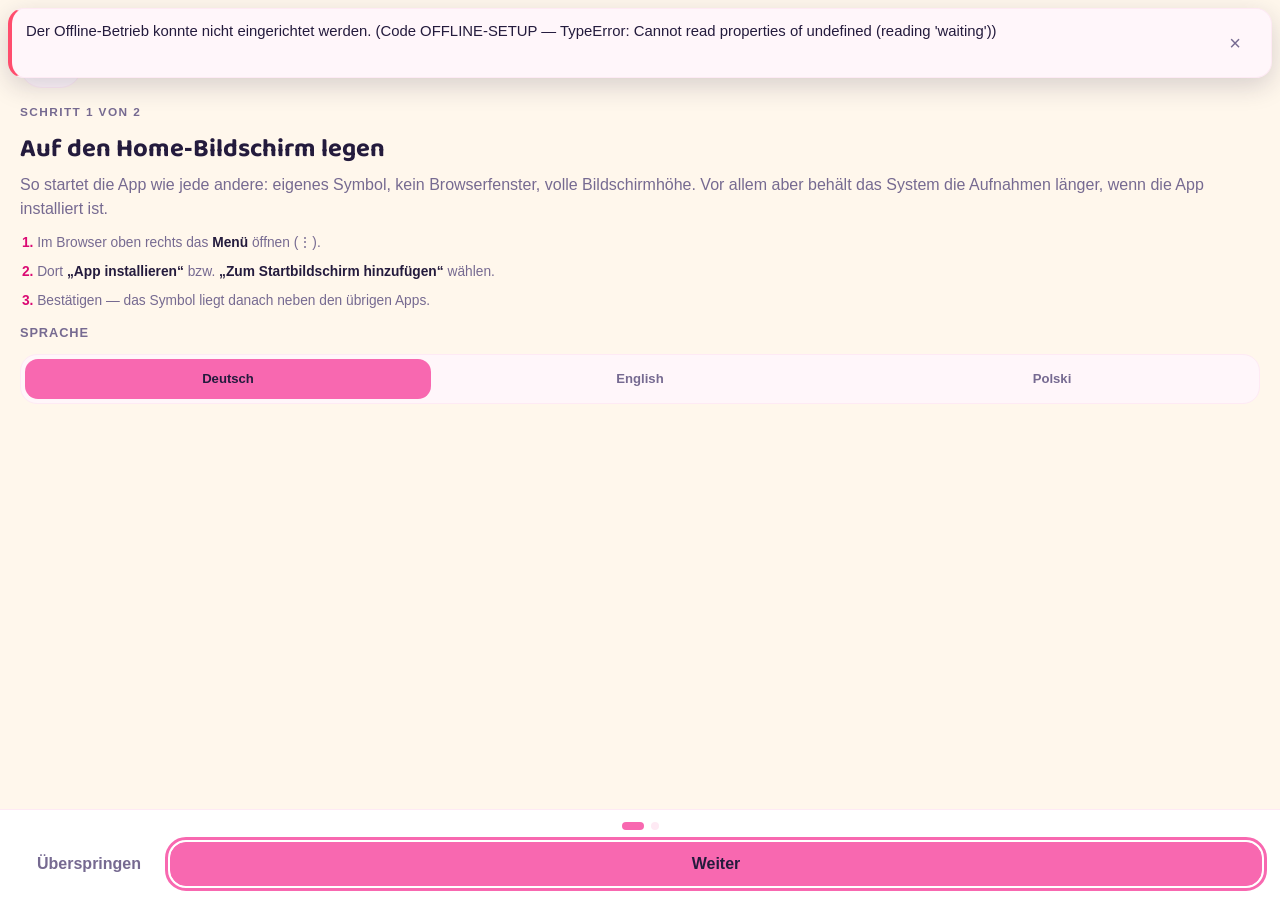
<file: index.html>
<!doctype html>
<html lang="de">
<head>
<meta charset="utf-8">
<!-- AP-C (ARCHITEKTUR-PLAN.md): muss vor allem stehen, was sie regeln soll —
     GitHub Pages kann keine Header setzen, frame-ancestors ist über ein
     Meta-Tag ohnehin nicht durchsetzbar und deshalb bewusst nicht Teil davon.
     default-src 'none' als Grundhärtung, alles andere explizit erlaubt:
     blob: in script-src/worker-src wegen des AudioWorklet-Moduls
     (signalsmith-stretch.js erzeugt eine Blob-URL für
     audioWorklet.addModule()), 'wasm-unsafe-eval' wegen der
     WASM-Instanziierung darin, media-src blob: für <audio> mit Blob-URLs,
     frame-src blob: für die PDF-Vorschau im iframe ('self' für den
     Ausbildung uebe-lab.html, Einsingen einsingen.html im Tools-Reiter), font-src data: für die
     eingebettete woff2-Schrift weiter unten, img-src data: blob: für Icons
     und (Vorsichtshalber) Blob-Vorschauen. -->
<meta http-equiv="Content-Security-Policy" content="default-src 'none'; script-src 'self' blob: 'wasm-unsafe-eval'; worker-src 'self'; style-src 'self' 'unsafe-inline'; img-src 'self' data: blob:; font-src 'self' data:; media-src 'self' blob:; frame-src 'self' blob:; connect-src 'self' wss://uhr.ptb.de https://lrclib.net https://*.workers.dev; manifest-src 'self'; object-src 'none'; base-uri 'none'; form-action 'none';">
<meta name="viewport" content="width=device-width, initial-scale=1, viewport-fit=cover">
<title>BVG</title>

<!-- Alle Pfade relativ: die App liegt unter einem Unterpfad (…github.io/<repo>/). -->
<link rel="manifest" href="./manifest.json">
<link rel="icon" href="./icon-192.png" type="image/png">
<link rel="apple-touch-icon" href="./icon-192.png">
<meta name="theme-color" content="#fff7ec">
<meta name="apple-mobile-web-app-capable" content="yes">
<meta name="apple-mobile-web-app-status-bar-style" content="black-translucent">
<meta name="apple-mobile-web-app-title" content="BVG">
<meta name="color-scheme" content="light">
<meta name="description" content="Übe-Aufnahmen des Chores BVG offline auf dem Handy.">

<style>
/* ==========================================================================
   CSS — Design-Grundlagen „Konfetti"
   Helles, fröhliches Design mit kräftigen Farbtupfern und stark abgerundeten
   Formen. System-Schriften, keine externen Ressourcen.
   ========================================================================== */

:root {
  --bg:         #fff7ec;
  --surface:    #ffffff;
  --surface-2:  color-mix(in srgb, var(--accent) 6%, white);   /* zarte Tönung, folgt der Akzentfarbe */
  --line:       color-mix(in srgb, var(--accent) 14%, white);  /* etwas kräftiger als --surface-2, für Ränder */
  --text:       #241b3d;
  /* Kontrastgrenze (WCAG AA, 4,5:1): 4,66:1 auf --bg, 4,95:1 auf --surface,
     4,95:1 für Weiß auf --muted (Badge, siehe unten) — bitte nicht wieder
     aufhellen, ohne neu nachzurechnen. */
  --muted:      #766a91;
  --accent:     #F868B0;
  --accent-rgb: 248,104,176;             /* dieselbe Farbe wie --accent, als "r,g,b" für rgba() unten —
                                            wird zusammen mit --accent umgeschaltet (siehe applyAccentColor) */
  /* Abgedunkelte Variante von --accent für Text/Icons auf hellem Grund
     (≥4,5:1 auf --bg/--surface/--surface-2, siehe deriveAccentForeground) —
     dieser Wert ist nur der statische Startzustand für Pink, bis
     applyAccentColor() beim Laden der Einstellungen den echten, zur
     jeweiligen Akzentfarbe passenden Wert setzt. --accent selbst bleibt für
     Füllungen, große Flächen und Fokusringe im Einsatz. */
  --accent-foreground: #db0a73;
  --accent-ink: #241b3d;
  --accent-2:   #33c9dc;
  --accent-3:   #ffd23f;
  --danger:     #ff4d6d;
  --ok:         #21b17f;
  --warn:       #ffb100;
  /* Dieselben Farben als TEXT sind auf dem hellen Grund zu blass (Warn 1,8:1,
     Danger 3,2:1, OK 2,7:1 — nötig 4,5:1, WCAG 1.4.3). Für Schrift deshalb
     diese dunkleren Töne; die hellen bleiben für Flächen, Ränder, Icons. */
  --warn-fg:    #8a5a00;   /* 5,9:1 auf Weiß */
  --danger-fg:  #c8102e;   /* 5,9:1 auf Weiß */
  --ok-fg:      #157a55;   /* 5,3:1 auf Weiß */
  --pill-line:  rgba(var(--accent-rgb),.32);   /* zarter Rosa-Rand für Pillenknöpfe */

  --radius:     20px;
  --tap:        44px;          /* Mindestgröße für Touch-Ziele */
  --pad:        16px;
  --nav-h:      62px;
  /* Höhe der Lyrics-Werkzeugleiste samt Abstand darunter. Bestimmt die Leiste
     selbst (min-height) und den Ausgleich im Notizen-Reiter, damit die
     +-Knöpfe der beiden leeren Reiter auf gleicher Höhe liegen. */
  --lyrics-toolbar-h: 60px;
  /* Fläche, in deren Mitte der +-Knopf eines leeren Reiters sitzt. */
  --empty-add-h: 44vh;

  --safe-top:    env(safe-area-inset-top, 0px);
  --safe-bottom: env(safe-area-inset-bottom, 0px);
  --safe-left:   env(safe-area-inset-left, 0px);
  --safe-right:  env(safe-area-inset-right, 0px);

  --font: -apple-system, BlinkMacSystemFont, "Segoe UI", Roboto, sans-serif;
  --font-display: 'Baloo 2', var(--font);
}

/* Baloo 2 (Fett) eingebettet statt per Google-Fonts-Link geladen — die App
   macht bewusst keine Netzwerkanfragen und muss offline funktionieren.
   Nur der lateinische Zeichensatz (reicht inkl. ä/ö/ü/ß). */
@font-face {
  font-family: 'Baloo 2';
  font-style: normal;
  font-weight: 700;
  font-display: swap;
  src: url([data-uri]) format('woff2');
  unicode-range: U+0000-00FF, U+0131, U+0152-0153, U+02BB-02BC, U+02C6, U+02DA, U+02DC, U+0304, U+0308, U+0329, U+2000-206F, U+20AC, U+2122, U+2191, U+2193, U+2212, U+2215, U+FEFF, U+FFFD;
}

* { box-sizing: border-box; }

html, body {
  margin: 0;
  padding: 0;
  height: 100%;
  overscroll-behavior-y: none;
}

body {
  background: var(--bg);
  color: var(--text);
  font-family: var(--font);
  /* 100 % statt fester 16px: so wirkt die im Browser eingestellte
     Schriftgröße. min-width ist weg — bei 200 % Zoom rutschte die Seite
     sonst seitlich aus dem Bild (U12). */
  font-size: 100%;
  line-height: 1.45;
  -webkit-font-smoothing: antialiased;
  -webkit-text-size-adjust: 100%;
  overflow-x: hidden;
  display: flex;
  flex-direction: column;
}

/* `hidden` muss stärker sein als jede display-Regel weiter unten. Ohne das
   bleiben ausgeblendete Elemente sichtbar, sobald ihre Klasse ein eigenes
   display setzt (.btn ist inline-flex, .filterbar ist flex). */
[hidden] { display: none !important; }

/* Konfetti-Kreise: feste, scharfe Kreisflächen statt verschwommener Farbflecken —
   dieselben zwei Kreise hinter der App wie hinter dem Player/der Playlist. */
body::before, body::after,
.player::before, .player::after {
  content: '';
  position: fixed;
  border-radius: 50%;
  mix-blend-mode: multiply;
  opacity: .4;
  pointer-events: none;
  z-index: -1;
}

/* #player ist (anders als Setlisten-Detail/Import) kein fixiertes, eigene
   Stapelkontext bildendes Vollbild-Overlay mehr, sondern ein normales
   Layout-Element (position:static). Ohne eigenen Stapelkontext landen seine
   negativ gestapelten ::before/::after (z-index:-1) im Stapelkontext von
   body — und werden dort VOR #player's eigenem (undurchsichtigem)
   Hintergrund gemalt, also dahinter versteckt: sichtbar blieb nur ein
   schmaler Streifen unterhalb von #player, über der Navigationsleiste.
   `isolation: isolate` gibt #player einen eigenen Stapelkontext zurück,
   ohne Position/Layout zu ändern — darin malen die eigenen Kreise wieder
   über den eigenen Hintergrund, wie bei den echten Vollbild-Overlays. */
#player { isolation: isolate; }

/* Wenn ein .player sichtbar ist, blendet diese Regel body's eigene Kreise
   aus: sonst lägen sie im schmalen Streifen exakt auf denen des .player und
   wirkten dort durch mix-blend-mode:multiply doppelt so satt. */
body:has(.player:not([hidden]))::before,
body:has(.player:not([hidden]))::after {
  content: none;
}
body::before, .player::before { top: -70px; right: -60px; width: 220px; height: 220px; background: #33c9dc; }
body::after, .player::after { bottom: 40px; left: -130px; width: 380px; height: 380px; background: #ffd23f; }

/* dvh berücksichtigt die ein- und ausfahrende Browserleiste auf dem Handy. */
@supports (height: 100dvh) {
  html, body { height: 100dvh; }
}

/* Installierte iOS/iPadOS-Web-Apps melden für `dvh` teils nur die frühere
   Safari-Inhaltsfläche. `vh` entspricht im Standalone-Modus dagegen der
   vollständigen App-Fläche. Eng auf WebKit-PWAs begrenzen, damit Browser-Tabs
   (mit ein-/ausfahrender Werkzeugleiste) und andere Plattformen `dvh` behalten. */
@media (display-mode: standalone) {
  @supports (-webkit-touch-callout: none) {
    html, body { height: 100vh; }
  }
}

button, input, select, textarea {
  font-family: inherit;
  font-size: 16px;  /* verhindert das automatische Zoomen auf iOS */
  color: inherit;
}

button { cursor: pointer; -webkit-tap-highlight-color: transparent; }

:focus-visible {
  outline: 3px solid var(--accent);
  outline-offset: 2px;
}

h1, h2, h3 { margin: 0; font-weight: 650; line-height: 1.25; font-family: var(--font-display); }

/* ---------- Inhaltsbereich ---------------------------------------------- */
/* Die frühere Kopfzeile mit allgemeiner Überschrift ist entfallen — mehr
   Platz für Inhalte. Der obere Sicherheitsabstand (Notch/Kamera) wandert
   deshalb hierher, statt wie zuvor von der Kopfzeile übernommen zu werden. */

.app-main {
  flex: 1 1 auto;
  overflow-y: auto;
  -webkit-overflow-scrolling: touch;
  padding: calc(var(--pad) + var(--safe-top)) calc(var(--pad) + var(--safe-right))
           calc(var(--pad) + 24px) calc(var(--pad) + var(--safe-left));
}

.view { display: none; }
.view.is-active { display: block; animation: fade .18s ease-out; }

/* Bibliothek und Setlisten haben einen schwebenden +-Knopf (siehe .fab-add)
   und brauchen unten Luft: sonst liegt der letzte Listeneintrag am Ende der
   Liste dauerhaft darunter und lässt sich nicht mehr antippen. */
#view-songs, #view-playlists { padding-bottom: 52px; }

@keyframes fade { from { opacity: 0; } to { opacity: 1; } }

@media (prefers-reduced-motion: reduce) {
  .view.is-active { animation: none; }
}

/* ---------- Navigationsleiste unten ------------------------------------- */

.app-nav {
  flex: 0 0 auto;
  display: grid;
  grid-template-columns: repeat(4, minmax(0, 1fr));
  background: transparent;
  border-top: 1px solid var(--line);
  padding-bottom: var(--safe-bottom);
  padding-left: var(--safe-left);
  padding-right: var(--safe-right);
}

.nav-btn {
  min-height: var(--nav-h);
  border: 0;
  background: transparent;
  color: var(--muted);
  display: flex;
  flex-direction: column;
  align-items: center;
  justify-content: center;
  gap: 3px;
  padding: 8px 2px;
  font-size: 0.72rem;
  font-weight: 600;
  letter-spacing: 0.01em;
  /* Bei großer Schrift umbrechen statt die Seite waagrecht zu sprengen. */
  min-width: 0;
  text-align: center;
  line-height: 1.15;
  overflow-wrap: anywhere;
  hyphens: auto;
}

.nav-btn svg { width: 24px; height: 24px; display: block; }

/* Auf sehr schmalen Geräten (320 px) muss „Einstellungen" noch in die Spalte passen. */
@media (max-width: 359px) {
  .nav-btn { font-size: 0.66rem; }
}

.nav-btn[aria-current="page"] { color: var(--accent-foreground); font-weight: 800; }
.nav-btn:active { background: var(--surface-2); }

/* ---------- Tools-Reiter ------------------------------------------------- */
/* Vier Blöcke ohne sichtbare Überschriften (die Überschriften bleiben als
   .visually-hidden im DOM): Einsingen (getönte Karte), Üben (drei Ringe),
   Licks & Grooves (Name + Fortschrittsbalken), Werkzeuge (2×2). Die
   Einstellungen sitzen als .tools-dock am unteren Rand, direkt über der
   Navigation, und bleiben immer sichtbar (position: sticky im Scrollbereich
   .app-main). Ist der Inhalt zu lang, scrollt er unter der Leiste weg. Die
   Einstellungen öffnen als Unterseite (Zurück über #settings-back); showTab()
   markiert dort weiterhin „Tools". Farben folgen der Akzentfarbe. */
#view-tools {
  --tint: color-mix(in srgb, var(--accent) 16%, white);
  --tint-line: color-mix(in srgb, var(--accent) 28%, white);
}
/* Nur solange der Tools-Reiter aktiv ist: der Scrollbereich füllt die Höhe,
   damit das Dock auch bei kurzem Inhalt unten klebt. Das untere Polster
   (sonst 40px) übernimmt das Dock selbst. */
.app-main:has(#view-tools.is-active) { display: flex; flex-direction: column; padding-bottom: 0; }
#view-tools.is-active { flex: 1 0 auto; display: flex; flex-direction: column; }
.tools-blocks { display: flex; flex-direction: column; gap: 24px; padding-bottom: 12px; }

/* Einsingen */
.warmup-card { background: var(--tint); border: 1px solid var(--tint-line); border-radius: 22px; padding: 12px; }
.warmup-head { display: flex; align-items: center; gap: 10px; }
.warmup-head .tool-tile-icon { width: 36px; height: 36px; background: var(--surface); }
.warmup-head .tool-tile-icon svg { width: 22px; height: 22px; }
.warmup-title { flex: 1 1 auto; min-width: 0; font-size: 1.25rem; font-weight: 700; line-height: 1.2; overflow-wrap: anywhere; hyphens: auto; }
/* Stimme als Pille (aus dem Stimmprofil). Ein Tipp öffnet das Popup
   „Einstellungen fürs Üben“ (openToolPrefs in app.js); ::before vergrößert die
   Trefferfläche über die sichtbare Pille hinaus, ohne sie aufzublähen. */
.voice-pill { position: relative; flex: 0 0 auto; display: inline-flex; align-items: center; gap: 6px; padding: 3px 10px 3px 12px; border: 0; border-radius: 999px; background: var(--surface); color: var(--text); font: inherit; font-size: .85rem; font-weight: 700; }
.voice-pill::before { content: ''; position: absolute; inset: -8px -4px; }
.voice-pill::after { content: ''; width: 6px; height: 6px; margin-top: -3px; border: solid currentColor; border-width: 0 2px 2px 0; transform: rotate(45deg); opacity: .6; }
.voice-pill:active { background: var(--surface-2); }
/* Popup „Einstellungen fürs Üben“ */
.prefs-group { margin-bottom: 16px; }
.dialog .prefs-title { margin: 0 0 6px; font-size: .95rem; text-transform: none; letter-spacing: 0; color: var(--text); }
.prefs-group .chip-grid { grid-template-columns: repeat(auto-fit, minmax(64px, 1fr)); }
.prefs-group .chip { padding-inline: 4px; }
.dialog .prefs-hint { margin: 6px 0 0; }
.warmup-actions { display: grid; grid-template-columns: minmax(0, 1fr) minmax(0, 1fr) auto; gap: 8px; margin-top: 10px; }
.warmup-btn { min-height: 44px; padding: 6px 8px; border-radius: 999px; border: 1px solid var(--tint-line); background: var(--surface); color: var(--text); font-weight: 700; font-size: .9rem; line-height: 1.2; text-align: center; overflow-wrap: anywhere; }
.warmup-btn:active { background: var(--surface-2); }
/* „Mehr“: nur Text, damit Kurz/Lang klar im Vordergrund stehen. Etwas
   dunkler als --muted, weil der Grund hier getönt ist (Kontrast ≥ 4,5:1). */
.warmup-btn--more { padding: 6px 16px; border-color: transparent; background: transparent; color: color-mix(in srgb, var(--muted) 75%, var(--text)); }
.warmup-btn--more:active { background: transparent; opacity: .7; }

/* Üben: drei Ringe (Füllung = Stufe/6, gesetzt von renderPracticeTiles) */
.practice-card { background: var(--surface); border: 1px solid var(--line); border-radius: 20px; padding: 8px 12px; }
.practice-grid { display: grid; grid-template-columns: repeat(3, minmax(0, 1fr)); gap: 6px; }
.practice-tile { min-width: 0; padding: 4px 0; border: 0; border-radius: 14px; background: transparent; color: var(--text); display: flex; flex-direction: column; align-items: center; gap: 4px; text-align: center; }
.practice-tile:active { background: var(--surface-2); }
.practice-ring { position: relative; width: 56px; height: 56px; display: block; }
.practice-ring .ring { position: absolute; inset: 0; width: 56px; height: 56px; transform: rotate(-90deg); }
.practice-ring circle { fill: none; stroke-width: 5; }
.practice-ring .ring-bg { stroke: var(--line); }
.practice-ring .ring-fg { stroke: var(--accent-foreground); stroke-linecap: round; stroke-dasharray: calc(var(--level, 0) * 150.8px) 150.8px; }
/* Stufe 0: kein Bogen (ein Null-Strich mit runder Kappe würde als Punkt erscheinen). */
.practice-tile[data-level="0"] .ring-fg { stroke-opacity: 0; }
.ring-icon { position: absolute; inset: 0; display: flex; align-items: center; justify-content: center; color: var(--accent-foreground); }
.ring-icon svg { width: 22px; height: 22px; display: block; }
.practice-name { font-family: var(--font-display); font-weight: 700; font-size: .94rem; line-height: 1.1; overflow-wrap: anywhere; }
.practice-level { font-size: .72rem; font-weight: 600; line-height: 1.1; color: var(--muted); font-variant-numeric: tabular-nums; }

/* Weiße Kacheln: Licks & Grooves (Name + Balken) und Werkzeuge (Name):
   Metronom, Tuner, Piano, Lichtshow (2×2), darunter Groove Lab über die volle Breite. */
.licks-grid, .tools-grid { display: grid; grid-template-columns: repeat(2, minmax(0, 1fr)); gap: 10px; }
.tool-tile { min-width: 0; min-height: 76px; padding: 12px 14px; border: 1px solid var(--line); border-radius: 18px; background: var(--surface); color: var(--text); display: flex; align-items: center; gap: 12px; text-align: left; }
.tool-tile--wide { grid-column: 1 / -1; }
.tool-tile:active { background: var(--surface-2); }
.tool-tile:disabled { opacity: .55; }
.tool-tile-icon { width: 44px; height: 44px; flex: 0 0 auto; border-radius: 50%; background: rgba(var(--accent-rgb), .14); color: var(--accent-foreground); display: flex; align-items: center; justify-content: center; }
.tool-tile-icon svg { width: 24px; height: 24px; display: block; }
.tool-tile-label { font-family: var(--font-display); font-weight: 700; font-size: 1.05rem; line-height: 1.2; max-width: 100%; overflow-wrap: anywhere; hyphens: auto; }
.tool-tile-text { flex: 1 1 auto; min-width: 0; display: flex; flex-direction: column; gap: 6px; }
/* Fortschrittsbalken: Anteil „sitzender“ Bausteine, --pct setzt renderLicksCard. */
.tool-tile-progress { display: block; height: 6px; border-radius: 3px; background: var(--line); overflow: hidden; }
.tool-tile-progress > i { display: block; height: 100%; width: var(--pct, 0%); border-radius: 3px; background: var(--accent-foreground); }
.tool-tile-arrow { flex: 0 0 auto; color: var(--muted); display: flex; }
.tool-tile-arrow svg { width: 18px; height: 18px; }
@media (max-width: 359px) {
  .tool-tile { padding: 10px; gap: 8px; }
  .tool-tile-icon { width: 38px; height: 38px; }
  .tool-tile-label { font-size: .95rem; }
}

/* Einstellungen: unten angedockt. Der Rahmen lässt Tipps durch, nur die
   Leiste selbst reagiert — daneben bleiben die Kacheln darunter bedienbar.
   Bewusst ohne eigenen Hintergrund (sonst würden die Konfetti-Kreise
   abgeschnitten); die Leiste ist deckend, Inhalt verschwindet dahinter. */
.tools-dock { position: sticky; bottom: 0; z-index: 2; margin-top: auto; padding: 8px 0; pointer-events: none; }
.tools-settings { pointer-events: auto; width: 100%; min-height: 48px; padding: 0 14px; border: 1px solid var(--tint-line); border-radius: 16px; background: var(--tint); color: var(--text); display: flex; align-items: center; gap: 10px; text-align: left; }
.tools-settings:active { filter: brightness(.97); }
.tools-settings .tool-tile-icon { width: 32px; height: 32px; background: var(--surface); }
.tools-settings .tool-tile-icon svg { width: 18px; height: 18px; }
.tools-settings .tool-tile-label { flex: 1 1 auto; font-size: 1rem; }

.subpage-back {
  min-height: var(--tap);
  display: inline-flex;
  align-items: center;
  gap: 2px;
  border: 0;
  background: transparent;
  color: var(--accent-foreground);
  font-weight: 700;
  font-size: 0.95rem;
  padding: 0 10px 0 0;
  margin: -8px 0 8px;
}
.subpage-back svg { width: 22px; height: 22px; }

/* ---------- Bausteine ---------------------------------------------------- */

.card {
  background: var(--surface);
  border: 1px solid var(--line);
  border-radius: var(--radius);
  padding: var(--pad);
  margin-bottom: 14px;
}

.card h2 {
  font-family: var(--font);
  font-size: 0.8rem;
  text-transform: uppercase;
  letter-spacing: 0.07em;
  color: var(--muted);
  margin-bottom: 12px;
}

/* Einstellungsseite: jede Karte startet eingeklappt, siehe
   initSettingsAccordion() — nur die Überschrift plus Pfeil ist sichtbar,
   bis man antippt. Der <button> steckt IM <h2> (nicht der h2 selbst als
   role=button), damit Screenreader-Überschriftennavigation die Karten der
   Einstellungsseite weiterhin findet (Befund F-14 im Audit vom 9. September
   2026). */
#view-settings .card h2 { margin-bottom: 0; }
#view-settings .card h2.card-toggle--expanded { margin-bottom: 12px; }
.card-toggle {
  display: flex;
  align-items: center;
  gap: 10px;
  width: 100%;
  cursor: pointer;
  user-select: none;
  background: none;
  border: none;
  padding: 0;
  margin: 0;
  font: inherit;
  color: inherit;
  text-transform: inherit;
  letter-spacing: inherit;
  text-align: left;
}
.card-toggle:focus-visible {
  outline: 2px solid var(--accent);
  outline-offset: 3px;
  border-radius: 6px;
}
/* Dasselbe Linien-Icon wie in der unteren Navigation — nur kleiner und in
   der gedeckten Überschriftenfarbe statt der Akzentfarbe. */
.card-icon { flex: 0 0 auto; width: 19px; height: 19px; }
.card-chevron { flex: 0 0 auto; margin-left: auto; display: flex; transition: transform .15s ease; }
.card-chevron svg { width: 16px; height: 16px; }
.card-toggle[aria-expanded="true"] .card-chevron { transform: rotate(180deg); }

/* Gruppierte oberste Ebene der Einstellungen: mehrere Karten teilen sich eine
   Fläche mit Trennlinien statt je einer eigenen Box, darüber ein schmales
   Gruppen-Label. Das Auf-/Zuklappen je Karte (initSettingsAccordion) bleibt
   unverändert — hier ändert sich nur die geschlossene Optik.

   Wichtig: Die gemeinsame Fläche ist .settings-group-box, nicht
   .settings-group. Das Label steht als Geschwister DAVOR und bleibt damit
   außerhalb der Box — lag es (wie zuvor) mit in der Fläche, schnitt deren
   abgerundete Oberkante die Versalien oben an und das Label klebte ohne
   Innenabstand an der Rahmenlinie. */
.settings-group { margin-bottom: 20px; }
.settings-group-label {
  font-size: 0.78rem;
  text-transform: uppercase;
  letter-spacing: 0.04em;
  font-weight: 500;
  color: var(--accent-foreground);
  margin: 0 6px 8px;
}
#view-settings .settings-group-box {
  background: var(--surface);
  border: 1px solid var(--line);
  border-radius: var(--radius);
  overflow: hidden;
}
#view-settings .settings-group .card {
  background: none;
  border: 0;
  border-bottom: 1px solid var(--line);
  border-radius: 0;
  margin-bottom: 0;
}
#view-settings .settings-group .card:last-child { border-bottom: 0; }
#view-settings .settings-group .card h2 {
  text-transform: none;
  letter-spacing: normal;
  font-size: 0.98rem;
  font-weight: 400;
  color: var(--text);
}
/* Icon in farbigem Badge statt freistehend — nur im Umschalter der
   Einstellungs-Zeile, nicht bei den (viel kleineren) Icons in Buttons
   innerhalb einer aufgeklappten Karte, die dieselbe Klasse teilen.
   Einheitlich in der Akzentfarbe, wie der Rest der App — bewusst kein
   Farbcode je Karte. .card-row > .card-icon deckt die Karten ohne
   Klapplogik ab (Lichtshow, Bildschirm & Hintergrund; siehe
   initSettingsAccordion() / data-no-accordion), deren Icon nicht in
   einem JS-erzeugten .card-toggle-Knopf steckt, sondern in der von Hand
   geschriebenen .card-row. */
#view-settings .settings-group .card-toggle > .card-icon,
#view-settings .settings-group .card-row > .card-icon {
  width: 34px;
  height: 34px;
  padding: 8px;
  box-sizing: border-box;
  background: rgba(var(--accent-rgb), .14);
  color: var(--accent-foreground);
  border-radius: 11px;
}
/* Die Kopfzeile jeder Karte/Zeile auf oberster Ebene ist durchgehend in der
   Akzentfarbe hinterlegt — nicht nur beim Aufklappen, damit die ganze
   Titelliste einheitlich farbig wirkt. Bis an den Kartenrand, die Rundung
   übernimmt die äußere .settings-group-box (overflow:hidden). */
#view-settings .settings-group .card > h2 {
  background: rgba(var(--accent-rgb), .07);
  margin: calc(-1 * var(--pad));
  padding: var(--pad);
}
/* Eingeklappt bleibt sonst das Karten-Padding unter der Kopfzeile als
   ungefärbte Lücke stehen (die Karte selbst polstert ja weiterhin nach
   allen Seiten) — die untere Randlinie zieht also näher heran. Nur beim
   Aufklappen kommt der kleine Abstand vor dem Karteninhalt zurück; höhere
   Spezifität als die allgemeine Regel weiter oben gewinnt zuverlässig. */
#view-settings .settings-group .card > h2.card-toggle--expanded {
  margin-bottom: 12px;
}
/* Karten ohne Klapplogik (Lichtshow, Bildschirm & Hintergrund): deren h2
   bekommt nie die .card-toggle--expanded-Klasse oben, bleibt also immer
   randständig eingezogen. Ein direkt folgender .setting-detail (siehe
   Bildschirm & Hintergrund) braucht dafür seinen eigenen Abstand zur
   Kopfzeile zurück, statt darunter/-über zu rutschen. */
#view-settings .settings-group .card[data-no-accordion] > .setting-detail {
  margin-top: calc(var(--pad) + 8px);
}

/* Karten ohne Klapplogik (Lichtshow, Bildschirm & Hintergrund): Icon,
   Beschriftung und Bedienelement in einer Zeile auf derselben Fluchtlinie
   wie die aufklappbaren Karten, nur ohne Pfeil-nach-unten/Körper. */
#view-settings .settings-group .card-row {
  display: flex;
  align-items: center;
  gap: 10px;
}
button.card-row {
  width: 100%;
  background: none;
  border: 0;
  padding: 0;
  margin: 0;
  font: inherit;
  color: inherit;
  text-align: left;
  cursor: pointer;
}
button.card-row:focus-visible {
  outline: 2px solid var(--accent);
  outline-offset: 3px;
  border-radius: 6px;
}
#view-settings .settings-group .card-row-label { flex: 1 1 auto; min-width: 0; }
#view-settings .settings-group .card-row > .setting-label-line { flex: 1 1 auto; min-width: 0; }
#view-settings .settings-group .card-arrow { flex: 0 0 auto; margin-left: auto; color: var(--muted); display: flex; }
#view-settings .settings-group .card-arrow svg { width: 16px; height: 16px; }

.muted { color: var(--muted); }
.small { font-size: 0.86rem; }
.stack > * + * { margin-top: 10px; }

/* „Nächster Gig"-Liste (renderCurrentSetlist): einzeilige Songtitel, keine
   eigenständigen Zeilen wie im .stack — 10px Zeilenabstand wirkte hier viel
   zu luftig, deshalb eine engere eigene Regel statt eines Inline-Styles. */
/* „Nächster Gig“ (Entwurf A „Bühne“): Karte in der Akzentfarbe, knapp oben,
   alle Titel auf einer weißen Liste mit den Stimmen als Farbpunkten. */
.gig-hero {
  background: var(--accent); color: var(--accent-ink); border-radius: 28px;
  padding: 12px 14px 14px 18px; margin-bottom: 18px;
  display: flex; flex-direction: column; gap: 8px;
  box-shadow: 0 10px 28px -14px rgba(var(--accent-rgb), .9);
}
.gig-head { display: flex; align-items: center; gap: 2px; margin-bottom: -8px; }
.gig-label { flex: 1; font-size: 12px; font-weight: 800; letter-spacing: .08em; text-transform: uppercase; }
.gig-icon {
  width: 40px; height: 40px; border: 0; border-radius: 50%; background: transparent; color: inherit;
  display: grid; place-items: center; padding: 0;
}
.gig-icon svg { width: 22px; height: 22px; }
.gig-icon:active { background: rgba(255,255,255,.35); }
.gig-name { margin: 0; font-family: var(--font-display); font-weight: 800; font-size: 28px; line-height: 1.05; overflow-wrap: anywhere; }
.gig-actions { display: flex; gap: 10px; }
.gig-btn {
  flex: 1; min-height: 46px; border: 0; border-radius: 999px; background: #fff; color: #241b3d;
  font: inherit; font-weight: 750; font-size: 15px; display: flex; align-items: center; justify-content: center; gap: 8px;
}
.gig-btn svg { width: 18px; height: 18px; flex: 0 0 auto; }
.gig-btn--play { background: #241b3d; color: #fff; }
.gig-list { margin: 2px 0 0; padding: 2px 0; list-style: none; background: var(--surface); border-radius: 18px; color: var(--text); }
.gig-list > li + li { border-top: 1px solid var(--line); }
.gig-row {
  width: 100%; min-height: 32px; display: flex; align-items: center; gap: 10px; padding: 3px 14px;
  border: 0; background: transparent; color: inherit; font: inherit; text-align: left;
}
.gig-row:disabled { cursor: default; }
.gig-row.is-missing .gig-title { color: var(--muted); }
.gig-num { width: 20px; flex: 0 0 auto; text-align: right; font-weight: 800; font-size: 12px; color: var(--accent-foreground); font-variant-numeric: tabular-nums; }
.gig-title { flex: 1; min-width: 0; font-weight: 600; font-size: 14px; line-height: 1.25; overflow-wrap: anywhere; }
.gig-voices { display: flex; gap: 3px; flex: 0 0 auto; }
.gig-voices i { width: 7px; height: 7px; border-radius: 50%; }
.gig-row .placeholder-badge svg { width: 15px; height: 15px; }
.pl-section-title { margin: 0 0 8px 4px; font-family: var(--font); font-size: 12px; font-weight: 800; letter-spacing: .08em; text-transform: uppercase; color: var(--muted); }

.btn {
  min-height: var(--tap);
  padding: 11px 18px;
  border-radius: 16px;
  border: 1px solid var(--line);
  background: var(--surface-2);
  color: var(--text);
  font-weight: 600;
  display: inline-flex;
  align-items: center;
  justify-content: center;
  gap: 8px;
}

.btn:active { transform: scale(0.985); }
.btn--primary { background: var(--accent); color: var(--accent-ink); border-color: var(--accent); }
.btn--danger  { background: transparent; color: var(--danger-fg); border-color: var(--danger); }
.btn--block   { display: flex; width: 100%; }
.btn[disabled] { opacity: 0.5; pointer-events: none; }

/* Knopf, der wie ein Textlink aussieht — für kleine Aktionen mitten in einer
   Zeile (z.B. "Version … prüfen"), wo ein voller .btn zu schwer wäre. */
.link-btn {
  min-height: 0; padding: 2px 0; border: 0; background: transparent;
  color: var(--accent-foreground); font-weight: 650; text-decoration: underline;
  text-underline-offset: 2px;
}
.link-btn[disabled] { opacity: 0.5; pointer-events: none; }

/* Auswahl der eigenen Stimme: Raster aus großen, gut treffbaren Knöpfen. */
.chip-grid {
  display: grid;
  grid-template-columns: repeat(auto-fill, minmax(96px, 1fr));
  gap: 8px;
}

.chip {
  min-height: var(--tap);
  border-radius: 16px;
  border: 1px solid var(--line);
  background: var(--surface-2);
  color: var(--text);
  font-weight: 600;
  padding: 10px 6px;
}

/* Größer als der Standard-.chip-grid: überall dort, wo eine Stimme aktiv
   ausgewählt wird (REC bearbeiten, „Meine Stimmen" in den Einstellungen,
   Lichtshow) statt nur nebenbei angezeigt — mehr Fläche pro Pille trifft
   sich leichter. */
.chip-grid--lg { grid-template-columns: repeat(auto-fill, minmax(104px, 1fr)); }
.chip-grid--lg .chip { min-height: 56px; font-size: 1rem; }

/* Stimmwahlen greifen die kleinen, farbigen Ellipsen aus der Songliste auf.
   Die Pille selbst bleibt dabei mindestens 44 px hoch und damit ein bequemes
   Touch-Ziel; anders als das alte Raster wird sie nicht zur Kachel gestreckt. */
.voice-pill-picker {
  display: flex;
  flex-wrap: wrap;
  align-items: center;
  justify-content: center;
  gap: 10px;
}
.chip-grid--lg .chip--voice {
  flex: 0 0 auto;
  min-height: var(--tap);
  padding: 9px 18px;
  border-radius: 999px;
  font-size: .88rem;
}

.chip[aria-pressed="true"] {
  background: var(--accent);
  color: var(--accent-ink);
  border-color: var(--accent);
}

/* Die Farbe kommt als CSS-Variable von außen (siehe renderVoicePicker),
   damit jede Stimme ihre eigene Farbe aus VOICE_COLOR trägt. Nicht gewählte
   Stimmen erscheinen bewusst als helle Pastelltöne; die volltonige Füllung
   und der zusätzliche Ring machen die aktive Auswahl auf einen Blick klar. */
.chip--voice {
  background: color-mix(in srgb, var(--voice-c) 24%, white);
  border-color: color-mix(in srgb, var(--voice-c) 48%, white);
  color: color-mix(in srgb, var(--voice-c) 48%, var(--text));
}
.chip--voice[aria-pressed="true"] {
  background: var(--voice-c);
  border-color: var(--voice-c);
  color: #fff;
  box-shadow: 0 0 0 3px var(--surface), 0 0 0 5px var(--text);
}

/* Lichtshow — Ansicht unter Einstellungen → Lichtshow. --lightshow-voice-c
   kommt von außen (siehe renderLightshowVoiceLine/renderLightshowList). */
.lightshow-voice-dot {
  display: inline-block;
  width: 14px;
  height: 14px;
  border-radius: 50%;
  background: var(--lightshow-voice-c, var(--accent));
  flex: 0 0 auto;
}
.lightshow-tile {
  display: flex;
  flex-direction: column;
  gap: 4px;
  padding: 12px 14px;
  border: 1px solid var(--line);
  border-radius: var(--radius);
  background: var(--surface);
}
.lightshow-tile-preview {
  display: block;
  width: 100%;
  height: 92px;
  border-radius: 8px;
  background: #000;
}
.lightshow-preview-wrap { position: relative; }
.lightshow-preview-play {
  position: absolute;
  inset: 50% auto auto 50%;
  transform: translate(-50%, -50%);
  width: 42px;
  height: 42px;
  border: 1px solid rgba(255,255,255,.7);
  border-radius: 50%;
  background: rgba(0,0,0,.72);
  color: #fff;
  font-size: 17px;
  padding-left: 4px;
  cursor: pointer;
}
.lightshow-preview-play[hidden] { display: none; }
.lightshow-tile.is-recommended { border-color: var(--accent); }
.lightshow-tile-badge {
  font-size: 11px;
  font-weight: 600;
  padding: 2px 8px;
  border-radius: 999px;
  background: var(--accent);
  color: var(--accent-ink);
}

.row {
  display: flex;
  align-items: center;
  justify-content: space-between;
  gap: 12px;
}

/* Leerer Zustand (noch keine Songs / Playlisten) */
.empty {
  text-align: center;
  padding: 44px 18px;
  color: var(--muted);
}

.empty svg { width: 56px; height: 56px; opacity: .55; margin-bottom: 14px; }
.empty h2 { color: var(--text); font-size: 1.1rem; margin-bottom: 8px; text-transform: none; letter-spacing: 0; }

/* Songliste (ab M1 gefüllt) */
.list { list-style: none; margin: 0; padding: 0; }

/* Songliste nach Anfangsbuchstaben (siehe renderSongs): der Buchstabe klebt
   beim Scrollen oben, die Songs einer Gruppe teilen sich eine Karte. Der
   Buchstabe sitzt auf einer milchigen Pille statt einem deckenden Streifen,
   damit die Deko-Kreise im Hintergrund nicht hart abgeschnitten werden. */
.song-az-group { margin-bottom: 14px; }
.song-az-head {
  position: sticky;
  top: 0;
  z-index: 3;
  padding: 8px 0 6px;
  font-size: 1.35rem;
  font-weight: 800;
  line-height: 1;
  color: var(--accent);
}
.song-az-head span {
  display: inline-block;
  min-width: 1.6em;
  padding: 4px 12px;
  border-radius: 999px;
  background: color-mix(in srgb, var(--bg) 72%, transparent);
  -webkit-backdrop-filter: blur(10px);
  backdrop-filter: blur(10px);
}
.song-az-group .list {
  border: 1px solid var(--pill-line);
  border-radius: var(--radius);
  overflow: hidden;
  background: rgba(var(--accent-rgb),.045);
}
.song-az-group .list-item { border: 0; border-radius: 0; margin: 0; background: transparent; }
.song-az-group .list > li + li .list-item { border-top: 1px solid var(--pill-line); }
/* Die Karte schneidet mit overflow:hidden ab — den Fokusrahmen nach innen legen. */
.song-az-group .list-item:focus-visible { outline-offset: -3px; }

/* Zeilen außerhalb des Bildschirms überspringt der Browser beim Berechnen und
   Zeichnen. Bei einer großen Bibliothek ist das der Unterschied zwischen einem
   spürbaren Hänger und einem sofortigen Reiterwechsel — sichtbar ändert sich
   nichts. Browser ohne Unterstützung (ältere Safari-Versionen) ignorieren die
   Angabe einfach.
   `auto` merkt sich die zuletzt gemessene Höhe, damit die Bildlaufleiste beim
   Scrollen nicht springt; 66px ist die Höhe einer einzeiligen Zeile.
   Betrifft die Songliste, die Titelauswahl beim Bearbeiten einer Playlist und
   die Auswahlmaske vor dem Import — die drei Listen, die lang werden. */
.list > li,
#pl-candidates > .list-item,
.pick-song {
  content-visibility: auto;
  contain-intrinsic-size: auto 66px;
}

.list-item {
  display: flex;
  align-items: center;
  gap: 12px;
  width: 100%;
  min-height: 50px;
  padding: 9px var(--pad);
  background: rgba(var(--accent-rgb),.045);
  border: 1px solid var(--pill-line);
  border-radius: var(--radius);
  margin-bottom: 7px;
  text-align: left;
}

/* Songwahl im allgemeinen Recorder (siehe renderRecSongPicker) — ist ein
   Song gewählt, steht nur noch er da (Akzentrand), mit X zum Herausnehmen. */
.song-pick-list .list-item.is-picked { border-color: var(--accent); background: rgba(var(--accent-rgb),.09); padding-right: 4px; }
.song-pick-list .pick-clear { flex: 0 0 auto; color: var(--accent-foreground); }

/* Titel und Stimm-Kürzel laufen als ein Textfluss: die Badges hängen sich
   direkt an den Titel und brechen nur um, wenn die Zeile voll ist. */
/* Titel und Stimm-Pillen als ein Block: die Pillen hängen sich direkt an
   den Titel statt an den rechten Rand der Zeile — nur bei sehr langen
   Titeln bricht der Block auf eine zweite Zeile um. */
.song-line {
  display: flex;
  align-items: center;
  flex-wrap: wrap;
  gap: 2px 0;
  line-height: 2;
}
.song-line strong { font-family: var(--font-display); font-weight: 700; font-size: 1rem; margin-right: 8px; }

.voice-chip {
  display: inline-flex;
  align-items: center;
  justify-content: center;
  height: 19px;
  font-size: 0.6rem;
  font-weight: 700;
  letter-spacing: .02em;
  padding: 0 7px;
  margin: 0 3px 3px 0;
  border-radius: 999px;
  background: var(--muted);
  color: #fff;
  vertical-align: middle;
}

/* Stimm-Pills als Stapel: jede weitere Pille schiebt sich unter die vorige,
   sichtbar bleibt ein farbiger Streifen. Praktisch bei vielen geladenen
   Stimmen — Titel und Kopfzeile bleiben kompakt, statt in die Breite oder
   auf mehrere Zeilen zu gehen. Der helle Rand trennt die Farben optisch,
   auch wenn sie sich stark überlappen. */
.voice-pills {
  display: flex;
  align-items: center;
}
.voice-pills .voice-chip {
  margin: 0;
  box-shadow: 0 0 0 2px var(--bg);
}
.voice-pills .voice-chip:not(:first-child) { margin-left: -15px; }

/* Anleitungs-Schritte im Import-Bereich */
.steps { margin: 0; padding-left: 1.25em; }
.steps li { margin-bottom: 9px; }
.steps li::marker { color: var(--accent-foreground); font-weight: 700; }

/* ---------- Suche und Sammelordner-Filter (Bibliothek) ------------------ */

.searchbar { display: flex; align-items: center; gap: 8px; margin-bottom: 12px; }
.searchbar .search-input { flex: 1; min-width: 0; }

.search-input {
  width: 100%;
  min-height: var(--tap);
  padding: 11px 16px;
  border-radius: 999px;
  border: 1px solid rgba(var(--accent-rgb),.3);
  background: rgba(var(--accent-rgb),.07);
  color: var(--text);
}

.search-input::placeholder { color: var(--muted); }

.filterbar {
  display: flex;
  gap: 8px;
  overflow-x: auto;
  scrollbar-width: none;
  padding-bottom: 10px;
  margin-bottom: 4px;
  /* seitliches Wischen in der Filterleiste, ohne die Seite mitzuziehen */
  touch-action: pan-x;
}

.filterbar::-webkit-scrollbar { display: none; }

.filter-chip {
  flex: 0 0 auto;
  min-height: 38px;
  padding: 8px 14px;
  border-radius: 999px;
  border: 1px solid var(--pill-line);
  background: var(--surface);
  color: var(--muted);
  font-size: 0.88rem;
  font-weight: 600;
  white-space: nowrap;
}

.filter-chip[aria-pressed="true"] {
  background: var(--accent);
  color: var(--accent-ink);
  border-color: var(--accent);
}

.placeholder-badge { display: block; flex: 0 0 auto; color: var(--muted); }
.placeholder-badge svg { width: 20px; height: 20px; display: block; }

/* Schwebender +-Knopf, der ein Menü öffnet — in der Bibliothek
   (btn-songs-import-fab) und bei den Setlisten (btn-playlist-add-fab).
   position:fixed statt absolute, weil die Ansichten innerhalb von .app-main
   scrollen — der Knopf soll dabei stehen bleiben. bottom rechnet die Höhe
   der Navigationsleiste mit ein, sonst läge er dahinter. Die Fläche ist mit
   Weiß gemischt: heller und blasser als die volle Akzentfarbe, aber nicht
   dunkler — präsent, ohne zu grell zu sein, und --accent-ink bleibt darauf
   gut lesbar, weil hellere Flächen den Kontrast zur dunklen Tinte nur
   vergrößern (die einfache background-Zeile davor ist der Fallback für
   Browser ohne color-mix()). z-index über dem Menü-Hintergrund (siehe
   .fab-menu-backdrop): bei offenem Menü macht openModal() #main (und damit
   auch diesen Knopf) inert — ein Tipp auf die sichtbare Kreisfläche trifft
   dadurch gar nicht mehr den Knopf, sondern fällt zum darunterliegenden,
   nicht inerten Backdrop durch und schließt so das Menü genauso wie ein
   Tipp daneben. */
.fab-add {
  position: fixed;
  right: calc(16px + var(--safe-right));
  bottom: calc(var(--nav-h) + var(--safe-bottom) + 16px);
  z-index: 7;
  width: 56px;
  height: 56px;
  min-width: 56px;
  min-height: 56px;
  border-radius: 50%;
  border: 0;
  background: var(--accent);
  color: var(--accent-foreground, #fff);
  display: flex;
  align-items: center;
  justify-content: center;
  box-shadow: 0 3px 10px rgba(0,0,0,.2);
}
.fab-add:active { transform: scale(.94); }
.fab-add svg {
  width: 26px;
  height: 26px;
  transition: transform .18s ease;
}
/* + dreht sich zu × — ersetzt den früheren „Abbrechen"-Eintrag im Menü:
   der offensichtliche Weg, es wieder zu schließen, ist derselbe Knopf. */
.fab-add[aria-expanded="true"] svg { transform: rotate(45deg); }

/* Menü, das aus dem +-Knopf herauswächst (siehe .fab-menu-backdrop weiter
   unten): eigener, unsichtbarer Vollbild-Layer nur zum Einfangen von Klicks
   außerhalb, darin das eigentliche Menü rechtsbündig über dem Knopf verankert
   und mit transform-origin unten rechts skaliert — wirkt dadurch wie eine
   Erweiterung des Knopfs, nicht wie ein eigenständiger Dialog. */
.fab-menu-backdrop {
  position: fixed;
  inset: 0;
  z-index: 6;
  background: transparent;
}
/* left/bottom/transform-origin setzt showFabMenu() beim Öffnen aus der Lage
   des auslösenden Knopfs — der sitzt mal unten rechts (Bibliothek), mal
   mittig im Text (Setlisten). Die Werte hier sind nur der Startwert, falls
   das Menü einmal ohne Messung auftaucht. */
.fab-menu {
  position: absolute;
  left: 50%;
  bottom: 50%;
  display: flex;
  flex-direction: column;
  width: min(240px, calc(100vw - 32px));
  transform-origin: bottom center;
  animation: fab-menu-in .16s ease-out;
  /* Ein Kasten mit Trennlinien statt einzelner Pills — klar vom Hintergrund
     abgesetzt. */
  background: var(--surface);
  border: 1px solid rgba(var(--accent-rgb), .35);
  border-radius: 16px;
  box-shadow: 0 10px 28px rgba(0,0,0,.22), 0 2px 6px rgba(0,0,0,.12);
  overflow: hidden;
}
/* Klappt das Menü nach unten auf (siehe placeFabMenu), steht der wichtigste
   Eintrag wieder direkt am Knopf — also am oberen Rand statt am unteren. */
.fab-menu--below { flex-direction: column-reverse; }
@keyframes fab-menu-in {
  from { opacity: 0; transform: scale(.4); }
  to   { opacity: 1; transform: scale(1); }
}
@media (prefers-reduced-motion: reduce) {
  .fab-menu { animation: none; }
}
.fab-menu-item {
  display: flex;
  align-items: center;
  gap: 12px;
  min-height: 48px;
  padding: 12px 16px;
  border: 0;
  border-radius: 0;
  background: transparent;
  color: var(--text);
  font-weight: 650;
  font-size: 0.92rem;
  text-align: left;
}
/* Trennlinien zwischen den Einträgen; nach unten aufgeklappt steht die
   Reihenfolge umgekehrt (column-reverse), dann liegt die Linie anders. */
.fab-menu-item:not(:last-child) { border-bottom: 1px solid var(--line); }
.fab-menu--below .fab-menu-item { border-bottom: 0; }
.fab-menu--below .fab-menu-item:not(:first-child) { border-bottom: 1px solid var(--line); }
.fab-menu-item:active, .fab-menu-item:focus-visible { background: color-mix(in srgb, var(--accent) 14%, var(--surface) 86%); }
.fab-menu-item svg { width: 20px; height: 20px; flex: 0 0 auto; color: var(--accent-foreground); }
/* Löschen-Einträge (Loops/RECs): dieselbe rote Warnfarbe wie die übrigen
   Löschen-Knöpfe im Bestand, statt der neutralen Akzentfarbe. */
.fab-menu-item--danger { color: var(--danger-fg); }
.fab-menu-item--danger svg { color: var(--danger); }

/* Leere Reiter im Player (eigener Liedtext, Notiz): derselbe +-Gedanke wie
   die schwebenden Knöpfe, aber bewusst zurückhaltend — gestrichelter Umriss
   statt gefüllter Fläche. min-height rückt ihn in die Mitte der freien
   Fläche, statt ihn oben an den Rand zu drücken.

   Beide Reiter beginnen an derselben Stelle; nur im Lyrics-Reiter steht
   davor noch die Werkzeugleiste. Damit die beiden Knöpfe beim Reiterwechsel
   nicht springen, hält der Notizen-Reiter denselben Abstand frei. */
/* Nicht vertikal mittig: `min-height` rechnet mit `vh`, und iOS Safari legt
   `vh` gegen die größtmögliche (Adressleiste eingeklappte) Ansicht aus — auf
   kurzen Geräten (iPhone SE) lag der Knopf dadurch unterhalb des tatsächlich
   sichtbaren Bereichs und war ohne Scrollen nicht zu sehen. Oben mit etwas
   Abstand ist unabhängig von der tatsächlichen Höhe immer sofort sichtbar. */
.empty-add {
  display: flex;
  flex-direction: column;
  align-items: center;
  justify-content: flex-start;
  padding-top: 32px;
  gap: 10px;
  min-height: var(--empty-add-h);
  text-align: center;
}
/* Polsterung statt Rand: ein margin würde durch den Reiter hindurch
   kollabieren und die ganze Ansicht verschieben. Die min-height rechnet die
   Polsterung wieder heraus (border-box), damit zum Zentrieren dieselbe
   Inhaltshöhe bleibt wie im Lyrics-Reiter unter der Werkzeugleiste. */
#note-empty {
  padding-top: var(--lyrics-toolbar-h);
  min-height: calc(var(--empty-add-h) + var(--lyrics-toolbar-h));
}

.empty-add-btn {
  width: 56px;
  height: 56px;
  min-width: 56px;
  min-height: 56px;
  border-radius: 50%;
  border: 1.5px dashed rgba(var(--accent-rgb), .5);
  background: rgba(var(--accent-rgb), .06);
  color: var(--accent-foreground);
  display: flex;
  align-items: center;
  justify-content: center;
}
.empty-add-btn:active { background: rgba(var(--accent-rgb), .16); }
.empty-add-btn svg { width: 26px; height: 26px; transition: transform .18s ease; }
/* Öffnet der Knopf ein Menü, wird das + wie beim schwebenden Knopf zum × */
.empty-add-btn[aria-expanded="true"] svg { transform: rotate(45deg); }
.empty-add-label { color: var(--muted); font-size: 0.85rem; font-weight: 600; }

/* Hinweispfeil auf den +-Knopf bei leerer Bibliothek (siehe
   songs-import-hint): eigenständig fixiert statt Kind des +-Knopfs, damit
   Pfeilspitze und Knopf unabhängig voneinander positioniert werden können.
   Rein dekorativ (aria-hidden, pointer-events:none) — der +-Knopf selbst
   trägt schon ein aria-label. Das sanfte Auf-und-Ab (siehe Keyframes unten)
   holt den Blick dorthin, ohne auf Dauer zu nerven — deshalb behutsam und
   respektiert prefers-reduced-motion. */
.import-fab-hint {
  position: fixed;
  right: calc(16px + var(--safe-right));
  bottom: calc(var(--nav-h) + var(--safe-bottom) + 70px);
  z-index: 4;
  width: 150px;
  text-align: center;
  pointer-events: none;
  animation: import-fab-hint-bob 2.4s ease-in-out infinite;
}
@keyframes import-fab-hint-bob {
  0%, 100% { transform: translateY(0); }
  50%      { transform: translateY(5px); }
}
@media (prefers-reduced-motion: reduce) {
  .import-fab-hint { animation: none; }
}
.import-fab-hint-label {
  display: inline-block;
  background: var(--surface);
  border: 1px solid var(--pill-line);
  border-radius: 999px;
  padding: 6px 14px;
  margin-bottom: 4px;
  color: var(--accent-foreground);
  font-style: italic;
  font-weight: 700;
  font-size: 0.8rem;
  letter-spacing: .01em;
  box-shadow: 0 3px 10px rgba(0,0,0,.14);
}
/* Rechtsbündig statt zentriert: die Pfeilspitze sitzt am rechten Rand der
   Zeichenfläche und zeigt damit genau auf den Knopf darunter, während der
   Anfang mittig unter dem Schildchen bleibt. */
.import-fab-hint-arrow { display: block; width: 100px; height: 120px; margin-left: auto; color: var(--accent-foreground); }

/* ---------- Auswahlmaske vor dem Import --------------------------------- */

.sheet {
  position: fixed;
  inset: 0;
  z-index: 70;
  background: var(--bg);
  display: flex;
  flex-direction: column;
}

.sheet-head {
  flex: 0 0 auto;
  padding: calc(var(--safe-top) + 12px) calc(var(--pad) + var(--safe-right))
           12px calc(var(--pad) + var(--safe-left));
  border-bottom: 1px solid var(--line);
  background: var(--surface);
}

.sheet-body {
  flex: 1 1 auto;
  overflow-y: auto;
  -webkit-overflow-scrolling: touch;
  padding: 12px calc(var(--pad) + var(--safe-right)) 12px calc(var(--pad) + var(--safe-left));
}

.sheet-foot {
  flex: 0 0 auto;
  padding: 12px calc(var(--pad) + var(--safe-right))
           calc(12px + var(--safe-bottom)) calc(var(--pad) + var(--safe-left));
  border-top: 1px solid var(--line);
  background: var(--surface);
}

.sheet-title { font-size: 1.05rem; margin-bottom: 3px; }

/* Voreinstellungen „Meine Stimmen", „Full", „Alle Stimmen" */
.preset-row {
  display: grid;
  grid-template-columns: repeat(3, 1fr);
  gap: 6px;
  margin-top: 12px;
  background: var(--surface-2);
  border: 1px solid var(--line);
  border-radius: 17px;
  padding: 4px;
}

.preset {
  min-height: 40px;
  border: 0;
  border-radius: 13px;
  background: transparent;
  color: var(--muted);
  font-size: 0.82rem;
  font-weight: 650;
  padding: 6px 4px;
  line-height: 1.2;
}

/* Die Verlangsamung hat zwei Modi, .preset-row ist aber fest auf 3 Spalten
   verdrahtet und wird mit den Fahrradfahren-Presets geteilt — deshalb eine
   eigene Regel statt die gemeinsame Klasse zu ändern. */
#slow-mode {
  grid-template-columns: repeat(2, 1fr);
}

/* Erweiterte Regler des Zeitdehners (Modus HD). Bewusst schlicht: das ist
   eine Werkbank zum Ausprobieren, keine Alltagsansicht. */
#hd-advanced .hd-field {
  display: flex;
  flex-direction: column;
  gap: 4px;
  margin-top: 14px;
}
#hd-advanced .hd-field > span {
  display: flex;
  justify-content: space-between;
  gap: 10px;
  align-items: baseline;
}
#hd-advanced .hd-field output {
  font-variant-numeric: tabular-nums;
  color: var(--muted);
  white-space: nowrap;
}
#hd-advanced input[type="range"] { width: 100%; accent-color: var(--accent); }
#hd-advanced .hd-group {
  margin-top: 18px;
  padding-top: 14px;
  border-top: 1px solid var(--line, rgba(127,127,127,.25));
  font-weight: 650;
}
#hd-advanced .hd-group:first-child { margin-top: 0; padding-top: 0; border-top: 0; }

.preset[aria-pressed="true"] { background: var(--accent); color: var(--accent-ink); }
.preset:disabled { opacity: .4; }

/* Liedtext-Quelle (Cloud/Lokal): dezenter als die übrigen
   Voreinstellungs-Schalter — die volle Akzentfüllung wirkte hier zu laut
   für eine reine Ansichtsauswahl ohne inhaltliche Tragweite. */
#lyrics-source-switch .preset[aria-pressed="true"] {
  background: rgba(var(--accent-rgb), .16);
  color: var(--accent-foreground);
}

/* Experiment: in der erweiterten Lyrics-Leiste (siehe .lyrics-toolbar-extended)
   bewusst zurück auf die volle Akzentfüllung — soll wie eine Fortsetzung der
   Reiter-Hervorhebung darüber wirken, nicht wie eine eigene, dezentere Auswahl. */
#lyrics-source-switch.lyrics-source-switch--extended .preset[aria-pressed="true"] {
  background: var(--accent);
  color: var(--accent-ink);
}

/* Song- und Spurzeilen mit Häkchen */
.pick-song {
  border: 1px solid var(--line);
  border-radius: var(--radius);
  background: var(--surface);
  margin-bottom: 8px;
  overflow: hidden;
}

.pick-head {
  display: flex;
  align-items: center;
  gap: 10px;
  padding: 10px 12px;
  min-height: 56px;
}

.pick-head .grow { flex: 1; min-width: 0; }
.pick-head strong { display: block; overflow-wrap: anywhere; }

/* Speicherverwaltung: vier Aktionen je Song — auf schmalen Schirmen rutschen
   sie unter den Titel, statt ihn auf ein Zeichen Breite zu quetschen. */
.pick-head--manage { flex-wrap: wrap; }
.pick-head--manage .grow { flex: 1 1 150px; }
.pick-actions { display: flex; align-items: center; gap: 10px; margin-left: auto; }

.disclose {
  min-width: var(--tap);
  min-height: var(--tap);
  border: 0;
  background: transparent;
  color: var(--muted);
  display: flex;
  align-items: center;
  justify-content: center;
  padding: 0;
}

.disclose svg { width: 20px; height: 20px; transition: transform .18s ease; }
.disclose[aria-expanded="true"] svg { transform: rotate(90deg); }

.pick-tracks {
  border-top: 1px solid var(--line);
  background: var(--bg);
  padding: 4px 12px 8px;
}

.pick-track {
  display: flex;
  align-items: center;
  gap: 10px;
  min-height: var(--tap);
  padding: 6px 0;
}

.pick-track .grow { flex: 1; min-width: 0; }
.pick-track .size { color: var(--muted); font-size: 0.83rem; flex: 0 0 auto; }

input[type="checkbox"] {
  width: 22px;
  height: 22px;
  flex: 0 0 auto;
  accent-color: var(--accent);
  margin: 0;
}

/* Statuskennzeichen: bereits vorhanden / geändert / neue Stimme */
.badge {
  display: inline-block;
  font-size: 0.72rem;
  font-weight: 700;
  letter-spacing: .02em;
  padding: 2px 7px;
  border-radius: 6px;
  border: 1px solid var(--line);
  color: var(--muted);
  background: var(--surface-2);
  margin-top: 4px;
}

.badge--changed { color: #a06600; border-color: #ffe6a3; background: #fff8e6; }
.badge--new     { color: var(--ok-fg);   border-color: #b6ecd9; background: #e3f9f0; }

/* Gruppe mehrerer Fassungen desselben Liedes */
.version-group {
  border: 1px solid #ffe6a3;
  background: #fff8e6;
  border-radius: var(--radius);
  padding: 12px;
  margin-bottom: 8px;
}

.version-row {
  display: grid;
  grid-template-columns: repeat(auto-fit, minmax(130px, 1fr));
  gap: 6px;
}

.version-row .chip { padding: 8px 8px; line-height: 1.25; }

.hint-box {
  border: 1px solid #ffe6a3;
  background: #fff8e6;
  color: #a06600;
  border-radius: 14px;
  padding: 11px 13px;
  font-size: 0.88rem;
  margin-bottom: 12px;
}

.progress {
  height: 10px;
  border-radius: 999px;
  background: var(--surface-2);
  overflow: hidden;
  border: 1px solid var(--line);
  margin-bottom: 10px;
}

.progress > i {
  display: block;
  height: 100%;
  width: 0;
  background: var(--accent);
  transition: width .15s linear;
}

/* Datei-Eingaben werden nie direkt gezeigt — Bedienung läuft über Buttons. */
.visually-hidden {
  position: absolute;
  width: 1px; height: 1px;
  margin: -1px; padding: 0;
  overflow: hidden;
  clip: rect(0 0 0 0);
  white-space: nowrap;
  border: 0;
}

/* ---------- Player ------------------------------------------------------ */

.player {
  position: fixed;
  inset: 0;
  z-index: 65;
  background: var(--bg);
  display: flex;
  flex-direction: column;
}

.player[hidden] { display: none; }

/* Der Übe-Player ist kein Vollbild-Overlay mehr, sondern ein gleichberechtigter
   Hauptreiter (siehe showTab()): er liegt im normalen Layoutfluss zwischen
   Inhalt und Navigation, statt alles einschließlich der Reiterleiste zu
   verdecken. Setlisten-Detail und Import bleiben echte Vollbild-Overlays mit
   Zurück-Pfeil und erben weiterhin die Fixierung von .player. */
#player {
  position: static;
  inset: auto;
  z-index: auto;
  flex: 1 1 auto;
  min-height: 0; /* selber Flex-Grund wie bei .player-body — siehe dort */
}

.player-head {
  flex: 0 0 auto;
  display: grid;
  grid-template-columns: 44px 1fr 44px;
  align-items: center;
  gap: 6px;
  padding: calc(var(--safe-top) + 10px) calc(12px + var(--safe-right))
           6px calc(6px + var(--safe-left));
  border-bottom: 1px solid var(--line);
}

/* Die Import-Ansicht hat nur einen Zurück-Pfeil, keinen zweiten Knopf. */
#import-view > .player-head, #recorder-view > .player-head { grid-template-columns: 44px 1fr; }

/* Kein Zurück-Pfeil und kein zweiter Kopf-Knopf mehr — der Player ist ein
   Hauptreiter. Drei gleich breite Spalten (leerer Platzhalter / Titel /
   Stimm-Pills) halten den Titel exakt mittig, unabhängig davon, wie breit
   der Pillenstapel gerade ist. */
#player > .player-head {
  grid-template-columns: 1fr minmax(0, auto) 1fr;
  padding-left: calc(var(--pad) + var(--safe-left));
  padding-right: calc(var(--pad) + var(--safe-right));
}
#player > .player-head #btn-song-search { justify-self: end; }

/* Titel und Marken (Liedtext/Notiz/Noten) als ein Block, wie in der
   Songliste — die Symbole hängen sich an den Titel statt an den rechten
   Rand, damit sie dieselben wiedererkennbaren Zeichen bleiben. */
.player-head-title {
  display: flex;
  align-items: center;
  justify-content: center;
  flex-wrap: wrap;
  gap: 2px 8px;
  min-width: 0;
}
.player-head-title strong { flex: 0 1 auto; min-width: 0; text-align: left; }

/* Der Titel bleibt über der ganzen Breite mittig, egal ob rechts ein
   Umbenennen-Knopf, ein Ladeindikator oder gar nichts steht. */
.player-head .grow { min-width: 0; text-align: center; }
.player-head strong { display: block; font-family: var(--font-display); font-weight: 700; font-size: 1.1rem; overflow-wrap: anywhere; }
.player-head .spinner { width: 16px; height: 16px; border-width: 2px; flex: 0 0 auto; }
.player-head .spinner[hidden] { display: none; }

.icon-btn {
  min-width: var(--tap);
  min-height: var(--tap);
  border: 0;
  background: transparent;
  color: var(--text);
  display: flex;
  align-items: center;
  justify-content: center;
  padding: 0;
  border-radius: 16px;
}

.icon-btn svg { width: 24px; height: 24px; }
.icon-btn:active { background: var(--surface-2); }

/* Kreis-Variante: Rand ringsum, für Knöpfe, die als eigenständige runde
   Buttons statt als schmucklose Icons wirken sollen (z.B. „Nächster Gig"). */
.icon-btn--ring {
  border: 1px solid var(--pill-line);
  border-radius: 999px;
}

/* appearance:none, weil ohne das auf manchen iOS-Versionen die native
   Button-Chrome durchscheint statt der eigenen Farben — auf einem iPhone SE
   blieb sonst nur der rote Rand sichtbar, ohne den gefüllten Punkt darin. */
.rec-global-btn {
  width: 28px; height: 28px; aspect-ratio: 1 / 1; min-width: 0; min-height: 0; border-radius: 50%; flex: 0 0 auto;
  border: 1.5px solid var(--danger); background: var(--surface);
  appearance: none; -webkit-appearance: none;
  display: flex; align-items: center; justify-content: center;
  position: relative;
}
/* Trefferfläche 44×44 px bei gleich kleinem Symbol (U15). */
.rec-global-btn::before { content: ''; position: absolute; inset: -8px; }
.rec-global-dot { width: 10px; height: 10px; flex: 0 0 auto; fill: var(--danger); }

/* Langes Halten löst hier die einmalige Dienstauswahl aus (siehe
   Pointer-Handler bei btn-song-search) — ohne manipulation würde ein
   Doppel-Tipp auf Touch-Geräten stattdessen zoomen. */
#btn-song-search { touch-action: manipulation; }

/* Für Leisten-Knöpfe, die nicht immer gelten (z.B. Liedtext-Bearbeiten nur
   beim eigenen Text): unsichtbar statt weg, damit ihr Platz reserviert bleibt
   und die übrigen Knöpfe beim Umschalten nicht springen. */
.slot-hidden { visibility: hidden; pointer-events: none; }

.player-body {
  flex: 1 1 auto;
  /* Ohne min-height:0 verweigert sich ein Flex-Kind mit overflow:auto dem
     Schrumpfen unter seine Inhaltshöhe — bei einer offenen Setliste (Queue)
     plus großer Noten-Vorschau wuchs .player-body dadurch über den
     verfügbaren Platz hinaus und schob die Transportleiste aus dem
     sichtbaren Bereich. */
  min-height: 0;
  overflow-y: auto;
  -webkit-overflow-scrolling: touch;
  padding: 14px calc(var(--pad) + var(--safe-right)) 14px calc(var(--pad) + var(--safe-left));
}

/* Nur im Übe-Player: eigener innerer Scroll-Container (.player-body-scroll),
   damit der schwebende Vollbild-Knopf (#btn-lyrics-present) außerhalb des
   Scrollbereichs sitzen und so wirklich fix unten rechts bleiben kann,
   statt mit dem Liedtext mitzuscrollen. #player-body selbst scrollt dafür
   nicht mehr direkt (überschreibt die .player-body-Regel oben). */
#player-body {
  position: relative;
  overflow: visible;
  padding: 0;
}
#player-body > .player-body-scroll {
  height: 100%;
  overflow-y: auto;
  -webkit-overflow-scrolling: touch;
  padding: 14px calc(var(--pad) + var(--safe-right)) 14px calc(var(--pad) + var(--safe-left));
}

.player-foot {
  flex: 0 0 auto;
  padding: 10px calc(var(--pad) + var(--safe-right))
           calc(10px + var(--safe-bottom)) calc(var(--pad) + var(--safe-left));
  background: transparent;
}

/* Stimme + Geschwindigkeit: unter der Transportleiste, damit die Wiedergabe
   selbst oben im Fokus bleibt. */
.player-select-row {
  display: grid;
  grid-template-columns: 1fr 1fr auto;
  align-items: center;
  gap: 8px;
  margin-top: 12px;
}

/* Shuffle-Knopf hinter der Geschwindigkeit — rund wie die Transport-Knöpfe,
   aber in der gedeckten Farbe der Auswahlfelder daneben, damit er zur Zeile
   passt statt wie ein weiterer Transport-Knopf herauszustechen. */
.shuffle-btn {
  width: var(--tap);
  height: var(--tap);
  flex: 0 0 auto;
  border-radius: 999px;
  border: 1px solid var(--pill-line);
  background: var(--surface);
  color: var(--muted);
  display: flex;
  align-items: center;
  justify-content: center;
}
.shuffle-btn svg { width: 20px; height: 20px; }
.shuffle-btn[aria-pressed="true"] {
  background: var(--accent);
  color: var(--accent-ink);
  border-color: var(--accent);
}

.select-field {
  position: relative;
  display: flex;
  align-items: center;
  gap: 8px;
  min-width: 0;
  min-height: var(--tap);
  border: 1px solid var(--pill-line);
  background: var(--surface);
  border-radius: 999px;
  padding: 0 22px 0 14px;
}

/* Zeigt, dass sich hier etwas aufklappen lässt — appearance:none nimmt dem
   <select> sonst jeden sichtbaren Hinweis darauf. */
.select-field::after {
  content: '';
  position: absolute;
  right: 10px;
  top: 50%;
  width: 7px;
  height: 7px;
  margin-top: -5px;
  border-right: 2px solid var(--muted);
  border-bottom: 2px solid var(--muted);
  transform: rotate(45deg);
  pointer-events: none;
}

.select-field svg { width: 20px; height: 20px; color: var(--muted); flex: 0 0 auto; }

.select-field select {
  flex: 1;
  min-width: 0;
  border: 0;
  background: transparent;
  color: var(--text);
  font: inherit;
  font-weight: 650;
  font-size: 0.95rem;
  padding: 10px 0;
  appearance: none;
  -webkit-appearance: none;
}

.select-field select:focus { outline: none; }
.select-field select:disabled { color: var(--muted); }
.select-field option:disabled { color: var(--muted); }

/* Fortschrittsbalken — touch-action: none, damit beim Ziehen nicht gescrollt wird. */
.seek {
  position: relative;
  height: 34px;
  display: flex;
  align-items: center;
  touch-action: none;
  cursor: pointer;
  margin-bottom: 2px;
}

.seek-track {
  position: relative;
  height: 8px;
  width: 100%;
  border-radius: 999px;
  background: var(--surface-2);
  border: 1px solid var(--line);
  overflow: visible;
}

.seek-fill {
  position: absolute;
  left: 0; top: 0; bottom: 0;
  border-radius: 999px;
  background: var(--accent);
  width: 0;
}

.seek-knob {
  position: absolute;
  top: 50%;
  width: 20px;
  height: 20px;
  margin: -10px 0 0 -10px;
  border-radius: 50%;
  background: var(--accent);
  border: 2px solid var(--bg);
  left: 0;
}

/* Loop-Markierungen im Balken (A/B) — inklusive Ziehgriff-Hitfläche, siehe
   .seek-mark::before (per Ziehen direkt im Fortschrittsbalken verschiebbar). */
.seek-mark {
  position: absolute;
  top: -4px;
  bottom: -4px;
  width: 3px;
  margin-left: -1px;
  background: var(--accent-ink);
  border-radius: 2px;
  box-shadow: 0 0 0 1px rgba(255,255,255,.6);
  pointer-events: auto;
  touch-action: none;
  cursor: ew-resize;
}
.seek-mark::before {
  content: '';
  position: absolute;
  left: -16px; right: -16px; top: -10px; bottom: -10px;
}

.seek-range {
  position: absolute;
  top: 0; bottom: 0;
  background: rgba(var(--accent-rgb),.22);
}

.times {
  display: flex;
  justify-content: space-between;
  font-variant-numeric: tabular-nums;
  font-size: 0.85rem;
  color: var(--muted);
  margin-bottom: 10px;
}

.transport {
  display: flex;
  align-items: center;
  justify-content: center;
  gap: 7px;
  margin-bottom: 10px;
}

.tbtn {
  width: 52px;
  height: 52px;
  flex: 0 0 auto;
  padding: 0;
  border-radius: 999px;
  border: 1px solid var(--pill-line);
  background: var(--surface-2);
  color: var(--text);
  font-weight: 650;
  font-size: 0.72rem;
  white-space: nowrap;
  display: flex;
  align-items: center;
  justify-content: center;
}

.tbtn svg { width: 22px; height: 22px; }

.tbtn--play {
  width: 64px;
  height: 64px;
  background: var(--accent);
  color: var(--accent-ink);
  border-color: var(--accent);
}

.tbtn--play svg { width: 28px; height: 28px; }
.tbtn[aria-pressed="true"] { background: var(--accent); color: var(--accent-ink); border-color: var(--accent); }
.tbtn[disabled], .shuffle-btn[disabled] { opacity: .4; pointer-events: none; }

/* Querformat am Handy (U8): Transport, Auswahlfelder und Navigation fraßen
   ~330 von 390 px — für Notizen, Loops und Liedtext blieb eine Zeile. Jetzt:
   Suchleiste oben, darunter Transport und Stimme/Tempo nebeneinander in
   einer Zeile, kleinere Knöpfe, Navigation nur mit Symbolen. */
@media (orientation: landscape) and (max-height: 500px) {
  :root { --nav-h: 44px; }
  .nav-btn { padding: 4px 2px; }
  .nav-btn span { position: absolute; width: 1px; height: 1px; overflow: hidden; clip: rect(0 0 0 0); white-space: nowrap; }
  .player-head { padding-top: calc(var(--safe-top) + 4px); padding-bottom: 2px; }
  .player-foot {
    display: grid;
    grid-template-columns: auto minmax(0, 1fr);
    column-gap: 12px;
    align-items: center;
    padding-top: 4px;
    padding-bottom: calc(4px + var(--safe-bottom));
  }
  .player-foot > .seek, .player-foot > .times { grid-column: 1 / -1; }
  .player-foot > .transport { margin: 0; gap: 5px; }
  .player-foot > .player-select-row { margin: 0; }
  .tbtn { width: 44px; height: 44px; }
  .tbtn--play { width: 48px; height: 48px; }
  .times { margin-top: -4px; }
}

/* Platzhalter-Song ohne Aufnahme: Transportleiste bleibt sichtbar (statt
   ganz zu verschwinden), aber ausgegraut — siehe setPlayerFootUnavailable(). */
.player-foot--unavailable .tbtn--play { background: var(--surface-2); color: var(--muted); border-color: var(--pill-line); }
.player-foot--unavailable #seek { opacity: .4; pointer-events: none; }


.section-title {
  font-size: 0.8rem;
  text-transform: uppercase;
  letter-spacing: 0.07em;
  color: var(--muted);
  margin: 18px 0 10px;
  font-weight: 650;
}

/* ---------- Einstellungszeile (Zeilenmuster) ---------------------------
   Ersatz für „Versalüberschrift + Erklärabsatz + Bedienelement" innerhalb
   der aufgeklappten Einstellungskarten: eine Zeile pro Einstellung, Name
   links, Zustand rechts. Der bisherige Erklärtext bleibt erhalten, steht
   aber hinter einem „?"-Knopf statt permanent im Weg (siehe
   wireSettingInfoButtons() in app.js). */
#view-settings .setting-list { margin-top: 2px; }
#view-settings .setting-list:first-child { margin-top: 0; }
#view-settings .setting-item {
  display: flex;
  align-items: center;
  gap: 10px;
  min-height: var(--tap);
  padding-block: 9px;
  border-top: 1px solid var(--line);
}
#view-settings .setting-list > .setting-item:first-child { border-top: 0; }
#view-settings .setting-main { flex: 1 1 auto; min-width: 0; }
#view-settings .setting-label { display: block; font-weight: 600; font-size: 0.92rem; }
#view-settings .setting-label--danger { color: var(--danger-fg); }
#view-settings .setting-sub { display: block; margin-top: 1px; font-size: 0.8rem; color: var(--muted); line-height: 1.35; }
#view-settings .setting-value { flex: 0 0 auto; font-size: 0.88rem; font-weight: 650; color: var(--accent-foreground); white-space: nowrap; }

/* Name und „?"-Knopf in einer Zeile — der Knopf hängt direkt am Text, nicht
   rechtsbündig am Zeilenende (dort stehen Zustand/Wert/Pfeil). */
#view-settings .setting-label-line { display: flex; align-items: center; gap: 6px; }
#view-settings .setting-label-count { color: var(--muted); font-size: 0.86rem; font-variant-numeric: tabular-nums; }
#view-settings .setting-label-count:empty { display: none; }

/* „?"-Knopf: klappt die frühere Dauertext-Erklärung direkt unter der Zeile
   auf, statt sie permanent stehen zu lassen. */
#view-settings .setting-info {
  flex: 0 0 auto; width: 19px; height: 19px; border-radius: 50%;
  border: 1px solid var(--line); background: transparent; color: var(--muted);
  font-size: 0.64rem; font-weight: 700; padding: 0;
  display: flex; align-items: center; justify-content: center;
  position: relative;
}
/* Sichtbar klein, aber mit 44×44 px Trefferfläche (WCAG 2.5.8, U15). */
#view-settings .setting-info::before {
  content: ''; position: absolute; inset: -13px;
}
#view-settings .setting-info[aria-expanded="true"] { color: var(--accent-foreground); border-color: var(--accent-foreground); }
#view-settings .setting-detail { margin: 0 0 10px; font-size: 0.86rem; color: var(--muted); line-height: 1.4; }
#view-settings .setting-detail[hidden] { display: none; }
#view-settings .setting-detail > p { margin: 0 0 6px; }
#view-settings .setting-detail > p:last-child { margin-bottom: 0; }

/* Zeile, die selbst der Umschalter ist (Pfeil statt Wert) — klappt Inhalt
   direkt darunter auf, ohne die Seite zu verlassen (z.B. Zeitdehner-
   Werkbank, Speicher/Songs verwalten, Löschen). Dieselbe Klasse dient auch
   reinen Aktionszeilen (z.B. „Tonausgabe neu aufbauen") als Knopf-Reset,
   dort einfach ohne aria-expanded/Pfeil. */
#view-settings .setting-item--toggle {
  width: 100%; padding: 9px 0; text-align: left; font: inherit; color: inherit;
  background: none; border: 0; border-top: 1px solid var(--line); cursor: pointer;
}
#view-settings .setting-chevron { flex: 0 0 auto; color: var(--muted); display: flex; transition: transform .15s ease; }
#view-settings .setting-item .spinner { width: 18px; height: 18px; border-width: 2px; }
#view-settings .setting-item--toggle[disabled] { opacity: .5; pointer-events: none; }
#view-settings .setting-chevron svg { width: 16px; height: 16px; }
#view-settings .setting-item--toggle[aria-expanded="true"] .setting-chevron { transform: rotate(90deg); }
#view-settings .setting-panel { padding: 2px 0 14px; }
#view-settings .setting-panel[hidden] { display: none; }

/* Kompakter Wert-Select: dieselbe native Auswahl wie .select-field, aber
   als rechtsbündiger Zeilenwert statt eigener Pille über volle Breite. */
#view-settings .setting-value-select { position: relative; flex: 0 0 auto; display: flex; align-items: center; }
#view-settings .setting-value-select select {
  appearance: none; -webkit-appearance: none; border: 0; background: transparent;
  font: inherit; font-weight: 650; font-size: 0.88rem; color: var(--accent-foreground);
  padding: 8px 16px 8px 2px; text-align: right;
}
#view-settings .setting-value-select select:focus { outline: none; }
#view-settings .setting-value-select::after {
  content: ''; position: absolute; right: 2px; top: 50%; width: 6px; height: 6px;
  margin-top: -5px; border-right: 2px solid var(--accent-foreground);
  border-bottom: 2px solid var(--accent-foreground); transform: rotate(45deg); pointer-events: none;
}

/* Kompakte 2er-Auswahl (Standard/HD) als Zeilenwert statt voller Breite. */
#view-settings .setting-item #slow-mode {
  margin-top: 0; width: auto; flex: 0 0 auto; grid-template-columns: repeat(2, auto); gap: 3px; padding: 3px;
}
#view-settings .setting-item #slow-mode .preset { min-height: 32px; padding: 4px 12px; font-size: 0.78rem; }

/* Akzentfarbe als Zeilenwert: dieselben Punkte, nur kleiner und rechtsbündig
   statt zentriert über volle Breite. */
#view-settings .setting-item .accent-picker { margin-top: 0; flex: 0 0 auto; gap: 6px; }
#view-settings .setting-item .accent-picker .accent-swatch { width: 22px; height: 22px; }

/* Hauptabschnitte innerhalb „Make it yours" sind bewusst deutlicher als
   die einzelnen Feldüberschriften: Text zwischen zwei durchgezogenen Linien. */
.section-divider {
  display: flex;
  align-items: center;
  gap: 10px;
  margin: 22px 0 14px;
  white-space: nowrap;
}
.section-divider::before,
.section-divider::after {
  content: '';
  height: 1px;
  background: var(--line);
  flex: 1 1 auto;
}
.section-divider:first-of-type { margin-top: 0; }
.section-divider--spacious { margin-top: 42px; }

/* Inhalte stehen eingerückt unter ihrer jeweiligen Überschrift. Die
   Abschnittsüberschriften selbst bleiben an der bisherigen Fluchtlinie. */
#view-settings .card-body { padding-inline: 10px; }
#view-settings .card-body > .section-title { margin-inline: -10px; }

/* In aufgeklappten Einstellungskarten beginnt jede weitere Unterüberschrift
   nach einer echten Leerzeile. So kleben etwa Exportieren, Songs verwalten,
   Löschen und Speicher optisch nicht mehr am vorherigen Bedienblock. */
#view-settings .card-body > * + .section-title:not(.section-divider) {
  margin-top: 34px;
}

#btn-song-search:disabled { opacity: .4; pointer-events: none; }

.spinner {
  width: 22px;
  height: 22px;
  border-radius: 50%;
  border: 3px solid var(--surface-2);
  border-top-color: var(--accent);
  animation: spin 0.8s linear infinite;
  flex: 0 0 auto;
}

@keyframes spin { to { transform: rotate(360deg); } }

@media (prefers-reduced-motion: reduce) {
  .spinner { animation-duration: 2s; }
}

/* Player-Reiter: Loops/Lyrics/Notes/Sheets als Segmented Control, wie schon
   die Fahrradfahren-Presets (.preset-row) — der aktive Reiter bekommt die
   Akzentfarbe, die anderen bleiben schlicht. Der Punkt zeigt schon vor dem
   Antippen, ob in einem Reiter überhaupt etwas hinterlegt ist. */
.player-tabs {
  display: grid;
  grid-template-columns: repeat(4, 1fr);
  gap: 4px;
  background: var(--surface-2);
  border: 1px solid var(--line);
  border-radius: 17px;
  padding: 4px;
  margin: 2px 0 8px;
}

.player-tab {
  position: relative;
  display: flex;
  flex-direction: column;
  align-items: center;
  justify-content: center;
  gap: 2px;
  min-height: 52px;
  border: 0;
  border-radius: 13px;
  background: transparent;
  color: var(--muted);
  font-size: 0.72rem;
  font-weight: 650;
  padding: 6px 2px;
}

.player-tab svg { width: 18px; height: 18px; }

/* Ist in einem Reiter etwas hinterlegt (Loop, Text, Notiz, Noten), färben
   sich Icon und Beschriftung rosa statt grau — schon vor dem Antippen zu
   erkennen. Der aktive Reiter (Akzent-Fläche) gewinnt immer, unabhängig
   vom Inhalt. */
.player-tab.has-content { color: var(--accent-foreground); font-weight: 800; }

.player-tab[aria-selected="true"], .player-tab[aria-pressed="true"] {
  background: var(--accent);
  color: var(--accent-ink);
}

/* Kleinere Zweitausgabe derselben Leiste — Auswahl des Standard-Reiters in
   den Einstellungen ("Persönliches"), ohne Inhalts-Färbung (dort geht es
   nicht um Inhalt, sondern um eine reine Vorliebe). */
.player-tabs--mini { margin: 8px 0 0; }
.player-tabs--mini .player-tab { min-height: 44px; font-size: 0.68rem; gap: 1px; }
.player-tabs--mini .player-tab svg { width: 16px; height: 16px; }

/* Lyrics-Leiste unter den Reitern: Cloud/Lokal links am Rand, Schriftgröße
   (A−/A+) direkt dahinter, Bearbeiten ganz rechts — dicht unter den
   Reitern, damit Cloud/Lokal wie eine Fortsetzung der aktiven
   Lyrics-Hervorhebung wirkt. Der Vollbild-Knopf steht nicht mehr hier,
   sondern schwebt über dem Text selbst (siehe .lyrics-present-fab). */
.lyrics-toolbar-extended {
  display: flex;
  align-items: center;
  gap: 8px;
  /* Höhe und Abstand zusammen ergeben --lyrics-toolbar-h — der Notizen-Reiter
     hält denselben Betrag frei, damit beide Leerzustände gleich hoch sitzen
     (siehe .empty-add). */
  min-height: calc(var(--lyrics-toolbar-h) - 10px);
  margin: 0 0 10px;
}
.lyrics-toolbar-extended { flex-wrap: wrap; gap: 6px; }
.lyrics-toolbar-spacer { flex: 1 1 0; min-width: 0; margin: 0 -6px; }
/* Alle drei Gruppen der Leiste (Quelle, Schriftgröße, Bearbeiten) 36 px hoch,
   im Stil von .preset-row. */
.lyrics-toolbar-extended .preset-row,
.lyrics-size-seg {
  box-sizing: border-box;
  height: 36px;
  margin-top: 0;
  padding: 3px;
  gap: 2px;
  border-radius: 14px;
}
.lyrics-toolbar-extended .preset { min-height: 28px; padding: 2px 10px; border-radius: 11px; }
.lyrics-size-seg {
  display: inline-flex;
  flex: 0 0 auto;
  background: var(--surface-2);
  border: 1px solid var(--line);
}
.lyrics-size-seg .preset { padding: 2px 11px; font-weight: 700; line-height: 1; }
.lyrics-size-seg .lyrics-size-small { font-size: 0.78rem; }
.lyrics-size-seg .lyrics-size-big { font-size: 1.15rem; }
.lyrics-toolbar-extended > .lyrics-edit-pill { flex: 0 0 auto; margin-left: auto; }
/* Suche nach dem Liedtext (öffnet Google mit „… lyrics“) — gleiche Höhe wie die
   übrigen Gruppen der Leiste. */
.lyrics-search-btn {
  box-sizing: border-box;
  flex: 0 0 auto;
  width: 36px; height: 36px;
  display: inline-flex; align-items: center; justify-content: center;
  padding: 0;
  border-radius: 14px;
  border: 1px solid var(--line);
  background: var(--surface-2);
  color: var(--text);
  touch-action: manipulation;
}
.lyrics-search-btn svg { width: 18px; height: 18px; }
.lyrics-search-btn:active { background: var(--surface); }
.lyrics-edit-pill {
  display: inline-flex;
  align-items: center;
  gap: 6px;
  min-height: 36px;
  padding: 4px 12px;
  border-radius: 999px;
  border-color: var(--pill-line);
  font-size: 0.82rem;
  font-weight: 650;
}
.lyrics-edit-pill svg { width: 18px; height: 18px; flex: 0 0 auto; }

.lyrics-source-switch--extended {
  flex: 0 0 auto;
  margin-top: 0;
}

/* Akzentfarbe wählen ("Persönliches") — runde Farbproben, die aktuell
   gewählte bekommt einen Doppelring statt einem Häkchen, damit die Farbe
   selbst gut zu sehen bleibt. */
.accent-picker {
  display: flex;
  flex-wrap: wrap;
  justify-content: center;
  gap: 12px;
  margin-top: 10px;
}
.accent-swatch {
  width: 38px;
  height: 38px;
  border-radius: 50%;
  border: 0;
  padding: 0;
  box-shadow: inset 0 0 0 1px rgba(0,0,0,.08);
}
.accent-swatch[aria-pressed="true"] {
  box-shadow: 0 0 0 3px var(--surface), 0 0 0 5px var(--text);
}

/* Farbe der Vollbild-Textanzeige ("Persönliches") — zwei Karten mit echtem
   Beispielausschnitt statt bloß einem Farbpunkt, damit sofort klar ist, wie
   die Anzeige später wirkt. */
.present-theme-picker {
  display: flex;
  gap: 10px;
  margin-top: 10px;
}
.present-theme-swatch {
  flex: 1 1 0;
  display: flex;
  flex-direction: column;
  align-items: center;
  gap: 6px;
  border: 2px solid transparent;
  border-radius: 17px;
  background: var(--surface-2);
  padding: 6px;
}
.present-theme-swatch[aria-pressed="true"] { border-color: var(--accent); }
.present-theme-preview {
  display: flex;
  align-items: center;
  justify-content: center;
  width: 100%;
  height: 44px;
  border-radius: 11px;
  font-family: var(--font-display, inherit);
  font-weight: 700;
  font-size: 1.1rem;
}
.present-theme-label { font-size: 0.78rem; font-weight: 650; color: var(--text); }

/* Vollbild-Knopf (Vorlesemodus, siehe btn-lyrics-present): schwebt rechts
   unten über dem Liedtext statt in der Werkzeugleiste zu stehen. Ist ein
   direktes Kind von #player-body, außerhalb von .player-body-scroll (siehe
   dort) — bleibt dadurch wirklich fix unten rechts stehen, egal wie lang
   der Liedtext ist oder wie weit darin gescrollt wurde, statt mitzuscrollen.
   Bewusst zurückhaltend gehalten (klein, leicht durchscheinend, dezente
   Randfarbe, kein Akzent-Vollton) — soll sich unterordnen, nicht hervorstechen. */
.lyrics-present-fab {
  position: absolute;
  right: calc(12px + var(--safe-right));
  bottom: 12px;
  z-index: 2;
  width: 38px;
  height: 38px;
  min-width: 38px;
  min-height: 38px;
  border-radius: 50%;
  border: 1px solid var(--pill-line);
  background: rgba(var(--accent-rgb), .06);
  color: var(--muted);
  box-shadow: 0 1px 4px rgba(0,0,0,.1);
}
.lyrics-present-fab:active { background: rgba(var(--accent-rgb), .14); }
.lyrics-present-fab svg { width: 18px; height: 18px; }

.tab-panel[hidden] { display: none; }

/* Loops */
.loop-controls {
  display: grid;
  grid-template-columns: 1fr 1fr auto auto auto;
  align-items: center;
  gap: 6px;
}

.loop-controls .btn { padding: 10px 4px; font-size: 0.85rem; border-radius: 999px; border-color: var(--pill-line); }

#btn-loop-a[aria-pressed="true"], #btn-loop-b[aria-pressed="true"] {
  background: var(--accent); color: var(--accent-ink); border-color: var(--accent);
}

.loop-controls .icon-only { padding: 10px; border-radius: 999px; border-color: var(--pill-line); }
.loop-controls .icon-only svg { width: 20px; height: 20px; }

/* „Üben" (Choirgym) in der Loop-Leiste: beschrifteter Knopf, Akzentfarbe als Umriss */
.loop-controls .routine-pill {
  display: inline-flex;
  align-items: center;
  gap: 5px;
  padding: 10px 12px;
  border-color: var(--accent);
  color: var(--accent-foreground);
  font-weight: 650;
  white-space: nowrap;
}
.routine-pill svg { width: 18px; height: 18px; flex: 0 0 auto; }

/* Schalter — echte Wippe mit Knopf, damit der Zustand auf den ersten Blick
   klar ist (nicht nur eine Farbänderung). Für Loop an/aus und für einzelne
   Ja/Nein-Einstellungen wie „Bildschirm anlassen". */
.loop-switch, .switch {
  width: 52px;
  height: 32px;
  flex: 0 0 auto;
  border-radius: 999px;
  /* --muted statt des zarten --pill-line: im Aus-Zustand muss der Schalter
     selbst mit 3:1 erkennbar sein (vorher 1,4:1, WCAG 1.4.11). */
  border: 1.5px solid var(--muted);
  background: var(--surface-2);
  display: flex;
  align-items: center;
  padding: 3px;
  justify-content: flex-start;
}

.loop-switch-knob, .switch-knob {
  width: 24px;
  height: 24px;
  border-radius: 50%;
  background: #fff;
  box-shadow: 0 1px 3px rgba(36,27,61,.3);
  transition: transform .18s ease;
}

.loop-switch[disabled], .switch[disabled] { opacity: 0.5; pointer-events: none; }

.loop-switch[aria-checked="true"], .switch[aria-checked="true"] {
  background: var(--accent);
  border-color: var(--accent);
}
.loop-switch[aria-checked="true"] .loop-switch-knob,
.switch[aria-checked="true"] .switch-knob { transform: translateX(20px); }

.loop-item {
  display: flex;
  align-items: center;
  gap: 8px;
  margin-top: 8px;
}

.loop-item .go {
  flex: 1;
  min-height: var(--tap);
  text-align: left;
  padding: 10px 12px;
  border-radius: 16px;
  border: 1px solid var(--line);
  background: var(--surface);
  color: var(--text);
}

.loop-item .go strong { display: block; font-weight: 620; }
.loop-item .go span { color: var(--muted); font-size: 0.82rem; font-variant-numeric: tabular-nums; }
.loop-item[data-active="true"] .go { border-color: var(--accent); }
/* Läuft ein gespeicherter Loop, ist er in der Liste farbig hervorgehoben —
   die Start/Ende-Leiste oben bleibt dann dem spontanen Loop vorbehalten. */
.loop-item[data-active="true"] .go {
  background: rgba(var(--accent-rgb), .16);
  border-width: 2px;
  padding: 9px 11px;
}
.loop-item[data-active="true"] .go strong { color: var(--accent-foreground); }
.loop-item .loop-stop {
  background: var(--accent);
  color: var(--accent-ink);
  border-color: var(--accent);
}

/* Choirgym-Dialog (früher „Übe-Programm") */

/* Auf breiten Screens (Tablet/Desktop) darf der Dialog etwas mehr Platz für
   die Schritt-Zeilen bekommen, statt an der telefon-typischen 420px-Grenze
   von .dialog zu kleben — die Spaltenbreiten unten reagieren auf denselben
   Breakpoint (Kopfzeilen-Wortlabel erscheint erst hier). */
/* Zwei Klassen (.dialog.routine-dialog) statt nur .routine-dialog, damit
   die Regel unabhängig von der Reihenfolge im Stylesheet die allgemeine
   .dialog-Regel (max-width:420px) an gleicher Spezifität schlägt. */
.dialog.routine-dialog { max-width: 420px; }
@media (min-width: 640px) { .dialog.routine-dialog { max-width: 520px; } }

.routine-head { display: flex; align-items: center; justify-content: space-between; gap: 10px; margin-bottom: 4px; }
.routine-head h2 { margin: 0; }
.routine-head-sub { display: block; margin-top: 1px; }

/* Vorlagen-Chips im Üben-Dialog */
.routine-templates { display: flex; flex-wrap: wrap; gap: 6px; margin: 8px 0 10px; }
.routine-chip {
  min-height: 34px;
  padding: 4px 12px;
  border: 1px solid var(--pill-line);
  border-radius: 999px;
  background: var(--surface);
  color: var(--text);
  font-size: 0.82rem;
  font-weight: 650;
}
.routine-chip:active { background: rgba(var(--accent-rgb), .14); }
/* Ghost-Reset: bleibt unsichtbar, solange der Entwurf noch den
   Vorgabewerten entspricht — taucht erst auf, wenn es tatsächlich etwas
   zurückzusetzen gibt (siehe updateResetVisibility() in app.js). */
.routine-reset { min-width: 34px; min-height: 34px; border: 0; background: transparent; color: var(--muted); border-radius: 999px; display: inline-flex; align-items: center; justify-content: center; flex: 0 0 auto; }
.routine-reset svg { width: 18px; height: 18px; }
.routine-reset[hidden] { display: none; }

/* Schritt-Zeilen als gemeinsame Tabellen-Karte statt einzelner Pillen pro
   Feld — Icons wandern in die Kopfzeile. `data-cols` steuert die Anzahl der
   Werte-Spalten (4 mit Stimme, 3 ohne, siehe REC-Programme ohne Stimmwahl). */
.routine-table { border-radius: 16px; background: var(--surface-2); border: 1px solid var(--pill-line); overflow: hidden; }
.routine-thead {
  display: grid; gap: 6px; padding: 8px 10px; align-items: center;
  font-size: 0.68rem; font-weight: 750; text-transform: uppercase; letter-spacing: .04em;
  color: var(--muted); border-bottom: 1px solid var(--line);
}
.routine-thead > span { display: flex; align-items: center; justify-content: center; gap: 4px; }
.routine-thead svg { width: 13px; height: 13px; flex: 0 0 auto; }
/* Wortlabel neben dem Icon erst ab der breiten Ansicht — schmal reichen die
   Icons allein (siehe .routine-dialog-Breakpoint oben). */
.routine-thead .lbl { display: none; }
@media (min-width: 640px) { .routine-thead .lbl { display: inline; } }

.routine-row { display: grid; gap: 6px; align-items: center; padding: 8px 10px; }
.routine-row + .routine-row { border-top: 1px solid var(--line); }
.routine-table[data-cols="4"] .routine-thead, .routine-table[data-cols="4"] .routine-row { grid-template-columns: 40px 1fr 1fr 32px; }
.routine-table[data-cols="3"] .routine-thead, .routine-table[data-cols="3"] .routine-row { grid-template-columns: 40px 1fr 32px; }

/* Die <select>-Werte selbst wirken jetzt wie reine Werte-Pillen statt wie
   klassische Dropdowns: kein Pfeil-Chevron mehr (appearance:none ohne
   Ersatz-Icon), Text zentriert. Bleibt aber ein echtes <select> — Tippen
   öffnet weiterhin die native Auswahl. */
.routine-value {
  display: inline-flex; align-items: center; justify-content: center;
  min-height: 32px; width: 100%; box-sizing: border-box;
  border-radius: 10px; background: var(--surface); border: 1px solid var(--pill-line);
  font: inherit; font-weight: 700; font-size: 0.84rem; color: var(--text);
  padding: 0 6px; text-align: center; text-align-last: center;
  appearance: none; -webkit-appearance: none;
}
.routine-value:focus { outline: 2px solid var(--accent); outline-offset: 1px; }

.routine-trash { min-width: 28px; min-height: 28px; border-radius: 999px; border: 0; background: transparent; color: var(--muted); display: inline-flex; align-items: center; justify-content: center; margin: 0 auto; }
.routine-trash svg { width: 15px; height: 15px; }

.routine-add { display: flex; justify-content: center; margin: 10px 0 18px; }
.routine-addbtn { min-width: 40px; min-height: 40px; border-radius: 999px; border: 1.5px dashed var(--pill-line); background: var(--surface-2); font-size: 1.1rem; font-weight: 700; color: var(--accent-foreground); }

/* „Danach": eingelassener Segment-Track statt Chip-Duo — sieht bewusst
   anders aus als die Bestätigungs-Knöpfe unten (dritte Formsprache). */
.routine-after { display: flex; align-items: center; margin-bottom: 16px; }
.routine-toggle { flex: 1; display: flex; gap: 3px; padding: 3px; border-radius: 12px; background: var(--surface-2); box-shadow: inset 0 1px 2px rgba(var(--accent-rgb),.10); }
.routine-seg { flex: 1; min-height: 38px; border: 0; border-radius: 9px; background: transparent; color: var(--muted); font-weight: 650; font-size: 0.82rem; display: flex; align-items: center; justify-content: center; gap: 5px; }
.routine-seg svg { width: 14px; height: 14px; }
.routine-seg[aria-pressed="true"] { background: var(--surface); color: var(--accent-foreground); box-shadow: 0 2px 6px rgba(var(--accent-rgb),.16); }
/* Design-Umschalter in den Einstellungen (Konfetti | Serious Cartoonist). */
.design-picker { flex: none; margin: 0 0 10px; }

/* Fußleiste als eigene, helle Akzent-Kapsel — setzt „Abbrechen"/„Üben"
   sichtbar vom weißen Panel ab; beide Knöpfe darin voll durchgerundet. */
.routine-actionbar {
  margin: 14px -20px calc(-20px - var(--safe-bottom));
  padding: 16px 20px calc(20px + var(--safe-bottom));
  background: linear-gradient(180deg, rgba(var(--accent-rgb),.10), rgba(var(--accent-rgb),.16));
  border-radius: 0 0 18px 18px;
}
.routine-actionbar .dialog-actions .btn { border-radius: 999px; }

/* Playliste/Auswahl-Liste (erscheint bei aktivem „Auswahl"-Segment):
   Häkchen-Kreis + Ziehpunkt statt Checkbox + Auf/Ab-Knöpfen — Reihenfolge
   per Ziehen am Handle (Pointer Events, siehe routineOrderList()). */
.routine-order-list { margin: 4px 0 16px; display: flex; flex-direction: column; gap: 6px; }
.routine-order-row { display: flex; align-items: center; gap: 10px; padding: 8px 10px; border-radius: 12px; background: var(--surface-2); }
.routine-order-row.is-off { opacity: .5; }
.routine-order-row.is-dragging { opacity: .6; }
.routine-order-check {
  width: 20px; height: 20px; border-radius: 999px; border: 1.5px solid var(--pill-line);
  display: flex; align-items: center; justify-content: center; color: var(--accent-ink);
  flex: 0 0 auto; background: transparent; padding: 0;
}
.routine-order-check svg { width: 12px; height: 12px; }
.routine-order-row.is-on .routine-order-check { background: var(--accent); border-color: var(--accent); }
.routine-order-label { flex: 1; font-weight: 650; font-size: 0.86rem; min-width: 0; overflow: hidden; text-overflow: ellipsis; white-space: nowrap; }
.routine-order-handle { min-width: 28px; min-height: 28px; border: 0; background: transparent; color: var(--muted); flex: 0 0 auto; touch-action: none; display: inline-flex; align-items: center; justify-content: center; }
.routine-order-handle svg { width: 16px; height: 16px; display: block; }

/* Statuszeile eines laufenden Übe-Programms (5.5) */
.routine-status {
  display: flex;
  align-items: center;
  gap: 10px;
  margin: 6px 0 12px;
  padding: 8px 12px;
  border-radius: 12px;
  background: var(--surface-2);
  border: 1px solid var(--line);
}
.routine-status span:first-child { flex: 1; min-width: 0; }

.rec-btn {
  width: 56px;
  height: 56px;
  min-width: 56px;
  min-height: 56px;
  max-width: 56px;
  max-height: 56px;
  aspect-ratio: 1 / 1;
  flex: 0 0 auto;
  border-radius: 50%;
  border: 3px solid var(--danger);
  background: var(--surface);
  appearance: none;
  -webkit-appearance: none;
  display: flex;
  align-items: center;
  justify-content: center;
}

.rec-btn-dot {
  width: 22px;
  height: 22px;
  border-radius: 50%;
  background: var(--danger);
  transition: border-radius .18s ease, width .18s ease, height .18s ease;
}

.rec-btn[aria-pressed="true"] {
  background: var(--danger);
}

/* Aktiv = Pause-Symbol statt Punkt: zwei Balken per Flexbox, kein eigenes
   Icon/Markup nötig — derselbe leere <span class="rec-btn-dot"> reicht. */
.rec-btn[aria-pressed="true"] .rec-btn-dot {
  width: 18px;
  height: 18px;
  border-radius: 0;
  background: transparent;
  display: flex;
  align-items: center;
  justify-content: center;
  gap: 4px;
  animation: rec-pulse 1.4s ease-in-out infinite;
}
.rec-btn[aria-pressed="true"] .rec-btn-dot::before,
.rec-btn[aria-pressed="true"] .rec-btn-dot::after {
  content: '';
  width: 5px;
  height: 100%;
  background: #fff;
  border-radius: 1.5px;
}

/* Großer REC-Knopf im allgemeinen Recorder (siehe #recorder-view) — gleiche
 * Bausteine wie im Player, nur größer, weil er dort die einzige Bedienung ist. */
.rec-btn--lg {
  width: 84px; height: 84px;
  min-width: 84px; min-height: 84px;
  max-width: 84px; max-height: 84px;
  margin: 0 auto;
}
.rec-btn--lg .rec-btn-dot { width: 33px; height: 33px; }
.rec-btn--lg[aria-pressed="true"] .rec-btn-dot { width: 26px; height: 26px; gap: 6px; }
.rec-btn--lg[aria-pressed="true"] .rec-btn-dot::before,
.rec-btn--lg[aria-pressed="true"] .rec-btn-dot::after { width: 7px; }

@keyframes rec-pulse {
  0%, 100% { opacity: 1; }
  50% { opacity: .45; }
}


/* Hinweis auf ein Telefonqualitäts-Mikrofon (Bluetooth-Freisprechprofil) —
   kein Fehler, aber der Grund für eine dumpfe Aufnahme; darum warnfarben,
   aber ohne die volle Wucht der Übersteuerungswarnung. */
.rec-input-warning {
  margin: 0;
  text-align: center;
  color: var(--danger-fg);
  line-height: 1.35;
}


/* Der grüne Zwilling des REC-Knopfs — gleiche Größe, gleiche Position.
   aspect-ratio schützt gegen ein WebKit-Rendering, bei dem die native
   Button-Chrome Breite/Höhe unterschiedlich beeinflusst (dieselbe Ursache
   wie bei .rec-btn/.rec-global-btn) — ohne die feste Form wirkte das
   Dreieck darin winzig und schief. */
.rec-play {
  width: 68px; height: 68px; min-width: 68px; min-height: 68px;
  max-width: 68px; max-height: 68px; aspect-ratio: 1 / 1; flex: 0 0 auto; border-radius: 50%;
  border: 3px solid var(--ok); background: var(--surface);
  appearance: none; -webkit-appearance: none;
  display: flex; align-items: center; justify-content: center;
  transition: background .12s ease, border-color .12s ease;
}
/* display:none/.rec-icon-visible statt nur der hidden-Eigenschaft: auf einem
   iPhone SE blieb bei einer laufenden Vorschau zwar die Knopf-Füllung grün
   (.is-playing, siehe unten), aber das Dreieck-Icon selbst wich nicht dem
   Pause-Symbol — dieselben zwei verschachtelten <svg> mit dem Sichtbarkeits-
   Umschalter über eine eigene Klasse statt über die hidden-Eigenschaft
   umgangen, das lässt keinen Interpretationsspielraum für die Darstellung. */
.rec-play svg { width: 32px; height: 32px; color: var(--ok); display: none; }
.rec-play svg.rec-icon-visible { display: block; }
.rec-play svg#icon-rec-play, .rec-play svg#icon-recorder-play { margin-left: 3px; }  /* Dreieck optisch mitten */
/* Gefüllt statt nur das Symbol zu tauschen — der Pause-Zustand soll auch auf
   den ersten Blick eindeutig sein, nicht erst über die Dreieck-/Balken-Form. */
.rec-play.is-playing { background: var(--ok); border-color: var(--ok); }
.rec-play.is-playing svg { color: var(--surface); }


.take-wave {
  display: block; width: 100%; height: 56px; border-radius: 12px; margin-top: 10px;
  background: var(--surface-2); border: 1px solid var(--pill-line);
}

/* Schere rechts von der Vorschauwelle — Take-Karte (frischer Take) wie
   REC-bearbeiten-Dialog (schon gespeicherter REC) teilen sich dasselbe
   Layout, siehe onTakeTrimClick() / editRecordingDialog(). */
.take-wave-row { display: flex; align-items: center; gap: 8px; }
.wave-shade-wrap { position: relative; flex: 1; min-width: 0; }
/* Abdunklung außerhalb der Auswahl, dieselbe Optik wie im Zuschneide-Dialog
   (siehe .trim-shade weiter unten) — hier ohne eigenes Zutun, solange kein
   Zuschnitt gesetzt ist bleiben beide Ränder bei width:0 unsichtbar. */
.wave-shade-wrap .trim-shade { border-radius: 12px; }
.take-trim-btn {
  width: 40px; height: 40px; min-width: 40px; min-height: 40px;
  margin-top: 10px; border-radius: 50%; flex: 0 0 auto;
  border: 1px solid var(--line); background: var(--surface); color: var(--text);
  appearance: none; -webkit-appearance: none;
  display: flex; align-items: center; justify-content: center;
}
.take-trim-btn:active { background: var(--surface-2); }
.take-trim-btn svg { width: 19px; height: 19px; }

/* Zuschneide-Dialog (trimSelectDialog): dieselbe Wellenform-Optik wie
   .take-wave, darüber zwei ziehbare Griffe und eine Abdunklung für den
   verworfenen Rand links/rechts der Auswahl. */
.trim-wave-wrap { position: relative; margin-top: 10px; touch-action: none; }
.trim-wave-wrap .take-wave { margin-top: 0; }
.trim-shade {
  position: absolute; top: 0; bottom: 0; border-radius: 12px;
  background: rgba(0,0,0,.45); pointer-events: none;
}
.trim-shade--left { left: 0; }
.trim-shade--right { right: 0; }
.trim-handle {
  position: absolute; top: -6px; bottom: -6px; width: 18px; margin-left: -9px;
  border: 0; border-radius: 6px; background: var(--accent); cursor: ew-resize;
  touch-action: none; padding: 0;
}
.trim-handle:focus-visible { outline: 2px solid var(--accent); outline-offset: 2px; }
.trim-handle--start { left: 0%; }
.trim-handle--end { left: 100%; }

/* Playerhead während der Vorschau (siehe runPreview() in trimSelectDialog) —
   wandert über die Wellenform, solange Play oder Ende abspielt. */
.trim-playhead {
  position: absolute; top: -4px; bottom: -4px; width: 2px; margin-left: -1px;
  background: var(--accent); border-radius: 1px; pointer-events: none;
}

/* Vorschau-Zeile im Zuschneide-Dialog: kleinerer Zwilling von .rec-play
   (dieselbe grüne Füllung im .is-playing-Zustand, siehe dort) links vom
   Zeit-Label, der „Ende"-Knopf rechts am Dialog — bewusst anders gestaltet
   (Pille statt Kreis) als optischer Hinweis, dass er nur die letzten paar
   Sekunden vor dem Ende anspielt, nicht die ganze Auswahl. */
.trim-preview-row { display: flex; align-items: center; gap: 12px; margin-top: 12px; }
.trim-play {
  width: 44px; height: 44px; min-width: 44px; min-height: 44px; max-width: 44px; max-height: 44px;
}
.trim-play svg { width: 20px; height: 20px; margin-left: 2px; }
.trim-end-btn {
  display: flex; align-items: center; gap: 6px; margin-left: auto;
  padding: 8px 14px; min-height: 40px; border-radius: 999px; flex: 0 0 auto;
  border: 1px solid rgba(var(--accent-rgb), .32); background: color-mix(in srgb, var(--accent) 12%, var(--surface) 88%);
  color: var(--text); font-weight: 650; font-size: .86rem;
  appearance: none; -webkit-appearance: none;
}
.trim-end-btn:active { background: color-mix(in srgb, var(--accent) 22%, var(--surface) 78%); }
.trim-end-btn svg { width: 18px; height: 18px; color: var(--accent-foreground); flex: 0 0 auto; }
.trim-end-btn.is-playing { background: var(--ok); border-color: var(--ok); color: var(--surface); }
.trim-end-btn.is-playing svg { color: var(--surface); }

/* ===== Allgemeiner Recorder, Variante A „Daumenzone" ======================
   Oben nur Anzeige (Status-Pille, große Zeit, Pegel), unten im Dock die
   Bedienung. Welche Dock-Knöpfe sichtbar sind, entscheidet data-state am
   #recorder-view: idle | countin | recording | paused (setRecorderState()).
   Nach dem Stopp: Wellenform mit Griffen direkt zum Zuschneiden und darunter
   ein Blatt „Speichern unter". */
.rc-live, .rc-take { flex: 1 1 auto; min-height: 0; display: flex; flex-direction: column; }
.rc-live[hidden], .rc-take[hidden] { display: none; }
.rc-stage {
  flex: 1 1 auto; min-height: 0; overflow-y: auto;
  display: flex; flex-direction: column; align-items: center; justify-content: center; gap: 18px;
  padding: 18px calc(24px + var(--safe-right)) 18px calc(24px + var(--safe-left));
}
.rc-pill {
  display: inline-flex; align-items: center; gap: 8px; padding: 7px 14px; border-radius: 999px;
  background: rgba(255,77,109,.12); color: var(--danger-fg);
  font-size: 13px; font-weight: 800; letter-spacing: .06em; text-transform: uppercase;
}
.rc-pill-dot { width: 9px; height: 9px; border-radius: 50%; background: var(--danger); }
.rc-host[data-state="idle"] .rc-pill { visibility: hidden; }
.rc-host[data-state="recording"] .rc-pill-dot { animation: rec-pulse 1.4s ease-in-out infinite; }
.rc-host[data-state="paused"] .rc-pill,
.rc-host[data-state="countin"] .rc-pill { background: var(--surface-2); color: var(--muted); }
.rc-host[data-state="paused"] .rc-pill-dot,
.rc-host[data-state="countin"] .rc-pill-dot { background: var(--muted); }
.rc-timer {
  margin: 0; font-family: var(--font-display); font-weight: 700; font-size: clamp(60px, 22vw, 84px);
  line-height: 1; letter-spacing: -1px; font-variant-numeric: tabular-nums; color: var(--text);
}
.rc-host[data-state="idle"] .rc-timer,
.rc-host[data-state="paused"] .rc-timer { color: var(--muted); }
.rc-host[data-state="countin"] .rc-timer { color: var(--accent-foreground); }
.rc-host:not([data-state="idle"]) .rc-status { display: none; }
.rc-status { margin: 0; max-width: 30ch; text-align: center; color: var(--muted); font-size: 14px; line-height: 1.4; }
.rc-meter { width: 100%; }
.rc-meter-canvas {
  display: block; width: 100%; height: 150px; border-radius: 20px;
  background: var(--surface); border: 1px solid var(--pill-line);
}
.rc-warning {
  display: flex; align-items: center; gap: 10px; margin: 0; padding: 10px 14px; border-radius: 14px;
  background: color-mix(in srgb, var(--warn) 18%, var(--surface) 82%); color: var(--warn-fg);
  font-size: 14px; font-weight: 650; line-height: 1.35;
}
.rc-warning[hidden] { display: none; }
.rc-warning svg { width: 20px; height: 20px; flex: 0 0 auto; }

.rc-dock {
  flex: 0 0 auto; display: grid; grid-template-columns: 1fr auto 1fr; align-items: start; gap: 12px;
  padding: 22px calc(20px + var(--safe-right)) calc(26px + var(--safe-bottom)) calc(20px + var(--safe-left));
  background: var(--surface); border-radius: 28px 28px 0 0; box-shadow: 0 -8px 30px rgba(36,27,61,.08);
}
.rc-dock-side { display: flex; min-width: 0; }
.rc-dock-side--start { justify-content: flex-start; }
.rc-dock-side--end { justify-content: flex-end; }
.rc-dock-main { display: flex; flex-direction: column; align-items: center; gap: 6px; }
.rc-side-btn {
  display: flex; flex-direction: column; align-items: center; gap: 6px; min-width: 76px; padding: 0;
  border: 0; background: transparent; color: var(--text); appearance: none; -webkit-appearance: none;
}
.rc-side-icon {
  width: 52px; height: 52px; border-radius: 50%; display: flex; align-items: center; justify-content: center;
  background: var(--bg); border: 1px solid var(--pill-line); color: var(--text);
}
.rc-side-icon svg { width: 24px; height: 24px; }
.rc-side-label { font-size: 12px; font-weight: 650; text-align: center; line-height: 1.25; }
.rc-main-label { font-weight: 700; }
.rc-side-btn[aria-pressed="true"] .rc-side-icon {
  background: rgba(var(--accent-rgb), .16); border-color: rgba(var(--accent-rgb), .45); color: var(--accent-foreground);
}
.rc-side-btn--danger .rc-side-icon { color: var(--danger-fg); }
.rc-icon-resume { display: none; }
.rc-side-btn[aria-pressed="true"] .rc-icon-pause { display: none; }
.rc-side-btn[aria-pressed="true"] .rc-icon-resume { display: block; color: var(--danger); }
/* Je Zustand nur die passenden Seitenknöpfe — die Mitte (REC/Stopp) bleibt. */
.rc-host:not([data-state="idle"]) .rc-only-idle,
.rc-host[data-state="idle"] .rc-only-busy,
.rc-host:not([data-state="recording"]):not([data-state="paused"]) .rc-only-running { display: none; }
/* Im Vorlauf bricht der Mittelknopf ab — kein zweites „Abbrechen" links. */
.rc-host[data-state="countin"] .rc-side-btn--danger { display: none; }
.rc-rec-btn { margin: 0; }
.rc-host[data-state="recording"] .rc-rec-btn,
.rc-host[data-state="paused"] .rc-rec-btn { box-shadow: 0 0 0 8px rgba(255,77,109,.16); }
/* Im Recorder heißt der laufende Knopf „Stopp" — weißes Quadrat statt der
   Pausenbalken des Player-REC-Knopfs, Pause hat hier einen eigenen Knopf. */
.rc-host .rec-btn--lg[aria-pressed="true"] .rec-btn-dot {
  width: 30px; height: 30px; border-radius: 7px; background: #fff; animation: none;
}
.rc-host .rec-btn--lg[aria-pressed="true"] .rec-btn-dot::before,
.rc-host .rec-btn--lg[aria-pressed="true"] .rec-btn-dot::after { content: none; }
.rc-host[data-state="countin"] .rc-rec-btn .rec-btn-dot { width: 26px; height: 26px; border-radius: 6px; }

.rc-take { overflow-y: auto; -webkit-overflow-scrolling: touch; }
.rc-review {
  flex: 0 0 auto; display: flex; flex-direction: column; gap: 12px;
  padding: 16px calc(24px + var(--safe-right)) 18px calc(24px + var(--safe-left));
}
/* Die Griffe sitzen an den Rändern der Wellenform — mit Abstand zum
   Bildschirmrand, damit Ziehen am Anfang nicht die Zurück-Wischgeste des
   Systems auslöst (Android/iOS werten etwa die äußeren 20–30 px dafür aus). */
.rc-trim { margin: 0 20px; }
.rc-trim { position: relative; touch-action: none; }
.rc-take-wave {
  display: block; width: 100%; height: 112px; border-radius: 18px;
  background: var(--surface); border: 1px solid var(--pill-line);
}
.rc-trim .trim-shade { border-radius: 18px; }
.rc-trim .trim-shade--left { border-top-right-radius: 0; border-bottom-right-radius: 0; }
.rc-trim .trim-shade--right { border-top-left-radius: 0; border-bottom-left-radius: 0; }
.rc-handle {
  position: absolute; top: -4px; bottom: -4px; width: 28px; margin-left: -14px; padding: 0;
  border: 0; background: transparent; cursor: ew-resize; touch-action: none;
  appearance: none; -webkit-appearance: none;
}
.rc-handle::before {
  content: ''; position: absolute; top: 0; bottom: 0; left: 10px; width: 8px; border-radius: 4px;
  background: var(--accent); box-shadow: 0 1px 4px rgba(36,27,61,.25);
}
.rc-handle:focus-visible { outline: 2px solid var(--accent-foreground); outline-offset: 1px; border-radius: 6px; }
.rc-review-row { display: flex; align-items: center; gap: 14px; }
.rc-play {
  width: 56px; height: 56px; min-width: 56px; min-height: 56px; max-width: 56px; max-height: 56px;
}
.rc-play svg { width: 26px; height: 26px; }
.rc-review-text { flex: 1; min-width: 0; display: flex; flex-direction: column; gap: 2px; }
.rc-review-time { font-weight: 750; font-size: 16px; font-variant-numeric: tabular-nums; }
.rc-review-sub { font-size: 13px; color: var(--muted); font-variant-numeric: tabular-nums; }
.rc-tail-btn { margin-left: 0; white-space: nowrap; }

.rc-sheet {
  flex: 1 0 auto; display: flex; flex-direction: column; gap: 16px;
  padding: 10px calc(20px + var(--safe-right)) calc(26px + var(--safe-bottom)) calc(20px + var(--safe-left));
  background: var(--surface); border-radius: 28px 28px 0 0; box-shadow: 0 -8px 30px rgba(36,27,61,.10);
}

/* Dieselben Bausteine im REC-Reiter des Players (#rec-host): kein eigener
   Vollbild-Bereich, deshalb als Karten im Fluss der Seite. In Ruhe schlicht
   wie früher: REC-Knopf mittig, rechts Üben (nicht hinterlegt — gehört nicht
   zum Recorder), darunter der Hinweis, solange es noch keine RECs gibt; Pille,
   große Zeit und Dock-Karte erst während der Aufnahme. */
.rc-host--player .rc-live, .rc-host--player .rc-take { flex: 0 0 auto; }
.rc-host--player .rc-take { overflow: visible; gap: 12px; margin: 6px 0 10px; }
.rc-host--player .rc-stage { flex: 0 0 auto; overflow: visible; gap: 12px; padding: 4px 0 12px; }
.rc-host--player[data-state="idle"] .rc-pill,
.rc-host--player[data-state="idle"] .rc-timer { display: none; }
.rc-host--player[data-state="idle"] .rc-stage { padding: 0 0 4px; }
.rc-host--player[data-state="idle"] .rc-live { flex-direction: column-reverse; }
.rc-host--player[data-state="idle"] .rc-dock { background: none; border: 0; box-shadow: none; padding: 6px 0; align-items: center; }
.rc-host--player[data-state="idle"] .rc-main-label { display: none; }
.rc-host--player[data-state="idle"] .rc-rec-btn { width: 56px; height: 56px; min-width: 56px; min-height: 56px; max-width: 56px; max-height: 56px; }
.rc-host--player[data-state="idle"] .rc-rec-btn .rec-btn-dot { width: 22px; height: 22px; }
.rec-routine-btn { padding: 10px; border-radius: 999px; border-color: var(--pill-line); }
.rec-routine-btn svg { width: 20px; height: 20px; }
.rc-host--player .rc-timer { font-size: clamp(48px, 16vw, 64px); }
.rc-host--player .rc-meter-canvas { height: 110px; }
.rc-host--player .rc-dock {
  padding: 16px 14px; border-radius: 24px; border: 1px solid var(--pill-line);
  box-shadow: 0 6px 20px rgba(36,27,61,.07);
}
.rc-host--player .rc-review {
  padding: 14px; border-radius: 24px; background: var(--surface); border: 1px solid var(--pill-line);
}
.rc-host--player .rc-trim { margin: 0 14px; }
.rc-host--player .rc-sheet {
  flex: 0 0 auto; padding: 18px 16px; border-radius: 24px; border: 1px solid var(--pill-line);
  box-shadow: 0 6px 20px rgba(36,27,61,.07);
}
/* Ab dem Start der Aufnahme (und bis der Take gespeichert oder verworfen
   ist) überlagert der Player-Recorder den Bildschirm von unten — wie der
   allgemeine Recorder: oben der Song, Mitte große Zeit und Pegel, unten das
   Dock bzw. Wellenform und Blatt „Speichern unter“. */
.rc-full-head { display: none; }
.rc-host--player.rc-host--full {
  position: fixed; inset: 0; z-index: 65; background: var(--bg);
  display: flex; flex-direction: column; overflow: hidden;
  padding-top: var(--safe-top);
  animation: rc-full-in .26s cubic-bezier(.2, .8, .2, 1);
}
@keyframes rc-full-in { from { transform: translateY(100%); } to { transform: none; } }
@media (prefers-reduced-motion: reduce) { .rc-host--player.rc-host--full { animation: none; } }
.rc-host--full .rc-full-head {
  flex: 0 0 auto; display: flex; align-items: center; justify-content: center; gap: 8px;
  padding: 14px calc(20px + var(--safe-right)) 6px calc(20px + var(--safe-left));
  font-family: var(--font-display); font-weight: 700; font-size: 18px; line-height: 1.2; text-align: center;
}
.rc-full-song { min-width: 0; overflow: hidden; text-overflow: ellipsis; white-space: nowrap; }
.rc-host--full .rc-live, .rc-host--full .rc-take { flex: 1 1 auto; min-height: 0; margin: 0; }
.rc-host--full .rc-live { flex-direction: column; }
.rc-host--full .rc-stage { flex: 1 1 auto; overflow-y: auto; gap: 18px; padding: 18px calc(24px + var(--safe-right)) 18px calc(24px + var(--safe-left)); }
.rc-host--full .rc-timer { font-size: clamp(60px, 22vw, 84px); }
.rc-host--full .rc-meter-canvas { height: 150px; }
.rc-host--full .rc-dock {
  border: 0; border-radius: 28px 28px 0 0; box-shadow: 0 -8px 30px rgba(36,27,61,.08);
  padding: 22px calc(20px + var(--safe-right)) calc(26px + var(--safe-bottom)) calc(20px + var(--safe-left));
}
.rc-host--full .rc-take { overflow-y: auto; -webkit-overflow-scrolling: touch; gap: 0; }
.rc-host--full .rc-review { border: 0; border-radius: 0; background: none; padding: 16px calc(24px + var(--safe-right)) 18px calc(24px + var(--safe-left)); }
.rc-host--full .rc-trim { margin: 0 20px; }
.rc-host--full .rc-sheet {
  flex: 1 0 auto; border: 0; border-radius: 28px 28px 0 0; box-shadow: 0 -8px 30px rgba(36,27,61,.10);
  padding: 18px calc(20px + var(--safe-right)) calc(26px + var(--safe-bottom)) calc(20px + var(--safe-left));
}
.rc-sheet-grip { align-self: center; width: 40px; height: 5px; border-radius: 3px; background: var(--line); }
.rc-sheet-title { margin: 0; font-family: var(--font-display); font-weight: 800; font-size: 22px; line-height: 1.1; }
.rc-field { display: flex; flex-direction: column; gap: 8px; }
.rc-field-label { font-size: 12px; font-weight: 750; letter-spacing: .06em; text-transform: uppercase; color: var(--muted); }
.rc-field-optional { text-transform: none; letter-spacing: 0; font-weight: 500; }
.rc-search {
  display: flex; align-items: center; gap: 8px; min-height: var(--tap); padding: 0 14px; border-radius: 14px;
  background: rgba(var(--accent-rgb), .07); border: 1px solid rgba(var(--accent-rgb), .32); color: var(--muted);
}
.rc-search[hidden] { display: none; }
.rc-search svg { width: 18px; height: 18px; flex: 0 0 auto; }
.rc-search input {
  flex: 1; min-width: 0; border: 0; background: transparent; outline: none; padding: 10px 0;
  font: inherit; font-size: 16px; color: var(--text);
}
.rc-song-list { display: flex; flex-direction: column; gap: 8px; }
.rc-song-list:empty { display: none; }
.rc-search-row { display: flex; align-items: center; gap: 8px; }
.rc-search-row[hidden] { display: none; }
.rc-search-row .rc-search { flex: 1 1 auto; min-width: 0; }
.rc-all-btn {
  flex: 0 0 auto; width: var(--tap); height: var(--tap); border-radius: 14px; display: grid; place-items: center;
  border: 1px solid rgba(var(--accent-rgb), .32); background: var(--surface); color: var(--text);
}
.rc-all-btn svg { width: 20px; height: 20px; }
.rc-all-btn[aria-expanded="true"] { background: var(--accent); border-color: var(--accent); color: var(--accent-ink); }
/* Vorschläge bleiben einzeilig: lieber hart am Rand abgeschnitten als umbrochen. */
.rc-chips { display: flex; flex-wrap: nowrap; gap: 8px; overflow: hidden; }
.rc-chip {
  flex: 0 0 auto;
  min-height: 40px; padding: 0 14px; border-radius: 999px; max-width: 80%;
  border: 1.5px solid rgba(var(--accent-rgb), .32); background: var(--surface); color: var(--text);
  font-weight: 650; font-size: 14px; overflow: hidden; text-overflow: ellipsis; white-space: nowrap;
  appearance: none; -webkit-appearance: none;
}
.rc-chip:active { background: rgba(var(--accent-rgb), .12); }
.rc-list-note { margin: 0; font-size: 12px; color: var(--muted); }
.rc-song-list .list-item { margin: 0; min-height: var(--tap); }
.rc-create small { display: block; }
.rc-voices.voice-pill-picker { justify-content: center; gap: 8px; }
.rc-input {
  width: 100%; min-height: var(--tap); padding: 0 14px; border-radius: 14px;
  border: 1px solid rgba(var(--accent-rgb), .32); background: var(--surface); color: var(--text);
  font: inherit; font-size: 16px; font-weight: 650;
}
.rc-sheet-actions { margin-top: auto; display: grid; grid-template-columns: 1fr 2fr; gap: 10px; padding-top: 4px; }
.rc-action {
  min-height: 52px; border-radius: 999px; display: flex; align-items: center; justify-content: center; gap: 8px;
  font-weight: 750; font-size: 15px; appearance: none; -webkit-appearance: none; padding: 0 12px;
}
.rc-action svg { width: 18px; height: 18px; flex: 0 0 auto; }
.rc-action--discard { border: 1.5px solid rgba(200,16,46,.35); background: var(--surface); color: var(--danger-fg); }
.rc-action--save {
  border: 0; background: var(--accent); color: var(--accent-ink); font-weight: 800; font-size: 16px;
  box-shadow: 0 6px 16px rgba(var(--accent-rgb), .35);
}
/* Gesperrt, aber antippbar: der Tipp erklärt, was noch fehlt (Song wählen). */
.rc-action--save[aria-disabled="true"] { background: var(--surface-2); color: var(--muted); box-shadow: none; border: 1px solid var(--line); }

.recording-item .go { display: flex; align-items: center; gap: 10px; }
.recording-item .go svg { width: 20px; height: 20px; flex: 0 0 auto; }
.recording-item .go span.rec-meta { color: var(--muted); font-size: 0.82rem; font-variant-numeric: tabular-nums; }

/* Nur sichtbar, solange eine REC-Vorschau mit auflösbarem Anker läuft
   (siehe updateBackingUI) — für alte RECs ohne Anker taucht nichts auf. */
.rec-backing {
  display: flex;
  flex-direction: column;
  gap: 8px;
  margin-top: 10px;
}
.rec-backing-row {
  display: flex;
  align-items: center;
  gap: 10px;
}
.rec-backing span { font-size: 0.88rem; white-space: nowrap; }
.rec-backing input[type="range"] {
  flex: 1;
  min-width: 0;
  accent-color: var(--accent);
}
/* Feste Breite, damit der Regler beim Ziehen nicht mit jeder Stelle springt. */
.rec-backing-offset-value {
  color: var(--muted);
  font-variant-numeric: tabular-nums;
  min-width: 6ch;
  text-align: right;
}
.recording-item[data-active="true"] .go { border-color: var(--accent); }

/* REC-Pakete: verknüpfte RECs als eingerückte Gruppe unter einer Kopfzeile;
   langes Drücken startet den Auswahlmodus, darum keine Textmarkierung und kein
   System-Kontextmenü auf den Zeilen. */
.recording-item .go { -webkit-touch-callout: none; -webkit-user-select: none; user-select: none; }
.rec-chain { margin-top: 8px; padding-left: 8px; border-left: 3px solid var(--accent); }
.rec-chain > .loop-item:first-child { margin-top: 0; }
.rec-chain-head .go strong { overflow: hidden; text-overflow: ellipsis; white-space: nowrap; max-width: 100%; }
.rec-chain-head .go:disabled { opacity: .6; }
.rec-select-mark {
  width: 22px; height: 22px; flex: 0 0 auto; border-radius: 50%;
  border: 2px solid var(--muted); display: inline-flex; align-items: center; justify-content: center;
}
.rec-select-mark.is-on { background: var(--accent); border-color: var(--accent); color: var(--accent-ink); }
.rec-select-mark svg { width: 12px !important; height: 12px !important; }
.rec-select-bar {
  position: sticky; top: 8px; z-index: 5;
  display: flex; align-items: center; gap: 8px; margin: 8px 0;
  padding: 8px 10px; border-radius: 16px;
  background: var(--surface); border: 1px solid var(--accent);
}
.rec-select-bar[hidden] { display: none; }
.rec-select-bar > span { flex: 1; font-weight: 650; font-size: 0.9rem; }

/* Laufende Playlist im Player */
.queue-item {
  display: flex;
  align-items: center;
  gap: 10px;
  width: 100%;
  min-height: var(--tap);
  padding: 10px 12px;
  border: 1px solid var(--line);
  border-radius: 16px;
  background: var(--surface);
  color: var(--text);
  margin-bottom: 6px;
  text-align: left;
}

.queue-item .grow { flex: 1; min-width: 0; overflow-wrap: anywhere; }
.queue-item[data-current="true"] { border-color: var(--accent); }
.queue-item[data-current="true"] .grow { font-weight: 650; }
.queue-item[data-missing="true"] { opacity: .6; }
.queue-item[data-missing="true"] .grow { color: var(--muted); }
.queue-item[data-unplayable="true"] { opacity: .6; }
.queue-item[data-unplayable="true"] .grow { color: var(--muted); }

/* Eingeklappte Setlisten-Zeile (ca. 44 px) in Kartenoptik der Listeneinträge */
#queue-block { margin: 14px 0 6px; }
.queue-head {
  display: flex;
  align-items: center;
  gap: 8px;
  width: 100%;
  min-height: 44px;
  padding: 6px 12px;
  border: 1px solid var(--line);
  border-radius: 16px;
  background: var(--surface);
  color: var(--text);
  font: inherit;
  text-align: left;
}
.queue-head svg { width: 20px; height: 20px; flex: 0 0 auto; }
.queue-head-icon { color: var(--muted); }
.queue-head-name { font-weight: 650; font-size: 0.88rem; white-space: nowrap; flex: 0 1 auto; min-width: 0; overflow: hidden; text-overflow: ellipsis; }
.queue-head-next { flex: 1 1 0; min-width: 0; margin-left: auto; text-align: right; color: var(--muted); font-size: 0.8rem; white-space: nowrap; overflow: hidden; text-overflow: ellipsis; }
.queue-head-chevron { color: var(--muted); transition: transform .2s ease; }
.queue-head[aria-expanded="true"] .queue-head-chevron { transform: rotate(180deg); }
/* Höhenanimation über grid-template-rows; zugeklappt zusätzlich visibility:hidden,
   damit ×-Knöpfe und Stift nicht per Tab erreichbar sind. */
.queue-body {
  display: grid;
  grid-template-rows: 0fr;
  visibility: hidden;
  transition: grid-template-rows .2s ease, visibility 0s .2s;
}
.queue-body[data-open="true"] {
  grid-template-rows: 1fr;
  visibility: visible;
  transition: grid-template-rows .2s ease, visibility 0s 0s;
}
.queue-body-inner { min-height: 0; overflow: hidden; }
@media (prefers-reduced-motion: reduce) {
  .queue-body, .queue-body[data-open="true"], .queue-head-chevron { transition: none; }
}

.queue-more {
  display: block;
  width: 100%;
  border: 0;
  background: transparent;
  color: var(--muted);
  font-size: 0.8rem;
  font-weight: 600;
  text-align: center;
  padding: 4px 0;
  margin-bottom: 4px;
}

.queue-remove {
  flex: 0 0 auto;
  width: 28px;
  height: 28px;
  min-height: 0;
  border-radius: 999px;
  border: 1px solid var(--line);
  background: var(--surface-2);
  color: var(--muted);
  font-size: 1rem;
  line-height: 1;
  display: flex;
  align-items: center;
  justify-content: center;
  padding: 0;
}

/* Playlist-Einträge mit Ziehgriff */
.pl-entry {
  display: flex;
  align-items: center;
  gap: 8px;
  min-height: 58px;
  padding: 8px 10px 8px 2px;
  border: 1px solid var(--line);
  border-radius: var(--radius);
  background: var(--surface);
  margin-bottom: 8px;
  touch-action: pan-y;
}

.pl-entry .grow { flex: 1; min-width: 0; overflow-wrap: anywhere; }
.pl-entry[data-missing="true"] strong { color: var(--muted); }
.pl-entry.is-dragging { opacity: .7; border-color: var(--accent); }
.pl-grip { color: var(--muted); cursor: grab; touch-action: none; }

/* Bewusst ohne Kasten (Hintergrund/Rahmen) — der Text steht direkt auf dem
   Seitenhintergrund, wie im Lesemodus gewünscht. Nur die Bearbeitungsbox
   (.note-box) bekommt noch einen eigenen Kasten. */
.lyrics {
  white-space: pre-wrap;
  overflow-wrap: anywhere;
  padding: 4px 6px 14px;
  line-height: 1.55;
  text-align: center;
}

/* Vorlesemodus (siehe btn-lyrics-present): großer, heller Text auf
   Schwarz, damit Leute neben dem Gerät mitlesen können. Auf Handys steht
   das Display meist hochkant, ohne dass eine Bildschirmdrehung erzwungen
   werden kann (iOS Safari unterstützt das nicht zuverlässig) — deshalb
   wird der Innenbereich per CSS gedreht statt auf die Orientation API zu
   vertrauen; requestFullscreen()/orientation.lock() laufen zusätzlich, wo
   verfügbar, sind aber nicht Voraussetzung. */
.lyrics-present {
  position: fixed;
  inset: 0;
  z-index: 2147483000;
  background: #000;
  overflow: hidden;
}
.lyrics-present[hidden] { display: none; }

/* Alternative Farbgebung — wählbar unter Einstellungen → Make it yours!
   (siehe settings.presentTheme/renderPresentThemePicker). */
.lyrics-present[data-theme="light"] { background: #fff; }

.lyrics-present-inner {
  position: absolute;
  top: 50%;
  left: 50%;
  width: 100vw;
  height: 100vh;
  transform: translate(-50%, -50%);
  display: flex;
  align-items: center;
  justify-content: center;
  overflow: auto;
}

@media (orientation: portrait) {
  .lyrics-present-inner {
    width: 100vh;
    height: 100vw;
    transform: translate(-50%, -50%) rotate(90deg);
  }
}

.lyrics-present-text {
  margin: 0;
  padding: 4vh 6vw;
  max-width: 100%;
  max-height: 100%;
  overflow: auto;
  white-space: pre-wrap;
  overflow-wrap: anywhere;
  text-align: center;
  color: #fff;
  font-family: var(--font-display, inherit);
  font-weight: 700;
  font-size: clamp(28px, 7vmin, 76px);
  line-height: 1.4;
}
.lyrics-present[data-theme="light"] .lyrics-present-text { color: #000; }

.lyrics-present-close {
  position: absolute;
  top: max(14px, env(safe-area-inset-top));
  right: max(14px, env(safe-area-inset-right));
  width: 48px;
  height: 48px;
  display: flex;
  align-items: center;
  justify-content: center;
  border: 1px solid rgba(255,255,255,.3);
  border-radius: 50%;
  background: rgba(255,255,255,.08);
  color: #fff;
  z-index: 1;
}
.lyrics-present-close svg { width: 22px; height: 22px; }
.lyrics-present[data-theme="light"] .lyrics-present-close {
  border-color: rgba(0,0,0,.2);
  background: rgba(0,0,0,.06);
  color: #000;
}

/* Tool-Ebene (siehe openToolFrame): Vollbild wie das Groove Lab,
   Schließen-Knopf oben rechts über dem Kopf der eingebetteten Seite. */
.tool-frame { position: fixed; inset: 0; z-index: 2147483000; background: #fff7ec; }
.tool-frame[hidden] { display: none; }
.tool-frame iframe { width: 100%; height: 100%; border: 0; display: block; }
.tool-frame iframe[hidden] { display: none; } /* Metronom im Hintergrund, siehe openToolFrame */
.tool-frame-close {
  position: absolute; z-index: 1;
  top: max(12px, env(safe-area-inset-top)); right: max(16px, env(safe-area-inset-right));
  width: 40px; height: 40px; display: grid; place-items: center;
  border: 1px solid #f1ddd0; border-radius: 13px; background: #fff1e2; color: #8c81a6;
}
.tool-frame-close svg { width: 20px; height: 20px; }
/* Seite mit eigenem Zurück-Knopf (data-own-back, siehe syncToolFrameBack). */
.tool-frame.has-own-back .tool-frame-close { display: none; }

/* Schnellzugriff aufs Metronom, solange es im Hintergrund läuft (siehe
   updateMetronomeFab). Oben links auf Höhe der Kopfzeile: im Player sitzt
   er in deren leerer linker Spalte. Damit er sonst nichts verdeckt, macht
   body.has-metronome-fab Platz — die Reiter (.view) rücken oben um seine
   Höhe nach unten, und in den Vollbild-Ansichten mit Zurück-Pfeil
   (Setlisten-Detail, Import, Aufnahme) rückt die Kopfzeile nach rechts.
   z-index 66: über den Vollbild-Ansichten (.player, 65), unter den
   Dialog-Ebenen (.sheet 70, Ersteinrichtung 75, Meldungen 90, .overlay,
   Tool-/Lichtshow-Ebene). Stopp als eigener, sichtbarer Knopf (Plakette
   oben rechts) statt langem Druck — auffindbar, und für Screenreader und
   Tastatur ein ganz normaler Knopf. */
.metronome-fab {
  position: fixed;
  z-index: 66;
  left: calc(10px + var(--safe-left));
  top: calc(var(--safe-top) + 8px);
  width: 44px; height: 44px;
}
.has-metronome-fab .view.is-active { padding-top: 44px; }
.has-metronome-fab .player:not(#player) > .player-head { padding-left: calc(62px + var(--safe-left)); }
.metronome-fab[hidden] { display: none; }
.metronome-fab-open {
  position: relative;
  width: 44px; height: 44px; padding: 0;
  border: 0; border-radius: 50%;
  background: var(--accent);
  color: var(--accent-foreground, #fff);
  display: flex; flex-direction: column; align-items: center; justify-content: center; gap: 1px;
  box-shadow: 0 3px 10px rgba(0,0,0,.2);
  -webkit-tap-highlight-color: transparent;
}
.metronome-fab-open:active { transform: scale(.94); }
.metronome-fab-open svg { width: 18px; height: 18px; }
.metronome-fab-bpm { font-size: .66rem; font-weight: 800; line-height: 1; font-variant-numeric: tabular-nums; }
/* Schlag-Puls: ein Ring, der vom Knopf wegläuft (Hauptschlag kräftiger). */
.metronome-fab-open::after {
  content: ""; position: absolute; inset: 0; border-radius: 50%;
  pointer-events: none; opacity: 0;
  box-shadow: 0 0 0 0 rgba(var(--accent-rgb), .55);
}
.metronome-fab-open.is-beat::after { animation: metronome-fab-pulse .32s ease-out; }
.metronome-fab-open.is-accent::after { animation: metronome-fab-pulse-strong .4s ease-out; }
@keyframes metronome-fab-pulse {
  from { opacity: 1; box-shadow: 0 0 0 0 rgba(var(--accent-rgb), .45); }
  to { opacity: 0; box-shadow: 0 0 0 7px rgba(var(--accent-rgb), 0); }
}
@keyframes metronome-fab-pulse-strong {
  from { opacity: 1; box-shadow: 0 0 0 0 rgba(var(--accent-rgb), .7); }
  to { opacity: 0; box-shadow: 0 0 0 11px rgba(var(--accent-rgb), 0); }
}
.metronome-fab-stop {
  position: absolute; top: -7px; right: -9px;
  width: 24px; height: 24px; padding: 0;
  border: 1px solid var(--line); border-radius: 50%;
  background: var(--surface); color: var(--text);
  display: grid; place-items: center;
  box-shadow: 0 1px 4px rgba(0,0,0,.2);
  -webkit-tap-highlight-color: transparent;
}
/* Größere Trefferfläche als die sichtbare Plakette (32px). */
.metronome-fab-stop::before { content: ""; position: absolute; inset: -4px; border-radius: 50%; }
.metronome-fab-stop svg { width: 10px; height: 10px; }
@media (prefers-reduced-motion: reduce) {
  .metronome-fab-open.is-beat::after, .metronome-fab-open.is-accent::after { animation: none; }
}

/* Lichtshow-Bühne (siehe openLightshowStage/closeLightshowStage). Keine
   Übergänge — die Blenden rechnet lightshowFrame() selbst, eine
   CSS-Transition würde dagegenarbeiten. */
.lightshow-stage {
  position: fixed;
  inset: 0;
  z-index: 2147483000;
  background: #000;
  touch-action: none;
  user-select: none;
  transition: none;
}
.lightshow-stage[hidden] { display: none; }

/* Stark gedimmt, damit der Knopf auf der hellen Bühnenfläche nicht als
   heller Fleck auffällt — aber immer an derselben Stelle und mit
   mindestens 44×44 px Trefferfläche, damit er auch im Dunkeln zu finden ist. */
/* mix-blend-mode: difference invertiert gegen den jeweiligen Bühnenhintergrund
   — auf Schwarz bleibt der Knopf hell, auf Weiß (Finale-Höhepunkt) wird er
   von selbst dunkel. Ohne den Trick würde ein rein weißer Rand auf der
   weißen Bühnenfläche komplett verschwinden. */
.lightshow-close {
  position: absolute;
  top: max(14px, env(safe-area-inset-top));
  left: max(14px, env(safe-area-inset-left));
  width: 44px;
  height: 44px;
  display: flex;
  align-items: center;
  justify-content: center;
  border: 1px solid rgba(255,255,255,.4);
  border-radius: 50%;
  background: rgba(255,255,255,.15);
  color: #fff;
  mix-blend-mode: difference;
  opacity: .55;
  z-index: 1;
}
.lightshow-close svg { width: 20px; height: 20px; }

.score-item {
  display: flex;
  flex-direction: column;
  gap: 8px;
  padding: 10px 12px;
  border: 1px solid var(--line);
  border-radius: var(--radius);
  background: var(--surface);
  margin-bottom: 8px;
}

.score-item-head {
  display: flex;
  align-items: center;
  gap: 10px;
  min-height: var(--tap);
  color: inherit;
  text-decoration: none;
  cursor: pointer;
}
.score-item svg { width: 20px; height: 20px; flex: 0 0 auto; color: var(--muted); }
.score-item .grow { flex: 1; min-width: 0; overflow-wrap: anywhere; }

/* Eingebettete PDF-Vorschau — natives iframe, kein eigener Renderer. Lädt
   erst, wenn der Sheets-Reiter geöffnet wird (siehe loadScorePreviews). */
.score-preview {
  width: 100%;
  height: 360px;
  border: 1px solid var(--line);
  border-radius: calc(var(--radius) - 4px);
  background: #fff;
}

/* Notizen — schlichtes Textfeld ohne Formatierung. Bewusst dieselbe Anmutung
   wie der Liedtext daneben, nur eben beschreibbar. */
.note-box {
  display: block;
  width: 100%;
  min-height: 320px;
  padding: 14px;
  border: 1px solid var(--line);
  border-radius: var(--radius);
  background: var(--surface);
  color: var(--text);
  font-family: inherit;
  line-height: 1.55;
  resize: vertical;
  overflow-wrap: anywhere;
}

/* ---------- Meldungsbanner (ersetzt alert()) ---------------------------- */

.banners {
  position: fixed;
  left: calc(8px + var(--safe-left));
  right: calc(8px + var(--safe-right));
  top: calc(8px + var(--safe-top));
  /* Über allem: eine Meldung, die hinter der Ersteinrichtung oder einem
     Dialog verschwindet, ist keine Meldung. */
  z-index: 90;
  display: flex;
  flex-direction: column;
  gap: 8px;
  pointer-events: none;
}

.banner {
  /* Der Meldungstext selbst fängt keine Tipps ab — sonst wäre der Knopf
     darunter (z.B. „Zurück" im Player) unerreichbar, solange die Meldung
     steht. Bedienbar sind nur die Knöpfe der Meldung. */
  pointer-events: none;
  background: var(--surface-2);
  border: 1px solid var(--line);
  border-left: 4px solid var(--accent);
  border-radius: 16px;
  padding: 12px 14px;
  box-shadow: 0 8px 26px rgba(36,27,61,.18);
  display: flex;
  align-items: flex-start;
  gap: 12px;
  font-size: 0.93rem;
}

.banner--error { border-left-color: var(--danger); }
.banner--ok    { border-left-color: var(--ok); }
.banner p { margin: 0; flex: 1; }

.banner .banner-action,
.banner .banner-close {
  pointer-events: auto;
}

.banner .banner-action {
  min-height: 36px;
  padding: 7px 12px;
  border-radius: 13px;
  border: 1px solid var(--line);
  background: var(--surface);
  font-weight: 600;
  white-space: nowrap;
}

.banner .banner-close {
  min-width: 44px;
  min-height: 44px;
  border: 0;
  background: transparent;
  color: var(--muted);
  font-size: 20px;
  line-height: 1;
  padding: 0;
}

/* ---------- Ersteinrichtung (Slides beim ersten Start) ------------------ */

.onboarding {
  position: fixed;
  inset: 0;
  z-index: 75;
  background: var(--bg);
  display: flex;
  flex-direction: column;
}

/* Waagerechter Streifen mit Einrastpunkten: wischen fühlt sich nativ an und
   kostet kein Skript. Die Knöpfe unten scrollen denselben Streifen. */
.onb-track {
  flex: 1;
  display: flex;
  overflow-x: auto;
  overflow-y: hidden;
  scroll-snap-type: x mandatory;
  -webkit-overflow-scrolling: touch;
  scrollbar-width: none;
}

.onb-track::-webkit-scrollbar { display: none; }

.onb-slide {
  flex: 0 0 100%;
  width: 100%;
  scroll-snap-align: start;
  scroll-snap-stop: always;
  overflow-y: auto;
  -webkit-overflow-scrolling: touch;
  padding: calc(26px + var(--safe-top)) calc(20px + var(--safe-right))
           20px calc(20px + var(--safe-left));
}

.onb-step {
  font-size: 0.74rem;
  font-weight: 700;
  letter-spacing: 0.12em;
  text-transform: uppercase;
  color: var(--accent-foreground);
  margin: 0 0 6px;
}

.onb-slide h2 {
  font-family: var(--font-display);
  font-size: 1.6rem;
  line-height: 1.15;
  margin: 0 0 10px;
  color: var(--text);
}

.onb-slide p { margin: 0 0 12px; color: var(--muted); line-height: 1.5; }
.onb-slide p strong { color: var(--text); }
.onb-slide .steps { margin-bottom: 12px; color: var(--muted); }
.onb-slide .steps strong { color: var(--text); }

/* Farbtupfer über der Überschrift — greift die Konfetti-Idee auf, ohne
   eigene Bilddateien. */
.onb-badge {
  width: 62px;
  height: 62px;
  border-radius: 22px;
  display: flex;
  align-items: center;
  justify-content: center;
  margin-bottom: 16px;
  background: var(--surface-2);
  border: 1px solid var(--line);
  color: var(--accent-foreground);
}

.onb-badge svg { width: 30px; height: 30px; }

.onb-note {
  border-radius: 16px;
  padding: 12px 14px;
  font-size: 0.86rem;
  line-height: 1.45;
  border: 1px solid var(--line);
  background: var(--surface);
}

.onb-note--ok { border-color: var(--ok); color: var(--ok-fg); }
.onb-note--warn { border-color: var(--warn); color: var(--text); }

.onb-foot {
  padding: 12px calc(18px + var(--safe-right))
           calc(14px + var(--safe-bottom)) calc(18px + var(--safe-left));
  border-top: 1px solid var(--line);
  background: var(--surface);
}

.onb-dots {
  display: flex;
  justify-content: center;
  gap: 7px;
  margin-bottom: 12px;
}

.onb-dot {
  width: 8px;
  height: 8px;
  border-radius: 999px;
  background: var(--line);
  border: 0;
  padding: 0;
  transition: width .2s ease, background .2s ease;
}

.onb-dot[aria-current="true"] { width: 22px; background: var(--accent); }

.onb-actions { display: flex; gap: 10px; }
.onb-actions .btn { flex: 1; }
.onb-actions .btn--ghost { flex: 0 0 auto; border-color: transparent; background: transparent; color: var(--muted); }
.onb-actions .btn[hidden] { display: none; }

@media (prefers-reduced-motion: reduce) {
  .onb-dot { transition: none; }
}

/* ---------- Dialog (Sicherheitsabfragen, ersetzt confirm()) ------------- */

.overlay {
  position: fixed;
  inset: 0;
  /* Über den Vollbild-Ebenen mit z-index:2147483000 (Lichtshow-Bühne und
     Liedtext-Präsentation) — eine Sicherheitsabfrage (z.B. beim Zeitabgleich)
     muss auch DARIN noch sichtbar aufpoppen
     können, nicht dahinter verschwinden. */
  z-index: 2147483001;
  background: rgba(0,0,0,.66);
  display: flex;
  align-items: center;
  justify-content: center;
  padding: calc(20px + var(--safe-top)) 18px calc(20px + var(--safe-bottom));
  overflow-y: auto;
}

.dialog {
  background: var(--surface);
  border: 1px solid var(--line);
  border-radius: 18px;
  padding: 20px;
  width: 100%;
  max-width: 420px;
  max-height: 100%;
  overflow-y: auto;
  margin: auto;
}

/* Am oberen Rand statt mittig: für Dialoge mit Texteingabe, die sonst von
   der aufklappenden Bildschirmtastatur verdeckt würden (z.B. REC bearbeiten). */
.overlay--top { align-items: flex-start; }
.overlay--top .dialog { margin: 0 auto; }

.dialog h2 { font-size: 1.1rem; margin-bottom: 8px; text-transform: none; letter-spacing: 0; color: var(--text); }
.dialog p { margin: 0 0 18px; color: var(--muted); }
.dialog-actions { display: flex; gap: 10px; }
.dialog-actions .btn { flex: 1; }

/* Texteingabe innerhalb eines Dialogs (promptDialog: Loop-/Playlist-Namen,
   mehrzeilig eingefügte Programme). */
.dialog textarea {
  width: 100%;
  min-height: 160px;
  padding: 11px 14px;
  border-radius: 16px;
  border: 1px solid var(--line);
  background: var(--surface-2);
  color: var(--text);
  margin-bottom: 16px;
  resize: vertical;
  line-height: 1.5;
  font-family: inherit;
}

.dialog input[type="text"] {
  width: 100%;
  min-height: var(--tap);
  padding: 11px 14px;
  border-radius: 16px;
  border: 1px solid var(--line);
  background: var(--surface-2);
  color: var(--text);
  margin-bottom: 16px;
}

/* Checkbox-Listen in Dialogen (Backup-Auswahl, Notizen/Liedtexte-Auswahl):
   ohne flex:1 blieb der Titel zwischen Checkbox und (oft leerem) Größen-Feld
   „schweben" statt linksbündig direkt neben der Checkbox zu sitzen. */
.dialog label.row .grow { flex: 1; min-width: 0; text-align: left; overflow-wrap: anywhere; }

/* Drucken — statt eines Dateiformats (RTF öffnet nicht überall zuverlässig)
   der native Druckdialog des Browsers: der lässt auf jedem Gerät gleich
   entweder direkt drucken oder als PDF sichern, ganz ohne Format-Frage. */
#print-sheet { display: none; }

@media print {
  body > *:not(#print-sheet) { display: none !important; }
  #print-sheet { display: block !important; color: #000; background: #fff; }
  #print-sheet h1 { font-size: 18pt; margin: 0 0 16pt; }
  #print-sheet .print-entry { page-break-after: always; }
  #print-sheet .print-entry:last-child { page-break-after: auto; }
  #print-sheet .print-entry h2 { font-size: 14pt; margin: 0 0 10pt; }
  #print-sheet .print-text { font-size: 11pt; line-height: 1.5; white-space: pre-wrap; }
}

/* AP-C: Rückfall, falls app.js nicht lädt — von boot-guard.js eingeblendet
   (entfernt das hidden-Attribut), läuft komplett ohne app.js. Eigene Regel
   statt uns auf die UA-Regel für [hidden] zu verlassen: eine ID-Regel mit
   display würde die sonst unabhängig vom hidden-Attribut überschreiben. */
#boot-error { display: none; }
#boot-error:not([hidden]) {
  display: flex; position: fixed; inset: 0; z-index: 9999;
  align-items: center; justify-content: center; padding: 24px;
  background: var(--bg); color: var(--text); font-family: system-ui, sans-serif;
  text-align: center;
}

/* ==SERIOUS-START== */
/* ==========================================================================
   DESIGN „Serious Cartoonist“ — zweites, in den Einstellungen wählbares
   Design (siehe applyDesign()/SERIOUS_ACCENTS in app.js). Jede Regel in
   diesem Block hängt an `:root[data-design="serious"]`; Konfetti bleibt
   dadurch unverändert. Neues Markup, das nur Serious braucht (Mini-Player,
   Titel über der Suche, Beschriftung am Import-Knopf, Chevron im
   Lyrics-Fuß), ist in Konfetti ausgeblendet (Abschnitt „Nur Serious“).

   Die Schrift „Bricolage Grotesque“ (OFL 1.1, THIRD-PARTY.md) liegt als
   eigene Datei bei und steht NUR in Serious-Regeln: Konfetti lädt sie nie.
   ========================================================================== */
@font-face {
  font-family: 'Bricolage Grotesque';
  font-style: normal;
  font-weight: 400 800;
  font-display: swap;
  src: url('./fonts/bricolage-grotesque-latin.woff2') format('woff2');
  unicode-range: U+0000-00FF, U+0100-017F, U+0131, U+0152-0153, U+02BB-02BC, U+02C6, U+02DA, U+02DC, U+0304, U+0308, U+0329, U+2000-206F, U+20AC, U+2122, U+2191, U+2193, U+2212, U+2215, U+FEFF, U+FFFD;
}

/* ---------- Grundwerte (Tokens) ----------------------------------------- */
:root[data-design="serious"] {
  --bg:         #F6F4FB;
  --surface:    #FFFFFF;
  --surface-2:  #F6F4FB;           /* fest statt color-mix(--accent): sonst färbt der Akzent alle Flächen ein */
  --line:       #EEEBF5;
  --pill-line:  #D8D4E6;           /* Rand neutral */
  --text:       #17151F;
  --muted:      #4A4656;           /* 8,3 : 1 auf #F6F4FB */
  --danger-fg:  #C8102E;
  --radius:     22px;
  --nav-h:      76px;
  --font:         "Bricolage Grotesque", -apple-system, BlinkMacSystemFont, "Segoe UI", Roboto, sans-serif;
  --font-display: var(--font);
  --sc-faint:   #6A6676;           /* Platzhalter / Symbol leise */
  --sc-ink:     #17151F;
  --sc-rec:     #E5484D;
  --sc-rec-halo: #FFE3E4;
  --sc-shadow-card: 0 1px 0 rgba(23,21,31,0.05);
  --sc-shadow-float: 0 10px 24px rgba(23,21,31,0.22);
  --sc-shadow-menu: 0 12px 32px rgba(23,21,31,0.18), 0 0 0 1px rgba(23,21,31,0.06);
  --sc-voice:   #EEEBF5;           /* Farbe der gewählten Stimme (setzt app.js am Player); ohne Song: neutral */
}

/* Konfetti-Kreise gibt es hier nicht. */
:root[data-design="serious"] body::before,
:root[data-design="serious"] body::after,
:root[data-design="serious"] .player::before,
:root[data-design="serious"] .player::after { display: none; }

:root[data-design="serious"] body { letter-spacing: 0; }
:root[data-design="serious"] :focus-visible { outline-color: var(--accent-foreground); }
:root[data-design="serious"] h1,
:root[data-design="serious"] h2,
:root[data-design="serious"] h3 { font-weight: 800; }

/* ---------- Nur Serious: Elemente, die in Konfetti nichts verloren haben - */
:root:not([data-design="serious"]) .fab-add-label,
:root:not([data-design="serious"]) .mini-player,
:root:not([data-design="serious"]) .player-foot-expand,
:root:not([data-design="serious"]) .sc-only { display: none !important; }

/* ---------- Nur Konfetti: Songs-Seite ------------------------------------
   Überschrift über der Suche; Suche, Würfel, Aufnehmen und die Songliste als
   deckendere weiße „Blasen" (die bunten Kreise dahinter scheinen nur noch
   leicht durch); Titel einzeilig mit „…" statt Umbruch, Stimmen-Pillen
   rechtsbündig. Alles unter :root:not(serious), damit die #-Selektoren hier
   die Regeln von Serious (weiter unten, eigene Optik) nicht überstimmen. */
:root:not([data-design="serious"]) {
  --bubble-bg:     rgba(255,255,255,.88);
  --bubble-shadow: 0 6px 18px -12px rgba(36,27,61,.35);
}
:root:not([data-design="serious"]) .searchbar { flex-wrap: wrap; row-gap: 14px; }
:root:not([data-design="serious"]) .sc-title {
  flex: 0 0 100%;
  margin: 0;
  font-family: var(--font-display);
  font-size: 1.75rem;
  font-weight: 800;
  line-height: 1.1;
}
:root:not([data-design="serious"]) .searchbar .search-input,
:root:not([data-design="serious"]) #btn-feeling-lucky,
:root:not([data-design="serious"]) #btn-rec-global {
  border: 1px solid var(--pill-line);
  background: var(--bubble-bg);
  box-shadow: var(--bubble-shadow);
}
:root:not([data-design="serious"]) #btn-feeling-lucky {
  flex: 0 0 auto;
  width: var(--tap);
  height: var(--tap);
  border-radius: 50%;
}
/* Aufnehmen: gleich große Blase wie der Würfel, der rote Ring (28 px) sitzt
   als ::after darin; die Trefferfläche ist jetzt der ganze Knopf. */
:root:not([data-design="serious"]) #btn-rec-global { width: var(--tap); height: var(--tap); }
:root:not([data-design="serious"]) #btn-rec-global::before { inset: 0; }
:root:not([data-design="serious"]) #btn-rec-global::after {
  content: '';
  position: absolute;
  inset: 7px;
  border-radius: 50%;
  border: 1.5px solid var(--danger);
  background: var(--surface);
}
:root:not([data-design="serious"]) #btn-rec-global .rec-global-dot { position: relative; z-index: 1; }

:root:not([data-design="serious"]) .song-az-head span { background: color-mix(in srgb, var(--bg) 85%, transparent); }
:root:not([data-design="serious"]) .song-az-group .list {
  background: var(--bubble-bg);
  box-shadow: var(--bubble-shadow);
}
/* Unter SONG_AZ_MIN Songs: keine Gruppen, jede Zeile ist eine eigene Blase. */
:root:not([data-design="serious"]) #song-list-host > .list .list-item,
:root:not([data-design="serious"]) #song-list-host > .list-item {
  background: var(--bubble-bg);
  box-shadow: var(--bubble-shadow);
}
:root:not([data-design="serious"]) #view-songs .song-line {
  flex: 1 1 auto;
  flex-wrap: nowrap;
  gap: 12px;
  line-height: 1.3;
}
:root:not([data-design="serious"]) #view-songs .song-line strong {
  flex: 1 1 0;
  min-width: 0;
  margin: 0;
  white-space: nowrap;
  overflow: hidden;
  text-overflow: ellipsis;
}
:root:not([data-design="serious"]) #view-songs .voice-pills,
:root:not([data-design="serious"]) #view-songs .placeholder-badge { flex: 0 0 auto; margin-left: auto; }
:root:not([data-design="serious"]) #view-songs .voice-pills { justify-content: flex-end; }
/* Dunkle Schrift: Weiß auf dem Gelb von Tenor war kaum lesbar. */
:root:not([data-design="serious"]) #view-songs .voice-chip {
  height: 22px;
  padding: 0 8px;
  font-size: 11px;
  font-weight: 800;
  color: var(--accent-ink);
}
:root:not([data-design="serious"]) #view-songs .voice-pills .voice-chip { box-shadow: 0 0 0 2px #fff; }
:root:not([data-design="serious"]) #view-songs .voice-pills .voice-chip:not(:first-child) { margin-left: -14px; }

/* ---------- 6.1 Navigation unten ---------------------------------------- */
:root[data-design="serious"] .app-nav {
  background: #FFFFFF;
  border-top: 0;
  border-radius: 26px 26px 0 0;
}
:root[data-design="serious"] .nav-btn {
  color: #4A4656;
  font-size: 12px;
  font-weight: 600;
  letter-spacing: 0;
  gap: 4px;
}
:root[data-design="serious"] .nav-btn:active { background: transparent; }
:root[data-design="serious"] .nav-btn svg {
  width: 56px; height: 30px;
  padding: 5px 18px;
  border-radius: 15px;
  box-sizing: border-box;
}
:root[data-design="serious"] .nav-btn[aria-current="page"] {
  color: var(--accent-foreground);
  font-weight: 800;
}
:root[data-design="serious"] .nav-btn[aria-current="page"] svg { background: var(--sc-accent-tint); }

/* ---------- 6.2 Songs-Reiter -------------------------------------------- */
:root[data-design="serious"] #view-songs { padding: 0 4px 150px; }
:root[data-design="serious"] body.sc-mini-visible .app-main { padding-bottom: calc(var(--pad) + 24px + 74px); }
:root[data-design="serious"] .searchbar {
  display: grid;
  grid-template-columns: minmax(0, 1fr) auto auto;
  grid-template-areas: "title lucky rec" "search search search";
  column-gap: 8px;
  row-gap: 14px;
  align-items: center;
  margin: 2px 0 18px;
}
:root[data-design="serious"] .sc-title {
  grid-area: title;
  margin: 0;
  font-size: 40px;
  font-weight: 800;
  letter-spacing: -0.03em;
  line-height: 1;
}
:root[data-design="serious"] #btn-feeling-lucky,
:root[data-design="serious"] #btn-rec-global {
  width: 48px; height: 48px; min-width: 48px; min-height: 48px;
  border-radius: 50%;
  border: 0;
  padding: 0;
}
:root[data-design="serious"] #btn-feeling-lucky { grid-area: lucky; background: #FFD93D; color: #17151F; }
:root[data-design="serious"] #btn-feeling-lucky:active { background: #F2CB28; }
:root[data-design="serious"] #btn-feeling-lucky svg { width: 24px; height: 24px; }
:root[data-design="serious"] #btn-rec-global { grid-area: rec; background: #17151F; }
:root[data-design="serious"] #btn-rec-global::before { inset: 0; }
:root[data-design="serious"] #btn-rec-global .rec-global-dot { width: 16px; height: 16px; fill: #FF5A5F; }
:root[data-design="serious"] .searchbar .search-input {
  grid-area: search;
  height: 52px;
  min-height: 52px;
  border: 0;
  border-radius: 26px;
  background-color: #FFFFFF;
  box-shadow: 0 1px 0 rgba(23,21,31,0.06), 0 6px 20px rgba(23,21,31,0.06);
  padding: 0 18px 0 48px;
  font-size: 17px;
  color: #17151F;
  background-repeat: no-repeat;
  background-position: 18px 50%;
  background-size: 20px 20px;
  background-image: url("data:image/svg+xml,%3Csvg xmlns='http://www.w3.org/2000/svg' width='20' height='20' viewBox='0 0 24 24' fill='none' stroke='%234A4656' stroke-width='2' stroke-linecap='round'%3E%3Ccircle cx='11' cy='11' r='7'/%3E%3Cpath d='M21 21l-4.35-4.35'/%3E%3C/svg%3E");
}
:root[data-design="serious"] .search-input::placeholder { color: #6A6676; }

/* Sammelordner-Filter gibt es in Serious nicht (songFilter bleibt dann null). */
:root[data-design="serious"] #filterbar { display: none !important; }

/* Liste: Buchstaben-Gruppe = eine weiße Karte */
:root[data-design="serious"] .song-az-group { margin-bottom: 14px; }
:root[data-design="serious"] .song-az-head {
  padding: 0 0 6px 8px;
  font-size: 15px;
  font-weight: 800;
  line-height: 1.2;
  color: #4A4656;
}
:root[data-design="serious"] .song-az-head span {
  display: inline;
  min-width: 0;
  padding: 0;
  border-radius: 0;
  background: none;
  -webkit-backdrop-filter: none;
  backdrop-filter: none;
}
:root[data-design="serious"] #view-songs .list {
  border: 0;
  border-radius: 22px;
  overflow: hidden;
  background: #FFFFFF;
  box-shadow: var(--sc-shadow-card);
}
:root[data-design="serious"] #view-songs .list-item {
  min-height: 58px;
  padding: 8px 14px 8px 18px;
  gap: 12px;
  border: 0;
  border-radius: 0;
  margin: 0;
  background: transparent;
}
:root[data-design="serious"] #view-songs .list > li + li .list-item { border-top: 1px solid #EEEBF5; }
:root[data-design="serious"] #view-songs .list-item:active { background: #F6F4FB; }
:root[data-design="serious"] #view-songs .song-line {
  flex: 1 1 auto;
  flex-wrap: nowrap;
  gap: 12px;
  line-height: 1.3;
}
:root[data-design="serious"] #view-songs .song-line strong {
  flex: 1 1 0;
  min-width: 0;
  margin: 0;
  font-size: 18px;
  font-weight: 700;
  letter-spacing: -0.01em;
  white-space: nowrap;
  overflow: hidden;
  text-overflow: ellipsis;
}
:root[data-design="serious"] #view-songs .voice-pills { flex: 0 0 auto; margin-left: auto; justify-content: flex-end; }
:root[data-design="serious"] .voice-chip {
  height: 22px;
  padding: 0 8px;
  font-size: 11px;
  font-weight: 800;
  letter-spacing: 0.02em;
  color: #17151F;
}
:root[data-design="serious"] #view-songs .voice-pills .voice-chip { box-shadow: 0 0 0 2px #FFFFFF; }
:root[data-design="serious"] #view-songs .placeholder-badge {
  width: 30px; height: 22px;
  display: flex; align-items: center; justify-content: center;
  border: 1.5px dashed #8A8696;
  border-radius: 11px;
  color: var(--sc-faint);
}
:root[data-design="serious"] #view-songs .placeholder-badge svg { width: 14px; height: 14px; }

/* Leerer Player: dieselbe Songliste wie in der Bibliothek */
:root[data-design="serious"] #player-empty-list {
  border: 0;
  border-radius: 22px;
  overflow: hidden;
  background: #FFFFFF;
  box-shadow: var(--sc-shadow-card);
}
:root[data-design="serious"] #player-empty-list .list-item {
  min-height: 58px;
  padding: 8px 14px 8px 18px;
  gap: 12px;
  border: 0;
  border-radius: 0;
  margin: 0;
  background: transparent;
}
:root[data-design="serious"] #player-empty-list > li + li .list-item { border-top: 1px solid #EEEBF5; }
:root[data-design="serious"] #player-empty-list .list-item:active { background: #F6F4FB; }
:root[data-design="serious"] #player-empty-list .song-line {
  flex: 1 1 auto;
  flex-wrap: nowrap;
  gap: 12px;
  line-height: 1.3;
}
:root[data-design="serious"] #player-empty-list .song-line strong {
  flex: 1 1 0;
  min-width: 0;
  margin: 0;
  font-size: 18px;
  font-weight: 700;
  letter-spacing: -0.01em;
  white-space: nowrap;
  overflow: hidden;
  text-overflow: ellipsis;
}
:root[data-design="serious"] #player-empty-list .voice-pills { flex: 0 0 auto; margin-left: auto; justify-content: flex-end; }
:root[data-design="serious"] #player-empty-list .voice-pills .voice-chip { box-shadow: 0 0 0 2px #FFFFFF; }
:root[data-design="serious"] #player-empty-list .placeholder-badge {
  width: 30px; height: 22px;
  display: flex; align-items: center; justify-content: center;
  border: 1.5px dashed #8A8696;
  border-radius: 11px;
  color: var(--sc-faint);
}
:root[data-design="serious"] #player-empty-list .placeholder-badge svg { width: 14px; height: 14px; }

/* Import-Knopf: Kapsel mit Beschriftung, über dem Mini-Player */
:root[data-design="serious"] .fab-add {
  width: auto; min-width: 0;
  height: 56px; min-height: 56px;
  padding: 0 22px 0 18px;
  border-radius: 28px;
  gap: 8px;
  background: var(--accent);
  color: var(--accent-ink);
  box-shadow: var(--sc-shadow-float);
  font-weight: 700;
  font-size: 16px;
  bottom: calc(var(--nav-h) + var(--safe-bottom) + 16px);
}
:root[data-design="serious"] body.sc-mini-visible .fab-add {
  bottom: calc(var(--nav-h) + var(--safe-bottom) + 16px + 74px);
}
:root[data-design="serious"] .fab-add svg { width: 22px; height: 22px; stroke-width: 2.4; }
:root[data-design="serious"] .fab-add-label { display: inline; }

/* ---------- Schwebende Menüs (floatingMenu, Import-Menü) ---------------- */
:root[data-design="serious"] .fab-menu {
  width: max-content;
  min-width: 180px;
  max-width: calc(100vw - 32px);
  padding: 6px;
  background: #FFFFFF;
  border: 0;
  border-radius: 18px;
  box-shadow: var(--sc-shadow-menu);
  overflow: visible;
}
:root[data-design="serious"] .fab-menu-item {
  min-height: 44px;
  padding: 0 12px;
  gap: 10px;
  border-radius: 12px;
  font-size: 15px;
  font-weight: 600;
}
:root[data-design="serious"] .fab-menu-item:not(:last-child),
:root[data-design="serious"] .fab-menu--below .fab-menu-item:not(:first-child) { border-bottom: 0; }
:root[data-design="serious"] .fab-menu-item:active,
:root[data-design="serious"] .fab-menu-item:focus-visible { background: #F6F4FB; }
:root[data-design="serious"] .fab-menu-item svg { width: 18px; height: 18px; color: currentColor; }
:root[data-design="serious"] .fab-menu-item--danger,
:root[data-design="serious"] .fab-menu-item--danger svg { color: #C8102E; }

/* ---------- 6.3 Player-Kopf --------------------------------------------- */
:root[data-design="serious"] #player > .player-head {
  display: grid;
  grid-template-columns: minmax(0, 1fr) auto;
  grid-template-areas: "queue search" "qbody qbody" "title title";
  column-gap: 8px;
  row-gap: 0;
  align-items: center;
  background: var(--sc-voice);
  border-bottom: 0;
  border-radius: 0 0 32px 32px;
  padding: calc(var(--safe-top) + 16px) calc(20px + var(--safe-right)) 20px calc(20px + var(--safe-left));
}
:root[data-design="serious"] #player > .player-head > span[aria-hidden] { display: none; }
:root[data-design="serious"] #player > .player-head #btn-song-search {
  grid-area: search;
  position: relative;
  justify-self: end;
  width: 40px; height: 40px; min-width: 40px; min-height: 40px;
  border-radius: 50%;
  background: rgba(255,255,255,0.55);
  color: #17151F;
}
:root[data-design="serious"] #player > .player-head #btn-song-search svg { width: 18px; height: 18px; stroke-width: 2; }
:root[data-design="serious"] #player > .player-head #btn-song-search::before { content: ''; position: absolute; inset: -2px; }
:root[data-design="serious"] #player > .player-head .player-head-title {
  grid-area: title;
  justify-content: flex-start;
  margin-top: 14px;
}
:root[data-design="serious"] #player > .player-head .player-head-title strong {
  font-size: 40px;
  font-weight: 800;
  letter-spacing: -0.035em;
  line-height: 0.98;
  text-align: left;
}
/* Setlisten-Block im Kopf: Zeile als Chip, aufgeklappt die weiße Liste darunter */
:root[data-design="serious"] #queue-block { display: contents; }
:root[data-design="serious"] #queue-block[hidden] { display: none; }
:root[data-design="serious"] .queue-head {
  grid-area: queue;
  position: relative;
  height: 36px; min-height: 36px;
  padding: 0 12px;
  gap: 8px;
  border: 0;
  border-radius: 18px;
  background: rgba(255,255,255,0.55);
  color: #17151F;
  font-size: 13px;
  font-weight: 600;
}
:root[data-design="serious"] .queue-head::before { content: ''; position: absolute; inset: -4px 0; }
:root[data-design="serious"] .queue-head svg { width: 16px; height: 16px; }
:root[data-design="serious"] .queue-head-icon,
:root[data-design="serious"] .queue-head-chevron { color: #17151F; }
:root[data-design="serious"] .queue-head-chevron { width: 14px; height: 14px; }
:root[data-design="serious"] .queue-head-name { font-size: 13px; font-weight: 600; }
:root[data-design="serious"] .queue-head-next { margin-left: 0; text-align: left; color: #17151F; font-size: 13px; font-weight: 600; }
:root[data-design="serious"] .queue-body { grid-area: qbody; }
:root[data-design="serious"] .queue-body[data-open="true"] { margin-top: 10px; }
:root[data-design="serious"] .queue-body-inner {
  background: #FFFFFF;
  border-radius: 22px;
  padding-inline: 14px;
}
:root[data-design="serious"] .queue-body[data-open="true"] .queue-body-inner { max-height: 45vh; overflow-y: auto; }
:root[data-design="serious"] .queue-item { border-color: #EEEBF5; border-radius: 14px; }
:root[data-design="serious"] .queue-item[data-current="true"] { border-color: var(--accent); background: var(--sc-accent-tint-2); }
:root[data-design="serious"] .queue-remove { background: #F6F4FB; border: 0; }
:root[data-design="serious"] .routine-status { border: 0; border-radius: 18px; background: var(--sc-accent-tint); color: var(--sc-accent-dark); }
:root[data-design="serious"] .hint-box { border-radius: 22px; }

/* Inhaltsbereich des Players */
:root[data-design="serious"] #player-body > .player-body-scroll {
  padding: 14px calc(20px + var(--safe-right)) 14px calc(20px + var(--safe-left));
}
/* ---------- 6.4 Player-Reiter ------------------------------------------- */
:root[data-design="serious"] #player-tabs {
  gap: 2px;
  padding: 4px;
  margin: 0 0 12px;
  border: 0;
  border-radius: 22px;
  background: #FFFFFF;
}
:root[data-design="serious"] #player-tabs .player-tab {
  min-height: 40px;
  padding: 0 2px;
  border-radius: 18px;
  background: transparent;
  color: #17151F;
  font-size: 14px;
  font-weight: 600;
}
:root[data-design="serious"] #player-tabs .player-tab svg { display: none; }
:root[data-design="serious"] #player-tabs .player-tab.has-content { color: #17151F; font-weight: 600; }
:root[data-design="serious"] #player-tabs .player-tab[aria-selected="true"] {
  background: #17151F;
  color: #FFFFFF;
  font-weight: 700;
}

/* ---------- 6.5 Player-Fuß ---------------------------------------------- */
:root[data-design="serious"] #player-foot {
  position: relative;
  display: flex;
  flex-direction: column;
  margin: 10px 12px;
  padding: 14px 16px 12px;
  background: #FFFFFF;
  border-radius: 28px;
}
:root[data-design="serious"] #player-foot .player-select-row { order: 1; display: flex; gap: 8px; margin: 0 0 8px; }
:root[data-design="serious"] #player-foot .seek { order: 2; }
:root[data-design="serious"] #player-foot .times { order: 3; }
:root[data-design="serious"] #player-foot .transport { order: 4; }
:root[data-design="serious"] #player-foot .player-foot-expand { order: 5; }

:root[data-design="serious"] .select-field {
  position: relative;
  flex: 1 1 0;
  height: 44px; min-height: 44px;
  padding: 0 28px 0 12px;
  gap: 6px;
  border: 0;
  border-radius: 22px;
  background: #F6F4FB;
}
:root[data-design="serious"] .select-field:first-child { flex: 1.25 1 0; padding-left: 36px; }
:root[data-design="serious"] .select-field:first-child > svg { display: none; }
:root[data-design="serious"] .select-field:first-child::before {
  content: '';
  position: absolute; left: 14px; top: 50%;
  width: 14px; height: 14px; margin-top: -7px;
  border-radius: 50%;
  background: var(--sc-voice);
  box-shadow: 0 0 0 2px #17151F;
}
:root[data-design="serious"] .select-field > svg { width: 18px; height: 18px; color: #17151F; }
:root[data-design="serious"] .select-field select { font-size: 15px; font-weight: 700; padding: 0; text-overflow: ellipsis; }
:root[data-design="serious"] .select-field::after { right: 13px; border-color: #17151F; }
:root[data-design="serious"] .shuffle-btn {
  width: 44px; height: 44px;
  border: 0;
  background: #F6F4FB;
  color: #17151F;
}
:root[data-design="serious"] .shuffle-btn[aria-pressed="true"] { background: var(--accent); color: var(--accent-ink); }

:root[data-design="serious"] .seek { height: 24px; margin: 0 0 2px; }
:root[data-design="serious"] .seek-track { height: 6px; border: 0; background: #EEEBF5; }
:root[data-design="serious"] .seek-fill { background: #17151F; }
:root[data-design="serious"] .seek-range {
  top: -4px; bottom: -4px;
  border-radius: 7px;
  background: var(--sc-accent-tint);
  box-shadow: inset 0 0 0 2px var(--accent);
}
:root[data-design="serious"] .seek-mark { top: -6px; bottom: -6px; background: var(--accent); box-shadow: 0 0 0 1px #FFFFFF; }
:root[data-design="serious"] .seek-knob {
  width: 22px; height: 22px; margin: -11px 0 0 -11px;
  background: var(--sc-voice);
  border: 0;
  box-shadow: 0 0 0 3px #17151F;
}
:root[data-design="serious"] .times { margin-bottom: 8px; font-size: 13px; font-weight: 600; color: #4A4656; }

:root[data-design="serious"] .transport { justify-content: space-between; gap: 0; margin: 0; }
:root[data-design="serious"] .tbtn {
  width: 46px; height: 46px;
  border: 0;
  background: transparent;
  color: #17151F;
}
:root[data-design="serious"] .tbtn svg { width: 22px; height: 22px; stroke-width: 2; }
:root[data-design="serious"] #btn-back10 {
  width: 54px; height: 44px;
  border-radius: 22px;
  background: #F6F4FB;
  font-size: 14px;
  font-weight: 700;
}
:root[data-design="serious"] .tbtn--play { width: 72px; height: 72px; background: #17151F; color: #FFFFFF; }
:root[data-design="serious"] .tbtn--play svg { width: 28px; height: 28px; }
:root[data-design="serious"] .tbtn[aria-pressed="true"] { background: var(--sc-accent-tint); color: var(--sc-accent-dark); }
:root[data-design="serious"] .player-foot--unavailable .tbtn--play { background: #EEEBF5; color: var(--sc-faint); }

/* ---------- 7.2 Fuß im Lyrics-Reiter eingeklappt ------------------------ */
:root[data-design="serious"] .player-foot-expand {
  position: absolute;
  top: -13px; left: 50%;
  width: 56px; height: 26px;
  transform: translateX(-50%);
  display: flex; align-items: center; justify-content: center;
  padding: 0;
  border: 0;
  border-radius: 13px;
  background: #FFFFFF;
  color: #17151F;
  box-shadow: 0 2px 8px rgba(23,21,31,0.14);
}
:root[data-design="serious"] .player-foot-expand::before { content: ''; position: absolute; inset: -9px -4px; }
:root[data-design="serious"] .player-foot-expand svg { width: 18px; height: 18px; transform: rotate(180deg); }
:root[data-design="serious"] .player-foot-expand[aria-expanded="false"] svg { transform: none; }
:root[data-design="serious"] #player-foot.player-foot--compact {
  display: grid;
  grid-template-columns: 54px minmax(0, 1fr) 40px;
  grid-template-areas: "play seek expand" "play times expand";
  column-gap: 12px;
  row-gap: 2px;
  align-items: center;
  padding: 10px 14px 10px 10px;
}
:root[data-design="serious"] #player-foot.player-foot--compact .player-select-row,
:root[data-design="serious"] .player-foot--compact .transport > .tbtn:not(.tbtn--play) { display: none; }
:root[data-design="serious"] .player-foot--compact .transport { display: contents; }
:root[data-design="serious"] .player-foot--compact .tbtn--play { grid-area: play; width: 54px; height: 54px; }
:root[data-design="serious"] .player-foot--compact .tbtn--play svg { width: 22px; height: 22px; }
:root[data-design="serious"] .player-foot--compact .seek { grid-area: seek; height: 20px; margin: 0; }
:root[data-design="serious"] .player-foot--compact .seek-knob { width: 18px; height: 18px; margin: -9px 0 0 -9px; box-shadow: 0 0 0 3px #17151F; }
:root[data-design="serious"] .player-foot--compact .times { grid-area: times; margin: 0; font-size: 12px; }
:root[data-design="serious"] .player-foot--compact .player-foot-expand {
  grid-area: expand;
  position: static;
  transform: none;
  width: 40px; height: 40px;
  border-radius: 50%;
  background: #F6F4FB;
  box-shadow: none;
}
:root[data-design="serious"] .player-foot--compact .player-foot-expand::before { inset: 0; }

/* ---------- 6.6 Reiter Loops -------------------------------------------- */
:root[data-design="serious"] #tab-panel-loops .loop-controls {
  display: flex;
  align-items: center;
  gap: 6px;
  padding: 12px;
  border-radius: 24px;
  background: #FFFFFF;
}
:root[data-design="serious"] #btn-loop-a,
:root[data-design="serious"] #btn-loop-b {
  flex: 1 1 0;
  min-width: 0;
  height: 46px; min-height: 46px;
  padding: 0 4px;
  gap: 0;
  flex-direction: column;
  border: 0;
  border-radius: 23px;
  background: #F6F4FB;
  color: #17151F;
  font-size: 14px;
  font-weight: 700;
  line-height: 1.1;
}
:root[data-design="serious"] #btn-loop-a[aria-pressed="true"],
:root[data-design="serious"] #btn-loop-b[aria-pressed="true"] { background: var(--sc-accent-tint); color: #17151F; }
:root[data-design="serious"] #btn-loop-a > span:first-child,
:root[data-design="serious"] #btn-loop-b > span:first-child { font-size: 11px; font-weight: 600; color: #4A4656; }
:root[data-design="serious"] .loop-time { display: block; font-variant-numeric: tabular-nums; }
:root[data-design="serious"] .loop-controls .loop-switch {
  width: 56px; height: 34px;
  padding: 3px;
  border: 1.5px solid #8A8696;
  background: #F6F4FB;
}
:root[data-design="serious"] .loop-controls .loop-switch-knob { width: 26px; height: 26px; box-shadow: 0 1px 3px rgba(23,21,31,0.3); }
:root[data-design="serious"] .loop-switch[aria-checked="true"],
:root[data-design="serious"] .switch[aria-checked="true"] { background: var(--accent); border-color: var(--accent); }
:root[data-design="serious"] .loop-controls .loop-switch[aria-checked="true"] .loop-switch-knob { transform: translateX(22px); }
:root[data-design="serious"] .loop-controls .icon-only,
:root[data-design="serious"] .loop-controls .routine-pill {
  flex: none;
  width: 46px; height: 46px; min-height: 46px;
  padding: 0;
  gap: 0;
  border: 0;
  border-radius: 50%;
  background: #F6F4FB;
  color: #17151F;
}
:root[data-design="serious"] .loop-controls .routine-pill { background: var(--sc-accent-tint); color: var(--sc-accent-dark); }
:root[data-design="serious"] .loop-controls .routine-pill > span {
  position: absolute; width: 1px; height: 1px; overflow: hidden; clip: rect(0 0 0 0); white-space: nowrap;
}
:root[data-design="serious"] .loop-controls .routine-pill svg { width: 20px; height: 20px; }
:root[data-design="serious"] #loop-info {
  position: absolute; width: 1px; height: 1px; margin: -1px; overflow: hidden; clip: rect(0 0 0 0); white-space: nowrap;
}
:root[data-design="serious"] .sc-section-title {
  margin: 14px 0 6px 8px;
  font-size: 14px;
  font-weight: 800;
  color: #4A4656;
}
:root[data-design="serious"] #loop-list,
:root[data-design="serious"] #recording-list {
  background: #FFFFFF;
  border-radius: 22px;
  overflow: hidden;
}
:root[data-design="serious"] #loop-list:empty,
:root[data-design="serious"] #recording-list:empty { display: none; }
:root[data-design="serious"] #loop-list .loop-item {
  margin: 0;
  gap: 0;
  min-height: 54px;
  padding-right: 6px;
}
:root[data-design="serious"] #loop-list .loop-item + .loop-item { border-top: 1px solid #EEEBF5; }
:root[data-design="serious"] #loop-list .loop-item[data-active="true"] { background: var(--sc-accent-tint-2); }
:root[data-design="serious"] #loop-list .loop-item .go {
  display: flex;
  align-items: center;
  gap: 12px;
  min-height: 54px;
  padding: 0 4px 0 16px;
  border: 0;
  border-radius: 0;
  background: transparent;
  cursor: pointer;
}
:root[data-design="serious"] #loop-list .loop-item .go::before {
  content: '';
  flex: none;
  width: 10px; height: 10px;
  box-sizing: border-box;
  border: 2px solid #8A8696;
  border-radius: 50%;
}
:root[data-design="serious"] #loop-list .loop-item[data-active="true"] .go::before { background: var(--accent); border-color: var(--accent); }
:root[data-design="serious"] #loop-list .loop-item .go strong {
  flex: 1 1 0; min-width: 0; display: block;
  font-size: 16px; font-weight: 600; color: var(--text);
  overflow: hidden; text-overflow: ellipsis; white-space: nowrap;
}
:root[data-design="serious"] #loop-list .loop-item[data-active="true"] .go strong { font-weight: 700; color: var(--text); }
:root[data-design="serious"] #loop-list .loop-item .go span {
  flex: none; font-size: 13px; font-weight: 600; color: #4A4656; font-variant-numeric: tabular-nums;
}
:root[data-design="serious"] .loop-item .icon-btn {
  width: 44px; height: 44px;
  border-radius: 50%;
}
:root[data-design="serious"] #loop-list .loop-item[data-active="true"] .icon-btn:not(.loop-stop) { background: #FFFFFF; }
:root[data-design="serious"] .loop-item .icon-btn svg { width: 18px; height: 18px; stroke-width: 2.2; }
:root[data-design="serious"] .loop-item .loop-stop { background: var(--accent); color: var(--accent-ink); margin: 0 4px 0 8px; }

/* ---------- 6.7 Reiter REC ---------------------------------------------- */
:root[data-design="serious"] .rc-host--player .rc-dock,
:root[data-design="serious"] .rc-host--player[data-state="idle"] .rc-dock {
  padding: 14px 16px;
  border: 0;
  border-radius: 24px;
  background: #FFFFFF;
  box-shadow: none;
  align-items: center;
}
:root[data-design="serious"] .rc-host--player[data-state="idle"] .rc-rec-btn {
  width: 76px; height: 76px; min-width: 76px; min-height: 76px; max-width: 76px; max-height: 76px;
  border: 0;
  background: var(--sc-rec-halo);
}
:root[data-design="serious"] .rc-host--player[data-state="idle"] .rc-rec-btn .rec-btn-dot { width: 46px; height: 46px; background: var(--sc-rec); }
:root[data-design="serious"] .rec-routine-btn {
  width: 46px; height: 46px; min-height: 46px;
  padding: 0;
  border: 0;
  border-radius: 50%;
  background: var(--sc-accent-tint);
  color: var(--sc-accent-dark);
}
:root[data-design="serious"] .rc-host--player[data-state="idle"] .rc-status { position: absolute; width: 1px; height: 1px; margin: -1px; overflow: hidden; clip: rect(0 0 0 0); white-space: nowrap; }
:root[data-design="serious"] .rc-host--player[data-state="idle"] .rc-stage { padding: 0; gap: 0; }
:root[data-design="serious"] .rc-host--player[data-state="idle"] #rec-toggle-label,
:root[data-design="serious"] .rc-host--player[data-state="idle"] .rc-main-label {
  position: absolute; width: 1px; height: 1px; margin: -1px; overflow: hidden; clip: rect(0 0 0 0); white-space: nowrap; display: block;
}
:root[data-design="serious"] .rc-host--player .rc-pill { background: var(--sc-rec-halo); color: #C8102E; }

:root[data-design="serious"] #recording-list .loop-item { margin: 0; min-height: 52px; gap: 0; padding: 0 6px 0 12px; }
:root[data-design="serious"] #recording-list .loop-item + .loop-item { border-top: 1px solid #EEEBF5; }
:root[data-design="serious"] #recording-list .loop-item .go {
  flex: 1 1 0; min-width: 0;
  min-height: 52px;
  padding: 0;
  gap: 12px;
  border: 0;
  border-radius: 0;
  background: transparent;
  text-align: left;
}
:root[data-design="serious"] #recording-list .loop-item .go > span[aria-hidden] {
  flex: none;
  width: 36px; height: 36px;
  display: flex; align-items: center; justify-content: center;
  border-radius: 50%;
  background: var(--sc-rec-voice, var(--sc-accent-tint));
  color: #17151F;
}
:root[data-design="serious"] #recording-list .loop-item .go svg { width: 16px; height: 16px; }
:root[data-design="serious"] #recording-list .loop-item .go strong { font-size: 15px; font-weight: 700; }
:root[data-design="serious"] #recording-list .loop-item .go span.rec-meta { font-size: 12px; font-weight: 600; color: #4A4656; }
:root[data-design="serious"] #recording-list .loop-item .icon-btn { width: 40px; height: 40px; }
:root[data-design="serious"] .recording-item[data-active="true"] .go { border-color: transparent; }
:root[data-design="serious"] #recording-list .rec-chain { margin: 0; padding-left: 0; border-left: 4px solid var(--accent); }
:root[data-design="serious"] #recording-list > .rec-chain + .rec-chain,
:root[data-design="serious"] #recording-list > .rec-chain + .loop-item { border-top: 1px solid #EEEBF5; }
:root[data-design="serious"] #recording-list .rec-chain-head { background: var(--sc-accent-tint-2); }
:root[data-design="serious"] #recording-list .loop-item .go > span.rec-select-mark {
  width: 24px; height: 24px; margin: 6px; background: transparent; border: 2px solid #8A8498;
}
:root[data-design="serious"] #recording-list .loop-item .go > span.rec-select-mark.is-on {
  background: var(--accent); border-color: var(--accent); color: var(--accent-ink);
}
:root[data-design="serious"] .rec-select-bar { border-radius: 22px; }

:root[data-design="serious"] .rec-backing {
  margin-top: 12px;
  padding: 12px 16px;
  border-radius: 22px;
  background: #FFFFFF;
}
:root[data-design="serious"] #btn-rec-backing { width: 46px; height: 28px; padding: 3px; border: 1.5px solid #8A8696; background: #F6F4FB; }
:root[data-design="serious"] #btn-rec-backing .loop-switch-knob { width: 20px; height: 20px; }
:root[data-design="serious"] #btn-rec-backing[aria-checked="true"] { border-color: var(--accent); }
:root[data-design="serious"] #btn-rec-backing[aria-checked="true"] .loop-switch-knob { transform: translateX(18px); }
:root[data-design="serious"] .rec-backing input[type="range"] { accent-color: var(--accent); }
:root[data-design="serious"] .rec-backing-offset-value { font-weight: 700; color: #17151F; }
:root[data-design="serious"] .rec-backing .small,
:root[data-design="serious"] .rec-backing .muted { font-size: 13px; color: #4A4656; }

/* ---------- 6.8 Reiter Lyrics und Notiz --------------------------------- */
:root[data-design="serious"] .lyrics-toolbar-extended {
  flex-wrap: nowrap;
  gap: 8px;
  min-height: 40px;
  margin: 0 0 14px;
}
:root[data-design="serious"] .lyrics-toolbar-extended .preset-row,
:root[data-design="serious"] .lyrics-size-seg {
  display: flex;
  height: 40px;
  padding: 3px;
  gap: 0;
  border: 0;
  border-radius: 20px;
  background: #FFFFFF;
}
:root[data-design="serious"] .lyrics-toolbar-extended .preset {
  height: 34px; min-height: 34px;
  padding: 0 12px;
  border: 0;
  border-radius: 17px;
  background: transparent;
  color: #17151F;
  font-size: 14px;
  font-weight: 600;
}
:root[data-design="serious"] .lyrics-toolbar-extended .preset[aria-pressed="true"] {
  background: var(--sc-accent-tint);
  color: var(--sc-accent-dark);
  font-weight: 700;
}
:root[data-design="serious"] #lyrics-source-switch.lyrics-source-switch--extended .preset[aria-pressed="true"] {
  background: var(--sc-accent-tint);
  color: var(--sc-accent-dark);
}
:root[data-design="serious"] .lyrics-size-seg .preset { width: 34px; padding: 0; }
:root[data-design="serious"] .lyrics-size-seg .lyrics-size-small { font-size: 13px; font-weight: 700; }
:root[data-design="serious"] .lyrics-size-seg .lyrics-size-big { font-size: 19px; font-weight: 800; }
:root[data-design="serious"] .lyrics-toolbar-extended > .lyrics-edit-pill {
  position: relative;
  width: 40px; height: 40px; min-height: 40px;
  padding: 0;
  border: 0;
  border-radius: 50%;
  background: #FFFFFF;
  color: var(--accent-foreground);
  justify-content: center;
}
:root[data-design="serious"] .lyrics-edit-pill > span:not([aria-hidden]) {
  position: absolute; width: 1px; height: 1px; overflow: hidden; clip: rect(0 0 0 0); white-space: nowrap;
}
:root[data-design="serious"] .lyrics { font-size: 17px; line-height: 1.5; color: #17151F; text-align: left; padding: 4px 4px 70px; }
:root[data-design="serious"] .lyrics-present-fab {
  right: calc(16px + var(--safe-right));
  bottom: 6px;
  width: 54px; height: 54px; min-width: 54px; min-height: 54px;
  border: 0;
  background: #17151F;
  color: #FFFFFF;
  box-shadow: var(--sc-shadow-float);
}
:root[data-design="serious"] .lyrics-present-fab:active { background: #000; }
:root[data-design="serious"] .lyrics-present-fab svg { width: 22px; height: 22px; }

:root[data-design="serious"] #btn-scores-hint {
  display: grid;
  grid-template-columns: 40px minmax(0, 1fr) auto;
  grid-template-areas: "icon title chev" "icon count chev";
  column-gap: 12px;
  row-gap: 0;
  align-items: center;
  min-height: 60px;
  padding: 0 12px 0 10px;
  border: 0;
  border-radius: 22px;
  background: #FFFFFF;
  text-align: left;
  font-weight: 700;
}
:root[data-design="serious"] #btn-scores-hint .card-icon {
  grid-area: icon;
  width: 40px; height: 40px;
  padding: 10px;
  box-sizing: border-box;
  border-radius: 14px;
  background: var(--sc-accent-tint);
  color: var(--accent-foreground);
}
:root[data-design="serious"] #scores-hint-label { grid-area: title; font-size: 16px; font-weight: 700; }
:root[data-design="serious"] .scores-hint-count { grid-area: count; display: block; font-size: 13px; font-weight: 400; color: #4A4656; }
:root[data-design="serious"] .scores-hint-chevron { grid-area: chev; display: block; width: 18px; height: 18px; }
:root[data-design="serious"] .note-box {
  border: 0;
  border-radius: 22px;
  background: #FFFFFF;
  padding: 16px 18px;
  font-size: 16px;
  line-height: 1.5;
  min-height: 220px;
  resize: none;
  box-shadow: inset 0 0 0 2px var(--sc-accent-tint);
}
:root[data-design="serious"] .note-box:focus { outline: none; box-shadow: inset 0 0 0 2px var(--accent); }
:root[data-design="serious"] .sc-hint { margin: 6px 0 0 8px; font-size: 12px; color: #4A4656; }

/* ---------- 7.1 Mini-Player --------------------------------------------- */
:root[data-design="serious"] .mini-player {
  flex: 0 0 auto;
  display: flex;
  align-items: center;
  gap: 12px;
  height: 64px;
  margin: 0 12px 10px;
  padding: 0 8px 0 18px;
  border-radius: 22px;
  background: var(--sc-voice);
  color: #17151F;
}
:root[data-design="serious"] .mini-player-open {
  flex: 1 1 0;
  min-width: 0;
  height: 100%;
  padding: 0;
  border: 0;
  background: transparent;
  color: inherit;
  text-align: left;
  font: inherit;
}
:root[data-design="serious"] .mini-player-title {
  display: block;
  font-size: 18px;
  font-weight: 800;
  overflow: hidden; text-overflow: ellipsis; white-space: nowrap;
}
:root[data-design="serious"] .mini-player-play {
  flex: none;
  display: flex; align-items: center; justify-content: center;
  width: 48px; height: 48px;
  padding: 0;
  border: 0;
  border-radius: 50%;
  background: #17151F;
  color: #FFFFFF;
}
:root[data-design="serious"] .mini-player-play svg { width: 18px; height: 18px; }
/* ==SERIOUS-END== */
</style>
</head>

<body>

<!-- AP-C: von boot-guard.js eingeblendet, wenn app.js nicht lädt — sonst
     bliebe nur die leere, aber vollständige Oberfläche stehen. Fest auf
     Deutsch: STRINGS/data-i18n stecken in app.js, das hier gerade fehlt. -->
<div id="boot-error" hidden>
  <div>
    <h1>Die App konnte nicht geladen werden</h1>
    <p>Bitte die Seite neu laden. Hilft das nicht, die App einmal mit
       bestehender Internetverbindung neu öffnen.</p>
    <p>Bleibt es dabei: <button type="button" class="btn btn--primary" id="boot-error-reset">Offline-Kopie neu laden</button><br>
       Deine Songs, Aufnahmen und Einstellungen bleiben dabei erhalten.</p>
  </div>
</div>

<!-- Meldungen und Sicherheitsabfragen -->
<div class="banners" id="banners" role="status" aria-live="polite"></div>

<div class="overlay" id="overlay" hidden role="dialog" aria-modal="true" aria-labelledby="dlg-title">
  <div class="dialog">
    <h2 id="dlg-title"></h2>
    <p id="dlg-text"></p>
    <label class="select-field" id="dlg-select-field" hidden style="margin-bottom:14px">
      <svg viewBox="0 0 24 24" fill="none" stroke="currentColor" stroke-width="1.8" stroke-linecap="round" stroke-linejoin="round" aria-hidden="true"><circle cx="11" cy="11" r="7"/><path d="M21 21l-4.35-4.35"/></svg>
      <select id="dlg-select"></select>
    </label>
    <div class="dialog-actions">
      <button class="btn" id="dlg-cancel" type="button" data-i18n="common.cancel">Abbrechen</button>
      <button class="btn btn--primary" id="dlg-ok" type="button" data-i18n="common.ok">OK</button>
    </div>
  </div>
</div>

<!-- Ersteinrichtung: läuft beim allerersten Start einmal durch und ist
     danach über die Einstellungen wieder erreichbar. Bewusst ohne
     Zwangsabfolge — jeder Schritt lässt sich überspringen. -->
<section class="onboarding" id="onboarding" hidden role="dialog" aria-modal="true" aria-labelledby="onb-title-1">
  <div class="onb-track" id="onb-track">

    <!-- 1 — Auf den Home-Bildschirm ------------------------------------- -->
    <article class="onb-slide" id="onb-slide-1" aria-label="Schritt 1 von 2">
      <div class="onb-badge" aria-hidden="true">
        <svg viewBox="0 0 24 24" fill="none" stroke="currentColor" stroke-width="1.8" stroke-linecap="round" stroke-linejoin="round">
          <rect x="6" y="2" width="12" height="20" rx="3"/><path d="M12 6v7"/><path d="M9 9l3-3 3 3"/>
        </svg>
      </div>
      <p class="onb-step" data-i18n="onb.step1of2">Schritt 1 von 2</p>
      <h2 id="onb-title-1" tabindex="-1" data-i18n-html="onb.slide1.title">Auf den Home&#8209;Bildschirm legen</h2>
      <p data-i18n="onb.slide1.text">
        So startet die App wie jede andere: eigenes Symbol, kein Browserfenster,
        volle Bildschirmhöhe. Vor allem aber behält das System die Aufnahmen
        länger, wenn die App installiert ist.
      </p>
      <div id="onb-install"></div>

      <p class="section-title" data-i18n="settings.personal.language">Sprache</p>
      <div class="preset-row" id="onb-language-picker"></div>
    </article>

    <!-- 3 — Dauerhafte Speicherung --------------------------------------- -->
    <article class="onb-slide" id="onb-slide-3" aria-label="Schritt 2 von 2">
      <div class="onb-badge" aria-hidden="true">
        <svg viewBox="0 0 24 24" fill="none" stroke="currentColor" stroke-width="1.8" stroke-linecap="round" stroke-linejoin="round">
          <path d="M12 3l8 3.5V12c0 5-3.4 8-8 9-4.6-1-8-4-8-9V6.5z"/><path d="M9 12l2 2 4-4"/>
        </svg>
      </div>
      <p class="onb-step" data-i18n="onb.step2of2">Schritt 2 von 2</p>
      <h2 id="onb-title-3" tabindex="-1" data-i18n="onb.slide3.title">Aufnahmen dauerhaft behalten</h2>
      <p data-i18n="onb.slide3.text1">
        Bei knappem Speicher darf das System die Daten einer Web-App löschen.
      </p>
      <p data-i18n-html="onb.slide3.text2">
        Mit einem Klick bitten wir darum, die Aufnahmen <strong>dauerhaft</strong> zu behalten.
      </p>
      <div class="stack">
        <button class="btn btn--primary btn--block" id="onb-persist" type="button" data-i18n="settings.storage.persistBtn">
          Dauerhafte Speicherung anfordern
        </button>
        <div class="onb-note" id="onb-persist-note" hidden></div>
      </div>
    </article>

  </div>

  <div class="onb-foot">
    <div class="onb-dots" id="onb-dots" role="group" aria-label="Schritte" data-i18n-aria="onb.dotsAria"></div>
    <div class="onb-actions">
      <button class="btn btn--ghost" id="onb-skip" type="button" data-i18n="onb.skip">Überspringen</button>
      <button class="btn" id="onb-prev" type="button" hidden data-i18n="onb.back">Zurück</button>
      <button class="btn btn--primary" id="onb-next" type="button" data-i18n="onb.next">Weiter</button>
    </div>
  </div>
</section>

<!-- Vorlesemodus für Lyrics: Vollbild, quer, groß, weiß auf schwarz — zum
     Hinlegen für Leute daneben, die mitlesen wollen (siehe btn-lyrics-present). -->
<div class="lyrics-present" id="lyrics-present" hidden role="dialog" aria-modal="true" aria-label="Textanzeige für andere" data-i18n-aria="player.presentAria">
  <div class="lyrics-present-inner">
    <p class="lyrics-present-text" id="lyrics-present-text"></p>
  </div>
  <button class="lyrics-present-close" id="lyrics-present-close" type="button" aria-label="Schließen" data-i18n-aria="player.presentCloseAria">
    <svg viewBox="0 0 24 24" fill="none" stroke="currentColor" stroke-width="2" stroke-linecap="round" stroke-linejoin="round" aria-hidden="true"><path d="M6 6l12 12M18 6 6 18"/></svg>
  </button>
</div>

<!-- Schnellzugriff aufs Metronom, solange es im Hintergrund weiterläuft
     (siehe updateMetronomeFab/openToolFrame). aria-labels setzt app.js
     (mit aktuellem Tempo). -->
<div class="metronome-fab" id="metronome-fab" hidden>
  <button class="metronome-fab-open" id="metronome-fab-open" type="button" aria-label="Metronom öffnen">
    <svg viewBox="0 0 24 24" fill="none" stroke="currentColor" stroke-width="2" stroke-linecap="round" stroke-linejoin="round" aria-hidden="true"><path d="M9 3h6l4 18H5Z"/><path d="M12 17 16 6"/><path d="M7.5 14h9"/></svg>
    <span class="metronome-fab-bpm" id="metronome-fab-bpm" aria-hidden="true"></span>
  </button>
  <button class="metronome-fab-stop" id="metronome-fab-stop" type="button" aria-label="Metronom stoppen">
    <svg viewBox="0 0 10 10" aria-hidden="true"><rect x="1" y="1" width="8" height="8" rx="1.5" fill="currentColor"/></svg>
  </button>
</div>

<!-- Tool-Seiten (Ausbildung, Einsingen, Metronom) als Vollbild-Ebene. Das iframe wird
     erst beim Öffnen gesetzt und beim Schließen entfernt — damit enden auch
     Ton, Mikrofon und Bildschirm-Sperre zuverlässig (siehe openToolFrame). -->
<div class="tool-frame" id="tool-frame" hidden role="dialog" aria-modal="true" aria-label="Ausbildung" data-i18n-aria="settings.tools.playground">
  <button class="tool-frame-close" id="tool-frame-close" type="button" aria-label="Schließen" data-i18n-aria="common.close">
    <svg viewBox="0 0 24 24" fill="none" stroke="currentColor" stroke-width="2" stroke-linecap="round" aria-hidden="true"><path d="M6 6l12 12M18 6 6 18"/></svg>
  </button>
</div>

<!-- Lichtshow-Bühne: Vollbild-Overlay, das nur seine Hintergrundfarbe zeigt
     (siehe openLightshowStage). Kein Schließen durch Tippen auf die Fläche —
     versehentliches Beenden mitten in der Einlage wäre der schlimmste Fehler
     dieser Funktion. Derselbe Stapelplatz wie #lyrics-present, dieselbe Regel:
     eine reine Vollflächen-Ebene ohne Innencontainer, der die Farbe überdeckt. -->
<div class="lightshow-stage" id="lightshow-stage" hidden role="dialog" aria-modal="true" aria-label="Lichtshow" data-i18n-aria="player.stageAria">
  <button class="lightshow-close" id="lightshow-close" type="button" aria-label="Schließen" data-i18n-aria="player.stageCloseAria">
    <svg viewBox="0 0 24 24" fill="none" stroke="currentColor" stroke-width="2" stroke-linecap="round" stroke-linejoin="round" aria-hidden="true"><path d="M6 6l12 12M18 6 6 18"/></svg>
  </button>
</div>

<!-- Playlist-Detail: eigene Vollbild-Ansicht. -->
<section class="player" id="playlist-view" hidden aria-labelledby="pl-title">
  <div class="player-head">
    <button class="icon-btn" id="pl-back" type="button" aria-label="Zurück zu den Setlisten" data-i18n-aria="playlists.backAria">
      <svg viewBox="0 0 24 24" fill="none" stroke="currentColor" stroke-width="2" stroke-linecap="round" stroke-linejoin="round" aria-hidden="true">
        <path d="M15 5l-7 7 7 7"/>
      </svg>
    </button>
    <div class="grow">
      <strong id="pl-title"></strong>
      <span class="small muted" id="pl-sub"></span>
    </div>
    <button class="icon-btn" id="pl-rename" type="button" aria-label="Setliste umbenennen" data-i18n-aria="playlists.renameAria">
      <svg viewBox="0 0 24 24" fill="none" stroke="currentColor" stroke-width="1.8" stroke-linecap="round" stroke-linejoin="round" aria-hidden="true">
        <path d="M4 20h4l10-10-4-4L4 16z"/><path d="M14 6l4 4"/>
      </svg>
    </button>
  </div>

  <div class="player-body">
    <div id="pl-missing" class="hint-box" hidden></div>
    <div id="pl-entries"></div>

    <p class="section-title" data-i18n="playlists.addTitle">Titel hinzufügen</p>
    <input class="search-input" id="pl-search" type="search" autocomplete="off"
           placeholder="Song suchen oder Platzhalter hinzufügen …" aria-label="Song für die Setliste suchen"
           data-i18n-placeholder="playlists.searchPlaceholder" data-i18n-aria="playlists.searchAria">
    <div id="pl-candidates" style="margin-top:10px"></div>
  </div>

  <div class="player-foot">
    <p class="small" id="pl-dirty" style="margin:0 0 8px; color: var(--warn-fg)" hidden data-i18n="playlists.dirty">
      Nicht gespeicherte Änderungen.
    </p>
    <div style="display:flex; gap:8px">
      <button class="btn btn--danger" id="btn-pl-delete" type="button" style="flex:1" data-i18n="playlists.deleteBtn">Löschen</button>
      <button class="btn btn--primary" id="btn-pl-save" type="button" style="flex:1" disabled data-i18n="playlists.saveBtn">Speichern</button>
    </div>
  </div>
</section>

<!-- Player: eigene Vollbild-Ansicht über der Bibliothek. -->
<section class="player" id="player" hidden aria-labelledby="player-title">
  <div class="player-head">
    <span aria-hidden="true"></span>
    <div class="player-head-title">
      <strong id="player-title" tabindex="-1">Kein Song ausgewählt</strong>
      <div class="spinner" id="player-loading" hidden role="status" aria-label="Stimmen werden geladen" data-i18n-aria="player.loadingVoicesAria"></div>
    </div>
    <!-- Song online suchen (siehe openSongSearch): kurzer Tipp nutzt den
         Standarddienst aus den Einstellungen, langes Halten fragt einmalig
         nach einem anderen Dienst (siehe Pointer-Handler weiter unten). -->
    <button class="icon-btn" id="btn-song-search" type="button" aria-label="Song online suchen" data-i18n-aria="player.songSearchAria" hidden>
      <svg viewBox="0 0 24 24" fill="none" stroke="currentColor" stroke-width="1.8" stroke-linecap="round" stroke-linejoin="round" aria-hidden="true">
        <circle cx="11" cy="11" r="7"/>
        <path d="M21 21l-4.35-4.35"/>
      </svg>
    </button>
  </div>

  <div class="player-body" id="player-body">
  <div class="player-body-scroll">
    <!-- Leerzustand: sichtbar, solange kein Song geladen ist — der Player
         ist jetzt ein dauerhafter Reiter und muss auch ohne Auswahl etwas
         Sinnvolles zeigen (siehe openPlayer()/closePlayer()). -->
    <div id="player-empty">
      <!-- Ohne Song zeigt der Player-Reiter die Songliste zum Antippen
           (renderPlayerEmpty); nur ohne gespeicherte Songs bleibt der Hinweis. -->
      <ul class="list" id="player-empty-list" hidden></ul>
      <div class="empty" id="player-empty-msg">
        <svg viewBox="0 0 24 24" fill="none" stroke="currentColor" stroke-width="1.5" stroke-linecap="round" stroke-linejoin="round" aria-hidden="true">
          <path d="M9 18V5l10-2v13"/><circle cx="6" cy="18" r="3"/><circle cx="16" cy="16" r="3"/>
        </svg>
        <h2 data-i18n="player.emptyTitle">Kein Song ausgewählt</h2>
        <p class="small" data-i18n="player.emptyText">Wähle einen Song aus der Liste, um ihn hier abzuspielen.</p>
      </div>
    </div>

    <div id="player-loaded" hidden>
    <div class="hint-box" id="player-hint" hidden></div>

    <div id="queue-block" hidden>
      <!-- Eingeklappt nur eine Zeile (Setlisten-Name, Position, nächster Titel);
           die Liste mit ×-Knöpfen und Stift steckt im aufklappbaren Körper.
           Jeder neue Song beginnt eingeklappt (siehe renderQueue). -->
      <button class="queue-head" id="queue-toggle" type="button" aria-expanded="false" aria-controls="queue-body">
        <svg class="queue-head-icon" viewBox="0 0 24 24" fill="none" stroke="currentColor" stroke-width="1.8" stroke-linecap="round" stroke-linejoin="round" aria-hidden="true"><path d="M4 6h11M4 12h11M4 18h7"/><path d="M19 16V8l3 1.5"/><circle cx="17" cy="17" r="2"/></svg>
        <span class="queue-head-name" id="queue-head-name"></span>
        <span class="queue-head-next" id="queue-head-next"></span>
        <svg class="queue-head-chevron" viewBox="0 0 24 24" fill="none" stroke="currentColor" stroke-width="2" stroke-linecap="round" stroke-linejoin="round" aria-hidden="true"><path d="M6 9l6 6 6-6"/></svg>
      </button>
      <div class="queue-body" id="queue-body" data-open="false">
        <div class="queue-body-inner">
          <div class="row" style="margin:12px 0 10px">
            <p class="section-title" id="queue-title-text" style="margin:0">Setliste</p>
            <button class="icon-btn" id="btn-queue-edit" type="button" aria-label="Setliste bearbeiten" data-i18n-aria="player.queueEditAria" style="min-width:36px; min-height:36px">
              <svg viewBox="0 0 24 24" fill="none" stroke="currentColor" stroke-width="1.8" stroke-linecap="round" stroke-linejoin="round" aria-hidden="true"><path d="M4 20h4l10-10-4-4L4 16z"/><path d="M14 6l4 4"/></svg>
            </button>
          </div>
          <div id="queue-list"></div>
        </div>
      </div>
    </div>

    <div class="routine-status" id="routine-status" hidden aria-live="polite">
      <span id="routine-status-text"></span>
      <button class="btn btn--ghost" id="btn-routine-stop" type="button" data-i18n="routine.stop">Beenden</button>
    </div>

    <div class="player-tabs" id="player-tabs" role="tablist" aria-label="Lied-Bereiche" data-i18n-aria="player.tabsAria">
      <button class="player-tab" type="button" role="tab" id="tab-btn-loops"
              data-tab="loops" aria-selected="true" aria-controls="tab-panel-loops" tabindex="0">
        <svg viewBox="0 0 24 24" fill="none" stroke="currentColor" stroke-width="1.8" stroke-linecap="round" stroke-linejoin="round" aria-hidden="true"><polyline points="17 1 21 5 17 9"/><path d="M3 11V9a4 4 0 0 1 4-4h14"/><polyline points="7 23 3 19 7 15"/><path d="M21 13v2a4 4 0 0 1-4 4H3"/></svg>
        <span data-i18n="tabs.loops">Loops</span>
      </button>
      <button class="player-tab" type="button" role="tab" id="tab-btn-rec"
              data-tab="rec" aria-selected="false" aria-controls="tab-panel-rec" tabindex="-1">
        <svg viewBox="0 0 24 24" fill="none" stroke="currentColor" stroke-width="1.8" stroke-linecap="round" stroke-linejoin="round" aria-hidden="true"><rect x="9" y="2" width="6" height="12" rx="3"/><path d="M5 11a7 7 0 0 0 14 0"/><path d="M12 18v4"/><path d="M9 22h6"/></svg>
        <span data-i18n="tabs.rec">REC</span>
      </button>
      <button class="player-tab" type="button" role="tab" id="tab-btn-lyrics"
              data-tab="lyrics" aria-selected="false" aria-controls="tab-panel-lyrics" tabindex="-1">
        <svg viewBox="0 0 24 24" fill="none" stroke="currentColor" stroke-width="1.8" stroke-linecap="round" stroke-linejoin="round" aria-hidden="true"><path d="M5 5h14M5 10h14M5 15h9"/></svg>
        <span data-i18n="tabs.lyrics">Lyrics</span>
      </button>
      <button class="player-tab" type="button" role="tab" id="tab-btn-notes"
              data-tab="notes" aria-selected="false" aria-controls="tab-panel-notes" tabindex="-1">
        <svg viewBox="0 0 24 24" fill="none" stroke="currentColor" stroke-width="1.8" stroke-linecap="round" stroke-linejoin="round" aria-hidden="true"><path d="M12 20h9"/><path d="M16.5 3.5a2.121 2.121 0 0 1 3 3L7 19l-4 1 1-4Z"/></svg>
        <span data-i18n="tabs.notes">Notes</span>
      </button>
    </div>

    <div id="tab-panel-loops" class="tab-panel" role="tabpanel" aria-labelledby="tab-btn-loops" tabindex="0">
      <div class="loop-controls">
        <button class="btn" id="btn-loop-a" type="button" aria-pressed="false"><span data-i18n="player.loopStart">Start</span><span class="loop-time sc-only" id="loop-time-a"></span></button>
        <button class="btn" id="btn-loop-b" type="button" aria-pressed="false"><span data-i18n="player.loopEnd">Ende</span><span class="loop-time sc-only" id="loop-time-b"></span></button>
        <button class="loop-switch" id="btn-loop-toggle" type="button" role="switch" aria-checked="false" aria-pressed="false" aria-label="Loop" data-i18n-aria="player.loopAria" disabled>
          <span class="loop-switch-knob"></span>
        </button>
        <button class="btn icon-only" id="btn-loop-save" type="button" disabled aria-label="Abschnitt speichern" data-i18n-aria="player.loopSaveAria">
          <svg viewBox="0 0 24 24" fill="none" stroke="currentColor" stroke-width="2" stroke-linecap="round" stroke-linejoin="round" aria-hidden="true"><path d="M19 21H5a2 2 0 0 1-2-2V5a2 2 0 0 1 2-2h11l5 5v11a2 2 0 0 1-2 2Z"/><path d="M17 21v-8H7v8"/><path d="M7 3v5h8"/></svg>
        </button>
        <button class="btn routine-pill" id="btn-loop-routine" type="button">
          <svg viewBox="0 0 24 24" fill="none" stroke="currentColor" stroke-width="1.8" stroke-linecap="round" stroke-linejoin="round" aria-hidden="true"><path d="M20 12a8 8 0 1 1-2.6-5.9"/><path d="M20 4v4h-4"/><path d="M10 9.5v5l4-2.5z" fill="currentColor"/></svg>
          <span data-i18n="routine.openLabel">Üben</span>
        </button>
      </div>
      <p class="small muted" id="loop-info" style="margin:10px 0 0; text-align:center"></p>
      <h2 class="sc-only sc-section-title" id="loop-list-title" hidden data-i18n="loops.savedHeading">Gespeicherte Abschnitte</h2>
      <div id="loop-list"></div>
    </div>

    <div id="tab-panel-rec" class="tab-panel" role="tabpanel" aria-labelledby="tab-btn-rec" tabindex="0" hidden>
      <!-- Gleiches Design wie der allgemeine Recorder (#recorder-view): data-state
           (idle | recording) setzt setRecorderState(). In Ruhe wie früher nur der
           REC-Knopf mittig und rechts Üben, ohne Vorlauf; während der Aufnahme Status-Pille, große Zeit und Pegel; nach dem
           Stopp Wellenform mit Griffen und das Blatt „Speichern unter“ (der Song
           steht im Player schon fest). Pause gibt es hier nicht — der REC ist am
           weiterlaufenden Song verankert (captureRecAnchor). -->
      <div class="rc-host rc-host--player" id="rec-host" data-state="idle">
        <!-- Nur bildschirmfüllend (rc-host--full: Aufnahme läuft oder Take offen):
             der Song, zu dem aufgenommen wird. -->
        <div class="rc-full-head"><span class="rc-full-song" id="rec-full-song"></span></div>
        <div class="rc-live" id="rec-controls">
          <div class="rc-stage">
            <span class="rc-pill" aria-live="polite"><span class="rc-pill-dot" aria-hidden="true"></span><span id="rec-pill-text"></span></span>
            <p class="rc-timer" id="rec-timer" role="timer">0:00</p>
            <div class="rc-meter" id="rec-meter" hidden>
              <canvas class="rc-meter-canvas" id="rec-meter-canvas"></canvas>
            </div>
            <p class="rc-warning" id="rec-meter-warning" hidden>
              <svg viewBox="0 0 24 24" fill="none" stroke="currentColor" stroke-width="2" stroke-linecap="round" stroke-linejoin="round" aria-hidden="true"><path d="M12 3l10 18H2z"/><path d="M12 10v5"/><path d="M12 18h.01"/></svg>
              <span data-i18n="rec.clippingWarning">Zu laut — die Aufnahme übersteuert</span>
            </p>
            <p class="small rec-input-warning" id="rec-input-warning" hidden></p>
            <p class="rc-status" id="rec-status" data-i18n="rec.statusPlayer">
              Nimm dich selbst auf, um dich anzuhören oder die Probe mitzuschneiden.
            </p>
          </div>

          <div class="rc-dock">
            <div class="rc-dock-side rc-dock-side--start">
              <button class="rc-side-btn rc-side-btn--danger rc-only-busy" id="btn-rec-cancel" type="button" aria-label="Aufnahme abbrechen" data-i18n-aria="rec.cancelRecAria">
                <span class="rc-side-icon"><svg viewBox="0 0 24 24" fill="none" stroke="currentColor" stroke-width="2" stroke-linecap="round" aria-hidden="true"><path d="M6 6l12 12M18 6L6 18"/></svg></span>
                <span class="rc-side-label" data-i18n="common.cancel">Abbrechen</span>
              </button>
            </div>
            <div class="rc-dock-main">
              <button class="rec-btn rec-btn--lg rc-rec-btn" id="btn-rec-toggle" type="button" aria-pressed="false" aria-label="REC starten" data-i18n-aria="rec.startAria">
                <span class="rec-btn-dot"></span>
              </button>
              <span class="rc-side-label rc-main-label" id="rec-toggle-label" aria-hidden="true">Aufnehmen</span>
            </div>
            <div class="rc-dock-side rc-dock-side--end">
              <!-- Bewusst ohne Dock-Optik: Üben gehört nicht zum Recorder selbst. -->
              <button class="btn icon-only rec-routine-btn rc-only-idle" id="btn-rec-routine" type="button" data-i18n-aria="routine.ariaLabel" aria-label="Choirgym">
                <svg viewBox="0 0 24 24" fill="none" stroke="currentColor" stroke-width="1.8" stroke-linecap="round" stroke-linejoin="round" aria-hidden="true"><path d="M20 12a8 8 0 1 1-2.6-5.9"/><path d="M20 4v4h-4"/><path d="M10 9.5v5l4-2.5z" fill="currentColor"/></svg>
              </button>
            </div>
          </div>
        </div>

        <div class="rc-take" id="rec-take" hidden>
          <section class="rc-review" aria-label="REC anhören und zuschneiden" data-i18n-aria="rec.reviewAria">
            <div class="rc-trim" id="rec-trim">
              <canvas class="rc-take-wave" id="rec-take-wave"></canvas>
              <div class="trim-shade trim-shade--left" id="rec-take-shade-left"></div>
              <div class="trim-shade trim-shade--right" id="rec-take-shade-right"></div>
              <button class="rc-handle rc-handle--start" id="rec-trim-start" type="button" role="slider" aria-label="Anfang" data-i18n-aria="rec.trimStart"></button>
              <button class="rc-handle rc-handle--end" id="rec-trim-end" type="button" role="slider" aria-label="Ende" data-i18n-aria="rec.trimEnd"></button>
            </div>
            <div class="rc-review-row">
              <button class="rec-play rc-play" id="btn-rec-preview" type="button" aria-label="REC anhören" data-i18n-aria="rec.previewAria">
                <svg viewBox="0 0 24 24" fill="currentColor" aria-hidden="true" id="icon-rec-play" class="rec-icon-visible"><path d="M8 5.5v13l11-6.5z"/></svg>
                <svg viewBox="0 0 24 24" fill="currentColor" aria-hidden="true" id="icon-rec-pause"><path d="M7 5h4v14H7zM13 5h4v14h-4z"/></svg>
              </button>
              <div class="rc-review-text">
                <span class="rc-review-time" id="rec-take-hint"></span>
                <span class="rc-review-sub" id="rec-take-duration"></span>
              </div>
              <button class="trim-end-btn rc-tail-btn" id="btn-rec-tail" type="button">
                <svg viewBox="0 0 24 24" fill="none" stroke="currentColor" stroke-width="1.8" stroke-linecap="round" stroke-linejoin="round" aria-hidden="true"><path d="M6 5.5v13l8-6.5z"/><path d="M17 5v14"/></svg>
                <span id="rec-tail-label"></span>
              </button>
            </div>
          </section>

          <section class="rc-sheet" aria-labelledby="rec-sheet-title">
            <h2 class="rc-sheet-title" id="rec-sheet-title" data-i18n="rec.saveSheetTitle">Speichern unter</h2>
            <!-- Der offene Song ist vorgewählt; das X nimmt ihn heraus, dann
                 dieselbe Suche wie im allgemeinen Recorder (renderRecSongPicker). -->
            <div class="rc-field">
              <label class="rc-field-label" for="prec-song-search" data-i18n="rec.songLabel">Song</label>
              <div class="rc-search-row">
                <div class="rc-search">
                  <svg viewBox="0 0 24 24" fill="none" stroke="currentColor" stroke-width="2" stroke-linecap="round" aria-hidden="true"><circle cx="11" cy="11" r="7"/><path d="M20 20l-4-4"/></svg>
                  <input id="prec-song-search" type="search" inputmode="search"
                         autocomplete="off" autocorrect="off" spellcheck="false"
                         placeholder="Song suchen …" data-i18n-placeholder="songs.searchPlaceholder">
                </div>
                <button class="rc-all-btn" id="btn-prec-song-all" type="button" aria-expanded="false" aria-controls="prec-song-list" aria-label="Alle Songs zeigen" data-i18n-aria="rec.allSongsAria">
                  <svg viewBox="0 0 24 24" fill="none" stroke="currentColor" stroke-width="2" stroke-linecap="round" aria-hidden="true"><path d="M8 6h12M8 12h12M8 18h12"/><circle cx="4" cy="6" r="1" fill="currentColor"/><circle cx="4" cy="12" r="1" fill="currentColor"/><circle cx="4" cy="18" r="1" fill="currentColor"/></svg>
                </button>
              </div>
              <div class="song-pick-list rc-song-list" id="prec-song-list"></div>
            </div>
            <div class="rc-field">
              <span class="rc-field-label" id="rec-voice-label"><span data-i18n="rec.voiceLabel">Stimme</span> <span class="rc-field-optional" data-i18n="rec.optional">(optional)</span></span>
              <div class="chip-grid chip-grid--lg voice-pill-picker rc-voices" id="rec-voices" role="group" aria-labelledby="rec-voice-label"></div>
            </div>
            <div class="rc-field">
              <label class="rc-field-label" for="rec-take-name" data-i18n="rec.nameShort">Name</label>
              <input class="rc-input" id="rec-take-name" type="text" maxlength="60"
                     autocomplete="off" autocorrect="off" spellcheck="false">
            </div>
            <div class="rc-sheet-actions">
              <button class="rc-action rc-action--discard" id="btn-rec-discard" type="button">
                <svg viewBox="0 0 24 24" fill="none" stroke="currentColor" stroke-width="1.9" stroke-linecap="round" stroke-linejoin="round" aria-hidden="true"><path d="M5 7h14M10 7V5h4v2M7 7l1 12h8l1-12"/></svg>
                <span data-i18n="common.discard">Verwerfen</span>
              </button>
              <button class="rc-action rc-action--save" id="btn-rec-save" type="button" aria-disabled="false">
                <svg viewBox="0 0 24 24" fill="none" stroke="currentColor" stroke-width="2.4" stroke-linecap="round" stroke-linejoin="round" aria-hidden="true"><path d="M5 12l5 5L20 7"/></svg>
                <span data-i18n="common.save">Speichern</span>
              </button>
            </div>
          </section>
        </div>
      </div>
      <h2 class="sc-only sc-section-title" id="rec-list-title" hidden data-i18n="rec.recordingsHeading">Deine Aufnahmen</h2>
      <div class="rec-select-bar" id="rec-select-bar" hidden>
        <span id="rec-select-count" role="status"></span>
        <button class="btn" id="btn-rec-select-cancel" type="button" data-i18n="common.cancel">Abbrechen</button>
        <button class="btn btn--primary" id="btn-rec-select-link" type="button" disabled data-i18n="rec.chain.link">Verknüpfen</button>
      </div>
      <div id="recording-list"></div>
      <div class="rec-backing" id="rec-backing" hidden>
        <div class="rec-backing-row">
          <button class="loop-switch" id="btn-rec-backing" type="button" role="switch" aria-checked="false" aria-label="Original leise mitlaufen" data-i18n-aria="rec.backingAria">
            <span class="loop-switch-knob"></span>
          </button>
          <span data-i18n="rec.backingLabel">Original leise mitlaufen</span>
          <input type="range" id="rec-backing-volume" min="0" max="60" step="5" value="20" aria-label="Lautstärke des Originaltracks" data-i18n-aria="rec.backingVolumeAria">
        </div>
        <p class="small muted" id="rec-backing-suspended-hint" hidden style="margin:2px 0 0" data-i18n="rec.backingSuspended">Im Choirgym aus.</p>
        <div class="rec-backing-fine" id="rec-backing-fine" hidden>
          <div class="rec-backing-row">
            <span data-i18n="rec.offsetLabel">Versatz</span>
            <input type="range" id="rec-backing-offset" min="-500" max="500" step="10" value="0"
                   aria-label="Versatz des Originaltracks in Millisekunden" data-i18n-aria="rec.offsetAria">
            <span class="rec-backing-offset-value" id="rec-backing-offset-value">0 ms</span>
          </div>
          <p class="small muted" style="margin:6px 0 0" data-i18n="rec.offsetHint">Nach Gehör einstellen: nach rechts läuft das Original später.</p>
        </div>
      </div>
    </div>

    <div id="tab-panel-lyrics" class="tab-panel" role="tabpanel" aria-labelledby="tab-btn-lyrics" tabindex="0" hidden>
      <!-- Eine Leiste für Quelle wählen, Schriftgröße, Bearbeiten/Fertig.
           Bleibt sichtbar, solange ein Song offen ist (siehe
           renderLyricsBlock). Der Bearbeiten-Knopf, der nicht immer gilt,
           versteckt sich über .slot-hidden (visibility statt hidden) — sein
           Platz bleibt reserviert, damit die übrigen Knöpfe nicht springen.
           Cloud/Lokal sitzt links am Rand in derselben Optik (Fläche,
           Eckenradius, Akzentfarbe) wie der aktive Lyrics-Reiter darüber —
           wirkt dadurch wie dessen Fortsetzung, mit A−/A+ direkt dahinter
           und Bearbeiten ganz rechts. Der Vollbild-Knopf steht separat, fix
           unten rechts über dem Text (siehe #btn-lyrics-present am Ende von
           #player-body im Markup, außerhalb von .player-body-scroll). -->
      <div class="lyrics-toolbar-extended" id="lyrics-toolbar" hidden>
        <div class="preset-row lyrics-source-switch--extended" id="lyrics-source-switch" style="grid-template-columns:repeat(2,auto)" role="group" aria-label="Liedtext-Quelle" data-i18n-aria="lyrics.sourceAria" hidden>
          <button class="preset" type="button" data-lyrics-source="official" aria-pressed="true" data-i18n="lyrics.sourceOfficial">Chor</button>
          <button class="preset" type="button" data-lyrics-source="private" aria-pressed="false" data-i18n="lyrics.sourcePrivate">Eigener</button>
        </div>
        <span class="lyrics-toolbar-spacer" aria-hidden="true"></span>
        <button class="lyrics-search-btn" id="btn-lyrics-search" type="button" aria-label="Liedtext suchen" data-i18n-aria="lyrics.searchAria" aria-haspopup="menu">
          <svg viewBox="0 0 24 24" fill="none" stroke="currentColor" stroke-width="2" stroke-linecap="round" stroke-linejoin="round" aria-hidden="true"><circle cx="11" cy="11" r="7"/><path d="M21 21l-4.35-4.35"/></svg>
        </button>
        <div class="lyrics-size-seg" role="group" aria-label="Schriftgröße" data-i18n-aria="lyrics.sizeAria">
          <button class="preset lyrics-size-small" id="btn-lyrics-smaller" type="button" aria-label="Schrift kleiner" data-i18n-aria="lyrics.smallerAria">A</button>
          <button class="preset lyrics-size-big" id="btn-lyrics-bigger" type="button" aria-label="Schrift größer" data-i18n-aria="lyrics.biggerAria">A</button>
        </div>
        <button class="btn lyrics-edit-pill slot-hidden" id="btn-lyrics-note-edit" type="button">
          <svg viewBox="0 0 24 24" fill="none" stroke="currentColor" stroke-width="1.8" stroke-linecap="round" stroke-linejoin="round" aria-hidden="true" id="lyrics-edit-icon"><path d="M12 20h9"/><path d="M16.5 3.5a2.121 2.121 0 0 1 3 3L7 19l-4 1 1-4Z"/></svg>
          <span id="lyrics-edit-label">Bearbeiten</span>
        </button>
      </div>

      <!-- Offizieller Liedtext aus dem Import — schreibgeschützt, reiner Text
           ohne Kastenhintergrund (siehe .lyrics). -->
      <div class="lyrics" id="lyrics-text" hidden></div>

      <!-- Eigener Liedtext — wie die offizielle Fassung reiner Text auf dem
           Hintergrund; die Bearbeitungsbox (mit eigenem Kasten) erscheint erst
           über den Stift-Knopf oben. Speichern läuft automatisch im
           Hintergrund; ein leer gelassener Text räumt sich beim Verlassen von
           selbst weg (siehe flushLyricsNote) — eigene Lösch-Fläche unnötig. -->
      <div id="lyrics-private-block" hidden>
        <div class="lyrics" id="lyrics-note-display" hidden></div>
        <!-- Leerzustand: derselbe +-Gedanke wie in der Bibliothek, nur
             zurückhaltend (gestrichelter Kreis) und mittig in der freien
             Fläche statt als Satz oben am Rand. -->
        <div class="empty-add" id="lyrics-note-empty-hint" hidden>
          <button class="empty-add-btn" id="btn-lyrics-note-start" type="button" aria-label="Eigenen Liedtext anlegen" data-i18n-aria="lyrics.addAria">
            <svg viewBox="0 0 24 24" fill="none" stroke="currentColor" stroke-width="2" stroke-linecap="round" stroke-linejoin="round" aria-hidden="true">
              <path d="M12 5v14M5 12h14"/>
            </svg>
          </button>
          <span class="empty-add-label" data-i18n="lyrics.addLabel">Eigener Liedtext</span>
        </div>
        <div id="lyrics-note-editor" hidden>
          <textarea class="note-box" id="lyrics-note-text" rows="14" spellcheck="true"
                    aria-label="Eigener Liedtext" data-i18n-aria="lyrics.editorAria" placeholder="Liedtext eintragen …" data-i18n-placeholder="lyrics.editorPlaceholder"></textarea>
        </div>
      </div>
    </div>

    <div id="tab-panel-notes" class="tab-panel" role="tabpanel" aria-labelledby="tab-btn-notes" tabindex="0" hidden>
      <!-- Ersetzt den früheren eigenen Sheets-Reiter: die Noten sind selten
           genug im Weg, dass sie hier nur als Hinweis auftauchen, statt einen
           ganzen Reiter für sich zu beanspruchen. Öffnet #scores-modal. -->
      <button class="btn btn--block" id="btn-scores-hint" type="button" hidden style="margin-bottom:12px">
        <svg class="card-icon" viewBox="0 0 24 24" fill="none" stroke="currentColor" stroke-width="1.8" stroke-linecap="round" stroke-linejoin="round" aria-hidden="true"><path d="M6 3h8l4 4v14H6z"/><path d="M14 3v4h4"/><path d="M10 17V11l4-1v6"/><circle cx="9" cy="17" r="1.4"/><circle cx="13" cy="16" r="1.4"/></svg>
        <span id="scores-hint-label" data-i18n="scores.hintLabel">Noten verfügbar</span>
        <span class="sc-only scores-hint-count" id="scores-hint-count"></span>
        <svg class="sc-only scores-hint-chevron" viewBox="0 0 24 24" fill="none" stroke="currentColor" stroke-width="2.2" stroke-linecap="round" stroke-linejoin="round" aria-hidden="true"><path d="M9 6l6 6-6 6"/></svg>
      </button>
      <!-- Leerzustand wie beim eigenen Liedtext: dezenter +-Knopf mittig,
           statt eines breiten Knopfs oben am Rand. -->
      <div class="empty-add" id="note-empty" hidden>
        <button class="empty-add-btn" id="btn-note-add" type="button" aria-label="Notiz anlegen" data-i18n-aria="notes.addAria">
          <svg viewBox="0 0 24 24" fill="none" stroke="currentColor" stroke-width="2" stroke-linecap="round" stroke-linejoin="round" aria-hidden="true">
            <path d="M12 5v14M5 12h14"/>
          </svg>
        </button>
        <span class="empty-add-label" data-i18n="notes.addLabel">Notiz</span>
      </div>
      <div id="note-editor" hidden>
        <textarea class="note-box" id="note-text" rows="12" spellcheck="true"
                  aria-label="Notiz zu diesem Lied" data-i18n-aria="notes.editorAria"
                  placeholder="z. B. Einsatz nach Takt 12 abwarten, zweite Strophe leiser" data-i18n-placeholder="notes.editorPlaceholder"></textarea>
        <p class="sc-only sc-hint" data-i18n="notes.autosaveHint">Wird automatisch gespeichert.</p>
      </div>
    </div>

    </div>
  </div>

  <!-- Vollbild/Vorlesemodus: bewusst außerhalb von .player-body-scroll, damit
       der Knopf nicht mit dem Liedtext mitscrollt, sondern wirklich fix
       unten rechts über dem Text schwebt (siehe .lyrics-present-fab und
       #player-body in der CSS). Sichtbarkeit hängt vom aktiven Reiter
       (setPlayerTab) UND vorhandenem Text ab (renderLyricsBlock). -->
  <button class="lyrics-present-fab" id="btn-lyrics-present" type="button" aria-label="Textanzeige für andere" data-i18n-aria="player.presentAria" hidden>
    <svg viewBox="0 0 24 24" fill="none" stroke="currentColor" stroke-width="1.8" stroke-linecap="round" stroke-linejoin="round" aria-hidden="true"><rect x="2" y="4" width="20" height="13" rx="2"/><path d="M8 21h8M12 17v4"/></svg>
  </button>
  </div>

  <div class="player-foot" id="player-foot" hidden>
    <div class="seek" id="seek" role="slider" tabindex="0"
         aria-label="Wiedergabeposition" data-i18n-aria="player.seekAria" aria-valuemin="0" aria-valuemax="0" aria-valuenow="0">
      <div class="seek-track" id="seek-track">
        <div class="seek-range" id="seek-range" hidden></div>
        <div class="seek-fill" id="seek-fill"></div>
        <div class="seek-mark" id="seek-mark-a" hidden></div>
        <div class="seek-mark" id="seek-mark-b" hidden></div>
        <div class="seek-knob" id="seek-knob"></div>
      </div>
    </div>
    <div class="times"><span id="time-cur">0:00</span><span id="time-tot">0:00</span></div>

    <div class="transport">
      <button class="tbtn" id="btn-restart" type="button" aria-label="Zurück an den Anfang" data-i18n-aria="player.restartAria">
        <svg viewBox="0 0 24 24" fill="none" stroke="currentColor" stroke-width="2" stroke-linecap="round" stroke-linejoin="round" aria-hidden="true">
          <path d="M6 6v12M8 12l7-6v12z"/>
        </svg>
      </button>
      <button class="tbtn" id="btn-back10" type="button" aria-label="10 Sekunden zurück" data-i18n-aria="player.back10Aria">−10 s</button>
      <button class="tbtn tbtn--play" id="btn-play" type="button" aria-label="Abspielen" data-i18n-aria="player.playAria">
        <svg viewBox="0 0 24 24" fill="currentColor" aria-hidden="true" id="icon-play"><path d="M8 5.5v13l11-6.5z"/></svg>
        <svg viewBox="0 0 24 24" fill="currentColor" aria-hidden="true" id="icon-pause" style="display:none"><path d="M7 5h4v14H7zM13 5h4v14h-4z"/></svg>
        <svg viewBox="0 0 24 24" fill="none" stroke="currentColor" stroke-width="2" stroke-linecap="round" aria-hidden="true" id="icon-unavailable" style="display:none"><circle cx="12" cy="12" r="9"/><path d="M5.5 5.5l13 13"/></svg>
      </button>
      <button class="tbtn" id="btn-repeat" type="button" aria-pressed="false" aria-label="Am Ende: Nächstes Lied" data-i18n-aria="player.repeatNextAria">
        <svg viewBox="0 0 24 24" fill="none" stroke="currentColor" stroke-width="2" stroke-linecap="round" stroke-linejoin="round" aria-hidden="true">
          <polyline points="17 1 21 5 17 9"/><path d="M3 11V9a4 4 0 0 1 4-4h14"/>
          <polyline points="7 23 3 19 7 15"/><path d="M21 13v2a4 4 0 0 1-4 4H3"/>
        </svg>
      </button>
      <button class="tbtn" id="btn-next" type="button" aria-label="Nächstes Lied" data-i18n-aria="player.nextAria">
        <svg viewBox="0 0 24 24" fill="none" stroke="currentColor" stroke-width="2" stroke-linecap="round" stroke-linejoin="round" aria-hidden="true">
          <path d="M18 6v12M16 12L9 6v12z"/>
        </svg>
      </button>
    </div>

    <div class="player-select-row" id="player-select-row">
      <label class="select-field">
        <svg viewBox="0 0 24 24" fill="none" stroke="currentColor" stroke-width="2" stroke-linecap="round" stroke-linejoin="round" aria-hidden="true"><path d="M9 18V5l12-2v13"/><circle cx="6" cy="18" r="3"/><circle cx="18" cy="16" r="3"/></svg>
        <select id="voice-select" aria-label="Stimme" data-i18n-aria="player.voiceAria"></select>
      </label>
      <label class="select-field">
        <svg viewBox="0 0 24 24" fill="none" stroke="currentColor" stroke-width="2" stroke-linecap="round" stroke-linejoin="round" aria-hidden="true"><circle cx="12" cy="12" r="9"/><path d="M12 7v5l3.5 2"/></svg>
        <select id="rate-select" aria-label="Geschwindigkeit" data-i18n-aria="player.rateAria">
          <option value="1">100 %</option>
          <option value="0.85">85 %</option>
          <option value="0.7">70 %</option>
          <option value="0.6">60 %</option>
        </select>
      </label>
      <button class="shuffle-btn" id="btn-shuffle" type="button" aria-pressed="false" aria-label="Zufällige Reihenfolge" data-i18n-aria="player.shuffleAria">
        <svg viewBox="0 0 24 24" fill="none" stroke="currentColor" stroke-width="2" stroke-linecap="round" stroke-linejoin="round" aria-hidden="true">
          <polyline points="16 3 21 3 21 8"/>
          <line x1="4" y1="20" x2="21" y2="3"/>
          <polyline points="21 16 21 21 16 21"/>
          <line x1="15" y1="15" x2="21" y2="21"/>
          <line x1="4" y1="4" x2="9" y2="9"/>
        </svg>
      </button>
    </div>
    <!-- Nur Serious Cartoonist, nur im Lyrics-Reiter: klappt die Steuerung auf
         eine Zeile ein bzw. wieder aus (siehe updateFooterCompact). -->
    <button class="player-foot-expand" id="btn-foot-expand" type="button" aria-expanded="false" aria-label="Alle Steuerelemente zeigen" data-i18n-aria="player.footExpandAria" hidden>
      <svg viewBox="0 0 24 24" fill="none" stroke="currentColor" stroke-width="2.2" stroke-linecap="round" stroke-linejoin="round" aria-hidden="true"><path d="M6 15l6-6 6 6"/></svg>
    </button>
  </div>
</section>

<!-- Import: eigene Vollbild-Ansicht mit Zurück-Pfeil, erreichbar nur über den
     Knopf oben in den Einstellungen (siehe #btn-open-import). -->
<section class="player" id="import-view" hidden aria-labelledby="import-title">
  <div class="player-head">
    <button class="icon-btn" id="import-back" type="button" aria-label="Zurück zu den Einstellungen" data-i18n-aria="import.backAria">
      <svg viewBox="0 0 24 24" fill="none" stroke="currentColor" stroke-width="2" stroke-linecap="round" stroke-linejoin="round" aria-hidden="true">
        <path d="M15 5l-7 7 7 7"/>
      </svg>
    </button>
    <div class="grow">
      <strong id="import-title" data-i18n="settings.importBtn">Songs importieren</strong>
    </div>
  </div>

  <div class="player-body">
    <div class="card">
      <h2 data-i18n="settings.importBtn">Songs importieren</h2>
      <p class="small muted" style="margin-top:0" data-i18n-html="import.intro">
        Die Aufnahmen liegen im geteilten Dropbox-Ordner. Öffne Dropbox dafür im
        <strong>Browser</strong> (nicht in der Dropbox-App — die kann Ordner nicht
        als ZIP herunterladen), lade den Ordner einmal als ZIP-Datei herunter und
        wähle sie hier aus. Danach ist alles offline auf dem Handy — ohne Dropbox,
        ohne Internet.
      </p>
      <button class="btn btn--block" id="btn-dropbox-open-import" type="button" style="margin-top:14px">
        <svg class="card-icon" viewBox="0 0 24 24" fill="none" stroke="currentColor" stroke-width="1.8" stroke-linecap="round" stroke-linejoin="round" aria-hidden="true"><path d="M14 4h6v6M20 4l-9 9"/><path d="M18 14v5a1 1 0 0 1-1 1H5a1 1 0 0 1-1-1V7a1 1 0 0 1 1-1h5"/></svg>
        <span data-i18n="dropbox.openBtn">Dropbox öffnen</span>
      </button>
      <!-- Dropbox-Abgleich über den Worker des Chores. Ohne eingetragene
           Server-Adresse fragt der Knopf zuerst danach; mit Adresse wird er
           zum Hauptknopf der Karte (renderDropboxSyncUi). Öffnet die
           Auswahlmaske, lädt erst nach „Importieren". -->
      <button class="btn btn--block" id="btn-dropbox-sync" type="button" style="margin-top:10px">
        <span data-i18n="sync.btn">Mit Dropbox abgleichen</span>
        <span class="badge badge--new dropbox-sync-count" hidden></span>
      </button>
      <input class="visually-hidden" id="zip-input" type="file" tabindex="-1" aria-hidden="true" accept=".zip,application/zip,application/x-zip-compressed">
      <button class="btn btn--primary btn--block" id="btn-zip" type="button" style="margin-top:10px" data-i18n="import.pickZipBtn">
        ZIP-Datei auswählen
      </button>
      <!-- Der Ordner-Import ist bewusst nur auf dem Desktop sichtbar: auf iOS und
           Android arbeitet webkitdirectory nicht, meldet aber Unterstützung. -->
      <div id="folder-import" hidden style="margin-top:10px">
        <input class="visually-hidden" id="folder-input" type="file" tabindex="-1" aria-hidden="true" webkitdirectory multiple>
        <button class="btn btn--block" id="btn-folder" type="button" data-i18n="import.pickFolderBtn">
          Stattdessen einen Ordner wählen
        </button>
        <p class="small muted" style="margin:8px 0 0" data-i18n="import.desktopOnly">Nur am Computer verfügbar.</p>
      </div>
    </div>

    <div id="import-report"></div>

    <div class="card">
      <h2 data-i18n="import.goodToKnowTitle">Gut zu wissen</h2>
      <ul class="steps small" style="list-style: disc">
        <li data-i18n-html="import.goodToKnow1">Jeder Import <strong>ergänzt</strong> die Bibliothek. Bereits vorhandene Songs bleiben erhalten.</li>
        <li data-i18n="import.goodToKnow2">Du kannst später einzelne Lieder oder fehlende Stimmen nachladen.</li>
        <li data-i18n="import.goodToKnow3">Vor dem Speichern kannst du auswählen, welche Stimmen aufs Handy sollen — das spart Speicherplatz.</li>
        <li data-i18n="import.goodToKnow4">Die heruntergeladene ZIP-Datei lässt sich danach gefahrlos löschen — alles Nötige ist jetzt auf dem Gerät.</li>
      </ul>
    </div>

    <div class="card">
      <h2 data-i18n="import.libraryTitle">Bibliothek</h2>
      <div class="stack small" id="import-stats">
        <div class="row"><span data-i18n="import.libSongs">Songs</span><span id="stat-songs">–</span></div>
        <div class="row"><span data-i18n="import.libFiles">Dateien</span><span id="stat-files">–</span></div>
        <div class="row"><span data-i18n="import.libLastImport">Letzter Import</span><span id="stat-last-import">–</span></div>
      </div>
    </div>
  </div>
</section>

<!-- Lichtshow: eigene Vollbild-Ansicht mit Zurück-Pfeil, erreichbar nur über
     den Knopf in den Einstellungen (siehe #btn-open-lightshow). Startet von
     hier aus die eigentliche Vollbild-Bühne (#lightshow-stage, weiter unten). -->
<section class="player" id="lightshow-view" hidden aria-labelledby="lightshow-title">
  <div class="player-head">
    <button class="icon-btn" id="lightshow-back" type="button" aria-label="Zurück zu den Einstellungen" data-i18n-aria="lightshow.backAria">
      <svg viewBox="0 0 24 24" fill="none" stroke="currentColor" stroke-width="2" stroke-linecap="round" stroke-linejoin="round" aria-hidden="true">
        <path d="M15 5l-7 7 7 7"/>
      </svg>
    </button>
    <div class="grow">
      <strong id="lightshow-title" data-i18n="settings.lightshow.title">Lichtshow</strong>
    </div>
  </div>

  <div class="player-body">
    <div class="card">
      <h2 data-i18n="lightshow.syncTitle">Zeit synchronisieren</h2>
      <p class="small muted" style="margin:8px 0 0" data-i18n="lightshow.syncInfo">
        Vor dem Auftritt einmal mit der PTB-Serverzeit synchronisieren. Alle
        Lichtshows verwenden anschließend diese korrigierte Uhrzeit.
      </p>
      <button class="btn btn--primary btn--block" id="btn-lightshow-sync" type="button" style="margin-top:12px" data-i18n="lightshow.syncBtn">
        Mit Serverzeit synchronisieren
      </button>
      <p class="small muted" id="lightshow-ntpcal-status" style="margin:8px 0 0" hidden aria-live="polite"></p>
    </div>

    <div class="card">
      <p class="small muted" id="lightshow-novoice-hint" style="margin-top:0" hidden data-i18n-html="lightshow.noVoiceHint">
        Noch keine Stimme gewählt — die Show verwendet vorerst den Sopran-Block.
        Ändern unter <strong>Einstellungen → Meine Stimmen</strong>, oder
        hier nur für die Show festlegen:
      </p>
      <div class="row" id="lightshow-voice-line">
        <span class="lightshow-voice-dot" id="lightshow-voice-dot" aria-hidden="true"></span>
        <span id="lightshow-voice-text"></span>
      </div>
      <div class="chip-grid chip-grid--lg voice-pill-picker" id="lightshow-voice-picker" role="group" aria-label="Stimme für die Lichtshow" data-i18n-aria="lightshow.voicePickerAria"></div>
    </div>

    <div class="card">
      <h2 data-i18n="lightshow.showsTitle">Show wählen</h2>
      <div class="stack" id="lightshow-list"></div>
    </div>

    <div class="card">
      <div class="row">
        <span class="small" style="max-width:70%" data-i18n="lightshow.rehearsalLabel">
          Probelauf — startet sofort, ohne auf den Rasterpunkt zu warten
        </span>
        <button class="switch" id="lightshow-rehearsal-toggle" type="button" role="switch"
                aria-checked="false" aria-label="Probelauf" data-i18n-aria="lightshow.rehearsalAria">
          <span class="switch-knob"></span>
        </button>
      </div>
      <p class="small muted" style="margin:8px 0 0" data-i18n="lightshow.rehearsalHint">
        Steht nach dem Schließen dieser Ansicht wieder aus — sonst steht
        jemand auf der Bühne im Probelauf.
      </p>
    </div>

    <div class="card">
      <p class="small muted" style="margin:0" data-i18n-html="lightshow.hintBlock">
        Bildschirmhelligkeit vor dem Auftritt von Hand hochdrehen — das kann
        die App nicht selbst tun. Handy während der Show nicht sperren und oben
        vor dem Start einmal mit der Serverzeit synchronisieren.
      </p>
    </div>

    <div class="card">
      <p class="small muted" style="margin:0" data-i18n="lightshow.seizureWarning">
        Die Shows arbeiten mit hellen, wechselnden Flächen. Wer lichtempfindlich
        ist oder zu Anfällen neigt, macht besser nicht mit oder wählt „Sternenmeer".
      </p>
      <p class="small muted" id="lightshow-motion-hint" style="margin:8px 0 0" hidden data-i18n="lightshow.reducedMotionHint">
        Dieses Gerät bevorzugt weniger Bewegung — „Sternenmeer" ist deshalb
        vorausgewählt. Die anderen Shows lassen sich trotzdem starten.
      </p>
    </div>
  </div>
</section>

<!-- ==========================================================================
     Allgemeine Aufnahmefunktion — Vollbild-Unteransicht nach dem Vorbild von
     #import-view. Kein Song vorausgewählt; die Zuordnung passiert erst beim
     Speichern über die Songliste unten in #recorder-take.
     ========================================================================== -->
<section class="player rc-host" id="recorder-view" data-state="idle" hidden aria-labelledby="recorder-title">
  <div class="player-head">
    <button class="icon-btn" id="recorder-back" type="button" aria-label="Zurück zu den Liedern" data-i18n-aria="rec.backAria">
      <svg viewBox="0 0 24 24" fill="none" stroke="currentColor" stroke-width="2" stroke-linecap="round" stroke-linejoin="round" aria-hidden="true">
        <path d="M15 5l-7 7 7 7"/>
      </svg>
    </button>
    <div class="grow">
      <strong id="recorder-title" data-i18n="rec.globalTitle">Aufnehmen</strong>
    </div>
  </div>

  <!-- Variante A „Daumenzone": Bedienung unten im Daumenbereich, nach dem
       Stopp ein Blatt „Speichern unter". data-state am #recorder-view
       (idle | countin | recording | paused) steuert, welche Knöpfe im Dock
       stehen — siehe setRecorderState() in app.js. -->
  <div class="rc-live" id="recorder-idle">
    <div class="rc-stage">
      <span class="rc-pill" id="recorder-pill" aria-live="polite"><span class="rc-pill-dot" aria-hidden="true"></span><span id="recorder-pill-text"></span></span>
      <p class="rc-timer" id="recorder-timer" role="timer">0:00</p>
      <div class="rc-meter" id="recorder-meter" hidden>
        <canvas class="rc-meter-canvas" id="recorder-meter-canvas"></canvas>
      </div>
      <p class="rc-warning" id="recorder-meter-warning" hidden>
        <svg viewBox="0 0 24 24" fill="none" stroke="currentColor" stroke-width="2" stroke-linecap="round" stroke-linejoin="round" aria-hidden="true"><path d="M12 3l10 18H2z"/><path d="M12 10v5"/><path d="M12 18h.01"/></svg>
        <span data-i18n="rec.clippingWarning">Zu laut — die Aufnahme übersteuert</span>
      </p>
      <p class="small rec-input-warning" id="recorder-input-warning" hidden></p>
      <p class="rc-status" id="recorder-status" data-i18n="rec.statusGlobal">
        Nimm dich selbst auf — den Song ordnest du erst beim Speichern zu.
      </p>
    </div>

    <div class="rc-dock">
      <div class="rc-dock-side rc-dock-side--start">
        <button class="rc-side-btn rc-only-idle" id="btn-recorder-countin" type="button" aria-pressed="false" aria-label="Vorlauf: 3 Sekunden Countdown vor der Aufnahme" data-i18n-aria="rec.countInOnAria">
          <span class="rc-side-icon"><svg viewBox="0 0 24 24" fill="none" stroke="currentColor" stroke-width="1.8" stroke-linecap="round" stroke-linejoin="round" aria-hidden="true"><circle cx="12" cy="13" r="8"/><path d="M12 9v4l2 2"/><path d="M9 2h6"/></svg></span>
          <span class="rc-side-label" data-i18n="rec.countIn">Vorlauf 3 s</span>
        </button>
        <button class="rc-side-btn rc-side-btn--danger rc-only-busy" id="btn-recorder-cancel" type="button" aria-label="Aufnahme abbrechen" data-i18n-aria="rec.cancelRecAria">
          <span class="rc-side-icon"><svg viewBox="0 0 24 24" fill="none" stroke="currentColor" stroke-width="2" stroke-linecap="round" aria-hidden="true"><path d="M6 6l12 12M18 6L6 18"/></svg></span>
          <span class="rc-side-label" data-i18n="common.cancel">Abbrechen</span>
        </button>
      </div>
      <div class="rc-dock-main">
        <button class="rec-btn rec-btn--lg rc-rec-btn" id="btn-recorder-toggle" type="button" aria-pressed="false" aria-label="REC starten" data-i18n-aria="rec.startAria">
          <span class="rec-btn-dot"></span>
        </button>
        <span class="rc-side-label rc-main-label" id="recorder-toggle-label" aria-hidden="true">Aufnehmen</span>
      </div>
      <div class="rc-dock-side rc-dock-side--end">
        <button class="rc-side-btn rc-only-running" id="btn-recorder-pause" type="button" aria-pressed="false" aria-label="REC pausieren" data-i18n-aria="rec.pauseRecAria">
          <span class="rc-side-icon">
            <svg class="rc-icon-pause" viewBox="0 0 24 24" fill="currentColor" aria-hidden="true"><path d="M7 5h4v14H7zM13 5h4v14h-4z"/></svg>
            <svg class="rc-icon-resume" viewBox="0 0 24 24" fill="currentColor" aria-hidden="true"><circle cx="12" cy="12" r="6"/></svg>
          </span>
          <span class="rc-side-label" id="recorder-pause-label">Pause</span>
        </button>
      </div>
    </div>
  </div>

  <div class="rc-take" id="recorder-take" hidden>
    <section class="rc-review" aria-label="REC anhören und zuschneiden" data-i18n-aria="rec.reviewAria">
      <div class="rc-trim" id="recorder-trim">
        <canvas class="rc-take-wave" id="recorder-take-wave"></canvas>
        <div class="trim-shade trim-shade--left" id="recorder-take-shade-left"></div>
        <div class="trim-shade trim-shade--right" id="recorder-take-shade-right"></div>
        <button class="rc-handle rc-handle--start" id="recorder-trim-start" type="button" role="slider" aria-label="Anfang" data-i18n-aria="rec.trimStart"></button>
        <button class="rc-handle rc-handle--end" id="recorder-trim-end" type="button" role="slider" aria-label="Ende" data-i18n-aria="rec.trimEnd"></button>
      </div>
      <div class="rc-review-row">
        <button class="rec-play rc-play" id="btn-recorder-preview" type="button" aria-label="REC anhören" data-i18n-aria="rec.previewAria">
          <svg viewBox="0 0 24 24" fill="currentColor" aria-hidden="true" id="icon-recorder-play" class="rec-icon-visible"><path d="M8 5.5v13l11-6.5z"/></svg>
          <svg viewBox="0 0 24 24" fill="currentColor" aria-hidden="true" id="icon-recorder-pause"><path d="M7 5h4v14H7zM13 5h4v14h-4z"/></svg>
        </button>
        <div class="rc-review-text">
          <span class="rc-review-time" id="recorder-take-hint"></span>
          <span class="rc-review-sub" id="recorder-take-duration"></span>
        </div>
        <button class="trim-end-btn rc-tail-btn" id="btn-recorder-tail" type="button">
          <svg viewBox="0 0 24 24" fill="none" stroke="currentColor" stroke-width="1.8" stroke-linecap="round" stroke-linejoin="round" aria-hidden="true"><path d="M6 5.5v13l8-6.5z"/><path d="M17 5v14"/></svg>
          <span id="recorder-tail-label"></span>
        </button>
      </div>
    </section>

    <section class="rc-sheet" aria-labelledby="recorder-sheet-title">
      <span class="rc-sheet-grip" aria-hidden="true"></span>
      <h2 class="rc-sheet-title" id="recorder-sheet-title" data-i18n="rec.saveSheetTitle">Speichern unter</h2>

      <div class="rc-field" id="recorder-song-picker">
        <label class="rc-field-label" for="rec-song-search" data-i18n="rec.songLabel">Song</label>
        <div class="rc-search-row">
          <div class="rc-search">
            <svg viewBox="0 0 24 24" fill="none" stroke="currentColor" stroke-width="2" stroke-linecap="round" aria-hidden="true"><circle cx="11" cy="11" r="7"/><path d="M20 20l-4-4"/></svg>
            <input id="rec-song-search" type="search" inputmode="search"
                   autocomplete="off" autocorrect="off" spellcheck="false"
                   placeholder="Song suchen …" data-i18n-placeholder="songs.searchPlaceholder">
          </div>
          <button class="rc-all-btn" id="btn-rec-song-all" type="button" aria-expanded="false" aria-controls="rec-song-list" aria-label="Alle Songs zeigen" data-i18n-aria="rec.allSongsAria">
            <svg viewBox="0 0 24 24" fill="none" stroke="currentColor" stroke-width="2" stroke-linecap="round" aria-hidden="true"><path d="M8 6h12M8 12h12M8 18h12"/><circle cx="4" cy="6" r="1" fill="currentColor"/><circle cx="4" cy="12" r="1" fill="currentColor"/><circle cx="4" cy="18" r="1" fill="currentColor"/></svg>
          </button>
        </div>
        <div class="song-pick-list rc-song-list" id="rec-song-list"></div>
      </div>

      <div class="rc-field">
        <span class="rc-field-label" id="recorder-voice-label"><span data-i18n="rec.voiceLabel">Stimme</span> <span class="rc-field-optional" data-i18n="rec.optional">(optional)</span></span>
        <div class="chip-grid chip-grid--lg voice-pill-picker rc-voices" id="recorder-voices" role="group" aria-labelledby="recorder-voice-label"></div>
      </div>

      <div class="rc-field">
        <label class="rc-field-label" for="recorder-take-name" data-i18n="rec.nameShort">Name</label>
        <input class="rc-input" id="recorder-take-name" type="text" maxlength="60"
               autocomplete="off" autocorrect="off" spellcheck="false">
      </div>

      <div class="rc-sheet-actions">
        <button class="rc-action rc-action--discard" id="btn-recorder-discard" type="button">
          <svg viewBox="0 0 24 24" fill="none" stroke="currentColor" stroke-width="1.9" stroke-linecap="round" stroke-linejoin="round" aria-hidden="true"><path d="M5 7h14M10 7V5h4v2M7 7l1 12h8l1-12"/></svg>
          <span data-i18n="common.discard">Verwerfen</span>
        </button>
        <button class="rc-action rc-action--save" id="btn-recorder-save" type="button" aria-disabled="true">
          <svg viewBox="0 0 24 24" fill="none" stroke="currentColor" stroke-width="2.4" stroke-linecap="round" stroke-linejoin="round" aria-hidden="true"><path d="M5 12l5 5L20 7"/></svg>
          <span data-i18n="common.save">Speichern</span>
        </button>
      </div>
    </section>
  </div>
</section>

<!-- Auswahlmaske: liegt über der App, weil hier über den Speicherverbrauch
     entschieden wird und nichts anderes ablenken soll. -->
<section class="sheet" id="sheet" hidden role="dialog" aria-modal="true" aria-labelledby="sheet-title">
  <div class="sheet-head">
    <div class="row" style="align-items:flex-start">
      <div class="grow" style="flex:1">
        <h2 class="sheet-title" id="sheet-title" data-i18n="import.sheetTitle">Auswahl</h2>
        <p class="small muted" id="sheet-found" style="margin:0"></p>
      </div>
      <button class="disclose" id="sheet-close" type="button" aria-label="Abbrechen" data-i18n-aria="common.cancel">
        <svg viewBox="0 0 24 24" fill="none" stroke="currentColor" stroke-width="2" stroke-linecap="round" aria-hidden="true">
          <path d="M6 6l12 12M18 6L6 18"/>
        </svg>
      </button>
    </div>
    <div class="preset-row" id="sheet-presets" role="group" aria-label="Voreinstellung" data-i18n-aria="rec.presetAria">
      <button class="preset" type="button" data-preset="mine" data-i18n="import.presetMine">Meine Stimmen</button>
      <button class="preset" type="button" data-preset="full" data-i18n="import.presetFull">Full</button>
      <button class="preset" type="button" data-preset="all" data-i18n="import.presetAll">Alle Stimmen</button>
    </div>
  </div>

  <div class="sheet-body" id="sheet-body"></div>

  <div class="sheet-foot">
    <div class="progress" id="sheet-progress" hidden><i></i></div>
    <p class="small" id="sheet-summary" style="margin:0 0 4px"></p>
    <p class="small muted" id="sheet-plan" style="margin:0 0 10px"></p>
    <button class="btn btn--primary btn--block" id="sheet-import" type="button" data-i18n="import.importBtn">Importieren</button>
  </div>
</section>

<!-- Noten-Vorschau als Subfenster statt eines eigenen Player-Reiters (siehe
     btn-scores-hint im Notes-Reiter) — dieselbe volle Überlagerung wie
     #sheet oben, nur mit eigenem Inhalt. -->
<section class="sheet" id="scores-modal" hidden role="dialog" aria-modal="true" aria-labelledby="scores-modal-title">
  <div class="sheet-head">
    <div class="row" style="align-items:flex-start">
      <div class="grow" style="flex:1">
        <h2 class="sheet-title" id="scores-modal-title" data-i18n="scores.modalTitle">Noten</h2>
      </div>
      <button class="disclose" id="scores-modal-close" type="button" aria-label="Schließen" data-i18n-aria="common.close">
        <svg viewBox="0 0 24 24" fill="none" stroke="currentColor" stroke-width="2" stroke-linecap="round" aria-hidden="true">
          <path d="M6 6l12 12M18 6L6 18"/>
        </svg>
      </button>
    </div>
  </div>
  <div class="sheet-body" id="scores-modal-body">
    <div id="scores-list"></div>
  </div>
</section>

<!-- Überschrift der aktuellen Ansicht für Screenreader (siehe showTab). -->
<h1 class="visually-hidden" id="view-heading">Songs</h1>
<main class="app-main" id="main">

  <!-- ===== Bibliothek =================================================== -->
  <section class="view is-active" id="view-songs">
    <div class="hint-box" id="backup-reminder" hidden></div>
    <div class="searchbar" id="searchbar" hidden>
      <p class="sc-title" aria-hidden="true" data-i18n="nav.songs">Songs</p>
      <input class="search-input" id="search" type="search" inputmode="search"
             autocomplete="off" autocorrect="off" spellcheck="false"
             placeholder="Song suchen …" aria-label="Song suchen"
             data-i18n-placeholder="songs.searchPlaceholder" data-i18n-aria="songs.searchAria">
      <button class="icon-btn" id="btn-feeling-lucky" type="button"
              aria-label="Feeling Lucky — zufälliges Lied abspielen" data-i18n-aria="songs.feelingLuckyAria">
        <svg viewBox="0 0 24 24" fill="none" stroke="currentColor" stroke-width="1.8" stroke-linecap="round" stroke-linejoin="round" aria-hidden="true">
          <rect x="3.5" y="3.5" width="17" height="17" rx="4"/>
          <circle cx="8.3" cy="8.3" r="1.15" fill="currentColor" stroke="none"/>
          <circle cx="15.7" cy="8.3" r="1.15" fill="currentColor" stroke="none"/>
          <circle cx="8.3" cy="15.7" r="1.15" fill="currentColor" stroke="none"/>
          <circle cx="15.7" cy="15.7" r="1.15" fill="currentColor" stroke="none"/>
          <circle cx="12" cy="12" r="1.15" fill="currentColor" stroke="none"/>
        </svg>
      </button>
      <button class="rec-global-btn" id="btn-rec-global" type="button"
              aria-label="Aufnehmen" data-i18n-aria="songs.recordAria">
        <svg class="rec-global-dot" viewBox="0 0 10 10" aria-hidden="true"><circle cx="5" cy="5" r="5"/></svg>
      </button>
    </div>
    <div class="filterbar" id="filterbar" hidden></div>
    <div id="song-list-host"></div>

    <!-- Schwebender Import-Einstieg: öffnet ein Menü, das direkt aus dem
         Knopf herauswächst (siehe .fab-menu-backdrop/.fab-menu), statt eine
         der Einstiegsansichten in den Einstellungen selbst festzulegen. -->
    <button class="fab-add" id="btn-songs-import-fab" type="button"
            aria-label="Songs importieren" data-i18n-aria="songs.importFabAria" aria-haspopup="true" aria-expanded="false">
      <svg viewBox="0 0 24 24" fill="none" stroke="currentColor" stroke-width="2" stroke-linecap="round" stroke-linejoin="round" aria-hidden="true">
        <path d="M12 5v14M5 12h14"/>
      </svg>
      <span class="fab-add-label" aria-hidden="true" data-i18n="songs.importFabLabel">Import</span>
    </button>

    <!-- Hinweispfeil auf den +-Knopf, nur solange die Bibliothek leer ist
         (siehe renderSongs) — gewöhnt von Anfang an an denselben Weg, den
         man auch später zum Nachimportieren braucht: erst gerade nach
         unten, dann ein Bogen zum Knopf. -->
    <div class="import-fab-hint" id="songs-import-hint" hidden aria-hidden="true">
      <span class="import-fab-hint-label" data-i18n="songs.importArrowHint">Songs hier importieren</span>
      <svg class="import-fab-hint-arrow" viewBox="0 0 100 120" aria-hidden="true">
        <g fill="none" stroke="currentColor" stroke-width="4.5" stroke-linecap="round" stroke-linejoin="round">
          <path d="M36 8 C 26 36, 57 68, 63 84 L 72 106"/>
          <path d="M72 106 L57 95"/>
          <path d="M72 106 L75 87"/>
        </g>
      </svg>
    </div>
  </section>

  <!-- ===== Setlisten ===================================================== -->
  <section class="view" id="view-playlists">
    <div id="current-setlist-host"></div>
    <input class="visually-hidden" id="pl-input" type="file" tabindex="-1" aria-hidden="true" accept=".txt,text/plain">

    <div id="playlist-list-host"></div>

    <!-- Derselbe schwebende +-Knopf unten rechts wie bei den Songs — immer am
         selben Ort, gleiches Design. Er öffnet die drei Wege als Menü. -->
    <button class="fab-add" id="btn-playlist-add-fab" type="button"
            aria-label="Setliste hinzufügen" data-i18n-aria="playlists.addFabAria" aria-haspopup="true" aria-expanded="false">
      <svg viewBox="0 0 24 24" fill="none" stroke="currentColor" stroke-width="2" stroke-linecap="round" stroke-linejoin="round" aria-hidden="true">
        <path d="M12 5v14M5 12h14"/>
      </svg>
    </button>
  </section>

  <!-- ===== Tools ======================================================= -->
  <!-- Werkzeuge als Kacheln: Metronom (metronom.html), Piano (piano.html),
       Einsingen (einsingen.html), Üben (uebe-lab.html), Licks & Grooves (licks.html) — alle als
       Vollbild-iframe, siehe openToolFrame —, Groove Lab (groove-lab.js) und
       die Lichtshow (#lightshow). Alle werden erst beim Antippen geladen.
       Die breite Kachel darunter öffnet die Einstellungen. -->
  <section class="view" id="view-tools">
    <!-- Vier Blöcke ohne sichtbare Überschriften (siehe QUICK_STARTS,
         renderQuickStart, renderPracticeTiles, renderLicksCard in app.js):
         Einsingen (Kurz/Lang starten das Programm direkt im Spielmodus,
         „Mehr“ öffnet die Übersicht), Üben (Rhythmus/Hören/Singen öffnen
         uebe-lab.html direkt im Bereich; Ring = Stufe), Licks & Grooves
         (Name + Fortschrittsbalken), Werkzeuge. Die Überschriften bleiben als
         .visually-hidden für die Überschriftennavigation. Darunter, am
         unteren Rand angedockt, die Einstellungen (.tools-dock). -->
    <div class="tools-blocks">
    <div class="warmup-card" id="quick-start">
      <div class="warmup-head">
        <span class="tool-tile-icon" aria-hidden="true"><svg viewBox="0 0 24 24" fill="none" stroke="currentColor" stroke-width="1.8" stroke-linecap="round" stroke-linejoin="round" aria-hidden="true"><path d="M4 14c2-4 4-4 6 0s4 4 6 0 3-3 4-2"/><path d="M4 8c2-3 4-3 6 0"/><circle cx="18" cy="7" r="2"/></svg></span>
        <h2 class="warmup-title" data-i18n="settings.tools.warmup">Einsingen</h2>
        <button class="voice-pill" id="quick-voice" type="button" aria-haspopup="dialog"></button>
      </div>
      <div class="warmup-actions">
        <button class="warmup-btn" type="button" data-quick="short" id="warmup-short">5 Min.</button>
        <button class="warmup-btn" type="button" data-quick="long" id="warmup-long">10 Min.</button>
        <button class="warmup-btn warmup-btn--more" type="button" data-quick="more" aria-label="Mehr: alle Einsing-Programme und Übungen" data-i18n-aria="tools.warmup.moreAria"><span data-i18n="tools.warmup.more">Mehr</span><span aria-hidden="true"> ›</span></button>
      </div>
    </div>
    <div class="practice-card" role="group" aria-labelledby="practice-title">
      <h2 class="visually-hidden" id="practice-title" data-i18n="tools.practice.title">Üben</h2>
      <div class="practice-grid" id="practice-tiles">
      <button class="practice-tile" type="button" data-quick="rhythm" data-practice="rhythm" data-level="0">
        <span class="practice-ring" aria-hidden="true">
          <svg class="ring" viewBox="0 0 56 56"><circle class="ring-bg" cx="28" cy="28" r="24"/><circle class="ring-fg" cx="28" cy="28" r="24"/></svg>
          <span class="ring-icon"><svg viewBox="0 0 24 24" fill="none" stroke="currentColor" stroke-width="1.8" stroke-linecap="round" stroke-linejoin="round" aria-hidden="true"><path d="M18 11V6a2 2 0 0 0-4 0v5"/><path d="M14 10V4a2 2 0 0 0-4 0v6"/><path d="M10 10.5V6a2 2 0 0 0-4 0v8"/><path d="M18 8a2 2 0 1 1 4 0v6a8 8 0 0 1-8 8h-2c-2.8 0-4.5-.9-6-2.3l-3.6-3.6a2 2 0 0 1 2.8-2.8L7 15"/></svg></span>
        </span>
        <span class="practice-name" data-i18n="tools.practice.rhythm">Rhythmus</span>
        <span class="practice-level" data-practice-level></span>
      </button>
      <button class="practice-tile" type="button" data-quick="ear" data-practice="ear" data-level="0">
        <span class="practice-ring" aria-hidden="true">
          <svg class="ring" viewBox="0 0 56 56"><circle class="ring-bg" cx="28" cy="28" r="24"/><circle class="ring-fg" cx="28" cy="28" r="24"/></svg>
          <span class="ring-icon"><svg viewBox="0 0 24 24" fill="none" stroke="currentColor" stroke-width="1.8" stroke-linecap="round" stroke-linejoin="round" aria-hidden="true"><path d="M6 8.5a6.5 6.5 0 1 1 13 0c0 6-6 6-6 10a3.5 3.5 0 1 1-7 0"/><path d="M15 8.5a2.5 2.5 0 0 0-5 0v1a2 2 0 1 1 0 4"/></svg></span>
        </span>
        <span class="practice-name" data-i18n="tools.practice.ear">Hören</span>
        <span class="practice-level" data-practice-level></span>
      </button>
      <button class="practice-tile" type="button" data-quick="sing" data-practice="sing" data-level="0">
        <span class="practice-ring" aria-hidden="true">
          <svg class="ring" viewBox="0 0 56 56"><circle class="ring-bg" cx="28" cy="28" r="24"/><circle class="ring-fg" cx="28" cy="28" r="24"/></svg>
          <span class="ring-icon"><svg viewBox="0 0 24 24" fill="none" stroke="currentColor" stroke-width="1.8" stroke-linecap="round" stroke-linejoin="round" aria-hidden="true"><path d="M12 2a3 3 0 0 0-3 3v7a3 3 0 0 0 6 0V5a3 3 0 0 0-3-3Z"/><path d="M19 10v2a7 7 0 0 1-14 0v-2"/><path d="M12 19v3"/></svg></span>
        </span>
        <span class="practice-name" data-i18n="tools.practice.sing">Singen</span>
        <span class="practice-level" data-practice-level></span>
      </button>
      </div>
    </div>
    <div role="group" aria-labelledby="licks-title">
      <h2 class="visually-hidden" id="licks-title" data-i18n="tools.licks.title">Licks &amp; Grooves</h2>
      <div class="licks-grid">
      <button class="tool-tile" type="button" data-quick="grooves" id="tile-grooves" disabled>
        <span class="tool-tile-icon" aria-hidden="true"><svg viewBox="0 0 24 24" fill="none" stroke="currentColor" stroke-width="1.8" stroke-linecap="round" stroke-linejoin="round" aria-hidden="true"><path d="M18 11V6a2 2 0 0 0-4 0v5"/><path d="M14 10V4a2 2 0 0 0-4 0v6"/><path d="M10 10.5V6a2 2 0 0 0-4 0v8"/><path d="M18 8a2 2 0 1 1 4 0v6a8 8 0 0 1-8 8h-2c-2.8 0-4.5-.9-6-2.3l-3.6-3.6a2 2 0 0 1 2.8-2.8L7 15"/></svg></span>
        <span class="tool-tile-text">
          <span class="tool-tile-label" data-i18n="tools.licks.grooves">Grooves</span>
          <span class="tool-tile-progress" id="tile-grooves-bar" aria-hidden="true"><i></i></span>
        </span>
      </button>
      <button class="tool-tile" type="button" data-quick="licks" id="tile-licks">
        <span class="tool-tile-icon" aria-hidden="true"><svg viewBox="0 0 24 24" fill="none" stroke="currentColor" stroke-width="1.8" stroke-linecap="round" stroke-linejoin="round" aria-hidden="true"><path d="M3 17c2 0 2-8 4.5-8S10 15 12 15s2-8 4.5-8S19 12 21 12"/><circle cx="7.5" cy="9" r="1.2" fill="currentColor"/><circle cx="16.5" cy="7" r="1.2" fill="currentColor"/></svg></span>
        <span class="tool-tile-text">
          <span class="tool-tile-label" data-i18n="tools.licks.synth">Licks</span>
          <span class="tool-tile-progress" id="tile-licks-bar" aria-hidden="true"><i></i></span>
        </span>
      </button>
      </div>
    </div>
    <div role="group" aria-labelledby="tools-title">
      <h2 class="visually-hidden" id="tools-title" data-i18n="tools.tools.title">Werkzeuge</h2>
      <div class="tools-grid">
      <button class="tool-tile" id="btn-open-metronome" type="button">
        <span class="tool-tile-icon" aria-hidden="true"><svg viewBox="0 0 24 24" fill="none" stroke="currentColor" stroke-width="1.8" stroke-linecap="round" stroke-linejoin="round" aria-hidden="true"><path d="M9 3h6l4 18H5Z"/><path d="M12 17 16 6"/><path d="M7.5 14h9"/></svg></span>
        <span class="tool-tile-label" data-i18n="settings.tools.metronome">Metronom</span>
      </button>
      <button class="tool-tile" id="btn-open-tuner" type="button">
        <span class="tool-tile-icon" aria-hidden="true"><svg viewBox="0 0 24 24" fill="none" stroke="currentColor" stroke-width="1.8" stroke-linecap="round" stroke-linejoin="round" aria-hidden="true"><path d="M4.5 16a8 8 0 1 1 15 0"/><path d="M12 16l3.5-6"/><circle cx="12" cy="16" r="1.4" fill="currentColor"/><path d="M4 20h16"/></svg></span>
        <span class="tool-tile-label" data-i18n="settings.tools.tuner">Tuner</span>
      </button>
      <button class="tool-tile" id="btn-open-piano" type="button">
        <span class="tool-tile-icon" aria-hidden="true"><svg viewBox="0 0 24 24" fill="none" stroke="currentColor" stroke-width="1.8" stroke-linecap="round" stroke-linejoin="round" aria-hidden="true"><rect x="3" y="5" width="18" height="14" rx="2"/><path d="M8 5v14M13 5v14M18 5v14"/><path d="M6.5 5v7h3V5M16.5 5v7h3V5" fill="currentColor"/></svg></span>
        <span class="tool-tile-label" data-i18n="settings.tools.piano">Piano</span>
      </button>
      <button class="tool-tile" id="btn-open-lightshow" type="button">
        <span class="tool-tile-icon" aria-hidden="true"><svg viewBox="0 0 24 24" fill="none" stroke="currentColor" stroke-width="1.8" stroke-linecap="round" stroke-linejoin="round" aria-hidden="true"><path d="M9 18h6"/><path d="M10 22h4"/><path d="M12 2a6 6 0 0 0-4 10.4c.6.6 1 1.4 1 2.3V16h6v-1.3c0-.9.4-1.7 1-2.3A6 6 0 0 0 12 2Z"/></svg></span>
        <span class="tool-tile-label" data-i18n="settings.lightshow.title">Lichtshow</span>
      </button>
      <button class="tool-tile tool-tile--wide" id="btn-open-groove-lab" type="button">
        <span class="tool-tile-icon" aria-hidden="true"><svg viewBox="0 0 24 24" fill="none" stroke="currentColor" stroke-width="1.8" stroke-linecap="round" stroke-linejoin="round" aria-hidden="true"><rect x="3" y="4" width="18" height="16" rx="3"/><path d="M7 8v8M12 8v8M17 8v8"/><circle cx="7" cy="12" r="1.6" fill="currentColor"/><circle cx="12" cy="10" r="1.6" fill="currentColor"/><circle cx="17" cy="14" r="1.6" fill="currentColor"/></svg></span>
        <span class="tool-tile-label" data-i18n="settings.tools.grooveLab">Groove Lab</span>
      </button>
      </div>
    </div>
    </div>
    <div class="tools-dock">
      <button class="tools-settings" id="btn-open-settings" type="button">
        <span class="tool-tile-icon" aria-hidden="true"><svg viewBox="0 0 24 24" fill="none" stroke="currentColor" stroke-width="1.8" stroke-linecap="round" stroke-linejoin="round"><path d="M4 7h9M17 7h3M4 17h3M11 17h9"/><circle cx="15" cy="7" r="2.2"/><circle cx="9" cy="17" r="2.2"/></svg></span>
        <span class="tool-tile-label" data-i18n="nav.settings">Einstellungen</span>
        <span class="tool-tile-arrow" aria-hidden="true"><svg viewBox="0 0 24 24" fill="none" stroke="currentColor" stroke-width="2" stroke-linecap="round" stroke-linejoin="round"><path d="M9 6l6 6-6 6"/></svg></span>
      </button>
    </div>
  </section>

  <!-- ===== Einstellungen =============================================== -->
  <section class="view" id="view-settings">

    <!-- Die Einstellungen sind eine Unterseite des Tools-Reiters. -->
    <button class="subpage-back" id="settings-back" type="button">
      <svg viewBox="0 0 24 24" fill="none" stroke="currentColor" stroke-width="2.2" stroke-linecap="round" stroke-linejoin="round" aria-hidden="true"><path d="M15 6l-6 6 6 6"/></svg>
      <span data-i18n="nav.tools">Tools</span>
    </button>

    <!-- Import läuft über den +-Knopf auf der Songs-Übersicht (siehe
         songs-fab-menu: „Aus der Dropbox" → #import-view, „Aus Recordings" →
         klickt dieses versteckte Eingabefeld direkt an). Kein eigener
         Einstieg mehr hier — das doppelte Angebot verwirrte mehr, als es half. -->
    <input class="visually-hidden" id="rec-import-input" type="file" tabindex="-1" aria-hidden="true" accept=".mp3,audio/mpeg,.json,application/json" multiple>

    <div class="settings-group">
      <p class="settings-group-label" data-i18n="settings.group.makeItYours">Make it yours</p>
      <div class="settings-group-box">

      <div class="card">
        <h2><svg class="card-icon" viewBox="0 0 24 24" fill="none" stroke="currentColor" stroke-width="1.8" stroke-linecap="round" stroke-linejoin="round" aria-hidden="true"><path d="M12 2a3 3 0 0 0-3 3v7a3 3 0 0 0 6 0V5a3 3 0 0 0-3-3Z"/><path d="M19 10v2a7 7 0 0 1-14 0v-2"/><line x1="12" x2="12" y1="19" y2="22"/></svg><span data-i18n="settings.voice.title">Stimme</span></h2>
        <p class="small muted" style="margin-top:0" data-i18n="settings.voices.hint">
          Mehrfachauswahl möglich, für alle, die zwischen Stimmen wechseln.
          Bestimmt, welche Spuren beim Import vorausgewählt sind und welche
          Stimme der Player zuerst zeigt.
        </p>
        <div class="chip-grid chip-grid--lg voice-pill-picker" id="voice-picker"></div>
      </div>

      <div class="card">
        <h2><svg class="card-icon" viewBox="0 0 24 24" fill="none" stroke="currentColor" stroke-width="1.8" stroke-linecap="round" stroke-linejoin="round" aria-hidden="true"><circle cx="12" cy="12" r="9"/><path d="M10.5 8.5v7l6-3.5-6-3.5Z"/></svg><span data-i18n="settings.player.title">Player</span></h2>

        <p class="section-title" style="margin-top:0" data-i18n="settings.personal.behaviorTitle">Verhalten</p>
        <p class="small muted" style="margin-top:-4px" data-i18n="settings.personal.tabHint">
          Reiter, der beim Öffnen eines Songs zuerst zu sehen ist.
        </p>
        <div class="player-tabs player-tabs--mini" id="default-tab-picker" role="group" aria-label="Standard-Reiter im Player" data-i18n-aria="settings.personal.tabGroupAria">
          <button class="player-tab" type="button" data-tab="loops" aria-pressed="true">
            <svg viewBox="0 0 24 24" fill="none" stroke="currentColor" stroke-width="1.8" stroke-linecap="round" stroke-linejoin="round" aria-hidden="true"><polyline points="17 1 21 5 17 9"/><path d="M3 11V9a4 4 0 0 1 4-4h14"/><polyline points="7 23 3 19 7 15"/><path d="M21 13v2a4 4 0 0 1-4 4H3"/></svg>
            <span data-i18n="tabs.loops">Loops</span>
          </button>
          <button class="player-tab" type="button" data-tab="rec" aria-pressed="false">
            <svg viewBox="0 0 24 24" fill="none" stroke="currentColor" stroke-width="1.8" stroke-linecap="round" stroke-linejoin="round" aria-hidden="true"><rect x="9" y="2" width="6" height="12" rx="3"/><path d="M5 11a7 7 0 0 0 14 0"/><path d="M12 18v4"/><path d="M9 22h6"/></svg>
            <span data-i18n="tabs.rec">REC</span>
          </button>
          <button class="player-tab" type="button" data-tab="lyrics" aria-pressed="false">
            <svg viewBox="0 0 24 24" fill="none" stroke="currentColor" stroke-width="1.8" stroke-linecap="round" stroke-linejoin="round" aria-hidden="true"><path d="M5 5h14M5 10h14M5 15h9"/></svg>
            <span data-i18n="tabs.lyrics">Lyrics</span>
          </button>
          <button class="player-tab" type="button" data-tab="notes" aria-pressed="false">
            <svg viewBox="0 0 24 24" fill="none" stroke="currentColor" stroke-width="1.8" stroke-linecap="round" stroke-linejoin="round" aria-hidden="true"><path d="M12 20h9"/><path d="M16.5 3.5a2.121 2.121 0 0 1 3 3L7 19l-4 1 1-4Z"/></svg>
            <span data-i18n="tabs.notes">Notes</span>
          </button>
        </div>

        <div class="setting-item">
          <span class="setting-main">
            <span class="setting-label-line">
              <span class="setting-label" data-i18n="settings.personal.searchTitle">Song-Suche</span>
              <button class="setting-info" type="button" aria-expanded="false" aria-controls="search-hint-detail"
                      data-i18n-aria="settings.info.moreAria" aria-label="Mehr Informationen">?</button>
            </span>
          </span>
          <span class="setting-value-select">
            <select id="song-search-service-picker" aria-label="Suchdienst" data-i18n-aria="settings.personal.searchServiceAria"></select>
          </span>
        </div>
        <div class="setting-detail" id="search-hint-detail" hidden>
          <p data-i18n="settings.personal.searchHint">Dienst für das Lupen-Symbol im Player. Langes Halten fragt einmalig nach einem anderen Dienst.</p>
          <p data-i18n="settings.personal.searchPrivacyHint">Beim Antippen der Lupe im Player gehen Songtitel (und, falls hinterlegt, der Interpret) an den hier gewählten Dienst.</p>
        </div>
      </div>

      <div class="card">
        <h2><svg class="card-icon" viewBox="0 0 24 24" fill="none" stroke="currentColor" stroke-width="1.8" stroke-linecap="round" stroke-linejoin="round" aria-hidden="true"><circle cx="13.5" cy="6.5" r=".5" fill="currentColor" stroke="none"/><circle cx="17.5" cy="10.5" r=".5" fill="currentColor" stroke="none"/><circle cx="8.5" cy="7.5" r=".5" fill="currentColor" stroke="none"/><circle cx="6.5" cy="12.5" r=".5" fill="currentColor" stroke="none"/><path d="M12 2C6.5 2 2 6.5 2 12s4.5 10 10 10c.926 0 1.648-.746 1.648-1.688 0-.437-.18-.835-.437-1.125-.29-.289-.438-.652-.438-1.125a1.64 1.64 0 0 1 1.668-1.668h1.996c3.051 0 5.555-2.503 5.555-5.554C21.965 6.012 17.461 2 12 2z"/></svg><span data-i18n="settings.appearance.title">Aussehen und Sprache</span></h2>

        <div class="setting-list">

          <div class="setting-item">
            <span class="setting-main">
              <span class="setting-label" data-i18n="settings.personal.design">Design</span>
            </span>
          </div>
          <div class="routine-toggle design-picker" id="design-picker" role="group" aria-label="Design" data-i18n-aria="settings.personal.designAria"></div>

          <div class="setting-item">
            <span class="setting-main">
              <span class="setting-label" data-i18n="settings.personal.accent">Akzentfarbe</span>
            </span>
            <div class="accent-picker" id="accent-picker" role="group" aria-label="Akzentfarbe" data-i18n-aria="settings.personal.accentAria"></div>
          </div>

          <div class="setting-item">
            <span class="setting-main">
              <span class="setting-label" data-i18n="settings.personal.language">Sprache</span>
            </span>
            <span class="setting-value-select">
              <select id="language-picker" aria-label="Sprache" data-i18n-aria="settings.personal.languageAria"></select>
            </span>
          </div>

          <div class="setting-item">
            <span class="setting-main">
              <span class="setting-label-line">
                <span class="setting-label" data-i18n="settings.personal.presentTitle">Textanzeige für andere</span>
                <button class="setting-info" type="button" aria-expanded="false" aria-controls="present-theme-hint-detail"
                        data-i18n-aria="settings.info.moreAria" aria-label="Mehr Informationen">?</button>
              </span>
            </span>
          </div>
          <p class="setting-detail" id="present-theme-hint-detail" hidden data-i18n="settings.personal.presentHint">
            Farbe der großen Vollbildanzeige zum Mitlesen (Vollbild-Knopf beim Liedtext).
          </p>
          <div class="present-theme-picker" id="present-theme-picker" role="group" aria-label="Farbe der Textanzeige" data-i18n-aria="settings.personal.presentAria"></div>

        </div>
      </div>
      </div>
    </div>

    <div class="settings-group">
      <p class="settings-group-label" data-i18n="settings.group.practice">Beim Üben</p>
      <div class="settings-group-box">

    <div class="card">
      <h2><svg class="card-icon" viewBox="0 0 24 24" fill="none" stroke="currentColor" stroke-width="1.8" stroke-linecap="round" stroke-linejoin="round" aria-hidden="true"><path d="M3 12h3l2-8 4 16 3-11 2 3h4"/></svg><span data-i18n="settings.audio.title">Audioeinstellungen</span></h2>

      <div class="setting-list">

        <div class="setting-item">
          <span class="setting-main">
            <span class="setting-label-line">
              <span class="setting-label" data-i18n="settings.normalization.label">Lautstärke normalisieren</span>
              <span class="setting-label-count" id="normalization-count"></span>
              <button class="setting-info" type="button" aria-expanded="false" aria-controls="normalization-hint-detail"
                      data-i18n-aria="settings.info.moreAria" aria-label="Mehr Informationen">?</button>
            </span>
          </span>
          <button class="switch" id="normalization-toggle" type="button" role="switch"
                  aria-checked="false" data-i18n-aria="settings.normalization.aria"
                  aria-label="Lautstärke normalisieren">
            <span class="switch-knob"></span>
          </button>
        </div>
        <div class="setting-detail" id="normalization-hint-detail" hidden>
          <p data-i18n="settings.normalization.hint">
            Gleicht Lautstärkeunterschiede zwischen Aufnahmen aus. Die Dynamik innerhalb einer Aufnahme bleibt erhalten.
          </p>
          <p class="small muted" id="normalization-status" style="margin:0 0 10px" hidden
             data-i18n="settings.normalization.unavailable">
            Normalisierung ist in diesem Wiedergabemodus nicht verfügbar.
          </p>
          <div id="normalization-crashguard" class="small" style="margin-bottom:10px" hidden>
            <p id="normalization-crashguard-message" role="status"></p>
            <button id="normalization-crashguard-resume" class="btn btn--ghost" type="button"
                    data-i18n="settings.normalization.crashGuard.resume">Fortsetzen</button>
            <button id="normalization-crashguard-retry" class="btn btn--ghost" type="button"
                    data-i18n="settings.normalization.details.retryFile">Diese Datei erneut versuchen</button>
          </div>
          <div id="normalization-progress" class="small muted" style="margin-bottom:10px;margin-left:calc(-1*var(--pad));margin-right:calc(-1*var(--pad));padding-left:var(--pad);padding-right:var(--pad)" hidden>
            <progress id="normalization-progress-bar" max="1" value="0" aria-label="Normalisierungsanalyse" data-i18n-aria="settings.normalization.progressAria" style="width:100%"></progress>
            <div id="normalization-progress-current"></div>
            <button id="normalization-retry" class="btn btn--ghost" type="button" data-i18n="settings.normalization.retry" hidden>Erneut versuchen</button>
          </div>
          <details id="normalization-details" class="small" style="margin-bottom:10px" hidden>
            <summary id="normalization-details-summary">Analyseergebnisse je Datei</summary>
            <div id="normalization-details-filter" class="filterbar" style="margin-top:8px"></div>
            <ul id="normalization-details-list" style="list-style:none;padding:0;margin:8px 0 0"></ul>
            <button id="normalization-details-more" class="btn btn--ghost" type="button" hidden></button>
            <button id="normalization-clear-all" class="btn btn--ghost" type="button" style="margin-top:8px"
                    data-i18n="settings.normalization.clearAll">Alle Informationen löschen</button>
          </details>
        </div>

        <div class="setting-item">
          <span class="setting-main">
            <span class="setting-label-line">
              <span class="setting-label" data-i18n="settings.bike.title">Fahrradfahren-Modus</span>
              <button class="setting-info" type="button" aria-expanded="false" aria-controls="bike-hint-detail"
                      data-i18n-aria="settings.info.moreAria" aria-label="Mehr Informationen">?</button>
            </span>
          </span>
          <span class="setting-value-select">
            <select id="channel-mode" aria-label="Kanalwiedergabe" data-i18n-aria="settings.bike.channelAria">
              <option value="off" data-i18n="settings.bike.normal">Normal</option>
              <option value="mono" data-i18n="settings.bike.mono">Mono</option>
              <option value="swap" data-i18n="settings.bike.swap">Tauschen</option>
            </select>
          </span>
        </div>
        <p class="setting-detail" id="bike-hint-detail" hidden data-i18n="settings.bike.hint">
          Bei nur einem Ohrstöpsel: Ist eine Stimme (z. B. Bass) hart auf eine
          Seite gemischt, hört man sie sonst je nach Ohr gar nicht.
        </p>

        <div class="setting-item">
          <span class="setting-main">
            <span class="setting-label-line">
              <span class="setting-label" data-i18n="settings.perf.title">Langsames Abspielen</span>
              <button class="setting-info" type="button" aria-expanded="false" aria-controls="perf-hint-detail"
                      data-i18n-aria="settings.info.moreAria" aria-label="Mehr Informationen">?</button>
            </span>
          </span>
          <div class="preset-row" id="slow-mode" role="group" aria-label="Verlangsamung" data-i18n-aria="settings.perf.slowModeAria">
            <button class="preset" type="button" data-mode="standard" aria-pressed="true" data-i18n="settings.perf.modeStandard">Standard</button>
            <button class="preset" type="button" data-mode="hd" data-i18n="settings.perf.modeHd">HD</button>
          </div>
        </div>
        <div class="setting-detail" id="perf-hint-detail" hidden>
          <p data-i18n="settings.perf.modeHint">Wie das Verlangsamen bei 85 %, 70 % und 60 % berechnet wird.</p>
          <p data-i18n="settings.perf.hdHint">HD klingt bei langsamem Tempo klarer, braucht aber mehr Leistung. Bei Ruckeln oder Wärme: Standard wählen.</p>
        </div>
        <p class="small muted" id="hd-unsupported-hint" style="margin:0 0 10px" hidden data-i18n="settings.perf.hdUnsupported">
          Dieses Gerät unterstützt HD nicht — Standard funktioniert trotzdem.
        </p>
        <p class="small muted" id="hd-webkit-hint" style="margin:0 0 10px" hidden data-i18n="settings.perf.webkitHint">
          Safari kann langsames Audio noch fehlerhaft wiedergeben. Deshalb ist HD
          dort vorerst aus; mit „Trotzdem versuchen" lässt es sich testen.
        </p>
        <div class="row" id="webkit-force-graph-row" hidden style="margin:0 0 10px">
          <span class="small" style="max-width:70%" data-i18n="settings.perf.webkitForceGraph">
            Trotzdem versuchen
          </span>
          <button class="switch" id="webkit-force-graph" type="button" role="switch"
                  aria-checked="false" data-i18n-aria="settings.perf.webkitForceGraphAria"
                  aria-label="Kanal-Matrix und HD trotz bekanntem Safari-Fehler erzwingen">
            <span class="switch-knob"></span>
          </button>
        </div>
        <p class="small muted" id="webkit-force-graph-hint" style="margin:0 0 10px" hidden data-i18n="settings.perf.webkitForceGraphHint">
          Klingt es abgehackt oder mit falscher Tonhöhe, war der Fehler noch nicht behoben — dann hier wieder ausschalten.
        </p>

        <button class="setting-item setting-item--toggle" id="btn-hd-advanced-toggle" type="button"
                aria-expanded="false" aria-controls="hd-advanced" hidden>
          <span class="setting-main">
            <span class="setting-label" data-i18n="settings.perf.advToggle">Zeitdehner einstellen</span>
          </span>
          <span class="setting-chevron" aria-hidden="true"><svg viewBox="0 0 24 24" fill="none" stroke="currentColor" stroke-width="2" stroke-linecap="round" stroke-linejoin="round"><path d="M9 6l6 6-6 6"/></svg></span>
        </button>
        <div id="hd-advanced" class="setting-panel" hidden>
        <p class="small muted" style="margin:0 0 4px" data-i18n="settings.perf.advIntro">
          Wirkt sofort, auch während der Wiedergabe. Zum Ausprobieren gedacht —
          die Voreinstellungen sind bewusst so gewählt, wie sie sind.
        </p>

        <p class="small hd-group" data-i18n="settings.perf.advGroupSound">Klang</p>

        <div class="row">
          <span class="small" style="max-width:70%">
            <span data-i18n="settings.perf.advFormantComp">Formantkorrektur</span>
            <span class="muted" id="hd-formant-comp-std" data-i18n="settings.perf.advIsDefaultSuffix"> · ab Werk</span>
          </span>
          <button class="switch" id="hd-formant-comp" type="button" role="switch"
                  aria-checked="false" aria-label="Formantkorrektur"
                  data-i18n-aria="settings.perf.advFormantComp">
            <span class="switch-knob"></span>
          </button>
        </div>
        <p class="small muted" style="margin:6px 0 0" data-i18n="settings.perf.advFormantCompHint">
          Sollte hier aus bleiben: das Resampling zieht Tonhöhe und Formanten
          gemeinsam nach unten, das Hochschieben holt beide gemeinsam zurück.
          Eingeschaltet klingt es dunkler, nicht besser.
        </p>

        <label class="small hd-field">
          <span><span data-i18n="settings.perf.advFormantSemi">Formanten verschieben</span><output id="hd-formant-semi-out">0</output></span>
          <input type="range" id="hd-formant-semi" min="-12" max="12" step="0.5" value="0">
        </label>

        <label class="small hd-field">
          <span><span data-i18n="settings.perf.advFormantBase">Formant-Grundton</span><output id="hd-formant-base-out">automatisch</output></span>
          <input type="range" id="hd-formant-base" min="0" max="500" step="10" value="0">
        </label>

        <label class="small hd-field">
          <span><span data-i18n="settings.perf.advTonality">Grenze für Tonhaftigkeit</span><output id="hd-tonality-out">8000 Hz</output></span>
          <input type="range" id="hd-tonality" min="1000" max="20000" step="500" value="8000">
        </label>

        <p class="small hd-group" data-i18n="settings.perf.advGroupCost">Rechenaufwand</p>

        <p class="small muted" style="margin:0"><span id="hd-preset-std" data-i18n="settings.perf.advPresetIsDefault">Preset steht auf Voreinstellung</span></p>
        <div class="preset-row" id="hd-preset" role="group" aria-label="Rechenaufwand" data-i18n-aria="settings.perf.advPresetAria" style="margin-top:6px">
          <button class="preset" type="button" data-preset="default" aria-pressed="true" data-i18n="settings.perf.advPresetDefault">Standard</button>
          <button class="preset" type="button" data-preset="cheaper" data-i18n="settings.perf.advPresetCheap">Sparsam</button>
        </div>

        <label class="small hd-field">
          <span><span data-i18n="settings.perf.advBlock">Blocklänge</span><output id="hd-block-out">nach Voreinstellung</output></span>
          <input type="range" id="hd-block" min="0" max="250" step="10" value="0">
        </label>

        <label class="small hd-field">
          <span><span data-i18n="settings.perf.advInterval">Schrittweite</span><output id="hd-interval-out">automatisch</output></span>
          <input type="range" id="hd-interval" min="0" max="120" step="5" value="0">
        </label>

        <div class="row" style="margin-top:14px">
          <span class="small" style="max-width:70%">
            <span data-i18n="settings.perf.advSplit">Rechnung über die Quanten verteilen</span>
            <span class="muted" id="hd-split-std" data-i18n="settings.perf.advIsDefaultSuffix"> · ab Werk</span>
          </span>
          <button class="switch" id="hd-split" type="button" role="switch"
                  aria-checked="false" aria-label="Rechnung verteilen"
                  data-i18n-aria="settings.perf.advSplit">
            <span class="switch-knob"></span>
          </button>
        </div>
        <p class="small muted" style="margin:6px 0 0" id="hd-split-inactive" hidden data-i18n="settings.perf.advSplitInactive">
          Wirkungslos, solange ein Preset gewählt ist: die Bibliothek bestimmt
          dort Blocklänge und Schrittweite selbst. Eine eigene Blocklänge
          einstellen, dann greift der Schalter.
        </p>
        <p class="small muted" style="margin:6px 0 0" data-i18n="settings.perf.advSplitHint">
          Verteilt die Arbeit eines Analyseblocks über mehrere Render-Quanten.
          Kostet gemessen keine Rechenzeit, nur ein Viertel mehr Latenz —
          deshalb ab Werk an. Ausschalten macht die Wiedergabe direkter, aber
          stoßweiser.
        </p>
        <p class="small muted" style="margin:6px 0 0" data-i18n="settings.perf.advCostHint">
          Wirklich sparsamer wird es nur über die Schrittweite oder das Preset
          „Sparsam": eine größere Schrittweite heißt weniger Analyseblöcke je
          Sekunde. Die Blocklänge dagegen ändert am Rechenaufwand fast nichts,
          sie bestimmt Frequenzauflösung und Latenz.
        </p>

        <p class="small muted" id="hd-semitones" style="margin:14px 0 0"></p>
        <p class="small muted" id="hd-latency" style="margin:4px 0 0"></p>

        <div style="display:flex; gap:8px; margin-top:12px">
          <button class="btn" id="btn-hd-ab" type="button" style="flex:1"
                  aria-pressed="false" data-i18n="settings.perf.advAb"
                  data-i18n-aria="settings.perf.advAbAria" aria-label="Standard und eigene Einstellungen vergleichen">
            A/B
          </button>
          <button class="btn" id="btn-hd-reset" type="button" style="flex:1" data-i18n="settings.perf.advReset">
            Zurücksetzen
          </button>
          <button class="btn" id="btn-hd-copy" type="button" style="flex:1" data-i18n="settings.perf.advCopy">
            Kopieren
          </button>
        </div>
        <p class="small muted" id="hd-ab-hint" style="margin:6px 0 0" hidden data-i18n="settings.perf.advAbHint"></p>
      </div>
      <p class="small muted" id="hd-load" style="margin:0 0 10px" hidden></p>

        <button class="setting-item setting-item--toggle" id="btn-audio-rebuild" type="button">
          <span class="setting-main">
            <span class="setting-label" data-i18n="settings.perf.rebuildBtn">Tonausgabe neu aufbauen</span>
            <span class="setting-sub" data-i18n="settings.perf.rebuildHint">Hilft bei abgehacktem Ton nach langer Hintergrundwiedergabe. Nur verwenden, wenn gerade nichts läuft.</span>
          </span>
          <span class="spinner" id="btn-audio-rebuild-spinner" hidden aria-hidden="true"></span>
          <span class="setting-chevron" id="btn-audio-rebuild-chevron" aria-hidden="true"><svg viewBox="0 0 24 24" fill="none" stroke="currentColor" stroke-width="2" stroke-linecap="round" stroke-linejoin="round"><path d="M9 6l6 6-6 6"/></svg></span>
        </button>

      </div>
    </div>

    <div class="card" data-no-accordion="1">
      <h2 class="card-row">
        <svg class="card-icon" viewBox="0 0 24 24" fill="none" stroke="currentColor" stroke-width="1.8" stroke-linecap="round" stroke-linejoin="round" aria-hidden="true"><rect x="6" y="2" width="12" height="20" rx="2"/><path d="M10 18h4"/></svg>
        <span class="setting-label-line">
          <span class="card-row-label" data-i18n="settings.screen.keepOn">Bildschirm anlassen</span>
          <button class="setting-info" type="button" aria-expanded="false" aria-controls="screen-hint-detail"
                  data-i18n-aria="settings.info.moreAria" aria-label="Mehr Informationen">?</button>
        </span>
        <button class="switch" id="btn-screen-toggle" type="button" role="switch"
                aria-checked="false" aria-label="Bildschirm anlassen" data-i18n-aria="settings.screen.keepOnAria">
          <span class="switch-knob"></span>
        </button>
      </h2>
      <p class="setting-detail" id="screen-hint-detail" hidden data-i18n="settings.screen.hint">
        Verhindert, dass der Bildschirm abdunkelt, solange ein Lied geöffnet ist. Wirkt nur
        gegen automatisches Abdunkeln bei Untätigkeit — hilft nicht, wenn du das Handy
        bewusst über die Ein/Aus-Taste sperrst.
      </p>
      <p class="small muted" id="screen-note" style="margin:6px 0 0" hidden></p>
    </div>

      </div>
    </div>

    <div class="settings-group">
      <p class="settings-group-label" data-i18n="settings.group.appData">App &amp; Daten</p>
      <div class="settings-group-box">

    <div class="card">
      <h2><svg class="card-icon" viewBox="0 0 24 24" fill="none" stroke="currentColor" stroke-width="1.8" stroke-linecap="round" stroke-linejoin="round" aria-hidden="true"><path d="M12 3l7 3v6c0 5-3.5 7.5-7 9-3.5-1.5-7-4-7-9V6Z"/></svg><span data-i18n="settings.data.title">Daten &amp; Sicherung</span></h2>

      <div class="setting-list">

        <button class="setting-item setting-item--toggle" id="btn-backup-export" type="button">
          <span class="setting-main">
            <span class="setting-label" data-i18n="settings.data.backupTitle">Sicherung</span>
            <span class="setting-sub" id="backup-age"></span>
          </span>
          <span class="setting-chevron" aria-hidden="true"><svg viewBox="0 0 24 24" fill="none" stroke="currentColor" stroke-width="2" stroke-linecap="round" stroke-linejoin="round"><path d="M9 6l6 6-6 6"/></svg></span>
        </button>

        <button class="setting-item setting-item--toggle" id="btn-backup-import" type="button">
          <span class="setting-main">
            <span class="setting-label" data-i18n="settings.data.restoreBtn">Wiederherstellen</span>
          </span>
          <span class="setting-chevron" aria-hidden="true"><svg viewBox="0 0 24 24" fill="none" stroke="currentColor" stroke-width="2" stroke-linecap="round" stroke-linejoin="round"><path d="M9 6l6 6-6 6"/></svg></span>
        </button>
        <input class="visually-hidden" id="backup-input" type="file" tabindex="-1" aria-hidden="true" accept=".json,application/json">

        <button class="setting-item setting-item--toggle" id="btn-song-import" type="button">
          <span class="setting-main">
            <span class="setting-label" data-i18n="song.import.btn">Song importieren</span>
            <span class="setting-sub" data-i18n="song.import.sub">Ein exportierter Song mit Loops, Liedtexten und Notizen</span>
          </span>
          <span class="setting-chevron" aria-hidden="true"><svg viewBox="0 0 24 24" fill="none" stroke="currentColor" stroke-width="2" stroke-linecap="round" stroke-linejoin="round"><path d="M9 6l6 6-6 6"/></svg></span>
        </button>

        <button class="setting-item setting-item--toggle setting-row-toggle" type="button"
                aria-expanded="false" aria-controls="panel-notes-lyrics">
          <span class="setting-main">
            <span class="setting-label" data-i18n="settings.data.exportTitle">Notizen und Liedtexte</span>
          </span>
          <span class="setting-chevron" aria-hidden="true"><svg viewBox="0 0 24 24" fill="none" stroke="currentColor" stroke-width="2" stroke-linecap="round" stroke-linejoin="round"><path d="M9 6l6 6-6 6"/></svg></span>
        </button>
        <div class="setting-panel" id="panel-notes-lyrics" hidden>
          <div class="stack">
            <p class="small" id="export-count" style="margin:0"></p>
            <div style="display:flex; gap:8px">
              <button class="btn" id="btn-notes-export" type="button" style="flex:1">
                <svg class="card-icon" viewBox="0 0 24 24" fill="none" stroke="currentColor" stroke-width="1.8" stroke-linecap="round" stroke-linejoin="round" aria-hidden="true"><path d="M6 9V3h12v6"/><rect x="4" y="9" width="16" height="8" rx="2"/><path d="M6 17v4h12v-4"/></svg>
                <span data-i18n="settings.data.printNotesBtn">Notizen</span>
              </button>
              <button class="btn" id="btn-lyrics-notes-export" type="button" style="flex:1">
                <svg class="card-icon" viewBox="0 0 24 24" fill="none" stroke="currentColor" stroke-width="1.8" stroke-linecap="round" stroke-linejoin="round" aria-hidden="true"><path d="M6 9V3h12v6"/><rect x="4" y="9" width="16" height="8" rx="2"/><path d="M6 17v4h12v-4"/></svg>
                <span data-i18n="settings.data.printLyricsBtn">Eigene Liedtexte</span>
              </button>
            </div>
            <div style="display:flex; gap:8px">
              <button class="btn" id="btn-notes-import" type="button" style="flex:1">
                <svg class="card-icon" viewBox="0 0 24 24" fill="none" stroke="currentColor" stroke-width="1.8" stroke-linecap="round" stroke-linejoin="round" aria-hidden="true"><path d="M12 4v12"/><path d="m7 11 5 5 5-5"/><path d="M5 20h14"/></svg>
                <span data-i18n="settings.data.importNotesBtn">Notizen importieren</span>
              </button>
              <button class="btn" id="btn-lyrics-notes-import" type="button" style="flex:1">
                <svg class="card-icon" viewBox="0 0 24 24" fill="none" stroke="currentColor" stroke-width="1.8" stroke-linecap="round" stroke-linejoin="round" aria-hidden="true"><path d="M12 4v12"/><path d="m7 11 5 5 5-5"/><path d="M5 20h14"/></svg>
                <span data-i18n="settings.data.importLyricsBtn">Liedtexte importieren</span>
              </button>
            </div>
            <input class="visually-hidden" id="notes-import-input" type="file" tabindex="-1" aria-hidden="true" accept=".txt,text/plain">
            <input class="visually-hidden" id="lyrics-notes-import-input" type="file" tabindex="-1" aria-hidden="true" accept=".txt,text/plain">
          </div>
        </div>

        <button class="setting-item setting-item--toggle" id="btn-manage-storage" type="button"
                aria-expanded="false" aria-controls="storage-manager">
          <span class="setting-main">
            <span class="setting-label" data-i18n="settings.data.manageStorageBtn">Einzelne Songs verwalten</span>
          </span>
          <span class="setting-chevron" aria-hidden="true"><svg viewBox="0 0 24 24" fill="none" stroke="currentColor" stroke-width="2" stroke-linecap="round" stroke-linejoin="round"><path d="M9 6l6 6-6 6"/></svg></span>
        </button>
        <div id="storage-manager" class="setting-panel" hidden></div>

        <div class="setting-item">
          <span class="setting-main">
            <span class="setting-label" data-i18n="settings.storage.title">Speicher</span>
          </span>
          <span class="setting-value" id="storage-text" data-i18n="settings.storage.measuring">wird ermittelt …</span>
        </div>
        <p class="small muted" id="persist-text" style="margin:0 0 10px"></p>
        <button class="btn btn--block" id="btn-persist" type="button" hidden data-i18n="settings.storage.persistBtn">
          Dauerhafte Speicherung anfordern
        </button>

        <button class="setting-item setting-item--toggle setting-row-toggle" type="button"
                aria-expanded="false" aria-controls="panel-delete">
          <span class="setting-main">
            <span class="setting-label setting-label--danger" data-i18n="settings.data.deleteTitle">Daten löschen</span>
          </span>
          <span class="setting-chevron" aria-hidden="true"><svg viewBox="0 0 24 24" fill="none" stroke="currentColor" stroke-width="2" stroke-linecap="round" stroke-linejoin="round"><path d="M9 6l6 6-6 6"/></svg></span>
        </button>
        <div class="setting-panel" id="panel-delete" hidden>
          <div class="stack">
            <p class="small muted" style="margin:0" data-i18n="settings.data.deleteHint">
              Beides lässt sich nicht rückgängig machen; die Dateien in der Dropbox bleiben in jedem Fall unberührt.
            </p>
            <div>
              <button class="btn btn--danger btn--block" id="btn-drop-audio" type="button">
                <svg class="card-icon" viewBox="0 0 24 24" fill="none" stroke="currentColor" stroke-width="1.8" stroke-linecap="round" stroke-linejoin="round" aria-hidden="true"><path d="M5 7h14M10 7V5h4v2M7 7l1 12h8l1-12"/></svg>
                <span data-i18n="settings.data.dropAudioBtn">Nur Aufnahmen löschen</span>
              </button>
              <p class="small muted" style="margin:4px 0 0" data-i18n="settings.data.dropAudioDesc">
                Loops, Notizen, eigene Liedtexte und Setlisten bleiben erhalten und verbinden sich beim nächsten Import neu.
              </p>
            </div>
            <div>
              <button class="btn btn--danger btn--block" id="btn-wipe" type="button">
                <svg class="card-icon" viewBox="0 0 24 24" fill="none" stroke="currentColor" stroke-width="1.8" stroke-linecap="round" stroke-linejoin="round" aria-hidden="true"><path d="M5 7h14M10 7V5h4v2M7 7l1 12h8l1-12"/></svg>
                <span data-i18n="settings.data.wipeBtn">Alles löschen</span>
              </button>
              <p class="small muted" style="margin:4px 0 0" data-i18n="settings.data.wipeDesc">
                Entfernt zusätzlich Loops, Notizen, eigene Liedtexte und Setlisten.
              </p>
            </div>
          </div>
        </div>

      </div>
    </div>

    <div class="card">
      <h2><svg class="card-icon" viewBox="0 0 24 24" fill="none" stroke="currentColor" stroke-width="1.8" stroke-linecap="round" stroke-linejoin="round" aria-hidden="true"><circle cx="12" cy="12" r="9"/><path d="M9.5 9a2.5 2.5 0 0 1 4.9.8c0 1.7-2.4 2-2.4 3.7"/><circle cx="12" cy="17" r=".6" fill="currentColor" stroke="none"/></svg><span data-i18n="settings.help.title">Hilfe</span></h2>
      <p class="small muted" style="margin:0 0 10px" data-i18n="settings.help.intro">
        Die Aufnahmen kommen als ZIP-Datei aus der Dropbox in die App.
        Der Knopf unten zeigt Schritt für Schritt, wie das auf dem iPhone
        und auf Android geht.
      </p>
      <div class="setting-list">

        <button class="setting-item setting-item--toggle" id="btn-help-import" type="button">
          <span class="setting-main">
            <span class="setting-label" data-i18n="settings.help.howToBtn">Wie bekomme ich Songs in die App?</span>
          </span>
          <span class="setting-chevron" aria-hidden="true"><svg viewBox="0 0 24 24" fill="none" stroke="currentColor" stroke-width="2" stroke-linecap="round" stroke-linejoin="round"><path d="M9 6l6 6-6 6"/></svg></span>
        </button>

        <button class="setting-item setting-item--toggle" id="btn-dropbox-open-settings" type="button">
          <span class="setting-main">
            <span class="setting-label" data-i18n="dropbox.openBtn">Dropbox öffnen</span>
          </span>
          <span class="setting-chevron" aria-hidden="true"><svg viewBox="0 0 24 24" fill="none" stroke="currentColor" stroke-width="2" stroke-linecap="round" stroke-linejoin="round"><path d="M9 6l6 6-6 6"/></svg></span>
        </button>

        <button class="setting-item setting-item--toggle" id="btn-dropbox-url" type="button">
          <span class="setting-main">
            <span class="setting-label" data-i18n="dropbox.linkLabel">Dropbox-Link</span>
            <span class="setting-sub" id="dropbox-url-sub" style="overflow-wrap:anywhere"></span>
            <span class="setting-sub" data-i18n="dropbox.localOnly">Nur auf diesem Gerät gespeichert, nicht in der Sicherung.</span>
          </span>
          <span class="setting-chevron" aria-hidden="true"><svg viewBox="0 0 24 24" fill="none" stroke="currentColor" stroke-width="2" stroke-linecap="round" stroke-linejoin="round"><path d="M9 6l6 6-6 6"/></svg></span>
        </button>

        <button class="setting-item setting-item--toggle" id="btn-dropbox-worker" type="button">
          <span class="setting-main">
            <span class="setting-label" data-i18n="sync.workerLabel">Abgleich-Server</span>
            <span class="setting-sub" id="dropbox-worker-sub" style="overflow-wrap:anywhere"></span>
            <span class="setting-sub" data-i18n="sync.workerSub">Für „Mit Dropbox abgleichen“. Die Adresse bekommst du vom Chor.</span>
          </span>
          <span class="setting-chevron" aria-hidden="true"><svg viewBox="0 0 24 24" fill="none" stroke="currentColor" stroke-width="2" stroke-linecap="round" stroke-linejoin="round"><path d="M9 6l6 6-6 6"/></svg></span>
        </button>

        <div class="setting-item" id="dropbox-sync-start-item">
          <span class="setting-main">
            <span class="setting-label" data-i18n="sync.startToggle">Beim Start nach neuen Songs sehen</span>
            <span class="setting-sub" data-i18n="sync.startToggleSub">Meldet nur, was neu ist. Geladen wird erst, wenn du es auswählst.</span>
          </span>
          <button class="switch" id="btn-dropbox-sync-start" type="button" role="switch"
                  aria-checked="false" aria-label="Beim Start nach neuen Songs sehen" data-i18n-aria="sync.startToggle">
            <span class="switch-knob"></span>
          </button>
        </div>

        <button class="setting-item setting-item--toggle" id="btn-setup-again" type="button">
          <span class="setting-main">
            <span class="setting-label" data-i18n="settings.help.replayOnboarding">Einführung noch einmal ansehen</span>
          </span>
          <span class="setting-chevron" aria-hidden="true"><svg viewBox="0 0 24 24" fill="none" stroke="currentColor" stroke-width="2" stroke-linecap="round" stroke-linejoin="round"><path d="M9 6l6 6-6 6"/></svg></span>
        </button>

        <button class="setting-item setting-item--toggle" id="btn-bg-help-toggle" type="button" aria-expanded="false" aria-controls="bg-help">
          <span class="setting-main">
            <span class="setting-label" data-i18n="settings.screen.bgHelpToggle">Hören im Hintergrund klappt nicht?</span>
          </span>
          <span class="setting-chevron" aria-hidden="true"><svg viewBox="0 0 24 24" fill="none" stroke="currentColor" stroke-width="2" stroke-linecap="round" stroke-linejoin="round"><path d="M9 6l6 6-6 6"/></svg></span>
        </button>
      </div>
      <div id="bg-help" class="setting-panel" hidden>
        <p class="small muted" style="margin-top:0" data-i18n="settings.screen.bgHelpIntro">
          Bricht die Wiedergabe ab, sobald du das Handy sperrst, liegt das
          nicht an dieser App: Android entscheidet, ob eine Web-App im
          Hintergrund weiterlaufen darf, und das steuern zwei
          Systemeinstellungen — beide lassen sich nur von Hand ändern, keine
          Website darf sie selbst setzen.
        </p>
        <ol class="steps small">
          <li data-i18n-html="settings.screen.step1">Android-Einstellungen → <strong>Apps</strong> → deinen Browser
            öffnen (z. B. <strong>Vanadium</strong> oder
            <strong>Chrome</strong> — die App, in der du „Zum Startbildschirm
            hinzufügen“ verwendet hast).</li>
          <li data-i18n-html="settings.screen.step2"><strong>Akku</strong> → <strong>Nicht eingeschränkt</strong>
            wählen. Sonst beendet Android den Browser im Hintergrund, sobald
            der Bildschirm aus ist.</li>
          <li data-i18n-html="settings.screen.step3"><strong>Benachrichtigungen</strong> → erlauben. Android
            verlangt dafür eine sichtbare Benachrichtigung — ohne sie darf
            keine Web-App im Hintergrund weiterspielen.</li>
        </ol>
        <p class="small muted" style="margin:10px 0 0" data-i18n-html="settings.screen.grapheneNote">
          Ohne Google-Play-Dienste — etwa auf GrapheneOS — legt „Zum
          Startbildschirm hinzufügen“ meist nur eine Verknüpfung an, kein
          eigenes App-Symbol mit eigenen Berechtigungen. Die beiden
          Einstellungen betreffen dann den Browser selbst, nicht ein eigenes
          „BVG“-Symbol.
        </p>
        <p class="small" id="notif-state" style="margin:14px 0 0"></p>
        <button class="btn btn--block" id="btn-notify-request" type="button" style="margin-top:8px" data-i18n="settings.screen.notifyBtn">
          Benachrichtigungen für diese Seite erlauben
        </button>
      </div>
    </div>

    <div class="card">
      <h2><svg class="card-icon" viewBox="0 0 24 24" fill="none" stroke="currentColor" stroke-width="1.8" stroke-linecap="round" stroke-linejoin="round" aria-hidden="true"><circle cx="12" cy="12" r="9"/><path d="M12 11v6"/><circle cx="12" cy="7.5" r=".6" fill="currentColor" stroke="none"/></svg><span data-i18n="settings.about.title">Über die App</span></h2>
      <div class="stack small muted">
        <div class="row">
          <span data-i18n="settings.about.version">Version</span>
          <span><span id="app-version">–</span> · <button type="button" id="btn-force-update" class="link-btn" data-i18n="settings.about.forceUpdate">Aktualisieren</button> · <button type="button" id="btn-rebuild-offline" class="link-btn" data-i18n="settings.about.rebuildOffline">Offline-Kopie neu laden</button></span>
        </div>
        <div class="row"><span data-i18n="settings.about.offline">Offline verfügbar</span><span id="offline-state">–</span></div>
        <p style="margin-left:12px" data-i18n="settings.about.privacy">
          Die App selbst stellt keine automatischen Netzwerkanfragen und sendet keine
          Daten — alles bleibt auf diesem Gerät. Nutzt man die optionale Liedsuche
          (Lupe im Player), gehen Songtitel und ggf. Interpret an den dort gewählten
          externen Dienst (Tidal, Spotify, Deezer, YouTube oder Google).
        </p>
        <p class="small" style="margin-top:18px"><strong data-i18n="settings.about.librariesTitle">Lizenzen / Danke</strong></p>
        <p class="small" style="margin-top:4px" data-i18n="settings.about.thanksIntro">Die Klänge und einige Bausteine dieser App stammen von anderen – danke! Werk, Urheber, Quelle und Lizenz:</p>
        <ul class="steps small" id="about-licenses" style="list-style: disc; margin:0">
          <li data-i18n-html="settings.about.fluidr3">Bass, Streicher, Gitarre, Chor und Bläser: <strong>FluidR3 GM</strong> von Frank Wen, als Einzeltöne von Benjamin Gleitzman (<a href="https://github.com/gleitz/midi-js-soundfonts" target="_blank" rel="noopener noreferrer">midi-js-soundfonts</a>) — Lizenz <a href="https://creativecommons.org/licenses/by/3.0/" target="_blank" rel="noopener noreferrer">CC BY 3.0</a>; für die App gekürzt und neu kodiert.</li>
          <li data-i18n-html="settings.about.salamander">Klavier: <strong>Salamander Grand Piano</strong> (Yamaha C5) von Alexander Holm, in der Fassung von <a href="https://github.com/Tonejs/audio" target="_blank" rel="noopener noreferrer">Tone.js</a> — Lizenz <a href="https://creativecommons.org/licenses/by/3.0/" target="_blank" rel="noopener noreferrer">CC BY 3.0</a>; in der App gekürzt, zu Mono gemischt und gleichstufig umgestimmt.</li>
          <li data-i18n-html="settings.about.vcsl">Schlagzeug: <strong>Versilian Community Sample Library</strong> von Versilian Studios (<a href="https://github.com/sgossner/VCSL" target="_blank" rel="noopener noreferrer">github.com/sgossner/VCSL</a>) — <a href="https://creativecommons.org/publicdomain/zero/1.0/" target="_blank" rel="noopener noreferrer">CC0 1.0</a> (gemeinfrei); gekürzt und neu kodiert.</li>
          <li data-i18n-html="settings.about.lame">MP3-Export: <strong>lamejs</strong> (JavaScript-Portierung von zhuker, <a href="https://github.com/zhuker/lamejs" target="_blank" rel="noopener noreferrer">github.com/zhuker/lamejs</a>) auf Basis von <strong>LAME</strong> (<a href="https://lame.sourceforge.net/" target="_blank" rel="noopener noreferrer">lame.sourceforge.net</a>) — <a href="https://github.com/bokajsukriz/choirapp/blob/main/LICENSE-lamejs-LGPL-3.0.txt" target="_blank" rel="noopener noreferrer">LGPL-3.0</a>.</li>
          <li data-i18n-html="settings.about.stretch">Verlangsamung im Modus „HD“: <strong>signalsmith-stretch</strong> von Geraint Luff / Signalsmith Audio Ltd. (<a href="https://signalsmith-audio.co.uk/code/stretch/" target="_blank" rel="noopener noreferrer">signalsmith-audio.co.uk</a>) — <a href="https://github.com/bokajsukriz/choirapp/blob/main/LICENSE-signalsmith-stretch.txt" target="_blank" rel="noopener noreferrer">MIT</a>.</li>
          <li data-i18n-html="settings.about.licenses">Alle Lizenztexte, Herkunft und Änderungen: <a href="https://github.com/bokajsukriz/choirapp/blob/main/THIRD-PARTY.md" target="_blank" rel="noopener noreferrer">THIRD-PARTY.md</a> und <a href="https://github.com/bokajsukriz/choirapp/blob/main/samples/LIZENZ.md" target="_blank" rel="noopener noreferrer">samples/LIZENZ.md</a>.</li>
        </ul>
      </div>

      <p class="section-title" data-i18n="settings.about.errorLogTitle">Fehlerprotokoll</p>
      <p class="small muted" id="error-log-hint" style="margin-top:0" data-i18n="settings.about.errorLogHint">
        Technische Fehlermeldungen der App, neueste zuerst — hilfreich beim
        Melden eines Problems. Bleibt nur auf diesem Gerät.
      </p>
      <div class="stack small" id="error-log-list"></div>
      <div id="error-log-actions" style="display:flex; gap:8px; margin-top:12px">
        <button class="btn" id="btn-errorlog-copy" type="button" style="flex:1" data-i18n="settings.about.copyLogBtn">Protokoll kopieren</button>
        <button class="btn" id="btn-errorlog-clear" type="button" style="flex:1" data-i18n="settings.about.clearBtn">Leeren</button>
      </div>

      <p class="section-title" data-i18n="settings.about.debugLogTitle">Diagnose-Log</p>
      <div class="row">
        <span class="small" style="max-width:70%" data-i18n="settings.about.debugLogSwitch">
          Ausführliches Protokoll für schwer fassbare Fehler aufzeichnen
        </span>
        <button class="switch" id="btn-debuglog-toggle" type="button" role="switch"
                aria-checked="false" aria-label="Diagnose-Log aufzeichnen" data-i18n-aria="settings.about.debugLogAria">
          <span class="switch-knob"></span>
        </button>
      </div>
      <div id="debuglog-actions" style="display:flex; gap:8px; margin-top:12px">
        <button class="btn" id="btn-debuglog-export" type="button" style="flex:1" data-i18n="settings.about.exportLogBtn">Log exportieren</button>
        <button class="btn" id="btn-debuglog-clear" type="button" style="flex:1" data-i18n="settings.about.clearBtn">Leeren</button>
      </div>
      <p class="small muted" id="debuglog-count" style="margin:8px 0 0"></p>
    </div>
      </div>
    </div>

  </section>
</main>

<!-- Menü, das der +-Knopf auf der Songs-Übersicht öffnet (siehe wireFabMenu,
     btn-songs-import-fab): eigener, unsichtbarer Vollbild-Layer nur zum
     Einfangen von Klicks außerhalb — muss wie #overlay ein direktes Kind von
     body sein, sonst würde openModal()s inert-Logik #main (und damit das Menü
     selbst) lahmlegen. Kein „Abbrechen" nötig: ein Klick auf den Backdrop
     oder erneut auf den Knopf schließt es. -->
<div class="fab-menu-backdrop" id="songs-fab-backdrop" hidden>
  <div class="fab-menu" id="songs-fab-menu" role="menu" aria-label="Songs importieren" data-i18n-aria="songs.importFabAria">
    <button class="fab-menu-item" type="button" role="menuitem" data-action="placeholder">
      <svg viewBox="0 0 24 24" fill="none" stroke="currentColor" stroke-width="2" stroke-linecap="round" stroke-linejoin="round" aria-hidden="true">
        <path d="M14 3l7 7-11 11H3v-7z"/><path d="M13 5.5L18.5 11"/>
      </svg>
      <span data-i18n="songs.fabPlaceholder">Platzhalter hinzufügen</span>
    </button>
    <button class="fab-menu-item" type="button" role="menuitem" data-action="recordings">
      <svg viewBox="0 0 24 24" fill="none" stroke="currentColor" stroke-width="2" stroke-linecap="round" stroke-linejoin="round" aria-hidden="true">
        <rect x="9" y="2.5" width="6" height="11" rx="3"/><path d="M5.5 11a6.5 6.5 0 0 0 13 0"/><path d="M12 17.5V21M9 21h6"/>
      </svg>
      <span data-i18n="songs.fabFromRecordings">Aus Recordings</span>
    </button>
    <button class="fab-menu-item" type="button" role="menuitem" data-action="package">
      <svg viewBox="0 0 24 24" fill="none" stroke="currentColor" stroke-width="2" stroke-linecap="round" stroke-linejoin="round" aria-hidden="true">
        <path d="M21 8l-9-5-9 5 9 5 9-5z"/><path d="M3 8v8l9 5 9-5V8"/><path d="M12 13v8"/>
      </svg>
      <span data-i18n="songs.fabFromPackage">Aus Paket</span>
    </button>
    <button class="fab-menu-item" type="button" role="menuitem" data-action="dropbox">
      <svg viewBox="0 0 24 24" fill="none" stroke="currentColor" stroke-width="2" stroke-linecap="round" stroke-linejoin="round" aria-hidden="true">
        <path d="M7 3l5 3.2L7 9.4 2 6.2 7 3z"/><path d="M17 3l5 3.2-5 3.2-5-3.2L17 3z"/>
        <path d="M2 12.6l5 3.2 5-3.2M12 12.6l5 3.2 5-3.2"/><path d="M7 19.8l5-3.2 5 3.2"/>
      </svg>
      <span data-i18n="songs.fabFromDropbox">Aus der Dropbox</span>
    </button>
    <button class="fab-menu-item" type="button" role="menuitem" data-action="dropbox-sync">
      <svg viewBox="0 0 24 24" fill="none" stroke="currentColor" stroke-width="2" stroke-linecap="round" stroke-linejoin="round" aria-hidden="true">
        <path d="M20 11a8 8 0 0 0-14.3-4.9L4 8"/><path d="M4 3v5h5"/><path d="M4 13a8 8 0 0 0 14.3 4.9L20 16"/><path d="M20 21v-5h-5"/>
      </svg>
      <span data-i18n="sync.fabItem">Dropbox abgleichen</span>
      <span class="badge badge--new dropbox-sync-count" hidden></span>
    </button>
  </div>
</div>
<!-- Dateiwahl für Song-Pakete (siehe importSongPackage): hier auf oberster
     Ebene, weil sie von zwei Ansichten aus geöffnet wird — dem +-Menü der
     Songs und „Song importieren" in den Einstellungen. -->
<input class="visually-hidden" id="song-import-input" type="file" tabindex="-1" aria-hidden="true" accept=".json,application/json" multiple>

<!-- Dasselbe für die Setlisten (siehe btn-playlist-add-fab, unten rechts wie
     bei den Songs). „Eigene erstellen" steht unten, also am dichtesten am
     Daumen: das ist der Weg, den man am häufigsten nimmt. -->
<div class="fab-menu-backdrop" id="playlists-fab-backdrop" hidden>
  <div class="fab-menu" role="menu" aria-label="Setliste hinzufügen" data-i18n-aria="playlists.addFabAria">
    <button class="fab-menu-item" type="button" role="menuitem" data-action="file">
      <svg viewBox="0 0 24 24" fill="none" stroke="currentColor" stroke-width="2" stroke-linecap="round" stroke-linejoin="round" aria-hidden="true">
        <path d="M14 3H7a2 2 0 0 0-2 2v14a2 2 0 0 0 2 2h10a2 2 0 0 0 2-2V8z"/><path d="M14 3v5h5"/>
      </svg>
      <span data-i18n="playlists.fabFromFile">Aus Datei importieren</span>
    </button>
    <button class="fab-menu-item" type="button" role="menuitem" data-action="paste">
      <svg viewBox="0 0 24 24" fill="none" stroke="currentColor" stroke-width="2" stroke-linecap="round" stroke-linejoin="round" aria-hidden="true">
        <path d="M5 6h14M5 11h14M5 16h8"/>
      </svg>
      <span data-i18n="playlists.fabFromText">Aus Text importieren</span>
    </button>
    <button class="fab-menu-item" type="button" role="menuitem" data-action="new">
      <svg viewBox="0 0 24 24" fill="none" stroke="currentColor" stroke-width="2" stroke-linecap="round" stroke-linejoin="round" aria-hidden="true">
        <path d="M4 6h11M4 12h7M4 18h7"/><path d="M17 11v8M13 15h8"/>
      </svg>
      <span data-i18n="playlists.fabCreateOwn">Eigene erstellen</span>
    </button>
  </div>
</div>

<!-- Nur Serious Cartoonist: Mini-Player über der Navigation, sobald ein Song
     geladen ist (nicht im Player-Reiter selbst) — siehe updateMiniPlayer(). -->
<div class="mini-player" id="mini-player" hidden>
  <button class="mini-player-open" id="mini-player-open" type="button">
    <span class="mini-player-title" id="mini-player-title"></span>
  </button>
  <button class="mini-player-play" id="mini-player-play" type="button" aria-label="Abspielen" data-i18n-aria="player.playAria">
    <svg viewBox="0 0 24 24" fill="currentColor" aria-hidden="true" class="mini-icon-play"><path d="M8 5.5v13l11-6.5z"/></svg>
    <svg viewBox="0 0 24 24" fill="currentColor" aria-hidden="true" class="mini-icon-pause" style="display:none"><path d="M7 5h4v14H7zM13 5h4v14h-4z"/></svg>
  </button>
</div>

<nav class="app-nav" id="nav" aria-label="Hauptnavigation" data-i18n-aria="nav.mainAria">
  <button class="nav-btn" type="button" data-view="songs" aria-current="page">
    <svg viewBox="0 0 24 24" fill="none" stroke="currentColor" stroke-width="1.8" stroke-linecap="round" stroke-linejoin="round" aria-hidden="true">
      <path d="M9 18V5l10-2v13"/><circle cx="6" cy="18" r="3"/><circle cx="16" cy="16" r="3"/>
    </svg>
    <span data-i18n="nav.songs">Songs</span>
  </button>
  <button class="nav-btn" type="button" data-view="playlists">
    <svg viewBox="0 0 24 24" fill="none" stroke="currentColor" stroke-width="1.8" stroke-linecap="round" stroke-linejoin="round" aria-hidden="true">
      <path d="M4 6h11M4 12h11M4 18h7"/><path d="M19 16V8l3 1.5"/><circle cx="17" cy="17" r="2"/>
    </svg>
    <span data-i18n="nav.playlists">Setlisten</span>
  </button>
  <button class="nav-btn" type="button" data-view="player">
    <svg viewBox="0 0 24 24" fill="none" stroke="currentColor" stroke-width="1.8" stroke-linecap="round" stroke-linejoin="round" aria-hidden="true">
      <circle cx="12" cy="12" r="9"/><path d="M10 8.5l6 3.5-6 3.5z" fill="currentColor" stroke="none"/>
    </svg>
    <span data-i18n="nav.player">Player</span>
  </button>
  <button class="nav-btn" type="button" data-view="tools">
    <svg viewBox="0 0 24 24" fill="none" stroke="currentColor" stroke-width="1.8" stroke-linecap="round" stroke-linejoin="round" aria-hidden="true">
      <rect x="3" y="3" width="7.5" height="7.5" rx="2"/><rect x="13.5" y="3" width="7.5" height="7.5" rx="2"/><rect x="3" y="13.5" width="7.5" height="7.5" rx="2"/><circle cx="17.25" cy="17.25" r="3.75"/>
    </svg>
    <span data-i18n="nav.tools">Tools</span>
  </button>
</nav>

<!-- Nur beim Drucken sichtbar (siehe @media print) — printItems() füllt es
     kurz vor window.print() und lässt den Rest der Seite dafür verschwinden. -->
<div id="print-sheet" hidden></div>

<script src="./boot-guard.js"></script>
<script type="module" src="./app.js"></script>
</body>
</html>
</file>
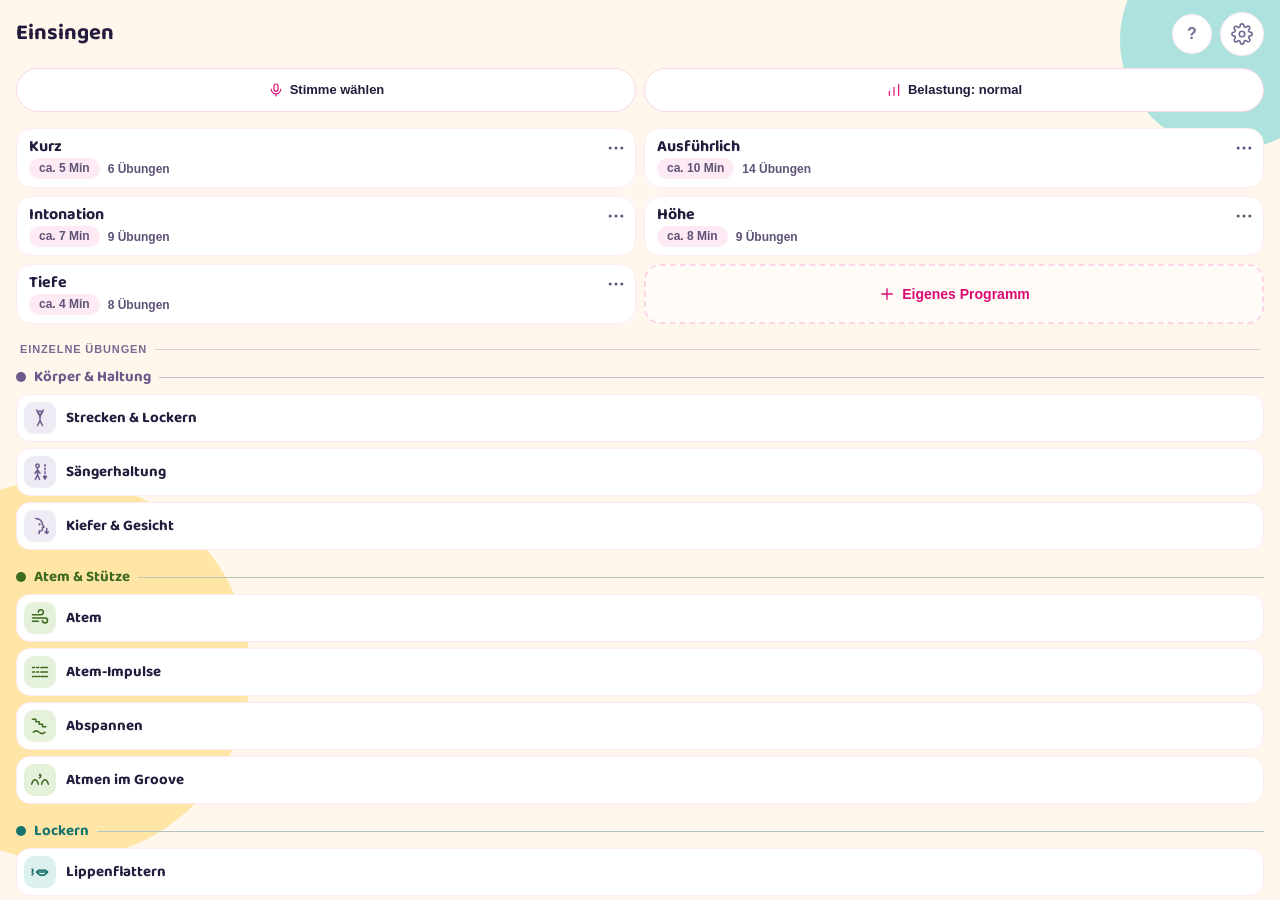
<file: einsingen.html>
<!doctype html>
<html lang="de">
<head>
<meta charset="utf-8">
<!-- Wie index.html: nichts außer der eigenen Herkunft (kein Datenabfluss per fetch/Bild/Schrift).
     Anders als dort 'unsafe-inline' für Skripte — die Seite steckt in einem Inline-Skript;
     Hashes müssten bei jeder Änderung von Hand nachgezogen werden (kein Build-Schritt). -->
<meta http-equiv="Content-Security-Policy" content="default-src 'none'; script-src 'self' 'unsafe-inline'; style-src 'self' 'unsafe-inline'; img-src 'self' data:; font-src 'self' data:; media-src 'self'; connect-src 'self'; frame-src 'none'; worker-src 'none'; object-src 'none'; base-uri 'none'; form-action 'none';">
<meta name="viewport" content="width=device-width, initial-scale=1, viewport-fit=cover">
<meta name="robots" content="noindex">
<title>Einsingen</title>
<!--
  EINSINGEN — eigenständiges Tool (Einstellungen → Tools → Einsingen),
  herausgelöst aus dem früheren Einsingen-Reiter des Spielplatzes
  (uebe-lab.html). Wie Metronom und Ausbildung als Vollbild-iframe
  eingebettet (?embedded=1, siehe openToolFrame in app.js; die Seite
  hat einen eigenen Zurück-Knopf, data-own-back blendet das App-✕ aus), offline über SHELL_OPTIONAL in sw.js,
  keine STRINGS (vorerst nur Deutsch), keine Abhängigkeiten —
  funktioniert auch direkt im Browser geöffnet.

  Zwei Wege: ein geführtes Einsing-Programm (mehrere Übungen laufen
  automatisch nacheinander: lockern → Resonanz → Beweglichkeit → Höhe →
  sanft zurück) oder eine einzelne Übung in Dauerschleife.

  Aufbau: Übungen (Stufen in Dur + Dauer in Sechzehnteln) → buildPlan()
  legt daraus für Stimme/Richtung/Programm eine Folge von Runden auf einem
  Sechzehntel-Raster an (jede Runde: Akkord, Übung, einen Halbton weiter)
  → Lookahead-Scheduler auf der Audio-Uhr spielt den Plan ab → Anzeige per
  requestAnimationFrame folgt den tatsächlich geplanten Zeiten.

  Tonräume: je Stimme eine bewusst vorsichtige Spanne für Laienchöre
  (PRACTICE_RANGES in harmony.js, bei gemessenem Umfang practiceRange());
  jede Übung legt fest, wo ihr tiefster Ton startet (lowStart) und wie hoch
  ihr höchster Ton höchstens steigt (top), beides in Halbtönen über floor.
  Kein Ton verlässt floor…ceil.

  Stimmlage und persönlichen Umfang liest das Tool aus dem gemeinsamen
  Stimmprofil der App (window.parent.chorVoiceProfile, app.js); ein Tipp auf
  einen Stimm-Chip schreibt die Wahl dorthin zurück, sie gilt dann in allen
  Tools. Direkt geöffnet gilt die im Tool gespeicherte Stimme.

  Einstellungen merkt sich das Tool über window.parent.chorToolStorage
  (Tool-ID 'einsingen', IndexedDB in app.js) — nicht localStorage, der ist
  in dieser App dem Fehlerprotokoll vorbehalten. Direkt geöffnet gibt es
  diese Ablage nicht; dann gilt der Stand nur bis zum Neuladen.
-->
<style>
  /* Konfetti B2: Tokens (Hintergrund, Linien, Text, Hören/Wiederholen …) und
     Bausteine (k-head, k-round, k-pill, k-play, k-btn, k-foot …) kommen aus
     ueben.css. Hier nur Akzent-Startwerte (die App überschreibt sie) und die
     Gruppenfarben. */
  :root {
    --accent: #F868B0; --accent-rgb: 248,104,176;
    /* Gruppenfarben (Grund = Text/Linie, -bg = helle Fläche; Grund auf
       Fläche mindestens 4.5:1). Resonanz: die Akzentfarbe, abgedunkelt,
       weil #F868B0 auf hellem Grund als Schrift zu schwach wäre. */
    --g-koerper: #6b5a8a; --g-koerper-bg: #efebf5;
    --g-atem: #3d6b1f; --g-atem-bg: #e5f1db;
    --g-lockern: #17736d; --g-lockern-bg: #dcf1ee;
    --g-resonanz: #b02c72; --g-resonanz-bg: #fde6f1;
    --g-pop: #8a35b0; --g-pop-bg: #f3e5fa;
    --g-beweglich: #a14f0c; --g-beweglich-bg: #fcebd9;
    --g-aussprache: #9c3a22; --g-aussprache-bg: #fbe6df;
    --g-hoehe: #2c5c9e; --g-hoehe-bg: #e2ecf8;
  }
  svg.ex-icon { flex: none; }
  * { box-sizing: border-box; }
  html, body { height: 100%; margin: 0; }
  body {
    display: flex; flex-direction: column; color: var(--text);
    font-family: var(--font);
  }
  button, input { font: inherit; color: inherit; }
  button { cursor: pointer; -webkit-tap-highlight-color: transparent; background: none; border: 0; }
  button:focus-visible, input:focus-visible { outline: 3px solid var(--accent-foreground); outline-offset: 2px; }
  svg { width: 22px; height: 22px; fill: none; stroke: currentColor; stroke-width: 1.8; stroke-linecap: round; stroke-linejoin: round; }
  [hidden] { display: none !important; }

  /* Kopf (k-head): Zurück | Titel | „?“ + Zahnrad. Der Titel wechselt im
     Spielmodus zu „Einsingen · <Programm>“. */
  header.k-head .k-title { font-size: 22px; }
  body.is-player header.k-head .k-title { font-size: 20px; }
  .k-round.gear-btn { color: var(--muted); }
  body.is-player .hdr-help { display: none; }

  main { flex: 1; min-height: 0; overflow-y: auto; padding: 4px 16px 18px; }
  .panel { margin: 0 0 18px; padding: 0; }
  .panel-head { display: flex; justify-content: space-between; align-items: center; gap: 10px; margin-bottom: 10px; }
  .panel-head h2 { font-family: var(--font-display); font-weight: 700; font-size: 20px; line-height: 1.2; margin: 0; }
  .sub-label { display: flex; align-items: center; gap: 6px; font-size: 11px; font-weight: 700; color: var(--muted-2); text-transform: uppercase; letter-spacing: .08em; margin: 18px 0 8px; }
  .sub-label:first-child { margin-top: 0; }
  .foot-note { text-align: center; color: var(--muted-2); font-size: 12px; line-height: 1.45; margin: 4px 8px 0; }

  /* Pillen Stimme / Belastung (öffnen das Einstellungsblatt an der Stelle) */
  .ov-pills { display: flex; gap: 8px; margin: 0 0 16px; }
  .ov-pill { flex: 1 1 0; min-width: 0; min-height: 44px; padding: 4px 10px; border: 1px solid var(--tint-line); border-radius: 999px; background: var(--surface); color: var(--text); font-weight: 700; font-size: 13px; line-height: 1.2; display: flex; align-items: center; justify-content: center; gap: 6px; text-align: center; }
  .ov-pill svg { width: 16px; height: 16px; flex: none; color: var(--accent-foreground); }
  .ov-pill:active { background: var(--surface-2); }

  .chip-row { display: flex; flex-wrap: wrap; gap: 8px; }
  .chip { min-height: 44px; border: 1px solid var(--tint-line); border-radius: 999px; background: var(--surface); padding: 0 16px; font-size: 14px; font-weight: 700; color: var(--muted-2); }
  .chip[aria-pressed="true"] { background: var(--accent); border-color: var(--accent); color: var(--accent-ink); }
  .chip small { font-weight: 600; opacity: .75; }

  .help-btn { flex: none; width: 44px; height: 44px; border-radius: 50%; border: 1px solid var(--line); background: var(--surface); color: var(--muted); font-size: 16px; font-weight: 700; line-height: 1; display: inline-grid; place-items: center; padding: 0; text-transform: none; letter-spacing: 0; }
  .sub-label .help-btn { width: 36px; height: 36px; margin: -8px 0; position: relative; }
  .sub-label .help-btn::before { content: ''; position: absolute; inset: -4px; }

  .switch-row { display: flex; gap: 6px 18px; flex-wrap: wrap; }
  .switch { display: inline-flex; align-items: center; gap: 10px; min-height: 44px; font-size: 14px; font-weight: 700; cursor: pointer; position: relative; }
  .switch input { position: absolute; opacity: 0; width: 1px; height: 1px; }
  .switch-track { width: 44px; height: 26px; border-radius: 999px; background: var(--rule); position: relative; transition: background .15s; flex: none; }
  .switch-track::after { content: ""; position: absolute; top: 3px; left: 3px; width: 20px; height: 20px; border-radius: 50%; background: #fff; box-shadow: 0 1px 3px rgba(36,27,61,.3); transition: transform .15s; }
  .switch input:checked + .switch-track { background: var(--accent); }
  .switch input:checked + .switch-track::after { transform: translateX(18px); }
  .switch input:focus-visible + .switch-track { outline: 3px solid var(--accent-foreground); outline-offset: 2px; }

  /* Tempo (im Einstellungsblatt) */
  .tempo-row { display: grid; grid-template-columns: minmax(0, 1fr) auto; align-items: center; gap: 10px; }
  .tempo { display: grid; gap: 4px; min-width: 0; }
  .bpm-out { font-weight: 700; font-size: 16px; font-variant-numeric: tabular-nums; overflow-wrap: anywhere; }
  .bpm-out small { font-weight: 700; color: var(--muted-2); font-size: 12px; }
  input[type=range] { width: 100%; height: 32px; margin: 0; accent-color: var(--accent-foreground); }
  .tap-btn { height: 44px; min-width: 64px; padding: 0 16px; border: 1px solid var(--tint-line); border-radius: 999px; background: var(--surface); color: var(--text); font-size: 14px; font-weight: 700; }
  .tap-btn:active { background: var(--surface-2); }

  /* ---- Bühne: Karte der aktuellen Übung ---- */
  .stage { border-radius: 24px; background: var(--surface); border: 1px solid var(--line); padding: 16px; }
  .stage-area { flex: 1 1 auto; width: 100%; display: flex; flex-direction: column; justify-content: center; }
  .contour { display: flex; align-items: flex-end; justify-content: center; gap: 4px; margin: 6px 0; min-height: 40px; }
  .syl { flex: 1 1 auto; min-width: 0; max-width: 72px; min-height: 28px; padding: 0 3px; border-radius: 12px; display: flex; align-items: center; justify-content: center; background: var(--hear-bg); border: 1px solid var(--hear-line); color: var(--hear-fg); font-weight: 700; font-size: var(--syl-fs, 12px); line-height: 1; text-align: center; white-space: nowrap; overflow: hidden; text-overflow: clip; }
  .syl.is-past { background: var(--surface); border-color: var(--line); color: var(--muted); }
  .syl.is-now { background: var(--accent); border: 2px solid var(--accent-foreground); color: var(--accent-ink); font-weight: 800; transform: scale(1.12); position: relative; z-index: 2; }
  .contour.is-dense .syl { border-radius: 9px; padding: 0 1px; }
  .contour.is-waiting .syl { opacity: .55; }
  /* Körperübungen: Anweisung groß, daneben ein Countdown-Ring. */
  .body-stage { display: grid; grid-template-columns: 1fr auto; align-items: center; gap: 12px; margin: 8px 0; }
  .body-move { font-family: var(--font-display); font-size: 19px; font-weight: 700; line-height: 1.3; margin: 0; }
  .body-ring { width: 58px; height: 58px; position: relative; }
  .body-ring svg { width: 58px; height: 58px; transform: rotate(-90deg); }
  .body-ring circle { fill: none; stroke-width: 6; }
  .body-ring .ring-bg { stroke: var(--line); }
  .body-ring .ring-fg { stroke: var(--accent); stroke-linecap: round; transition: stroke-dashoffset .25s linear; }
  .body-ring span { position: absolute; inset: 0; display: grid; place-items: center; font-weight: 800; font-variant-numeric: tabular-nums; }
  .body-stage.is-rhythm { grid-template-columns: 1fr; text-align: center; }
  .body-stage.is-rhythm .body-ring { display: none; }
  .body-stage.is-rhythm .body-move { font-size: 34px; letter-spacing: .02em; }
  /* Atemübung: Balken Einatmen | Ausatmen. Seine Breite wächst mit der Runde
     (Ausatmen 8 → 14 Schläge), die Füllung läuft mit der Audio-Uhr. */
  .breath-stage { margin: 8px 0; }
  .breath-head { display: flex; justify-content: space-between; align-items: baseline; gap: 8px; font-weight: 700; }
  .breath-phase { font-family: var(--font-display); font-size: 21px; }
  .breath-left { font-size: 13px; color: var(--muted-2); font-variant-numeric: tabular-nums; }
  .breath-lane { margin-top: 10px; border-radius: 12px; }
  .breath-track { display: flex; gap: 4px; width: 100%; transition: width .3s; }
  .breath-seg { position: relative; height: 48px; border-radius: 10px; background: var(--tint); border: 1px solid var(--tint-line); overflow: hidden; min-width: 0; }
  .breath-seg i { position: absolute; inset: 0 auto 0 0; width: 0; border-radius: inherit; background: var(--accent); }
  .breath-seg--in i { background: color-mix(in srgb, var(--accent) 50%, white); }
  /* Je Schlag ein feiner Strich — so lässt sich mitzählen. */
  .breath-seg::after { content: ''; position: absolute; inset: 0; background: linear-gradient(90deg, var(--surface) 2px, transparent 2px) 0 0 / calc(100% / var(--n, 1)) 100%; }
  /* Hinweiszeile über der Kontur: „Sprich: …“, Abschluss-Konsonant,
     „gerade“/„Vibrato erlaubt“ — Platz bleibt reserviert, damit nichts springt. */
  .cue-line { min-height: 1.4em; margin: 0 0 6px; text-align: center; font-weight: 800; font-size: 16px; color: var(--gc, var(--accent-foreground)); }
  .glide { margin: 8px 0; }
  .glide svg { display: block; width: 100%; height: auto; max-height: 150px; overflow: visible; }
  .glide-path { fill: none; stroke: var(--gc, var(--accent)); stroke-width: 5; stroke-linecap: round; stroke-linejoin: round; opacity: .45; }
  .glide-dot { fill: var(--accent); stroke: var(--accent-foreground); stroke-width: 3; }

  /* Programm vor dem Start: Liste der Plätze mit ⇄ */
  .prog-plan { display: none; }
  body.is-prestart .stage { background: none; border: 0; padding: 4px 0 0; }
  body.is-prestart .prog-plan { display: block; width: 100%; }
  body.is-prestart .player-hero, body.is-prestart .stage-area, body.is-prestart .card-foot,
  body.is-prestart .player-next { display: none !important; }
  .pp-head { display: flex; align-items: center; justify-content: space-between; gap: 10px; }
  .pp-title { font-family: var(--font-display); font-weight: 700; font-size: 22px; line-height: 1.15; margin: 0; overflow-wrap: anywhere; }
  .pp-pills { display: flex; flex-wrap: wrap; gap: 6px; margin: 6px 0 0; }
  .pp-note { margin: 10px 0 0; padding: 8px 12px; border-radius: 14px; background: var(--rep-bg); border: 1px solid var(--rep-line); color: var(--rep-fg); font-size: 13px; font-weight: 700; line-height: 1.35; }
  .pp-list { list-style: none; padding: 0; margin: 12px 0 0; display: grid; gap: 6px; }
  .pp-row { display: grid; grid-template-columns: 32px minmax(0, 1fr) auto; align-items: center; gap: 10px; min-height: 46px; padding: 7px 7px 7px 7px; border-radius: 14px; background: var(--surface); border: 1px solid var(--line); }
  .pp-row .ex-ico { width: 32px; height: 32px; border-radius: 10px; display: grid; place-items: center; }
  .pp-row strong { display: block; font-family: var(--font-display); font-size: 15px; line-height: 1.2; }
  .pp-row small { display: block; font-size: 12px; color: var(--muted-2); font-weight: 700; margin-top: 1px; }
  .pp-swap { width: 44px; height: 44px; border-radius: 50%; border: 1px solid var(--tint-line); background: var(--surface); font-weight: 700; font-size: 18px; color: var(--text); }

  /* ---- Programme ---- */
  .prog-cards { display: grid; grid-template-columns: 1fr 1fr; gap: 8px; }
  .prog-card-wrap { position: relative; min-width: 0; }
  .prog-card { width: 100%; height: 100%; min-height: 60px; padding: 8px 12px; border: 1px solid var(--line); border-radius: 16px; background: var(--surface); color: var(--text); display: flex; flex-direction: column; justify-content: center; align-items: flex-start; gap: 2px; text-align: left; }
  .prog-card:active { background: var(--surface-2); }
  .prog-card strong { display: block; max-width: 100%; padding-right: 22px; font-family: var(--font-display); font-weight: 700; font-size: 16px; line-height: 1.2; overflow-wrap: break-word; }
  .prog-meta { display: flex; flex-wrap: wrap; align-items: center; gap: 4px 8px; }
  .prog-count { font-size: 12px; font-weight: 700; color: var(--muted-2); }
  .prog-menu { position: absolute; top: 0; right: 0; width: 40px; height: 40px; padding: 0; border-radius: 50%; color: var(--muted-2); display: grid; place-items: center; }
  .prog-menu::before { content: ''; position: absolute; inset: -2px; }
  .prog-menu svg { width: 20px; height: 20px; fill: currentColor; stroke: none; }
  .prog-card.is-add { border: 2px dashed var(--tint-line); background: rgba(255,255,255,.6); color: var(--accent-foreground); flex-direction: row; justify-content: center; align-items: center; gap: 6px; font-weight: 700; font-size: 14px; }
  .prog-card.is-add svg { width: 18px; height: 18px; flex: none; }
  /* Einzelne Übungen: Gruppenüberschrift, Zeilen mit Icon und Name */
  .ex-group { display: flex; align-items: center; gap: 8px; margin: 18px 0 8px; font-family: var(--font-display); font-weight: 700; font-size: 15px; line-height: 1.2; }
  .ex-group:first-child { margin-top: 12px; }
  .ex-group::before { content: ''; width: 10px; height: 10px; border-radius: 50%; background: currentColor; flex: none; }
  .ex-group::after { content: ''; flex: 1 1 auto; height: 1px; background: color-mix(in srgb, var(--gbg, var(--line)) 82%, #000); }
  .group-hint { font-size: 12px; line-height: 1.4; color: var(--muted-2); font-weight: 600; margin: -2px 4px 8px; }
  .ex-list { list-style: none; margin: 0; padding: 0; display: grid; gap: 6px; }
  .ex-row { display: flex; align-items: center; gap: 10px; width: 100%; min-height: 46px; text-align: left; padding: 7px 12px 7px 7px; border-radius: 14px; background: var(--surface); border: 1px solid var(--line); color: var(--text); }
  .ex-row:active { background: var(--surface-2); }
  .ex-row .ex-ico { width: 32px; height: 32px; flex: none; border-radius: 10px; display: grid; place-items: center; }
  .ex-row strong { flex: 1 1 auto; min-width: 0; font-family: var(--font-display); font-weight: 700; font-size: 15px; line-height: 1.2; overflow-wrap: anywhere; }
  /* Übersicht ohne Spielmodus: keine Bühne und keine Fußleiste — Antippen
     einer Karte oder Zeile startet im Spielmodus. */
  body:not(.is-player) .stage, body:not(.is-player) footer, body:not(.is-player) .segbar { display: none; }

  /* Editor eigener Programme */
  .ed-name { width: 100%; min-height: 44px; padding: 10px 14px; border: 1px solid var(--tint-line); border-radius: 14px; background: var(--surface); font-weight: 700; }
  .ed-meta { font-size: 13px; font-weight: 700; color: var(--muted-2); margin: 8px 0 0; }
  .ed-warn { font-size: 13px; font-weight: 700; color: var(--rep-fg); margin: 6px 0 0; }
  .ed-list { list-style: none; padding: 0; margin: 10px 0 0; display: grid; gap: 6px; }
  .ed-row { background: var(--surface); border: 1px solid var(--line); border-radius: 14px; padding: 8px 10px; }
  .ed-row-head { display: flex; align-items: center; gap: 6px; font-weight: 700; font-size: 14px; }
  .ed-row-head span { flex: 1; min-width: 0; font-family: var(--font-display); font-size: 15px; }
  .ed-btn { width: 44px; height: 44px; border-radius: 50%; border: 1px solid var(--line); background: var(--surface); font-weight: 700; }
  .ed-btn:disabled { opacity: .35; }
  .ed-row .chip-row { margin-top: 6px; gap: 6px; }
  .ed-row .chip { padding: 0 12px; font-size: 13px; }
  .ed-actions { display: flex; gap: 8px; flex-wrap: wrap; justify-content: center; margin-top: 14px; }
  .ed-actions button { min-height: 46px; padding: 0 18px; border-radius: 999px; font-weight: 700; font-size: 14px; border: 1px solid var(--tint-line); background: var(--surface); }
  .ed-actions .is-primary { background: var(--accent); border-color: var(--accent); color: var(--accent-ink); }
  .ed-actions .is-danger { color: #a82a1d; }
  .ed-actions button:disabled { opacity: .45; }
  .ed-hint { color: #a82a1d; font-size: 13px; font-weight: 700; text-align: center; min-height: 1.2em; margin: 8px 0 0; }
  .menu-list { display: grid; gap: 8px; }
  .menu-list button { text-align: left; min-height: 46px; padding: 10px 14px; border-radius: 14px; background: var(--surface); border: 1px solid var(--line); font-weight: 700; }

  /* Fußleiste (k-foot): Zurück | Play/Pause | Weiter */
  footer.k-foot { justify-content: center; gap: 28px; padding-top: 10px; position: relative; }
  footer.k-foot .k-round { width: 48px; height: 48px; }
  footer.k-foot .k-round:disabled { opacity: .45; }
  .status { position: absolute !important; width: 1px; height: 1px; margin: -1px; padding: 0; overflow: hidden; clip: rect(0 0 0 0); white-space: nowrap; border: 0; }
  body.is-prestart footer.k-foot [data-action="prev"], body.is-prestart footer.k-foot [data-action="skip"] { display: none; }

  /* Blätter (Einstellungen, Hilfe, Menü, Editor) */
  .sheet { position: fixed; inset: 0; background: rgba(36,27,61,.35); display: flex; align-items: flex-end; justify-content: center; z-index: 5; }
  .sheet-card { width: 100%; max-width: 520px; max-height: 88%; overflow-y: auto; background: var(--bg); border-radius: 22px 22px 0 0; padding: 16px 16px max(18px, env(safe-area-inset-bottom)); }
  .sheet-body { font-size: 15px; line-height: 1.5; }
  .sheet-body p { margin: 0 0 .7em; }
  .sheet-body ul { margin: 0 0 .7em; padding-left: 1.2em; }
  .sheet-card .sheet-close { display: flex; margin: 16px auto 0; min-width: 160px; }
  .icon-btn { width: 44px; height: 44px; display: grid; place-items: center; border: 1px solid var(--line); border-radius: 50%; background: var(--surface); color: var(--muted); }

  /* ---- Spielmodus (body.is-player): Kopf, Segmentleiste, Karte, Fußleiste ---- */
  .player-hero, .card-foot, .player-next, .player-done, .tap-start { display: none; }
  body.is-player .ov-pills, body.is-player [data-panel], body.is-player .foot-note { display: none !important; }
  body.is-player main { display: flex; flex-direction: column; padding: 0 16px 12px; }
  body.is-player .stage { flex: 1 1 auto; min-height: 0; display: flex; flex-direction: column; align-items: center; gap: 10px; margin: 0; position: relative; overflow-y: auto; }
  .segbar { flex: none; display: flex; gap: 5px; height: 8px; margin: 4px 4px 12px; }
  .segbar i { flex: 1 1 0; position: relative; border-radius: 4px; background: var(--cb, var(--line)); box-shadow: inset 0 0 0 1px color-mix(in srgb, var(--c) 22%, transparent); overflow: hidden; }
  .segbar i.is-now { box-shadow: inset 0 0 0 1.5px var(--c); }
  .segbar i b { position: absolute; inset: 0 auto 0 0; width: 0; background: var(--c); border-radius: inherit; }
  .segbar i.is-done b { width: 100%; }
  body.is-player .player-hero { display: flex; flex-direction: column; align-items: center; text-align: center; width: 100%; gap: 10px; }
  .hero-icon { width: 84px; height: 84px; border-radius: 26px; display: grid; place-items: center; background: var(--gc-bg, var(--surface-2)); color: var(--gc, var(--accent-foreground)); }
  .hero-title-row { display: flex; align-items: center; justify-content: center; gap: 8px; max-width: 100%; }
  .hero-title { font-family: var(--font-display); font-weight: 700; font-size: 26px; line-height: 1.15; margin: 0; overflow-wrap: anywhere; }
  .hero-how { font-size: 15px; line-height: 1.4; margin: 0; max-width: 24em; }
  body.is-player .card-foot { display: flex; align-items: center; justify-content: space-between; gap: 8px; width: 100%; }
  .player-meta { white-space: normal; text-align: left; font-variant-numeric: tabular-nums; }
  .key-pill { white-space: nowrap; }
  body.is-player .player-next { display: flex; align-items: center; justify-content: center; gap: 8px; width: 100%; min-height: 32px; font-size: 14px; font-weight: 700; color: var(--muted-2); }
  .player-next.is-off { visibility: hidden; }
  .stage.is-done .stage-area { display: none; }
  .next-text { display: inline-flex; align-items: center; gap: 6px; min-width: 0; }
  .next-text .ex-icon { color: var(--text); flex: none; }
  body.is-player .player-done:not([hidden]) { display: block; text-align: center; width: 100%; }
  .done-text { font-family: var(--font-display); font-weight: 700; font-size: 18px; margin: 0 0 10px; }
  .done-actions { display: flex; gap: 8px; justify-content: center; flex-wrap: wrap; }
  .done-actions .btn-white { background: var(--surface); border: 1px solid var(--tint-line); color: var(--text); }
  body.is-player .tap-start:not([hidden]) { display: grid; place-items: center; position: absolute; inset: 0; border-radius: 24px; background: rgba(255,255,255,.92); font-family: var(--font-display); font-size: 22px; font-weight: 700; color: var(--text); z-index: 3; }

  @media (max-height: 640px) {
    .hero-icon { width: 64px; height: 64px; border-radius: 20px; }
    .hero-icon svg { width: 44px; height: 44px; }
    body.is-player:not(.is-prestart) .stage { gap: 6px; padding: 12px 14px; }
    .hero-title { font-size: 22px; }
    .hero-how { font-size: 14px; }
  }
  @media (prefers-reduced-motion: reduce) { * { animation: none !important; transition: none !important; } }
</style>
<!-- Gemeinsame Designsprache „Konfetti B2“ (Tokens, Schrift, Bausteine); nach dem
     eigenen <style>, damit ihre Tokens gewinnen. -->
<link rel="stylesheet" href="./ueben.css">
</head>
<body>
<header class="k-head">
  <!-- Eigener Zurück-Knopf (eingebettet blendet die App ihr ✕ aus, siehe
       data-own-back unten im Skript): Übersicht = Tool schließen (eigenständig
       ausgeblendet), Spielmodus/Prestart = zurück zur Übersicht. -->
  <button class="k-round" type="button" data-own-back-btn data-action="back" aria-label="Zurück"><svg viewBox="0 0 24 24" aria-hidden="true"><path d="M15 6l-6 6 6 6"/></svg></button>
  <div class="k-titles"><h1 class="k-title">Einsingen</h1></div>
  <div class="k-actions">
    <button class="k-round k-round--help hdr-help" type="button" data-help="program" aria-label="Wie das Programm funktioniert">?</button>
    <button class="k-round gear-btn" type="button" data-action="open-settings" aria-label="Einstellungen: Stimme, Begleitung, Belastung, Tempo, Länge" title="Einstellungen"><svg viewBox="0 0 24 24" aria-hidden="true"><circle cx="12" cy="12" r="3"/><path d="M19.4 15a1.7 1.7 0 0 0 .3 1.8l.1.1a2 2 0 1 1-2.8 2.8l-.1-.1a1.7 1.7 0 0 0-1.8-.3 1.7 1.7 0 0 0-1 1.5V21a2 2 0 1 1-4 0v-.1a1.7 1.7 0 0 0-1.1-1.5 1.7 1.7 0 0 0-1.8.3l-.1.1a2 2 0 1 1-2.8-2.8l.1-.1a1.7 1.7 0 0 0 .3-1.8 1.7 1.7 0 0 0-1.5-1H3a2 2 0 1 1 0-4h.1a1.7 1.7 0 0 0 1.5-1.1 1.7 1.7 0 0 0-.3-1.8l-.1-.1a2 2 0 1 1 2.8-2.8l.1.1a1.7 1.7 0 0 0 1.8.3H9a1.7 1.7 0 0 0 1-1.5V3a2 2 0 1 1 4 0v.1a1.7 1.7 0 0 0 1 1.5 1.7 1.7 0 0 0 1.8-.3l.1-.1a2 2 0 1 1 2.8 2.8l-.1.1a1.7 1.7 0 0 0-.3 1.8V9a1.7 1.7 0 0 0 1.5 1H21a2 2 0 1 1 0 4h-.1a1.7 1.7 0 0 0-1.5 1Z"/></svg></button>
  </div>
</header>

<main>
  <!-- Übersicht: Stimme/Belastung, Programme, dann alle Übungen nach
       Gruppen. Antippen startet im Spielmodus. -->
  <div class="ov-pills">
    <button class="ov-pill" type="button" data-pill="voice"><svg viewBox="0 0 24 24" aria-hidden="true"><rect x="9" y="3" width="6" height="11" rx="3"/><path d="M5 11a7 7 0 0 0 14 0M12 18v3"/></svg><span></span></button>
    <button class="ov-pill" type="button" data-pill="load"><svg viewBox="0 0 24 24" aria-hidden="true"><path d="M5 20v-6M12 20V8M19 20V4"/></svg><span></span></button>
  </div>

  <section class="panel" data-panel="program">
    <h2 class="visually-hidden">Programme</h2>
    <div class="prog-cards" data-programs></div>
  </section>

  <section class="panel" data-panel="single">
    <h2 class="k-group-head">Einzelne Übungen</h2>
    <div data-groups></div>
  </section>

  <p class="foot-note">Nie pressen: bei Kratzen, Druck oder Schmerz Pause machen. Hohe Runden darf man auslassen.</p>

  <!-- Spielmodus (body.is-player): Segmentleiste unter dem Kopf, darunter die
       Karte der Übung; Fußleiste unten. -->
  <div class="segbar" role="img" aria-label="Fortschritt"></div>
  <section class="stage" aria-label="Aktuelle Übung">
    <div class="player-hero">
      <span class="hero-icon" aria-hidden="true"></span>
      <div class="hero-title-row"><h2 class="hero-title"></h2><button class="help-btn" type="button" data-help="exercise" aria-label="Weitere Tipps zur Übung">?</button></div>
      <p class="hero-how"></p>
    </div>
    <!-- Vor dem Start eines Programms (body.is-prestart): alle Plätze mit
         Funktion; Pool-Plätze tauscht ⇄ gegen eine andere Übung derselben
         Aufgabe. Start mit ▶ unten. -->
    <div class="prog-plan">
      <div class="pp-head"><p class="pp-title"></p><button class="help-btn" type="button" data-help="program" aria-label="Wie das Programm funktioniert">?</button></div>
      <div class="pp-pills"><span class="k-pill pp-dur"></span><span class="k-pill pp-count"></span></div>
      <p class="pp-note" hidden>Erst Kurz einsingen, dann dieses Programm.</p>
      <ol class="pp-list"></ol>
    </div>
    <div class="stage-area">
      <p class="cue-line" aria-hidden="true"></p>
      <div class="body-stage" hidden>
        <p class="body-move" aria-live="polite"></p>
        <div class="body-ring" aria-hidden="true"><svg viewBox="0 0 58 58"><circle class="ring-bg" cx="29" cy="29" r="25"/><circle class="ring-fg" cx="29" cy="29" r="25" stroke-dasharray="157.1" stroke-dashoffset="0"/></svg><span></span></div>
      </div>
      <div class="contour" aria-hidden="true"></div>
      <div class="breath-stage" hidden>
        <div class="breath-head"><span class="breath-phase"></span><span class="breath-left"></span></div>
        <div class="breath-lane" aria-hidden="true"><div class="breath-track">
          <span class="breath-seg breath-seg--in"><i></i></span><span class="breath-seg breath-seg--out"><i></i></span>
        </div></div>
      </div>
      <div class="glide" hidden><svg viewBox="0 0 300 120" aria-hidden="true"><path class="glide-path"/><circle class="glide-dot" r="7"/></svg></div>
    </div>
    <!-- „Gleich: …“ nur in der letzten Runde und in der Pause (renderPlayer). -->
    <div class="player-next is-off"><span class="next-text"></span></div>
    <div class="card-foot">
      <p class="player-meta k-pill" aria-live="polite"></p>
      <span class="key-pill k-pill k-pill--hear" hidden><svg viewBox="0 0 24 24" aria-hidden="true"><path d="M9 18V5l11-2v13"/><circle cx="6" cy="18" r="3"/><circle cx="17" cy="16" r="3"/></svg><span></span></span>
    </div>
    <div class="player-done" hidden>
      <p class="done-text" role="status"></p>
      <div class="done-actions"><button type="button" class="k-btn" data-action="again">Noch einmal</button><button type="button" class="k-btn btn-white" data-action="done-close">Schließen</button></div>
    </div>
    <button class="tap-start" type="button" data-action="tap-start" hidden>Tippen zum Starten</button>
  </section>
</main>

<!-- Einstellungen (Zahnrad im Kopf): Stimme, Begleitung, Belastung, Tempo,
     Einzähler, Einstimmung, Länge der Programme. -->
<div class="sheet settings-sheet" hidden>
  <div class="sheet-card" role="dialog" aria-modal="true" aria-labelledby="settings-title">
    <div class="panel-head"><h2 id="settings-title">Einstellungen</h2>
      <button class="icon-btn" type="button" data-action="close-settings" aria-label="Schließen"><svg viewBox="0 0 24 24" aria-hidden="true"><path d="M6 6l12 12M18 6 6 18"/></svg></button></div>
    <span class="sub-label">Stimme <button class="help-btn" type="button" data-help="voice" aria-label="Welche Stimme wählen?">?</button></span>
    <div class="chip-row" data-chips="voice"></div>
    <span class="sub-label">Belastung <button class="help-btn" type="button" data-help="load" aria-label="Was die Belastung ändert">?</button></span>
    <div class="chip-row" data-chips="load"></div>
    <span class="sub-label">Begleitung <button class="help-btn" type="button" data-help="options" aria-label="Was die Schalter tun">?</button></span>
    <div class="switch-row">
      <label class="switch"><input type="checkbox" role="switch" data-switch="guide"><span class="switch-track"></span>Melodie</label>
      <label class="switch"><input type="checkbox" role="switch" data-switch="drone"><span class="switch-track"></span>Liegeton</label>
    </div>
    <span class="sub-label">Tempo</span>
    <div class="tempo-row">
      <label class="tempo"><output class="bpm-out">92 BPM</output><input class="bpm" type="range" min="40" max="160" value="92" aria-label="Tempo der Übung"></label>
      <button class="tap-btn" type="button" aria-label="Tempo eintippen">Tap</button>
    </div>
    <span class="sub-label">Einzähler</span>
    <div class="chip-row" data-chips="countIn"></div>
    <span class="sub-label">Einstimmung</span>
    <div class="chip-row" data-chips="cue"></div>
    <span class="sub-label">Länge „Kurz“</span>
    <div class="chip-row" data-chips="lenKurz"></div>
    <span class="sub-label">Länge „Ausführlich“</span>
    <div class="chip-row" data-chips="lenLang"></div>
    <span class="sub-label">Einzelne Übung: Richtung</span>
    <div class="chip-row" data-chips="direction"></div>
    <button class="sheet-close k-btn" type="button" data-action="close-settings">Fertig</button>
  </div>
</div>

<div class="sheet help-sheet" hidden>
  <div class="sheet-card" role="dialog" aria-modal="true" aria-labelledby="sheet-title">
    <div class="panel-head"><h2 id="sheet-title"></h2>
      <button class="icon-btn" type="button" data-action="close-help" aria-label="Schließen"><svg viewBox="0 0 24 24" aria-hidden="true"><path d="M6 6l12 12M18 6 6 18"/></svg></button></div>
    <div class="sheet-body"></div>
    <button class="sheet-close k-btn" type="button" data-action="close-help">Verstanden</button>
  </div>
</div>

<footer class="k-foot">
  <button class="k-round" type="button" data-action="prev" aria-label="Zurück an den Anfang der Übung"><svg viewBox="0 0 24 24" aria-hidden="true"><path d="M6 5v14M19 6v12l-9-6z"/></svg></button>
  <button class="play k-play k-play--lg" type="button" aria-label="Starten"></button>
  <button class="k-round" type="button" data-action="skip" aria-label="Nächste Übung"><svg viewBox="0 0 24 24" aria-hidden="true"><path d="M18 5v14M5 6v12l9-6z"/></svg></button>
  <p class="status" role="status">Bereit — am besten mit Kopfhörern.</p>
</footer>

<script src="./harmony.js"></script>
<script src="./piano-samples.js"></script>
<script>
(function () {
  'use strict';

  if (new URLSearchParams(location.search).has('embedded')) {
    document.documentElement.classList.add('is-embedded');
    // Eigener Zurück-Knopf: die App blendet dann ihren Schließen-Knopf aus
    // und fokussiert [data-own-back-btn] (syncToolFrameBack in app.js).
    document.documentElement.setAttribute('data-own-back', '');
  }
  // In der App eingebettet: deren Akzentfarbe übernehmen (gleiche Herkunft).
  try {
    if (window.parent !== window) {
      const appStyle = getComputedStyle(window.parent.document.documentElement);
      const accent = appStyle.getPropertyValue('--accent').trim();
      const rgb = appStyle.getPropertyValue('--accent-rgb').trim();
      if (/^#[0-9a-f]{6}$/i.test(accent)) document.documentElement.style.setProperty('--accent', accent);
      if (/^\d+,\s*\d+,\s*\d+$/.test(rgb)) document.documentElement.style.setProperty('--accent-rgb', rgb);
      // Dunkle Textvariante der Akzentfarbe (≥ 4,5:1, deriveAccentForeground in app.js).
      const fg = appStyle.getPropertyValue('--accent-foreground').trim();
      if (/^#[0-9a-f]{6}$/i.test(fg)) document.documentElement.style.setProperty('--accent-foreground', fg);
    }
  } catch { /* eigenständig geöffnet oder fremde Herkunft: Standardfarbe */ }

  const clamp = (v, lo, hi) => Math.min(hi, Math.max(lo, v));
  const mod = (n, m) => ((n % m) + m) % m;
  const noteHz = (midi) => 440 * Math.pow(2, (midi - 69) / 12);
  // Modi, Tonnamen und Satz aus harmony.js (gemeinsam mit Groove Lab,
  // Ausbildung und Piano).
  const H = window.ChorHarmony;
  const { MAJOR, spell, noteLabel, spellCheck } = H;
  /** Halbtöne der Stufe `deg` über dem Grundton — in Dur oder (natürlichem) Moll. */
  const degreeSemis = (deg, mode = 'major') => H.degreeSemis(H.modeSteps(mode), deg);

  // Deutsche Tonnamen: Tonart groß („Es-Dur“), Einzeltöne in Helmholtz-
  // Schreibweise (F, c, c′, c″), wie sie in Chorproben üblich ist.
  const keyLabel = (root, mode = 'major') => (mode === 'minor' ? `${spell(root, root, 'minor').toLowerCase()}-Moll` : `${spell(root, root, 'major')}-Dur`);

  /* ------------------------------------------------------------------------
     INHALT
     ------------------------------------------------------------------------ */

  // Ein Schritt ist eine Sechzehntel; das Tempo meint Viertel. Jede Runde:
  // CUE Schritte Akkord (Anfangston finden), dann die Übung, dann Luft bis
  // zum nächsten vollen Takt — so steht der Akkord immer auf der Eins.
  // Mit Einstimmung „Kadenz“ ist die erste Runde einer Übung einen ganzen
  // Takt lang Kadenz (CUE_CADENCE: I auf 1–2, V7 auf 3, I auf 4).
  const BAR = 16;
  const CUE = 8;
  const CUE_CADENCE = 16;
  const BREATH = 4; // Standard-Atemluft in 16teln; je Übung über `breath`
  const PAUSE = 8; // ein halber Takt zwischen zwei Programm-Übungen
  const ROUND_GRID = 8; // Runden enden auf halben Takten (Akkord auf 1 oder 3)
  const BREATH_IN = 4; // Atemübung: Schläge einatmen …
  const BREATH_EXHALES = [8, 10, 12, 14]; // … und ausatmen, je Runde
  const BODY_BPM = 60; // Körperübungen: Tempo fest
  // Tonlose Rhythmus-Atemübung (kind 'breathRhythm'): Wiederholungen des
  // Musters je Belastung, je Wiederholung eine Runde.
  const BREATH_RHYTHM_REPEATS = { leicht: 2, normal: 3, kraeftig: 4 };
  // Belastung (gemeinsam mit dem Stimmprofil der App): Obergrenze der Übung
  // verschieben, höchstens so viele Rückungen, Tempo-Faktor auf das pro
  // Übung gemerkte Grundtempo. Die Grenzen der Stimmlage gelten immer.
  const LOADS = {
    leicht:   { name: 'leicht',   topShift: -3, maxSteps: 5, tempo: .9 },
    normal:   { name: 'normal',   topShift: 0,  maxSteps: 7, tempo: 1 },
    kraeftig: { name: 'kräftig',  topShift: 2,  maxSteps: 9, tempo: 1.1 },
  };
  const LOAD_IDS = Object.keys(LOADS);
  const loadOf = () => LOADS[state.load] || LOADS.normal;

  // Klingende MIDI-Töne: die Übe-Umfänge aus harmony.js (PRACTICE_RANGES,
  // vorsichtige Laienchor-Spannen — lieber ein, zwei Töne unter dem, was die
  // Literatur verlangt). Mit gemessenem Umfang im Stimmprofil gilt dessen
  // Innenbereich (practiceRange), je zwei Halbtöne innerhalb.
  const VOICE_IDS = ['S', 'A', 'T', 'B'];
  const { PRACTICE_RANGES, practiceRange } = H;

  // Gemeinsames Stimmprofil der App (nur eingebettet, gleiche Herkunft).
  const profileApi = (() => {
    try { if (window.parent !== window && window.parent.chorVoiceProfile) return window.parent.chorVoiceProfile; } catch { /* fremde Herkunft */ }
    return null;
  })();
  let profile = null; // { part, low, high, measuredAt, load } oder null
  let voiceChosen = false; // Stimme je gewählt (Profil, Ablage oder Tipp)? Sonst zeigt die Pille „Stimme wählen“.
  // Fortschritt der App (Paket 6): Minuten und Programm melden.
  const progressApi = (() => {
    try { if (window.parent !== window && window.parent.chorProgress) return window.parent.chorProgress; } catch { /* fremde Herkunft */ }
    return null;
  })();
  function readProfile() {
    try { profile = profileApi ? profileApi.get() : null; } catch { profile = null; }
  }
  /** Übe-Umfang einer Stimme: { id, name, floor, ceil, personal }. */
  const voiceById = (id) => {
    const part = VOICE_IDS.includes(id) ? id : 'A';
    return { id: part, ...practiceRange({ part, low: profile?.low ?? null, high: profile?.high ?? null }) };
  };
  const voiceList = () => VOICE_IDS.map(voiceById);

  // Vierstimmiger Satz für die Übung „Akkord“ aus harmony.js (derselbe
  // wie im Groove Lab).
  const { SATB, voicePairs, voiceChord } = H;

  const GROUPS = [
    ['koerper', 'Körper & Haltung'],
    ['atem', 'Atem & Stütze'],
    ['lockern', 'Lockern'],
    ['resonanz', 'Resonanz & Vokale'],
    ['pop', 'Pop-Klang'],
    ['beweglich', 'Beweglichkeit'],
    ['aussprache', 'Aussprache & Groove'],
    ['hoehe', 'Höhe, Tiefe & Register'],
  ];
  // Kurzer Hinweis über einer Gruppe in der Übungsliste.
  const GROUP_HINTS = {
    pop: 'Pop-Klang ist sprechnah, hell und gerade – nichts davon heißt laut. Kratzt oder drückt es: leiser werden oder die Runde auslassen.',
  };
  /** Farbe einer Gruppe als CSS-Variable (`--g-<id>`, Fläche `--g-<id>-bg`). */
  const groupColor = (gid, bg = false) => `var(--g-${gid}${bg ? '-bg' : ''})`;

  // Icons der Übungen (Schlüssel = Übungs-ID): nur der Inhalt, die Hülle
  // baut iconSvg(). Stil wie die Kacheln der App: 24er-Raster, Linie 1.8,
  // runde Enden. Moll-Varianten = Icon der Dur-Schwester plus Mondsichel.
  const DOT = (x, y, r = 1.7) => `<circle cx="${x}" cy="${y}" r="${r}" fill="currentColor" stroke="none"/>`;
  const MOON = '<path d="M20.6 1.9a2.5 2.5 0 1 0 2 4.1 2 2 0 0 1-2-4.1Z" fill="currentColor"/>';
  const ICON_ROOF = [DOT(3.5, 18), DOT(7.5, 13), DOT(11.5, 8), DOT(15.5, 13), DOT(19.5, 18)].join('');
  const ICON_TRIAD = [DOT(3.5, 20), DOT(7.5, 16), DOT(11.5, 12), DOT(15, 5.5)].join('');
  const ICONS = {
    dehnen: '<circle cx="12" cy="5.5" r="2"/><path d="M12 9v6m0 0-3 6m3-6 3 6"/><path d="M12 10 8 2.5M12 10l4-7.5"/>',
    haltung: '<circle cx="9" cy="4.5" r="2"/><path d="M9 7.5V15m0 0-2.5 6M9 15l2.5 6M9 9.5l-3 4m3-4 3 4"/><path d="M18 3v14" stroke-dasharray="2 2.4"/><path d="M16.3 17.5h3.4L18 20.5Z"/>',
    kiefer: '<path d="M7 3c4.6 0 8 3.2 8 7.5l2 2.6-2 .6v2.3a2 2 0 0 1-2 2h-2v3"/><path d="M11.5 10h.01" stroke-width="2.6"/><path d="M20 15v6m-2-2 2 2 2-2"/>',
    atem: '<path d="M3 8h10a3 3 0 1 0-3-3"/><path d="M3 12h15a3 3 0 1 1-3 3"/><path d="M3 16h7"/>',
    lippen: '<path d="M8 12c2-2.6 4-3.2 6.5-1.6 2.5-1.6 4.5-1 6.5 1.6"/><path d="M8 12c2 3 4.5 4 6.5 4s4.5-1 6.5-4"/><path d="M8 12h13"/><path d="m2.5 8.5 1.4 1.7-1.4 1.8 1.4 1.8-1.4 1.7"/>',
    summen: '<path d="M3 12c2-2.2 4-2.7 5.5-1.4 1.5-1.3 3.5-.8 5.5 1.4-2 2.6-4 3.4-5.5 3.4S5 14.6 3 12Z"/><path d="M3 12h11"/><path d="M17 9a4 4 0 0 1 0 6"/><path d="M19.5 6.5a7.5 7.5 0 0 1 0 11"/>',
    sirene: '<path d="M3 19C7 19 8 5 12 5s5 14 9 14"/>',
    zwerchfell: '<circle cx="9.5" cy="12" r="6"/><path d="M18.5 7.5l2.5-1.5M19 12h3M18.5 16.5l2.5 1.5"/>',
    strohhalm: '<rect x="10" y="2.5" width="3.4" height="17" rx="1.2" transform="rotate(30 11.7 11)"/><path d="M17.5 2c.7-.8 1.4.8 2.1 0s1.4.8 2.1 0"/>',
    strohhalm5: '<rect x="4" y="3" width="3.2" height="16" rx="1.2" transform="rotate(15 5.6 11)"/><path d="M11 20h3.5v-4H18v-4h3.5"/>',
    mimemamomu: ICON_ROOF,
    nja: '<path d="M3.5 9.5c3 1.3 14 1.3 17 0-.8 6-4.5 8.5-8.5 8.5s-7.7-2.5-8.5-8.5Z"/><path d="M5 12c3.5 1 10.5 1 14 0"/>',
    vokale: '<ellipse cx="4.3" cy="12" rx="2.8" ry="1"/><ellipse cx="12" cy="12" rx="2.6" ry="4.2"/><circle cx="19.6" cy="12" r="2.1"/>',
    moll5: ICON_ROOF + MOON,
    messa: '<path d="M10.5 6.5 2 12l8.5 5.5"/><path d="m13.5 6.5 8.5 5.5-8.5 5.5"/>',
    akkord: '<g fill="currentColor"><ellipse cx="9.5" cy="18.5" rx="2.6" ry="1.65" transform="rotate(-20 9.5 18.5)"/><ellipse cx="9.5" cy="12.8" rx="2.6" ry="1.65" transform="rotate(-20 9.5 12.8)"/><ellipse cx="9.5" cy="7.1" rx="2.6" ry="1.65" transform="rotate(-20 9.5 7.1)"/></g><path d="M12.3 18V2"/>',
    umlaute: '<ellipse cx="12" cy="15" rx="4.6" ry="3.6"/><ellipse cx="12" cy="15" rx="1.8" ry="1.2"/>' + DOT(9, 6, 1.5) + DOT(15, 6, 1.5),
    durMoll: '<circle cx="13" cy="12" r="5"/><path d="M13 7a5 5 0 0 1 0 10 3.2 5 0 0 0 0-10Z" fill="currentColor"/><path d="M2.5 12h2.5M5 5l1.8 1.8M5 19l1.8-1.8M13 2.5V4.5M13 19.5v2"/>',
    dreiklang: ICON_TRIAD,
    mollDreiklang: ICON_TRIAD + MOON,
    katze: '<path d="M4.5 10 4 3.5l5 3h6l5-3-.5 6.5c.4 1 .5 2 .5 3.3 0 4-3.6 6.7-8 6.7s-8-2.7-8-6.7c0-1.3.1-2.3.5-3.3Z"/><path d="M9 11.5h.01M15 11.5h.01" stroke-width="2.6"/><path d="M1.5 14h4M2 17l3.5-1.2M22.5 14h-4M22 17l-3.5-1.2"/><path d="M11.2 14.5h1.6l-.8 1Z"/>',
    koloratur: '<path d="m2 13 1.6-4 1.6 7 1.6-7 1.6 7 1.6-7 1.6 7 1.6-7 1.6 7 1.6-7 1.6 7 1.6-7 1.6 7L22 11"/>',
    staccatoLegato: DOT(3, 19, 1.5) + DOT(6.5, 14.5, 1.5) + DOT(10, 10, 1.5) + '<path d="M13 9c3.5-3.5 7.5-1.5 8.5 9.5"/>',
    oktave: '<path d="M4 20c0-8 5-13.5 13-14.5"/><path d="M13.5 3 17.5 5.5 15 9.5"/>' + DOT(4, 20, 1.5),
    eule: '<path d="M4 9c0-3 1-6 1-6l3.5 3h7L19 3s1 3 1 6v5c0 4.2-3.6 7-8 7s-8-2.8-8-7Z"/><circle cx="9" cy="11.5" r="2.6"/><circle cx="15" cy="11.5" r="2.6"/><path d="M11.2 15.5 12 17l.8-1.5"/><path d="M9 11.5h.01M15 11.5h.01" stroke-width="2.4"/>',
    kopfAbwaerts: '<path d="M2 6h4v4h4v4h4v4h4"/><path d="M9 3l11 11m0-5.5V14h-5.5"/>',
    tiefe: '<path d="M12 3v14"/><path d="m7 12 5 5 5-5"/><path d="M4 21h16"/>',
    tiefeGleiten: '<path d="M3 4c3 0 5 3 6 7s3 7 7 7h5"/><path d="M3 21h18"/>',
    // Pop-Didaktik: Atem & Stütze
    atemImpulse: '<path d="M3 6.5h2.5M8 6.5h2.5M13 6.5h8"/><path d="M3 12h2.5M8 12h2.5M13 12h8"/><path d="M3 17.5h1.8M6.4 17.5h1.8M9.8 17.5h1.8M13.2 17.5h7.8"/>',
    abspannen: '<path d="M3 4h4v3h4v3h4v3h4"/><path d="M4 19.5c2.3-2.2 4.7-2.2 7 0s4.7 2.2 7 0"/>',
    zwischenatmung: '<path d="M2 17c2-7 6-7 8 0"/><path d="M14 17c2-7 6-7 8 0"/>' + DOT(12, 6, 1.4) + '<path d="M12.9 6.4c.2 1.4-.4 2.5-1.5 3.1"/>',
    // Pop-Klang
    sprechSingen: '<path d="M2.5 6a2 2 0 0 1 2-2h8a2 2 0 0 1 2 2v4.5a2 2 0 0 1-2 2H8.5L5 15.5v-3h-.5a2 2 0 0 1-2-2Z"/><path d="M20 20v-9l2.5-.8"/>' + DOT(18.2, 20.2, 1.9),
    twang: '<path d="M3 13c3.5-2.4 14.5-2.4 18 0-3.5 2.4-14.5 2.4-18 0Z"/><path d="M12 3v4M6 4.8l1.6 2.6M18 4.8l-1.6 2.6"/>',
    ruf: '<path d="M3 10v4h3l6 4V6l-6 4Z"/><path d="M16 9a4 4 0 0 1 0 6"/><path d="M19 6.5a7.5 7.5 0 0 1 0 11"/>',
    geraderTon: '<path d="M2 12h12c1.2-3 2.3-3 3.5 0s2.3 3 3.5 0"/>',
    anschleifen: '<path d="M2.5 18c2 0 3-8 6-8h6c2.2 0 3.4 3.5 4.5 8"/><path d="m17.3 16.2 1.7 1.8 1.9-1.6"/>',
    riff: DOT(3.5, 5) + DOT(7.5, 8) + DOT(11, 11) + DOT(14.5, 14) + DOT(19, 18.5, 2.2) + '<path d="M3.5 2.5c6 .5 12 6 15.5 12.5"/>',
    // Aussprache & Groove
    pataka: '<path d="M6.3 17.5V5.5h12v12M6.3 9h12"/>' + DOT(4.3, 17.8, 2) + DOT(16.3, 17.8, 2),
    vokalAufSchlag: '<path d="M15 3v18"/><path d="M4 12h6"/><path d="m8 9.5 2.5 2.5L8 14.5"/>' + DOT(15, 12, 2.8),
    schlussKons: '<path d="M8 4v12a3 3 0 0 0 3 3h2"/><path d="M4.5 8h8"/><path d="M17.5 6l3-2M18 11h3.5M17.5 16l3 2"/>',
    diphthonge: '<ellipse cx="6" cy="12" rx="3.5" ry="4.5"/><path d="M9.5 12H17"/><circle cx="19.5" cy="12" r="2"/>',
    backingSilben: DOT(3.5, 15) + DOT(7, 15) + DOT(10.2, 10.5, 1.3) + DOT(12.8, 10.5, 1.3) + '<path d="M15.5 9h6.5"/><path d="M15.5 15c2 1.6 4.5 1.6 6.5 0"/>',
  };
  /** Vollständiges Icon (dekorativ, der Text daneben trägt die Bedeutung). */
  const iconSvg = (id, size = 24) => `<svg class="ex-icon" viewBox="0 0 24 24" width="${size}" height="${size}" fill="none" stroke="currentColor" stroke-width="1.8" stroke-linecap="round" stroke-linejoin="round" style="width:${size}px;height:${size}px" aria-hidden="true" focusable="false">${ICONS[id] || ''}</svg>`;

  const rep = (s, n) => Array(n).fill(s);
  const legato5 = [[0, 2], [1, 2], [2, 2], [3, 2], [4, 2], [3, 2], [2, 2], [1, 2], [0, 4]];

  // notes: [Stufe in Dur (0 = Grundton, 7 = Oktave), Dauer in 16teln,
  //         optional klingende Länge in 16teln (Staccato, null = normal),
  //         optional alt: Halbtöne Abweichung von der Tonleiterstufe].
  // kind 'body': tonlos wie 'breath' — moves: [Anweisung, Dauer in
  //        Schlägen], Tempo fest BODY_BPM, je Bewegung eine Runde.
  // forceDrone: Liegeton klingt unabhängig vom Schalter.
  // easyNotes/easySyllables/easyHint: Fassung bei Belastung „leicht“.
  // delay: 16tel Pause nach dem Akkord vor dem ersten Ton (Auftakt, damit
  //        die betonten Silben auf die Zählzeiten fallen).
  // breath: 16tel Luft nach dem letzten Ton (Standard BREATH); luftintensive
  //        Übungen bekommen mehr — die Runde wird dadurch ggf. einen Takt länger.
  // lowStart/top: Halbtöne über voice.floor — wo der tiefste Ton der ersten
  // Runde liegt, und wie hoch der höchste Ton der Übung höchstens steigt.
  // Pop-Erweiterungen (alle optional, ohne sie verhält sich alles wie bisher):
  // kind 'breathRhythm' + pattern: [[Silbe, Länge in 16teln]] ('' = Pause) —
  //        tonlos, Wiederholungen je Belastung (BREATH_RHYTHM_REPEATS).
  // chain: Runden ohne Einstimmung aneinander (nur Runde 1 mit Akkord; ab
  //        Runde 2 klingt die neue Tonika leise unter dem ersten Ton).
  // spoken/spokenText: 16tel gesprochener Text vor den Tönen (wirkt wie delay).
  // scoop/falloff: Indizes in notes — Ton von unten anschleifen bzw. am Ende
  //        abfallen lassen (die Umfangsprüfung zählt den Zielton).
  // cutoffAt/cutoffLabel: Abschluss-Klick an 16tel-Positionen ab Übungsbeginn.
  // vibratoFrom: Anzeige „gerade“ bis zu dieser Position, danach „Vibrato
  //        erlaubt“. avoidLight: bei Belastung „leicht“ nicht aus Pools wählen.
  const EXERCISES = [
    { id: 'dehnen', group: 'koerper', name: 'Strecken & Lockern', how: 'Strecken, ausschütteln, Schultern kreisen', icon: 'dehnen', hint: 'ohne Ton', bpm: 60, kind: 'body', lowStart: 0, top: 0,
      moves: [
        ['Arme über den Kopf strecken, Fingerspitzen zur Decke — ganz lang werden.', 8],
        ['Arme fallen lassen, Hände und Arme ausschütteln.', 8],
        ['Schultern langsam nach hinten kreisen.', 8],
        ['Kopf zur rechten Schulter neigen, ruhig weiteratmen.', 6],
        ['Kopf zur linken Schulter neigen.', 6],
        ['Wirbel für Wirbel nach vorn abrollen, Knie locker — und langsam wieder aufrichten, der Kopf kommt zuletzt.', 12],
      ],
      help: ['Ohne Ton: den Körper wecken, bevor die Stimme arbeitet. Jede Bewegung langsam und ohne Schmerz.',
        'Wer nicht stehen kann oder mag, macht die Arm- und Schulterbewegungen im Sitzen.'] },
    { id: 'haltung', group: 'koerper', name: 'Sängerhaltung', how: 'Locker aufrecht stehen, ruhig atmen', icon: 'haltung', hint: 'ohne Ton', bpm: 60, kind: 'body', lowStart: 0, top: 0,
      moves: [
        ['Füße hüftbreit, Knie locker — nicht durchgedrückt.', 6],
        ['Gewicht gleichmäßig auf beiden Füßen, ganz leicht nach vorn.', 6],
        ['Das Brustbein bleibt leicht oben, die Schultern sinken.', 6],
        ['Der Kopf balanciert oben auf der Wirbelsäule, der Nacken ist lang.', 6],
        ['So stehen bleiben: drei ruhige Atemzüge – Bauch und Flanken weiten sich dabei.', 12],
      ],
      help: ['Eine Haltung, in der nichts festgehalten wird: aufrecht, aber nicht steif.',
        'Diese Haltung beim Singen immer wieder kurz prüfen — besonders die Knie und die Schultern.'] },
    { id: 'kiefer', group: 'koerper', name: 'Kiefer & Gesicht', how: 'Kauen, massieren, gähnen – Kiefer lösen', icon: 'kiefer', hint: 'ohne Ton', bpm: 60, kind: 'body', lowStart: 0, top: 0,
      moves: [
        ['Mit geschlossenem Mund genüsslich kauen.', 8],
        ['Mit den Fingerspitzen die Kaumuskeln vor den Ohren kreisend massieren.', 10],
        ['Kiefer locker hängen lassen und tonlos „ja-ja-ja“ sagen — die Zunge arbeitet, der Kiefer nicht.', 8],
        ['Herzhaft gähnen und spüren, wie der Rachen weit wird.', 6],
        ['Zunge weit herausstrecken, dann mit der Zungenspitze innen an den Zähnen entlang kreisen.', 8],
      ],
      help: ['Ein fester Kiefer und eine feste Zunge sind die häufigsten Ursachen für einen engen Klang.',
        'Gut nach einem Arbeitstag am Bildschirm — und vor Stücken mit viel Text.'] },

    { id: 'atem', group: 'atem', name: 'Atem', how: 'Einatmen, dann lang auf „sss“ ausatmen', icon: 'atem', hint: 'sss', bpm: 60, kind: 'breath', lowStart: 0, top: 0,
      notes: [[0, 16], [0, 32]], syllables: ['ein', 'sss'],
      help: ['Ohne Ton: vier Schläge lang ruhig durch die Nase einatmen — Bauch und Flanken weiten sich, die Schultern bleiben unten.',
        'Dann auf „sss“ gleichmäßig ausatmen, erst 8 Schläge, jede Runde 2 länger (bis 14). Die Luft nicht herauspressen: der Brustkorb bleibt weit, der Bauch gibt langsam nach.'] },
    { id: 'atemImpulse', group: 'atem', name: 'Atem-Impulse', how: 'f · s · sch im Groove, der Impuls kommt aus der Mitte', icon: 'atemImpulse', hint: 'f f fff', bpm: 96, kind: 'breathRhythm', lowStart: 0, top: 0,
      pattern: [['f', 2], ['f', 2], ['fff', 8], ['', 4],
        ['s', 2], ['s', 2], ['sss', 8], ['', 4],
        ['sch', 2], ['sch', 2], ['sch', 2], ['sch', 2], ['schhh', 8]],
      help: ['Jeder Konsonant bekommt einen kleinen Impuls aus der Körpermitte – eine Hand auf dem Bauch spürt ihn. Schultern und Brustkorb bleiben still.',
        'Nach jedem Impuls lässt der Bauch los, die Luft kommt von selbst zurück. Nicht nachatmen, nicht pressen. So entsteht die Luft für kurze, rhythmische Stellen im Song.'] },
    { id: 'abspannen', group: 'atem', name: 'Abspannen', how: 'Phrase auf „fu“, danach loslassen – die Luft kommt von selbst', icon: 'abspannen', hint: 'fu · loslassen', bpm: 84, lowStart: 3, top: 14,
      notes: [[4, 2], [3, 2], [2, 2], [1, 2], [0, 4]], syllables: rep('fu', 5),
      help: ['Fünf Töne auf „fu“ hinunter. Am Ende der Phrase den Bauch einfach loslassen: In der kurzen Pause strömt die Luft von allein ein, du musst nicht aktiv einatmen.',
        'So atmet man im Song zwischen zwei Zeilen – schnell, lautlos, ohne Schnappen und ohne die Schultern hochzuziehen.'] },
    { id: 'zwischenatmung', group: 'atem', name: 'Atmen im Groove', how: 'Eine Takt-Phrase, auf „4-und“ kurz atmen, weiter', icon: 'zwischenatmung', hint: 'no · atmen auf 4-und', bpm: 92, lowStart: 3, top: 16, breath: 2, chain: true,
      notes: [[0, 2], [2, 2], [4, 2], [2, 2], [0, 6]], syllables: rep('no', 5),
      help: ['Eine kurze Phrase, dann nur eine Achtel Zeit zum Atmen – auf „4-und“, direkt vor dem nächsten Einsatz. Jede Runde liegt einen Halbton höher und schließt ohne Pause an.',
        'Klein und leise atmen, nicht hochziehen: Der Bauch lässt am Phrasenende los, und die Luft strömt von selbst ein. Genau diese Stelle geht im Popsong oft verloren.'] },
    { id: 'lippen', group: 'lockern', name: 'Lippenflattern', how: 'Lippen flattern lassen und dabei summen', icon: 'lippen', hint: 'brrr', bpm: 88, lowStart: 3, top: 16, breath: 8,
      notes: legato5, syllables: rep('brrr', 9),
      help: ['Lippen locker aufeinander, Luft strömen lassen, bis sie flattern — und dabei auf den Tönen summen. Das lockert Lippen und Gesicht und bringt den Atem ohne Druck in Gang.',
        'Klappt das Flattern nicht: mit zwei Fingern die Wangen neben den Mundwinkeln leicht anheben. Alternative: Zungenflattern auf „rrr“.'] },
    { id: 'summen', group: 'lockern', name: 'Summen', how: 'Mund zu, leise summen, bis es kribbelt', icon: 'summen', hint: 'mmm', bpm: 76, lowStart: 3, top: 14,
      notes: [[4, 4], [3, 4], [2, 4], [1, 4], [0, 12]], syllables: rep('mmm', 5),
      help: ['Lippen locker geschlossen, Zähne auseinander, als hätte man eine kleine Kugel im Mund. Leise summen, bis es an Lippen und Nase kribbelt.',
        'Von oben nach unten — so kommt der leichte Klang in die tiefere Lage mit. Auch gut: „ng“ wie in „singen“.'] },
    { id: 'sirene', group: 'lockern', name: 'Sirene', how: 'Auf „ng“ hinauf und hinunter gleiten', icon: 'sirene', hint: 'ng / u', bpm: 72, lowStart: 1, top: 20, glide: true,
      notes: [[0, 4], [7, 8], [0, 8]], syllables: ['ng', 'ng', 'ng'],
      help: ['Auf „ng“ (wie in „singen“) oder „u“ stufenlos eine Oktave hinauf und wieder hinunter gleiten — wie eine Sirene.',
        'Oben leichter werden statt lauter. Die Übung verbindet Brust- und Kopfstimme; ein Knacks unterwegs ist normal und wird mit der Zeit weicher.'] },
    // ID bleibt `zwerchfell`; der Name ist „Atem-Staccato“, weil das Zwerchfell
    // ein Einatemmuskel ist – den Impuls beim Staccato geben die Bauchmuskeln.
    { id: 'zwerchfell', group: 'lockern', name: 'Atem-Staccato', how: 'Kurze „ha“ – der Impuls kommt aus der Körpermitte', icon: 'zwerchfell', hint: 'ha ha ha', bpm: 100, lowStart: 3, top: 16,
      notes: [[0, 2, .7], [2, 2, .7], [4, 2, .7], [2, 2, .7], [0, 2, .7]], syllables: rep('ha', 5),
      help: ['Kurze, lockere „ha“: Der Impuls kommt aus der Körpermitte, nicht aus dem Hals. Eine Hand auf den Bauch legen — er federt bei jedem Ton nach innen.',
        'Zwischen den Tönen lässt der Bauch los, die Luft strömt von selbst wieder ein. Nicht hauchen, nicht drücken.'] },
    { id: 'strohhalm', group: 'lockern', name: 'Strohhalm', prop: true, how: 'Durch den Halm auf „u“ auf und ab gleiten', icon: 'strohhalm', hint: 'u durch den Halm', bpm: 72, lowStart: 2, top: 17, breath: 6, glide: true,
      notes: [[0, 4], [4, 8], [0, 8]], syllables: ['u', 'u', 'u'],
      help: ['Einen normalen Trinkhalm locker zwischen die Lippen nehmen (nicht zwischen die Zähne) und hindurch auf „u“ summen — eine Quinte hinauf und wieder zurück gleiten.',
        'Der Halm staut die Luft ein wenig zurück. Das entlastet die Stimmlippen, hoch und tief gehen ohne Druck ineinander über. Ohne Halm: die Lippen fast schließen und auf „w“ summen.'] },
    { id: 'strohhalm5', group: 'lockern', name: 'Strohhalm-Fünfton', prop: true, how: 'Mit dem Halm fünf Töne hinauf und zurück', icon: 'strohhalm5', hint: 'Tonleiter im Halm', bpm: 84, lowStart: 3, top: 17, breath: 6,
      notes: legato5, syllables: rep('u', 9),
      help: ['Mit dem Halm fünf Töne hinauf und wieder hinunter, alles gebunden.',
        'Die Luft strömt gleichmäßig, die Wangen blähen sich nicht auf. Danach einmal ohne Halm auf „u“ singen und hören, ob die Leichtigkeit bleibt.'] },

    { id: 'mimemamomu', group: 'resonanz', name: 'Mi-me-ma-mo-mu', how: 'Fünf Töne hinauf und zurück, Klang bleibt vorn', icon: 'mimemamomu', hint: 'Fünftonraum', bpm: 92, lowStart: 3, top: 18,
      notes: legato5, syllables: ['mi', 'me', 'ma', 'mo', 'mu', 'mo', 'ma', 'me', 'mi'],
      help: ['Vom Grundton fünf Töne hinauf und wieder hinunter, ein Ton pro Silbe, alles gebunden.',
        'Das „m“ bringt den Klang nach vorn, die Vokale sollen dort bleiben: Von „i“ nach „u“ wird nur der Mund runder, der Klang nicht dunkler oder hinten. Sprechnah bleiben, nicht künstlich abdunkeln – so klingt es auch im Popsong.'] },
    { id: 'nja', group: 'resonanz', name: 'Nja-nja-nja', how: 'Frech und hell, der Kiefer fällt locker', icon: 'nja', hint: 'frech & vorne', bpm: 96, lowStart: 4, top: 18, topLow: -2,
      notes: [[4, 2], [3, 2], [2, 2], [1, 2], [0, 6]], syllables: rep('nja', 5),
      help: ['Frech, hell und ein bisschen „quäkig“ singen — das holt den Klang nach vorn und macht ihn tragfähig. Die Vorstufe zum Twang.',
        'Der Kiefer fällt bei jedem „a“ locker nach unten, die Zunge macht das „nj“ allein. Wer mag, schüttelt dabei leicht den Kopf. Tiefe Stimmen: oben leicht und schlank bleiben, ruhig mit mehr Kopfstimme – der Vokal darf sich Richtung „o“ abrunden.'] },
    { id: 'vokale', group: 'resonanz', name: 'Vokalreihe', how: 'Alle Vokale auf einem Ton, Klang bleibt gleich', icon: 'vokale', hint: 'auf einem Ton', bpm: 84, lowStart: 6, top: 15,
      notes: [[0, 4], [0, 4], [0, 4], [0, 4], [0, 8]], syllables: ['nu', 'no', 'na', 'ne', 'ni'],
      help: ['Alle Vokale auf einem Ton, ohne abzusetzen. Klang, Lautstärke und Tonhöhe bleiben gleich — nur die Mundform ändert sich.',
        'Ziel ist ein ausgeglichener Chorklang: Das „i“ nicht spitz, das „a“ nicht breit werden lassen. Im Pop bleiben die Vokale sprechnah – so, wie man das Wort sagen würde, nur länger.'] },

    { id: 'moll5', group: 'resonanz', name: 'Moll-Fünfton', how: 'Fünf Töne auf „no“, in Moll', icon: 'moll5', hint: 'no · Moll', bpm: 92, lowStart: 3, top: 18, mode: 'minor',
      notes: legato5, syllables: rep('no', 9),
      help: ['Derselbe Fünftonraum wie bei „Mi-me-ma-mo-mu“, aber in Moll: die Terz liegt einen Halbton tiefer.',
        'Auf „no“ ruhig und rund singen und auf die kleine Terz hören — sie wird gern zu tief. Der Klang bleibt vorne, auch wenn Moll dunkler klingt.'] },
    { id: 'messa', group: 'resonanz', name: 'An- und Abschwellen', how: 'Ein Ton: leise, lauter, wieder leise', icon: 'messa', hint: 'mo', bpm: 60, lowStart: 5, top: 12, dynamic: 'crescDecresc',
      notes: [[0, 16]], syllables: ['mo'],
      help: ['Ein Ton auf „mo“: leise beginnen, zwei Schläge lang lauter werden, dann wieder zurück ins Leise — die Vorgabe macht es vor.',
        'Die Tonhöhe bleibt dabei ganz ruhig, und der Klang wird nur voller, nicht härter. Im Leisen die Luft weiter strömen lassen.'] },
    { id: 'akkord', group: 'resonanz', name: 'Akkord', how: 'Deinen Akkordton zum Klavier halten', icon: 'akkord', hint: 'no · im Satz', bpm: 72, lowStart: 3, top: 14, chord: true,
      notes: [], syllables: rep('no', 5),
      help: ['Intonation im Dreiklang: Das Klavier spielt Grundton und Quinte, du singst deinen Akkordton dazu — Sopran und Tenor die Terz, Alt die Quinte, Bass den Grundton — acht Schläge lang.',
        'Danach die Kadenz I–IV–V–I, je vier Schläge, mit dem Ton, der deine Stimme im vierstimmigen Satz singt. Hören, wie der eigene Ton im Akkord „einrastet“ — besonders die Terz.'] },
    { id: 'umlaute', group: 'resonanz', name: 'Umlaute', how: 'Auf einem Ton: ni – nü – ne – nö – nä – na', icon: 'umlaute', hint: 'i–ü · e–ö', bpm: 84, lowStart: 6, top: 15,
      notes: [[0, 4], [0, 4], [0, 4], [0, 4], [0, 4], [0, 8]], syllables: ['ni', 'nü', 'ne', 'nö', 'nä', 'na'],
      help: ['Auf einem Ton: „ni – nü – ne – nö – nä – na“, ohne abzusetzen.',
        'Von „i“ nach „ü“ und von „e“ nach „ö“ bleibt die Zunge, wo sie ist — nur die Lippen werden rund. So klingen ü und ö im Chor hell und einheitlich statt dumpf.'] },
    { id: 'durMoll', group: 'resonanz', name: 'Dur und Moll', how: 'Große Terz, dann kleine – zum Liegeton', icon: 'durMoll', hint: 'no · große/kleine Terz', bpm: 72, lowStart: 4, top: 14, forceDrone: true,
      notes: [[0, 4], [2, 4], [4, 4], [2, 4, null, -1], [0, 8]], syllables: rep('no', 5),
      help: ['Grundton, große Terz, Quinte — dann die kleine Terz und zurück zum Grundton. Der Liegeton klingt die ganze Zeit mit.',
        'Hören, wie viel kleiner der Schritt zur Mollterz ist. Die große Terz eher knapp, die kleine Terz eher weit genug singen — beide geraten im Chor gern zu tief.'] },

    // Pop-Klang: jede Übung sagt, was bei Kratzen oder Druck zu tun ist.
    { id: 'sprechSingen', group: 'pop', name: 'Sprechen → Singen', how: 'Erst sprechen, dann genauso singen', icon: 'sprechSingen', hint: 'Hey, na, wie geht’s?', bpm: 88, lowStart: 2, top: 11,
      spoken: 16, spokenText: '„Hey, na, wie geht’s?“',
      notes: [[4, 4], [2, 2], [1, 2], [0, 8]], syllables: ['Hey', 'na', 'wie', 'geht’s'],
      help: ['Im ersten Takt die Frage ganz normal sprechen, im zweiten mit genau demselben Gefühl singen – gleiche Stelle, gleiche Leichtigkeit, nur mit Tonhöhe.',
        'Nicht abdunkeln, kein „Opernmund“: Der Klang bleibt so nah an deiner Sprechstimme wie möglich. Das ist die Grundlage für fast jeden Popsong. Drückt es: leiser sprechen und leiser singen.'] },
    { id: 'twang', group: 'pop', name: 'Twang', how: 'Hell und schmal auf „nä“, dann denselben Klang auf „ja“', icon: 'twang', hint: 'nä · hell & schmal', bpm: 100, lowStart: 3, top: 16,
      notes: [[0, 2, .6], [2, 2, .6], [4, 2, .6], [2, 2, .6], [0, 8], [0, 2], [2, 2], [4, 2], [2, 2], [0, 8]],
      syllables: ['nä', 'nä', 'nä', 'nä', 'nä', 'ja', 'a', 'a', 'a', 'a'],
      help: ['Schmal, hell und ein bisschen frech – wie eine quäkende Ente oder ein nörgelndes Kind. Der Klang wird dadurch tragfähig, ohne dass du lauter wirst.',
        'Im zweiten Takt dieselbe Helligkeit auf „ja“ mitnehmen. Nur der Klang ist schmal – Hals und Kiefer bleiben locker. Drückt es: kleiner und leiser werden.'] },
    { id: 'ruf', group: 'pop', name: 'Ruf', how: '„Hey!“ rufen wie über die Straße – nicht schreien', icon: 'ruf', hint: 'Hey · leichter Belt', bpm: 84, lowStart: 4, top: 13, avoidLight: true, needsWarm: 'twang',
      notes: [[4, 6], [2, 2], [0, 8]], syllables: ['Hey', 'ja', 'ja'],
      easyNotes: [[2, 6], [1, 2], [0, 8]], easySyllables: ['Hey', 'ja', 'ja'], easyHint: 'Terz statt Quinte',
      help: ['Rufen wie über die Straße zu jemandem, den du magst: sprechnah, hell, mit dem Twang von vorher – nicht schreien und nicht drücken.',
        'Nur nach dem Einsingen, nie mit kalter Stimme. Wird es eng oder kratzt es: sofort leiser, oder die Runde auslassen.'] },
    { id: 'geraderTon', group: 'pop', name: 'Gerader Ton', how: 'Backing-„uuh“: gerade halten, Vibrato erst am Ende', icon: 'geraderTon', hint: 'uuh · gerade', bpm: 72, lowStart: 5, top: 12, vibratoFrom: 12,
      notes: [[0, 16]], syllables: ['uuh'],
      help: ['Ein Ton auf „uuh“, vier Schläge: drei Schläge ganz gerade, ohne Vibrato – erst auf dem vierten darf es schwingen.',
        'Im Popchor klingen Backings gerade, sonst verschwimmen die Akkorde. Vibrato ist ein Stilmittel am Phrasenende, kein Dauerzustand. Gerade heißt nicht fest: Drückt es, leiser werden.'] },
    { id: 'anschleifen', group: 'pop', name: 'Anschleifen & Abfallen', how: 'Von unten in den Ton, am Ende abfallen lassen', icon: 'anschleifen', hint: 'yeah · Slide', bpm: 76, lowStart: 3, top: 14,
      notes: [[4, 8], [2, 4], [0, 8]], syllables: ['yeah', 'oh', 'oh'], scoop: [0], falloff: [2],
      help: ['„yeah“ von knapp darunter in den Ton schleifen, halten, über „oh“ zum Grundton – und dort am Ende locker abfallen lassen.',
        'Schleifer und Fall-off funktionieren nur, wenn der Zielton sitzt: erst die Runde ohne Stilmittel singen, dann mit. Nicht bei jedem Ton – sonst wird es Kaugummi. Kratzt es beim Abfallen: leiser und kürzer.'] },
    { id: 'riff', group: 'pop', name: 'Riff', how: 'Pentatonik-Lauf abwärts auf „yeah“', icon: 'riff', hint: 'ye-e-e-e-eah', bpm: 72, lowStart: 1, top: 19, topLow: -2, breath: 8,
      notes: [[7, 2], [5, 1], [4, 1], [2, 1], [1, 1], [0, 6]], syllables: ['ye', 'e', 'e', 'e', 'e', 'ah'],
      easyNotes: [[4, 2], [2, 1], [1, 1], [0, 6]], easySyllables: ['ye', 'e', 'e', 'ah'], easyHint: 'vier Töne',
      help: ['Ein kurzer Lauf abwärts nur aus den Tönen der Pentatonik – wie ein kleines Soul-Riff. Leicht, fast gesprochen, nicht jeden Ton einzeln anstoßen.',
        'Erst langsam und sauber, dann mit dem Tempo-Regler schneller. Die Töne bleiben klar zu hören, auch wenn es schnell wird. Drückt es oben: leiser ansetzen oder die Runde auslassen. Tiefe Stimmen: oben leicht und schlank bleiben, ruhig mit mehr Kopfstimme – der Vokal darf sich Richtung „o“ abrunden.'] },

    { id: 'dreiklang', group: 'beweglich', name: 'Dreiklang', how: 'Dreiklang hinauf und hinab, federnd', icon: 'dreiklang', hint: 'ja ja ja', bpm: 92, lowStart: 2, top: 19, topLow: -2,
      notes: [[0, 2], [2, 2], [4, 2], [7, 4], [4, 2], [2, 2], [0, 4]], syllables: rep('ja', 7),
      help: ['Der Dreiklang bis zur Oktave hinauf und wieder hinab, locker und federnd.',
        'Den oberen Ton schon beim Anlauf „von oben“ denken, dann muss man ihn nicht hochdrücken. Er wird nicht lauter als die anderen. Tiefe Stimmen: oben leicht und schlank bleiben, ruhig mit mehr Kopfstimme – der Vokal darf sich Richtung „o“ abrunden.'] },
    { id: 'mollDreiklang', group: 'beweglich', name: 'Moll-Dreiklang', how: 'Dreiklang in Moll, kleine Terz hoch genug', icon: 'mollDreiklang', hint: 'ma ma ma', bpm: 92, lowStart: 2, top: 19, topLow: -2, mode: 'minor',
      notes: [[0, 2], [2, 2], [4, 2], [7, 4], [4, 2], [2, 2], [0, 4]], syllables: rep('ma', 7),
      help: ['Der Dreiklang bis zur Oktave und zurück — in Moll. Die kleine Terz bewusst hoch genug singen.',
        'Leicht und federnd, der obere Ton wird nicht lauter als die anderen. Tiefe Stimmen: oben leicht und schlank bleiben, ruhig mit mehr Kopfstimme – der Vokal darf sich Richtung „o“ abrunden.'] },
    { id: 'koloratur', group: 'beweglich', name: 'Koloratur', how: 'Neun Töne schnell und leicht auf „a“', icon: 'koloratur', hint: '9 Töne auf „a“', bpm: 80, lowStart: 2, top: 20, topLow: -2, breath: 8,
      notes: [...[0, 1, 2, 3, 4, 5, 6, 7, 8, 7, 6, 5, 4, 3, 2, 1].map((d) => [d, 1]), [0, 4]], syllables: rep('a', 17),
      help: ['Die Tonleiter bis zur None (9 Töne) hinauf und hinunter, schnell und leicht auf „a“ (Anfänger: „da“; im Pop-Stil auch „yeah“).',
        'In einem Bogen denken, nicht jeden Ton einzeln anstoßen. Erst langsam sauber, dann schneller. Tiefe Stimmen: oben leicht und schlank bleiben, ruhig mit mehr Kopfstimme – der Vokal darf sich Richtung „o“ abrunden.'],
      easyNotes: [...[0, 1, 2, 3, 4, 3, 2, 1].map((d) => [d, 1]), [0, 4]], easySyllables: rep('a', 9), easyHint: '5 Töne auf „a“' },
    { id: 'staccatoLegato', group: 'beweglich', name: 'Staccato – Legato', how: 'Hinauf kurz auf „ha“, hinunter gebunden', icon: 'staccatoLegato', hint: 'ha · dann ja', bpm: 88, lowStart: 2, top: 19, topLow: -2,
      notes: [[0, 2, .5], [2, 2, .5], [4, 2, .5], [7, 2, .5], [4, 2], [2, 2], [0, 4]], syllables: ['ha', 'ha', 'ha', 'ha', 'ja', 'a', 'a'],
      help: ['Den Dreiklang hinauf kurz und federnd auf „ha“, hinunter gebunden auf „ja-a-a“.',
        'Beim Staccato federt der Bauch, beim Legato strömt die Luft ohne Lücke weiter. Die Tonhöhe bleibt in beiden Hälften gleich sauber. Tiefe Stimmen: oben leicht und schlank bleiben, ruhig mit mehr Kopfstimme – der Vokal darf sich Richtung „o“ abrunden.'] },

    { id: 'katze', group: 'aussprache', name: 'Die Katze tritt …', how: 'Konsonanten knackig, Vokale singen', icon: 'katze', hint: 'Zungenbrecher', bpm: 96, lowStart: 3, top: 16, delay: 2,
      notes: [[0, 2], [1, 2], [2, 2], [3, 2], [4, 2], [3, 2], [1, 2], [0, 6]],
      syllables: ['Die', 'Kat', 'ze', 'tritt', 'die', 'Trep', 'pe', 'krumm'],
      help: ['„Die Katze tritt die Treppe krumm“: Konsonanten knackig und deutlich, Vokale trotzdem gesungen, nicht gesprochen.',
        'Wenn es sitzt, mit dem Tempo-Regler schneller werden. Die Lippen und die Zungenspitze arbeiten, der Kiefer bleibt locker. Für englische Texte gilt dasselbe: Der Groove hängt an kurzen, präzisen Konsonanten.'] },
    { id: 'pataka', group: 'aussprache', name: 'pa-ta-ka', how: 'Sechzehntel auf einem Ton: Lippen, Zunge, Gaumen', icon: 'pataka', hint: 'pa-ta-ka-ta', bpm: 84, lowStart: 5, top: 12,
      notes: [...Array(12).fill([0, 1]), [0, 4]],
      syllables: ['pa', 'ta', 'ka', 'ta', 'pa', 'ta', 'ka', 'ta', 'pa', 'ta', 'ka', 'ta', 'pa'],
      help: ['Sechzehntel auf einem Ton: „p“ mit den Lippen, „t“ mit der Zungenspitze, „k“ hinten am Gaumen. Der Kiefer macht nicht mit, er hängt locker.',
        'Wenn es sitzt: mit dem Regler schneller. Die Konsonanten werden kürzer, nicht lauter.'] },
    { id: 'vokalAufSchlag', group: 'aussprache', name: 'Vokal auf den Schlag', how: 'Konsonant vor dem Schlag, Vokal genau drauf', icon: 'vokalAufSchlag', hint: 'Sprung · Schrank …', bpm: 88, lowStart: 4, top: 12,
      notes: [[0, 4], [0, 4], [0, 4], [0, 4]], syllables: ['Sprung', 'Schrank', 'Strand', 'Pflicht'],
      help: ['Die Konsonanten kommen kurz vor dem Schlag, der Vokal liegt genau darauf: „Schp-RUNG“, nicht „Schprung“ mit dem „u“ zu spät.',
        'Wer auf den Konsonanten wartet, ist im Chor immer zu spät. Das ist das Geheimnis, warum ein Chor „zusammen“ klingt.'] },
    { id: 'schlussKons', group: 'aussprache', name: 'Schlusskonsonant', how: '„to-night“ – das t genau auf Schlag 4', icon: 'schlussKons', hint: 't auf 4', bpm: 80, lowStart: 4, top: 13, cutoffAt: [12], cutoffLabel: 't',
      notes: [[2, 4], [0, 8]], syllables: ['to', 'night'],
      help: ['„night“ ruhig halten und das „t“ genau auf Schlag 4 setzen – dort klickt es. Bis dahin bleibt der Vokal voll, kein Abschwellen vorher.',
        'Alle setzen den Schlusskonsonanten gemeinsam: zu früh klingt abgehackt, zu spät wie ein Nachzügler. Das „t“ ist kurz und klar, kein Spucken.'] },
    { id: 'diphthonge', group: 'aussprache', name: 'Englische Diphthonge', how: 'my · way · go · night: erster Vokal lang, zweiter spät', icon: 'diphthonge', hint: 'maa…i · wee…i', bpm: 76, lowStart: 4, top: 12,
      notes: [[0, 8], [0, 8], [0, 8], [0, 8]], syllables: ['my', 'way', 'go', 'night'],
      help: ['Den ersten Vokal lang halten, den zweiten erst ganz am Ende: „maa…i“, „wee…i“, „goo…u“, „naa…it“.',
        'Kommt der zweite Vokal zu früh, singt ihn jede:r an einer anderen Stelle – und der Akkord klingt unsauber. Gemeinsam spät, gemeinsam kurz.'] },
    { id: 'backingSilben', group: 'aussprache', name: 'Backing-Silben', how: 'bap · ba · dn-dn · daa · mm – kurz ist kurz', icon: 'backingSilben', hint: 'bap ba dn-dn daa', bpm: 92, lowStart: 3, top: 14,
      notes: [[0, 2, .5], [0, 2], [2, 1], [2, 1], [4, 6], [2, 4]], syllables: ['bap', 'ba', 'dn', 'dn', 'daa', 'mm'],
      help: ['Die typischen Silben aus Pop-Arrangements: „bap“ wirklich kurz, „dn-dn“ leicht und schnell, „daa“ voll bis zum Ende, „mm“ ohne Luftloch summen.',
        'Die Konsonanten machen den Groove – sie kommen knapp und präzise, der Klang dazwischen bleibt weich.'] },

    { id: 'oktave', group: 'hoehe', name: 'Oktavsprung', how: 'Mit „ja“ hinaufspringen, Tonleiter herab', icon: 'oktave', hint: 'ja-a …', bpm: 88, lowStart: 3, top: 22, topLow: -2, breath: 8,
      notes: [[0, 4], [7, 4], [6, 2], [5, 2], [4, 2], [3, 2], [2, 2], [1, 2], [0, 6]], syllables: ['ja', ...rep('a', 8)],
      help: ['Mit „ja“ eine Oktave hinauf springen und in einem Bogen die Tonleiter hinunter.',
        'Beim Sprung nicht hochdrücken: den hohen Ton leicht ansetzen, als würde man ihn von oben abholen. Hohe Runden, die unangenehm sind, einfach auslassen. Tiefe Stimmen: oben leicht und schlank bleiben, ruhig mit mehr Kopfstimme – der Vokal darf sich Richtung „o“ abrunden.'],
      easyNotes: [[0, 4], [4, 4], [3, 2], [2, 2], [1, 2], [0, 6]], easySyllables: ['ja', ...rep('a', 5)], easyHint: 'Quintsprung' },
    { id: 'eule', group: 'hoehe', name: 'Eulenruf', how: 'Leichtes „hu“ oben, dann hinuntergleiten', icon: 'eule', hint: 'hu-uh · von oben', bpm: 66, lowStart: 3, top: 20, glide: true,
      notes: [[7, 6], [0, 10]], syllables: ['hu', 'uh'],
      help: ['Mit einem leichten „hu“ hoch oben beginnen — so leicht wie ein Eulenruf — und auf „u“ eine Oktave hinuntergleiten.',
        'Tiefe Stimmen beginnen in der Kopfstimme (Falsett) und lassen den Klang nach unten in die Bruststimme übergehen, ohne dass er lauter wird. Hohe Stimmen nehmen die leichte Höhe mit in die Mittellage.'] },
    { id: 'kopfAbwaerts', group: 'hoehe', name: 'Von oben', how: 'Tonleiter von oben, erster Ton ganz leicht', icon: 'kopfAbwaerts', hint: 'hu · Tonleiter abwärts', bpm: 84, lowStart: 3, top: 20,
      notes: [[7, 4], [6, 2], [5, 2], [4, 2], [3, 2], [2, 2], [1, 2], [0, 6]], syllables: ['hu', ...rep('u', 7)],
      help: ['Die Tonleiter von oben eine Oktave hinunter, der erste Ton leicht und fast gehaucht.',
        'Die Leichtigkeit des oberen Tons bleibt beim Hinuntergehen — nicht schwerer werden, nicht „umschalten“. Das gleicht die Register aus und bereitet den Oktavsprung vor.'] },
    { id: 'tiefe', group: 'hoehe', name: 'Tiefe Lage', how: 'Fünf Töne auf „mo“ abwärts, entspannt', icon: 'tiefe', hint: 'mo · entspannt', bpm: 76, lowStart: 1, top: 12,
      notes: [[4, 2], [3, 2], [2, 2], [1, 2], [0, 8]], syllables: ['mo', 'o', 'o', 'o', 'o'],
      help: ['Fünf Töne auf „mo“ hinunter — Runde für Runde etwas tiefer (im Programm läuft die Übung abwärts).',
        'In der Tiefe darf es leiser werden. Den Kehlkopf nicht hinunterdrücken und den Klang nicht künstlich dunkel machen. Ist ein Ton nur noch Knarren: Runde auslassen.'] },
    { id: 'tiefeGleiten', group: 'hoehe', name: 'Tief gleiten', how: 'Auf „u“ eine Quinte hinab, unten halten', icon: 'tiefeGleiten', hint: 'u · Quinte abwärts', bpm: 66, lowStart: 1, top: 12, glide: true,
      notes: [[4, 4], [0, 12]], syllables: ['u', 'u'],
      help: ['Auf „u“ eine Quinte hinuntergleiten und unten den Ton ruhig halten.',
        'Wie ein entspanntes Seufzen: Die Luft trägt den Ton nach unten, der Hals bleibt weit. Gut für Alt und Bass vor tiefen Stellen.'] },
  ];
  // Übung „Akkord“: je Stimme erst der eigene Akkordton (acht Schläge),
  // dann I–IV–V–I (je vier Schläge) mit dem Ton aus dem vierstimmigen
  // Satz. Gerechnet in C mit Grundton 48 für alle Stimmen; die Stufen
  // gelten dann relativ zum Grundton der Runde. Start: jede Stimme auf
  // ihrem Akkordton (S e′, A g, T e, B c), so beginnt der Satz dort.
  const CHORD_HOME = { S: 9, A: 4, T: 2, B: 0 };
  const CHORD_STEPS = { ...Object.fromEntries(MAJOR.map((semis, deg) => [semis, deg])) };
  const semisToDegree = (semis) => CHORD_STEPS[mod(semis, 12)] + 7 * Math.floor(semis / 12);
  function chordExerciseSatb() {
    let prev = { S: 48 + degreeSemis(CHORD_HOME.S), A: 48 + degreeSemis(CHORD_HOME.A), T: 48 + degreeSemis(CHORD_HOME.T), B: 48 };
    const out = [];
    let prevLeading = null;
    for (const deg of [0, 3, 4, 0]) {
      const pcs = [0, 2, 4].map((o) => mod(degreeSemis(deg + o), 12));
      const leading = deg === 4 ? 11 : null;
      prev = voiceChord(pcs, prev, { leading, prevLeading });
      prevLeading = leading;
      out.push(prev);
    }
    return out;
  }

  // starts: Einsatz jedes Tons in 16teln ab dem Ende des Akkords (also
  // inklusive `delay`); die Position in der Runde ist cue + starts[i].
  const roundSteps = (ex, cue) => Math.ceil((cue + ex.length + (ex.breath ?? BREATH)) / ROUND_GRID) * ROUND_GRID;
  /** Tonlose Übung (Atem, Körper) — keine Töne, keine Rückungen. */
  const toneless = (ex) => ex.kind === 'breath' || ex.kind === 'body' || ex.kind === 'breathRhythm';
  /** Töne der Übung für eine Stimme (nur „Akkord“ hat je Stimme eigene). */
  const notesOf = (ex, voiceId = state.voice) => ex.voiceNotes?.[voiceId] || ex.notes;
  /** Halbtöne eines Tons über dem Grundton: Stufe im Modus plus `alt`. */
  const noteSemis = (ex, note) => degreeSemis(note[0], ex.mode) + (note[3] || 0);
  /** Tiefster und höchster Ton (Halbtöne über dem Grundton) für eine Stimme. */
  function spanOf(ex, voiceId) {
    if (toneless(ex)) return { min: 0, max: 0 };
    const semis = notesOf(ex, voiceId).map((n) => noteSemis(ex, n));
    return { min: Math.min(...semis), max: Math.max(...semis) };
  }
  function prepareExercise(ex) {
    if (ex.chord) {
      const satb = chordExerciseSatb();
      ex.satb = satb;
      ex.voiceNotes = Object.fromEntries(SATB.map((v) => [v, [[CHORD_HOME[v], 32], ...satb.map((c) => [semisToDegree(c[v] - 48), 16])]]));
      ex.notes = ex.voiceNotes.A;
      // Begleitung: Grundton und Quinte zum gehaltenen Ton, dann der Satz
      // (in C mit Grundton 48, beim Spielen transponiert).
      ex.accompany = [[0, [48, 55], 32], ...satb.map((c, k) => [32 + 16 * k, [c.B, c.T, c.A, c.S], 16])];
    }
    if (ex.kind === 'body') { ex.notes = []; ex.syllables = []; }
    if (ex.kind === 'breathRhythm') {
      // Keine Töne; Silben und Einsätze kommen aus dem Muster (Pause = „·“).
      ex.notes = [];
      ex.syllables = ex.pattern.map(([syl]) => syl || '·');
      let t = 0;
      ex.starts = ex.pattern.map(([, len]) => { const start = t; t += len; return start; });
      ex.length = t;
      ex.steps = Math.ceil(t / ROUND_GRID) * ROUND_GRID;
      Object.assign(ex, spanOf(ex, 'A'));
      return;
    }
    let at = (ex.delay || 0) + (ex.spoken || 0);
    ex.starts = ex.notes.map(([, len]) => { const start = at; at += len; return start; });
    ex.length = at;
    ex.steps = roundSteps(ex, CUE);
    Object.assign(ex, spanOf(ex, 'A'));
  }
  EXERCISES.forEach(prepareExercise);
  // Fassung für Belastung „leicht“: dieselbe Übung (gleiche ID, gleiches
  // gemerktes Tempo) mit kürzerem Tonraum.
  EXERCISES.forEach((ex) => {
    if (!ex.easyNotes) return;
    ex.easy = { ...ex, notes: ex.easyNotes, syllables: ex.easySyllables, hint: ex.easyHint, isEasy: true };
    prepareExercise(ex.easy);
  });
  const exById = (id) => EXERCISES.find((x) => x.id === id);
  /** Die Fassung einer Übung, die bei der aktuellen Belastung klingt. */
  const variantOf = (ex) => (ex && state.load === 'leicht' && ex.easy ? ex.easy : ex);

  // Einsing-Programme: Plätze [Übung oder '@Pool', Halbtöne hinauf,
  // Richtung]. Ein Platz ist entweder eine feste Übung ('summen') oder eine
  // Funktion ('@vorn'): Beim Start wird jeder Pool zu der Übung aufgelöst,
  // die am längsten nicht gesungen wurde (resolveProgram, Rotation im
  // Tool-Stand). Aufbau wie in einer Probe: lockern → Klang nach vorn →
  // Pop-Klang und Aussprache → Beweglichkeit → Höhe → sanft zurück.
  // about: Untertitel der Karte.
  // Funktion → ähnliche Übungen. Reihenfolge = Vorrang bei Gleichstand.
  const POOLS = {
    koerper:    ['dehnen', 'kiefer', 'haltung'],
    atem:       ['atem', 'atemImpulse', 'abspannen', 'zwischenatmung'],
    lockern:    ['lippen', 'strohhalm5', 'strohhalm'],
    gleiten:    ['sirene', 'strohhalm', 'eule'],
    vorn:       ['twang', 'nja', 'mimemamomu'],
    popklang:   ['sprechSingen', 'geraderTon', 'ruf'],
    vokale:     ['vokale', 'umlaute', 'diphthonge'],
    aussprache: ['vokalAufSchlag', 'schlussKons', 'backingSilben', 'katze', 'pataka'],
    beweglich:  ['dreiklang', 'riff', 'staccatoLegato', 'koloratur'],
    stil:       ['anschleifen', 'riff'],
    vonOben:    ['eule', 'kopfAbwaerts'],
    hoehe:      ['oktave', 'kopfAbwaerts', 'eule'],
    tiefe:      ['tiefe', 'tiefeGleiten'],
    intonation: ['durMoll', 'moll5', 'mollDreiklang', 'akkord'],
    ausklang:   ['summen', 'strohhalm'],
  };
  // Anzeigenamen der Funktionen (⇄-Knopf und Zeile unter der Übung).
  const POOL_NAMES = {
    koerper: 'Körper', atem: 'Atem', lockern: 'Lockern', gleiten: 'Gleiten', vorn: 'Klang nach vorn', popklang: 'Pop-Klang',
    vokale: 'Vokale', aussprache: 'Aussprache', beweglich: 'Beweglichkeit', stil: 'Stilmittel', vonOben: 'Von oben', hoehe: 'Höhe',
    tiefe: 'Tiefe', intonation: 'Intonation', ausklang: 'Ausklang',
  };
  const PROGRAMS = [
    { id: 'kurz', name: 'Kurz', about: 'Vor der Probe – jedes Mal etwas anders',
      items: [['@lockern', 3], ['@vorn', 3], ['@popklang', 2], ['@beweglich', 3], ['@hoehe', 3], ['@ausklang', 3, 'down']] },
    { id: 'lang', name: 'Ausführlich', about: 'Alles einmal, in Ruhe',
      items: [['@atem'], ['@lockern', 4], ['@gleiten', 3], ['zwerchfell', 3], ['@vorn', 3], ['@vorn', 3], ['@popklang', 3],
        ['@vokale', 2], ['@aussprache', 2], ['@aussprache', 2], ['@beweglich', 4], ['@stil', 3], ['@hoehe', 4], ['@ausklang', 4, 'down']] },
    { id: 'schnell', name: 'Schnell', about: 'Wenn wenig Zeit ist',
      items: [['@lockern', 2], ['@gleiten', 2], ['@vorn', 3], ['@popklang', 2], ['@beweglich', 3], ['@ausklang', 2, 'down']] },
    { id: 'morgens', name: 'Morgens', about: 'Sanft: erst Körper, dann von oben',
      items: [['dehnen'], ['kiefer'], ['@lockern', 3], ['summen', 3, 'down'], ['@vonOben', 3], ['sprechSingen', 3], ['@vorn', 3], ['dreiklang', 3]] },
    { id: 'intonation', name: 'Intonation', about: 'Gerade Töne, Vokale, Terzen und Akkord',
      items: [['haltung'], ['@lockern', 3], ['summen', 2, 'down'], ['@vokale', 2], ['geraderTon', 2], ['@vokale', 2], ['@intonation', 3], ['akkord', 1], ['messa', 2]] },
    { id: 'hoehe', name: 'Höhe', about: 'Von oben, mit Twang, dann Sprünge',
      items: [['dehnen'], ['@lockern', 4], ['sirene', 4], ['@vonOben', 4], ['twang', 3], ['dreiklang', 5], ['ruf', 3], ['oktave', 4], ['summen', 3, 'down']] },
    { id: 'tiefe', name: 'Tiefe', about: 'Für tiefe Stimmen und tiefe Stellen',
      items: [['haltung'], ['lippen', 3, 'down'], ['sprechSingen', 3, 'down'], ['summen', 3, 'down'], ['@tiefe', 3, 'down'], ['@tiefe', 4, 'down'], ['@vokale', 2], ['moll5', 2, 'down']] },
    { id: 'auftritt', name: 'Vor dem Auftritt', about: 'Schonend und wach, nichts ausreizen',
      items: [['haltung'], ['@atem'], ['@lockern', 3], ['summen', 2, 'down'], ['@vorn', 3], ['@aussprache', 2], ['geraderTon', 2], ['@vokale', 2]] },
  ];
  const poolOf = (slotId) => (typeof slotId === 'string' && slotId.startsWith('@') ? slotId.slice(1) : null);
  /** Darf die Übung bei dieser Belastung aus einem Pool gewählt werden?
   *  Übungen mit Hilfsmittel (prop: Strohhalm) nie — den hat man selten dabei;
   *  sie bleiben einzeln in der Übungsliste. */
  const poolAllowed = (id, load) => !exById(id)?.prop && !(load === 'leicht' && exById(id)?.avoidLight);

  /** Programm mit aufgelösten Pools (reine Funktion):
   *  resolveProgram(p, rotation, load[, picks]) → { ...p, items: [[id, limit, dir, pool|null, slot], …] }.
   *  1. Feste Plätze zuerst (ihre IDs gelten als belegt), 2. ⇄-Wahlen
   *  (`picks[slot]`, sofern zulässig und frei), 3. übrige Pool-Plätze in
   *  Programmreihenfolge: die zulässige freie Übung mit dem kleinsten
   *  `rotation.used[id]` (fehlend = −1), bei Gleichstand die frühere im Pool.
   *  Eine Übung mit `needsWarm` (Ruf: leichter Belt) ist dabei nur zulässig,
   *  wenn die genannte Übung im aufgelösten Programm schon vorher steht
   *  (fester Platz, ⇄-Wahl oder früherer Pool-Platz) – nie mit kalter Stimme.
   *  ⇄-Wahlen bleiben davon frei. Ohne Kandidat entfällt der Platz. */
  function resolveProgram(p, rotation, load, picks = null) {
    const used = rotation?.used || {};
    const taken = new Set(p.items.filter(([id]) => !poolOf(id)).map(([id]) => id));
    const chosen = p.items.map(([id]) => (poolOf(id) ? null : id));
    const candidates = (pool) => POOLS[pool].filter((id) => !taken.has(id) && poolAllowed(id, load) && exById(id));
    p.items.forEach(([id], k) => {
      const pool = poolOf(id);
      const pick = picks?.[k];
      if (pool && pick && candidates(pool).includes(pick)) { chosen[k] = pick; taken.add(pick); }
    });
    p.items.forEach(([id], k) => {
      const pool = poolOf(id);
      if (!pool || chosen[k]) return;
      let best = null;
      const warm = (c) => { const need = exById(c).needsWarm; return !need || chosen.slice(0, k).includes(need); };
      for (const c of candidates(pool).filter(warm)) if (best === null || (used[c] ?? -1) < (used[best] ?? -1)) best = c;
      if (best) { chosen[k] = best; taken.add(best); }
    });
    const items = [];
    p.items.forEach(([id, limit, dir], k) => { if (chosen[k]) items.push([chosen[k], limit ?? null, dir ?? null, poolOf(id), k]); });
    return { ...p, items };
  }
  /** ⇄: nächste zulässige Übung desselben Pools (zyklisch in Pool-
   *  Reihenfolge), nie eine, die ein anderer Platz schon belegt. Liefert
   *  die neue Wahl für alle Plätze (Index = Platz) oder null. */
  function swapPicks(p, resolved, slot, load) {
    const item = resolved.items.find((it) => it[4] === slot);
    if (!item || !item[3]) return null;
    const others = new Set(resolved.items.filter((it) => it[4] !== slot).map((it) => it[0]));
    const cands = POOLS[item[3]].filter((id) => id === item[0] || (!others.has(id) && poolAllowed(id, load) && exById(id)));
    if (cands.length < 2) return null;
    const picks = p.items.map(() => null);
    resolved.items.forEach((it) => { picks[it[4]] = it[0]; });
    picks[slot] = cands[(cands.indexOf(item[0]) + 1) % cands.length];
    return picks;
  }
  /** Anzahl der ⇄-Alternativen eines Platzes (0 = kein ⇄). */
  const swapCount = (resolved, slot, load) => {
    const item = resolved.items.find((it) => it[4] === slot);
    if (!item || !item[3]) return 0;
    const others = new Set(resolved.items.filter((it) => it[4] !== slot).map((it) => it[0]));
    return POOLS[item[3]].filter((id) => id !== item[0] && !others.has(id) && poolAllowed(id, load) && exById(id)).length;
  };
  const DIRECTIONS = [['updown', 'auf und ab'], ['up', 'aufwärts'], ['down', 'abwärts']];

  const HELP = {
    program: ['Einsing-Programm', ['Das Programm spielt mehrere Übungen automatisch nacheinander – wie der Anfang einer Probe: lockern, Klang nach vorn, Pop-Klang und Aussprache, dann Beweglichkeit und Höhe, zum Schluss ein ruhiger Ausklang.',
      'Jeder Platz im Programm hat eine Aufgabe, für die es mehrere ähnliche Übungen gibt. Bei jedem Start kommt die an die Reihe, die du am längsten nicht gesungen hast – so wird es nicht langweilig, und trotzdem ist alles drin. Mit ⇄ tauschst du eine Übung vor dem Start gegen eine andere derselben Aufgabe.',
      'Jede Übung beginnt mit einem Akkord und steigt dann Runde für Runde einen Halbton, bevor sie wieder zurückgeht. Zwischen zwei Übungen ist ein halber Takt Pause.',
      'Höhe und Tiefe ersetzen kein Einsingen – erst Kurz, dann eines davon.',
      'Eigene Programme: „+ Eigenes Programm“ oder im Menü (⋯) einer Karte „Als Vorlage kopieren“. Eigene Programme bleiben immer gleich.']],
    load: ['Belastung', ['<b>Leicht:</b> tiefer, langsamer, weniger Rückungen — für müde Stimmen, morgens, nach Krankheit.',
      '<b>Kräftig:</b> etwas höher und mehr Rückungen — für geübte Stimmen.',
      'Die Grenzen deiner Stimmlage gelten immer. Die Wahl gilt auch für „Heute üben“ in der App.']],
    voice: ['Welche Stimme?', null],
    options: ['Begleitung', ['<b>Melodie:</b> Die Übung wird vorgesungen. Aus = nur der Akkord mit Anfangston, du singst allein.',
      '<b>Liegeton:</b> Ein leiser Grundton mit Quinte klingt die ganze Zeit mit — gut, um die Intonation zu prüfen.',
      '<b>Einzähler:</b> „Zu Beginn“ = ein Takt Klicks vor dem Start. „Jede Runde“ = zusätzlich zwei Klicks vor jedem Einsatz.',
      '<b>Einstimmung:</b> „Akkord“ = vor jeder Runde der Tonika-Akkord. „Kadenz“ = vor der ersten Runde jeder Übung einmal I–V7–I, damit die Tonart klar ist; danach wieder der Akkord.',
      'Den Tempo-Regler merkt sich jede Übung einzeln.']],
  };

  /* ------------------------------------------------------------------------
     ENGINE — weiche Singstimme, klavierähnlicher Akkord, Liegeton, Klick.
     ------------------------------------------------------------------------ */

  /** Klavier: Salamander Grand Piano über piano-samples.js (gemeinsam mit
   *  Ausbildung und Piano). Beim Öffnen geladen; tiefe/mittlere Töne 8 s
   *  (Akkord-Übung hält bis knapp 7 s), hohe 5 s. Pegel wie die Synthese bei
   *  gleicher velocity (PIANO_GAIN wie in uebe-lab.html, selbe Synthese). */
  const PIANO_GAIN = 8.5;
  const pianoKeys = { set: null };
  function loadPiano() {
    if (pianoKeys.set) return Promise.resolve(pianoKeys.set);
    if (!window.ChorPiano) return Promise.reject(new Error('piano-samples.js fehlt'));
    return ChorPiano.load({ notes: ChorPiano.NOTES.filter((n) => n >= 33 && n <= 87), keepSec: (n) => (n <= 66 ? 8 : 5) }).then((set) => (pianoKeys.set = set));
  }
  const engine = {
    ctx: null, master: null, reverb: null,

    /** Im Leerlauf anhalten (nie schließen): ein laufender Kontext hält die
     *  Audio-Sitzung offen und stört andere Apps und Bluetooth-Kopfhörer.
     *  start() weckt ihn wieder. `busy` liefert, ob gerade etwas klingt. */
    idle(busy) {
      const ctx = this.ctx;
      if (!ctx || ctx.state !== 'running' || (busy && busy())) return false;
      try { Promise.resolve(ctx.suspend()).catch(() => {}); } catch { return false; }
      return true;
    },

    async start() {
      cancelIdle();
      if (this.ctx) { if (this.ctx.state !== 'running') await this.ctx.resume(); return; }
      const Ctx = window.AudioContext || window.webkitAudioContext;
      if (!Ctx) throw new Error('Web Audio API nicht verfügbar');
      // 'balanced' statt 'interactive': Begleitakkorde, keine Echtzeit-Eingabe — der
      // kleinste Puffer knackt dabei mit Bluetooth-Kopfhörern.
      const ctx = new Ctx({ latencyHint: 'balanced' });
      this.ctx = ctx;
      this.out = ctx.createGain();
      this.out.gain.value = .8;
      const limiter = ctx.createDynamicsCompressor();
      limiter.threshold.value = -12; limiter.ratio.value = 6;
      this.out.connect(limiter).connect(ctx.destination);
      // kleiner Hall für Stimme und Akkord — ohne klingt es sehr nackt
      this.conv = ctx.createConvolver();
      const len = ctx.sampleRate * 1.6;
      const ir = ctx.createBuffer(2, len, ctx.sampleRate);
      for (let ch = 0; ch < 2; ch++) { const d = ir.getChannelData(ch); for (let i = 0; i < len; i++) d[i] = (Math.random() * 2 - 1) * (1 - i / len) ** 2.4; }
      this.conv.buffer = ir;
      const wet = ctx.createGain(); wet.gain.value = .25;
      this.conv.connect(wet).connect(this.out);
      this.newBus();
      await ctx.resume();
    },

    /** Geplante Töne laufen über einen Bus je Lauf (master trocken, reverb
     *  als Hall-Send) — so lassen sie sich bei Stopp/Sprung abschneiden. */
    newBus() {
      this.master = this.ctx.createGain();
      this.master.connect(this.out);
      this.reverb = this.ctx.createGain();
      this.reverb.connect(this.conv);
    },
    /** Alles schon Geplante ausblenden (Stopp, Sprung, Umplanen); der
     *  Liegeton hängt nicht am Bus und hat sein eigenes stop(). */
    cut() {
      if (!this.ctx) return;
      const t = this.ctx.currentTime;
      for (const bus of [this.master, this.reverb]) {
        bus.gain.cancelScheduledValues(t);
        bus.gain.setValueAtTime(bus.gain.value, t);
        bus.gain.setTargetAtTime(0, t, .03);
        setTimeout(() => { try { bus.disconnect(); } catch { /* schon getrennt */ } }, 400);
      }
      this.newBus();
    },

    click(time, strong) {
      const ctx = this.ctx;
      const osc = ctx.createOscillator();
      const gain = ctx.createGain();
      osc.frequency.value = strong ? 1760 : 1320;
      gain.gain.setValueAtTime(strong ? .3 : .2, time);
      gain.gain.exponentialRampToValueAtTime(.0001, time + .05);
      osc.connect(gain).connect(this.master);
      osc.start(time); osc.stop(time + .06);
    },

    /** Abschluss-Klick (Schlusskonsonant): kürzer und heller als der Einzähler. */
    cutoff(time) {
      const ctx = this.ctx;
      const osc = ctx.createOscillator();
      const gain = ctx.createGain();
      osc.frequency.value = 2640;
      gain.gain.setValueAtTime(.24, time);
      gain.gain.exponentialRampToValueAtTime(.0001, time + .03);
      osc.connect(gain).connect(this.master);
      osc.start(time); osc.stop(time + .04);
    },

    /** Weiche "Singstimme": Dreieck + Sinus-Oktave, Tiefpass, verzögertes
     *  Vibrato; mit glide gleitet sie vom Ton `from` herüber (Sirene, auch
     *  Anschleifen); mit fall fällt sie in den letzten `fall` Sekunden drei
     *  Halbtöne ab und blendet dabei aus (Fall-off). */
    tone(midi, time, duration, { velocity = .22, glide = 0, from = null, swell = false, fall = 0 } = {}) {
      const ctx = this.ctx;
      const gain = ctx.createGain();
      const filter = ctx.createBiquadFilter();
      filter.type = 'lowpass'; filter.frequency.value = 2400; filter.Q.value = 1;
      const oscs = [['triangle', 1, 1], ['sine', 2, .25]].map(([type, ratio, level]) => {
        const osc = ctx.createOscillator();
        osc.type = type;
        if (glide && from !== null && from !== midi) {
          osc.frequency.setValueAtTime(noteHz(from) * ratio, time);
          osc.frequency.exponentialRampToValueAtTime(noteHz(midi) * ratio, time + glide);
        } else osc.frequency.setValueAtTime(noteHz(midi) * ratio, time);
        if (fall) {
          osc.frequency.setValueAtTime(noteHz(midi) * ratio, time + duration - fall);
          osc.frequency.exponentialRampToValueAtTime(noteHz(midi - 3) * ratio, time + duration);
        }
        const g = ctx.createGain(); g.gain.value = level;
        osc.connect(g).connect(filter);
        return osc;
      });
      const lfo = ctx.createOscillator(); lfo.frequency.value = 5;
      const lfoGain = ctx.createGain();
      lfoGain.gain.setValueAtTime(0, time);
      lfoGain.gain.setValueAtTime(0, time + .3);
      lfoGain.gain.linearRampToValueAtTime(7, time + .6);
      lfo.connect(lfoGain);
      oscs.forEach((o) => lfoGain.connect(o.detune));
      const attack = Math.min(.04, duration / 2);
      gain.gain.setValueAtTime(.0001, time);
      if (swell) {
        // An- und Abschwellen (messa di voce): leise → laut in der ersten,
        // zurück ins Leise in der zweiten Hälfte.
        gain.gain.linearRampToValueAtTime(velocity * .25, time + attack);
        gain.gain.linearRampToValueAtTime(velocity * 1.5, time + duration / 2);
        gain.gain.linearRampToValueAtTime(velocity * .2, time + duration);
      } else gain.gain.linearRampToValueAtTime(velocity, time + attack);
      if (fall) {
        gain.gain.setValueAtTime(velocity, time + duration - fall);
        gain.gain.linearRampToValueAtTime(.0001, time + duration);
      }
      gain.gain.setTargetAtTime(0, time + duration, .06);
      filter.connect(gain);
      gain.connect(this.master);
      gain.connect(this.reverb);
      const stop = time + duration + .4;
      [...oscs, lfo].forEach((o) => { o.start(time); o.stop(stop); });
    },

    /** Klavierähnlicher Ton für den Akkord vor jeder Runde — "gezupft",
     *  damit er sich klar von der vorgesungenen Melodie abhebt. */
    keys(midi, time, duration, { velocity = .16, synth = false } = {}) {
      const ctx = this.ctx;
      // Echtes Klavier (Salamander über piano-samples.js), sobald geladen; sonst Synthese.
      if (!synth && pianoKeys.set) {
        const { out } = ChorPiano.play(ctx, pianoKeys.set, midi, time, { dur: duration, gain: velocity * PIANO_GAIN, release: .2 });
        out.connect(this.master);
        out.connect(this.reverb);
        return;
      }
      const gain = ctx.createGain();
      const filter = ctx.createBiquadFilter();
      filter.type = 'lowpass';
      filter.frequency.setValueAtTime(4500, time);
      filter.frequency.exponentialRampToValueAtTime(1300, time + .7);
      const oscs = [['triangle', 1, 1], ['sine', 1, .6], ['sine', 2, .22]].map(([type, ratio, level]) => {
        const osc = ctx.createOscillator();
        osc.type = type;
        osc.frequency.value = noteHz(midi) * ratio;
        const g = ctx.createGain(); g.gain.value = level;
        osc.connect(g).connect(filter);
        return osc;
      });
      gain.gain.setValueAtTime(.0001, time);
      gain.gain.linearRampToValueAtTime(velocity, time + .008);
      gain.gain.exponentialRampToValueAtTime(velocity * .4, time + .45);
      gain.gain.setTargetAtTime(0, time + duration, .1);
      filter.connect(gain);
      gain.connect(this.master);
      gain.connect(this.reverb);
      oscs.forEach((o) => { o.start(time); o.stop(time + duration + .7); });
    },

    /** Leiser Glockenton beim Wechsel einer Körperübung (Sinus mit zwei
     *  unharmonischen Teiltönen, lange abklingend). */
    bell(time) {
      const ctx = this.ctx;
      const gain = ctx.createGain();
      gain.gain.setValueAtTime(.0001, time);
      gain.gain.linearRampToValueAtTime(.09, time + .01);
      gain.gain.exponentialRampToValueAtTime(.0001, time + 2.2);
      gain.connect(this.master);
      gain.connect(this.reverb);
      [[880, 1], [2210, .35], [3520, .12]].forEach(([hz, level]) => {
        const osc = ctx.createOscillator();
        osc.frequency.value = hz;
        const g = ctx.createGain(); g.gain.value = level;
        osc.connect(g).connect(gain);
        osc.start(time); osc.stop(time + 2.3);
      });
    },

    /** Gehaltener Liegeton ohne Ende — gibt eine Steuerung zurück. */
    hold(midis) {
      const ctx = this.ctx;
      const now = ctx.currentTime;
      const gain = ctx.createGain();
      gain.gain.setValueAtTime(.0001, now);
      gain.gain.linearRampToValueAtTime(.08, now + .8);
      const filter = ctx.createBiquadFilter();
      filter.type = 'lowpass'; filter.frequency.value = 900;
      filter.connect(gain).connect(this.out);
      gain.connect(this.conv);
      const oscs = midis.map((midi) => {
        const osc = ctx.createOscillator();
        osc.type = 'sawtooth';
        osc.frequency.value = noteHz(midi);
        osc.connect(filter);
        osc.start(now);
        return osc;
      });
      return {
        retune: (next, time) => oscs.forEach((o, i) => o.frequency.setTargetAtTime(noteHz(next[i]), time, .06)),
        stop: () => {
          const t = ctx.currentTime;
          gain.gain.cancelScheduledValues(t);
          gain.gain.setValueAtTime(Math.max(.0001, gain.gain.value), t);
          gain.gain.exponentialRampToValueAtTime(.0001, t + .6);
          oscs.forEach((o) => o.stop(t + .65));
        },
      };
    },
  };

  /* ------------------------------------------------------------------------
     ZUSTAND & ABLAGE
     ------------------------------------------------------------------------ */

  const state = {
    mode: 'program', program: 'kurz', exercise: 'mimemamomu', voice: 'A', direction: 'updown',
    guide: true, drone: false, countIn: 'off', cue: 'chord', bpm: {},
    load: 'normal', // Belastung — gemeinsam mit dem Stimmprofil der App
    ownPrograms: [], // [{ id: 'own-<base36>', name, items: [[exId, limit|null, dir]] }]
    lengths: { kurz: 5, lang: 10 }, // gewünschte Dauer der Programme „Kurz“/„Ausführlich“ in Minuten
    // Programm-Rotation: n zählt jeden gesungenen Programmplatz hoch,
    // used[Übung] = Zählerstand, als sie zuletzt dran war.
    rotation: { n: 0, used: {} },
  };
  // ⇄-Wahl vor dem Start (gilt nur für diesen Start, nicht gespeichert):
  // { program, picks: [Übung je Platz] } oder null.
  let swaps = null;
  const LENGTH_CHOICES = { kurz: [3, 5, 7], lang: [10, 15, 20] };
  const COUNT_INS = [['off', 'aus'], ['start', 'zu Beginn'], ['round', 'jede Runde']];
  const CUES = [['chord', 'Akkord'], ['cadence', 'Kadenz']];
  const run = { playing: false, starting: false, step: 0, nextTime: 0, endTime: null, timer: 0, frame: 0, queue: [], shownSeg: null, breathKey: '', wakeLock: null };
  let plan = null;
  let droneVoice = null;
  let tapTimes = [];

  const $ = (sel) => document.querySelector(sel);
  const $$ = (sel) => Array.from(document.querySelectorAll(sel));

  const OWN_MAX = 12;       // höchstens so viele eigene Programme
  const OWN_ITEMS_MAX = 20; // je 1–20 Übungen
  const OWN_NAME_MAX = 40;  // Name 1–40 Zeichen
  /** Eigene Programme aus der Ablage: unbekannte Übungen raus, `limit`
   *  ganzzahlig 1–9 oder null (so viele, wie der Umfang erlaubt), `dir`
   *  gültig oder 'updown'; tonlose Übungen ohne limit/dir; leere Programme
   *  verworfen; doppelte IDs verworfen. */
  function sanitizeOwnPrograms(raw) {
    if (!Array.isArray(raw)) return [];
    const out = [];
    const ids = new Set();
    for (const p of raw) {
      if (out.length >= OWN_MAX) break;
      if (!p || typeof p !== 'object') continue;
      const id = typeof p.id === 'string' && /^own-[0-9a-z]{1,20}$/.test(p.id) && !ids.has(p.id) ? p.id : null;
      if (!id) continue;
      const name = (typeof p.name === 'string' ? p.name.trim() : '').slice(0, OWN_NAME_MAX) || 'Eigenes Programm';
      const items = (Array.isArray(p.items) ? p.items : []).map((it) => {
        const ex = Array.isArray(it) ? exById(it[0]) : null;
        if (!ex) return null;
        if (toneless(ex)) return [ex.id];
        const limit = Number.isInteger(it[1]) && it[1] >= 1 && it[1] <= 9 ? it[1] : null;
        const dir = DIRECTIONS.some(([d]) => d === it[2]) ? it[2] : 'updown';
        return [ex.id, limit, dir];
      }).filter(Boolean).slice(0, OWN_ITEMS_MAX);
      if (!items.length) continue;
      ids.add(id);
      out.push({ id, name, items });
    }
    return out;
  }

  /** Rotation aus der Ablage: n ganze Zahl 0…1e9 (sonst 0), used nur
   *  bekannte Übungen mit ganzen Zahlen 0…n. */
  function sanitizeRotation(raw) {
    const r = raw && typeof raw === 'object' ? raw : {};
    const n = Number.isInteger(r.n) && r.n >= 0 && r.n <= 1e9 ? r.n : 0;
    const used = {};
    if (r.used && typeof r.used === 'object') {
      for (const ex of EXERCISES) {
        const v = r.used[ex.id];
        if (Number.isInteger(v) && v >= 0 && v <= n) used[ex.id] = v;
      }
    }
    return { n, used };
  }

  function sanitize(raw) {
    if (!raw || typeof raw !== 'object') return;
    const pickFrom = (key, list) => { if (list.includes(raw[key])) state[key] = raw[key]; };
    pickFrom('mode', ['program', 'single']);
    if ('ownPrograms' in raw) state.ownPrograms = sanitizeOwnPrograms(raw.ownPrograms);
    pickFrom('program', allPrograms().map((p) => p.id));
    pickFrom('load', LOAD_IDS);
    if (raw.lengths && typeof raw.lengths === 'object') {
      for (const id of ['kurz', 'lang']) if (LENGTH_CHOICES[id].includes(raw.lengths[id])) state.lengths[id] = raw.lengths[id];
    }
    pickFrom('exercise', EXERCISES.map((x) => x.id));
    if ('rotation' in raw) state.rotation = sanitizeRotation(raw.rotation);
    pickFrom('voice', VOICE_IDS);
    pickFrom('direction', DIRECTIONS.map(([id]) => id));
    for (const key of ['guide', 'drone']) if (typeof raw[key] === 'boolean') state[key] = raw[key];
    // countIn war bis v294 ein Schalter (true/false) — alte Stände umrechnen.
    if (typeof raw.countIn === 'boolean') state.countIn = raw.countIn ? 'start' : 'off';
    else pickFrom('countIn', COUNT_INS.map(([id]) => id));
    pickFrom('cue', CUES.map(([id]) => id));
    if (raw.bpm && typeof raw.bpm === 'object') {
      for (const ex of EXERCISES) {
        const v = raw.bpm[ex.id];
        if (typeof v === 'number' && Number.isFinite(v)) state.bpm[ex.id] = clamp(Math.round(v), 40, 160);
      }
    }
  }

  // Ablage über die App (siehe Kopfkommentar). Gleiche Herkunft — der
  // Zugriff auf window.parent ist erlaubt; direkt geöffnet gibt es sie nicht.
  const storage = (() => {
    try { if (window.parent !== window && window.parent.chorToolStorage) return window.parent.chorToolStorage; } catch { /* fremde Herkunft */ }
    return null;
  })();
  let saveTimer = 0;
  function persist() {
    if (!storage) return;
    clearTimeout(saveTimer);
    saveTimer = setTimeout(writeNow, 400);
  }
  function writeNow() {
    saveTimer = 0;
    try { return Promise.resolve(storage.save('einsingen', state)).catch(() => {}); } catch { return null; /* Ablage weg */ }
  }
  /* Noch ausstehendes Speichern sofort erledigen: Die App ruft das vor dem
     Schließen des Tools auf (danach liefe der Timer im entfernten iframe nie
     mehr — „Sitzt“ tippen und gleich zurück ging sonst verloren), dazu
     pagehide, wenn die ganze Seite geht. */
  function flushSave() {
    // Geschlossen, während es läuft (Zurück-Geste, ✕): die gesungene Zeit
    // trotzdem melden — sonst tut das nur stop().
    if (run.playing) reportMinutes(false);
    if (!saveTimer) return null;
    clearTimeout(saveTimer);
    return writeNow();
  }
  window.chorToolFlush = flushSave;
  window.addEventListener('pagehide', flushSave);
  /* Kontext endgültig schließen, wenn die App das Tool entfernt (chorToolRelease)
     oder die Seite geht: ein nur angehaltener Kontext eines entfernten iframes
     bleibt auf WebKit bis zur Garbage Collection bestehen und belegt die
     Audio-Hardware — der Song im Player ruckelt dann beim Verlangsamen. */
  function releaseEngine() {
    const c = engine.ctx; if (!c) return;
    engine.ctx = null;
    try { Promise.resolve(c.close()).catch(() => {}); } catch { /* schon zu */ }
  }
  window.chorToolRelease = releaseEngine;
  window.addEventListener('pagehide', (e) => { if (!e.persisted) releaseEngine(); });

  /** Grundtempo einer Übung (pro Übung gemerkt, Tempo-Regler). */
  const bpmOf = (ex) => state.bpm[ex.id] ?? ex.bpm;
  /** Tatsächlich gespieltes Tempo: Grundtempo × Belastung; tonlose Übungen
   *  (Körper fest BODY_BPM, Atem) ohne Faktor. */
  const playBpmOf = (ex) => (ex.kind === 'body' ? BODY_BPM : ex.kind === 'breath' || ex.kind === 'breathRhythm' ? bpmOf(ex) : Math.round(bpmOf(ex) * loadOf().tempo));
  /** Eingebautes Programm in der aktuell aufgelösten Fassung (mit ⇄-Wahl). */
  const resolved = (p) => resolveProgram(p, state.rotation, state.load, swaps?.program === p.id ? swaps.picks : null);
  const allPrograms = () => [...PROGRAMS.map(resolved), ...state.ownPrograms].map(fitted);
  /** Beim Start eines eingebauten Programms: jeden aufgelösten Platz in
   *  Programmreihenfolge als gesungen vermerken, ⇄-Wahl verwerfen. */
  function markRotation(p) {
    const r = state.rotation;
    for (const [id] of p.items) r.used[id] = ++r.n;
    // Die Auflösung dieses Starts festhalten, solange er läuft — sonst
    // wählte ein Umplanen (Stimme, Belastung) mitten im Lauf neu.
    const picks = PROGRAMS.find((x) => x.id === p.id).items.map(() => null);
    for (const it of p.items) picks[it[4]] = it[0];
    swaps = { program: p.id, picks, running: true };
    persist();
  }
  const program = () => allPrograms().find((p) => p.id === state.program) || allPrograms()[0];

  /* ---- Länge von „Kurz“ und „Ausführlich“ einstellbar: die Zahl der
     Rückungen je Übung wird gemeinsam skaliert (Faktor f), bis die Dauer
     der gewünschten am nächsten kommt; reicht das nicht, fallen Übungen aus
     der Mitte weg (erste und letzte bleiben). Ergebnis je Stimme, Belastung
     und Tempo zwischengespeichert. ---- */
  let quickMinutes = null; // Schnellstart aus der App: Dauer für diesen Aufruf
  let pendingAutostart = false; // ?program=: nach dem Laden sofort im Spielmodus starten
  const targetMinutes = (id) => (quickMinutes && id === (quickMinutes <= 5 ? 'kurz' : 'lang') ? quickMinutes : state.lengths[id]);
  const fitCache = new Map();
  function fitted(p) {
    if (p.id !== 'kurz' && p.id !== 'lang') return p;
    const minutes = targetMinutes(p.id);
    const key = `${p.id}|${minutes}|${state.voice}|${state.load}|${JSON.stringify(state.bpm)}|${profile?.low}|${profile?.high}|${p.items.map(([id]) => id).join()}`;
    if (!fitCache.has(key)) fitCache.set(key, { ...p, items: fitItems(p.items, minutes * 60) });
    return fitCache.get(key);
  }
  function fitItems(items, target) {
    // Pool und Platz (4./5. Feld aus resolveProgram) bleiben erhalten.
    const scale = (list, f) => list.map(([id, limit, dir, ...rest]) => (limit == null ? (rest.length ? [id, null, dir ?? null, ...rest] : [id])
      : [id, clamp(Math.round(limit * f), 1, 9), ...(dir || rest.length ? [dir ?? null] : []), ...rest]));
    const dur = (list) => secondsLeft(0, buildPlan({ id: 'fit', items: list }));
    let list = items.slice();
    let best = null;
    for (let round = 0; round < items.length; round++) {
      best = null;
      for (let f = .2; f <= 3.001; f += .05) {
        const cand = scale(list, f);
        const d = Math.abs(dur(cand) - target);
        if (!best || d < best.d) best = { cand, d };
      }
      if (best.d <= target * .15 || list.length <= 3 || dur(best.cand) < target) break;
      list = [...list.slice(0, Math.floor(list.length / 2)), ...list.slice(Math.floor(list.length / 2) + 1)];
    }
    return best.cand;
  }

  /* ------------------------------------------------------------------------
     PLAN — welche Runde in welcher Tonart auf welchem Schritt liegt.
     ------------------------------------------------------------------------ */

  /** Startlage und Anzahl Halbtonschritte einer Übung für eine Stimme. */
  function exerciseRange(ex, voiceId) {
    const v = voiceById(voiceId);
    const L = loadOf();
    const { min, max } = spanOf(ex, voiceId);
    // Ein enger persönlicher Umfang kann die Startlage über die Obergrenze
    // schieben — dann so weit hinunter, wie es der Umfang erlaubt.
    // Männerstimmen am Registerübergang: Bei T und B senkt `topLow` die
    // wirksame Obergrenze offener Vokal-Übungen (nach der Grenze der
    // Stimmlage, sonst verpufft es dort, wo v.ceil schon greift). Der Start
    // rückt um höchstens denselben Betrag mit nach unten, nie unter den
    // Umfang – so bleibt die Zahl der Rückungen der Programme erhalten.
    const low = voiceId === 'T' || voiceId === 'B' ? ex.topLow || 0 : 0;
    const start = Math.max(v.floor - min, Math.min(v.floor + ex.lowStart - min, v.ceil - max) + low);
    const highestRoot = Math.min(v.floor + ex.top + L.topShift, v.ceil) + low - max;
    return { start, steps: clamp(highestRoot - start, 0, L.maxSteps) };
  }

  /** Halbton-Versätze der Runden. `loop`: Einzelübung in Dauerschleife —
   *  dann endet "auf und ab" eine Runde vor dem Start, weil die Schleife
   *  dort wieder anfängt. */
  function offsets(n, dir, loop) {
    const up = Array.from({ length: n + 1 }, (_, i) => i);
    if (n === 0) return [0];
    if (dir === 'up') return up;
    if (dir === 'down') return up.slice().reverse();
    return [...up, ...up.slice(loop ? 1 : 0, -1).reverse()];
  }

  /** Plan für die aktuelle Einstellung — oder, mit `prog`, für genau dieses
   *  Programm (Kartendauer, Editor). */
  function buildPlan(prog = null) {
    const segs = [];
    let at = 0;
    // Körperübung: je Bewegung eine Runde, Länge in Schlägen.
    const addBody = (ex, item) => {
      ex.moves.forEach(([text, beats], i) => {
        const steps = beats * 4;
        segs.push({ kind: 'round', ex, item, root: null, start: at, steps, cue: 0, cadence: false, round: i, rounds: ex.moves.length, move: text, beats, trend: '' });
        at += steps;
      });
    };
    // Atemübung: vier Runden ohne Ton, Ausatmen 8, 10, 12, 14 Schläge.
    const addBreath = (ex, item) => {
      BREATH_EXHALES.forEach((exhale, i) => {
        const steps = (BREATH_IN + exhale) * 4;
        segs.push({ kind: 'round', ex, item, root: null, start: at, steps, cue: 0, cadence: false, round: i, rounds: BREATH_EXHALES.length, exhale, trend: '' });
        at += steps;
      });
    };
    // Rhythmus-Atemübung: das Muster je Belastung 2/3/4-mal, ohne Ton.
    const addBreathRhythm = (ex, item) => {
      const n = BREATH_RHYTHM_REPEATS[state.load] || BREATH_RHYTHM_REPEATS.normal;
      for (let i = 0; i < n; i++) {
        segs.push({ kind: 'round', ex, item, root: null, start: at, steps: ex.steps, cue: 0, cadence: false, round: i, rounds: n, trend: '' });
        at += ex.steps;
      }
    };
    const addExercise = (base, dir, limit, loop, item) => {
      const ex = variantOf(base);
      if (ex.kind === 'breath') { addBreath(ex, item); return; }
      if (ex.kind === 'body') { addBody(ex, item); return; }
      if (ex.kind === 'breathRhythm') { addBreathRhythm(ex, item); return; }
      const r = exerciseRange(ex, state.voice);
      const offs = offsets(limit == null ? r.steps : Math.min(r.steps, limit), dir, loop);
      offs.forEach((o, i) => {
        const next = loop ? offs[(i + 1) % offs.length] : offs[i + 1];
        const cadence = state.cue === 'cadence' && i === 0;
        // chain: nur die erste Runde bekommt eine Einstimmung.
        const cue = ex.chain && i > 0 ? 0 : cadence ? CUE_CADENCE : CUE;
        const steps = roundSteps(ex, cue);
        segs.push({ kind: 'round', ex, item, root: r.start + o, start: at, steps, cue, cadence, round: i, rounds: offs.length,
          trend: next === undefined || next === o ? '' : next > o ? '↑' : '↓' });
        at += steps;
      });
    };
    let items;
    const single = !prog && state.mode === 'single';
    if (single) {
      const ex = exById(state.exercise) || EXERCISES[0];
      items = [variantOf(ex)];
      addExercise(ex, state.direction, null, true, 0);
    } else {
      const p = prog || program();
      items = p.items.map(([id]) => variantOf(exById(id)));
      p.items.forEach(([id, limit, dir = 'updown'], k) => {
        if (k > 0) { segs.push({ kind: 'pause', ex: variantOf(exById(id)), item: k, start: at, steps: PAUSE }); at += PAUSE; }
        addExercise(exById(id), dir || 'updown', limit, false, k);
      });
    }
    return { segs, total: at, loop: single, items };
  }

  function segAt(g) {
    if (g < 0) return null;
    const x = plan.loop ? mod(g, plan.total) : g;
    if (x >= plan.total) return null;
    let lo = 0, hi = plan.segs.length - 1;
    while (lo < hi) { const mid = (lo + hi + 1) >> 1; if (plan.segs[mid].start <= x) lo = mid; else hi = mid - 1; }
    return { seg: plan.segs[lo], pos: x - plan.segs[lo].start };
  }

  const stepSecondsFor = (ex) => 60 / playBpmOf(ex) / 4;
  function stepSecondsAt(g) {
    const hit = segAt(Math.max(0, g));
    return stepSecondsFor(hit ? hit.seg.ex : plan.segs[0].ex);
  }

  /** Geschätzte Dauer ab Schritt `from` in Sekunden (Programm-Anzeige). */
  function secondsLeft(from, p = plan) {
    let sum = 0;
    for (const s of p.segs) {
      const rest = s.start + s.steps - Math.max(from, s.start);
      if (rest > 0) sum += Math.min(rest, s.steps) * stepSecondsFor(s.ex);
    }
    return sum;
  }

  /** Alle Töne eines Plans (für Anzeige des Tonraums und die Selbstprüfung). */
  function planNotes() {
    const out = [];
    for (const s of plan.segs) {
      if (s.kind !== 'round' || toneless(s.ex)) continue;
      notesOf(s.ex).forEach((n, i) => out.push({ midi: s.root + noteSemis(s.ex, n), ex: s.ex.id, round: s.round, i }));
    }
    return out;
  }

  const droneMidis = (root) => { const r = 48 + mod(root, 12) - (mod(root, 12) > 6 ? 12 : 0); return [r - 12, r, r + 7]; };
  /** Akkord in mittlerer Lage (offene Lage: Grundton, Quinte, Oktave, Terz). */
  const midRoot = (root) => 48 + mod(root, 12) - (mod(root, 12) > 6 ? 12 : 0);
  /** Tonika-Akkord in mittlerer Lage (offene Lage: Grundton, Quinte, Oktave, Terz). */
  const cueChord = (root, mode = 'major') => { const r = midRoot(root); return [r, r + 7, r + 12, r + (mode === 'minor' ? 15 : 16)]; };
  /** Dominantseptakkord zu cueChord, eng angeschlossen: Bass Quinte darunter,
   *  Quinte → Septime, Oktave → Leitton, Terz → None der Tonika (= Quinte von V). */
  const cueDominant = (root) => { const r = 48 + mod(root, 12) - (mod(root, 12) > 6 ? 12 : 0); return [r - 5, r + 5, r + 11, r + 14]; };
  /** Einstimmung einer Runde: [Position, Akkord, Länge in 16teln]. */
  const cueParts = (seg) => (seg.cue === 0 ? [] : seg.cadence
    ? [[0, cueChord(seg.root, seg.ex.mode), 8], [8, cueDominant(seg.root), 4], [12, cueChord(seg.root, seg.ex.mode), 4]]
    : [[0, cueChord(seg.root, seg.ex.mode), seg.cue]]);
  /** Anzeige-Hinweis zur Position t (16tel ab Übungsbeginn, also ab dem
   *  Ende der Einstimmung): gesprochener Text, Abschluss-Konsonant,
   *  gerader Ton / Vibrato. Leer = kein Hinweis. */
  function cueTextAt(ex, t) {
    if (toneless(ex) || t < 0) return '';
    const d = ex.delay || 0;
    if (ex.spoken && t >= d && t < d + ex.spoken) return `Sprich: ${ex.spokenText || ''}`.trim();
    if ((ex.cutoffAt || []).some((p) => t >= p && t < p + 2)) return ex.cutoffLabel || 't';
    if (ex.vibratoFrom != null && ex.starts.length && t >= ex.starts[0] && t < ex.length) return t < ex.vibratoFrom ? 'gerade' : 'Vibrato erlaubt';
    return '';
  }

  /* ------------------------------------------------------------------------
     SCHEDULER
     ------------------------------------------------------------------------ */

  function playStep(g, time) {
    if (g < 0) {
      const s = mod(g, BAR);
      if (s % 4 === 0) engine.click(time, s === 0);
      return;
    }
    const hit = segAt(g);
    if (!hit || hit.seg.kind !== 'round') return;
    const { seg, pos } = hit;
    const ex = seg.ex;
    const sec = stepSecondsFor(ex);
    // Liegeton: Schalter oder Übung mit forceDrone („Dur und Moll“) — je
    // Runde entschieden, damit er mit der nächsten Übung wieder geht.
    if (pos === 0) {
      const want = state.drone || !!ex.forceDrone;
      if (!want && droneVoice) stopDrone();
      else if (want && !droneVoice && seg.root !== null) droneVoice = engine.hold(droneMidis(seg.root));
    }
    if (ex.kind === 'body') {
      // Stille; nur beim Wechsel der Bewegung ein leiser Glockenton.
      if (pos === 0) engine.bell(time);
      return;
    }
    if (ex.kind === 'breath') {
      // Nur Klicks: jeder Schlag, betont beim Ein- und beim Ausatmen.
      if (pos % 4 === 0) engine.click(time, pos === 0 || pos === BREATH_IN * 4);
      return;
    }
    if (ex.kind === 'breathRhythm') {
      // Klick auf jeder Zählzeit wie beim Einzähler, betont auf der Eins.
      if (pos % 4 === 0) engine.click(time, pos % BAR === 0);
      return;
    }
    const notes = notesOf(ex);
    const parts = cueParts(seg);
    // chain: Runde ohne Einstimmung — die neue Tonika leise unter dem
    // ersten Ton, damit die Tonart hörbar ist.
    if (seg.cue === 0 && pos === ex.starts[0]) {
      const len = sec * notes[0][1] * .95;
      cueChord(seg.root, ex.mode).forEach((m) => engine.keys(m, time, len, { velocity: .05 }));
      if (!state.guide) engine.keys(seg.root + noteSemis(ex, notes[0]), time, len, { velocity: .12 });
    }
    // Abschluss-Klick (Schlusskonsonant), unabhängig von der Melodie.
    (ex.cutoffAt || []).forEach((p) => { if (pos - seg.cue === p) engine.cutoff(time); });
    parts.forEach(([at, chord, len], k) => {
      if (pos !== at) return;
      const chordLen = sec * len * .95;
      chord.forEach((m) => engine.keys(m, time, chordLen, { velocity: .1 }));
      // Ohne vorgesungene Melodie: den Anfangston in der eigenen Lage zum
      // (letzten) Tonika-Akkord dazu.
      if (!state.guide && k === parts.length - 1) engine.keys(seg.root + noteSemis(ex, notes[0]), time, chordLen, { velocity: .2 });
    });
    if (pos === 0 && droneVoice && seg.root !== null) droneVoice.retune(droneMidis(seg.root), time);
    // Einzähler „jede Runde“: zwei Klicks auf den letzten beiden Schlägen
    // vor dem Einsatz (bei Auftakt: vor dem Auftakt).
    if (state.countIn === 'round' && (pos === seg.cue - 8 || pos === seg.cue - 4)) engine.click(time, false);
    // Begleitung der Übung „Akkord“ (auch ohne vorgesungene Melodie).
    (ex.accompany || []).forEach(([at, midis, len]) => {
      if (pos - seg.cue !== at) return;
      const shift = midRoot(seg.root) - 48;
      midis.forEach((m) => engine.keys(m + shift, time, sec * len * .97, { velocity: .09 }));
    });
    if (!state.guide) return;
    const i = ex.starts.indexOf(pos - seg.cue);
    if (i === -1) return;
    const [, len, gate] = notes[i];
    const midi = seg.root + noteSemis(ex, notes[i]);
    const dur = (gate ?? len * (ex.glide ? 1 : .92)) * sec;
    const from = i > 0 ? seg.root + noteSemis(ex, notes[i - 1]) : null;
    const opts = ex.glide ? { glide: dur * .75, from } : ex.dynamic === 'crescDecresc' ? { swell: true } : {};
    // Stilmittel je Ton: von einem Halbton darunter anschleifen (erste zwei
    // 16tel), im letzten Achtel drei Halbtöne abfallen.
    if (ex.scoop?.includes(i)) Object.assign(opts, { glide: Math.min(2 * sec, dur / 2), from: midi - 1 });
    if (ex.falloff?.includes(i)) opts.fall = Math.min(2 * sec, dur / 2);
    engine.tone(midi, time, dur, opts);
  }

  function scheduleAhead() {
    if (!run.playing) return;
    while (run.endTime === null && run.nextTime < engine.ctx.currentTime + .12) {
      const g = run.step;
      if (!plan.loop && g >= plan.total) { run.endTime = run.nextTime; break; }
      playStep(g, run.nextTime);
      run.queue.push({ g, time: run.nextTime });
      run.nextTime += stepSecondsAt(g);
      run.step++;
    }
    run.timer = setTimeout(scheduleAhead, 25);
  }

  function draw() {
    if (!run.playing) return;
    const now = engine.ctx.currentTime;
    let latest;
    while (run.queue.length && run.queue[0].time <= now + .01) latest = run.queue.shift();
    if (latest) { show(latest.g); run.lastDrawn = latest; }
    // Spielmodus: Füllstand und Gleit-Punkt laufen mit der Audio-Uhr mit.
    const L = run.lastDrawn;
    if (L && L.g >= 0) {
      const gf = L.g + clamp((now - L.time) / stepSecondsAt(L.g), 0, .999);
      if (isPlayer()) updatePlayerFrame(gf);
      updateBreathBar(gf);
    }
    if (run.endTime !== null && now > run.endTime + .8) { finish(); return; }
    run.frame = requestAnimationFrame(draw);
  }

  /* Leerlauf: 20 s nach dem Stopp den Kontext anhalten, beim Wegschalten der
     Seite sofort — nur wenn weder Lauf noch Liegeton klingen. */
  const ENGINE_IDLE_SUSPEND_MS = 20000;
  let idleTimer = null;
  const engineBusy = () => run.playing || run.starting || !!droneVoice;
  function cancelIdle() { clearTimeout(idleTimer); idleTimer = null; }
  function noteIdle() {
    cancelIdle();
    idleTimer = setTimeout(() => { idleTimer = null; engine.idle(engineBusy); }, ENGINE_IDLE_SUSPEND_MS);
  }

  async function start(fromStep = 0) {
    // Nie zweimal starten — auch nicht, solange der AudioContext noch auf
    // eine Nutzergeste wartet (dann hängt engine.start() bis dahin).
    if (run.playing || run.starting) return;
    run.starting = true;
    setDone(false);
    $('.tap-start').hidden = true;
    try { await engine.start(); } catch { run.starting = false; setStatus('Web Audio ist auf diesem Gerät nicht verfügbar.'); return; }
    run.starting = false;
    if (run.playing) return;
    plan = buildPlan();
    noteProgramStart(fromStep);
    run.playing = true;
    updatePrestart();
    run.startedAt = engine.ctx.currentTime;
    run.step = state.countIn !== 'off' && fromStep === 0 ? -BAR : fromStep;
    run.nextTime = engine.ctx.currentTime + .08;
    run.endTime = null;
    run.queue = [];
    run.shownSeg = null;
    run.lastDrawn = null;
    if (state.drone) startDrone();
    requestWakeLock();
    renderTransport();
    setStatus('Läuft …');
    scheduleAhead();
    draw();
  }

  /** Eingebautes Programm von vorn: Rotation fortschreiben (auch Autostart
   *  per ?program=). Einzelübungen und eigene Programme zählen nicht. */
  function noteProgramStart(fromStep) {
    const base = state.mode === 'program' && fromStep === 0 ? PROGRAMS.find((x) => x.id === state.program) : null;
    if (base) markRotation(resolved(base));
  }

  /** Gesungene Zeit melden (ab einer Viertelminute), mit Programm-ID. */
  function reportMinutes(finished) {
    if (!run.startedAt || !engine.ctx) return;
    const minutes = (engine.ctx.currentTime - run.startedAt) / 60;
    run.startedAt = null;
    if (minutes < .25 || !progressApi) return;
    try { progressApi.add({ area: 'warmup', minutes: Math.round(minutes * 10) / 10, program: state.mode === 'program' && finished ? state.program : null }); } catch { /* App weg */ }
  }

  function stop(message, finished = false) {
    reportMinutes(finished);
    if (run.playing && !finished) engine.cut(); // angesetzte Töne nicht nachklingen lassen
    run.playing = false;
    if (swaps?.running) { swaps = null; plan = null; } // nächster Start: neu auflösen
    clearTimeout(run.timer);
    cancelAnimationFrame(run.frame);
    run.queue = [];
    run.shownSeg = null;
    run.lastDrawn = null;
    stopDrone();
    if (run.wakeLock) { run.wakeLock.release().catch(() => {}); run.wakeLock = null; }
    renderTransport();
    renderStage();
    setStatus(message || 'Bereit — am besten mit Kopfhörern.');
    noteIdle();
  }

  /* ---- Schnellstart aus der App:
     ?from=quick&program=<id> — Programm (Länge von Kurz/Ausführlich aus
       den Einstellungen) sofort im Spielmodus; unbekannte IDs → „kurz“.
     ?from=quick&minutes=5|10 (alt) — Programm „Kurz“ bzw. „Ausführlich“
       auf die gewünschte Dauer gebracht, vorbereitet, Start mit Play. ---- */
  function parseQuickParams(search) {
    const q = new URLSearchParams(search);
    if (q.get('from') !== 'quick') return null;
    const minutes = Number(q.get('minutes'));
    const program = q.has('program') ? (PROGRAMS.some((p) => p.id === q.get('program')) ? q.get('program') : 'kurz') : null;
    return { minutes: !program && [5, 10].includes(minutes) ? minutes : null, program };
  }
  function applyQuickParams(p) {
    if (p?.program) {
      quickMinutes = null;
      fitCache.clear();
      state.mode = 'program';
      state.program = p.program;
      pendingAutostart = true;
      return;
    }
    if (!p?.minutes) return;
    // Alt (?minutes=): Programm vorbereitet im Spielmodus, Start mit Play
    // (Übersicht hat keine Bühne mehr).
    enterPlayer();
    quickMinutes = p.minutes;
    fitCache.clear();
    state.mode = 'program';
    state.program = p.minutes <= 5 ? 'kurz' : 'lang';
    setStatus(`Einsingen ${p.minutes} Minuten — mit Play starten.`);
  }

  const DONE_TEXT = 'Fertig — gut eingesungen! Viel Spaß in der Probe.';
  function finish() {
    stop(DONE_TEXT, true);
    if (isPlayer()) {
      $$('.segbar i').forEach((el) => { el.classList.add('is-done'); el.classList.remove('is-now'); });
      $('.done-text').textContent = DONE_TEXT;
      setDone(true);
      $('.player-next').hidden = true;
      updatePrestart();
      syncNav();
      $('.player-done [data-action="again"]').focus();
    }
  }

  /** Während des Spielens an einen anderen Schritt springen (Programm-Liste,
   *  "Nächste Übung", geänderte Einstellungen). */
  function jumpTo(step) {
    if (!run.playing) { start(step); return; }
    engine.cut();
    run.step = step;
    run.nextTime = engine.ctx.currentTime + .08;
    run.endTime = null;
    run.queue = [];
    run.shownSeg = null;
    run.lastDrawn = null;
  }

  const itemStart = (k) => plan.segs.find((s) => s.kind === 'round' && s.item === k)?.start ?? 0;

  /** Plan-relevante Einstellung geändert: neu planen; läuft es, an den
   *  Anfang derselben Übung springen. */
  function replan() {
    const hit = run.playing ? segAt(Math.max(0, run.step)) : null;
    plan = buildPlan();
    if (run.playing) jumpTo(hit ? itemStart(Math.min(hit.seg.item, plan.items.length - 1)) : 0);
  }

  function startDrone() {
    if (droneVoice || !engine.ctx) return;
    const hit = segAt(Math.max(0, run.step)) || { seg: plan.segs[0] };
    droneVoice = engine.hold(droneMidis(hit.seg.root ?? plan.segs.find((s) => s.kind === 'round' && s.root !== null)?.root ?? 48));
  }
  function stopDrone() { if (droneVoice) { droneVoice.stop(); droneVoice = null; } }

  function requestWakeLock() {
    if (!navigator.wakeLock || run.wakeLock) return;
    navigator.wakeLock.request('screen').then((lock) => {
      if (!run.playing) { lock.release().catch(() => {}); return; }
      run.wakeLock = lock;
      lock.addEventListener('release', () => { if (run.wakeLock === lock) run.wakeLock = null; });
    }).catch(() => {});
  }

  /* ------------------------------------------------------------------------
     ANZEIGE
     ------------------------------------------------------------------------ */

  function setStatus(text) { $('.status').textContent = text; }
  const fmtTime = (sec) => { const s = Math.max(0, Math.round(sec)); return `${Math.floor(s / 60)}:${String(s % 60).padStart(2, '0')}`; };
  const fmtMinutes = (sec) => `ca. ${Math.max(1, Math.round(sec / 60))} Min`;

  function show(g) {
    if (g < 0) {
      setStatus(`Einzähler ${Math.floor(mod(g, BAR) / 4) + 1} …`);
      return;
    }
    if ($('.status').textContent !== 'Läuft …') setStatus('Läuft …');
    const hit = segAt(g);
    if (!hit) return;
    const { seg, pos } = hit;
    if (run.shownSeg !== seg) { run.shownSeg = seg; renderStage(seg); renderTransport(); }
    const ex = seg.ex;
    const active = seg.kind !== 'round' ? -1 : ex.kind === 'breath' ? (pos < BREATH_IN * 4 ? 0 : 1)
      : ex.kind === 'breathRhythm' ? ex.starts.findIndex((s, i) => pos >= s && pos < s + ex.pattern[i][1])
      : ex.starts.findIndex((s, i) => pos - seg.cue >= s && pos - seg.cue < s + ex.notes[i][1]);
    // Vergangene Töne: alles vor dem zuletzt begonnenen (auch in Pausen zwischen Tönen).
    let started = -1;
    if (seg.kind === 'round' && ex.kind !== 'breath') ex.starts.forEach((s, i) => { if (pos - seg.cue >= s) started = i; });
    $$('.contour .syl').forEach((el, i) => {
      el.classList.toggle('is-now', i === active);
      el.classList.toggle('is-past', i < started || (i === started && active !== i));
    });
    if (ex.kind === 'body' && seg.kind === 'round') updateBodyRing(seg, pos);
    if (ex.kind === 'breathRhythm') {
      // Aktuelle Silbe groß (Pause: leer), darunter die Zeile mit Markierung.
      const syl = seg.kind === 'round' && active >= 0 ? ex.pattern[active][0] : '';
      if ($('.body-move').textContent !== syl) $('.body-move').textContent = syl;
    }
    const cueText = seg.kind === 'round' ? cueTextAt(ex, pos - seg.cue) : '';
    if ($('.cue-line').textContent !== cueText) $('.cue-line').textContent = cueText;
  }

  /** Countdown-Ring einer Körperübung: verbleibende Schläge der Bewegung. */
  function updateBodyRing(seg, pos) {
    const left = Math.max(0, Math.ceil((seg.steps - pos) / 4));
    const frac = seg.steps ? pos / seg.steps : 0;
    $('.body-ring .ring-fg').setAttribute('stroke-dashoffset', (157.1 * frac).toFixed(1));
    $('.body-ring span').textContent = String(left);
    const text = $('.body-move');
    if (text.textContent !== seg.move) text.textContent = seg.move;
  }

  /** Bühne für ein Segment (beim Spielen) oder die Vorschau (gestoppt). */
  function renderStage(seg) {
    if (!plan) plan = buildPlan();
    const first = plan.segs.find((s) => s.kind === 'round');
    const cur = seg || first;
    const ex = cur.ex;
    $$('[data-help="exercise"]').forEach((b) => b.setAttribute('aria-label', `So geht: ${ex.name}`));

    const host = $('.contour');
    const isBody = ex.kind === 'body';
    const isRhythm = ex.kind === 'breathRhythm';
    const player = isPlayer();
    const glide = player && !!ex.glide;
    const isBreath = ex.kind === 'breath';
    host.hidden = isBody || glide || isBreath;
    $('.breath-stage').hidden = !isBreath;
    if (isBreath) {
      // Form der Runde (bei Pause/Vorschau: die erste Runde dieser Übung), Füllung leer.
      const r = cur.kind === 'round' ? cur : plan.segs.find((sg) => sg.kind === 'round' && sg.item === cur.item);
      const maxBeats = BREATH_IN + BREATH_EXHALES[BREATH_EXHALES.length - 1];
      $('.breath-track').style.width = `${(100 * (BREATH_IN + r.exhale) / maxBeats).toFixed(1)}%`;
      const segIn = $('.breath-seg--in'), segOut = $('.breath-seg--out');
      segIn.style.flex = `${BREATH_IN} 1 0`; segIn.style.setProperty('--n', BREATH_IN);
      segOut.style.flex = `${r.exhale} 1 0`; segOut.style.setProperty('--n', r.exhale);
      $$('.breath-seg i').forEach((i) => { i.style.width = '0'; });
      $('.breath-phase').textContent = 'Einatmen';
      $('.breath-left').textContent = `${BREATH_IN} Schläge`;
      run.breathKey = '';
    }
    $('.glide').hidden = !glide;
    $('.body-stage').hidden = !isBody && !isRhythm;
    $('.body-stage').classList.toggle('is-rhythm', isRhythm);
    // Silben wechseln im Sechzehntel-Takt — nicht jede einzelne vorlesen.
    $('.body-move').setAttribute('aria-live', isRhythm ? 'off' : 'polite');
    $('.cue-line').hidden = toneless(ex);
    if (!seg) $('.cue-line').textContent = '';
    if (isRhythm && !seg) $('.body-move').textContent = ex.pattern[0][0];
    if (isBody) {
      const r = cur.kind === 'round' ? cur : plan.segs.find((sg) => sg.kind === 'round' && sg.item === cur.item);
      $('.body-move').textContent = r.move;
      updateBodyRing(r, 0);
    }
    const compact = window.innerHeight < 640; // niedriger Bildschirm: Staffelung flacher
    const hostKey = `${ex.id}|${state.voice}|${!!ex.isEasy}|${player}|${compact}`;
    if (host.dataset.ex !== hostKey) {
      host.dataset.ex = hostKey;
      const { min, max } = spanOf(ex, state.voice);
      const semis = notesOf(ex).map((n) => (toneless(ex) ? 0 : noteSemis(ex, n) - min));
      const span = Math.max(1, max - min);
      const px = player ? Math.min(9, (compact ? 70 : 100) / span) : Math.min(4, 44 / span);
      host.classList.toggle('is-dense', ex.syllables.length > 11);
      // Schriftgröße der Blasen so, dass alle Silben nebeneinander passen (9–12 px).
      const dense = ex.syllables.length > 11;
      const width = host.clientWidth || Math.max(200, window.innerWidth - 66);
      const chars = ex.syllables.reduce((a, s) => a + Math.max(1, s.length), 0);
      const fs = clamp(Math.floor((width - (ex.syllables.length - 1) * 4 - ex.syllables.length * (dense ? 4 : 8)) / (chars * .62)), 9, 12);
      host.style.setProperty('--syl-fs', `${fs}px`);
      host.replaceChildren(...ex.syllables.map((s, i) => {
        const e = document.createElement('span');
        e.className = 'syl'; e.textContent = s;
        e.style.marginBottom = `${Math.round((semis[i] || 0) * px)}px`;
        return e;
      }));
    }
    host.classList.toggle('is-waiting', cur.kind === 'pause');
    if (!seg) $$('.contour .syl').forEach((el) => el.classList.remove('is-now', 'is-past'));

    if (player) renderPlayer(seg, cur);
  }

  function chips(name, entries, value) {
    $(`[data-chips="${name}"]`).replaceChildren(...entries.map(([v, label]) => {
      const b = document.createElement('button');
      b.type = 'button'; b.className = 'chip';
      b.dataset.chip = name; b.dataset.value = v;
      b.textContent = label;
      b.setAttribute('aria-pressed', String(v === value));
      return b;
    }));
  }

  // Übersicht: nur diese fertigen Programme (3 × 2 mit „+ Eigenes Programm“),
  // danach die eigenen. Die übrigen (Schnell, Morgens, Vor dem Auftritt)
  // bleiben gültig – gespeicherte Stände und Aufrufe per ?program= laufen
  // weiter –, stehen aber nicht mehr als Karte da.
  const OVERVIEW_PROGRAMS = ['kurz', 'lang', 'intonation', 'hoehe', 'tiefe'];
  const overviewPrograms = () => allPrograms().filter((p) => OVERVIEW_PROGRAMS.includes(p.id) || p.id.startsWith('own-'));

  const nUebungen = (n) => `${n} ${n === 1 ? 'Übung' : 'Übungen'}`;
  const PLUS_SVG = '<svg viewBox="0 0 24 24" aria-hidden="true"><path d="M12 5v14M5 12h14"/></svg>';
  const DOTS_SVG = '<svg viewBox="0 0 24 24" aria-hidden="true"><circle cx="5" cy="12" r="1.8"/><circle cx="12" cy="12" r="1.8"/><circle cx="19" cy="12" r="1.8"/></svg>';

  /** Programmkacheln: Name + „n Übungen · ca. m Min“ (die Dauer hilft bei
   *  der Wahl – Entscheidung des Chorleiters, siehe Bericht D-2). */
  function renderPrograms() {
    const cards = overviewPrograms().map((p) => {
      const wrap = document.createElement('div');
      wrap.className = 'prog-card-wrap';
      const b = document.createElement('button');
      b.type = 'button'; b.className = 'prog-card';
      b.dataset.program = p.id;
      b.innerHTML = '<strong></strong><span class="prog-meta"><span class="k-pill"></span><span class="prog-count"></span></span>';
      b.children[0].textContent = p.name;
      const dur = fmtMinutes(secondsLeft(0, buildPlan(p)));
      b.querySelector('.k-pill').textContent = dur;
      b.querySelector('.prog-count').textContent = nUebungen(p.items.length);
      b.setAttribute('aria-label', `${p.name} starten, ${nUebungen(p.items.length)}, ${dur}`);
      const menu = document.createElement('button');
      menu.type = 'button'; menu.className = 'prog-menu';
      menu.dataset.progMenu = p.id;
      menu.innerHTML = DOTS_SVG;
      menu.setAttribute('aria-label', `Menü: ${p.name}`);
      wrap.append(b, menu);
      return wrap;
    });
    if (state.ownPrograms.length < OWN_MAX) {
      const add = document.createElement('button');
      add.type = 'button'; add.className = 'prog-card is-add';
      add.dataset.action = 'own-new';
      add.innerHTML = `${PLUS_SVG}<span>Eigenes Programm</span>`;
      cards.push(add);
    }
    $('[data-programs]').replaceChildren(...cards);
  }

  function renderGroups() {
    $('[data-groups]').replaceChildren(...GROUPS.flatMap(([gid, gname]) => {
      const label = document.createElement('h3');
      label.className = 'ex-group'; label.textContent = gname;
      label.style.color = groupColor(gid);
      label.style.setProperty('--gbg', groupColor(gid, true));
      const hint = GROUP_HINTS[gid] ? Object.assign(document.createElement('p'), { className: 'group-hint', textContent: GROUP_HINTS[gid] }) : null;
      const list = document.createElement('ul');
      list.className = 'ex-list';
      list.append(...EXERCISES.filter((x) => x.group === gid).map((x) => {
        const li = document.createElement('li');
        const b = document.createElement('button');
        b.type = 'button'; b.className = 'ex-row';
        b.dataset.playExercise = x.id;
        b.innerHTML = `<span class="ex-ico">${iconSvg(x.id, 20)}</span><strong></strong>`;
        b.firstChild.style.background = groupColor(gid, true);
        b.firstChild.style.color = groupColor(gid);
        b.querySelector('strong').textContent = x.name;
        li.append(b);
        return li;
      }));
      return hint ? [label, hint, list] : [label, list];
    }));
  }

  /** Pillen oben in der Übersicht: Stimme und Belastung (Tagesentscheidung). */
  function renderPills() {
    $('[data-pill="voice"] span').textContent = voiceChosen ? `Stimme: ${voiceById(state.voice).name}` : 'Stimme wählen';
    $('[data-pill="load"] span').textContent = `Belastung: ${loadOf().name}`;
  }

  /** Kopf: Titel, Zurück-Knopf und „?“ je nach Ansicht. */
  function syncHead() {
    const player = isPlayer();
    $('.k-title').textContent = player && state.mode === 'program' ? `Einsingen · ${program().name}` : 'Einsingen';
    // Übersicht eigenständig geöffnet: nichts, wohin „Zurück“ führen könnte.
    $('[data-own-back-btn]').hidden = !player && window.parent === window;
  }

  /** Tempo-Anzeige gilt der Übung, die gerade läuft bzw. als nächste käme. */
  function tempoExercise() {
    const hit = run.playing ? segAt(Math.max(0, run.step - 1)) : null;
    if (hit) return hit.seg.ex;
    return (plan || buildPlan()).segs[0].ex;
  }

  const PLAY_SVG = '<svg viewBox="0 0 24 24" aria-hidden="true"><path d="m8 5 11 7-11 7z"/></svg>';
  const PAUSE_SVG = '<svg viewBox="0 0 24 24" aria-hidden="true"><path d="M7 5h4v14H7zM13 5h4v14h-4z"/></svg>';
  function renderTransport() {
    const btn = $('.play');
    btn.innerHTML = run.playing ? PAUSE_SVG : PLAY_SVG;
    btn.setAttribute('aria-label', run.playing ? 'Stoppen' : 'Starten');
    const ex = tempoExercise();
    $('.bpm').value = String(bpmOf(ex));
    $('.bpm').disabled = ex.kind === 'body'; // Körperübungen: Tempo fest
    $('.tap-btn').disabled = ex.kind === 'body';
    $('.bpm-out').innerHTML = `${bpmOf(ex)} BPM <small></small>`;
    // Belastung ändert das gespielte Tempo; der Regler bleibt das Grundtempo.
    const played = playBpmOf(ex);
    $('.bpm-out small').textContent = `· ${ex.name}${played !== bpmOf(ex) ? ` · ${loadOf().name}: ${played}` : ''}`;
    syncNav();
  }

  /** „Zurück“/„Weiter“ der Fußleiste: nur während des Spiels; „Weiter“ nicht
   *  nach der letzten Übung (in der Pause führt es in die kommende Übung). */
  function syncNav() {
    const prev = $('[data-action="prev"]'), next = $('[data-action="skip"]');
    if (!prev || !next) return;
    const hit = run.playing ? segAt(Math.max(0, curStep())) : null;
    prev.disabled = !run.playing;
    next.disabled = !hit || nextItemOf(hit.seg) >= plan.items.length;
    const label = hit && backTarget({ item: hit.seg.item, round: hit.seg.kind === 'round' ? hit.seg.round : 0, secs: secsInItem() }) === 'prev'
      ? 'Vorherige Übung' : 'Zurück an den Anfang der Übung';
    if (prev.getAttribute('aria-label') !== label) prev.setAttribute('aria-label', label);
  }
  const nextItemOf = (seg) => (seg.kind === 'pause' ? seg.item : seg.item + 1);

  /** Aktuell angezeigter Schritt (Sechzehntel); während des Einzählers < 0. */
  const curStep = () => (run.lastDrawn ? run.lastDrawn.g : run.step - 1);

  /** Sekunden seit dem Beginn der aktuellen Übung (in der Pause davor < 0). */
  function secsInItem() {
    const g = curStep();
    const hit = segAt(Math.max(0, g));
    if (!hit) return 0;
    const b = itemBounds()[hit.seg.item];
    const x = plan.loop ? mod(g, plan.total) : g;
    return b ? (x - b.start) * stepSecondsFor(hit.seg.ex) : 0;
  }

  /** Entscheidung des „Zurück“-Knopfs (rein): beim ersten Tipp an den Anfang
   *  der aktuellen Übung (Startlage); nur in den ersten BACK_SECONDS Sekunden
   *  der Übung – und wenn es eine gibt – zur vorigen Übung (Player-Konvention,
   *  Musikpädagoge: „nochmal von unten“ ist der häufigste Wunsch). */
  const BACK_SECONDS = 3;
  function backTarget({ item, round, secs }) {
    return item > 0 && secs < BACK_SECONDS ? 'prev' : 'start';
  }

  /** „Zurück“ gedrückt: Sprung an den Anfang dieser oder der vorigen Übung. */
  function jumpBack() {
    if (!run.playing) return;
    const hit = segAt(Math.max(0, curStep()));
    if (!hit) return;
    const item = hit.seg.item;
    const target = backTarget({ item, round: hit.seg.kind === 'round' ? hit.seg.round : 0, secs: secsInItem() });
    jumpTo(itemStart(target === 'prev' ? item - 1 : item));
  }

  /** „Weiter“ gedrückt: zur nächsten Übung (in der Pause: zur kommenden). */
  function jumpNext() {
    if (!run.playing) return;
    const hit = segAt(Math.max(0, curStep()));
    if (hit && nextItemOf(hit.seg) < plan.items.length) jumpTo(itemStart(nextItemOf(hit.seg)));
  }

  function renderAll() {
    plan = buildPlan();
    syncHead();
    renderPrograms();
    renderGroups();
    renderPills();
    chips('voice', voiceList().map((v) => [v.id, v.name]), state.voice);
    chips('direction', DIRECTIONS, state.direction);
    chips('countIn', COUNT_INS, state.countIn);
    chips('cue', CUES, state.cue);
    chips('load', LOAD_IDS.map((id) => [id, LOADS[id].name]), state.load);
    chips('lenKurz', LENGTH_CHOICES.kurz.map((m) => [String(m), `${m} Min`]), String(state.lengths.kurz));
    chips('lenLang', LENGTH_CHOICES.lang.map((m) => [String(m), `${m} Min`]), String(state.lengths.lang));
    $$('[data-switch]').forEach((input) => { input.checked = !!state[input.dataset.switch]; });
    renderStage(run.playing ? run.shownSeg : null);
    renderTransport();
  }

  /* ------------------------------------------------------------------------
     SPIELMODUS — body.is-player: nur die Bühne im Vollbild (Segmentbalken,
     großes Icon, Kurzanleitung, Darstellung, Vorschau). Geöffnet über
     ?from=quick&program=<id> (Autostart) oder aus der Übersicht.
     ------------------------------------------------------------------------ */

  const isPlayer = () => document.body.classList.contains('is-player');
  /** Ende-Ansicht der Karte (Titel, Text, Knöpfe) statt Bühne und Rundenzeile. */
  function setDone(on) {
    $('.player-done').hidden = !on;
    $('.card-foot').hidden = on;
    $('.stage').classList.toggle('is-done', on);
  }
  const PRESTART_TEXT = 'Mit ▶ starten — ⇄ tauscht eine Übung.';
  /** Programm im Spielmodus, das (noch) nicht läuft: Liste mit ⇄ statt Bühne. */
  const isPrestart = () => isPlayer() && state.mode === 'program' && !run.playing && !run.starting && $('.player-done').hidden;
  function updatePrestart() { document.body.classList.toggle('is-prestart', isPrestart()); }

  /** Liste der Plätze vor dem Start (fertige Länge, aufgelöste Pools). */
  function renderPrestart() {
    const p = program();
    const base = PROGRAMS.find((x) => x.id === p.id);
    const res = base ? resolved(base) : null;
    $('.pp-title').textContent = p.name;
    $('.pp-dur').textContent = fmtMinutes(secondsLeft(0, plan));
    $('.pp-count').textContent = nUebungen(p.items.length);
    // Stimmgesundheit: Höhe und Tiefe ersetzen das Einsingen nicht.
    $('.pp-note').hidden = !['hoehe', 'tiefe'].includes(p.id);
    const focusSlot = document.activeElement?.dataset?.swap;
    $('.pp-list').replaceChildren(...p.items.map(([id, , , pool, slot]) => {
      const ex = exById(id);
      const li = document.createElement('li');
      li.className = 'pp-row';
      li.innerHTML = `<span class="ex-ico">${iconSvg(id, 20)}</span><span><strong></strong><small></small></span>`;
      li.firstChild.style.background = groupColor(ex.group, true);
      li.firstChild.style.color = groupColor(ex.group);
      li.querySelector('strong').textContent = ex.name;
      li.querySelector('small').textContent = pool ? POOL_NAMES[pool] : GROUPS.find(([g]) => g === ex.group)[1];
      if (res && pool && swapCount(res, slot, state.load) > 0) {
        const b = document.createElement('button');
        b.type = 'button'; b.className = 'pp-swap';
        b.dataset.swap = String(slot);
        b.textContent = '⇄';
        b.setAttribute('aria-label', `Andere Übung für ${POOL_NAMES[pool]}`);
        li.append(b);
      }
      return li;
    }));
    if (focusSlot != null) $(`[data-swap="${focusSlot}"]`)?.focus();
  }
  /** ⇄ auf Platz `slot`: nächste zulässige Übung, gilt für diesen Start. */
  function swapSlot(slot) {
    const base = PROGRAMS.find((x) => x.id === state.program);
    if (!base || run.playing) return;
    const picks = swapPicks(base, resolved(base), slot, state.load);
    if (!picks) return;
    swaps = { program: base.id, picks };
    renderAll();
  }
  let autostartDone = false;

  function enterPlayer() {
    document.body.classList.add('is-player');
    setDone(false);
    syncHead();
  }
  // Player aus der Übersicht geöffnet (Zurück-Geste führt dann zur Übersicht);
  // per Schnellstart (?program=) direkt im Player: Zurück schließt das Tool.
  let playerFromOverview = false;
  function exitPlayer() {
    playerFromOverview = false;
    if (run.playing) stop();
    swaps = null;
    document.body.classList.remove('is-player', 'is-prestart');
    setDone(false);
    $('.tap-start').hidden = true;
    renderAll();
  }

  /** Beim Öffnen per ?program= sofort starten. Bleibt der AudioContext ohne
   *  Nutzergeste stumm (suspended), erscheint „Tippen zum Starten“. Startet
   *  nie zweimal (start() selbst sperrt zusätzlich). */
  function autostart(startFn = start, wait = 700) {
    if (autostartDone) return false;
    autostartDone = true;
    startFn(0);
    setTimeout(() => {
      if (isPlayer() && !run.playing && !(engine.ctx && engine.ctx.state === 'running' && !run.starting)) $('.tap-start').hidden = false;
    }, wait);
    return true;
  }
  /** Nutzergeste, während ein Start auf den AudioContext wartet (oder noch
   *  gar nicht lief): Kontext wecken bzw. jetzt starten — nie doppelt. */
  function kickStart() {
    $('.tap-start').hidden = true;
    if (run.starting) { try { Promise.resolve(engine.ctx?.resume()).catch(() => {}); } catch { /* egal */ } return; }
    if (!run.playing) start(0);
  }

  /** Aus der Übersicht: Programm bzw. einzelne Übung im Spielmodus starten. */
  function playInPlayer({ program: pid = null, exercise = null }) {
    if (run.playing) stop();
    if (pid) { state.mode = 'program'; state.program = pid; } else { state.mode = 'single'; state.exercise = exercise; }
    persist();
    enterPlayer();
    playerFromOverview = true;
    renderAll();
    // Programme: erst die Liste mit ⇄, Start mit ▶. Einzelübungen sofort.
    if (pid) setStatus(PRESTART_TEXT); else start(0);
  }

  /** Grenzen (Schritte) jeder Übung im Plan, ohne die Pausen dazwischen. */
  function itemBounds() {
    if (plan.bounds) return plan.bounds;
    plan.bounds = plan.items.map((_, k) => {
      const segs = plan.segs.filter((sg) => sg.kind === 'round' && sg.item === k);
      return { start: segs[0]?.start ?? 0, end: segs.length ? segs[segs.length - 1].start + segs[segs.length - 1].steps : 0 };
    });
    return plan.bounds;
  }

  /** Tonhöhe (Halbtöne über dem Grundton) einer Gleit-Übung zur Zeit t
   *  (16tel ab Ende der Einstimmung) — wie playStep: jeder Ton gleitet in
   *  den ersten 75 % seiner Dauer vom vorigen herüber. */
  function glideValue(ex, t) {
    const S = notesOf(ex).map((n) => noteSemis(ex, n));
    for (let i = S.length - 1; i > 0; i--) {
      if (t < ex.starts[i]) continue;
      const u = clamp((t - ex.starts[i]) / (notesOf(ex)[i][1] * .75), 0, 1);
      return S[i - 1] + (S[i] - S[i - 1]) * u * u * (3 - 2 * u);
    }
    return S[0];
  }
  const GLIDE_W = 300, GLIDE_H = 120, GLIDE_PAD = 12;
  function glidePoint(ex, t) {
    const { min, max } = spanOf(ex, state.voice);
    const x = GLIDE_PAD + (GLIDE_W - 2 * GLIDE_PAD) * clamp(t / ex.length, 0, 1);
    const y = GLIDE_H - GLIDE_PAD - (GLIDE_H - 2 * GLIDE_PAD) * (glideValue(ex, t) - min) / Math.max(1, max - min);
    return [x, y];
  }
  function glidePath(ex) {
    const n = 60;
    return Array.from({ length: n + 1 }, (_, i) => glidePoint(ex, ex.length * i / n))
      .map(([x, y], i) => `${i ? 'L' : 'M'}${x.toFixed(1)} ${y.toFixed(1)}`).join('');
  }

  /** Text der linken Pille unter der Übung („Runde 2 von 7“); die Tonart steht
   *  getrennt in der Pille rechts (keyPillText). */
  function playerMetaText(seg, cur, rounds) {
    const ex = cur.ex;
    if (cur.kind === 'pause') return 'Kurze Pause';
    const r = cur.kind === 'round' ? cur : rounds[0];
    if (!seg || !r) {
      if (ex.kind === 'body') return `${rounds.length} Bewegungen`;
      if (ex.kind === 'breath' || ex.kind === 'breathRhythm') return `${rounds.length} Runden · ohne Ton`;
      return `${rounds.length} ${rounds.length === 1 ? 'Runde' : 'Runden'}`;
    }
    if (ex.kind === 'body') return `Bewegung ${r.round + 1} von ${r.rounds}`;
    if (ex.kind === 'breath') return `Runde ${r.round + 1} von ${r.rounds} · aus ${r.exhale} Schläge`;
    if (ex.kind === 'breathRhythm') return `Runde ${r.round + 1} von ${r.rounds} · ohne Ton`;
    return `Runde ${r.round + 1} von ${r.rounds}`;
  }
  /** Tonart (klein, mit Richtung der nächsten Rückung) — leer bei Übungen ohne Ton. */
  function keyPillText(cur, rounds) {
    const ex = cur.ex;
    if (toneless(ex)) return '';
    const r = cur.kind === 'round' ? cur : rounds[0];
    if (!r || r.root == null) return '';
    return `${keyLabel(r.root, ex.mode || 'major')}${r.trend ? ` ${r.trend}` : ''}`;
  }

  /** Spielmodus-Teil der Bühne (aus renderStage, je Segmentwechsel). */
  function renderPlayer(seg, cur) {
    updatePrestart();
    if (isPrestart()) renderPrestart();
    const ex = cur.ex;
    const stage = $('.stage');
    stage.style.setProperty('--gc', groupColor(ex.group));
    stage.style.setProperty('--gc-bg', groupColor(ex.group, true));
    $('.hero-icon').innerHTML = iconSvg(ex.id, 56);
    $('.hero-title').textContent = ex.name;
    $('.hero-how').textContent = ex.how;
    const rounds = plan.segs.filter((s) => s.kind === 'round' && s.item === cur.item);
    $('.player-meta').textContent = playerMetaText(seg, cur, rounds);
    const keyText = keyPillText(cur, rounds);
    $('.key-pill').hidden = !keyText;
    $('.key-pill span').textContent = keyText;
    if (ex.glide) {
      $('.glide-path').setAttribute('d', glidePath(ex));
      const [x, y] = glidePoint(ex, 0);
      $('.glide-dot').setAttribute('cx', x.toFixed(1)); $('.glide-dot').setAttribute('cy', y.toFixed(1));
    }
    // Segmentleiste: eine Übung = ein Segment in ihrer Gruppenfarbe.
    const bar = $('.segbar');
    const key = `${plan.items.map((x) => x.id).join()}|${plan.loop}`;
    if (bar.dataset.key !== key) {
      bar.dataset.key = key;
      bar.replaceChildren(...plan.items.map((x) => {
        const i = document.createElement('i');
        i.style.setProperty('--c', groupColor(x.group));
        i.style.setProperty('--cb', groupColor(x.group, true));
        i.append(document.createElement('b'));
        return i;
      }));
    }
    bar.setAttribute('aria-label', `Übung ${cur.item + 1} von ${plan.items.length}`);
    [...bar.children].forEach((el, k) => {
      el.classList.toggle('is-done', !!seg && k < cur.item);
      el.classList.toggle('is-now', !!seg && k === cur.item);
      if (!seg || k !== cur.item) el.firstChild.style.width = '';
    });
    // „Gleich: …“ nur in der letzten Runde einer Übung und in der Pause davor
    // (Strohhalm holen, aufstehen …); sonst leer. Dauerschleife: nie.
    const next = $('.player-next');
    next.hidden = plan.loop || !$('.player-done').hidden;
    const last = cur.item >= plan.items.length - 1;
    const lastRound = cur.kind === 'round' && cur.round >= cur.rounds - 1;
    const text = $('.next-text');
    const inPause = cur.kind === 'pause';
    next.classList.toggle('is-off', !seg || !(inPause || lastRound));
    if (inPause) {
      text.innerHTML = `Gleich: ${iconSvg(ex.id, 20)}<span></span>`;
      text.lastChild.textContent = ex.name;
    } else if (last) text.textContent = 'Danach: fertig';
    else {
      const nx = plan.items[cur.item + 1];
      text.innerHTML = `Gleich: ${iconSvg(nx.id, 20)}<span></span>`;
      text.lastChild.textContent = nx.name;
    }
    syncNav();
  }

  /** Je Bild: Füllstand des aktuellen Segments, Punkt auf der Gleitkurve. */
  /** Atembalken: Füllstand und Text zur Position `gf` (Sechzehntel, mit Nachkomma). */
  function updateBreathBar(gf) {
    if ($('.breath-stage').hidden) return;
    const x = plan.loop ? mod(gf, plan.total) : gf;
    const hit = segAt(Math.floor(x));
    if (!hit || hit.seg.kind !== 'round' || hit.seg.ex.kind !== 'breath') return;
    const { seg } = hit;
    const pos = x - seg.start, inSteps = BREATH_IN * 4, outSteps = seg.exhale * 4;
    const fillIn = clamp(pos / inSteps, 0, 1), fillOut = clamp((pos - inSteps) / outSteps, 0, 1);
    $('.breath-seg--in i').style.width = `${(100 * fillIn).toFixed(1)}%`;
    $('.breath-seg--out i').style.width = `${(100 * fillOut).toFixed(1)}%`;
    const inhale = pos < inSteps;
    const left = Math.max(1, Math.ceil(((inhale ? inSteps : inSteps + outSteps) - pos) / 4));
    const key = `${inhale}|${left}`;
    if (run.breathKey !== key) {
      run.breathKey = key;
      $('.breath-phase').textContent = inhale ? 'Einatmen' : 'Ausatmen auf „sss“';
      $('.breath-left').textContent = `noch ${left} ${left === 1 ? 'Schlag' : 'Schläge'}`;
    }
  }

  function updatePlayerFrame(gf) {
    syncNav();
    const x = plan.loop ? mod(gf, plan.total) : gf;
    const hit = segAt(Math.floor(x));
    if (!hit) return;
    const { seg } = hit;
    const b = itemBounds()[seg.item];
    const el = $('.segbar').children[seg.item];
    if (el && b && b.end > b.start) el.firstChild.style.width = `${(100 * clamp((x - b.start) / (b.end - b.start), 0, 1)).toFixed(1)}%`;
    if (seg.kind === 'round' && seg.ex.glide) {
      const [px, py] = glidePoint(seg.ex, x - seg.start - seg.cue);
      $('.glide-dot').setAttribute('cx', px.toFixed(1)); $('.glide-dot').setAttribute('cy', py.toFixed(1));
    }
  }

  /* ---- Hilfe-Blatt ---- */

  let helpReturn = null;
  function openHelp(kind) {
    let title, paras;
    if (kind === 'exercise') {
      const ex = (run.shownSeg || plan.segs[0]).ex;
      title = ex.name; paras = ex.help.map(escapeHtml);
    } else if (kind === 'voice') {
      title = HELP.voice[0];
      paras = ['Wähle deine Chorstimme. Die Übungen bleiben in einem bequemen Bereich, der mit jeder Runde nur ein paar Halbtöne steigt:',
        `<ul>${voiceList().map((v) => `<li><b>${v.name}:</b> ${noteLabel(v.floor)} bis ${noteLabel(v.ceil)}${v.personal ? ' (dein gemessener Umfang)' : ''}</li>`).join('')}</ul>`,
        ...(profile?.low != null ? ['Mit gemessenem Umfang (Tools → Tuner → Mein Tonumfang) bleibt das Einsingen zwei Halbtöne innerhalb deiner Grenzen. Zurücksetzen kannst du ihn dort.'] : []),
        'Die Wahl gilt in allen Übe-Tools (Einsingen, Ausbildung, Groove Lab).',
        'Mezzosopran oder Bariton? Im Zweifel die tiefere Stimme wählen (Alt bzw. Bass) — lieber bequem als an der Grenze. Tiefe Stimmen singen eine Oktave tiefer als hohe; die Vorgabe klingt in deiner Lage.'];
    } else {
      [title, paras] = HELP[kind];
    }
    sheetMode = 'help';
    openSheet(title);
    $('.sheet-body').innerHTML = paras.map((p) => (p.startsWith('<ul>') ? p : `<p>${p}</p>`)).join('');
    $('.help-sheet .sheet-close').focus({ preventScroll: true });
  }
  function closeHelp() {
    $('.help-sheet').hidden = true;
    sheetMode = 'help';
    draft = null;
    $('.help-sheet .sheet-close').hidden = false;
    if (helpReturn && helpReturn.focus) helpReturn.focus();
  }
  function escapeHtml(s) { return s.replace(/[&<>"]/g, (c) => ({ '&': '&amp;', '<': '&lt;', '>': '&gt;', '"': '&quot;' }[c])); }

  let settingsReturn = null;
  /** Einstellungsblatt öffnen; mit `chipGroup` ('voice' | 'load') den Fokus auf
   *  das gewählte Chip dieser Gruppe setzen und die Gruppe ins Bild holen. */
  function openSettings(chipGroup = null) {
    settingsReturn = document.activeElement;
    $('.settings-sheet').hidden = false;
    const row = chipGroup ? $(`.settings-sheet [data-chips="${chipGroup}"]`) : null;
    const target = row && (row.querySelector('[aria-pressed="true"]') || row.querySelector('button'));
    if (target) {
      target.focus();
      target.scrollIntoView({ block: 'center' });
    } else $('.settings-sheet [data-action="close-settings"]').focus();
  }
  function closeSettings() {
    $('.settings-sheet').hidden = true;
    settingsReturn?.focus?.();
  }

  /** Blatt mit eigenem Inhalt (Menü, Editor) statt Hilfetext. */
  function openSheet(title, { closeButton = true } = {}) {
    $('#sheet-title').textContent = title;
    $('.help-sheet .sheet-close').hidden = !closeButton;
    if (!$('.help-sheet').hidden) return;
    helpReturn = document.activeElement;
    $('.help-sheet').hidden = false;
  }

  /* ---- Menü einer Programmkarte ---- */

  function openProgramMenu(id) {
    const p = allPrograms().find((x) => x.id === id);
    if (!p) return;
    const own = id.startsWith('own-');
    sheetMode = 'menu';
    openSheet(p.name);
    $('.sheet-body').innerHTML = `<div class="menu-list">${own ? `<button type="button" data-menu="edit" data-id="${id}">Bearbeiten</button>` : ''}<button type="button" data-menu="copy" data-id="${id}">Als Vorlage kopieren</button></div>`;
    $('.sheet-body button').focus();
  }

  /* ---- Editor eigener Programme ---- */

  let sheetMode = 'help'; // 'help' | 'menu' | 'editor'
  let draft = null;        // { id|null, name, items: [[exId, limit|null, dir]], picking, confirmDelete }

  function openEditor(source, { copy = false } = {}) {
    const items = (source?.items || []).map(([id, limit = null, dir = 'updown']) => [id, limit ?? null, dir || 'updown']);
    draft = {
      id: source && !copy ? source.id : null,
      name: source ? (copy ? `${source.name} (Kopie)`.slice(0, OWN_NAME_MAX) : source.name) : '',
      items, picking: !items.length, confirmDelete: false,
    };
    sheetMode = 'editor';
    openSheet(draft.id ? 'Programm bearbeiten' : 'Eigenes Programm', { closeButton: false });
    renderEditor();
    $('.ed-name').focus();
  }

  /** Hinweis, wenn Höhe vor dem Lockern kommt (nicht blockierend). */
  function draftWarning(items) {
    const isHigh = (id) => { const ex = exById(id); return ex && ex.group === 'hoehe' && id !== 'tiefe' && id !== 'tiefeGleiten'; };
    const isWarm = (id) => ['lockern', 'resonanz'].includes(exById(id)?.group);
    const high = items.findIndex(([id]) => isHigh(id));
    const warm = items.findIndex(([id]) => isWarm(id));
    if (high >= 0 && (warm < 0 || high < warm)) return 'Tipp: Höhe erst nach dem Lockern.';
    // Ruf (leichter Belt) erst nach Lockern bzw. Resonanz und nach Twang.
    const ruf = items.findIndex(([id]) => id === 'ruf');
    const twang = items.findIndex(([id]) => id === 'twang');
    return ruf >= 0 && (twang < 0 || twang > ruf || warm < 0 || warm > ruf) ? 'Tipp: Den Ruf erst nach Lockern und Twang.' : '';
  }
  function draftProblem() {
    const name = draft.name.trim();
    if (!name) return 'Bitte einen Namen eingeben.';
    if (!draft.items.length) return 'Bitte mindestens eine Übung hinzufügen.';
    if (!draft.id && state.ownPrograms.length >= OWN_MAX) return `Höchstens ${OWN_MAX} eigene Programme.`;
    return '';
  }

  function renderEditor() {
    const body = $('.sheet-body');
    const focusKey = document.activeElement?.dataset?.focusKey;
    const dur = draft.items.length ? fmtMinutes(secondsLeft(0, buildPlan({ id: 'draft', items: draft.items }))) : '–';
    const limits = [[1, '1'], [2, '2'], [3, '3'], [4, '4'], [5, '5'], [6, '6'], [7, '7'], [null, 'alle']];
    const rows = draft.items.map(([id, limit, dir], k) => {
      const ex = exById(id);
      const chipsHtml = toneless(ex) ? '' : `
        <div class="chip-row" role="group" aria-label="Rückungen">${limits.map(([v, l]) => `<button type="button" class="chip" data-ed="limit" data-k="${k}" data-value="${v ?? ''}" aria-pressed="${v === limit}" data-focus-key="l${k}-${v}">${l}</button>`).join('')}</div>
        <div class="chip-row" role="group" aria-label="Richtung">${DIRECTIONS.map(([v, l]) => `<button type="button" class="chip" data-ed="dir" data-k="${k}" data-value="${v}" aria-pressed="${v === dir}" data-focus-key="d${k}-${v}">${l}</button>`).join('')}</div>`;
      return `<li class="ed-row"><div class="ed-row-head"><span>${k + 1}. ${escapeHtml(ex.name)}</span>
        <button type="button" class="ed-btn" data-ed="up" data-k="${k}" aria-label="${escapeHtml(ex.name)} nach oben"${k === 0 ? ' disabled' : ''} data-focus-key="u${k}">↑</button>
        <button type="button" class="ed-btn" data-ed="down" data-k="${k}" aria-label="${escapeHtml(ex.name)} nach unten"${k === draft.items.length - 1 ? ' disabled' : ''} data-focus-key="w${k}">↓</button>
        <button type="button" class="ed-btn" data-ed="del" data-k="${k}" aria-label="${escapeHtml(ex.name)} entfernen" data-focus-key="x${k}">×</button></div>${chipsHtml}</li>`;
    }).join('');
    const picker = draft.picking ? GROUPS.map(([gid, gname]) => `<span class="sub-label">${gname}</span><div class="chip-row">${
      EXERCISES.filter((x) => x.group === gid).map((x) => `<button type="button" class="chip" data-ed="pick" data-value="${x.id}">${escapeHtml(x.name)}</button>`).join('')}</div>`).join('') : '';
    const full = draft.items.length >= OWN_ITEMS_MAX;
    body.innerHTML = `
      <label class="sub-label" for="ed-name" style="margin-top:0">Name</label>
      <input class="ed-name" id="ed-name" type="text" maxlength="${OWN_NAME_MAX}" autocomplete="off">
      <p class="ed-meta">${draft.items.length} von höchstens ${OWN_ITEMS_MAX} Übungen · Dauer ${dur} (${escapeHtml(voiceById(state.voice).name)}, ${loadOf().name})</p>
      <p class="ed-warn" role="status">${draftWarning(draft.items)}</p>
      <ol class="ed-list">${rows}</ol>
      <div class="ed-actions" style="justify-content:flex-start"><button type="button" data-ed="add"${full ? ' disabled' : ''}>${draft.picking ? 'Übungsliste schließen' : '+ Übung hinzufügen'}</button></div>
      ${full ? '' : picker}
      <p class="ed-hint" role="status"></p>
      <div class="ed-actions">
        <button type="button" data-ed="cancel">Abbrechen</button>
        ${draft.id ? `<button type="button" class="is-danger" data-ed="delete">${draft.confirmDelete ? 'Wirklich löschen?' : 'Löschen'}</button>` : ''}
        <button type="button" class="is-primary" data-ed="save">Speichern</button>
      </div>`;
    const input = $('.ed-name');
    input.value = draft.name;
    if (focusKey) body.querySelector(`[data-focus-key="${focusKey}"]`)?.focus();
  }

  function onEditor(btn) {
    const k = Number(btn.dataset.k);
    const act = btn.dataset.ed;
    const items = draft.items;
    if (act !== 'delete') draft.confirmDelete = false;
    if (act === 'up' && k > 0) [items[k - 1], items[k]] = [items[k], items[k - 1]];
    else if (act === 'down' && k < items.length - 1) [items[k + 1], items[k]] = [items[k], items[k + 1]];
    else if (act === 'del') items.splice(k, 1);
    else if (act === 'limit') items[k][1] = btn.dataset.value === '' ? null : Number(btn.dataset.value);
    else if (act === 'dir') items[k][2] = btn.dataset.value;
    else if (act === 'add') draft.picking = !draft.picking;
    else if (act === 'pick') {
      if (items.length < OWN_ITEMS_MAX) items.push(toneless(exById(btn.dataset.value)) ? [btn.dataset.value, null, 'updown'] : [btn.dataset.value, null, 'updown']);
      draft.picking = false;
    } else if (act === 'cancel') { closeHelp(); return; }
    else if (act === 'delete') {
      if (!draft.confirmDelete) { draft.confirmDelete = true; renderEditor(); return; }
      state.ownPrograms = state.ownPrograms.filter((p) => p.id !== draft.id);
      if (state.program === draft.id) state.program = PROGRAMS[0].id;
      closeHelp(); afterProgramsChanged(); return;
    } else if (act === 'save') {
      const problem = draftProblem();
      if (problem) { $('.ed-hint').textContent = problem; return; }
      const id = draft.id || `own-${Date.now().toString(36)}`;
      const [clean] = sanitizeOwnPrograms([{ id, name: draft.name, items }]);
      if (!clean) { $('.ed-hint').textContent = 'Das Programm enthält keine gültige Übung.'; return; }
      const i = state.ownPrograms.findIndex((p) => p.id === id);
      if (i >= 0) state.ownPrograms[i] = clean; else state.ownPrograms.push(clean);
      state.program = id;
      state.mode = 'program';
      closeHelp(); afterProgramsChanged(); return;
    }
    renderEditor();
  }

  function afterProgramsChanged() {
    if (run.playing) stop();
    renderAll(); persist();
  }

  /* ------------------------------------------------------------------------
     VERKABELUNG
     ------------------------------------------------------------------------ */

  function setBpm(value) {
    const ex = tempoExercise();
    if (ex.kind === 'body') return;
    state.bpm[ex.id] = clamp(Math.round(value), 40, 160);
    renderTransport();
    if (!run.playing && state.mode === 'program') renderStage();
    persist();
  }

  function tapTempo() {
    const now = performance.now();
    tapTimes = tapTimes.filter((x) => now - x < 2500);
    tapTimes.push(now);
    if (tapTimes.length >= 2) {
      const recent = tapTimes.slice(-5);
      setBpm(60000 / ((recent[recent.length - 1] - recent[0]) / (recent.length - 1)));
    }
  }

  document.addEventListener('click', (e) => {
    const t = e.target;
    if (t === $('.help-sheet') || t.closest('[data-action="close-help"]')) { closeHelp(); return; }
    const ed = t.closest('[data-ed]');
    if (ed && draft) { onEditor(ed); return; }
    const menuItem = t.closest('[data-menu]');
    if (menuItem) {
      const p = allPrograms().find((x) => x.id === menuItem.dataset.id);
      if (p) openEditor(p, { copy: menuItem.dataset.menu === 'copy' });
      return;
    }
    const progMenu = t.closest('[data-prog-menu]');
    if (progMenu) { openProgramMenu(progMenu.dataset.progMenu); return; }
    if (t.closest('[data-action="own-new"]')) { openEditor(null); return; }
    const help = t.closest('[data-help]');
    if (help) { openHelp(help.dataset.help); return; }
    if (t.closest('[data-action="back"]')) {
      if (isPlayer()) exitPlayer();
      else if (window.parent !== window) window.parent.postMessage({ type: 'chor-tool-close' }, location.origin);
      return;
    }
    const pill = t.closest('[data-pill]');
    if (pill) { openSettings(pill.dataset.pill); return; }
    if (t.closest('[data-action="prev"]')) { jumpBack(); return; }
    const swapBtn = t.closest('[data-swap]');
    if (swapBtn) { swapSlot(Number(swapBtn.dataset.swap)); return; }
    if (t.closest('[data-action="tap-start"]')) { kickStart(); return; }
    if (t.closest('[data-action="again"]')) { start(0); return; }
    if (t.closest('[data-action="done-close"]')) {
      // Eingebettet: das Tool über den bestehenden Weg schließen (wie Esc).
      if (window.parent !== window) window.parent.postMessage({ type: 'chor-tool-close' }, location.origin);
      else exitPlayer();
      return;
    }

    const card = t.closest('[data-program]');
    if (card) { playInPlayer({ program: card.dataset.program }); return; }
    const exRow = t.closest('[data-play-exercise]');
    if (exRow) { playInPlayer({ exercise: exRow.dataset.playExercise }); return; }
    if (t.closest('[data-action="skip"]')) { jumpNext(); return; }

    if (t === $('.settings-sheet') || t.closest('[data-action="close-settings"]')) { closeSettings(); return; }
    if (t.closest('[data-action="open-settings"]')) { openSettings(); return; }
    const lenChip = t.closest('[data-chip="lenKurz"], [data-chip="lenLang"]');
    if (lenChip) {
      state.lengths[lenChip.dataset.chip === 'lenKurz' ? 'kurz' : 'lang'] = Number(lenChip.dataset.value);
      replan(); renderAll(); persist();
      return;
    }
    const chip = t.closest('[data-chip]');
    if (chip) {
      const key = chip.dataset.chip;
      if (state[key] === chip.dataset.value) return;
      state[key] = chip.dataset.value;
      if (key === 'voice') voiceChosen = true;
      // Die Stimmlage gilt in allen Tools — zurück ins gemeinsame Profil.
      if ((key === 'voice' || key === 'load') && profileApi) {
        const patch = key === 'voice' ? { part: state.voice } : { load: state.load };
        try { Promise.resolve(profileApi.set(patch)).then((p) => { profile = p; }).catch(() => {}); } catch { /* App weg */ }
        if (profile) profile = { ...profile, ...patch };
      }
      replan();
      renderAll(); persist();
      return;
    }
    if (t.closest('.play')) { if (run.playing) stop(); else kickStart(); return; }
    if (t.closest('.tap-btn')) tapTempo();
  });

  document.addEventListener('change', (e) => {
    const key = e.target.dataset?.switch;
    if (!key) return;
    state[key] = e.target.checked;
    if (key === 'drone' && run.playing) { if (state.drone) startDrone(); else stopDrone(); }
    persist();
  });

  $('.bpm').addEventListener('input', (e) => setBpm(Number(e.target.value)));
  document.addEventListener('input', (e) => {
    if (draft && e.target.classList?.contains('ed-name')) { draft.name = e.target.value.slice(0, OWN_NAME_MAX); $('.ed-hint').textContent = ''; }
  });

  /** Zurück-Geste der App (Android-Zurück, Wischen vom linken Rand, siehe
   *  toolFrameStepBack in app.js): erst offene Blätter schließen, dann aus
   *  dem Player zurück zur Übersicht. true = hier erledigt; false = oberste
   *  Ebene, die App schließt das Tool. chorToolDepth() = Zahl dieser Schritte
   *  (die App legt je Ebene einen Verlaufseintrag an, syncToolHistory). */
  window.chorToolBack = () => {
    if (!$('.help-sheet').hidden) { closeHelp(); return true; }
    if (!$('.settings-sheet').hidden) { closeSettings(); return true; }
    if (isPlayer() && playerFromOverview) { exitPlayer(); return true; }
    return false;
  };
  window.chorToolDepth = () => (!$('.help-sheet').hidden) + (!$('.settings-sheet').hidden) + (isPlayer() && playerFromOverview);

  document.addEventListener('keydown', (e) => {
    if (e.key === 'Escape' && !$('.help-sheet').hidden) { closeHelp(); return; }
    // Tap-Tempo (Taste T) gilt nur, solange das Tempo im Einstellungsblatt zu sehen ist.
    if ((e.key === 't' || e.key === 'T') && !e.repeat && !e.metaKey && !e.ctrlKey && !e.altKey && $('.help-sheet').hidden && !$('.settings-sheet').hidden) { tapTempo(); return; }
    if (e.key === 'Escape' && !$('.settings-sheet').hidden) { closeSettings(); return; }
    // Esc schließt das Tool auch dann, wenn der Fokus hier im iframe liegt
    // (die App hört auf diese Nachricht, siehe initTools in app.js).
    if (e.key === 'Escape' && window.parent !== window) { window.parent.postMessage({ type: 'chor-tool-close' }, location.origin); return; }
    if (e.metaKey || e.ctrlKey || e.altKey || !$('.help-sheet').hidden || !$('.settings-sheet').hidden) return;
    const onControl = document.activeElement && /BUTTON|INPUT/.test(document.activeElement.tagName);
    if (e.code === 'Space' && !onControl && isPlayer()) { e.preventDefault(); if (run.playing) stop(); else kickStart(); }

  });

  document.addEventListener('visibilitychange', () => {
    if (document.visibilityState === 'visible' && run.playing && !run.wakeLock) requestWakeLock();
    if (document.visibilityState === 'hidden') { cancelIdle(); engine.idle(engineBusy); }
  });

  // Für die Konsole und Selbstprüfungen: Plan und Töne ansehen, ohne zu spielen.
  /** Klavier-Prüfung (async, Konsole: `await einsingen.selfCheckAudio()`):
   *  Salamander geladen, Pegel wie die Synthese, Rückfall ohne Samples. */
  async function selfCheckAudio() {
    const errors = [];
    try { await loadPiano(); } catch (err) { return [`Klavier-Samples nicht geladen (${err.message})`]; }
    const sr = 48000;
    const render = async (fn) => {
      const ctx = new OfflineAudioContext(1, sr * 1.2, sr);
      const save = { ctx: engine.ctx, master: engine.master, reverb: engine.reverb };
      Object.assign(engine, { ctx, master: ctx.destination, reverb: ctx.createGain() });
      try { fn(); } finally { Object.assign(engine, save); }
      return (await ctx.startRendering()).getChannelData(0);
    };
    const rms = (x) => { let e = 0; for (let i = .1 * sr; i < .5 * sr; i++) e += x[i] * x[i]; return Math.sqrt(e / (.4 * sr)); };
    for (const m of [43, 55, 64, 72]) {
      const smp = await render(() => engine.keys(m, .05, 1, { velocity: .16 }));
      const syn = await render(() => engine.keys(m, .05, 1, { velocity: .16, synth: true }));
      const ratio = rms(smp) / rms(syn);
      if (!(ratio > .25 && ratio < 1.6)) errors.push(`Klavier ${noteLabel(m)}: Pegel ${ratio.toFixed(2)} × Synthese`);
    }
    const set = pianoKeys.set; pianoKeys.set = null;
    try { if (!(rms(await render(() => engine.keys(60, .05, 1, { velocity: .16 }))) > 1e-3)) errors.push('Klavier: ohne Samples keine Synthese'); } finally { pianoKeys.set = set; }
    return errors;
  }

  window.einsingen = {
    engine, state, loadPiano, pianoReady: () => !!pianoKeys.set, selfCheckAudio, EXERCISES, PRACTICE_RANGES, PROGRAMS,
    get VOICES() { return voiceList(); },
    voiceRange: voiceById,
    plan: () => (plan = buildPlan()),
    notes: () => { plan = buildPlan(); return planNotes(); },
    range: exerciseRange,
    noteLabel,
    spell,
    keyLabel,
    sanitize,
    ICONS,
    iconSvg,
    selfCheck,
    // Pop-Didaktik: Pools, Auflösung, ⇄, Hinweise
    POOLS, POOL_NAMES, GROUPS, resolveProgram, swapPicks, cueTextAt, recordPlan,
    resolved: (id) => resolved(PROGRAMS.find((p) => p.id === id)),
    fitted, minutesOf: (p) => secondsLeft(0, buildPlan(p)) / 60,
    get popNotes() { return popNotes.slice(); },
  };

  /** Selbstprüfung (Konsole des iframes: `einsingen.selfCheck()`).
   *  Liefert die Liste der Fehler — leer = bestanden. Ändert den Zustand
   *  nicht dauerhaft. */
  function selfCheck() {
    const errors = [];
    const saved = JSON.parse(JSON.stringify(state));
    const savedPlan = plan;
    const savedProfile = profile;
    profile = null; // Standard-Umfänge prüfen, nicht den gemessenen
    try {
      // Katze: betonte Silben (Kat, tritt, Trep, krumm) auf Zählzeiten —
      // bei beiden Einstimmungen.
      const katze = exById('katze');
      for (const cue of [CUE, CUE_CADENCE]) {
        [1, 3, 5, 7].forEach((i) => {
          const pos = cue + katze.starts[i];
          if (pos % 4 !== 0) errors.push(`Katze: „${katze.syllables[i]}“ auf 16tel ${pos} (Einstimmung ${cue}) — keine Zählzeit`);
        });
      }
      // Alle Übungen × Stimmen × Einstimmungen: Töne im Umfang, Runden in
      // ganzen Takten, der erste Ton nach der Einstimmung.
      for (const [cue, load] of [['chord', 'normal'], ['cadence', 'normal'], ['chord', 'leicht'], ['chord', 'kraeftig']]) {
        for (const ex of EXERCISES) {
          for (const v of voiceList()) {
            Object.assign(state, { mode: 'single', exercise: ex.id, voice: v.id, direction: 'updown', cue, load });
            plan = buildPlan();
            const notes = planNotes();
            for (const n of notes) {
              if (n.midi < v.floor || n.midi > v.ceil) errors.push(`${ex.id}/${v.id}/${load}: Ton ${n.midi} außerhalb ${v.floor}–${v.ceil}`);
            }
            if (toneless(ex) && notes.length) errors.push(`${ex.id}: tonlose Übung mit Tönen`);
            if (ex.kind === 'body') {
              if (plan.segs.length !== ex.moves.length || plan.segs.some((sg, i) => sg.steps !== ex.moves[i][1] * 4)) errors.push(`${ex.id}: Runden passen nicht zu den Bewegungen`);
              if (playBpmOf(ex) !== BODY_BPM) errors.push(`${ex.id}: Tempo ${playBpmOf(ex)}`);
              continue;
            }
            if (ex.kind === 'breath') {
              const ex2 = plan.segs.map((sg) => sg.exhale).join();
              if (ex2 !== BREATH_EXHALES.join()) errors.push(`atem/${v.id}: Ausatmen ${ex2}`);
              continue;
            }
            if (ex.kind === 'breathRhythm') {
              if (plan.segs.length !== BREATH_RHYTHM_REPEATS[load] || plan.segs.some((sg) => sg.steps % ROUND_GRID || sg.steps < ex.length || sg.root !== null)) errors.push(`${ex.id}/${v.id}/${load}: Runden ${plan.segs.map((sg) => sg.steps).join(',')}`);
              continue;
            }
            for (const sg of plan.segs) {
              if (sg.steps % ROUND_GRID) errors.push(`${ex.id}/${v.id}: Runde ${sg.steps} 16tel, kein halber Takt`);
              const rest = sg.steps - sg.cue - sg.ex.length;
              if (rest < (sg.ex.breath ?? BREATH)) errors.push(`${ex.id}/${v.id}/${load}: nur ${rest} 16tel Luft`);
            }
            if (cue === 'cadence' && !(plan.segs[0].cadence && plan.segs[0].cue === CUE_CADENCE && plan.segs.slice(1).every((sg) => !sg.cadence && sg.cue === (ex.chain ? 0 : CUE)))) {
              errors.push(`${ex.id}/${v.id}: Kadenz nicht nur in der ersten Runde`);
            }
          }
        }
      }
      // Atem-Bilder (Übe-Korrekturen 10c): Impuls aus der Körpermitte, Luft „fällt“ nicht in den Bauch.
      {
        const z = exById('zwerchfell');
        if (z.name !== 'Atem-Staccato' || !/Körpermitte/.test(z.how)) errors.push(`zwerchfell: ${z.name} / ${z.how}`);
        const texts = JSON.stringify(EXERCISES.map((x) => [x.name, x.how, x.help, x.moves]));
        if (/in den Bauch|Zwerchfell-Staccato|Atemzüge in Bauch/.test(texts)) errors.push('Atem-Bild „Luft in den Bauch“ noch im Text');
      }
      // Männerstimmen am Übergang (Übe-Korrekturen 5): T/B oben 2 Halbtöne
      // tiefer, S/A unverändert (Vergleich mit derselben Übung ohne topLow).
      {
        const highest = (id, vid, load) => {
          Object.assign(state, { mode: 'single', exercise: id, voice: vid, direction: 'updown', cue: 'chord', load });
          plan = buildPlan();
          return Math.max(...planNotes().map((n) => n.midi));
        };
        if (highest('oktave', 'T', 'normal') > 65) errors.push(`oktave/T: höchster Ton ${highest('oktave', 'T', 'normal')} über f′`);
        if (highest('dreiklang', 'B', 'normal') > 58) errors.push(`dreiklang/B: höchster Ton ${highest('dreiklang', 'B', 'normal')} über b`);
        for (const ex of EXERCISES.filter((x) => x.topLow)) {
          for (const load of LOAD_IDS) {
            state.load = load;
            for (const vid of VOICE_IDS) {
              const now = exerciseRange(ex, vid), before = exerciseRange({ ...ex, topLow: 0 }, vid);
              if ((vid === 'S' || vid === 'A') && JSON.stringify(now) !== JSON.stringify(before)) errors.push(`${ex.id}/${vid}/${load}: Sopran/Alt verändert`);
              if ((vid === 'T' || vid === 'B') && now.start + now.steps > before.start + before.steps) errors.push(`${ex.id}/${vid}/${load}: höher als vorher`);
            }
          }
        }
        for (const id of ['oktave', 'dreiklang', 'mollDreiklang', 'staccatoLegato', 'koloratur']) if (exById(id).topLow !== -2) errors.push(`${id}: topLow fehlt`);
        state.load = 'normal';
      }
      // Paket 10: Moll, neue Übungen, Programme.
      if (keyLabel(9, 'minor') !== 'a-Moll' || keyLabel(3, 'minor') !== 'dis-Moll' || keyLabel(3) !== 'Es-Dur') errors.push(`Tonartname: ${keyLabel(9, 'minor')}, ${keyLabel(3, 'minor')}, ${keyLabel(3)}`);
      if (exById('moll5').mode !== 'minor' || degreeSemis(2, 'minor') !== 3 || degreeSemis(2) !== 4) errors.push('Moll-Stufen falsch');
      if (cueChord(57, 'minor')[3] - cueChord(57, 'minor')[0] !== 15) errors.push('Moll-Einstimmung ohne kleine Terz');
      const akk = exById('akkord');
      for (const v of voiceList()) {
        const first = akk.voiceNotes[v.id][0][0];
        if (first !== CHORD_HOME[v.id]) errors.push(`akkord/${v.id}: beginnt auf Stufe ${first}`);
        if (akk.voiceNotes[v.id].length !== 5) errors.push(`akkord/${v.id}: ${akk.voiceNotes[v.id].length} Töne`);
      }
      akk.satb.forEach((c, i) => { if (i && voicePairs(akk.satb[i - 1], c)) errors.push(`akkord: Parallelen im Satz (Akkord ${i + 1})`); });
      // (Programme sind seit Pop-Didaktik Paket 3 dynamisch — Prüfungen in checkPopPrograms.)
      for (const [id, len] of [['lippen', 8], ['koloratur', 8], ['oktave', 8], ['mimemamomu', 4]]) {
        if ((exById(id).breath ?? BREATH) !== len) errors.push(`${id}: Atemluft ${exById(id).breath ?? BREATH} statt ${len}`);
      }
      // Tonnamen je Tonart (gemeinsame Testfälle plus Einsing-Beispiele)
      errors.push(...spellCheck());
      [[61, 61, 'des′'], [61, 57, 'cis′'], [63, 63, 'es′'], [66, 62, 'fis′'], [70, 65, 'b′'], [68, 64, 'gis′'], [60, 60, 'c′'], [47, 55, 'H']].forEach(([midi, root, want]) => {
        const got = noteLabel(midi, root, 'major');
        if (got !== want) errors.push(`noteLabel(${midi}, ${root}) = ${got}, erwartet ${want}`);
      });
      // Gespeicherte Stände: alt (Boolean) → neu, neu → gleich, kaputt → Standard.
      [[true, 'start'], [false, 'off'], ['round', 'round'], ['start', 'start'], ['off', 'off'], ['quatsch', 'off'], [1, 'off']].forEach(([raw, want]) => {
        state.countIn = 'off';
        sanitize({ countIn: raw });
        if (state.countIn !== want) errors.push(`countIn ${JSON.stringify(raw)} → ${state.countIn}, erwartet ${want}`);
      });
      [['cadence', 'cadence'], ['chord', 'chord'], ['x', 'chord'], [true, 'chord']].forEach(([raw, want]) => {
        state.cue = 'chord';
        sanitize({ cue: raw });
        if (state.cue !== want) errors.push(`cue ${JSON.stringify(raw)} → ${state.cue}, erwartet ${want}`);
      });
      const round = JSON.parse(JSON.stringify({ ...saved, countIn: 'round', cue: 'cadence' }));
      state.countIn = 'off'; state.cue = 'chord';
      sanitize(round);
      if (state.countIn !== 'round' || state.cue !== 'cadence') errors.push('Speichern/Laden: countIn/cue nicht erhalten');
      // Didaktik Paket 1: Umfänge aus harmony.js, gemessener Umfang.
      const std = { S: [57, 79], A: [53, 74], T: [47, 67], B: [41, 62] };
      for (const id of VOICE_IDS) {
        const v = voiceById(id);
        if (v.floor !== std[id][0] || v.ceil !== std[id][1] || v.personal) errors.push(`Umfang ${id} ohne Messung: ${v.floor}–${v.ceil}`);
      }
      const cases = [[{ part: 'A', low: 50, high: 75 }, 'A', 52, 73, true], [{ part: 'B', low: 29, high: 62 }, 'B', 37, 60, true], [{ part: 'T', low: 50, high: 60 }, 'T', 47, 67, false]];
      for (const [prof, id, floor, ceil, personal] of cases) {
        profile = prof;
        const v = voiceById(id);
        if (v.floor !== floor || v.ceil !== ceil || v.personal !== personal) errors.push(`Umfang ${JSON.stringify(prof)}: ${v.floor}–${v.ceil}`);
        if (!personal) continue;
        for (const ex of EXERCISES) {
          Object.assign(state, { mode: 'single', exercise: ex.id, voice: id, direction: 'updown', cue: 'chord' });
          plan = buildPlan();
          for (const n of planNotes()) if (n.midi < floor || n.midi > ceil) errors.push(`${ex.id}/${id} gemessen: Ton ${n.midi} außerhalb ${floor}–${ceil}`);
        }
      }
      profile = null;
      // Didaktik Paket 2: Belastung, Programme, eigene Programme.
      state.load = 'normal';
      const reach = { strohhalm: 7, strohhalm5: 7, umlaute: 7, eule: 5, kopfAbwaerts: 5, tiefe: 4, tiefeGleiten: 4, durMoll: 3, staccatoLegato: 5 };
      for (const [id, want] of Object.entries(reach)) {
        for (const vid of VOICE_IDS) { const got = exerciseRange(exById(id), vid).steps; if (got !== want) errors.push(`${id}/${vid}: ${got} Rückungen statt ${want}`); }
      }
      // Jede Übung eines Programmplatzes (fest oder aus dem Pool) erreicht
      // die verlangten Rückungen — außer den Pop-Übungen mit bewusst engem
      // Tonraum (Sprechen → Singen, Ruf: je 2), dort gilt ihr Maximum.
      const NARROW = { sprechSingen: 2, ruf: 2 };
      for (const p of PROGRAMS) {
        for (const [slotId, limit] of p.items) {
          const ids = poolOf(slotId) ? POOLS[poolOf(slotId)] : [slotId];
          for (const id of ids) {
            if (!exById(id)) { errors.push(`Programm ${p.id}: unbekannte Übung ${id}`); continue; }
            if (limit == null || toneless(exById(id))) continue;
            for (const vid of VOICE_IDS) { const got = exerciseRange(exById(id), vid).steps; if (got < Math.min(limit, NARROW[id] ?? 9)) errors.push(`Programm ${p.id}/${vid}: ${id} nur ${got} statt ${limit} Rückungen`); }
          }
        }
      }
      state.load = 'normal';
      const dm = exById('durMoll');
      if (noteSemis(dm, dm.notes[3]) !== 3 || noteSemis(dm, dm.notes[1]) !== 4) errors.push('durMoll: vierter Ton nicht die kleine Terz');
      if (!dm.forceDrone) errors.push('durMoll ohne Liegeton');
      state.load = 'leicht';
      if (variantOf(exById('koloratur')).notes.length !== 9 || variantOf(exById('oktave')).hint !== 'Quintsprung') errors.push('leichte Fassung fehlt');
      if (playBpmOf(exById('dreiklang')) !== Math.round(bpmOf(exById('dreiklang')) * .9)) errors.push('Tempo bei leicht nicht × 0,9');
      state.load = 'normal';
      if (variantOf(exById('koloratur')) !== exById('koloratur')) errors.push('normale Fassung verändert');
      if (GROUPS[0][0] !== 'koerper' || GROUPS.find(([g]) => g === 'hoehe')[1] !== 'Höhe, Tiefe & Register') errors.push('Gruppen falsch');
      // Roundtrip load: neu → gleich, alt (fehlt) → normal, kaputt → normal.
      for (const [raw, want] of [['kraeftig', 'kraeftig'], [undefined, 'normal'], ['extrem', 'normal']]) {
        state.load = 'normal'; sanitize(raw === undefined ? {} : { load: raw });
        if (state.load !== want) errors.push(`load ${raw} → ${state.load}`);
      }
      // Roundtrip ownPrograms.
      const good = [{ id: 'own-abc', name: ' Mein Programm ', items: [['dehnen', 3, 'up'], ['sirene', 4, 'down'], ['dreiklang', null, 'updown'], ['gibtsnicht', 2], ['oktave', 12, 'quer']] }];
      state.ownPrograms = []; state.program = 'kurz';
      sanitize(JSON.parse(JSON.stringify({ ownPrograms: good, program: 'own-abc' })));
      const want = [{ id: 'own-abc', name: 'Mein Programm', items: [['dehnen'], ['sirene', 4, 'down'], ['dreiklang', null, 'updown'], ['oktave', null, 'updown']] }];
      if (JSON.stringify(state.ownPrograms) !== JSON.stringify(want) || state.program !== 'own-abc') errors.push(`ownPrograms: ${JSON.stringify(state.ownPrograms)} / ${state.program}`);
      sanitize(JSON.parse(JSON.stringify({ ownPrograms: state.ownPrograms, program: state.program })));
      if (JSON.stringify(state.ownPrograms) !== JSON.stringify(want)) errors.push('ownPrograms: zweiter Roundtrip verändert');
      state.ownPrograms = []; state.program = 'kurz';
      sanitize({ program: 'kurz' });
      if (state.ownPrograms.length) errors.push('ownPrograms ohne Feld nicht leer');
      sanitize({ ownPrograms: 'kaputt', program: 'own-zzz' });
      if (state.ownPrograms.length || state.program !== 'kurz') errors.push('ownPrograms kaputt nicht verworfen');
      const many = Array.from({ length: 15 }, (_, i) => ({ id: `own-x${i}`, name: 'x'.repeat(60), items: Array(25).fill(['summen', 2, 'up']) }));
      sanitize({ ownPrograms: [...many, { id: 'own-leer', name: 'leer', items: [['nix']] }] });
      if (state.ownPrograms.length !== 12 || state.ownPrograms[0].name.length !== 40 || state.ownPrograms[0].items.length !== 20) errors.push('ownPrograms-Grenzen falsch');
      if (draftWarning([['oktave'], ['lippen']]) === '' || draftWarning([['lippen'], ['oktave']]) !== '' || draftWarning([['tiefe'], ['lippen']]) !== '') errors.push('Höhe-Hinweis falsch');
      // Ruf erst nach Lockern und Twang; die Höhe-Warnung hat Vorrang.
      if (draftWarning([['ruf'], ['lippen']]) !== 'Tipp: Den Ruf erst nach Lockern und Twang.' || draftWarning([['lippen'], ['twang'], ['ruf']]) !== ''
        || draftWarning([['lippen'], ['ruf'], ['twang']]) === '' || draftWarning([['oktave'], ['ruf'], ['lippen']]) !== 'Tipp: Höhe erst nach dem Lockern.') errors.push('Ruf-Hinweis falsch');
      state.ownPrograms = [];
      if (parseQuickParams('?embedded&from=quick&minutes=10')?.minutes !== 10 || parseQuickParams('?from=quick&minutes=7').minutes !== null || parseQuickParams('?embedded=1') !== null) errors.push('Schnellstart-Parameter Einsingen falsch');
      // Länge „Kurz“/„Ausführlich“: angepasste Programme liegen nahe am Ziel.
      const savedLen = { ...state.lengths };
      for (const [id, list] of Object.entries(LENGTH_CHOICES)) {
        for (const minutes of list) {
          state.lengths[id] = minutes; fitCache.clear();
          for (const vid of VOICE_IDS) {
            state.voice = vid; fitCache.clear();
            const p = fitted(resolved(PROGRAMS.find((x) => x.id === id)));
            const got = secondsLeft(0, buildPlan(p)) / 60;
            if (Math.abs(got - minutes) > minutes * .2) errors.push(`Länge ${id} ${minutes} Min/${vid}: ${got.toFixed(1)} Min`);
            if (!p.items.every(([eid]) => exById(eid))) errors.push(`Länge ${id}: unbekannte Übung`);
          }
        }
      }
      state.lengths = savedLen; fitCache.clear();
      for (const [raw, want] of [[{ kurz: 7, lang: 20 }, '7/20'], [{ kurz: 4, lang: 'x' }, '5/10'], [undefined, '5/10']]) {
        state.lengths = { kurz: 5, lang: 10 }; sanitize(raw === undefined ? {} : { lengths: raw });
        if (`${state.lengths.kurz}/${state.lengths.lang}` !== want) errors.push(`lengths ${JSON.stringify(raw)} → ${JSON.stringify(state.lengths)}`);
      }
      state.lengths = savedLen;
      [['T', 'T'], ['X', 'A'], [3, 'A']].forEach(([raw, want]) => { state.voice = 'A'; sanitize({ voice: raw }); if (state.voice !== want) errors.push(`voice ${raw} → ${state.voice}`); });
      // Umbau Tools Paket 1: Kurzanleitung, Icon, Gruppenfarbe.
      // (Pop-Didaktik Paket 2: 14 neue Übungen; „Abspannen“ hat 61 Zeichen.)
      if (EXERCISES.length !== 42) errors.push(`${EXERCISES.length} Übungen statt 42`);
      for (const ex of EXERCISES) {
        if (typeof ex.how !== 'string' || ex.how.length < 1 || ex.how.length > 65 || /\.$/.test(ex.how)) errors.push(`${ex.id}: how „${ex.how}“`);
        if (!ICONS[ex.icon] || ex.icon !== ex.id) errors.push(`${ex.id}: Icon fehlt`);
      }
      const rootStyle = getComputedStyle(document.documentElement);
      for (const [gid] of GROUPS) {
        if (!rootStyle.getPropertyValue(`--g-${gid}`).trim() || !rootStyle.getPropertyValue(`--g-${gid}-bg`).trim()) errors.push(`Gruppe ${gid}: keine Farbe`);
      }
      const svgDoc = new DOMParser().parseFromString(iconSvg('sirene', 20), 'image/svg+xml').documentElement;
      if (svgDoc.nodeName !== 'svg' || svgDoc.getAttribute('aria-hidden') !== 'true' || svgDoc.getAttribute('viewBox') !== '0 0 24 24' || !svgDoc.querySelector('path')) errors.push('iconSvg liefert kein gültiges SVG');
      // Paket 2: Schnellstart mit Programm, Spielmodus.
      const qp = (q) => JSON.stringify(parseQuickParams(q));
      if (qp('?embedded=1&from=quick&program=kurz') !== '{"minutes":null,"program":"kurz"}' || qp('?from=quick&program=lang') !== '{"minutes":null,"program":"lang"}'
        || qp('?from=quick&program=xyz') !== '{"minutes":null,"program":"kurz"}' || qp('?from=quick&minutes=10') !== '{"minutes":10,"program":null}'
        || parseQuickParams('') !== null || parseQuickParams('?embedded=1') !== null) errors.push('Schnellstart program= falsch');
      const savedAuto = autostartDone;
      let starts = 0;
      autostartDone = false;
      autostart(() => { starts++; }, 1e9); autostart(() => { starts++; }, 1e9);
      if (starts !== 1) errors.push(`Autostart ruft start ${starts}× auf`);
      autostartDone = savedAuto;
      if (!run.playing) {
        const wasPlayer = isPlayer();
        document.body.classList.add('is-player');
        try {
          Object.assign(state, { mode: 'program', program: 'kurz', voice: 'A', load: 'normal' });
          plan = buildPlan(); renderStage();
          const want = program().items.length;
          if ($$('.segbar i').length !== want) errors.push(`Segmentbalken: ${$$('.segbar i').length} statt ${want}`);
          for (const ex of EXERCISES) {
            Object.assign(state, { mode: 'single', exercise: ex.id });
            plan = buildPlan(); renderStage();
            if ($('.glide').hidden === !!ex.glide) errors.push(`${ex.id}: Gleitkurve ${ex.glide ? 'fehlt' : 'ohne glide'}`);
            if ($$('.segbar i').length !== 1) errors.push(`${ex.id}: Segmentbalken nicht einteilig`);
          }
        } finally { if (!wasPlayer) document.body.classList.remove('is-player'); }
      }
      // Paket 3: Übersicht — jede Übung und jedes Programm genau einmal,
      // Richtung überlebt Speichern/Laden.
      state.ownPrograms = [{ id: 'own-test', name: 'Test', items: [['summen', 2, 'up']] }];
      renderPrograms(); renderGroups();
      for (const ex of EXERCISES) {
        const n = $$('[data-play-exercise]').filter((b) => b.dataset.playExercise === ex.id).length;
        if (n !== 1) errors.push(`Übersicht: ${ex.id} ${n}×`);
      }
      if ($$('[data-play-exercise]').length !== EXERCISES.length) errors.push('Übersicht: zusätzliche Übungszeilen');
      for (const pr of allPrograms()) {
        const n = $$('[data-program]').filter((b) => b.dataset.program === pr.id).length;
        const want = OVERVIEW_PROGRAMS.includes(pr.id) || pr.id.startsWith('own-') ? 1 : 0;
        if (n !== want) errors.push(`Übersicht: Programm ${pr.id} ${n}× statt ${want}×`);
      }
      if ($$('[data-program]').length !== OVERVIEW_PROGRAMS.length + 1) errors.push('Übersicht: Programmzahl falsch');
      if ($$('.prog-card .ex-icon').length) errors.push('Übersicht: Programmkarten mit Icons');
      state.ownPrograms = [];
      renderPrograms();
      if ($('[data-programs]').children.length !== 6) errors.push('Übersicht: fertige Programme nicht 3 × 2');
      state.ownPrograms = [];
      for (const dir of ['up', 'down', 'updown']) {
        const stored = JSON.parse(JSON.stringify({ ...state, direction: dir }));
        state.direction = 'updown'; sanitize(stored);
        if (state.direction !== dir) errors.push(`Richtung ${dir} → ${state.direction}`);
      }
      state.direction = 'updown'; sanitize({ direction: 'quer' });
      if (state.direction !== 'updown') errors.push('Richtung kaputt nicht verworfen');
      if (!$('.settings-sheet [data-chips="direction"]')) errors.push('Richtung nicht im Einstellungsblatt');
      for (const [id, dur] of [['moll5', 'mimemamomu'], ['mollDreiklang', 'dreiklang']]) {
        if (!ICONS[id].startsWith(ICONS[dur]) || ICONS[id] === ICONS[dur]) errors.push(`${id}: Icon nicht Dur-Schwester + Mondsichel`);
      }
      errors.push(...checkRedesign());
      errors.push(...checkPopEngine());
      errors.push(...checkPopExercises());
      errors.push(...checkPopPrograms());
    } finally {
      for (const k of Object.keys(state)) delete state[k];
      Object.assign(state, saved);
      plan = savedPlan;
      profile = savedProfile;
      if (!run.playing) renderAll();
    }
    return errors;
  }

  /** Konfetti-B2-Umbau: Zurück-Logik, Übersicht, Fußleiste, „Gleich:“, eigener Zurück-Knopf. */
  function checkRedesign() {
    const errors = [];
    // Zurück: 1. Tipp an den Anfang der Übung, nur in den ersten 3 s zur vorigen.
    const bt = (item, round, secs) => backTarget({ item, round, secs });
    const cases = [[0, 0, .5, 'start'], [0, 4, 9, 'start'], [2, 3, 9, 'start'], [2, 3, 2.9, 'prev'], [2, 0, 20, 'start'], [1, 1, 3, 'start'], [1, 0, -2, 'prev']];
    for (const [item, round, secs, want] of cases) {
      if (bt(item, round, secs) !== want) errors.push(`backTarget(${item}, ${round}, ${secs}) = ${bt(item, round, secs)} statt ${want}`);
    }
    // Eigener Zurück-Knopf nur eingebettet; der Knopf selbst ist da.
    const de = document.documentElement;
    if (de.hasAttribute('data-own-back') !== de.classList.contains('is-embedded')) errors.push('data-own-back passt nicht zu ?embedded');
    const backBtn = $('[data-own-back-btn]');
    if (!backBtn || backBtn.getAttribute('aria-label') !== 'Zurück') errors.push('Zurück-Knopf im Kopf fehlt');
    // Übersicht: Zeilen ohne Kurzanleitung, Kacheln mit Übungszahl und Minuten, Pillen vorhanden.
    if (!isPlayer()) {
      renderPrograms(); renderGroups(); renderPills();
      if ($$('.ex-row .ex-how').length || $$('.ex-row').some((b) => b.textContent.trim() !== exById(b.dataset.playExercise).name)) errors.push('Übersicht: Übungszeilen mit mehr als dem Namen');
      for (const c of $$('.prog-card[data-program]')) {
        if (!/^ca\. \d+ Min$/.test(c.querySelector('.k-pill')?.textContent || '') || !/^\d+ Übungen?$/.test(c.querySelector('.prog-count')?.textContent || '') || !/ starten, \d+ Übungen?, ca\. \d+ Min$/.test(c.getAttribute('aria-label')) || c.querySelector('small')) errors.push(`Übersicht: Kachel ${c.dataset.program}: „${c.textContent}“`);
      }
      const pv = $('[data-pill="voice"]'), pl = $('[data-pill="load"]');
      if (!pv || !pl || !/^(Stimme: .+|Stimme wählen)$/.test(pv.textContent.trim()) || !/^Belastung: (leicht|normal|kräftig)$/.test(pl.textContent.trim())) errors.push('Übersicht: Pillen Stimme/Belastung');
      for (const el of [pv, pl, $('.prog-menu'), $('.prog-card.is-add')]) if (el && (el.offsetHeight < 44 || el.offsetWidth < 44) && !el.classList.contains('prog-menu')) errors.push(`zu klein: ${el.className}`);
      if ($('[data-programs]') && !$$('.prog-menu').every((m) => m.offsetWidth >= 40 && m.offsetHeight >= 40)) errors.push('„…“-Knopf kleiner als 40 px');
    }
    // Tempo und Tap liegen im Einstellungsblatt, nicht in der Fußleiste.
    if ($('footer .bpm') || $('footer .tap-btn') || !$('.settings-sheet .bpm') || !$('.settings-sheet .tap-btn') || !$('.settings-sheet .bpm-out')) errors.push('Tempo/Tap nicht im Einstellungsblatt');
    if (!$('footer [data-action="prev"]') || !$('footer [data-action="skip"]') || !$('footer .play')) errors.push('Fußleiste: Zurück/Play/Weiter fehlen');
    // „Gleich: …“ nur in der letzten Runde und in der Pause.
    if (!run.playing) {
      const wasPlayer = isPlayer();
      document.body.classList.add('is-player');
      try {
        Object.assign(state, { mode: 'program', program: 'kurz', voice: 'A', load: 'normal' });
        plan = buildPlan();
        const rs = plan.segs.filter((s) => s.kind === 'round' && s.item === 0);
        const off = () => $('.player-next').classList.contains('is-off');
        if (rs.length > 1) {
          renderStage(rs[0]);
          if (!off()) errors.push('„Gleich:“ schon in der ersten Runde sichtbar');
        }
        renderStage(rs[rs.length - 1]);
        if (off() || !/^Gleich: /.test($('.next-text').textContent)) errors.push(`„Gleich:“ fehlt in der letzten Runde: „${$('.next-text').textContent}“`);
        renderStage(plan.segs.find((s) => s.kind === 'pause'));
        if (off() || !/^Gleich: /.test($('.next-text').textContent)) errors.push('„Gleich:“ fehlt in der Pause');
        renderStage();
        if (!off()) errors.push('„Gleich:“ in der Vorschau sichtbar');
      } finally {
        if (!wasPlayer) document.body.classList.remove('is-player');
        renderStage();
      }
    }
    return errors;
  }

  /** Spielt den aktuellen Plan „trocken“ ab (Engine durch Rekorder ersetzt)
   *  und liefert alle Klang-Ereignisse mit Schritt `g` — für Prüfungen, die
   *  wissen müssen, was wann klingt. */
  function recordPlan() {
    const events = [];
    const saved = {};
    const names = ['click', 'cutoff', 'keys', 'tone', 'bell', 'hold'];
    let g = 0;
    for (const n of names) {
      saved[n] = engine[n];
      engine[n] = (...args) => { events.push({ g, type: n, args }); return { retune() {}, stop() {} }; };
    }
    const savedDrone = droneVoice;
    droneVoice = null;
    try {
      for (g = 0; g < plan.total; g++) playStep(g, g);
    } finally {
      Object.assign(engine, saved);
      droneVoice = savedDrone;
    }
    return events;
  }

  /** Pop-Didaktik Paket 1: Engine-Erweiterungen mit Testübungen. */
  function checkPopEngine() {
    const errors = [];
    const tests = [
      { id: '_tRhythm', group: 'lockern', name: 'T', how: 'T', kind: 'breathRhythm', bpm: 96, lowStart: 0, top: 0,
        pattern: [['f', 2], ['f', 2], ['fff', 8], ['', 4], ['s', 2], ['s', 2], ['sss', 8], ['', 4], ['sch', 2], ['sch', 2], ['sch', 2], ['sch', 2], ['schhh', 8]], syllables: [] },
      { id: '_tChain', group: 'lockern', name: 'T', how: 'T', bpm: 92, lowStart: 3, top: 16, breath: 2, chain: true,
        notes: [[0, 2], [2, 2], [4, 2], [2, 2], [0, 6]], syllables: rep('no', 5) },
      { id: '_tSpoken', group: 'lockern', name: 'T', how: 'T', bpm: 88, lowStart: 2, top: 11, spoken: 16, spokenText: '„Hey“',
        notes: [[4, 4], [2, 2], [1, 2], [0, 8]], syllables: ['a', 'b', 'c', 'd'] },
      { id: '_tCut', group: 'lockern', name: 'T', how: 'T', bpm: 80, lowStart: 4, top: 13, cutoffAt: [12], cutoffLabel: 't', vibratoFrom: 4, scoop: [0], falloff: [1],
        notes: [[2, 4], [0, 8]], syllables: ['to', 'night'] },
    ];
    tests.forEach(prepareExercise);
    EXERCISES.push(...tests);
    const planFor = (id, load = 'normal', voice = 'A') => {
      Object.assign(state, { mode: 'single', exercise: id, voice, direction: 'up', cue: 'chord', load, countIn: 'off', guide: true, drone: false });
      return (plan = buildPlan());
    };
    try {
      // 1a Rhythmus-Atem: 2/3/4 Runden, je 48 Schritte, ohne Wurzel, Klicks auf Zählzeiten.
      const rh = exById('_tRhythm');
      if (rh.length !== 48 || !toneless(rh)) errors.push(`breathRhythm: Länge ${rh.length}`);
      for (const [load, n] of Object.entries(BREATH_RHYTHM_REPEATS)) {
        const p = planFor('_tRhythm', load);
        if (p.segs.length !== n || p.segs.some((s) => s.steps !== 48 || s.root !== null)) errors.push(`breathRhythm/${load}: ${p.segs.map((s) => `${s.steps}@${s.root}`).join(',')}`);
        if (playBpmOf(rh) !== bpmOf(rh)) errors.push('breathRhythm: Tempo mit Belastungsfaktor');
      }
      const clicks = recordPlan().filter((e) => e.type === 'click');
      if (clicks.length !== plan.total / 4 || clicks.some((e) => e.g % 4) || recordPlan().some((e) => e.type === 'tone' || e.type === 'keys')) errors.push('breathRhythm: Klicks/Töne falsch');
      // 1b chain: nur Runde 1 mit Einstimmung, lückenlos, leise Tonika unter Ton 1.
      for (const vid of VOICE_IDS) {
        const p = planFor('_tChain', 'normal', vid);
        const segs = p.segs;
        if (segs[0].cue !== CUE || segs.slice(1).some((s) => s.cue !== 0)) errors.push(`chain/${vid}: Einstimmungen ${segs.map((s) => s.cue).join(',')}`);
        if (segs.some((s, i) => i && s.start !== segs[i - 1].start + segs[i - 1].steps)) errors.push(`chain/${vid}: Lücke`);
        if (segs.slice(1).some((s) => s.steps !== 16)) errors.push(`chain/${vid}: Runden ${segs.map((s) => s.steps).join(',')}`);
        const ev = recordPlan();
        for (const s of segs.slice(1)) {
          const soft = ev.filter((e) => e.type === 'keys' && e.g === s.start);
          if (soft.length !== 4 || soft.some((e) => e.args[3].velocity > .06)) errors.push(`chain/${vid}: Tonika unter Runde ${s.round + 1} fehlt`);
        }
      }
      // 1c spoken: erster Ton bei 16, Anzeige-Text in 0–15.
      const sp = exById('_tSpoken');
      if (sp.starts[0] !== 16) errors.push(`spoken: erster Ton bei ${sp.starts[0]}`);
      for (let t = 0; t < 16; t++) if (!cueTextAt(sp, t).startsWith('Sprich:')) { errors.push(`spoken: kein Text bei ${t}`); break; }
      if (cueTextAt(sp, 16) !== '') errors.push('spoken: Text nach dem Sprechen');
      {
        const p = planFor('_tSpoken');
        const tones = recordPlan().filter((e) => e.type === 'tone');
        if (tones.some((e) => e.g - p.segs.find((s) => s.start <= e.g && e.g < s.start + s.steps).start - CUE < 16)) errors.push('spoken: Ton im gesprochenen Takt');
      }
      // 1d/1e/1f: Abschluss-Klick genau einmal je Runde bei cue + 12;
      // Anschleifen/Abfallen an den richtigen Tönen; Zielton im Umfang.
      for (const vid of VOICE_IDS) {
        const p = planFor('_tCut', 'normal', vid);
        const ev = recordPlan();
        for (const s of p.segs) {
          const cuts = ev.filter((e) => e.type === 'cutoff' && e.g >= s.start && e.g < s.start + s.steps).map((e) => e.g - s.start);
          if (cuts.join() !== String(s.cue + 12)) errors.push(`cutoffAt/${vid}: Runde ${s.round + 1} Klicks bei ${cuts.join(',') || '–'}`);
        }
        const tones = ev.filter((e) => e.type === 'tone');
        const scooped = tones.filter((e) => e.args[3].from === e.args[0] - 1 && e.args[3].glide > 0);
        const fell = tones.filter((e) => e.args[3].fall > 0);
        if (scooped.length !== p.segs.length || fell.length !== p.segs.length || tones.length !== 2 * p.segs.length) errors.push(`scoop/falloff/${vid}: ${scooped.length}/${fell.length}/${tones.length}`);
        const v = voiceById(vid);
        for (const n of planNotes()) if (n.midi < v.floor || n.midi > v.ceil) errors.push(`_tCut/${vid}: Ton ${n.midi} außerhalb`);
      }
      const cut = exById('_tCut');
      if (cueTextAt(cut, 12) !== 't' || cueTextAt(cut, 1) !== 'gerade' || cueTextAt(cut, 8) !== 'Vibrato erlaubt') errors.push(`Anzeige: ${cueTextAt(cut, 12)}/${cueTextAt(cut, 1)}/${cueTextAt(cut, 8)}`);
      // Bestehende Übungen: keine Hinweise, keine Abschluss-Klicks.
      for (const ex of EXERCISES) {
        if (ex.id.startsWith('_t') || POP_NEW.includes(ex.id)) continue;
        if (cueTextAt(ex, 0) || ex.chain) errors.push(`${ex.id}: unerwartete Pop-Erweiterung`);
      }
      // Roundtrip: keine neuen gespeicherten Felder.
      const keys = Object.keys(JSON.parse(JSON.stringify(state))).sort().join();
      // (rotation: seit Paket 3.)
      if (keys !== 'bpm,countIn,cue,direction,drone,exercise,guide,lengths,load,mode,ownPrograms,program,rotation,voice') errors.push(`gespeicherte Felder: ${keys}`);
    } finally {
      EXERCISES.splice(EXERCISES.length - tests.length, tests.length);
    }
    return errors;
  }

  /** Pop-Didaktik Paket 2: neue Übungen, Gruppen, Texte. */
  const POP_NEW = ['atemImpulse', 'abspannen', 'zwischenatmung', 'sprechSingen', 'twang', 'ruf', 'geraderTon', 'anschleifen', 'riff',
    'pataka', 'vokalAufSchlag', 'schlussKons', 'diphthonge', 'backingSilben'];
  function checkPopExercises() {
    const errors = [];
    for (const id of POP_NEW) {
      const ex = exById(id);
      if (!ex) { errors.push(`${id} fehlt`); continue; }
      if (!toneless(ex) && ex.syllables.length !== ex.notes.length) errors.push(`${id}: ${ex.syllables.length} Silben, ${ex.notes.length} Töne`);
      if (ex.easy && ex.easy.syllables.length !== ex.easy.notes.length) errors.push(`${id}: leichte Fassung Silben/Töne`);
      for (const load of LOAD_IDS) {
        for (const vid of VOICE_IDS) {
          Object.assign(state, { mode: 'single', exercise: id, voice: vid, direction: 'updown', cue: 'chord', load });
          plan = buildPlan();
          const v = voiceById(vid);
          for (const n of planNotes()) if (n.midi < v.floor || n.midi > v.ceil) errors.push(`${id}/${vid}/${load}: Ton ${n.midi} außerhalb`);
          if (plan.segs.some((sg) => sg.steps % ROUND_GRID)) errors.push(`${id}/${vid}/${load}: Runde nicht im Raster`);
        }
      }
    }
    const ai = exById('atemImpulse');
    if (ai.length !== 48) errors.push(`atemImpulse: Muster ${ai.length}`);
    for (const [load, n] of [['leicht', 2], ['normal', 3], ['kraeftig', 4]]) {
      Object.assign(state, { mode: 'single', exercise: 'atemImpulse', load });
      if (buildPlan().segs.length !== n) errors.push(`atemImpulse/${load}: nicht ${n} Runden`);
    }
    for (const vid of VOICE_IDS) {
      Object.assign(state, { mode: 'single', exercise: 'zwischenatmung', voice: vid, load: 'normal', cue: 'chord' });
      const segs = buildPlan().segs;
      if (segs.some((s, i) => i && (s.start !== segs[i - 1].start + segs[i - 1].steps || s.steps !== 16 || s.cue !== 0))) errors.push(`zwischenatmung/${vid}: ${segs.map((s) => `${s.cue}+${s.steps}`).join(',')}`);
    }
    state.load = 'leicht';
    const ruf = variantOf(exById('ruf'));
    if (!ruf.isEasy || ruf.max !== 4 || ruf.easy) errors.push('ruf: bei „leicht“ nicht die Terz-Fassung');
    Object.assign(state, { mode: 'single', exercise: 'ruf', voice: 'A' });
    plan = buildPlan();
    if (Math.max(...planNotes().map((n) => n.midi - plan.segs.find((s) => s.round === n.round).root)) !== 4) errors.push('ruf/leicht: Plan nicht mit der Terz');
    state.load = 'normal';
    for (const [gid] of GROUPS) if (!EXERCISES.some((x) => x.group === gid)) errors.push(`Gruppe ${gid} ohne Übung`);
    for (const ex of EXERCISES) if (!GROUPS.some(([g]) => g === ex.group) || !ICONS[ex.id]) errors.push(`${ex.id}: Gruppe/Icon`);
    if (exById('atem').group !== 'atem' || exById('katze').group !== 'aussprache') errors.push('Umzug atem/katze fehlt');
    const order = (gid) => EXERCISES.filter((x) => x.group === gid).map((x) => x.id).join();
    if (order('atem') !== 'atem,atemImpulse,abspannen,zwischenatmung' || order('pop') !== 'sprechSingen,twang,ruf,geraderTon,anschleifen,riff'
      || order('aussprache') !== 'katze,pataka,vokalAufSchlag,schlussKons,diphthonge,backingSilben') errors.push('Reihenfolge in den Gruppen');
    for (const ex of EXERCISES.filter((x) => x.group === 'pop')) if (!/kratz|drück/i.test(ex.help.join(' '))) errors.push(`${ex.id}: kein Hinweis zu Kratzen/Druck`);
    renderGroups();
    const hint = $$('.group-hint');
    if (hint.length !== 1 || !hint[0].textContent.startsWith('Pop-Klang ist sprechnah')) errors.push('Gruppenhinweis Pop fehlt');
    if (HELP.program[1].length !== 5 || !HELP.program[1][1].includes('⇄')) errors.push('HELP.program nicht erneuert');
    if (exById('moll5').how !== 'Fünf Töne auf „no“, in Moll' || !exById('koloratur').help[0].includes('„yeah“') || !exById('nja').help[0].endsWith('Die Vorstufe zum Twang.')) errors.push('Textanpassungen fehlen');
    return errors;
  }

  /** Pop-Didaktik Paket 3: Pools, Rotation, ⇄, Dauer. */
  const popNotes = []; // Beobachtungen ohne Fehler (für den Bericht)
  function checkPopPrograms() {
    const errors = [];
    popNotes.length = 0;
    const STARTS = 12;
    const ids = (r) => r.items.map(([id]) => id);
    // Ein simulierter Start: jeden aufgelösten Platz vermerken (wie markRotation).
    const sim = (r, rot) => { for (const [id] of r.items) rot.used[id] = ++rot.n; };
    swaps = null;
    state.bpm = {};
    // Auflösung: keine Doppel, kein Platz entfällt, bei „leicht“ nie ruf aus einem Pool.
    for (const p of PROGRAMS) {
      for (const load of LOAD_IDS) {
        const rot = { n: 0, used: {} };
        for (let k = 0; k < STARTS; k++) {
          const r = resolveProgram(p, rot, load);
          if (new Set(ids(r)).size !== r.items.length) errors.push(`${p.id}/${load}/Start ${k + 1}: doppelte Übung ${ids(r).join()}`);
          if (r.items.length !== p.items.length) errors.push(`${p.id}/${load}/Start ${k + 1}: Platz entfällt`);
          if (load === 'leicht' && r.items.some(([id, , , pool]) => pool && exById(id).avoidLight)) errors.push(`${p.id}/leicht: ruf aus einem Pool`);
          if (JSON.stringify(resolveProgram(p, JSON.parse(JSON.stringify(rot)), load)) !== JSON.stringify(r)) errors.push(`${p.id}: nicht deterministisch`);
          sim(r, rot);
        }
      }
    }
    // Ruf nie mit kalter Stimme: über 30 Rotationen je Programm und Belastung
    // steht ruf nie ohne vorheriges twang (Übe-Korrekturen 4).
    for (const p of PROGRAMS) {
      for (const load of LOAD_IDS) {
        const rot = { n: 0, used: {} };
        for (let k = 0; k < 30; k++) {
          const r = resolveProgram(p, rot, load);
          const at = ids(r).indexOf('ruf');
          if (at >= 0 && !ids(r).slice(0, at).includes('twang')) errors.push(`${p.id}/${load}/Start ${k + 1}: Ruf vor Twang (${ids(r).join()})`);
          if (JSON.stringify(resolveProgram(p, JSON.parse(JSON.stringify(rot)), load)) !== JSON.stringify(r)) errors.push(`${p.id}: nicht deterministisch`);
          sim(r, rot);
        }
      }
    }
    // Wechsel in „Kurz“: aufeinanderfolgende Starts unterschiedlich, nach
    // (größter Pool) Starts kam jede Pool-Übung mindestens einmal vor.
    const kurz = PROGRAMS.find((x) => x.id === 'kurz');
    for (const load of LOAD_IDS) {
      const rot = { n: 0, used: {} };
      const runs = [];
      for (let k = 0; k < STARTS; k++) { const r = resolveProgram(kurz, rot, load); runs.push(r); sim(r, rot); }
      const biggest = Math.max(...kurz.items.map(([sid]) => POOLS[poolOf(sid)].filter((id) => poolAllowed(id, load)).length));
      kurz.items.forEach(([sid], slot) => {
        const pool = poolOf(sid);
        const allowed = POOLS[pool].filter((id) => poolAllowed(id, load));
        const seq = runs.map((r) => r.items.find((it) => it[4] === slot)[0]);
        if (allowed.length >= 2 && seq.some((id, k) => k && id === seq[k - 1])) errors.push(`kurz/${load}/${pool}: zweimal hintereinander (${seq.join()})`);
      });
      // Jede Pool-Übung kam nach (größter Pool) Starts irgendwo im Programm
      // vor (ein anderer Pool kann sie singen, z. B. Strohhalm im Ausklang).
      const seen = new Set(runs.slice(0, biggest).flatMap(ids));
      const missing = [...new Set(kurz.items.flatMap(([sid]) => POOLS[poolOf(sid)]))].filter((id) => poolAllowed(id, load) && !seen.has(id));
      if (missing.length) errors.push(`kurz/${load}: nach ${biggest} Starts fehlt ${missing.join()}`);
    }
    // Dauer: Kurz/Ausführlich je Länge × Stimme × 12 Starts ±20 %; übrige je
    // Start höchstens ±25 % vom Mittel ihrer 12 Starts.
    const savedLen = { ...state.lengths };
    for (const vid of VOICE_IDS) {
      state.voice = vid;
      for (const [pid, list] of Object.entries(LENGTH_CHOICES)) {
        for (const minutes of list) {
          state.lengths[pid] = minutes;
          state.rotation = { n: 0, used: {} };
          for (let k = 0; k < STARTS; k++) {
            const r = resolved(PROGRAMS.find((x) => x.id === pid));
            const got = secondsLeft(0, buildPlan(fitted(r))) / 60;
            // Zu kurz, obwohl jede Übung schon alle Rückungen singt, ist kein
            // Fehler von fitItems, sondern die Obergrenze dieser Auflösung.
            // (fitItems skaliert die Rückungen höchstens mit dem Faktor 3.)
            const most = secondsLeft(0, buildPlan({ ...r, items: r.items.map(([id, limit, ...rest]) => [id, limit == null ? null : clamp(Math.round(limit * 3), 1, 9), ...rest]) })) / 60;
            if (got < minutes * .8 && got >= most - .05) popNotes.push(`Dauer ${pid} ${minutes} Min/${vid}/Start ${k + 1}: ${got.toFixed(1)} Min = Maximum dieser Auflösung`);
            else if (Math.abs(got - minutes) > minutes * .2) errors.push(`Dauer ${pid} ${minutes} Min/${vid}/Start ${k + 1}: ${got.toFixed(1)} Min`);
            sim(r, state.rotation);
          }
        }
      }
      for (const load of LOAD_IDS) {
        state.load = load;
        for (const p of PROGRAMS.filter((x) => !LENGTH_CHOICES[x.id])) {
          state.rotation = { n: 0, used: {} };
          const durs = [];
          for (let k = 0; k < STARTS; k++) { const r = resolved(p); durs.push(secondsLeft(0, buildPlan(r))); sim(r, state.rotation); }
          const mean = durs.reduce((a, b) => a + b, 0) / durs.length;
          const worst = Math.max(...durs.map((d) => Math.abs(d - mean) / mean));
          if (worst > .25) errors.push(`Dauer ${p.id}/${vid}/${load}: ±${Math.round(worst * 100)} % (${durs.map((d) => (d / 60).toFixed(1)).join(', ')} Min)`);
        }
      }
    }
    state.lengths = savedLen; state.load = 'normal'; state.voice = 'A';
    // ⇄: zyklisch über alle zulässigen Kandidaten, nie eine belegte ID,
    // Rotation unverändert.
    for (const p of PROGRAMS) {
      for (const load of ['normal', 'leicht']) {
        const rot = { n: 7, used: { lippen: 3, twang: 5, dreiklang: 7 } };
        const start = resolveProgram(p, rot, load);
        for (const [slot0, [sid]] of p.items.entries()) {
          const pool = poolOf(sid);
          if (!pool) continue;
          let r = start;
          const others = new Set(start.items.filter((it) => it[4] !== slot0).map((it) => it[0]));
          const want = POOLS[pool].filter((id) => id === start.items.find((it) => it[4] === slot0)[0] || (!others.has(id) && poolAllowed(id, load)));
          const seen = [];
          for (let k = 0; k < want.length; k++) {
            const picks = swapPicks(p, r, slot0, load);
            if (want.length < 2) { if (picks) errors.push(`⇄ ${p.id}/${pool}: Tausch ohne Alternative`); break; }
            r = resolveProgram(p, rot, load, picks);
            if (new Set(ids(r)).size !== r.items.length) errors.push(`⇄ ${p.id}/${pool}: doppelte Übung`);
            if (r.items.some((it) => it[4] !== slot0 && it[0] !== start.items.find((x) => x[4] === it[4])[0])) errors.push(`⇄ ${p.id}/${pool}: anderer Platz geändert`);
            seen.push(r.items.find((it) => it[4] === slot0)[0]);
          }
          if (want.length >= 2 && (seen[seen.length - 1] !== want.find((id) => id === start.items.find((it) => it[4] === slot0)[0]) || new Set(seen).size !== want.length)) errors.push(`⇄ ${p.id}/${load}/${pool}: nicht zyklisch (${seen.join()} / ${want.join()})`);
          if (JSON.stringify(rot) !== '{"n":7,"used":{"lippen":3,"twang":5,"dreiklang":7}}') errors.push('⇄ verändert die Rotation');
        }
      }
    }
    // ⇄ über die Oberfläche: gilt nur für diesen Start, Rotation bleibt.
    state.rotation = { n: 0, used: {} };
    Object.assign(state, { mode: 'program', program: 'kurz', load: 'normal', voice: 'A' });
    const before = ids(program());
    swapSlot(1);
    const after = ids(program());
    if (after[1] === before[1] || after.filter((id, k) => k !== 1).join() !== before.filter((id, k) => k !== 1).join()) errors.push(`⇄ (Oberfläche): ${before.join()} → ${after.join()}`);
    if (state.rotation.n !== 0) errors.push('⇄ (Oberfläche) zählt als Start');
    // Als Vorlage kopieren übernimmt die aufgelösten IDs (inkl. ⇄).
    openEditor(allPrograms().find((x) => x.id === 'kurz'), { copy: true });
    if (draft.items.map(([id]) => id).join() !== after.join() || draft.items.some((it) => it.length !== 3)) errors.push(`Vorlage: ${draft.items.map(([id]) => id).join()}`);
    closeHelp();
    // Start: Rotation fortgeschrieben, ⇄-Wahl gilt für diesen Start.
    plan = buildPlan();
    noteProgramStart(0);
    if (state.rotation.n !== after.length || after.some((id, k) => state.rotation.used[id] !== k + 1)) errors.push(`Rotation nach Start: ${JSON.stringify(state.rotation)}`);
    if (plan.items.map((x) => x.id).join() !== after.join()) errors.push('Start spielt nicht die aufgelöste Fassung');
    if (ids(program()).join() !== after.join()) errors.push('Auflösung ändert sich während des Laufs');
    swaps = null;
    if (ids(program()).join() === after.join()) errors.push('Nach dem Start keine neue Auflösung');
    noteProgramStart(3);
    Object.assign(state, { mode: 'single', exercise: 'twang' }); noteProgramStart(0);
    state.ownPrograms = [{ id: 'own-x', name: 'x', items: [['lippen', 2, 'up']] }];
    Object.assign(state, { mode: 'program', program: 'own-x' }); noteProgramStart(0);
    if (state.rotation.n !== after.length) errors.push('Einzelübung/eigenes Programm/Sprung ändert die Rotation');
    state.ownPrograms = []; swaps = null;
    // Schnellstart ?program=kurz: aufgelöste Fassung, Rotation fortgeschrieben.
    state.rotation = { n: 0, used: {} };
    applyQuickParams(parseQuickParams('?from=quick&program=kurz'));
    pendingAutostart = false;
    const quick = ids(program());
    plan = buildPlan(); noteProgramStart(0);
    if (state.program !== 'kurz' || plan.items.map((x) => x.id).join() !== quick.join() || state.rotation.n !== quick.length) errors.push('Schnellstart: Rotation/Auflösung');
    swaps = null;
    // Roundtrip rotation: neu → gleich; kaputt → Standard bzw. gültige Einträge; fehlend → Standard.
    const good = { n: 12, used: { lippen: 3, twang: 12, riff: 0 } };
    state.rotation = { n: 0, used: {} };
    sanitize(JSON.parse(JSON.stringify({ rotation: good })));
    if (JSON.stringify(state.rotation) !== JSON.stringify(good)) errors.push(`rotation neu: ${JSON.stringify(state.rotation)}`);
    sanitize(JSON.parse(JSON.stringify({ rotation: state.rotation })));
    if (JSON.stringify(state.rotation) !== JSON.stringify(good)) errors.push('rotation: zweiter Roundtrip verändert');
    for (const [raw, want] of [[{ n: 'x', used: { gibtsnicht: 3, lippen: -1 } }, '{"n":0,"used":{}}'], [{ n: 5, used: { lippen: 3, sirene: 9, gibtsnicht: 1, twang: 2.5 } }, '{"n":5,"used":{"lippen":3}}'],
      ['kaputt', '{"n":0,"used":{}}'], [{ n: 2e9, used: { lippen: 1 } }, '{"n":0,"used":{}}']]) {
      sanitize({ rotation: raw });
      if (JSON.stringify(state.rotation) !== want) errors.push(`rotation ${JSON.stringify(raw)} → ${JSON.stringify(state.rotation)}`);
    }
    state.rotation = { n: 0, used: {} }; sanitize({});
    if (JSON.stringify(state.rotation) !== '{"n":0,"used":{}}') errors.push('rotation fehlend ≠ Standard');
    // Ansicht vor dem Start: jede Zeile, ⇄ nur an Pool-Plätzen mit Alternative.
    if (!run.playing) {
      const wasPlayer = isPlayer();
      document.body.classList.add('is-player');
      try {
        Object.assign(state, { mode: 'program', program: 'lang', load: 'normal', voice: 'A' });
        renderAll();
        const p = program();
        const res = resolved(PROGRAMS.find((x) => x.id === 'lang'));
        if (!document.body.classList.contains('is-prestart') || $$('.pp-row').length !== p.items.length) errors.push(`Liste vor dem Start: ${$$('.pp-row').length} Zeilen statt ${p.items.length}`);
        const wantSwaps = p.items.filter((it) => it[3] && swapCount(res, it[4], 'normal') > 0).length;
        if ($$('.pp-swap').length !== wantSwaps || $$('.pp-swap').some((b) => !/^Andere Übung für /.test(b.getAttribute('aria-label')))) errors.push(`⇄-Knöpfe: ${$$('.pp-swap').length} statt ${wantSwaps}`);
        const btn = $('.pp-swap');
        if (btn && (btn.offsetWidth < 44 || btn.offsetHeight < 44)) errors.push(`⇄ zu klein: ${btn.offsetWidth}×${btn.offsetHeight}`);
        if (!/^ca\. \d+ Min$/.test($('.pp-dur').textContent) || $('.pp-note').hidden === false) errors.push(`Prestart: Dauer „${$('.pp-dur').textContent}“ / Hinweis bei Ausführlich`);
        if ($('.k-title').textContent !== 'Einsingen · Ausführlich') errors.push(`Prestart: Titel „${$('.k-title').textContent}“`);
        for (const pid of ['hoehe', 'tiefe']) {
          state.program = pid; renderAll();
          if ($('.pp-note').hidden || !/Erst Kurz/.test($('.pp-note').textContent)) errors.push(`Prestart ${pid}: Hinweis „Erst Kurz einsingen“ fehlt`);
        }
      } finally {
        if (!wasPlayer) document.body.classList.remove('is-player');
        document.body.classList.remove('is-prestart');
      }
    }
    return errors;
  }

  /** Stimmlage aus dem gemeinsamen Profil übernehmen (sofern gesetzt). */
  function applyProfile() {
    readProfile();
    if (profile?.part && VOICE_IDS.includes(profile.part)) { state.voice = profile.part; voiceChosen = true; }
    if (profile && LOAD_IDS.includes(profile.load)) state.load = profile.load;
  }
  applyProfile();
  const quickParams = parseQuickParams(location.search);
  // ?program=: Spielmodus sofort (auch vor dem Laden der Ablage), Start erst
  // danach — sonst liefe das Programm mit Standard-Längen los.
  if (quickParams?.program) enterPlayer();
  const maybeAutostart = () => { if (pendingAutostart) { pendingAutostart = false; autostart(); } };
  if (!storage) applyQuickParams(quickParams);
  renderAll();
  loadPiano().catch((err) => console.warn('Klavier-Samples nicht geladen – Synthese:', err));
  if (!storage) maybeAutostart();
  if (storage) {
    try {
      Promise.resolve(storage.load('einsingen')).then((data) => {
        if (run.playing) return;
        if (data) { sanitize(data); if (VOICE_IDS.includes(data.voice)) voiceChosen = true; }
        applyProfile();
        applyQuickParams(quickParams);
        renderAll();
        maybeAutostart();
      }).catch(() => { applyQuickParams(quickParams); renderAll(); maybeAutostart(); });
    } catch { applyQuickParams(quickParams); renderAll(); maybeAutostart(); }
  }
})();
</script>
</body>
</html>
</file>
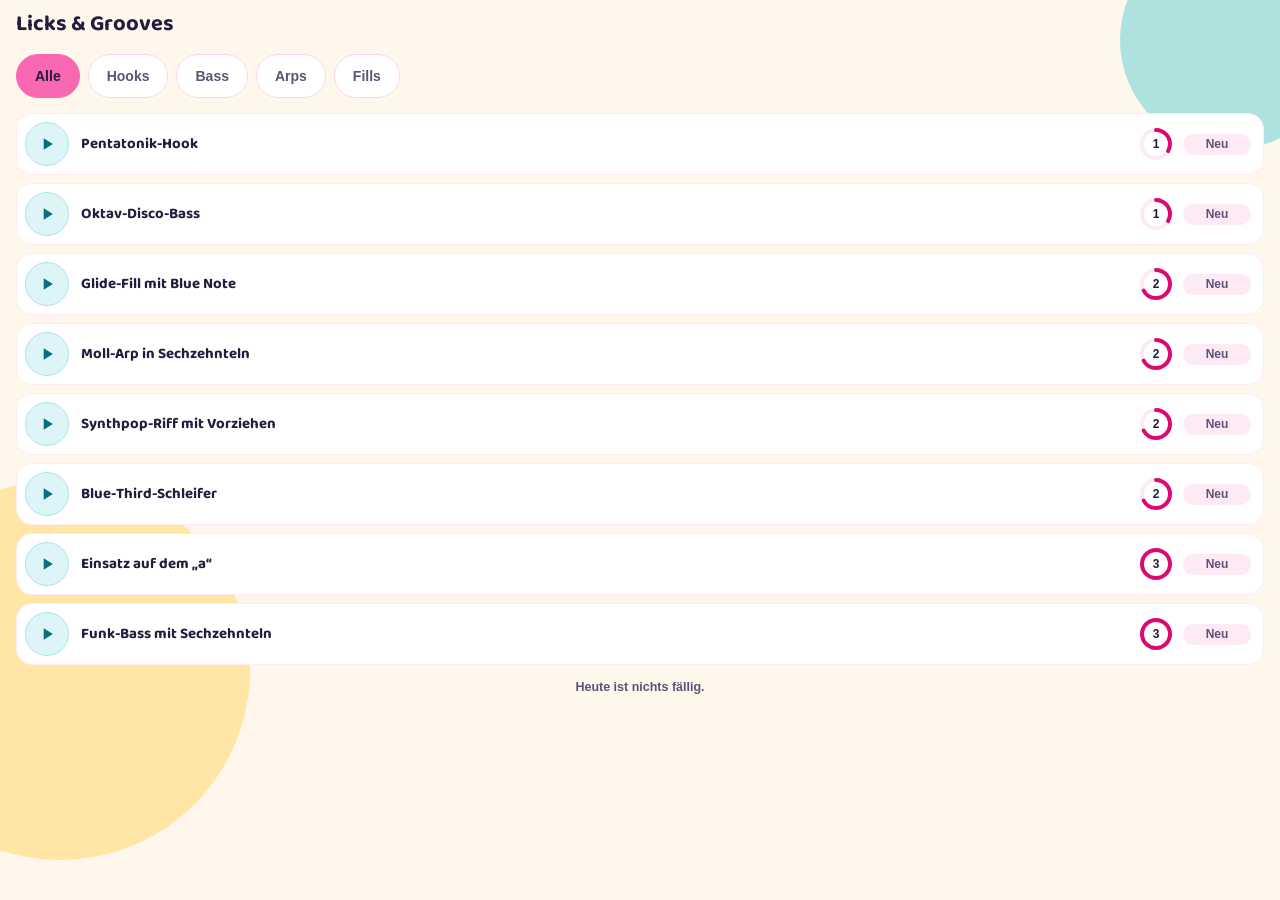
<file: licks.html>
<!doctype html>
<html lang="de">
<head>
<meta charset="utf-8">
<!-- Wie index.html: nichts außer der eigenen Herkunft (kein Datenabfluss per fetch/Bild/Schrift).
     Anders als dort 'unsafe-inline' für Skripte — die Seite steckt in einem Inline-Skript;
     Hashes müssten bei jeder Änderung von Hand nachgezogen werden (kein Build-Schritt). -->
<meta http-equiv="Content-Security-Policy" content="default-src 'none'; script-src 'self' 'unsafe-inline'; style-src 'self' 'unsafe-inline'; img-src 'self' data:; font-src 'self' data:; media-src 'self'; connect-src 'self'; frame-src 'none'; worker-src 'none'; object-src 'none'; base-uri 'none'; form-action 'none';">
<meta name="viewport" content="width=device-width, initial-scale=1, viewport-fit=cover">
<meta name="robots" content="noindex">
<title>Licks &amp; Grooves</title>
<!--
  LICKS (Datei: licks.html) — kurze Synthesizer-Linien nach Gehör lernen:
  hören, mitsingen, Startton finden, stückweise nachspielen, ganz spielen,
  durchhalten (4 bis 16 Takte, zuletzt mit stillen Takten ohne Schlagzeug),
  das Notenbild (Piano-Roll) kommt zuletzt und ist abschaltbar. Dazu Status
  (Neu → Lerne → Sitzt) und Wiederholen mit Abstand („Heute wiederholen“ auf
  der Tools-Seite, ?review=1). Hören statt Sehen: Während des eigenen Spielens
  gibt es keine laufende Marke, kein Raster, keine leuchtenden Tasten und
  keinen Taktzähler — nur den neutralen Platzhalter „Nach Gehör“.

  In der App: Tools-Reiter → Licks & Grooves → Synth-Licks (Vollbild-iframe,
  ?embedded=1, der Schließen-Knopf gehört der App). Ablage über
  window.parent.chorToolStorage (Datensatz „licks“); Fortschritt meldet die
  Seite an window.parent.chorProgress (Bereich „licks“). Offline über
  SHELL_OPTIONAL und TOOL_PAGES in sw.js. Nur Deutsch, keine Abhängigkeiten,
  Eingabe über die Bildschirmtasten oder – Einstellung „Singen“ – übers
  Mikrofon (nur während der eigenen Runde, nur live ausgewertet, nichts wird
  aufgenommen; detectPitch als Kopie aus uebe-lab.html).

  Klänge ohne Samples (Web Audio). Kopien, damit die Tools eigenständig
  bleiben (Blöcke mit „Kopie aus …“ gekennzeichnet):
  - Synth: playTone() mit SOUND_DEFAULTS, WAVE_LEVEL und fünf Presets aus
    groove-lab.js — ohne Hall und Echo,
  - Schlagzeug: drum()/tone()/noiseHit() aus metronom.html.
-->
<style>
  /* Eigene Bausteine der Licks-Seite. Tokens und die k-*-Klassen (Kopf, Zeile,
     Ring, Pille, Stepper, Fußleiste, Knöpfe, Bühne) kommen aus ueben.css. */
  :root {
    --accent: #F868B0; --accent-rgb: 248,104,176;
    --bg: #fff7ec; --surface: #ffffff; --surface-2: #fff1e2; --line: #f1ddd0;
    --text: #241b3d; --muted: #8c81a6;
    --good: #2f9e5b; --near: #d9922b; --bad: #e0445a;
    --ok-bg: #b8e3c6; --wobble-bg: #f6d78a;
    /* „verloren“ im Taktstreifen: Rosa-Rot, Text und Rand dunkel genug (≥ 4,5:1) */
    --lost-bg: #f8d2d8; --lost-line: #e59aa8; --lost-fg: #8a1a30; --bad-fg: #a3162d;
  }
  @media (prefers-color-scheme: dark) { :root:not([data-theme="light"]) { color-scheme: light; } }
  * { box-sizing: border-box; }
  html, body { height: 100%; margin: 0; }
  body {
    display: flex; flex-direction: column; color: var(--text); background: var(--bg);
    font-family: var(--font, -apple-system, BlinkMacSystemFont, "Segoe UI", Roboto, sans-serif);
    -webkit-user-select: none; user-select: none; overflow: hidden;
  }
  button, select, input { font: inherit; color: inherit; }
  button { cursor: pointer; -webkit-tap-highlight-color: transparent; }
  button:disabled { cursor: default; }
  button:focus-visible, select:focus-visible, input:focus-visible { outline: 3px solid var(--accent-foreground); outline-offset: 2px; }
  svg { width: 20px; height: 20px; fill: none; stroke: currentColor; stroke-width: 1.9; stroke-linecap: round; stroke-linejoin: round; }
  [hidden] { display: none !important; }

  /* ---- Kopf */
  .k-head { position: relative; z-index: 1; }
  .k-head .k-round { cursor: pointer; }
  .k-title { font-size: 22px; }

  main { flex: 1 1 auto; min-height: 0; overflow-y: auto; -webkit-overflow-scrolling: touch;
    padding: 4px max(16px, env(safe-area-inset-right)) 16px max(16px, env(safe-area-inset-left)); }

  /* ---- Liste: Filter-Pillen (eine Zeile, seitlich wischbar) */
  .chips { display: flex; gap: 8px; flex-wrap: nowrap; overflow-x: auto; margin: 2px -16px 12px; padding: 3px 16px; scrollbar-width: none; }
  .chips::-webkit-scrollbar { display: none; }
  .chip { flex: none; min-height: 44px; padding: 0 18px; border-radius: 999px; border: 1px solid var(--tint-line); background: var(--surface);
    font-weight: 700; font-size: 14px; color: var(--muted-2); white-space: nowrap; }
  .chip[aria-pressed="true"] { background: var(--accent); border-color: var(--accent); color: var(--accent-ink); }
  .note { margin: 8px 2px; font-size: 12.5px; color: var(--muted-2); font-weight: 600; line-height: 1.4; }
  #review-card { margin: 0 0 10px; }
  #review-card .k-row { min-height: 56px; cursor: pointer; }
  #list-note:empty { display: none; }
  #list-note { text-align: center; margin-top: 14px; }

  /* ---- Liste: Zeilen */
  .lick-row { display: flex; align-items: center; gap: 10px; min-height: 60px; padding: 8px 12px 8px 8px;
    background: var(--surface); border: 1px solid var(--line); border-radius: 16px; }
  .lick-row .play { width: 44px; height: 44px; border-radius: 50%; flex: none; padding: 0; margin: 0;
    background: var(--hear-bg); border: 1px solid var(--hear-line); color: var(--hear-fg);
    display: inline-flex; align-items: center; justify-content: center; }
  .lick-row .play svg { width: 20px; height: 20px; fill: currentColor; stroke: none; }
  .lick-row .open { flex: 1 1 auto; min-width: 0; min-height: 44px; margin: 0; padding: 0 2px; text-align: left; background: none; border: 0;
    display: flex; align-items: center; color: var(--text); }
  .lick-row .name { font-family: var(--font-display); font-weight: 700; font-size: 15px; line-height: 1.2; overflow-wrap: break-word; hyphens: auto; -webkit-hyphens: auto; }
  .lick-row .status { flex: none; min-width: 68px; justify-content: center; }

  /* ---- Übungsansicht: Stepper, Bühne */
  #steps { margin: 0 -4px 12px; }
  .panel p { margin: 0 0 10px; font-size: 14px; line-height: 1.4; }
  .panel .more { font-size: 12.5px; color: var(--muted-2); }
  .panel .note { margin: 10px 0 0; }
  .more-wrap { margin: 0 0 4px; }
  .more-wrap summary { min-height: 44px; display: flex; align-items: center; gap: 8px; margin-top: -8px; font-weight: 700; font-size: 13px; color: var(--muted-2); cursor: pointer; list-style: none; }
  .more-wrap summary::-webkit-details-marker { display: none; }
  .more-wrap summary::before { content: ''; width: 7px; height: 7px; border-right: 2px solid currentColor; border-bottom: 2px solid currentColor; transform: rotate(-45deg); }
  .more-wrap[open] summary::before { transform: rotate(45deg); }
  .more-wrap .more { margin-top: -4px; }
  .panel-title { margin: 0 0 8px; font-family: var(--font-display); font-weight: 700; font-size: 17px; line-height: 1.2; }
  .delay-hint { margin: 8px 0; padding: 10px 12px; border-radius: 16px; background: var(--surface); border: 1px solid var(--tint-line); }
  .delay-hint p { margin: 0 0 8px; font-size: 13px; line-height: 1.35; }
  .actions { display: flex; flex-wrap: wrap; gap: 8px; margin-top: 10px; }
  .actions .k-btn:not(.k-btn--ghost):not(.k-btn--hear) { flex: 1 1 auto; }
  /* Der Hauptknopf im Panel ist nur Rückfall/Beschriftung: Start und Stopp liegen in der Fußleiste (Mitte). */
  .actions .k-btn.main-act { height: auto; min-height: 44px; background: none; border-color: transparent; color: var(--muted-2); font-weight: 700; text-decoration: underline; text-underline-offset: 3px; }
  .actions .k-btn.main-act svg { display: none; }
  .actions .k-btn.main-act:disabled { opacity: .5; }
  .feedback { min-height: 22px; margin: 8px 0 0; font-weight: 700; font-size: 14px; line-height: 1.35; }
  .panel p.feedback:empty { display: none; }
  .feedback.is-good { color: var(--ok-fg); }
  .feedback.is-bad { color: var(--bad-fg); }
  /* Mikro-Symbol (Kopie aus uebe-lab.html, .sing-mic): durchgestrichen = aus, grün nach Pegel, rot = zu laut */
  .dock-bar { position: relative; }
  .sing-mic { position: absolute; right: 12px; top: 50%; transform: translateY(-50%); width: 26px; height: 30px; display: grid; place-items: center; opacity: .45; }
  .sing-mic[hidden] { display: none; }
  .sing-mic.is-open { opacity: .75; }
  .sing-mic svg { width: 24px; height: 24px; overflow: visible; }
  .sing-mic .mic-cap, .sing-mic .mic-stand { fill: none; stroke: var(--muted); stroke-width: 1.5; stroke-linecap: round; }
  .sing-mic .mic-slash { stroke: var(--muted); stroke-width: 1.5; stroke-linecap: round; }
  .sing-mic.is-open .mic-slash { display: none; }
  .sing-mic .mic-fill { fill: #6cbf8a; transition: y .08s linear, height .08s linear; }
  .sing-mic.is-hot .mic-fill { fill: var(--bad); }
  .sing-mic.is-hot .mic-cap, .sing-mic.is-hot .mic-stand { stroke: var(--bad); }

  .stage { border: 1px solid var(--tint-line); border-radius: 16px; background: var(--surface); margin: 8px 0; overflow: hidden; }
  .stage svg { width: 100%; height: auto; display: block; stroke-width: 1.4; }
  .stage .hint { font-weight: 800; font-size: 13px; fill: var(--muted-2); stroke: none; }
  .stage .staff { stroke: var(--line); stroke-width: 1.6; }
  .stage .tl { stroke: var(--line); stroke-width: 3; }
  .stage .tg { fill: none; stroke: var(--muted); stroke-width: 2; }
  .stage .tg.is-good { stroke: var(--good); }
  .stage .tg.is-near { stroke: var(--near); }
  .stage .tg.is-miss { stroke: var(--bad); }
  .stage .tp { fill: var(--muted); stroke: none; }
  .stage .tp.is-good { fill: var(--good); }
  .stage .tp.is-near { fill: var(--near); }
  .stage .tp.is-extra { fill: var(--bad); }
  .stage .bar-l { stroke: var(--line); stroke-width: 1; }
  .stage .lbl { font-size: 9px; font-weight: 800; fill: var(--muted-2); stroke: none; }
  .stage .row-l { font-size: 9.5px; font-weight: 800; fill: var(--text); stroke: none; }
  .stage .row-bg { fill: rgba(var(--accent-rgb), .06); stroke: none; }
  .stage .roll-note { fill: var(--accent); stroke: none; }
  .stage .roll-glide { stroke: var(--accent); stroke-width: 2.4; }
  .stage .ph { stroke: var(--accent); stroke-width: 2; }


  .k-dot.is-optional { border-style: dashed; }
  .k-dot:disabled { opacity: .5; cursor: default; }
  #steps ol { padding: 0 8px; }

  /* Durchhalten: Stufenleiter und (statischer) Plan vor dem Lauf */
  .ladder { display: grid; grid-template-columns: repeat(4, minmax(0, 1fr)); gap: 6px; margin: 0 0 10px; }
  .ladder button { min-height: 52px; padding: 4px; border-radius: 16px; border: 1px solid var(--tint-line); background: var(--surface); color: var(--text);
    font-weight: 700; font-size: 12px; line-height: 1.2; text-align: center; display: flex; align-items: center; justify-content: center; }
  .ladder button.is-done { background: var(--ok-bg); border-color: var(--ok); color: var(--ok-fg); }
  .ladder button.is-next { background: var(--accent); border-color: var(--accent); color: var(--accent-ink); }
  .ladder button[aria-pressed="true"] { box-shadow: 0 0 0 3px rgba(var(--accent-rgb), .45); border-color: var(--accent-foreground); }
  .ladder button:disabled { opacity: .5; }
  .plan-strip { display: flex; gap: 3px; margin: 8px 0 6px; }
  .plan-strip i { flex: 1 1 0; min-width: 0; height: 26px; border-radius: 7px; background: var(--surface); border: 1px solid var(--tint-line); }
  .plan-strip i.is-still, .plan-key i.is-still { background: var(--rep-bg) repeating-linear-gradient(135deg, color-mix(in srgb, var(--rep-fg) 32%, transparent) 0 2px, transparent 2px 6px); border: 1px dashed var(--rep-line); }
  .plan-key { display: flex; flex-wrap: wrap; align-items: center; gap: 4px 12px; margin: 0 0 8px; font-size: 12px; font-weight: 600; color: var(--muted-2); }
  .plan-key span { display: inline-flex; align-items: center; gap: 4px; }
  .plan-key i { display: inline-block; width: 14px; height: 14px; border-radius: 4px; background: var(--surface); border: 1px solid var(--tint-line); }

  .rate { display: grid; grid-template-columns: repeat(3, minmax(0, 1fr)); gap: 8px; margin-top: 6px; }
  .rate .k-btn { height: auto; min-height: 46px; padding: 6px 6px; font-size: 13.5px; white-space: normal; }
  .rate [data-rate="shaky"] { background: var(--rep-bg); border: 1px solid var(--rep-line); color: var(--rep-fg); }
  .rate [data-rate="ok"] { background: var(--hear-bg); border: 1px solid var(--hear-line); color: var(--hear-fg); }
  .rate [data-rate="solid"] { background: var(--ok-bg); border: 1px solid var(--ok); color: var(--ok-fg); }

  /* ---- Klaviatur (Dock): nur Oktave, darunter die Tasten */
  .dock { flex: none; padding: 0 max(16px, env(safe-area-inset-right)) 6px max(16px, env(safe-area-inset-left)); }
  .dock-bar { display: flex; align-items: center; justify-content: center; margin: 0 0 6px; }
  .group { display: inline-flex; align-items: center; gap: 2px; height: 36px; padding: 0 2px; border-radius: 999px; background: var(--surface); border: 1px solid var(--tint-line); }
  .group button { position: relative; min-width: 36px; height: 32px; padding: 0 8px; border-radius: 999px; background: none; border: 0; color: var(--text); font-weight: 700; font-size: 18px; line-height: 1; }
  .group button::before { content: ''; position: absolute; inset: -6px -4px; }
  .group button:disabled { opacity: .35; }
  .group .range { min-width: 74px; text-align: center; font-size: 12.5px; font-weight: 700; color: var(--muted-2); font-variant-numeric: tabular-nums; }
  .keyboard { position: relative; display: flex; height: clamp(92px, 16vh, 170px); touch-action: none; border-radius: 0 0 16px 16px; overflow: hidden;
    border: 1px solid var(--tint-line); border-top: 4px solid var(--text); background: var(--surface); }
  .white { position: relative; flex: 1 1 0; min-width: 0; border-right: 1px solid var(--tint-line); background: var(--surface); border-radius: 0 0 8px 8px; }
  .white:last-child { border-right: 0; }
  .white.is-down { background: color-mix(in srgb, var(--accent) 38%, white); }
  .black { position: absolute; top: 0; height: 58%; z-index: 2; border-radius: 0 0 7px 7px; background: var(--text); }
  .black.is-down { background: var(--accent-foreground); }
  .white.is-lit { background: color-mix(in srgb, var(--accent) 45%, white); }
  .black.is-lit { background: var(--accent-foreground); }
  .white.is-picked, .black.is-picked { box-shadow: inset 0 0 0 3px var(--accent); }
  .key-mark { position: absolute; left: 50%; bottom: 8px; transform: translateX(-50%); min-width: 22px; height: 22px; padding: 0 5px; border-radius: 11px;
    background: var(--accent); color: var(--accent-ink); font-size: 11px; font-weight: 700; display: flex; align-items: center; justify-content: center; pointer-events: none; z-index: 3; }
  .key-mark.is-pick { background: var(--surface); color: var(--accent-foreground); border: 2px solid var(--accent); }
  .black .key-mark { bottom: 6px; }

  /* ---- Fußleiste (nur Lick-Ansicht): Tempo | Start/Stopp | Schritt zurück/vor */
  #foot { display: grid; grid-template-columns: minmax(0, 1.2fr) auto minmax(0, 1fr); gap: 8px; }
  #foot .k-tempo { max-width: 156px; }
  #foot .k-tempo button:disabled, #foot .foot-steps button:disabled { opacity: .35; }
  #foot .k-tempo-val { flex-direction: column; align-items: center; gap: 0; line-height: 1.05; white-space: nowrap; }
  #foot .k-tempo-val b { font-size: 19px; }
  #foot .k-tempo-val b.is-word { font-size: 14px; }
  .foot-steps { display: flex; justify-content: flex-end; gap: 6px; }
  .foot-steps .k-round { color: var(--text); }
  @media (max-width: 360px) {
    .lick-row { gap: 8px; }
    .lick-row .status { min-width: 58px; padding: 2px 8px; }
    .k-foot { padding-left: 12px; padding-right: 12px; }
    #foot .k-tempo button { width: 36px; position: relative; }
    #foot .k-tempo button::before { content: ''; position: absolute; inset: 0 -4px; }
    #foot .k-tempo-val b { font-size: 17px; }
  }

  /* ---- Einstellungen-Sheet */
  .sheet { position: fixed; inset: 0; z-index: 20; background: rgba(36,27,61,.45); display: flex; align-items: flex-end; justify-content: center; }
  .sheet-card { width: 100%; max-width: 520px; background: var(--bg); border-radius: 22px 22px 0 0; border: 1px solid var(--tint-line); border-bottom: 0;
    padding: 16px 16px max(20px, env(safe-area-inset-bottom)); max-height: calc(100vh - 40px); max-height: calc(100dvh - 40px); overflow-y: auto; }
  .sheet-card:focus { outline: none; }
  .sheet-card h3 { margin: 0 0 4px; font-family: var(--font-display); font-weight: 700; font-size: 20px; }
  .sheet .chips { flex-wrap: wrap; overflow: visible; margin: 6px 0; padding: 0; }
  .sub-label { display: block; margin: 14px 0 4px; font-size: 11px; font-weight: 700; letter-spacing: .08em; text-transform: uppercase; color: var(--muted-2); }
  .sheet select { width: 100%; min-height: 44px; border: 1px solid var(--tint-line); background: var(--surface); border-radius: 999px; padding: 0 16px; font-weight: 700; font-size: 14px; }
  .toggle { display: inline-flex; align-items: center; gap: 12px; min-height: 44px; padding: 0; background: none; border: 0; font-weight: 700; font-size: 14px; }
  .toggle-track { position: relative; width: 48px; height: 28px; border-radius: 14px; background: var(--rule); border: 1px solid var(--tint-line); flex: none; }
  .toggle-track::after { content: ''; position: absolute; top: 2px; left: 2px; width: 22px; height: 22px; border-radius: 50%; background: var(--surface); box-shadow: 0 1px 3px rgba(36,27,61,.35); }
  .toggle[aria-pressed="true"] .toggle-track { background: var(--accent); border-color: var(--accent); }
  .toggle[aria-pressed="true"] .toggle-track::after { left: 22px; }
  .sheet .actions { margin-top: 14px; }
  .sheet .actions .k-btn { flex: 1 1 auto; }
  .sheet .actions:last-child { position: sticky; bottom: calc(-1 * max(20px, env(safe-area-inset-bottom))); margin: 14px -16px calc(-1 * max(20px, env(safe-area-inset-bottom))); padding: 10px 16px max(20px, env(safe-area-inset-bottom)); background: var(--bg); }
  @media (prefers-reduced-motion: reduce) { * { transition: none !important; animation: none !important; scroll-behavior: auto !important; } }
</style>
<!-- Gemeinsame Designsprache „Konfetti B2“ (Tokens, Schrift, Bausteine); nach dem
     eigenen <style>, damit ihre Tokens gewinnen. -->
<link rel="stylesheet" href="./ueben.css">
</head>
<body>
<header class="k-head" id="head">
  <!-- Zurück: in der Liste schließt es das Tool (nur eingebettet sichtbar), in der Lick-Ansicht geht es zur Liste. -->
  <button class="k-round" type="button" data-act="back" data-own-back-btn aria-label="Zurück" hidden><svg viewBox="0 0 24 24" aria-hidden="true"><path d="M15 6l-6 6 6 6"/></svg></button>
  <div class="k-titles">
    <span class="k-over" id="head-over" hidden>Licks &amp; Grooves</span>
    <h1 class="k-title" id="list-title">Licks &amp; Grooves</h1>
    <h1 class="k-title" id="lick-name" hidden></h1>
    <p class="visually-hidden" id="lick-sub"></p>
  </div>
  <div class="k-actions">
    <button class="k-round" type="button" data-act="settings" aria-label="Einstellungen" hidden><svg viewBox="0 0 24 24" aria-hidden="true"><circle cx="12" cy="12" r="3"/><path d="M19.4 15a1.7 1.7 0 0 0 .3 1.8l.1.1a2 2 0 1 1-2.8 2.8l-.1-.1a1.7 1.7 0 0 0-1.8-.3 1.7 1.7 0 0 0-1 1.5V21a2 2 0 1 1-4 0v-.1a1.7 1.7 0 0 0-1.1-1.5 1.7 1.7 0 0 0-1.8.3l-.1.1a2 2 0 1 1-2.8-2.8l.1-.1a1.7 1.7 0 0 0 .3-1.8 1.7 1.7 0 0 0-1.5-1H3a2 2 0 1 1 0-4h.1a1.7 1.7 0 0 0 1.5-1.1 1.7 1.7 0 0 0-.3-1.8l-.1-.1a2 2 0 1 1 2.8-2.8l.1.1a1.7 1.7 0 0 0 1.8.3H9a1.7 1.7 0 0 0 1-1.5V3a2 2 0 1 1 4 0v.1a1.7 1.7 0 0 0 1 1.5 1.7 1.7 0 0 0 1.8-.3l.1-.1a2 2 0 1 1 2.8 2.8l-.1.1a1.7 1.7 0 0 0-.3 1.8V9a1.7 1.7 0 0 0 1.5 1H21a2 2 0 1 1 0 4h-.1a1.7 1.7 0 0 0-1.5 1Z"/></svg></button>
  </div>
</header>
<main id="main">
  <section id="view-list">
    <div id="review-card" hidden>
      <button class="k-row k-row--repeat" type="button" data-act="review-start">
        <span class="k-row-icon" aria-hidden="true"><svg viewBox="0 0 24 24"><path d="M17 2l4 4-4 4"/><path d="M3 11V9a3 3 0 0 1 3-3h15"/><path d="M7 22l-4-4 4-4"/><path d="M21 13v2a3 3 0 0 1-3 3H3"/></svg></span>
        <span class="k-row-name" id="review-text">Heute wiederholen</span>
        <span class="k-chev" aria-hidden="true"><svg viewBox="0 0 24 24"><path d="M9 6l6 6-6 6"/></svg></span>
      </button>
    </div>
    <div class="chips" id="cat-chips" role="group" aria-label="Kategorie"></div>
    <div class="k-list" id="list"></div>
    <p class="note" id="list-note"></p>
  </section>
  <section id="view-lick" hidden>
    <div class="k-stepper" id="steps" role="group" aria-label="Schritte"></div>
    <div class="k-stage panel" id="panel"></div>
  </section>
</main>
<div class="dock" id="dock" hidden>
  <div class="dock-bar">
    <div class="group" role="group" aria-label="Lage der Klaviatur">
      <button type="button" data-act="oct-down" aria-label="Eine Oktave tiefer">−</button>
      <span class="range" id="oct-range" aria-live="polite">Oktave 0</span>
      <button type="button" data-act="oct-up" aria-label="Eine Oktave höher">+</button>
    </div>
    <span class="sing-mic" id="mic-icon" role="img" aria-label="Mikrofon aus" hidden><svg viewBox="0 0 24 24" aria-hidden="true"><defs><clipPath id="mic-clip"><rect x="8.5" y="2.5" width="7" height="12" rx="3.5"/></clipPath></defs><rect class="mic-fill" clip-path="url(#mic-clip)" x="8.5" y="14.5" width="7" height="0"/><rect class="mic-cap" x="8.5" y="2.5" width="7" height="12" rx="3.5"/><path class="mic-stand" d="M5.5 11.5a6.5 6.5 0 0 0 13 0M12 18v3.5M9 21.5h6"/><path class="mic-slash" d="M4 3l16 18"/></svg></span>
  </div>
  <div class="keyboard" id="keyboard" aria-label="Klaviatur"></div>
</div>
<!-- Fußleiste unter der Klaviatur: Tempo (nur langsamer) | Start/Stopp | Schritt zurück/vor -->
<div class="k-foot" id="foot" hidden>
  <div class="k-tempo" role="group" aria-label="Tempo">
    <button type="button" data-act="tempo-down" aria-label="Langsamer"><svg viewBox="0 0 24 24" aria-hidden="true"><path d="M5 12h14"/></svg></button>
    <div class="k-tempo-val" id="tempo-val" aria-live="polite"><b>100 %</b><small>96 BPM</small></div>
    <button type="button" data-act="tempo-up" aria-label="Schneller"><svg viewBox="0 0 24 24" aria-hidden="true"><path d="M12 5v14M5 12h14"/></svg></button>
  </div>
  <button class="k-play k-play--lg" type="button" id="foot-play" data-act="foot-play" aria-label="Start: Anhören"><svg viewBox="0 0 24 24" aria-hidden="true"><path d="m8 5 11 7-11 7z"/></svg></button>
  <div class="foot-steps">
    <button class="k-round" type="button" data-act="step-prev" aria-label="Schritt zurück"><svg viewBox="0 0 24 24" aria-hidden="true"><path d="M15 6l-6 6 6 6"/></svg></button>
    <button class="k-round" type="button" data-act="step-next" aria-label="Schritt vor"><svg viewBox="0 0 24 24" aria-hidden="true"><path d="M9 6l6 6-6 6"/></svg></button>
  </div>
</div>
<div class="sheet" id="sheet" hidden>
  <div class="sheet-card" role="dialog" aria-label="Einstellungen" aria-modal="true" tabindex="-1">
    <h3>Einstellungen</h3>
    <span class="sub-label" style="margin-top:8px">Notenbild bei Licks</span>
    <div class="chips" id="notes-chips"></div>
    <p class="note">Das Notenbild (Piano-Roll) kommt als letzter Schritt. Wer es abschaltet, übt ausschließlich mit den Ohren.</p>
    <label class="sub-label" for="sound-select">Klang</label>
    <select id="sound-select" aria-label="Klang"></select>
    <span class="sub-label">Eingabe</span>
    <div class="chips" id="input-chips"></div>
    <p class="note">Singen: Das Mikrofon läuft nur während deiner Runde und wird nur live ausgewertet – nichts wird aufgenommen oder gesendet. Mit Kopfhörern singen, sonst hört das Mikrofon die Begleitung mit. Gewertet werden Tonklasse und Einsatz wie beim Tippen.</p>
    <span class="sub-label">Glide beim eigenen Spiel</span>
    <button class="toggle" type="button" data-act="glide" aria-pressed="true" aria-label="Glide beim eigenen Spiel"><span class="toggle-track" aria-hidden="true"></span><span class="toggle-text">An</span></button>
    <span class="sub-label">Verzögerung beim Tippen</span>
    <p class="note" id="delay-note"></p>
    <div class="actions" style="margin-top:0"><button class="k-btn k-btn--ghost" type="button" data-act="delay-reset" id="delay-reset">Zurücksetzen</button></div>
    <div class="actions"><button class="k-btn" type="button" data-act="settings-close">Fertig</button></div>
  </div>
</div>

<script src="./harmony.js"></script>
<script>
(function () {
  'use strict';

  const EMBEDDED = new URLSearchParams(location.search).has('embedded');
  if (EMBEDDED) {
    document.documentElement.classList.add('is-embedded');
    // Eigener runder Zurück-Knopf: die App blendet dann ihr ✕ aus und fokussiert [data-own-back-btn].
    document.documentElement.setAttribute('data-own-back', '');
  }
  // In der App eingebettet: deren Akzentfarbe übernehmen (gleiche Herkunft).
  try {
    if (window.parent !== window) {
      const appStyle = getComputedStyle(window.parent.document.documentElement);
      const accent = appStyle.getPropertyValue('--accent').trim();
      const rgb = appStyle.getPropertyValue('--accent-rgb').trim();
      if (/^#[0-9a-f]{6}$/i.test(accent)) document.documentElement.style.setProperty('--accent', accent);
      if (/^\d+,\s*\d+,\s*\d+$/.test(rgb)) document.documentElement.style.setProperty('--accent-rgb', rgb);
      // Dunkle Textvariante der Akzentfarbe (≥ 4,5:1, deriveAccentForeground in app.js).
      const fg = appStyle.getPropertyValue('--accent-foreground').trim();
      if (/^#[0-9a-f]{6}$/i.test(fg)) document.documentElement.style.setProperty('--accent-foreground', fg);
    }
  } catch { /* eigenständig geöffnet oder fremde Herkunft: Standardfarbe */ }

  const $ = (sel) => document.querySelector(sel);
  const $$ = (sel) => Array.from(document.querySelectorAll(sel));
  const clamp = (v, lo, hi) => Math.min(hi, Math.max(lo, v));
  const mod = (n, m) => ((n % m) + m) % m;
  const { noteLabel } = window.ChorHarmony;

  /* ------------------------------------------------------------------------
     INHALT — Licks. `notes` = [Tick, Dauer, Halbtöne über root, Optionen?],
     12 Ticks = Viertel, ein 4/4-Takt = 48 Ticks; Pausen sind Lücken zwischen
     den Tönen. `parts` = Notenbereiche [von, bis) für „Stückweise“. `root`
     als MIDI-Nummer; der Startton-Schritt bezieht Stufen auf `root`.
     Lick-IDs sind fest (gespeichert), neue Licks nur anhängen.
     ------------------------------------------------------------------------ */
  const TICKS_BAR = 48;
  const LICKS = [
    { id: 'hookPenta', cat: 'hook', level: 1, name: 'Pentatonik-Hook', preset: 'Analog Lead', bpm: 96, bars: 2, root: 57,
      notes: [[0, 12, 0], [12, 6, 3], [18, 6, 5], [24, 18, 7], [42, 6, 10], [48, 12, 7], [60, 6, 5], [66, 6, 3], [72, 24, 0]],
      parts: [[0, 3], [3, 5], [5, 9]],
      intro: 'Fünf Töne, zwei Takte: hinauf bis zur kleinen Septime, dann zurück nach Hause. Sing ihn zuerst auf „du“ – die Finger folgen der Stimme.',
      more: 'Die Moll-Pentatonik ist die Tonleiter unzähliger Pop-, Soul- und Rock-Hooks. Auf ihr klingt fast jede Tonfolge richtig, deshalb ist sie der beste Einstieg.' },
    { id: 'bassOktav', cat: 'bass', level: 1, name: 'Oktav-Disco-Bass', preset: 'Growl Bass', bpm: 100, bars: 2, root: 40, kick: 'four',
      notes: [[0, 6, 0], [6, 6, 12], [12, 6, 0], [18, 6, 12], [24, 6, 0], [30, 6, 12], [36, 6, 0], [42, 6, 12],
        [48, 6, 5], [54, 6, 17], [60, 6, 5], [66, 6, 17], [72, 6, 7], [78, 6, 19], [84, 6, 7], [90, 6, 19]],
      parts: [[0, 4], [4, 8], [8, 12], [12, 16]],
      intro: 'Achtel, immer im Wechsel tief und eine Oktave höher. Erst auf der 1, dann auf der 4, dann auf der 5. Der tiefe Ton trägt, der hohe federt.',
      more: 'Der Oktavbass treibt viele Disco- und Dance-Titel. Er ist rhythmisch einfach und schult trotzdem das Wichtigste: gleichmäßige Achtel über lange Strecken.' },
    { id: 'fillGlideBlue', cat: 'fill', level: 2, name: 'Glide-Fill mit Blue Note', preset: 'Analog Lead', bpm: 92, bars: 1, root: 57,
      notes: [[0, 6, 0], [6, 6, 3], [12, 6, 5], [18, 3, 6], [21, 9, 7, { glide: true }], [30, 6, 5], [36, 6, 3], [42, 6, 0]],
      parts: [[0, 3], [3, 5], [5, 8]],
      intro: 'Hinauf zur ♭5 und von dort in die 5 gleiten, dann zurück. Die ♭5 ist nur ein Sechzehntel lang – ein Durchgang, kein Ziel.',
      more: 'Die ♭5 ist die typischste Blue Note. Mit Glide in die 5 gezogen klingt sie wie ein Schleifer in der Stimme – ein Klang, den man im Chor gut nachsingen kann.' },
    { id: 'arpMoll', cat: 'arp', level: 2, name: 'Moll-Arp in Sechzehnteln', preset: 'Neon Pluck', bpm: 88, bars: 1, root: 57,
      notes: [[0, 3, 0], [3, 3, 3], [6, 3, 7], [9, 3, 12], [12, 3, 7], [15, 3, 3], [18, 3, 0], [21, 3, 3],
        [24, 3, -2], [27, 3, 2], [30, 3, 5], [33, 3, 10], [36, 3, 5], [39, 3, 2], [42, 3, -2], [45, 3, 2]],
      parts: [[0, 4], [4, 8], [8, 12], [12, 16]],
      intro: 'Vier Sechzehntel je Schlag: erst den Moll-Dreiklang hinauf und zurück, dann den Dur-Dreiklang einen Ganzton tiefer. Gleichmäßig, ohne Betonung.',
      more: 'Ein Arpeggiator spielt Akkorde als Tonfolge. Von Hand gespielt merkt man, wie wenig sich die Finger bewegen müssen, wenn der Akkord wechselt.' },
    { id: 'riffPush', cat: 'hook', level: 2, name: 'Synthpop-Riff mit Vorziehen', preset: 'Bright Saw', bpm: 108, bars: 1, root: 62,
      notes: [[0, 6, 0], [6, 6, 0], [12, 6, 3], [18, 12, 5], [30, 6, 3], [36, 12, 0]],
      parts: [[0, 3], [3, 6]],
      intro: 'Der lange Ton kommt auf „2 und“ und liegt über die Drei. Auf der Drei selbst drückst du nichts – du hältst.',
      more: 'Das ist dieselbe vorgezogene Drei wie im Rhythmus-Kurs, nur mit Tönen. Synthpop-Riffs leben von solchen Pushes: Die Betonung kommt ein Achtel zu früh.' },
    { id: 'hookBlueThird', cat: 'fill', level: 2, name: 'Blue-Third-Schleifer', preset: 'Soft Brass', bpm: 84, bars: 1, root: 60,
      notes: [[0, 6, 0], [6, 3, 3], [9, 9, 4, { glide: true }], [18, 6, 0], [24, 12, 7], [36, 6, 9], [42, 6, 7]],
      parts: [[0, 3], [3, 7]],
      intro: 'Aus der kleinen Terz in die große gleiten, dann über die 5 zur 6 und zurück. Der Schleifer ist kurz, das Ziel ist die große Terz.',
      more: 'Die Blue Third liegt zwischen Moll und Dur. Sänger:innen treffen sie, indem sie von unten hineinziehen – genau das macht hier der Glide.' },
    { id: 'hookAufA', cat: 'hook', level: 3, name: 'Einsatz auf dem „a“', preset: 'Analog Lead', bpm: 92, bars: 1, root: 64,
      notes: [[9, 3, 7], [12, 6, 10], [18, 6, 12], [24, 3, 10], [27, 3, 7], [30, 6, 5], [36, 12, 3]],
      parts: [[0, 3], [3, 7]],
      intro: 'Die Eins bleibt leer. Der erste Ton kommt ein Sechzehntel vor der Zwei, auf dem „a“. Zähl „1 e + a“ und spiel auf „a“.',
      more: 'Viele Hooks beginnen knapp vor einem Schlag. Wer auf der Zwei einsetzt, kommt zu spät. Dieselbe Figur gibt es im Rhythmus-Kurs als Klatsch-Lektion.' },
    { id: 'bassFunk16', cat: 'bass', level: 3, name: 'Funk-Bass mit Sechzehnteln', preset: 'Growl Bass', bpm: 96, bars: 1, root: 43,
      notes: [[0, 3, 0], [9, 3, 12], [12, 6, 10], [21, 3, 7], [27, 6, 0], [36, 3, -3], [42, 3, -2], [45, 3, -1]],
      parts: [[0, 4], [4, 8]],
      // Töne auf 1, 1-a, 2, 2-a, 3-e, 4, 4-und, 4-a (nicht „alles auf e und a“).
      intro: 'Kurze Töne, viel Luft dazwischen. Die Eins sitzt, danach landen die Töne oft knapp neben dem Schlag – auf „a“ und „e“.',
      more: 'Die letzten drei – auf 4, „und“, „a“ – laufen chromatisch in die nächste Eins. Im Funk zählt die Pause so viel wie der Ton. Spiel die Töne kurz und trocken – die Lücken sind der Groove.' },
  ];
  const CATS = [['all', 'Alle'], ['hook', 'Hooks'], ['bass', 'Bass'], ['arp', 'Arps'], ['fill', 'Fills']];
  const lickById = (id) => LICKS.find((l) => l.id === id) || null;

  /* ------------------------------------------------------------------------
     DURCHHALTEN — Leiter (je Baustein gespeichert als `hold` = Zahl der
     geschafften Stufen, 0–4). on/off: Takte mit Snare / still, im Wechsel.
     ------------------------------------------------------------------------ */
  const HOLD_STAGES = [
    { bars: 4,  on: 0, off: 0, name: '4 Takte' },                // Snare durchgehend
    { bars: 8,  on: 0, off: 0, name: '8 Takte' },                // Snare durchgehend
    { bars: 8,  on: 2, off: 2, name: '8 Takte mit Lücken' },     // 2 Takte Snare, 2 Takte still, …
    { bars: 16, on: 2, off: 4, name: '16 Takte mit Lücken' },    // 2 Takte Snare, 4 Takte still, …
  ];
  const stageOf = (stage) => (typeof stage === 'number' ? HOLD_STAGES[clamp(stage, 1, 4) - 1] : stage);
  const stageHasGaps = (stage) => stageOf(stage).on > 0;

  /** Plan der Begleitung je Takt: true = Snare, false = still. Stufe 1–4
   *  oder ein Eintrag aus HOLD_STAGES. */
  function holdPlan(stage) {
    const st = stageOf(stage);
    if (!st.on) return Array(st.bars).fill(true);
    const period = st.on + st.off;
    return Array.from({ length: st.bars }, (_, b) => b % period < st.on);
  }

  /** Trefferfenster: knapp unter der halben kürzesten Notenlänge, höchstens 130 ms.
   *  Gleiche Formel wie uebe-lab.html (toleranceFor). */
  const toleranceFor = (gapSec) => Math.min(.13, Math.max(.035, gapSec * .45));

  /**
   * Auswertung eines Durchhalten-Laufs (Kopie in uebe-lab.html — beide
   * Fassungen müssen identisch bleiben, gleiche Testvektoren).
   *   expected: Soll-Zeitpunkte im ABSOLUTEN Raster (Sekunden), nie am ersten
   *             Anschlag neu ausgerichtet; Zahlen oder { t, pc } (Tonklasse).
   *   taps:     Anschläge (Sekunden) — Zahlen oder { t, pc }.
   *   barStart / barSec: Anfang des ersten Takts und Taktdauer.
   *   tol:      Trefferfenster (s). plan: je Takt true (Snare) / false (still).
   * → { bars: [{ expected, hit, meanOffset, extra, silent, ok }], held, tendency,
   *     lostAt (1-basiert oder null), reentry ('good' | 'late' | null),
   *     reason ('bars' | 'loose' | 'drift' | null), offsets, meanAbs, missed, extras, expected }
   */
  function judgeHold({ expected, taps, barStart, barSec, tol, plan, pos = null, gaps = null, names = null, beatSec = barSec / 4, mic = false, swingPairs = null, pickupSec = 0 }) {
    const nBars = plan.length;
    const timeOf = (x) => (typeof x === 'number' ? x : x.t);
    // Takte zählen ab der echten Eins (barStart + pickupSec), wie die Begleitung
    // (plan); der erste Auftakt gehört als Vortakt zu Takt 1. Ohne Auftakt wie bisher.
    const barOf = (t) => {
      const b = Math.floor((t - barStart - pickupSec) / barSec + 1e-9);
      if (!pickupSec) return b;
      const r = t - barStart;
      return r < -1e-9 ? -1 : r >= nBars * barSec - 1e-9 ? nBars : Math.max(0, b);
    };
    const E = expected.map((e, i) => ({ t: timeOf(e), pc: typeof e === 'number' || e.pc === undefined ? null : e.pc, pos: pos ? pos[i] : null }))
      .filter((e) => barOf(e.t) >= 0 && barOf(e.t) < nBars).sort((a, b) => a.t - b.t);
    const tp = taps.map((x) => ({ t: timeOf(x), pc: typeof x === 'number' || x.pc === undefined ? null : x.pc, used: false })).sort((a, b) => a.t - b.t);
    // Stumm: alle Takte ohne Begleitung – dann zählt das eigene Tempo, nicht das starre Raster.
    const free = nBars > 0 && plan.every((p) => p === false);
    const tolOf = (e) => tol + (plan[barOf(e.t)] === false ? HOLD_GAP_EXTRA : 0);
    const t0 = E.length ? E[0].t : 0;
    // Zuordnung: erst am Raster, dann (dreimal) um den eigenen Versatz bzw. – in Stumm – um
    // die eigene Tempo-Gerade verschoben. Wer konstant früh ist, verliert so keine Treffer.
    let a = 0, k = 1;
    const predict = (e) => t0 + a + k * (e.t - t0);
    const fit = (ps) => {
      if (!ps.length) return;
      if (!free || ps.length < 2) { a = clamp(ps.reduce((s, p) => s + p.x.t - p.e.t, 0) / ps.length, -HOLD_BIAS_MAX, HOLD_BIAS_MAX); return; }
      const n = ps.length;
      const mx = ps.reduce((s, p) => s + p.e.t - t0, 0) / n, my = ps.reduce((s, p) => s + p.x.t - t0, 0) / n;
      let num = 0, den = 0;
      for (const p of ps) { num += (p.e.t - t0 - mx) * (p.x.t - t0 - my); den += (p.e.t - t0 - mx) ** 2; }
      k = den ? clamp(num / den, .85, 1.15) : 1;
      a = clamp(my - k * mx, -HOLD_BIAS_MAX, HOLD_BIAS_MAX);
    };
    // Versatz vorab suchen (bis ±HOLD_BIAS_MAX in 5-ms-Schritten, bei Gleichstand der kleinste):
    // wer konstant mehr als das Trefferfenster daneben liegt, verlöre sonst schon im ersten Durchgang alles.
    let bestA = 0, bestN = -1;
    for (let c = -HOLD_BIAS_MAX; c <= HOLD_BIAS_MAX + 1e-9; c += .005) {
      a = c;
      const n = holdAssign(E, tp, predict, tolOf).length;
      if (n > bestN || (n === bestN && Math.abs(c) < Math.abs(bestA))) { bestN = n; bestA = c; }
    }
    a = bestA;
    for (const x of tp) x.used = false;
    let pairs = [];
    if (free) {
      // Stumm: die Tempo-Linie wächst Schlag für Schlag von vorn mit (sonst landen späte Schläge
      // eines langsamer Werdenden auf falschen Soll-Punkten).
      for (const e of E) { pairs.push(...holdAssign([e], tp.filter((x) => !x.used), predict, tolOf)); fit(pairs); }
    } else pairs = holdAssign(E, tp, predict, tolOf);
    for (let round = 0; round < 3 && pairs.length >= 1; round++) { fit(pairs); pairs = holdAssign(E, tp, predict, tolOf); }
    const bars = Array.from({ length: nBars }, (_, b) => ({ expected: 0, hit: 0, meanOffset: 0, extra: 0, silent: plan[b] === false, sum: 0, err: false }));
    for (const e of E) bars[barOf(e.t)].expected++;
    const hits = pairs.map((p) => ({ t: p.e.t, x: p.x.t, bar: barOf(p.e.t), pos: p.e.pos, off: p.x.t - p.e.t, dev: p.x.t - predict(p.e) }));
    for (const h of hits) { bars[h.bar].hit++; bars[h.bar].sum += h.off; }
    for (const x of tp) {
      if (x.used) continue;
      const b = barOf(x.t);
      if (b >= 0 && b < nBars) bars[b].extra++;
    }
    for (const b of bars) {
      b.meanOffset = b.hit ? b.sum / b.hit : 0; delete b.sum;
      // Mikrofon: Hall und Doppel-Erkennung – der erste Zusatzschlag je Takt zählt nicht.
      b.counted = mic ? Math.max(0, b.extra - 1) : b.extra;
      b.err = b.hit < b.expected || b.counted > 0;
    }
    // Muster: Fehler (verpasst + zu viel) gegen ein Budget von 3 % der Schläge, mindestens 1 je 8 Takte;
    // zwei Takte mit Fehler hintereinander nie.
    const expectedN = E.length;
    const missed = expectedN - hits.length;
    const extras = bars.reduce((s, b) => s + b.counted, 0);
    const errors = missed + extras;
    const allowed = Math.max(Math.ceil(nBars / 8), Math.round(HOLD_ERR_SHARE * expectedN));
    const consecutive = bars.some((b, i) => b.err && bars[i + 1]?.err);
    // Faden gerissen: zwei aufeinanderfolgende Takte mit weniger als der Hälfte der Soll-Punkte.
    const weak = (b) => bars[b].expected > 0 && bars[b].hit < bars[b].expected / 2;
    let lostAt = null;
    for (let b = 0; b + 1 < nBars; b++) if (weak(b) && weak(b + 1)) { lostAt = b + 1; break; }
    // Stellen im Muster: Versatz je Stelle gegen den eigenen Mittelwert. Gezählt nur bei ≥ 4 Treffern
    // und ≥ 70 % gleichgerichtet; Tipp ab 35 ms, kein „geschafft“ ab max(60 ms, 20 % des Nachbarabstands).
    const devs = hits.map((h) => h.dev);
    const m0 = devs.length ? devs.reduce((s, d) => s + d, 0) / devs.length : 0;
    const swingShort = new Set((swingPairs || []).map(([, j]) => j));
    const byPos = new Map();
    for (const h of hits) if (h.pos !== null) { if (!byPos.has(h.pos)) byPos.set(h.pos, []); byPos.get(h.pos).push(h.dev - m0); }
    const posDev = [...byPos].map(([p, ds]) => {
      // gegen das Mittel der übrigen Stellen, damit der eigene Versatz nicht im Gesamtmittel verwässert
      const others = hits.filter((h) => h.pos !== p).map((h) => h.dev - m0);
      const rest = others.length ? others.reduce((s, d) => s + d, 0) / others.length : 0;
      const rel = ds.reduce((s, d) => s + d, 0) / ds.length - rest;
      const same = ds.filter((d) => Math.sign(d - rest) === Math.sign(rel)).length / ds.length;
      const counts = ds.length >= 4 && same >= .7 && !swingShort.has(p);
      const failAt = Math.max(HOLD_POS_FAIL, .2 * (gaps && gaps[p] ? gaps[p] : 0));
      return { pos: p, rel, mean: ds.reduce((s, d) => s + d, 0) / ds.length, n: ds.length, same, tip: counts && Math.abs(rel) >= HOLD_POS_TIP, fail: counts && Math.abs(rel) >= failAt, name: names ? names[p] : null };
    });
    const hot = posDev.filter((p) => p.tip).sort((x, y) => Math.abs(y.rel) - Math.abs(x.rel))[0] || null;
    // Gleichmäßigkeit: Streuung um den eigenen Mittelwert je Stelle (ein fester Stellen-Versatz ist
    // kein Wackeln – er zählt oben als Muster). Schwelle je Begleitung, bei langsamem Tempo ≥ 5 % des Schlags.
    const posMean = new Map(posDev.filter((p) => p.n >= 4).map((p) => [p.pos, p.mean]));
    const res = hits.map((h) => h.dev - m0 - (posMean.get(h.pos) || 0));
    const sd = res.length ? Math.sqrt(res.reduce((s, r) => s + r * r, 0) / res.length) : null;
    const cat = free || plan.includes(false) ? HOLD_SD.gaps : HOLD_SD.steady;
    const limit = Math.max(cat[0], HOLD_SD_BEAT * beatSec);
    const star = limit * cat[1] / cat[0];
    const level = sd === null ? 0 : sd < star ? 3 : sd <= limit ? 2 : 1;
    // Wiedereinstieg nach Lücken: Mittel der ersten zwei Schläge des ersten Takts mit Begleitung,
    // höchstens 70 ms neben der eigenen Linie, und dieser Takt ohne Fehler.
    let reentry = null;
    if (!free && plan.includes(false)) {
      const firsts = bars.map((_, b) => b).filter((b) => plan[b] && b > 0 && plan[b - 1] === false && bars[b].expected > 0);
      if (firsts.length) {
        const ok = firsts.every((b) => {
          const two = hits.filter((h) => h.bar === b).slice(0, 2);
          return two.length && !bars[b].err && Math.abs(two.reduce((s, h) => s + h.dev, 0) / two.length - m0) <= HOLD_REENTRY;
        });
        reentry = ok ? 'good' : 'late';
      }
    }
    // Shuffle: Verhältnis lang:kurz je Grundschlag (Median); unter 1,35 ist es kein Shuffle mehr.
    let swing = null;
    if (swingPairs && swingPairs.length) {
      const byKey = new Map(hits.map((h) => [`${h.bar}:${h.pos}`, h]));
      const ratios = [];
      for (const h of hits) for (const [i, j] of swingPairs) {
        if (h.pos !== i) continue;
        const s = byKey.get(`${h.bar}:${j}`);
        if (s && s.x > h.x && h.x + beatSec > s.x) ratios.push((s.x - h.x) / (h.x + beatSec - s.x));
      }
      if (ratios.length >= 3) {
        ratios.sort((x, y) => x - y);
        const ratio = ratios[Math.floor(ratios.length / 2)];
        swing = { ratio, fail: ratio < HOLD_SWING.fail, tip: ratio < HOLD_SWING.tip ? 'straight' : ratio > HOLD_SWING.max ? 'dotted' : null };
      }
    }
    // Tendenz: lineare Regression der Abweichungen über der Zeit (Anfang → Ende), in Stumm das eigene Tempo.
    let tendency = 'steady';
    const tempoDev = free ? k - 1 : null;
    if (free) tendency = tempoDev < -HOLD_TEMPO[1] ? 'faster' : tempoDev > HOLD_TEMPO[1] ? 'slower' : 'steady';
    else if (hits.length >= 6) {
      const n = hits.length;
      const mt = hits.reduce((s, h) => s + h.t, 0) / n, mo = hits.reduce((s, h) => s + h.off, 0) / n;
      let num = 0, den = 0;
      for (const h of hits) { num += (h.t - mt) * (h.off - mo); den += (h.t - mt) ** 2; }
      const change = (den ? num / den : 0) * (E[E.length - 1].t - E[0].t);
      tendency = change < -tol / 2 ? 'faster' : change > tol / 2 ? 'slower' : 'steady';
    }
    const okErr = errors <= allowed && !consecutive && lostAt === null;
    const patternFail = posDev.some((p) => p.fail) || !!(swing && swing.fail);
    const okSd = sd === null || sd <= limit;
    const okTempo = !free || Math.abs(tempoDev) <= HOLD_TEMPO[0];
    const held = expectedN > 0 && hits.length > 0 && okErr && !patternFail && reentry !== 'late' && okTempo && okSd;
    const reason = held ? null : !okErr || !hits.length ? 'bars' : patternFail ? 'pattern' : reentry === 'late' ? 'reentry' : !okTempo ? 'tempo' : 'loose';
    const offsets = hits.map((h) => h.off);
    const bias = offsets.length ? offsets.reduce((s, o) => s + o, 0) / offsets.length : null;
    const meanAbs = offsets.length ? offsets.reduce((s, o) => s + Math.abs(o), 0) / offsets.length : null;
    return { bars, held, reason, tendency, lostAt, reentry, free, tempoDev, offsets, bias, meanAbs, sd, limit, star, level,
      errors, allowed, consecutive, missed, extras, expected: expectedN, posDev, hot, swing, hits: hits.map(({ x, bar, pos: p, off }) => ({ t: x - barStart, bar, pos: p, off })) };
  }
  /** Nächste freie Anschläge zu den (verschobenen) Soll-Punkten; Tonklasse muss passen, wenn beide eine haben. */
  function holdAssign(E, tp, predict, tolOf) {
    for (const x of tp) x.used = false;
    const pairs = [];
    for (const e of E) {
      const want = predict(e), w = tolOf(e);
      let best = null;
      for (const x of tp) {
        if (x.used || Math.abs(x.t - want) > w) continue;
        if (e.pc !== null && x.pc !== null && e.pc !== x.pc) continue;
        if (!best || Math.abs(x.t - want) < Math.abs(best.t - want)) best = x;
      }
      if (best) { best.used = true; pairs.push({ e, x: best }); }
    }
    return pairs;
  }
  /* Grenzen (Musikpädagoge; Startwerte, teils Erfahrungswerte – Repp 2005, Rasch 1979):
     Streuung geschafft / sehr sauber je Begleitung, bei langsamem Tempo mindestens 5 % des Schlags. */
  const HOLD_SD = { steady: [.035, .025], gaps: [.04, .028] };
  const HOLD_SD_BEAT = .05;
  const HOLD_ERR_SHARE = .03;      // Fehlerbudget: 3 % der Schläge, mindestens 1 je 8 Takte
  const HOLD_BIAS_MAX = .06;       // so weit wandert das Trefferfenster mit dem eigenen Versatz mit
  const HOLD_GAP_EXTRA = .02;      // stille Takte: Fenster etwas weiter
  const HOLD_REENTRY = .07;        // Wiedereinstieg: Mittel der ersten zwei Schläge
  const HOLD_TEMPO = [.04, .02];   // Stumm: Tempoänderung geschafft / „sehr sauber“
  const HOLD_POS_TIP = .035, HOLD_POS_FAIL = .06;
  const HOLD_SWING = { fail: 1.35, tip: 1.6, max: 2.6 };
  const HOLD_EXACT = .04;          // „genau“ wie in der Karte „Letzte Runde“
  /** Kennzahlen für „Details“: genau (bis 40 ms am Raster), zu früh, zu spät, Ø, Streuung, größte Abweichung. */
  function holdTimingStats(res) {
    const offs = res.offsets || [];
    const ms = (x) => (x === null || x === undefined ? null : Math.round(x * 1000));
    const worst = offs.length ? offs.reduce((s, o) => (Math.abs(o) > Math.abs(s) ? o : s), 0) : null;
    return { exact: offs.filter((o) => Math.abs(o) <= HOLD_EXACT).length, early: offs.filter((o) => o < -HOLD_EXACT).length, late: offs.filter((o) => o > HOLD_EXACT).length,
      mean: ms(res.bias), sd: ms(res.sd), worst: ms(worst), missed: res.missed || 0, extras: res.extras || 0 };
  }
  /** Ein Satz zum Ergebnis und genau ein Tipp (größter Hebel zuerst), Wortwahl für Laien. */
  function holdResultVerdict(res) {
    const what = res.held ? (res.level === 3 ? 'Geschafft – sehr sauber' : 'Geschafft') : 'Noch nicht';
    const why = res.held ? `${res.bars.length} Takte durchgehalten.`
      : res.reason === 'bars' ? (res.lostAt ? `Bis Takt ${res.lostAt - 1} lief es stabil.` : 'Noch zu viele Fehler.')
      : res.reason === 'pattern' ? 'Alles da, aber eine Stelle sitzt noch nicht.'
      : res.reason === 'reentry' ? 'Durchgehalten, aber nach der Stille zu spät wieder drin.'
      : res.reason === 'tempo' ? 'Durchgehalten, aber das Tempo ist weggelaufen.'
      : 'Alles da, aber noch nicht gleichmäßig genug.';
    return { what, why, tip: holdTip(res), note: holdBiasNote(res) };
  }
  function holdTip(res) {
    const posTip = (p) => (p.rel < 0 ? `Fast immer kommt ${p.name || 'eine Stelle'} zu früh – du drängst. Lass dir dort Zeit und zähl die Achtel mit.`
      : `Fast immer kommt ${p.name || 'eine Stelle'} zu spät – du schleppst. Denk die Stelle schon auf dem Schlag davor.`);
    const swingTip = (s) => (s.tip === 'dotted' ? 'Dein Shuffle ist sehr punktiert. Lockerer: lang-kurz wie „Tri-o-le“, ohne die Mitte.'
      : 'Deine Achtel sind zu gerade für einen Shuffle. Denk eine Triole und klatsch nur die erste und die dritte.');
    if (res.reason === 'bars') {
      if (res.lostAt) return res.reentry === 'late' ? 'In der Stille zählst du beim nächsten Mal leise mit.' : 'Danach ist der Faden gerissen – das ist beim Durchhalten ganz normal. Nochmal, notfalls mit mehr Begleitung.';
      if (res.extras >= 2 && res.extras >= res.missed) return `${res.extras} Schläge zu viel – nur dort, wo der Rhythmus wirklich einen Schlag hat.`;
      return 'Ein paar Schläge fehlten. Nimm eine Stufe mehr Begleitung oder ein ruhigeres Tempo.';
    }
    if (res.reason === 'pattern') return res.swing && res.swing.fail ? swingTip(res.swing) : posTip(res.posDev.filter((p) => p.fail).sort((x, y) => Math.abs(y.rel) - Math.abs(x.rel))[0]);
    if (res.reason === 'reentry') return 'Nach der Stille kamst du zu spät wieder rein. Zähl in der Stille leise mit – dann sitzt der Einsatz.';
    if (res.reason === 'tempo') return res.tempoDev > 0 ? 'Ohne Begleitung bist du langsamer geworden. Halt den Puls innerlich fest – Fuß mitwippen hilft.' : 'Ohne Begleitung bist du schneller geworden. Lass die Pausen ruhig lang.';
    if (res.reason === 'loose') {
      if (res.tendency === 'faster') return 'Du bist nach und nach schneller geworden – du drängst. Nochmal, diesmal bewusst gemütlich.';
      if (res.tendency === 'slower') return 'Du bist nach und nach langsamer geworden – du schleppst. Die Begleitung zieht dich.';
      return 'Mal früher, mal später. Wipp mit dem Fuß auf den Vierteln mit – die Hände hängen sich dran.';
    }
    if (res.hot) return posTip(res.hot);
    if (res.swing && res.swing.tip) return swingTip(res.swing);
    if (res.errors) return 'Ein kleiner Patzer, und du warst sofort wieder drin – genau darum geht es beim Durchhalten.';
    return res.level === 3 ? 'Ruhig und sehr gleichmäßig. Nimm als Nächstes weniger Begleitung.' : 'Ruhig und gleichmäßig.';
  }
  /** Versatz insgesamt: nur ab 30 ms und neutral – er kostet nichts. */
  function holdBiasNote(res) {
    if (res.bias === null || Math.abs(res.bias) <= .03) return '';
    return res.bias < 0 ? 'Du bist insgesamt etwas vor dem Schlag – das machen fast alle.' : 'Du bist insgesamt etwas nach dem Schlag.';
  }
  /** Ergebnis-Karte nach dem Durchhalten (wortgleich in beiden Seiten, Stile .hr-*):
   *  Urteil, Takte, Muster und Gleichmäßigkeit in Worten, ein Tipp, Verteilung mit Abspielknopf,
   *  Millisekunden nur unter „Details“. `playing`: gerade abgespielt (Knopf zeigt Stopp). */
  function holdResultHtml(res, { playing = false } = {}) {
    const v = holdResultVerdict(res);
    const bars = res.bars.map((b, i) => `<span class="hr-bar ${b.err ? (b.hit < b.expected / 2 ? 'is-lost' : 'is-err') : 'is-ok'}${b.silent ? ' is-silent' : ''}" data-hr-bar="${i}" title="Takt ${i + 1}: ${b.hit} von ${b.expected}${b.extra ? `, ${b.extra} zu viel` : ''}">${i + 1}${b.err ? '<i aria-hidden="true">!</i>' : ''}</span>`).join('');
    const words = ['–', 'wacklig', 'gleichmäßig', 'sehr sauber'];
    const errWord = res.errors === 0 ? 'alles da' : `${res.errors} ${res.errors === 1 ? 'Fehler' : 'Fehler'}`;
    // Verteilung um die eigene Linie: Mitte = Schlag, gestrichelt = du, Band = deine Streuung.
    const span = .1, X = (o) => 50 + clamp(o / span, -1, 1) * 46;
    const stack = {};
    const dots = res.hits.map((h) => {
      const bin = Math.round(X(h.off) / 2.5);
      const k = (stack[bin] = (stack[bin] || 0) + 1) - 1;
      const odd = res.hot && h.pos === res.hot.pos;
      return `<span class="hr-dot${odd ? ' is-odd' : ''}" data-hr-bar="${h.bar}" style="left:${(bin * 2.5).toFixed(1)}%;bottom:${22 + Math.min(k, 9) * 7}px"></span>`;
    }).join('');
    const bias = res.bias || 0, sd = res.sd || 0;
    const s = holdTimingStats(res);
    return `<div class="hr" data-result>
      <div class="hr-head"><b class="hr-what">${v.what}</b><span class="hr-why">${v.why}</span></div>
      <div class="hr-bars" style="grid-template-columns:repeat(${res.bars.length},minmax(0,1fr))" role="img" aria-label="${res.bars.filter((b) => !b.err).length} von ${res.bars.length} Takten ohne Fehler">${bars}</div>
      <div class="hr-kpis"><div class="hr-kpi ${res.reason === 'bars' || res.reason === 'pattern' ? 'is-bad' : 'is-good'}"><span>Muster</span><b>${res.reason === 'pattern' ? 'eine Stelle' : errWord}</b></div>
        <div class="hr-kpi ${res.level === 1 ? 'is-bad' : 'is-good'}"><span>Gleichmäßig</span><b>${words[res.level]}</b><i class="hr-scale" aria-hidden="true">${[1, 2, 3].map((n) => `<u class="${n <= res.level ? 'on' : ''}"></u>`).join('')}</i></div></div>
      <p class="hr-tip" role="status">${v.tip}${v.note ? `<small>${v.note}</small>` : ''}</p>
      <div class="hr-dist" role="img" aria-label="Verteilung deiner Schläge: ${s.exact} genau, ${s.early} früher, ${s.late} später">
        <span class="hr-band" style="left:${X(bias - sd).toFixed(1)}%;width:${(X(bias + sd) - X(bias - sd)).toFixed(1)}%"></span><span class="hr-axis"></span><span class="hr-mid"></span>
        <span class="hr-mean" style="left:${X(bias).toFixed(1)}%"><em>du</em></span>${dots}
        <span class="hr-lg"><span>früher</span><span>Schlag</span><span>später</span></span>
        <button type="button" class="hr-play" data-hold-play aria-label="${playing ? 'Anhören stoppen' : 'Eigenes Spiel anhören'}">${playing ? '<svg viewBox="0 0 24 24" aria-hidden="true"><rect x="7" y="6" width="4" height="12" rx="1"/><rect x="13" y="6" width="4" height="12" rx="1"/></svg>' : '<svg viewBox="0 0 24 24" aria-hidden="true"><path d="M8 5v14l11-7z"/></svg>'}</button></div>
      <details class="hr-more"><summary>Details in Millisekunden</summary>
        <div class="hr-grid"><span><b>${s.exact}</b>genau</span><span><b>${s.early}</b>zu früh</span><span><b>${s.late}</b>zu spät</span><span><b>${s.missed}</b>verpasst</span><span><b>${s.extras}</b>zu viel</span></div>
        <p>${s.mean !== null ? `Ø ${hrMs(s.mean)} ms · Streuung ±${s.sd} ms · größte ${hrMs(s.worst)} ms. ` : ''}„Genau“ heißt bis ${HOLD_EXACT * 1000} ms am Schlag.${res.free && res.tempoDev !== null ? ` Tempo ${res.tempoDev > 0 ? 'langsamer' : 'schneller'} um ${Math.abs(Math.round(res.tempoDev * 1000) / 10)} %.` : ''}${res.swing ? ` Shuffle lang:kurz ${res.swing.ratio.toFixed(2).replace('.', ',')}.` : ''}</p></details>
    </div>`;
  }
  const hrMs = (n) => (n > 0 ? `+${n}` : n < 0 ? `−${-n}` : '±0');
  /** Beim Abspielen: aktuellen Takt und seine Punkte hervorheben (-1 = keiner). */
  function holdMarkBar(host, bar) {
    if (!host) return;
    host.querySelectorAll('[data-hr-bar]').forEach((el) => el.classList.toggle('is-now', Number(el.dataset.hrBar) === bar));
  }

  /* ---- Verzögerung erkennen (übungsübergreifende Kalibration). Kommen alle
     Anschläge ungefähr gleich viel zu spät (Touchscreen, Bluetooth-Kopfhörer),
     verfehlt man bei mehr als etwa 130 ms jede Note — die Auswertung sieht dann
     nur „daneben“, nicht „alles 200 ms verschoben“. Deshalb wird hier über die
     ganze Phrase nach einer gemeinsamen Verschiebung gesucht.
     Diese Funktionen stehen wortgleich in uebe-lab.html und licks.html (gleiche
     Testvektoren, delayVectors). ---- */
  const DELAY_MIN_MS = 80, DELAY_MAX_MS = 350;
  /** Verschiebung eines Laufs in ms (Anschlag − Soll, positiv = zu spät) oder null.
   *  expected/taps in Sekunden. Gesucht wird die Verschiebung, bei der die meisten
   *  Anschläge auf Soll-Punkte fallen (±50 ms); bei mehreren gleichwertigen die kleinste
   *  (regelmäßige Muster passen auch um einen Notenabstand verschoben). Gilt nur, wenn
   *  fast alle Soll-Punkte getroffen werden, ohne Verschiebung aber kaum einer. */
  function estimateRunDelay(expected, taps) {
    const n = expected.length;
    if (n < 3 || taps.length < 3 || taps.length > n * 1.5) return null;
    const hitsAt = (s) => expected.filter((e) => taps.some((t) => Math.abs(t - (e + s)) <= .05)).length;
    const s0 = hitsAt(0);
    let best = 0, bestHits = s0;
    for (let ms = 20; ms <= 400; ms += 10) { const h = hitsAt(ms / 1000); if (h > bestHits) { bestHits = h; best = ms; } }
    if (best < DELAY_MIN_MS || bestHits < .7 * n || s0 > .35 * n || bestHits - s0 < .3 * n) return null;
    const offs = [];
    for (const e of expected) {
      const t = taps.find((x) => Math.abs(x - (e + best / 1000)) <= .05);
      if (t !== undefined) offs.push(t - e);
    }
    offs.sort((a, b) => a - b);
    return Math.round(offs[offs.length >> 1] * 1000);
  }
  /** Aus den Verschiebungen der letzten Läufe (ms) einen Vorschlag machen oder null: mindestens
   *  drei der letzten fünf Läufe (Läufe ohne Befund zählen mit) liegen innerhalb von ±45 ms um den Median, und der liegt
   *  zwischen 80 und 350 ms. Rückgabe { ms } auf 5 ms gerundet. */
  function detectDelay(estimates) {
    const recent = estimates.slice(-5).filter((x) => Number.isFinite(x)); // Läufe ohne Befund zählen als Platz ohne Wert
    if (recent.length < 3) return null;
    const median = (a) => { const s = [...a].sort((x, y) => x - y); return s[s.length >> 1]; };
    const m = median(recent);
    const close = recent.filter((x) => Math.abs(x - m) <= 45);
    if (close.length < 3 || close.length < .6 * recent.length) return null;
    const ms = Math.round(median(close) / 5) * 5;
    return ms >= DELAY_MIN_MS && ms <= DELAY_MAX_MS ? { ms } : null;
  }
  /** Gemeinsame Testvektoren (wortgleich in uebe-lab.html und licks.html). */
  function delayVectors() {
    const errors = [];
    let seed = 11;
    const rnd = () => { seed = (seed * 16807) % 2147483647; return (seed - 1) / 2147483646; };
    const jitter = (ms) => (rnd() * 2 - 1) * ms / 1000;
    // unregelmäßiges Muster (Abstände .25 / .5 / .75 s), 16 Soll-Punkte
    const gaps = [.5, .25, .25, .75, .5, .25, .5, .25, .75, .25, .5, .5, .25, .25, .75];
    const expected = [2]; gaps.forEach((g) => expected.push(expected[expected.length - 1] + g));
    const shifted = (ms, j = 20) => expected.map((e) => e + ms / 1000 + jitter(j));
    let r = estimateRunDelay(expected, shifted(200));
    if (r === null || Math.abs(r - 200) > 15) errors.push(`Verzögerung: 200 ms → ${r}`);
    r = estimateRunDelay(expected, shifted(130));
    if (r === null || Math.abs(r - 130) > 15) errors.push(`Verzögerung: 130 ms → ${r}`);
    for (const ms of [0, 40, 60, 500]) if (estimateRunDelay(expected, shifted(ms)) !== null) errors.push(`Verzögerung: ${ms} ms sollte keinen Vorschlag geben`);
    if (estimateRunDelay(expected, shifted(-150)) !== null) errors.push('Verzögerung: zu früh sollte keinen Vorschlag geben');
    if (estimateRunDelay(expected, shifted(200).filter((_, i) => i % 2)) !== null) errors.push('Verzögerung: nur halbe Anschläge sollten keinen Vorschlag geben');
    const mash = Array.from({ length: 40 }, () => 2 + rnd() * 7);
    if (estimateRunDelay(expected, mash) !== null) errors.push('Verzögerung: wildes Tippen sollte keinen Vorschlag geben');
    if (estimateRunDelay(expected.slice(0, 2), shifted(200).slice(0, 2)) !== null) errors.push('Verzögerung: zu wenige Soll-Punkte');
    r = estimateRunDelay(expected.slice(0, 3), shifted(200, 10).slice(0, 3));
    if (r === null || Math.abs(r - 200) > 15) errors.push(`Verzögerung: drei Soll-Punkte → ${r}`);
    // Nur jede zweite Note gespielt, aber gleichmäßig 200 ms zu spät, ist kein Beleg (zu wenige Treffer) — s. o.
    // regelmäßiges Muster (Achtel, .3 s): 200 ms zu spät wird nicht als „100 ms zu früh“ gedeutet
    const even = Array.from({ length: 16 }, (_, i) => 2 + i * .3);
    r = estimateRunDelay(even, even.map((e) => e + .2 + jitter(15)));
    if (r === null || Math.abs(r - 200) > 15) errors.push(`Verzögerung: regelmäßiges Muster → ${r}`);
    // Vorschlag aus mehreren Läufen
    const D = (x) => JSON.stringify(detectDelay(x));
    if (D([200, 195, 210]) !== '{"ms":200}') errors.push(`detectDelay 3 gleiche: ${D([200, 195, 210])}`);
    if (D([205, 190, 210, 90, 200]) !== '{"ms":205}') errors.push(`detectDelay mit Ausreißer: ${D([205, 190, 210, 90, 200])}`);
    if (D([200, 205]) !== 'null') errors.push('detectDelay: zwei Läufe reichen nicht');
    if (D([200, 100, 300, 50, 250]) !== 'null') errors.push('detectDelay: streuende Werte');
    if (D([60, 65, 60]) !== 'null' || D([400, 410, 405]) !== 'null') errors.push('detectDelay: außerhalb 80–350 ms');
    if (D([null, NaN, 200, 200, 205]) !== '{"ms":200}') errors.push('detectDelay: ungültige Werte');
    if (D([]) !== 'null') errors.push('detectDelay: leer');
    if (D([200, 200, null, null, null]) !== 'null' || D([200, 205, null, 195, null]) !== '{"ms":200}') errors.push('detectDelay: Läufe ohne Befund zählen mit');
    if (D([90, 40, 300, 200, 200, 205, 195]) !== '{"ms":200}') errors.push('detectDelay: nur die letzten fünf zählen');
    return errors;
  }

  /* ---- Verzögerungs-Vorschlag: erkennt die Seite, dass alles etwa gleich viel zu spät
     kommt (Touchscreen, Bluetooth), bietet sie eine Kalibration für alle Übungen an. Die
     gemeinsame Ablage `calibration` (tapMs, micMs) gilt auch in uebe-lab.html. ---- */
  const CALIBRATION_ID = 'calibration';
  const calib = { tapMs: 0, micMs: 0 };
  const delayHint = { list: [], dismissed: false, open: null };
  function saveCalibration() {
    if (!storage || selfTesting) return;
    Promise.resolve(storage.save(CALIBRATION_ID, { v: 1, tapMs: calib.tapMs, micMs: calib.micMs })).catch(() => {});
  }
  function applyCalibration(cal) {
    if (!cal || typeof cal !== 'object' || cal.v !== 1) return;
    if (Number.isFinite(cal.tapMs)) calib.tapMs = clamp(Math.round(cal.tapMs), -50, 300);
    if (Number.isFinite(cal.micMs)) calib.micMs = clamp(Math.round(cal.micMs), 0, 400);
  }
  function noteDelayEstimate(ms) {
    delayHint.list.push(ms);
    if (delayHint.list.length > 8) delayHint.list.shift();
    const sug = detectDelay(delayHint.list);
    delayHint.open = sug && !delayHint.dismissed ? { ms: sug.ms } : null;
  }
  /** Ein Lauf: Soll-Zeitpunkte und Anschläge (Sekunden, absolut auf der Audio-Uhr). */
  function noteRunDelay(expected, taps) { if (!selfTesting) noteDelayEstimate(estimateRunDelay(expected, taps)); }
  function applyDelaySuggestion() {
    const h = delayHint.open;
    if (!h) return;
    calib.tapMs = clamp(calib.tapMs + h.ms, -50, 300);
    delayHint.list.length = 0; delayHint.open = null;
    saveCalibration();
  }
  /** Karte mit dem Vorschlag (nur außerhalb eines Laufs). */
  function delayCardHtml() {
    const h = delayHint.open;
    if (!h || ui.running) return '';
    return `<div class="delay-hint" role="status"><p><b>Deine Töne kommen im Schnitt etwa ${h.ms} ms zu spät.</b> Das liegt oft am Gerät (Touchscreen, Bluetooth-Kopfhörer), nicht an dir. Soll die Verzögerung in allen Übungen ausgeglichen werden?</p>
      <div class="actions" style="margin-top:0"><button class="k-btn" type="button" data-delay="apply">${h.ms} ms ausgleichen</button><button class="k-btn k-btn--ghost" type="button" data-delay="later">Später</button></div></div>`;
  }

  /** Rückmeldung nach dem Durchhalten: der eine Tipp der Ergebnis-Karte (holdTip). `stage` bleibt für ältere Aufrufer. */
  function holdMessage(result, stage) {
    return holdTip(result);
  }

  /** Stufenbezeichnung eines Tons (Halbtöne über root, mod 12). */
  const DEGREES = ['1', '♭2', '2', '♭3', '3', '4', '♭5', '5', '♭6', '6', '♭7', '7'];
  const degreeLabel = (semis) => DEGREES[mod(semis, 12)];
  // Globale Tonbeschriftung der App (window.chorToolPrefs): Stufenzahlen oder
  // Silben (do ra re me mi fa fi so le la te ti). Ohne App oder ohne Wahl: Zahlen.
  const SOLFA_SEMIS = ['do', 'ra', 're', 'me', 'mi', 'fa', 'fi', 'so', 'le', 'la', 'te', 'ti'];
  const prefsApi = (() => {
    try { if (window.parent !== window && window.parent.chorToolPrefs) return window.parent.chorToolPrefs; } catch { /* fremde Herkunft */ }
    return null;
  })();
  // Stimmprofil der App (Stimme, gemessener Umfang) – nur zum Oktavieren von
  // Vorspiel, Liegeton und Tastatur; die Bewertung bleibt bei Tonklassen.
  const profileApi = (() => {
    try { if (window.parent !== window && window.parent.chorVoiceProfile) return window.parent.chorVoiceProfile; } catch { /* fremde Herkunft */ }
    return null;
  })();
  const readProfile = () => { try { return profileApi?.get() || null; } catch { return null; } };
  let forceNumbers = false; // Selbstprüfung: erwartet Stufenzahlen, unabhängig von der Wahl der App
  const syllables = () => { try { return !forceNumbers && prefsApi?.get().solfa === 'syllables'; } catch { return false; } };
  /** Name eines Tons für die Anzeige: „5“ bzw. „so“. */
  const toneName = (semis) => (syllables() ? SOLFA_SEMIS[mod(semis, 12)] : degreeLabel(semis));
  /** Im Satz: „die 5“ bzw. „„so““. */
  const toneRef = (semis) => (syllables() ? `„${SOLFA_SEMIS[mod(semis, 12)]}“` : `die ${degreeLabel(semis)}`);

  /** Rückmeldung zu „Stückweise“. want/got: [{ midi, t }] (t in Sekunden,
   *  relativ zum eigenen ersten Ton), tol: Trefferfenster. → { ok, text }. */
  function partMessage({ want, got, tol }) {
    // Ein versehentlicher Zusatz-Tipp: jeden Tipp probeweise weglassen – passt
    // ohne ihn alles (Tonklassen und Rhythmus), zählt der Teil trotzdem.
    if (got.length === want.length + 1 && want.length) {
      for (let j = 0; j < got.length; j++) {
        const rest = got.filter((_, i) => i !== j);
        const pm = partMessage({ want, got: rest.map((g) => ({ ...g, t: g.t - rest[0].t })), tol });
        if (pm.ok && pm.text.startsWith('Genau so!')) return { ok: true, text: `${pm.text} (ein Ton zu viel – zählt trotzdem)`, extra: 1 };
      }
    }
    if (got.length !== want.length) return { ok: false, text: `Das waren ${got.length} Töne, im Teil sind es ${want.length}. Hör ihn nochmal.` };
    // Tonklassen prüfen: erster falscher Ton.
    for (let i = 0; i < want.length; i++) {
      if (mod(got[i].midi, 12) === mod(want[i].midi, 12)) continue;
      const d = mod(want[i].midi - got[i].midi + 6, 12) - 6; // wo der richtige Ton liegt, vom gespielten aus
      const dist = Math.abs(d) === 1 ? 'einen halben Schritt' : Math.abs(d) === 2 ? 'einen ganzen Schritt' : 'weiter';
      const dir = d > 0 ? 'höher' : 'tiefer';
      const lead = i === 0 ? 'Der erste Ton liegt' : `Fast! Die Richtung stimmt bis Ton ${i}. Ton ${i + 1} liegt`;
      return { ok: false, text: `${lead} ${dist} ${dir}.` };
    }
    // Oktavabweichung (nur ein Hinweis).
    const shift = got.map((g, i) => Math.round((g.midi - want[i].midi) / 12)).find((s) => s !== 0);
    const octave = shift ? ` (eine Oktave ${shift > 0 ? 'höher' : 'tiefer'} – geht auch)` : '';
    // Rhythmus relativ zum eigenen ersten Ton.
    for (let i = 1; i < want.length; i++) {
      const diff = (got[i].t - got[0].t) - (want[i].t - want[0].t);
      if (Math.abs(diff) > tol) return { ok: true, text: `Die Töne stimmen! Der ${i + 1}. kam etwas ${diff < 0 ? 'früh' : 'spät'}.${octave}` };
    }
    return { ok: true, text: `Genau so!${octave}` };
  }

  /* ------------------------------------------------------------------------
     STATUS UND WIEDERHOLEN MIT ABSTAND
     ------------------------------------------------------------------------ */
  const DATE_RE = /^\d{4}-\d{2}-\d{2}$/;
  const localDate = (d = new Date()) => `${d.getFullYear()}-${String(d.getMonth() + 1).padStart(2, '0')}-${String(d.getDate()).padStart(2, '0')}`;
  /** Datum + n Tage (lokale Zeit, wie progressDate in der App). */
  function addDays(date, n) {
    const [y, m, d] = date.split('-').map(Number);
    return localDate(new Date(y, m - 1, d + n));
  }
  /** Nächste Fälligkeit: noch wackelig → morgen; geht schon → 3 Tage; sitzt →
   *  7, beim nächsten Mal 21, danach 60 Tage (streak 0/1/2+); jede andere
   *  Einschätzung setzt streak auf 0. */
  function nextDue(rating, streak, today) {
    if (rating === 'shaky') return { due: addDays(today, 1), streak: 0 };
    if (rating === 'ok') return { due: addDays(today, 3), streak: 0 };
    if (rating === 'solid') {
      const s = Number.isInteger(streak) && streak > 0 ? Math.min(streak, 2) : 0;
      return { due: addDays(today, [7, 21, 60][s]), streak: Math.min(2, s + 1) };
    }
    return { due: null, streak: 0 };
  }
  /** Neu (nie eingeschätzt), Lerne (zuletzt „wackelig“ oder „geht schon“), Sitzt. */
  function statusOf(item) {
    if (!item || !item.rating) return 'Neu';
    return item.rating === 'solid' ? 'Sitzt' : 'Lerne';
  }
  /** Zahl der fälligen Bausteine (gültiges `due` ≤ heute). */
  function dueIds(items, today) {
    if (!items || typeof items !== 'object') return [];
    return Object.entries(items).filter(([id, it]) => lickById(id) && it && DATE_RE.test(it.due || '') && it.due <= today)
      .sort((a, b) => a[1].due.localeCompare(b[1].due)).map(([id]) => id);
  }

  /* ------------------------------------------------------------------------
     BEGLEITUNG — 4/4-Groove, neutral: Bassdrum 1 und 3, Snare 2 und 4, Hi-Hat
     als gleichmäßiges Raster. Er spielt den Lick nie vor. level: full
     (alles), backbeat (Bassdrum + Snare), snare (nur Snare), off. Ein Lick
     mit `kick: 'four'` (Disco) bekommt die Bassdrum auf allen vier Vierteln.
     ------------------------------------------------------------------------ */
  const GROOVE_KICK = [0, 24];
  const GROOVE_SNARE = [12, 36];
  /** Hi-Hat alle 6 Ticks, alle 3, wenn irgendein Ton auf t % 6 ≠ 0 beginnt. */
  const hatStep = (lick) => (lick.notes.some((n) => n[0] % 6 !== 0) ? 3 : 6);
  function grooveFor(lick, level) {
    const out = { kick: [], snare: [], hat: [] };
    if (level === 'full' || level === 'backbeat') out.kick = lick?.kick === 'four' ? [0, 12, 24, 36] : [...GROOVE_KICK];
    if (level === 'full' || level === 'backbeat' || level === 'snare') out.snare = [...GROOVE_SNARE];
    if (level === 'full') { const st = hatStep(lick); for (let t = 0; t < TICKS_BAR; t += st) out.hat.push(t); }
    return out;
  }

  /* ------------------------------------------------------------------------
     TASTATUR — Lage des Licks: von der weißen Taste auf/unter dem tiefsten
     bis zur weißen Taste auf/über dem höchsten Ton, mindestens 8 weiße
     Tasten (gleichmäßig nach beiden Seiten ergänzt); „Okt −/+“ verschiebt
     um 12, Grenzen MIDI 24–96.
     ------------------------------------------------------------------------ */
  const IS_BLACK = [false, true, false, true, false, false, true, false, true, false, true, false];
  const KEY_MIN = 24, KEY_MAX = 96, MIN_WHITES = 8;
  const isWhite = (m) => !IS_BLACK[mod(m, 12)];
  const whitesBetween = (lo, hi) => { let n = 0; for (let m = lo; m <= hi; m++) if (isWhite(m)) n++; return n; };
  /** Erlaubte Oktavverschiebung eines Licks (−2 … 2), damit die Lage in 24–96
   *  bleibt (±2 für Basslicks in Sopranlage und umgekehrt). */
  function octaveLimits(lick) {
    const semis = lick.notes.map((n) => n[2]);
    const lo = lick.root + Math.min(...semis), hi = lick.root + Math.max(...semis);
    return [clamp(Math.ceil((KEY_MIN + 2 - lo) / 12), -2, 0), clamp(Math.floor((KEY_MAX - 2 - hi) / 12), 0, 2)];
  }
  /** Oktave für die eigene Stimme: die Verschiebung k, deren Lick-Mitte (Mittel
   *  aus tiefstem und höchstem Ton) der Mitte des Übe-Umfangs
   *  (ChorHarmony.practiceRange) am nächsten liegt; bei Gleichstand die
   *  kleinere. Ohne Stimmprofil 0. */
  function voiceOctave(lick, profile = readProfile()) {
    if (!profile || !window.ChorHarmony.PRACTICE_RANGES[profile.part]) return 0;
    const r = window.ChorHarmony.practiceRange({ part: profile.part, low: profile.low ?? null, high: profile.high ?? null });
    const semis = lick.notes.map((n) => n[2]);
    const mid = lick.root + (Math.min(...semis) + Math.max(...semis)) / 2, center = (r.floor + r.ceil) / 2;
    const [lo, hi] = octaveLimits(lick);
    let best = 0;
    for (let k = lo; k <= hi; k++) {
      const d = Math.abs(mid + 12 * k - center), db = Math.abs(mid + 12 * best - center);
      if (d < db - 1e-9 || (Math.abs(d - db) <= 1e-9 && Math.abs(k) < Math.abs(best))) best = k;
    }
    return best;
  }
  function keyboardRange(lick, octaveShift = 0) {
    const semis = lick.notes.map((n) => n[2]);
    const shift = 12 * clamp(octaveShift, -2, 2);
    let lo = lick.root + Math.min(...semis) + shift, hi = lick.root + Math.max(...semis) + shift;
    while (!isWhite(lo)) lo--;
    while (!isWhite(hi)) hi++;
    let down = true;
    while (whitesBetween(lo, hi) < MIN_WHITES) {
      const canDown = lo - 1 >= KEY_MIN, canUp = hi + 1 <= KEY_MAX;
      if (!canDown && !canUp) break;
      if ((down && canDown) || !canUp) { lo--; while (!isWhite(lo) && lo > KEY_MIN) lo--; } else { hi++; while (!isWhite(hi) && hi < KEY_MAX) hi++; }
      down = !down;
    }
    return [lo, hi];
  }

  /* ------------------------------------------------------------------------
     ZUSTAND UND ABLAGE
     ------------------------------------------------------------------------ */
  const PRESET_NAMES = ['Analog Lead', 'Bright Saw', 'Neon Pluck', 'Growl Bass', 'Soft Brass'];
  const RATINGS = ['shaky', 'ok', 'solid'];
  const STEP_NAMES = ['Hören', 'Mitsingen', 'Startton', 'Stückweise', 'Ganz', 'Durchhalten', 'Notenbild'];
  // input: Eingabe 'tap' (Bildschirmtasten) oder 'sing' (Mikrofon, Übe-Korrekturen 9).
  const freshState = () => ({ v: 1, lick: LICKS[0].id, notes: 'last', glide: true, input: 'tap', octave: {}, sound: {}, items: {} });
  const intIn = (v, lo, hi, dflt = lo) => (Number.isInteger(v) ? clamp(v, lo, hi) : dflt);

  /** Gespeicherter Stand → gültiger Stand: unbekannte Lick-IDs verworfen, Zahlen
   *  begrenzt, unbekannte Werte → Standard, fehlendes `v` → leer. */
  function sanitizeLicksState(raw) {
    const out = freshState();
    if (!raw || typeof raw !== 'object' || raw.v !== 1) return out;
    if (lickById(raw.lick)) out.lick = raw.lick;
    out.notes = raw.notes === 'off' ? 'off' : 'last';
    out.glide = typeof raw.glide === 'boolean' ? raw.glide : true;
    out.input = raw.input === 'sing' ? 'sing' : 'tap';
    const oct = raw.octave && typeof raw.octave === 'object' ? raw.octave : {};
    const snd = raw.sound && typeof raw.sound === 'object' ? raw.sound : {};
    const items = raw.items && typeof raw.items === 'object' ? raw.items : {};
    for (const l of LICKS) {
      if ([-2, -1, 0, 1, 2].includes(oct[l.id])) out.octave[l.id] = oct[l.id];
      if (PRESET_NAMES.includes(snd[l.id])) out.sound[l.id] = snd[l.id];
      const it = items[l.id];
      if (!it || typeof it !== 'object') continue;
      out.items[l.id] = {
        step: intIn(it.step, 0, 7), parts: intIn(it.parts, 0, l.parts.length), whole: intIn(it.whole, 0, 3), hold: intIn(it.hold, 0, 4),
        rating: RATINGS.includes(it.rating) ? it.rating : null, streak: intIn(it.streak, 0, 2),
        due: typeof it.due === 'string' && DATE_RE.test(it.due) ? it.due : null,
      };
    }
    return out;
  }

  /* ---- Übungsfortschritt für den Balken der Kachel „Licks“ in der App
     (gespeichert als `progress`, 0…1; beim Laden ignoriert, beim Speichern
     neu berechnet): Mittel über alle Licks, je Lick sieben gleich schwere
     Teile – Hören, Mitsingen, Startton, Stückweise (Anteil der Stücke),
     Ganz (x/3), Durchhalten (bis 2 Stufen) und die eigene Einschätzung.
     So wächst der Balken mit jedem Schritt, nicht erst bei „Sitzt“. ---- */
  const RATING_WEIGHT = { shaky: 1 / 3, ok: 2 / 3, solid: 1 };
  function lickProgress(lick, it) {
    if (!it) return 0;
    const parts = [it.step >= 1, it.step >= 2, it.step >= 3, it.parts / lick.parts.length, it.whole / 3, Math.min(it.hold, 2) / 2, RATING_WEIGHT[it.rating] || 0];
    return parts.reduce((sum, p) => sum + Math.min(1, Number(p) || 0), 0) / parts.length;
  }
  const licksProgress = (items) => LICKS.reduce((sum, l) => sum + lickProgress(l, items[l.id]), 0) / LICKS.length;

  const state = freshState();
  const STORAGE_ID = 'licks';
  const storage = (() => { try { return window.parent !== window ? window.parent.chorToolStorage || null : null; } catch { return null; } })();
  const progressApi = (() => { try { return window.parent !== window ? window.parent.chorProgress || null : null; } catch { return null; } })();
  let saveTimer = 0;
  let selfTesting = false;
  function persist() {
    if (!storage || selfTesting) return;
    clearTimeout(saveTimer);
    saveTimer = setTimeout(writeNow, 300);
  }
  function writeNow() {
    saveTimer = 0;
    try { return Promise.resolve(storage.save(STORAGE_ID, { ...state, progress: licksProgress(state.items) })).catch(() => {}); } catch { return null; /* Ablage weg */ }
  }
  /* Noch ausstehendes Speichern sofort erledigen: Die App ruft das vor dem
     Schließen des Tools auf (danach liefe der Timer im entfernten iframe nie
     mehr — „Sitzt“ tippen und gleich zurück ging sonst verloren), dazu
     pagehide, wenn die ganze Seite geht. */
  function flushSave() {
    if (!saveTimer) return null;
    clearTimeout(saveTimer);
    return writeNow();
  }
  window.chorToolFlush = flushSave;
  window.addEventListener('pagehide', flushSave);
  const itemOf = (id) => state.items[id] || (state.items[id] = { step: 0, parts: 0, whole: 0, hold: 0, rating: null, streak: 0, due: null });
  const soundOf = (lick) => state.sound[lick.id] || lick.preset;
  /** Oktave eines Licks: eigene Wahl (Okt −/+), sonst die Lage der eigenen Stimme. */
  const octaveOf = (lick) => clamp(Object.prototype.hasOwnProperty.call(state.octave, lick.id) ? state.octave[lick.id] : voiceOctave(lick), ...octaveLimits(lick));
  /** Schritt k (1–7) geschafft? */
  function stepDone(lick, k) {
    const it = state.items[lick.id];
    if (!it) return false;
    if (k <= 3) return it.step >= k;
    if (k === 4) return it.parts >= lick.parts.length;
    if (k === 5) return it.whole >= 3;
    if (k === 6) return it.hold >= 2;
    return it.step >= 7;
  }
  /** Schritt k wählbar? Man darf jederzeit zurück, vorwärts nur der nächste; Durchhalten
   *  und Notenbild gibt es nach „Ganz“; Notenbild fehlt bei notes: 'off'. */
  function stepUnlocked(lick, k) {
    if (k === 7 && state.notes === 'off') return false;
    let reached = 1;
    while (reached < 5 && stepDone(lick, reached)) reached++;
    if (k <= reached) return true;
    return (k === 6 || k === 7) && stepDone(lick, 5);
  }
  /** Schritte der Leiste (Notenbild fehlt bei notes: 'off'). */
  const stepsShown = () => STEP_NAMES.map((name, i) => ({ k: i + 1, name })).filter((s) => !(s.k === 7 && state.notes === 'off'));

  /* ------------------------------------------------------------------------
     KLANG — Synth und Schlagzeug ohne Samples (Web Audio).

     Synth: Kopie aus groove-lab.js, Stand e63013a (SOUND_DEFAULTS, WAVE_LEVEL, fünf Presets
     unverändert, playTone mit Stimmen-Freigabe, Mono- und Glide-Logik).
     Weggelassen: Hall und Echo (reverbWet/echoWet werden ignoriert), Ebenen
     und Effekt-Busse. Ausgang über einen eigenen Bus (`dest`), der beim
     Stoppen ausblendet.
     ------------------------------------------------------------------------ */
  const SOUND_DEFAULTS = {
    wave: 'triangle', attack: .01, decay: .2, sustain: .6, release: .4,
    cutoff: 3000, resonance: 2, filterEnvAmount: 0, filterType: 'lowpass', drive: 0,
    lfoRate: 0, lfoDepth: 0, lfoSync: 0,
    detune: 0, width: 0, subLevel: 0, pitchDrop: 0,
    vibratoRate: 0, vibratoDepth: 0, vibratoDelay: 0,
    glide: 0, mono: false, reverbWet: .2, echoWet: .1,
  };
  const SYNTH_PRESETS = [
    { name: 'Neon Pluck', wave: 'sawtooth', attack: .004, decay: .1, sustain: .3, release: .16, cutoff: 5200, resonance: 6, filterEnvAmount: 2400, reverbWet: .1, echoWet: .22,
      pitchDrop: 180, width: .3 },
    { name: 'Soft Brass', wave: 'sawtooth', attack: .06, decay: .26, sustain: .58, release: .3, cutoff: 2600, resonance: 4, filterEnvAmount: 1400, reverbWet: .16, echoWet: .08,
      pitchDrop: 55, vibratoRate: 5.5, vibratoDepth: 9, vibratoDelay: .28 },
    { name: 'Analog Lead', wave: 'sawtooth', attack: .008, decay: .15, sustain: .6, release: .25, cutoff: 3800, resonance: 9, filterEnvAmount: 2600, reverbWet: .08, echoWet: .14,
      pitchDrop: 130, vibratoRate: 6, vibratoDepth: 14, vibratoDelay: .18, drive: .2, mono: true, glide: .08 },
    { name: 'Bright Saw', wave: 'sawtooth', attack: .01, decay: .2, sustain: .45, release: .4, cutoff: 7200, resonance: 5, filterEnvAmount: 1600, reverbWet: .2, echoWet: .16,
      pitchDrop: 90, width: .5, vibratoRate: 5, vibratoDepth: 9, vibratoDelay: .2 },
    { name: 'Growl Bass', wave: 'sawtooth', attack: .01, decay: .18, sustain: .6, release: .28, cutoff: 900, resonance: 9, filterEnvAmount: 500, reverbWet: .1, echoWet: .08,
      detune: 6, subLevel: .45, pitchDrop: 220, drive: .5, mono: true, glide: .06 },
  ];
  const WAVE_LEVEL = { sine: 1, triangle: .9, square: .55, sawtooth: .6 };
  const soundFromPreset = (name) => {
    const p = SYNTH_PRESETS.find((x) => x.name === name) || SYNTH_PRESETS[0];
    const { name: n, ...params } = p;
    return { ...SOUND_DEFAULTS, ...params };
  };
  const noteHz = (midi) => 440 * Math.pow(2, (midi - 69) / 12);
  // Pegel: Vorbild-Ton deutlich über dem Schlagzeug (Bus `run.bus`, siehe drum()).
  const LEAD_VELOCITY = .3;
  const OWN_VELOCITY = .3;
  const VORBILD_GLIDE_DEFAULT = .08; // Dauer des Glides auf Noten mit { glide: true }, wenn das Preset keinen hat

  const engine = {
    ctx: null, master: null, noise: null, voices: new Set(), lastMidi: {}, monoVoice: {},

    /** Im Leerlauf anhalten (nie schließen): ein laufender Kontext hält die
     *  Audio-Sitzung offen und stört andere Apps und Bluetooth-Kopfhörer.
     *  start() weckt ihn wieder. Liefert, ob suspend() angestoßen wurde. */
    idle() {
      const ctx = this.ctx;
      if (!ctx || ctx.state !== 'running' || engineBusy()) return false;
      try { Promise.resolve(ctx.suspend()).catch(() => {}); } catch { return false; }
      return true;
    },

    async start() {
      cancelIdle();
      if (this.ctx) { if (this.ctx.state !== 'running') await this.ctx.resume(); noteIdle(); return; }
      const Ctx = window.AudioContext || window.webkitAudioContext;
      if (!Ctx) throw new Error('Web Audio API nicht verfügbar');
      const ctx = new Ctx({ latencyHint: 'interactive' });
      this.ctx = ctx;
      this.master = ctx.createGain();
      this.master.gain.value = .8;
      const limiter = ctx.createDynamicsCompressor();
      limiter.threshold.value = -10; limiter.ratio.value = 8;
      this.master.connect(limiter).connect(ctx.destination);
      this.noise = ctx.createBuffer(1, ctx.sampleRate * .5, ctx.sampleRate);
      const d = this.noise.getChannelData(0);
      for (let i = 0; i < d.length; i++) d[i] = Math.random() * 2 - 1;
      await ctx.resume();
      noteIdle();
    },

    /** Eigener Bus für einen Lauf: ein Gain-Knoten, den man beim Stoppen ausblendet. */
    newBus() { const bus = this.ctx.createGain(); bus.connect(this.master); return bus; },
    fadeBus(bus) {
      if (!bus || !this.ctx) return;
      const t = this.ctx.currentTime;
      bus.gain.cancelScheduledValues(t);
      bus.gain.setValueAtTime(bus.gain.value, t);
      bus.gain.linearRampToValueAtTime(0, t + .08);
      setTimeout(() => bus.disconnect(), 400);
    },

    /* ---- Schlagzeug: Kopie aus metronom.html (drum, tone, noiseHit; Stand
       e08b9d5) mit Ausgang `dest`. Zusätzlich zu kick/snare/rim/hat der
       offene Hi-Hat für den Schlussschlag. Pegel: Begleitung −8 dB gegenüber
       dem Metronom-Tool (DRUM_GAIN), damit der Lick deutlich darüber liegt. ---- */
    tone(time, { freq, type = 'sine', gain, decay, attack = .001, filter }, dest) {
      const ctx = this.ctx;
      const osc = ctx.createOscillator();
      const g = ctx.createGain();
      osc.type = type;
      osc.frequency.setValueAtTime(freq, time);
      g.gain.setValueAtTime(.0001, time);
      g.gain.linearRampToValueAtTime(gain, time + attack);
      g.gain.exponentialRampToValueAtTime(.0001, time + attack + decay);
      let node = osc.connect(g);
      if (filter) {
        const f = ctx.createBiquadFilter();
        f.type = filter.type; f.frequency.value = filter.freq; f.Q.value = filter.q ?? .7;
        node = node.connect(f);
      }
      node.connect(dest || this.master);
      osc.start(time); osc.stop(time + attack + decay + .02);
    },
    noiseHit(time, { type = 'highpass', freq, q = .7, gain, decay }, dest) {
      const ctx = this.ctx;
      const src = ctx.createBufferSource();
      const f = ctx.createBiquadFilter();
      const g = ctx.createGain();
      src.buffer = this.noise;
      f.type = type; f.frequency.value = freq; f.Q.value = q;
      g.gain.setValueAtTime(gain, time);
      g.gain.exponentialRampToValueAtTime(.0001, time + decay);
      src.connect(f).connect(g).connect(dest || this.master);
      src.start(time); src.stop(time + decay + .02);
    },
    drum(kind, time, vel = 1, dest) {
      const v = vel * DRUM_GAIN;
      switch (kind) {
        case 'kick': {
          const ctx = this.ctx;
          const osc = ctx.createOscillator();
          const g = ctx.createGain();
          osc.frequency.setValueAtTime(150, time);
          osc.frequency.exponentialRampToValueAtTime(45, time + .11);
          g.gain.setValueAtTime(.8 * v, time);
          g.gain.exponentialRampToValueAtTime(.0001, time + .22);
          osc.connect(g).connect(dest || this.master);
          osc.start(time); osc.stop(time + .24);
          break;
        }
        case 'snare':
          this.tone(time, { freq: 185, type: 'triangle', gain: .28 * v, decay: .09 }, dest);
          this.noiseHit(time, { type: 'bandpass', freq: 1800, q: 1.1, gain: .3 * v, decay: .16 }, dest);
          break;
        case 'rim':
          this.tone(time, { freq: 1700, type: 'square', gain: .12 * v, decay: .025, filter: { type: 'bandpass', freq: 2000, q: 3 } }, dest);
          break;
        case 'hat':
          this.noiseHit(time, { freq: 7000, gain: .07 * v, decay: .045 }, dest);
          break;
        case 'open':
          this.noiseHit(time, { freq: 7200, q: .9, gain: .06 * v, decay: .3 }, dest);
          break;
        default: break;
      }
    },
    /** Einzähler-Klick (Klang wie das Metronom „click“). */
    click(time, strong, dest) {
      this.tone(time, { freq: strong ? 1000 : 800, gain: strong ? .22 : .12, decay: .05 }, dest);
    },
    /** Liegender Grundton + Quinte (Sinus, keine Terz), leise — verrät nicht Dur/Moll. */
    drone(midi, dest) {
      const ctx = this.ctx;
      const t = ctx.currentTime + .02;
      const out = [];
      for (const m of [midi, midi + 7]) {
        const osc = ctx.createOscillator();
        const g = ctx.createGain();
        osc.type = 'sine';
        osc.frequency.value = noteHz(m);
        g.gain.setValueAtTime(.0001, t);
        g.gain.linearRampToValueAtTime(DRONE_GAIN, t + .12);
        osc.connect(g).connect(dest || this.master);
        osc.start(t);
        out.push({ osc, g });
      }
      return out;
    },
    stopDrone(list) {
      if (!list || !this.ctx) return;
      const t = this.ctx.currentTime;
      for (const { osc, g } of list) {
        try { g.gain.cancelScheduledValues(t); g.gain.setValueAtTime(Math.max(.0001, g.gain.value), t); g.gain.linearRampToValueAtTime(.0001, t + .15); osc.stop(t + .2); } catch { /* schon gestoppt */ }
      }
    },

    /** Eine Synth-Note. Mit `duration` komplett auf der Audio-Uhr geplant,
     *  ohne klingt sie bis releaseVoice(). opts: layer ('lead' = Vorbild,
     *  'own' = eigenes Spiel; der Mono-Modus des Presets gilt nur beim Vorbild),
     *  glide (Sekunden; 0 = aus), dest. */
    playTone(sound, midi, time, velocity, duration, { layer = 'lead', glide = 0, dest } = {}) {
      const ctx = this.ctx;
      if (this.voices.size >= 24) { for (const oldest of this.voices) { this._release(oldest, true); break; } }
      if (sound.mono && layer === 'lead') {
        const prev = this.monoVoice[layer];
        if (prev && !prev.done) this._releaseAt(prev, time);
      }
      const filter = ctx.createBiquadFilter();
      const gain = ctx.createGain();
      const nyquist = ctx.sampleRate * .45;
      const baseCutoff = Math.min(sound.cutoff, nyquist);
      filter.type = sound.filterType || 'lowpass';
      filter.Q.value = sound.resonance;
      const attack = Math.max(.003, sound.attack);
      const peakCutoff = Math.min(baseCutoff + (sound.filterEnvAmount || 0), nyquist);
      filter.frequency.setValueAtTime(baseCutoff, time);
      filter.frequency.linearRampToValueAtTime(peakCutoff, time + attack);
      filter.frequency.linearRampToValueAtTime(baseCutoff, time + attack + sound.decay);
      // Lautstärke-Hüllkurve; ist die Note kürzer als Attack+Decay, wird die Kurve abgeschnitten.
      const voiceCount = 1 + (sound.detune ? 1.1 : 0) + (sound.subLevel || 0) * .6;
      const peak = velocity * (WAVE_LEVEL[sound.wave] ?? 1) / voiceCount;
      const sustainLevel = peak * sound.sustain;
      gain.gain.setValueAtTime(.0001, time);
      if (duration && duration < attack) {
        gain.gain.linearRampToValueAtTime(Math.max(.0001, peak * duration / attack), time + duration);
      } else {
        gain.gain.linearRampToValueAtTime(peak, time + attack);
        if (duration && duration < attack + sound.decay) {
          const v = peak + (sustainLevel - peak) * (duration - attack) / sound.decay;
          gain.gain.linearRampToValueAtTime(Math.max(.0001, v), time + duration);
        } else {
          gain.gain.linearRampToValueAtTime(Math.max(.0001, sustainLevel), time + attack + sound.decay);
        }
      }
      let stopAt = null;
      if (duration) {
        gain.gain.setTargetAtTime(0, time + duration, Math.max(.01, sound.release / 4));
        stopAt = time + duration + sound.release * 1.3 + .05;
      }
      const baseFreq = noteHz(midi);
      const fromMidi = this.lastMidi[layer];
      this.lastMidi[layer] = midi;
      const setPitch = (param, ratio) => {
        if (glide > 0 && fromMidi !== undefined && fromMidi !== midi) {
          param.setValueAtTime(noteHz(fromMidi) * ratio, time);
          param.exponentialRampToValueAtTime(baseFreq * ratio, time + glide);
        } else param.setValueAtTime(baseFreq * ratio, time);
      };
      const oscillators = [];
      const lfos = [];
      const detune = sound.detune || 0;
      const spreads = detune ? [[0, 0], [detune, 1], [-detune, -1]] : [[0, 0]];
      for (const [cents, side] of spreads) {
        const osc = ctx.createOscillator();
        osc.type = sound.wave;
        setPitch(osc.frequency, 1);
        osc.detune.value = cents;
        const voiceGain = ctx.createGain();
        voiceGain.gain.value = cents === 0 ? 1 : .55;
        let out = osc.connect(voiceGain);
        if (side && sound.width && ctx.createStereoPanner) {
          const pan = ctx.createStereoPanner();
          pan.pan.value = side * sound.width;
          out = out.connect(pan);
        }
        out.connect(filter);
        if (sound.vibratoDepth) {
          const lfo = ctx.createOscillator();
          lfo.frequency.value = sound.vibratoRate || 5;
          const lfoGain = ctx.createGain();
          const delay = sound.vibratoDelay ?? .15;
          lfoGain.gain.setValueAtTime(0, time);
          lfoGain.gain.setValueAtTime(0, time + delay);
          lfoGain.gain.linearRampToValueAtTime(sound.vibratoDepth, time + delay + .25);
          lfo.connect(lfoGain).connect(osc.detune);
          lfo.start(time);
          lfos.push(lfo);
        }
        if (sound.pitchDrop) {
          const drop = Math.max(.02, attack);
          osc.detune.setValueAtTime(cents + sound.pitchDrop, time);
          osc.detune.linearRampToValueAtTime(cents, time + drop);
        }
        osc.start(time);
        oscillators.push(osc);
      }
      if (sound.subLevel) {
        const sub = ctx.createOscillator();
        sub.type = 'sine';
        setPitch(sub.frequency, .5);
        const subGain = ctx.createGain();
        subGain.gain.value = sound.subLevel;
        sub.connect(subGain).connect(filter);
        sub.start(time);
        oscillators.push(sub);
      }
      filter.connect(gain).connect(dest || this.master);
      const voice = { oscillators, lfos, gain, release: sound.release, done: false, layer };
      if (stopAt !== null) {
        oscillators.forEach((osc) => osc.stop(stopAt));
        lfos.forEach((lfo) => lfo.stop(stopAt));
      }
      this.voices.add(voice);
      if (sound.mono && layer === 'lead') this.monoVoice[layer] = voice;
      oscillators[0].addEventListener('ended', () => { voice.done = true; this.voices.delete(voice); }, { once: true });
      return voice;
    },
    _release(voice, fast = false) {
      if (!voice || voice.done || !this.ctx) return;
      const now = this.ctx.currentTime;
      const release = fast ? .03 : voice.release;
      try {
        voice.gain.gain.cancelScheduledValues(now);
        voice.gain.gain.setValueAtTime(Math.max(.0001, voice.gain.gain.value), now);
        voice.gain.gain.exponentialRampToValueAtTime(.0001, now + release);
        const stopAt = now + release + .02;
        voice.oscillators.forEach((osc) => osc.stop(stopAt));
        voice.lfos.forEach((lfo) => lfo.stop(stopAt));
      } catch { /* Oszillator kann schon beendet sein */ }
      voice.done = true;
      this.voices.delete(voice);
    },
    /** Mono-Modus: die vorige Stimme genau dann abbrechen, wenn die neue einsetzt. */
    _releaseAt(voice, time) {
      try {
        voice.gain.gain.cancelScheduledValues(time);
        voice.gain.gain.setTargetAtTime(0, time, .015);
        voice.oscillators.forEach((osc) => osc.stop(time + .12));
        voice.lfos.forEach((lfo) => lfo.stop(time + .12));
      } catch { /* schon beendet */ }
      voice.done = true;
      this.voices.delete(voice);
    },
    releaseVoice(voice) { this._release(voice, false); },
    releaseAll() { this.voices.forEach((v) => this._release(v, true)); },
  };
  /* Leerlauf: Der Wächter prüft alle 20 s (beim Wegschalten der Seite nach
     kurzer Frist) und hält den Kontext an, sobald nichts mehr klingt — kurzes
     Weiterspielen hat so keine Anlaufverzögerung. Klingt noch etwas, prüft er
     später erneut; ein vergessener Stopp-Pfad kann den Kontext also nicht
     dauerhaft offen halten. */
  const ENGINE_IDLE_SUSPEND_MS = 20000;
  let idleTimer = null;
  function engineBusy() {
    return run.playing || !!mic.stream || !!ui.drone || own.voices.size > 0 || own.pending.size > 0
      || !!holdReplayState || engine.voices.size > 0;
  }
  function cancelIdle() { clearTimeout(idleTimer); idleTimer = null; }
  function noteIdle(ms = ENGINE_IDLE_SUSPEND_MS) {
    cancelIdle();
    idleTimer = setTimeout(() => {
      idleTimer = null;
      if (!engine.idle() && engine.ctx?.state === 'running') noteIdle(document.hidden ? 1000 : ENGINE_IDLE_SUSPEND_MS);
    }, ms);
  }
  // Schlagzeug: −8 dB gegenüber dem Metronom-Tool (0,4), Grundton-Liegeklang leise.
  const DRUM_GAIN = .4;
  const DRONE_GAIN = .05;

  /* ------------------------------------------------------------------------
     LAUF — eine Folge von Ereignissen auf der Audio-Uhr. Die Ereignisse
     eines Laufs stehen vorab fest (Zeit in Sekunden ab Start) und werden mit
     Vorlauf eingeplant; kein setTimeout für Töne. Ein Takt = 48 Ticks.
     ------------------------------------------------------------------------ */
  /** Tempo der Läufe: Original (`lick.bpm`) mal Tempo-Pille (70–100 %, nur langsamer). Durchhalten,
   *  Notenbild und Wiederholen laufen immer im Original, ebenso die Anhören-Knöpfe der Liste. */
  const TEMPO_MIN = 70, TEMPO_MAX = 100, TEMPO_STEP = 5;
  const tempoLocked = () => ui.step === 6 || ui.step === 7 || !!(ui.review && ui.review.queue);
  const runPct = () => (ui.view === 'lick' && !tempoLocked() ? clamp(ui.tempoPct, TEMPO_MIN, TEMPO_MAX) : 100);
  const runBpm = (lick) => lick.bpm * runPct() / 100;
  const tickSecOf = (lick) => 60 / runBpm(lick) / 12;
  const barSecOf = (lick) => TICKS_BAR * tickSecOf(lick);

  /** Baukasten für die Ereignisliste eines Laufs. */
  function makeTimeline(lick) {
    const tickSec = tickSecOf(lick), barSec = barSecOf(lick);
    const events = [];
    const expected = [];   // { t (s ab Start), pc, midi, dur, bar }
    const tl = {
      lick, tickSec, barSec, events, expected, bars: 0,
      /** Einzähler: ein Takt, vier Klicks. */
      countIn(bar) { for (let i = 0; i < 4; i++) events.push({ t: bar * barSec + i * 12 * tickSec, type: 'click', strong: i === 0 }); return bar + 1; },
      /** Begleitung eines Takts (level: full | backbeat | snare | off). */
      groove(bar, level) {
        const g = grooveFor(lick, level);
        for (const [kind, list] of Object.entries(g)) for (const tk of list) events.push({ t: bar * barSec + tk * tickSec, type: 'drum', kind });
      },
      /** Lick-Töne aus den Takten [lickBar0, lickBar1) an Takt `bar` legen; only: Notenindizes. */
      lick(bar, { from = 0, to = lick.bars, only = null, glide = true, expect = false, octave = 0 } = {}) {
        lick.notes.forEach((n, i) => {
          const bi = Math.floor(n[0] / TICKS_BAR);
          if (bi < from || bi >= to || (only && !only.includes(i))) return;
          const t = (bar + bi - from) * barSec + (n[0] % TICKS_BAR) * tickSec;
          const midi = lick.root + n[2] + 12 * octave;
          const dur = n[1] * tickSec;
          if (expect) expected.push({ t, pc: mod(midi, 12), midi, dur, bar: bar + bi - from, i });
          else events.push({ t, type: 'tone', midi, dur, glide: glide && !!(n[3] && n[3].glide) });
        });
      },
      end(bar) { tl.bars = bar; },
    };
    return tl;
  }

  /* ------------------------------------------------------------------------
     SINGEN STATT TIPPEN (Übe-Korrekturen 9) — Eingabe „Singen“: Das Mikrofon
     läuft nur während eines eigenen Laufs (Stückweise, Ganz, Durchhalten) und
     wird nur live ausgewertet: nichts wird aufgenommen, gespeichert oder
     gesendet. Aus der Tonhöhe je Bild (YIN, detectPitch) werden Anschläge
     { t, pc, midi }: ein stimmhafter Abschnitt ab 80 ms ist ein Ton, ein
     neuer Ton beginnt bei einem Tonwechsel ab einem Dreiviertel-Halbton, der
     80 ms hält (Vibrato und Oktavfehler des Erkenners zählen nicht), t ist
     der Beginn abzüglich der Mikrofon-Latenz (calibration.micMs). Die
     Anschläge gehen in dieselben Bewertungen wie das Tippen.
     ------------------------------------------------------------------------ */
  // Kopie aus uebe-lab.html (PITCH_MIN_HZ, PITCH_MAX_HZ, detectPitch), identisch halten.
  const PITCH_MIN_HZ = 65;
  const PITCH_MAX_HZ = 1100;
  const voice = { x: null, d: null };
  function detectPitch(buf, sampleRate) {
    const n = buf.length >> 1;
    if (!voice.x || voice.x.length !== n) voice.x = new Float32Array(n);
    const x = voice.x;
    let energy = 0;
    for (let i = 0; i < n; i++) { const v = (buf[2 * i] + buf[2 * i + 1]) * .5; x[i] = v; energy += v * v; }
    const rms = Math.sqrt(energy / n);
    if (rms < .01) return null;
    const sr = sampleRate / 2;
    const w = n >> 1;
    const minTau = Math.max(2, Math.floor(sr / PITCH_MAX_HZ));
    const maxTau = Math.min(w - 2, Math.ceil(sr / PITCH_MIN_HZ));
    if (!voice.d || voice.d.length < maxTau + 2) voice.d = new Float32Array(maxTau + 2);
    const d = voice.d;
    d[0] = 1;
    let running = 0;
    for (let tau = 1; tau <= maxTau + 1; tau++) {
      let sum = 0;
      for (let i = 0; i < w; i++) { const diff = x[i] - x[i + tau]; sum += diff * diff; }
      running += sum;
      d[tau] = running ? sum * tau / running : 1;
    }
    let tau = -1;
    for (let t = minTau; t <= maxTau; t++) {
      if (d[t] < .15) {
        while (t + 1 <= maxTau && d[t + 1] < d[t]) t++;
        tau = t;
        break;
      }
    }
    if (tau < 0) return null;
    const s0 = d[tau - 1], s1 = d[tau], s2 = d[tau + 1];
    const denom = s0 - 2 * s1 + s2;
    const shift = denom ? clamp((s0 - s2) / (2 * denom), -1, 1) : 0;
    return { freq: sr / (tau + shift), clarity: 1 - s1, rms };
  }
  // Kopie aus uebe-lab.html (RECORDING_CONSTRAINTS, HEADSET_LABEL_RE, BUILTIN_LABEL_RE,
  // streamIsHeadset, preferBuiltInMic), identisch halten: ohne Echo-Unterdrückung,
  // Rauschfilter und Pegelanpassung; Bluetooth-Headset nur, wenn es kein eingebautes Mikrofon gibt.
  const RECORDING_CONSTRAINTS = { audio: { echoCancellation: false, noiseSuppression: false, autoGainControl: false } };
  const HEADSET_LABEL_RE = /bluetooth|airpods|air pods|beats|buds|headset|hands[\s-]?free|freisprech|\bhfp\b|\bbt\b/i;
  const BUILTIN_LABEL_RE = /built[\s-]?in|internal|eingebaut|integriert|microphone array|mikrofonarray|wbudowan/i;
  function streamIsHeadset(stream) {
    const track = stream?.getAudioTracks?.()[0];
    const rate = track?.getSettings?.().sampleRate || 0;
    return (rate > 0 && rate <= 24000) || HEADSET_LABEL_RE.test(track?.label || '');
  }
  async function preferBuiltInMic(stream) {
    if (!streamIsHeadset(stream) || !navigator.mediaDevices?.enumerateDevices) return stream;
    let ids;
    try {
      ids = (await navigator.mediaDevices.enumerateDevices())
        .filter((d) => d.kind === 'audioinput' && d.deviceId && d.deviceId !== 'default' && d.deviceId !== 'communications' && BUILTIN_LABEL_RE.test(d.label || ''))
        .map((d) => d.deviceId);
    } catch { return stream; }
    if (new Set(ids).size !== 1) return stream;
    // Den Headset-Stream zuerst freigeben — erst das lässt den Kopfhörer zurück ins Musikprofil schalten.
    stream.getTracks().forEach((track) => track.stop());
    try {
      return await navigator.mediaDevices.getUserMedia({ audio: { ...RECORDING_CONSTRAINTS.audio, deviceId: { exact: ids[0] } } });
    } catch {
      return navigator.mediaDevices.getUserMedia(RECORDING_CONSTRAINTS); // lieber das Headset als gar kein Mikrofon
    }
  }
  const hzToMidi = (hz) => 69 + 12 * Math.log2(hz / 440);
  const SUNG_MIN_SEC = .08;    // so lange muss ein Ton (bzw. ein Tonwechsel) halten
  const SUNG_GAP_SEC = .06;    // längere Stille trennt zwei Töne
  const SUNG_CHANGE = .75;     // Halbtöne: ab hier ein neuer Ton (Vibrato ±30 Cent bleibt darunter)
  /** Bilder [{ t, midi|null }] (zeitlich geordnet) → Anschläge [{ t, pc, midi }]. Rein. */
  function sungOnsets(frames, { micMs = 0 } = {}) {
    const fold = (x) => mod(x + 6, 12) - 6; // Oktavfehler des Erkenners: gleiche Tonklasse
    const med = (list) => { const s = [...list].sort((a, b) => a - b); const n = s.length; return n % 2 ? s[n >> 1] : (s[n / 2 - 1] + s[n / 2]) / 2; };
    const notes = [];
    let cur = null;     // { start, ref, vals: [] }
    let cand = null;    // Kandidat für einen Tonwechsel { start, vals: [] }
    let lastVoiced = -Infinity;
    const close = () => {
      if (cur && cur.end - cur.start >= SUNG_MIN_SEC - 1e-9) {
        const m = med(cur.vals.map((v) => cur.ref + fold(v - cur.ref)));
        notes.push({ t: cur.start - micMs / 1000, midi: Math.round(m), pc: mod(Math.round(m), 12) });
      }
      cur = null; cand = null;
    };
    for (const f of frames) {
      if (f.midi === null || f.midi === undefined) { if (cur && f.t - lastVoiced > SUNG_GAP_SEC) close(); continue; }
      lastVoiced = f.t;
      if (!cur) { cur = { start: f.t, end: f.t, ref: f.midi, vals: [f.midi] }; continue; }
      // Bezugston: Median der ersten 80 ms des Tons.
      if (f.t - cur.start <= SUNG_MIN_SEC) cur.ref = med(cur.vals.concat(f.midi));
      const d = fold(f.midi - cur.ref);
      if (Math.abs(d) < SUNG_CHANGE) { cur.vals.push(f.midi); cur.end = f.t; cand = null; continue; }
      if (cand && Math.abs(fold(f.midi - med(cand.vals))) > .5) cand = null;
      if (!cand) cand = { start: f.t, vals: [] };
      cand.vals.push(f.midi);
      if (f.t - cand.start >= SUNG_MIN_SEC - 1e-9) {
        const next = { start: cand.start, end: f.t, ref: med(cand.vals), vals: cand.vals };
        close();
        cur = next;
      }
    }
    close();
    return notes;
  }
  /* Bleibt nur das Headset-Mikro (kein eingebautes gefunden), schaltet
     Bluetooth in den Telefonie-Modus — einmalig und dezent darauf hinweisen. */
  const HEADSET_HINT = 'Das Mikro des Kopfhörers wird benutzt – andere Apps klingen solange dumpfer.';
  let headsetHintShown = false;
  /** Mikrofon für einen Lauf: nur geöffnet, solange der Lauf geht. */
  const mic = { stream: null, source: null, analyser: null, buf: null, frames: [], raf: 0, error: '', lv: 0, hotUntil: 0, state: '', gen: 0, headset: false };
  async function micStart() {
    mic.error = '';
    mic.headset = false;
    const gen = ++mic.gen;
    if (!window.isSecureContext || !navigator.mediaDevices?.getUserMedia) { mic.error = 'Das Mikrofon ist hier nicht verfügbar — der Browser erlaubt es nur über HTTPS (oder localhost).'; return false; }
    try {
      await engine.start();
      const stream = await preferBuiltInMic(await navigator.mediaDevices.getUserMedia(RECORDING_CONSTRAINTS));
      // Seite wurde währenddessen verdeckt/verlassen oder der Lauf abgebrochen
      // (micStop zählt mic.gen hoch): das Mikrofon sofort wieder freigeben.
      if (gen !== mic.gen) { stream.getTracks().forEach((track) => track.stop()); return false; }
      mic.headset = streamIsHeadset(stream);
      mic.stream = stream;
      mic.source = engine.ctx.createMediaStreamSource(stream);
      mic.analyser = engine.ctx.createAnalyser();
      mic.analyser.fftSize = 2048;
      mic.buf = new Float32Array(mic.analyser.fftSize);
      mic.source.connect(mic.analyser); // bewusst NICHT zum Ausgang — keine Rückkopplung
      mic.frames = [];
      const loop = () => {
        if (!mic.analyser) return;
        mic.analyser.getFloatTimeDomainData(mic.buf);
        const r = detectPitch(mic.buf, engine.ctx.sampleRate);
        mic.frames.push({ t: engine.ctx.currentTime, midi: r && r.clarity >= .85 ? hzToMidi(r.freq) : null });
        updateMicIcon();
        mic.raf = requestAnimationFrame(loop);
      };
      loop();
      return true;
    } catch (e) {
      mic.error = e?.name === 'NotAllowedError' ? 'Der Zugriff aufs Mikrofon wurde nicht erlaubt – tippen geht trotzdem.' : 'Das Mikrofon konnte nicht gestartet werden – tippen geht trotzdem.';
      micStop();
      return false;
    }
  }
  function micStop() {
    mic.gen++;
    cancelAnimationFrame(mic.raf); mic.raf = 0;
    mic.stream?.getTracks().forEach((track) => track.stop());
    try { mic.source?.disconnect(); } catch { /* schon getrennt */ }
    mic.stream = null; mic.source = null; mic.analyser = null;
    updateMicIcon();
  }
  /** Mikro-Symbol wie in der Sing-Bühne (uebe-lab.html, updateSingMic): durchgestrichen
   *  = aus, grün nach Pegel, rot = zu laut. */
  function updateMicIcon() {
    const el = $('#mic-icon');
    if (!el) return;
    el.hidden = state.input !== 'sing';
    const open = !!mic.analyser;
    let lv = 0, hot = false;
    if (open) {
      let e = 0, peak = 0;
      for (let i = 0; i < mic.buf.length; i++) { const v = mic.buf[i]; e += v * v; if (Math.abs(v) > peak) peak = Math.abs(v); }
      const db = 10 * Math.log10(e / mic.buf.length + 1e-12);
      const target = clamp((db + 50) / 40, 0, 1);
      mic.lv += (target - mic.lv) * (target > mic.lv ? .5 : .08);
      lv = mic.lv;
      const now = engine.ctx.currentTime;
      if (db > -3 || peak >= .98) mic.hotUntil = now + .5;
      hot = now < mic.hotUntil;
    } else mic.lv = 0;
    const st = !open ? 'off' : hot ? 'hot' : lv > .08 ? 'on' : 'quiet';
    if (st !== mic.state) {
      mic.state = st;
      el.classList.toggle('is-open', open);
      el.classList.toggle('is-hot', hot);
      el.setAttribute('aria-label', { off: 'Mikrofon aus', quiet: 'Mikrofon hört nichts', on: 'Mikrofon hört dich', hot: 'Mikrofon zu laut' }[st]);
    }
    const h = 12 * Math.min(1, lv / .9);
    const fill = el.querySelector('.mic-fill');
    fill.setAttribute('y', (14.5 - h).toFixed(2));
    fill.setAttribute('height', h.toFixed(2));
  }

  const run = { playing: false, timer: 0, t0: 0, bus: null, idx: 0, events: [], taps: [], onEnd: null, endAt: 0, tl: null, sound: null };
  const LATENCY_CAP = .25;
  /** Lauf starten. tl: Zeitleiste (Ereignisse ab 0, `tl.bars` Takte), onEnd(run). */
  async function startRun(tl, onEnd) {
    stopRun(false);
    holdReplayStop(false);
    try { await engine.start(); } catch { return false; }
    // Singen: Mikrofon nur für Läufe, in denen du dran bist (mit Soll-Punkten).
    if (state.input === 'sing' && tl.expected.length && !(await micStart())) setFeedback(mic.error, 'bad');
    else if (mic.headset && !headsetHintShown) { headsetHintShown = true; setFeedback(HEADSET_HINT); }
    const ctx = engine.ctx;
    run.playing = true;
    run.tl = tl;
    run.sound = soundFromPreset(soundOf(tl.lick));
    run.bus = engine.newBus();
    run.t0 = ctx.currentTime + .15;
    run.events = [...tl.events].sort((a, b) => a.t - b.t);
    run.idx = 0; run.taps = []; run.onEnd = onEnd;
    run.endAt = run.t0 + tl.bars * tl.barSec;
    engine.lastMidi = {};
    const pump = () => {
      if (!run.playing) return;
      const horizon = ctx.currentTime + .25;
      while (run.idx < run.events.length && run.t0 + run.events[run.idx].t < horizon) fire(run.events[run.idx++]);
      if (ctx.currentTime > run.endAt + .25) { const cb = run.onEnd; const info = { taps: mic.analyser ? sungOnsets(mic.frames, { micMs: calib.micMs }) : run.taps, t0: run.t0, tl: run.tl }; stopRun(false); if (cb) cb(info); }
    };
    run.timer = setInterval(pump, 25);
    pump();
    return true;
  }
  function fire(ev) {
    const time = run.t0 + ev.t;
    if (ev.type === 'click') engine.click(time, ev.strong, run.bus);
    else if (ev.type === 'drum') engine.drum(ev.kind, time, 1, run.bus);
    else if (ev.type === 'tone') {
      const glide = ev.glide ? (run.sound.glide || VORBILD_GLIDE_DEFAULT) : 0;
      engine.playTone(run.sound, ev.midi, time, LEAD_VELOCITY, ev.dur, { layer: 'lead', glide, dest: run.bus });
    }
  }
  /** Lauf abbrechen bzw. beenden; ohne Nachklingen (Bus blendet aus). */
  function stopRun(notify = true) {
    micStop(); // nie im Hintergrund
    noteIdle();
    if (!run.playing && !run.timer) return;
    clearInterval(run.timer); run.timer = 0;
    const cb = run.onEnd;
    run.playing = false; run.onEnd = null;
    engine.fadeBus(run.bus); run.bus = null;
    if (notify && cb) cb(null);
  }

  /* ---- Eigenes Spiel: Bildschirmtasten (Pointer Events, Mehrfach-Touch) ---- */
  const own = { voices: new Map(), last: null, pending: new Set() };
  function ownNoteOn(midi) {
    if (!engine.ctx) {
      // Erster Ton startet erst das Audio. Losgelassen, bevor es läuft: nur
      // kurz anspielen — sonst fände ownNoteOff keine Stimme, und der Ton hinge.
      own.pending.add(midi);
      engine.start().then(() => {
        const held = own.pending.delete(midi);
        const v = ownNoteOn(midi);
        if (!held && v) setTimeout(() => { if (own.voices.get(midi) === v) ownNoteOff(midi); }, 150);
      }).catch(() => own.pending.delete(midi));
      return;
    }
    if (engine.ctx.state !== 'running') engine.ctx.resume();
    const lick = currentLick();
    const sound = { ...soundFromPreset(lick ? soundOf(lick) : PRESET_NAMES[0]), mono: false };
    const now = engine.ctx.currentTime;
    const glide = state.glide ? (sound.glide || VORBILD_GLIDE_DEFAULT) : 0;
    const voice = engine.playTone(sound, midi, now + .005, OWN_VELOCITY, undefined, { layer: 'own', glide, dest: engine.master });
    own.voices.set(midi, voice);
    if (run.playing) run.taps.push({ t: now - Math.min(LATENCY_CAP, engine.ctx.outputLatency || engine.ctx.baseLatency || 0) - calib.tapMs / 1000, pc: mod(midi, 12), midi });
    return voice;
  }
  function ownNoteOff(midi) {
    own.pending.delete(midi);
    const v = own.voices.get(midi);
    own.voices.delete(midi);
    if (v) engine.releaseVoice(v);
    noteIdle();
  }

  /* ------------------------------------------------------------------------
     ANZEIGE
     ------------------------------------------------------------------------ */
  const ui = {
    view: 'list', cat: 'all', tempoPct: 100, allDone: false, step: 1, part: 0, holdStage: 1, running: '', feedback: '', feedbackKind: '', result: null,
    foundKey: null, pickedKey: null, startFails: 0, drone: null, review: null, visitRated: false, lastRunAt: {}, rollTick: -1,
  };
  const currentLick = () => (ui.view === 'lick' ? lickById(state.lick) : null);
  const SVG_W = 340;

  /** Neutraler Platzhalter statt Raster und Notenbild (Hören statt Sehen). Hängt
   *  von nichts ab — nicht von Länge, Taktzahl oder den Tönen des Bausteins. */
  const placeholderHtml = () => `<div class="stage" data-placeholder><svg viewBox="0 0 ${SVG_W} 68" role="img" aria-label="Nach Gehör"><line class="staff" x1="8" y1="46" x2="${SVG_W - 8}" y2="46"/><text class="hint" x="${SVG_W / 2}" y="30" text-anchor="middle">Nach Gehör</text></svg></div>`;

  const esc = (s) => String(s).replace(/[&<>"]/g, (c) => ({ '&': '&amp;', '<': '&lt;', '>': '&gt;', '"': '&quot;' })[c]);
  const statusText = (id) => statusOf(state.items[id]);

  const ICON = {
    play: '<svg viewBox="0 0 24 24" aria-hidden="true"><path d="m8 5 11 7-11 7z" fill="currentColor" stroke="none"/></svg>',
    stop: '<svg viewBox="0 0 24 24" aria-hidden="true"><rect x="6" y="6" width="12" height="12" rx="2" fill="currentColor" stroke="none"/></svg>',
    check: '<svg viewBox="0 0 24 24" aria-hidden="true"><path d="M5 12.5l4.5 4.5L19 7.5"/></svg>',
  };
  /** Liste innerhalb des Filters stabil nach Stufe sortiert (leicht → schwer). */
  const sortedLicks = (cat) => LICKS.map((l, i) => [l, i]).filter(([l]) => cat === 'all' || l.cat === cat)
    .sort((a, b) => a[0].level - b[0].level || a[1] - b[1]).map(([l]) => l);
  const ringHtml = (level) => `<span class="k-ring" data-level="${level}" style="--level:${(level / 3).toFixed(3)}" role="img" aria-label="Stufe ${level} von 3"><svg viewBox="0 0 34 34" aria-hidden="true"><circle class="ring-bg" cx="17" cy="17" r="14"/><circle class="ring-fg" cx="17" cy="17" r="14"/></svg><b aria-hidden="true">${level}</b></span>`;

  function renderList() {
    $('#cat-chips').innerHTML = CATS.map(([id, label]) => `<button class="chip" type="button" data-cat="${id}" aria-pressed="${ui.cat === id}">${label}</button>`).join('');
    const today = localDate();
    const due = dueIds(state.items, today);
    $('#review-card').hidden = !due.length;
    $('#review-text').textContent = `Heute wiederholen (${due.length})`;
    $('#list').innerHTML = sortedLicks(ui.cat).map((l) => {
      const playing = ui.running === `preview:${l.id}`;
      const status = statusText(l.id);
      const pillCls = status === 'Sitzt' ? 'k-pill k-pill--ok' : status === 'Lerne' ? 'k-pill k-pill--rep' : 'k-pill';
      return `<div class="lick-row" data-id="${l.id}">
        <button class="play" type="button" data-act="preview" data-id="${l.id}" aria-label="${playing ? 'Stoppen' : `${esc(l.name)} anhören`}">${playing
    ? '<svg viewBox="0 0 24 24"><rect x="6" y="6" width="12" height="12" rx="2"/></svg>'
    : '<svg viewBox="0 0 24 24"><path d="m8 5 11 7-11 7z"/></svg>'}</button>
        <button class="open" type="button" data-act="open" data-id="${l.id}"><span class="name">${esc(l.name)}</span></button>
        ${ringHtml(l.level)}
        <span class="status ${pillCls}" data-status="${status}">${status === 'Sitzt' ? ICON.check : ''}${status}</span></div>`;
    }).join('');
    $('#list-note').textContent = due.length ? '' : ui.allDone ? 'Alles wiederholt – bis zum nächsten Mal.' : 'Heute ist nichts fällig.';
  }

  function show(view) {
    ui.view = view;
    const lick = view === 'lick';
    $('#view-list').hidden = lick;
    $('#view-lick').hidden = !lick;
    $('#dock').hidden = !lick;
    $('#foot').hidden = !lick;
    // Zurück: Lick-Ansicht → Liste; Liste → Tool schließen (nur eingebettet, sonst gibt es kein Ziel).
    $('[data-act="back"]').hidden = !lick && !EMBEDDED;
    $('[data-act="settings"]').hidden = !lick;
    $('#list-title').hidden = lick;
    $('#lick-name').hidden = !lick;
    $('#head-over').hidden = !lick;
    if (!lick) $('#head-over').textContent = 'Licks & Grooves';
  }

  function setFeedback(text, kind = '') { ui.feedback = text; ui.feedbackKind = kind; const el = $('.feedback'); if (el) { el.textContent = text; el.className = `feedback${kind ? ` is-${kind}` : ''}`; } }

  /** Gerät zum ersten Schritt, der noch nicht geschafft ist. */
  function firstOpenStep(lick) {
    for (const s of stepsShown()) if (s.k <= 5 && !stepDone(lick, s.k)) return s.k;
    return 5;
  }

  function openLick(id, step = null) {
    const lick = lickById(id);
    if (!lick) return;
    stopRun(false); releaseDrone();
    state.lick = id;
    ui.view = 'lick';
    Object.assign(ui, { tempoPct: 100, step: step || firstOpenStep(lick), part: 0, foundKey: null, pickedKey: null, startFails: 0, heardOnce: false, result: null, running: '', visitRated: false, review: ui.review && ui.review.queue ? ui.review : null });
    ui.part = clamp(state.items[id]?.parts || 0, 0, lick.parts.length - 1);
    ui.holdStage = clamp((state.items[id]?.hold || 0) + 1, 1, 4);
    setFeedback('');
    show('lick');
    renderLick();
    persist();
  }

  /** Stepper: alle Schritte als Punkte, nur der aktuelle ist beschriftet (die anderen Namen stehen unsichtbar im Knopf). */
  function renderStepper(lick) {
    const el = $('#steps');
    const rv = ui.review && ui.review.queue && ui.review.phase;
    if (rv) { // Wiederholung: kein Schritt-Sprung, nur die Phase benennen
      el.innerHTML = `<p class="k-step-label">${{ hear: 'Anhören', hold: 'Durchhalten', rate: 'Einschätzung' }[ui.review.phase] || ''}</p>`;
      return;
    }
    const shown = stepsShown();
    const items = shown.map((s) => {
      const done = stepDone(lick, s.k), now = ui.step === s.k, unlocked = stepUnlocked(lick, s.k);
      const name = `${s.name}${s.k === 7 ? ' (optional)' : ''}`;
      const cls = `k-dot step${done ? ' is-done' : ''}${now ? ' is-now' : ''}${s.k === 7 ? ' is-optional' : ''}`;
      const label = `Schritt ${s.k}: ${name}${done ? ', geschafft' : ''}${unlocked ? '' : ' (noch gesperrt)'}`;
      return `<li class="k-step" data-state="${now ? 'now' : done ? 'done' : 'todo'}"><button class="${cls}" type="button" data-step="${s.k}" aria-label="${label}"${unlocked ? '' : ' disabled'}${now ? ' aria-current="step"' : ''}>${done && !now ? ICON.check : ''}<span class="visually-hidden">${name}</span></button></li>`;
    }).join('');
    const cur = shown.find((s) => s.k === ui.step) || shown[0];
    el.innerHTML = `<ol>${items}</ol><p class="k-step-label" aria-hidden="true">${cur.name}${cur.k === 7 ? ' (optional)' : ''}</p>`;
  }

  /** Hauptaktion des aktuellen Schritts (dieselbe wie der pinke Knopf im Panel). */
  function mainActOf() {
    const r = ui.review;
    if (r && r.queue && r.phase) return r.phase === 'hear' ? 'review-hear' : r.phase === 'hold' ? 'hold-run' : null;
    return ['hear', 'sing', 'startton', 'part-run', 'whole-run', 'hold-run', 'roll-run'][ui.step - 1] || null;
  }
  const MAIN_LABEL = { hear: 'Anhören', 'review-hear': 'Anhören', sing: 'Hören und mitsingen', startton: 'Lick und Grundton hören', 'part-run': 'Teil starten', 'whole-run': 'Runde starten', 'hold-run': 'Durchhalten', 'roll-run': 'Mitspielen' };
  /** Klaviatur dort, wo man spielt: Startton, Stückweise, Ganz, Durchhalten – durchgehend,
   *  auch mit Ergebnis (Chorleiter: sie verschwand nach einem Durchlauf, die Ansicht sprang
   *  und zum Nochmal-Spielen fehlte sie). Hören/Mitsingen, Notenbild und die Einschätzung
   *  in der Wiederholung bekommen den Platz für sich. */
  function dockNeeded() {
    const r = ui.review && ui.review.queue && ui.review.phase;
    const k = r ? (r === 'hold' ? 6 : 0) : ui.step;
    return k >= 3 && k <= 6;
  }
  function syncDock() { $('#dock').hidden = ui.view !== 'lick' || !dockNeeded(); }
  /** Fußleiste: Tempo-Pille, Start/Stopp, Schritt zurück/vor. */
  function renderFoot() {
    const lick = currentLick();
    if (!lick) return;
    const locked = tempoLocked(), busy = !!ui.running;
    const pct = locked ? 100 : ui.tempoPct;
    $('#tempo-val').innerHTML = `<b${locked ? ' class="is-word"' : ''}>${locked ? 'Original' : `${pct} %`}</b><small>${Math.round(lick.bpm * pct / 100)} BPM</small>`;
    $('[data-act="tempo-down"]').disabled = locked || busy || ui.tempoPct <= TEMPO_MIN;
    $('[data-act="tempo-up"]').disabled = locked || busy || ui.tempoPct >= TEMPO_MAX;
    const act = mainActOf();
    const play = $('#foot-play');
    play.disabled = !busy && !act;
    play.innerHTML = busy ? ICON.stop : ICON.play;
    play.setAttribute('aria-label', busy ? 'Stopp' : act ? `Start: ${MAIN_LABEL[act]}` : 'Start');
    const rv = !!(ui.review && ui.review.queue);
    syncDock();
    $('[data-act="step-prev"]').disabled = rv || ui.step <= 1;
    $('[data-act="step-next"]').disabled = rv || ui.step >= 7 || !stepUnlocked(lick, ui.step + 1);
  }
  function syncGlide() {
    const b = $('[data-act="glide"]');
    b.setAttribute('aria-pressed', String(state.glide));
    b.querySelector('.toggle-text').textContent = state.glide ? 'An' : 'Aus';
  }

  function renderLick() {
    const lick = lickById(state.lick);
    if (!lick) return;
    const it = itemOf(lick.id);
    const rv = ui.review && ui.review.queue;
    $('#lick-name').textContent = lick.name;
    $('#lick-sub').textContent = `Stufe ${lick.level} · ${lick.bars} ${lick.bars === 1 ? 'Takt' : 'Takte'} · ♩ = ${lick.bpm}`;
    $('#head-over').textContent = rv ? `Wiederholen ${ui.review.i + 1} von ${ui.review.queue.length}` : 'Licks & Grooves';
    renderStepper(lick);
    renderPanel(lick, it);
    buildKeyboard();
    // Klang und Glide (im Einstellungen-Sheet), Oktave (Dock)
    $('#sound-select').innerHTML = PRESET_NAMES.map((n) => `<option value="${n}"${n === soundOf(lick) ? ' selected' : ''}>${n}</option>`).join('');
    syncGlide();
    const [lo, hi] = octaveLimits(lick);
    const shift = octaveOf(lick);
    $('#oct-range').textContent = `Oktave ${shift > 0 ? `+${shift}` : shift}`;
    updateMicIcon();
    $('[data-act="oct-down"]').disabled = shift <= lo;
    $('[data-act="oct-up"]').disabled = shift >= hi;
    renderFoot();
  }

  const runLabel = (key) => ui.running === key;
  const stopBtn = (key) => (runLabel(key) ? `<button class="k-btn k-btn--ghost" type="button" data-act="stop">${ICON.stop}Stopp</button>` : '');

  const heardOnce = (lick) => !!ui.heardOnce || stepDone(lick, 1);

  function renderPanel(lick, it) {
    const p = $('#panel');
    if (ui.review && ui.review.queue && ui.review.phase) { p.innerHTML = reviewPanelHtml(lick, it); return; }
    const k = ui.step;
    let html = '';
    if (k === 1) {
      // Klang vor Erklärung: erst nach dem ersten Anhören (oder wenn der Schritt schon geschafft war) kommen Text und „Mehr dazu“.
      const heard = heardOnce(lick);
      html = `${heard ? `<p>${esc(lick.intro)}</p><details class="more-wrap"><summary>Mehr dazu</summary><p class="more">${esc(lick.more)}</p></details>` : '<p class="hear-first">Hör ihn dir erst an: Tippe unten auf ▶. Noch nichts nachspielen.</p>'}${placeholderHtml()}
        <div class="actions"><button class="k-btn k-btn--ghost main-act" type="button" data-act="hear"${ui.running ? ' disabled' : ''}>${ICON.play}Anhören</button>${stopBtn('hear')}
        <button class="k-btn k-btn--ghost" type="button" data-act="next-step"${stepDone(lick, 1) || ui.result === 'heard' ? '' : ' disabled'}>Weiter</button></div>
        ${heard ? '<p class="note">Der Lick läuft zweimal über einen Groove, dazwischen ein leerer Takt. Noch nichts nachspielen.</p>' : ''}`;
    } else if (k === 2) {
      html = `<p>Sing mit auf „du“. Die Stimme lernt den Verlauf, die Finger folgen.</p>${placeholderHtml()}
        <div class="actions"><button class="k-btn k-btn--ghost main-act" type="button" data-act="sing"${ui.running ? ' disabled' : ''}>${ICON.play}Hören und mitsingen</button>${stopBtn('sing')}
        <button class="k-btn k-btn--ghost" type="button" data-act="next-step"${stepDone(lick, 2) || ui.result === 'sung' ? '' : ' disabled'}>Weiter</button></div>`;
    } else if (k === 3) {
      const found = ui.foundKey !== null;
      html = `<p>Welcher Ton ist der erste? Hör den Lick, dann liegen Grundton und Quinte leise. Probier die Tasten aus – wenn du meinst, den Ton gefunden zu haben, logg ihn ein.</p>${placeholderHtml()}
        <div class="actions"><button class="k-btn k-btn--ghost main-act" type="button" data-act="startton"${ui.running ? ' disabled' : ''}>${ICON.play}Lick und Grundton hören</button>${stopBtn('startton')}
        ${found ? '' : `<button class="k-btn k-btn--ghost" type="button" data-act="lock-start"${ui.pickedKey === null || ui.running ? ' disabled' : ''}>${ICON.check}Ton einloggen</button>`}
        ${ui.startFails >= 3 && !found ? '<button class="k-btn k-btn--hear" type="button" data-act="startton">Lick nochmal hören</button>' : ''}
        ${ui.startFails >= 6 && !found ? '<button class="k-btn k-btn--ghost" type="button" data-act="show-me">Zeig ihn mir</button>' : ''}
        <button class="k-btn k-btn--ghost" type="button" data-act="next-step"${found || stepDone(lick, 3) ? '' : ' disabled'}>Weiter</button></div>
        <p class="feedback${ui.feedbackKind ? ` is-${ui.feedbackKind}` : ''}" role="status" aria-live="polite">${esc(ui.feedback)}</p>`;
    } else if (k === 4) {
      const n = lick.parts.length;
      const partNo = clamp(ui.part, 0, n - 1);
      const [a, b] = lick.parts[partNo];
      const last = partNo === n - 1;
      html = `<p><b>Teil ${partNo + 1} von ${n}</b> · ${b - a} Töne. Erst hörst du den Teil, dann ein Takt weiter Groove, dann bist du dran.</p>${ui.result && ui.result.part === partNo ? resultTimelineHtml(ui.result) : placeholderHtml()}
        <p class="feedback${ui.feedbackKind ? ` is-${ui.feedbackKind}` : ''}" role="status" aria-live="polite">${esc(ui.feedback)}</p>
        <div class="actions"><button class="k-btn k-btn--ghost main-act" type="button" data-act="part-run"${ui.running ? ' disabled' : ''}>${ICON.play}${ui.result && ui.result.part === partNo ? 'Nochmal' : 'Teil starten'}</button>${stopBtn('part')}
        ${ui.result && ui.result.part === partNo && ui.result.ok ? `<button class="k-btn k-btn--ghost" type="button" data-act="part-next">${last ? 'Weiter: Ganz' : 'Nächster Teil'}</button>` : ''}
        ${partNo > 0 ? '<button class="k-btn k-btn--ghost" type="button" data-act="part-prev">Vorheriger Teil</button>' : ''}</div>`;
    } else if (k === 5) {
      const r = Math.min(it.whole, 2);
      const label = ['mit vollem Groove', 'mit Bassdrum und Snare', 'nur mit der Snare'][r];
      html = `<p><b>Runde ${Math.min(it.whole + 1, 3)} von 3</b> · ${label}. Du hörst den Lick einmal, dann spielst du ihn im selben Takt selbst.${it.whole >= 3 ? ' Alle drei Runden sind geschafft – du kannst weiter üben.' : ''}</p>
        ${ui.result && ui.result.kind === 'whole' ? resultTimelineHtml(ui.result) : placeholderHtml()}
        <p class="feedback${ui.feedbackKind ? ` is-${ui.feedbackKind}` : ''}" role="status" aria-live="polite">${esc(ui.feedback)}</p>${delayCardHtml()}
        <div class="actions"><button class="k-btn k-btn--ghost main-act" type="button" data-act="whole-run"${ui.running ? ' disabled' : ''}>${ICON.play}${ui.result && ui.result.kind === 'whole' ? 'Nochmal' : 'Runde starten'}</button>${stopBtn('whole')}
        ${it.whole >= 3 ? '<button class="k-btn k-btn--ghost" type="button" data-act="next-step">Weiter: Durchhalten</button>' : ''}</div>`;
    } else if (k === 6) {
      html = holdPanelHtml(lick, it);
    } else if (k === 7) {
      html = `<p>So sieht der Lick aus – Zeilen sind die Töne, oben zählst du mit. Die Marke läuft mit, die Tasten leuchten.</p>${rollHtml(lick)}
        <div class="actions"><button class="k-btn k-btn--ghost main-act" type="button" data-act="roll-run"${ui.running ? ' disabled' : ''}>${ICON.play}Mitspielen und mitlesen</button>${stopBtn('roll')}
        <button class="k-btn k-btn--ghost" type="button" data-act="roll-done">${stepDone(lick, 7) ? `${ICON.check}Fertig` : 'Fertig'}</button></div>`;
    }
    p.innerHTML = html;
    if (k === 6 || (it.whole >= 3 && k === 5)) { /* Einschätzung hängt am Durchhalten (Schritt 6) */ }
  }

  /** Einschätzung: „Wie fühlt es sich an?“ — „Sitzt“ erst nach 8 Takten Durchhalten. */
  function rateHtml(lick, it) {
    return `<p style="margin-top:12px"><b>Wie fühlt es sich an?</b></p>
      <div class="rate"><button class="k-btn k-btn--ghost" type="button" data-rate="shaky">Noch wackelig</button><button class="k-btn k-btn--ghost" type="button" data-rate="ok">Geht schon</button>
      <button class="k-btn k-btn--ghost" type="button" data-rate="solid"${it.hold >= 2 ? '' : ' disabled'}>Sitzt</button></div>
      ${it.hold >= 2 ? '' : '<p class="note">Erst 8 Takte durchhalten.</p>'}
      <p class="note">Bestimmt, wann der Lick wieder in „Heute wiederholen“ auftaucht.${it.rating ? ` Zuletzt: ${{ shaky: 'noch wackelig', ok: 'geht schon', solid: 'sitzt' }[it.rating]}.` : ''}</p>`;
  }

  function holdPanelHtml(lick, it) {
    const stageNo = ui.holdStage;
    const st = HOLD_STAGES[stageNo - 1];
    const ladder = HOLD_STAGES.map((s, i) => {
      const n = i + 1;
      const done = it.hold >= n;
      const next = n === it.hold + 1;
      const enabled = n <= it.hold + 1;
      const label = ['4 Takte', '8 Takte', '8 mit Lücken', '16 mit Lücken'][i];
      return `<button type="button" class="${done ? 'is-done' : ''}${next ? ' is-next' : ''}" data-stage="${n}" aria-pressed="${stageNo === n}"${enabled ? '' : ' disabled'}>${done ? '✓ ' : ''}${label}</button>`;
    }).join('');
    const result = ui.result && ui.result.kind === 'hold' ? ui.result : null;
    const nextStage = result && result.held && stageNo < 4 ? stageNo + 1 : null;
    // Während des Laufs nur der neutrale Platzhalter (kein Plan, keine Leiter): Hören statt Sehen.
    const intro = ui.running ? '' : `<div class="ladder" role="group" aria-label="Stufen">${ladder}</div>
      ${result ? '' : `${planHtml(st, stageNo)}<p>${holdBefore(st)}</p>`}`;
    return `${intro}
      ${result ? holdResultHtml(result, { playing: !!holdReplayState }) : placeholderHtml()}
      <p class="feedback${ui.feedbackKind ? ` is-${ui.feedbackKind}` : ''}" role="status" aria-live="polite">${esc(ui.feedback)}</p>${delayCardHtml()}
      <div class="actions"><button class="k-btn k-btn--ghost main-act" type="button" data-act="hold-run"${ui.running ? ' disabled' : ''}>${ICON.play}${result ? 'Nochmal' : 'Start'}</button>${stopBtn('hold')}
      ${nextStage ? `<button class="k-btn k-btn--ghost" type="button" data-act="hold-next">Weiter: ${HOLD_STAGES[nextStage - 1].name}</button>` : ''}
      ${result && result.held && stageNo === 4 ? '<span class="note" style="align-self:center">Alle Stufen geschafft.</span>' : ''}</div>
      ${(it.hold >= 1 || result) && !ui.running ? rateHtml(lick, it) : ''}`;
  }
  /** Statischer Plan der Takte vor dem Lauf: Snare spielt (weiß) / still (gelb, gestrichelt). Eigene Klasse —
   *  kein `.strip`: das ist das Ergebnis NACH dem Lauf. */
  function planHtml(st, stageNo) {
    const plan = holdPlan(stageNo);
    const still = plan.filter((x) => !x).length;
    const pill = still ? `<span class="k-pill k-pill--rep">${still} stille Takte</span>` : '';
    return `<div class="plan-strip" role="img" aria-label="Plan: ${plan.length} Takte${still ? `, davon ${still} still ohne Schlagzeug` : ', Schlagzeug durchgehend'}">${plan.map((on) => `<i${on ? '' : ' class="is-still"'}></i>`).join('')}</div>
      <div class="plan-key"><span><i></i>Snare spielt</span>${still ? '<span><i class="is-still"></i>still</span>' : ''}${pill}</div>`;
  }
  /** Ein Satz vor dem Start: was kommt (nicht während des Laufs — dort gibt es keinen Zähler). */
  function holdBefore(st) {
    if (!st.on) return `${st.bars} Takte. Die Snare spielt durch – du hältst den Lick über die ganze Zeit. Am Ende ein Schlussschlag.`;
    const times = st.bars / (st.on + st.off);
    const sets = Math.ceil(times);
    return `${st.bars} Takte. Das Schlagzeug setzt ${sets === 2 ? 'zweimal' : sets === 3 ? 'dreimal' : `${sets}-mal`} für ${st.off} Takte aus – spiel weiter. Am Ende ein Schlussschlag.`;
  }

  /* ---- Ergebnis-Anzeigen (erst nach dem Lauf) ---- */

  /** Zeitleiste: Soll-Punkte ○, eigene Töne ● (grün genau, gelb knapp, rot zu viel). */
  function resultTimelineHtml(res) {
    const W = SVG_W - 24, x0 = 12;
    const span = res.span || 1;
    const X = (t) => (x0 + clamp(t / span, -.03, 1.03) * W).toFixed(1);
    const parts = [`<line class="tl" x1="${x0}" y1="52" x2="${x0 + W}" y2="52"/>`];
    for (let b = 0; b <= Math.round(res.bars || 0); b++) parts.push(`<line class="bar-l" x1="${X(b * res.barSec)}" y1="36" x2="${X(b * res.barSec)}" y2="68"/>`);
    for (const e of res.exp) parts.push(`<circle class="tg is-${e.status}" cx="${X(e.t)}" cy="52" r="5"/>`);
    for (const t of res.taps) parts.push(`<rect class="tp is-${t.status}" x="${(Number(X(t.t)) - 2).toFixed(1)}" y="40" width="4" height="24" rx="2"/>`);
    return `<div class="stage" data-result><svg viewBox="0 0 ${SVG_W} 104" role="img" aria-label="Ergebnis: ${res.hits} von ${res.exp.length} Tönen getroffen">${parts.join('')}
      <text class="lbl" x="12" y="92">○ Soll   ● du   grün = genau · gelb = knapp · rot = zu viel</text></svg></div>`;
  }
  /** Piano-Roll (Notenbild, letzter Schritt): Zeilen = vorkommende Töne, oben Zählzeilen „1 e + a“. */
  function rollHtml(lick) {
    const midis = [...new Set(lick.notes.map((n) => lick.root + n[2]))].sort((a, b) => b - a);
    const rowH = 20, top = 22, left = 84, right = SVG_W - 8, total = lick.bars * TICKS_BAR;
    const H = top + midis.length * rowH + 8;
    const X = (tick) => left + (tick / total) * (right - left);
    const Y = (midi) => top + midis.indexOf(midi) * rowH;
    const p = [];
    midis.forEach((m, i) => { if (i % 2 === 0) p.push(`<rect class="row-bg" x="0" y="${top + i * rowH}" width="${SVG_W}" height="${rowH}"/>`); });
    const step = hatStep(lick);
    const labels = step === 3 ? ['1', 'e', '+', 'a'] : ['1', '+'];
    for (let t = 0; t < total; t += step) {
      const inBeat = t % 12;
      const beatNo = Math.floor((t % TICKS_BAR) / 12) + 1;
      const txt = inBeat === 0 ? String(beatNo) : labels[(inBeat / step) % labels.length];
      p.push(`<text class="lbl" x="${X(t) + 1}" y="14">${txt}</text>`);
    }
    for (let b = 0; b <= lick.bars; b++) p.push(`<line class="bar-l" x1="${X(b * TICKS_BAR)}" y1="${top}" x2="${X(b * TICKS_BAR)}" y2="${top + midis.length * rowH}"/>`);
    midis.forEach((m) => p.push(`<text class="row-l" x="6" y="${Y(m) + 14}">${esc(noteLabel(m))} · ${esc(toneName(m - lick.root))}</text>`));
    lick.notes.forEach((n, i) => {
      const m = lick.root + n[2];
      const w = Math.max(3, X(n[0] + n[1]) - X(n[0]) - 1.5);
      p.push(`<rect class="roll-note" x="${X(n[0]).toFixed(1)}" y="${Y(m) + 3}" width="${w.toFixed(1)}" height="${rowH - 6}" rx="3"/>`);
      if (n[3] && n[3].glide && i > 0) {
        const prev = lick.notes[i - 1];
        p.push(`<line class="roll-glide" x1="${(X(prev[0] + prev[1]) - 1).toFixed(1)}" y1="${Y(lick.root + prev[2]) + rowH / 2}" x2="${X(n[0]).toFixed(1)}" y2="${Y(m) + rowH / 2}"/>`);
      }
    });
    p.push(`<line class="ph" id="roll-ph" x1="${left}" y1="${top - 4}" x2="${left}" y2="${top + midis.length * rowH}" style="visibility:hidden"/>`);
    return `<div class="stage" data-roll data-left="${left}" data-right="${right}"><svg viewBox="0 0 ${SVG_W} ${H}" role="img" aria-label="Notenbild von ${esc(lick.name)}">${p.join('')}</svg></div>`;
  }

  /* ---- Tastatur ---- */
  const keyEls = new Map();
  // Die Tastatur wird nur neu gebaut, wenn sich die Lage ändert (anderer Lick, andere Oktave) —
  // sonst würde ein Neuzeichnen mitten im Tastendruck die gedrückte Taste austauschen, ihr
  // pointerup ginge verloren und der Ton bliebe hängen.
  let kbSig = '';
  function buildKeyboard() {
    const lick = currentLick();
    const kb = $('#keyboard');
    const sig = lick ? `${lick.id}|${octaveOf(lick)}` : '';
    if (sig && sig === kbSig && keyEls.size) { paintKeys(); return; }
    kbSig = sig;
    kb.replaceChildren();
    keyEls.clear();
    if (!lick) return;
    const [lo, hi] = keyboardRange(lick, octaveOf(lick));
    const whites = [];
    for (let m = lo; m <= hi; m++) if (isWhite(m)) whites.push(m);
    const wPct = 100 / whites.length;
    whites.forEach((midi, i) => {
      const el = document.createElement('div');
      el.className = 'white';
      el.dataset.midi = String(midi);
      kb.append(el);
      keyEls.set(midi, el);
      const black = midi + 1;
      if (i < whites.length - 1 && IS_BLACK[mod(black, 12)]) {
        const b = document.createElement('div');
        b.className = 'black';
        b.dataset.midi = String(black);
        b.style.left = `${(i + 1) * wPct - wPct * .31}%`;
        b.style.width = `${wPct * .62}%`;
        kb.append(b);
        keyEls.set(black, b);
      }
    });
    paintKeys();
  }
  const keysDown = new Map(); // pointerId → midi
  function paintKeys() {
    const down = new Set(keysDown.values());
    keyEls.forEach((el, midi) => {
      el.classList.toggle('is-down', down.has(midi));
      el.classList.toggle('is-picked', ui.foundKey === null && ui.pickedKey === midi);
      el.querySelector('.key-mark')?.remove();
    });
    // Ausgewählte, noch nicht eingeloggte Taste: neutral markiert, verrät nichts über richtig oder falsch.
    if (ui.foundKey === null && ui.pickedKey !== null && keyEls.has(ui.pickedKey)) {
      const pick = document.createElement('span');
      pick.className = 'key-mark is-pick';
      pick.textContent = '?';
      keyEls.get(ui.pickedKey).append(pick);
    }
    // Die gefundene Starttaste bleibt als kleine Stufenmarke stehen — sie verrät nur den Ausgangston.
    const lick = currentLick();
    if (lick && ui.foundKey !== null && keyEls.has(ui.foundKey)) {
      const mark = document.createElement('span');
      mark.className = 'key-mark';
      mark.textContent = toneName(lick.notes[0][2]);
      keyEls.get(ui.foundKey).append(mark);
    }
  }
  const setLit = (midis) => keyEls.forEach((el, midi) => el.classList.toggle('is-lit', midis.has(midi)));

  function keyAt(x, y) {
    const el = document.elementFromPoint(x, y);
    const key = el && el.closest('.white, .black');
    return key ? Number(key.dataset.midi) : null;
  }
  const kbEl = $('#keyboard');
  kbEl.addEventListener('pointerdown', (e) => {
    e.preventDefault();
    const midi = keyAt(e.clientX, e.clientY);
    if (midi === null) return;
    try { kbEl.setPointerCapture(e.pointerId); } catch { /* nicht überall verfügbar */ }
    keysDown.set(e.pointerId, midi);
    ownNoteOn(midi);
    onOwnKey(midi);
    paintKeys();
  });
  // Nicht waagrecht wischbar: kein Gleiten auf andere Tasten, Lagenwechsel nur über „Okt −/+“.
  const upKey = (e) => {
    if (!keysDown.has(e.pointerId)) return;
    const midi = keysDown.get(e.pointerId);
    keysDown.delete(e.pointerId);
    if (![...keysDown.values()].includes(midi)) ownNoteOff(midi);
    paintKeys();
  };
  ['pointerup', 'pointercancel', 'pointerleave', 'lostpointercapture'].forEach((type) => kbEl.addEventListener(type, upKey));
  kbEl.addEventListener('contextmenu', (e) => e.preventDefault());

  /* ------------------------------------------------------------------------
     ABLÄUFE DER SCHRITTE
     ------------------------------------------------------------------------ */
  function releaseDrone() { if (ui.drone) { engine.stopDrone(ui.drone); ui.drone = null; } }
  const rerender = () => { const lick = currentLick(); if (lick) { renderPanel(lick, itemOf(lick.id)); renderFoot(); if (ui.step !== 7) setLit(new Set()); } };

  /** Lauf mit Statusanzeige: key = Name der Anzeige, evalFn(info) nach dem Ende. */
  async function beginRun(key, tl, evalFn) {
    ui.running = key;
    setFeedback('');
    rerender();
    const ok = await startRun(tl, (info) => {
      ui.running = '';
      if (info && evalFn) evalFn(info);
      const l = currentLick();
      if (l) renderLick(); else renderList();
    });
    if (!ok) { ui.running = ''; setFeedback('Web Audio ist auf diesem Gerät nicht verfügbar.', 'bad'); rerender(); }
    else if (!run.playing) { /* sofort beendet */ }
  }

  /** Vorbild einmal über Groove `full`: Einzähler, Lick, ggf. weiter. */
  function tlHear(lick, times = 1, gapBars = 0) {
    const tl = makeTimeline(lick);
    let bar = tl.countIn(0);
    const octave = octaveOf(lick);
    for (let k = 0; k < times; k++) {
      for (let b = 0; b < lick.bars; b++) tl.groove(bar + b, 'full');
      tl.lick(bar, { octave });
      bar += lick.bars;
      if (k < times - 1) for (let b = 0; b < gapBars; b++) { tl.groove(bar, 'full'); bar++; }
    }
    tl.end(bar);
    return tl;
  }

  const timeIn = (taps, from, to) => taps.filter((x) => x.t >= from && x.t <= to).sort((a, b) => a.t - b.t);
  const minGapSec = (expList, fallback = 12) => {
    let g = Infinity;
    for (let i = 1; i < expList.length; i++) g = Math.min(g, expList[i].t - expList[i - 1].t);
    return Number.isFinite(g) ? g : fallback * .05;
  };
  /** Jedem Soll-Punkt den nächsten freien Anschlag mit richtiger Tonklasse zuordnen. */
  function assign(exp, taps, tol) {
    const used = new Set();
    const res = exp.map((e) => {
      let best = -1, bd = Infinity;
      taps.forEach((x, i) => { const d = Math.abs(x.t - e.t); if (!used.has(i) && d <= tol && x.pc === e.pc && d < bd) { bd = d; best = i; } });
      if (best < 0) return { t: e.t, status: 'miss' };
      used.add(best);
      return { t: e.t, status: bd <= .04 ? 'good' : 'near', off: taps[best].t - e.t, tap: best };
    });
    const tapStatus = taps.map((x, i) => ({ t: x.t, status: 'extra' }));
    res.forEach((r) => { if (r.tap !== undefined) tapStatus[r.tap].status = r.status; });
    return { exp: res, taps: tapStatus, hits: res.filter((r) => r.status !== 'miss').length };
  }

  /* Schritt 1–3 */
  function stepHear() {
    const lick = currentLick();
    beginRun('hear', tlHear(lick, 2, 1), () => { ui.result = 'heard'; ui.heardOnce = true; });
  }
  function stepSing() {
    const lick = currentLick();
    beginRun('sing', tlHear(lick, 2, 0), () => { ui.result = 'sung'; });
  }
  function stepStartton() {
    const lick = currentLick();
    releaseDrone();
    beginRun('startton', tlHear(lick, 1), (info) => {
      if (!info || ui.step !== 3 || !engine.ctx) return;
      // Grundton + Quinte leise, in mittlerer Lage: keine Terz (verrät nicht Dur/Moll).
      // Mit Stimmprofil in der Lage der eigenen Stimme (wie das Vorspiel).
      const rm = readProfile()?.part ? lick.root + 12 * octaveOf(lick) : lick.root - 12 * Math.floor((lick.root - 55) / 12);
      ui.drone = engine.drone(rm, engine.master);
      setFeedback('Grundton und Quinte liegen. Welcher Ton beginnt den Lick?');
    });
  }
  /** Eine Taste gedrückt (Schritt 3: Startton finden): nur ausprobieren und auswählen —
   *  erst „Ton einloggen“ prüft, sonst führte schon der erste Tipp zur Lösung. */
  function onOwnKey(midi) {
    const lick = currentLick();
    if (!lick || ui.step !== 3 || ui.running || ui.foundKey !== null || ui.review) return;
    ui.pickedKey = midi;
    setFeedback('Ton ausgewählt. Passt er zum Anfang des Licks? Dann logg ihn ein.', '');
    renderPanel(lick, itemOf(lick.id));
  }
  /** „Ton einloggen“: die ausgewählte Taste gegen den ersten Ton prüfen. */
  function lockStart() {
    const lick = currentLick();
    if (!lick || ui.step !== 3 || ui.pickedKey === null || ui.foundKey !== null) return;
    const first = lick.root + lick.notes[0][2];
    const midi = ui.pickedKey;
    if (mod(midi, 12) === mod(first, 12)) {
      ui.foundKey = midi; ui.pickedKey = null;
      releaseDrone();
      const it = itemOf(lick.id);
      it.step = Math.max(it.step, 3);
      setFeedback(`Gefunden – das ist ${toneRef(lick.notes[0][2])}.`, 'good');
      persist();
    } else {
      ui.startFails++; ui.pickedKey = null;
      setFeedback(ui.startFails >= 3 ? 'Noch nicht. Hör den Lick nochmal an – wie beginnt er?' : 'Das ist es noch nicht – probier eine andere Taste.', '');
    }
    renderPanel(lick, itemOf(lick.id));
    paintKeys();
  }
  /** Schritt 3 verlassen: gefundene und ausgewählte Taste, Fehlversuche und Grundton weg. */
  function resetStartton() {
    ui.foundKey = null; ui.pickedKey = null; ui.startFails = 0;
    releaseDrone();
  }
  function showMe() {
    const lick = currentLick();
    const first = lick.root + lick.notes[0][2] + 12 * octaveOf(lick);
    const cand = [...keyEls.keys()].filter((m) => mod(m, 12) === mod(first, 12)).sort((a, b) => Math.abs(a - first) - Math.abs(b - first))[0];
    ui.foundKey = cand ?? first; ui.pickedKey = null;
    releaseDrone();
    const it = itemOf(lick.id);
    it.step = Math.max(it.step, 3);
    setFeedback(`Das ist ${toneRef(lick.notes[0][2])} – der erste Ton.`, 'good');
    persist();
    renderLick();
  }

  /* Schritt 4: stückweise */
  function partBars(lick, part) {
    const [a, b] = part;
    const k0 = Math.floor(lick.notes[a][0] / TICKS_BAR), k1 = Math.floor(lick.notes[b - 1][0] / TICKS_BAR);
    return { k0, k1, n: k1 - k0 + 1, only: lick.notes.map((_, i) => i).filter((i) => i >= a && i < b) };
  }
  function stepPart() {
    const lick = currentLick();
    const partNo = clamp(ui.part, 0, lick.parts.length - 1);
    const { k0, k1, n, only } = partBars(lick, lick.parts[partNo]);
    const octave = octaveOf(lick);
    const tl = makeTimeline(lick);
    let bar = tl.countIn(0);
    // Vorbild: nur dieser Teil, Groove full; danach ein Takt Groove weiter.
    for (let b = 0; b < n; b++) tl.groove(bar + b, 'full');
    tl.lick(bar, { from: k0, to: k1 + 1, only, octave });
    bar += n;
    tl.groove(bar, 'full'); bar++;
    // Du: ein Takt (bei Teilen über die Taktmitte hinaus zwei) mit Groove backbeat.
    const you = bar;
    for (let b = 0; b < n; b++) tl.groove(you + b, 'backbeat');
    tl.lick(you, { from: k0, to: k1 + 1, only, expect: true, octave });
    tl.end(you + n);
    beginRun('part', tl, (info) => {
      const exp = tl.expected;
      const tol = toleranceFor(minGapSec(exp));
      const window = timeIn(info.taps, info.t0 + you * tl.barSec - tol, info.t0 + (you + n) * tl.barSec + .25);
      const got = window.map((x) => ({ midi: x.midi, t: x.t - window[0].t }));
      const want = exp.map((e) => ({ midi: e.midi, t: e.t - exp[0].t }));
      const msg = window.length ? partMessage({ want, got, tol }) : { ok: false, text: 'Da kam noch nichts. Hör den Teil nochmal – dann bist du nach dem einen Takt Groove dran.' };
      // Anzeige relativ zum eigenen ersten Ton.
      const shift = window.length ? window[0].t - info.t0 - exp[0].t : 0;
      const mapped = assign(exp.map((e) => ({ t: e.t + info.t0 + shift, pc: e.pc })), window, tol);
      ui.result = { kind: 'part', part: partNo, ok: msg.ok, span: n * tl.barSec, bars: n, barSec: tl.barSec, ...relTimes(mapped, info.t0 + you * tl.barSec + shift), hits: mapped.hits };
      setFeedback(msg.text, msg.ok ? 'good' : '');
    });
  }
  /** Zeiten einer Zuordnung relativ zu `origin` (für die Zeitleiste). */
  function relTimes(m, origin) {
    return { exp: m.exp.map((e) => ({ ...e, t: e.t - origin })), taps: m.taps.map((x) => ({ ...x, t: x.t - origin })) };
  }
  function partNext() {
    const lick = currentLick();
    const it = itemOf(lick.id);
    const partNo = clamp(ui.part, 0, lick.parts.length - 1);
    it.parts = Math.max(it.parts, partNo + 1);
    ui.result = null; setFeedback('');
    if (partNo === lick.parts.length - 1) { it.step = Math.max(it.step, 4); ui.step = 5; }
    else ui.part = partNo + 1;
    persist(); renderLick();
  }

  /** „Ganz“ geschafft ab 85 % Treffern (aufgerundet) und höchstens einem Ton
   *  zu viel – bei 16 Sechzehnteln in Folge darf einer daneben gehen. */
  function wholeVerdict(hits, n, extra) {
    if (!n || hits < Math.ceil(.85 * n) || extra > 1) return { ok: false, text: null };
    return { ok: true, text: hits === n ? 'Genau so!' : `Fast alles – ${hits} von ${n} Tönen. Das zählt; ganz sauber wird's mit der Zeit.` };
  }

  /* Schritt 5: ganz */
  function stepWhole() {
    const lick = currentLick();
    const it = itemOf(lick.id);
    const r = Math.min(it.whole, 2);
    const level = ['full', 'backbeat', 'snare'][r];
    const octave = octaveOf(lick);
    const tl = makeTimeline(lick);
    let bar = tl.countIn(0);
    for (let b = 0; b < lick.bars; b++) tl.groove(bar + b, level);
    tl.lick(bar, { octave });
    bar += lick.bars;
    const you = bar;
    for (let b = 0; b < lick.bars; b++) tl.groove(you + b, level);
    tl.lick(you, { expect: true, octave });
    tl.end(you + lick.bars);
    beginRun('whole', tl, (info) => {
      const exp = tl.expected;
      const tol = toleranceFor(minGapSec(exp));
      const start = info.t0 + you * tl.barSec;
      const window = timeIn(info.taps, start - tol - .1, start + lick.bars * tl.barSec + tol);
      noteRunDelay(exp.map((e) => e.t + info.t0), info.taps.filter((x) => x.t >= start - .1 && x.t <= start + lick.bars * tl.barSec + .45).map((x) => x.t));
      const abs = assign(exp.map((e) => ({ t: e.t + info.t0, pc: e.pc })), window, tol);
      const verdict = wholeVerdict(abs.hits, exp.length, abs.taps.filter((x) => x.status === 'extra').length);
      const success = verdict.ok;
      let text;
      if (success) text = verdict.text;
      else if (!window.length) text = 'Da kam noch nichts. Hör den Lick nochmal – nach dem Vorbild bist du dran.';
      else {
        const want = exp.map((e) => ({ midi: e.midi, t: e.t - exp[0].t }));
        const got = window.map((x) => ({ midi: x.midi, t: x.t - window[0].t }));
        const pm = partMessage({ want, got, tol });
        if (pm.ok && pm.text.startsWith('Genau')) {
          const offs = abs.exp.filter((e) => e.off !== undefined).map((e) => e.off);
          const mean = offs.length ? offs.reduce((a, b) => a + b, 0) / offs.length : (window[0].t - (exp[0].t + info.t0));
          text = `Die Töne und der Rhythmus stimmen – du bist als Ganzes etwas ${mean < 0 ? 'früh' : 'spät'} eingesetzt. Zähl den Einzähler innerlich weiter.`;
        } else text = pm.text;
      }
      ui.result = { kind: 'whole', ok: success, span: lick.bars * tl.barSec, bars: lick.bars, barSec: tl.barSec, ...relTimes(abs, start), hits: abs.hits };
      setFeedback(text, success ? 'good' : '');
      if (success) { it.whole = Math.min(3, it.whole + 1); if (it.whole >= 3) it.step = Math.max(it.step, 5); persist(); }
    });
  }

  /* Schritt 6: durchhalten */
  function tlHold(lick, stageNo, withDemo) {
    const st = HOLD_STAGES[stageNo - 1];
    const plan = holdPlan(stageNo);
    const octave = octaveOf(lick);
    const tl = makeTimeline(lick);
    let bar = tl.countIn(0);
    if (withDemo) {
      for (let b = 0; b < lick.bars; b++) tl.groove(bar + b, 'full');
      tl.lick(bar, { octave });
      bar += lick.bars;
      bar = tl.countIn(bar);
    }
    const start = bar;
    plan.forEach((snare, b) => { if (snare) tl.groove(start + b, 'snare'); });
    // Der Lick läuft nicht mit: eigenes Spiel über `bars` Takte, der Baustein wiederholt sich.
    for (let rep = 0; rep < st.bars / lick.bars; rep++) tl.lick(start + rep * lick.bars, { expect: true, octave });
    // Schlussschlag auf der Eins nach dem letzten Takt.
    tl.events.push({ t: (start + st.bars) * tl.barSec, type: 'drum', kind: 'kick' }, { t: (start + st.bars) * tl.barSec, type: 'drum', kind: 'open' });
    tl.end(start + st.bars + .5);
    return { tl, start, plan, st };
  }
  /** Stellen im Lick für die Auswertung des Durchhaltens: Name in Zählsprache und kürzerer Abstand zum Nachbarton (s). */
  function lickStations(lick, tickSec) {
    const ticks = lick.notes.map((n) => n[0]), total = lick.bars * TICKS_BAR;
    const names = ticks.map((tk, i) => {
      const bar = Math.floor(tk / TICKS_BAR), inBar = tk % TICKS_BAR;
      const beat = Math.floor(inBar / 12) + 1, sub = (inBar % 12) / 12;
      const nm = sub === 0 ? `der Ton auf der ${beat}` : sub === .5 ? `der Ton auf dem „und“ nach der ${beat}` : sub === .25 ? `der Ton auf dem „e“ nach der ${beat}`
        : sub === .75 ? `der Ton auf dem „a“ vor der ${beat % 4 + 1}` : `der ${i + 1}. Ton`;
      return lick.bars > 1 ? `${nm} im ${bar + 1}. Takt` : nm;
    });
    const gaps = ticks.map((tk, i) => {
      const prev = i ? tk - ticks[i - 1] : tk + total - ticks[ticks.length - 1];
      const next = i < ticks.length - 1 ? ticks[i + 1] - tk : ticks[0] + total - tk;
      return Math.min(prev, next) * tickSec;
    });
    return { names, gaps };
  }
  /** Eigenes Spiel nach dem Durchhalten anhören: die eigenen Töne mit dem Klick darunter;
   *  der gerade gespielte Takt und seine Punkte leuchten. */
  let holdReplayState = null;
  async function holdReplay() {
    if (holdReplayState) { holdReplayStop(); return; }
    const res = ui.result, lick = currentLick();
    if (!res || res.kind !== 'hold' || !res.replay || !lick) return;
    stopRun(false);
    try { await engine.start(); } catch { return; }
    const { notes, barSec, bars } = res.replay;
    const bus = engine.newBus(), sound = { ...soundFromPreset(soundOf(lick)), mono: false };
    const t0 = engine.ctx.currentTime + .35; // Platz für einen etwas zu frühen ersten Ton
    for (let q = 0; q < bars * 4; q++) engine.click(t0 + q * barSec / 4, q % 4 === 0, bus);
    for (const n of notes) if (n.t >= -.2 && Number.isFinite(n.midi)) engine.playTone(sound, n.midi, t0 + n.t, OWN_VELOCITY, .22, { layer: 'own', dest: bus });
    const timers = [];
    for (let b = 0; b < bars; b++) timers.push(setTimeout(() => holdMarkBar($('#panel'), b), (t0 + b * barSec - engine.ctx.currentTime) * 1000));
    timers.push(setTimeout(holdReplayStop, (t0 + bars * barSec - engine.ctx.currentTime) * 1000 + 300));
    holdReplayState = { bus, timers };
    renderLick();
  }
  function holdReplayStop(render = true) {
    const r = holdReplayState;
    if (!r) return;
    holdReplayState = null;
    r.timers.forEach(clearTimeout);
    engine.fadeBus(r.bus);
    noteIdle();
    if (render) renderLick();
  }
  function stepHold() {
    const lick = currentLick();
    const it = itemOf(lick.id);
    const stageNo = ui.holdStage;
    const withDemo = !ui.lastRunAt[lick.id] || Date.now() - ui.lastRunAt[lick.id] > 10 * 60 * 1000;
    const { tl, start, plan, st } = tlHold(lick, stageNo, withDemo);
    beginRun('hold', tl, (info) => {
      ui.lastRunAt[lick.id] = Date.now();
      const exp = tl.expected;
      // Durchhalten: getroffen zählt höchstens 100 ms (wie die Klatsch-Grooves).
      const tol = Math.min(.1, toleranceFor(minGapSec(exp)));
      const taps = timeIn(info.taps, info.t0 + start * tl.barSec - tol - .1, info.t0 + (start + st.bars) * tl.barSec + tol).map((x) => ({ t: x.t, pc: x.pc }));
      noteRunDelay(exp.map((e) => e.t + info.t0), info.taps.filter((x) => x.t >= info.t0 + start * tl.barSec - .1 && x.t <= info.t0 + (start + st.bars) * tl.barSec + .45).map((x) => x.t));
      const barStart = info.t0 + start * tl.barSec;
      const sta = lickStations(lick, tl.tickSec);
      const result = judgeHold({ expected: exp.map((e) => ({ t: e.t + info.t0, pc: e.pc })), taps, barStart, barSec: tl.barSec, tol, plan,
        pos: exp.map((e) => e.i), gaps: sta.gaps, names: sta.names, beatSec: tl.barSec / 4 });
      // Fürs Anhören: die eigenen Töne (mit Tonhöhe) ab Taktanfang.
      const own = timeIn(info.taps, barStart - tol - .1, barStart + st.bars * tl.barSec + tol).map((x) => ({ t: x.t - barStart, midi: x.midi }));
      ui.result = { kind: 'hold', stage: stageNo, tol, ...result, replay: { notes: own, barSec: tl.barSec, bars: st.bars } };
      // Der Tipp steht in der Ergebnis-Karte (role="status").
      setFeedback('', result.held ? 'good' : '');
      if (result.held && stageNo === it.hold + 1) { it.hold = Math.min(4, stageNo); persist(); }
      reportRun(lick, result.held, st.bars * tl.barSec);
    });
  }
  function reportRun(lick, right, seconds) {
    if (selfTesting || !progressApi) return;
    try { progressApi.add({ area: 'licks', level: lick.level, right: !!right, seconds: Math.min(600, seconds) }); } catch { /* App weg */ }
  }

  /* Schritt 7: Notenbild, Mitspielen */
  function stepRoll() {
    const lick = currentLick();
    beginRun('roll', tlHear(lick, 1), () => {
      const it = itemOf(lick.id);
      it.step = Math.max(it.step, 7);
      persist();
    });
  }
  /** Marke und leuchtende Tasten im Notenbild (nur dort, nur im Schritt „Notenbild“). */
  function rollFrame() {
    requestAnimationFrame(rollFrame);
    const lick = currentLick();
    const ph = $('#roll-ph');
    if (!lick || ui.step !== 7 || !ph) return;
    if (run.playing && run.tl && ui.running === 'roll') {
      const now = engine.ctx.currentTime - run.t0 - run.tl.tickSec * 0; // ab Einzähler
      const total = lick.bars * TICKS_BAR * run.tl.tickSec;
      const t = now - run.tl.barSec; // Lick beginnt nach dem Einzähler
      const roll = $('[data-roll]');
      const left = Number(roll.dataset.left), right = Number(roll.dataset.right);
      if (t >= 0 && t <= total) {
        const x = left + (t / total) * (right - left);
        ph.setAttribute('x1', x.toFixed(1)); ph.setAttribute('x2', x.toFixed(1)); ph.style.visibility = 'visible';
      } else ph.style.visibility = 'hidden';
      const lit = new Set();
      const octave = octaveOf(lick);
      lick.notes.forEach((n) => { const s = n[0] * run.tl.tickSec, e = s + n[1] * run.tl.tickSec; if (t >= s && t < e) lit.add(lick.root + n[2] + 12 * octave); });
      setLit(lit);
    } else { ph.style.visibility = 'hidden'; setLit(new Set()); }
  }

  /* ---- Einschätzung und Wiederholen ---- */
  function setRating(id, rating) {
    const it = itemOf(id);
    if (rating === 'solid' && it.hold < 2) return;
    const { due, streak } = nextDue(rating, it.streak, localDate());
    Object.assign(it, { rating, due, streak });
    ui.visitRated = true;
    persist();
  }

  function startReview() {
    const ids = dueIds(state.items, localDate());
    if (!ids.length) { ui.review = 'none'; show('list'); renderList(); return; }
    ui.allDone = false;
    ui.review = { queue: ids, i: 0, phase: 'hear' };
    openReviewItem();
  }
  function openReviewItem() {
    const r = ui.review;
    const id = r.queue[r.i];
    r.phase = 'hear';
    openLick(id, 1);
    ui.review = r;
    ui.holdStage = clamp(itemOf(id).hold, 1, 4);
    ui.result = null;
    renderLick();
  }
  function reviewPanelHtml(lick, it) {
    const r = ui.review;
    const head = '';
    if (r.phase === 'hear') {
      return `${head}<p>${esc(lick.intro)}</p>${placeholderHtml()}
        <div class="actions"><button class="k-btn k-btn--ghost main-act" type="button" data-act="review-hear"${ui.running ? ' disabled' : ''}>${ICON.play}Anhören</button>${stopBtn('hear')}
        <button class="k-btn k-btn--ghost" type="button" data-act="review-phase" data-phase="hold">Weiter: Durchhalten</button></div>`;
    }
    if (r.phase === 'hold') {
      const st = HOLD_STAGES[ui.holdStage - 1];
      const result = ui.result && ui.result.kind === 'hold' ? ui.result : null;
      return `${head}${ui.running || result ? '' : `<p class="panel-title">${st.name}</p>${planHtml(st, ui.holdStage)}<p>${holdBefore(st)}</p>`}${result ? holdResultHtml(result, { playing: !!holdReplayState }) : placeholderHtml()}
        <p class="feedback${ui.feedbackKind ? ` is-${ui.feedbackKind}` : ''}" role="status" aria-live="polite">${esc(ui.feedback)}</p>${delayCardHtml()}
        <div class="actions"><button class="k-btn k-btn--ghost main-act" type="button" data-act="hold-run"${ui.running ? ' disabled' : ''}>${ICON.play}${result ? 'Nochmal' : 'Start'}</button>${stopBtn('hold')}
        <button class="k-btn k-btn--ghost" type="button" data-act="review-phase" data-phase="rate">Weiter: Einschätzung</button></div>`;
    }
    return `${head}${rateHtml(lick, it)}`;
  }
  function reviewAfterRating() {
    const r = ui.review;
    r.i++;
    if (r.i >= r.queue.length) { ui.review = null; ui.result = null; ui.allDone = true; show('list'); renderList(); return; }
    openReviewItem();
  }

  /* ------------------------------------------------------------------------
     BEDIENUNG
     ------------------------------------------------------------------------ */
  let previewLickId = null;
  async function previewLick(id) {
    const lick = lickById(id);
    if (!lick) return;
    if (ui.running === `preview:${id}`) { stopRun(true); return; }
    ui.running = `preview:${id}`;
    renderList();
    const ok = await startRun(tlHear(lick, 1), () => { ui.running = ''; renderList(); });
    if (!ok) { ui.running = ''; renderList(); }
    previewLickId = id;
  }

  /** Zu Schritt k wechseln (Punkte des Steppers und Schritt zurück/vor der Fußleiste). */
  function goStep(k) {
    const lick = currentLick();
    if (!lick || ui.review && ui.review.queue || !stepUnlocked(lick, k)) return;
    stopRun(true);
    if (ui.step === 3 && k !== 3) resetStartton();
    releaseDrone(); ui.step = k; ui.result = null; setFeedback(''); renderLick();
  }

  document.addEventListener('click', (e) => {
    const t = e.target.closest('button');
    if (!t) return;
    if (t.hasAttribute('data-hold-play')) { holdReplay(); return; }
    if (holdReplayState) holdReplayStop();
    if (t.dataset.delay) {
      if (t.dataset.delay === 'apply') { applyDelaySuggestion(); setFeedback(`Verzögerung ausgeglichen: ${calib.tapMs} ms werden künftig abgezogen – in allen Übungen.`, 'good'); }
      else { delayHint.dismissed = true; delayHint.open = null; }
      rerender(); return;
    }
    if (t.dataset.cat) { ui.cat = t.dataset.cat; renderList(); return; }
    if (t.dataset.inputChoice) { state.input = t.dataset.inputChoice === 'sing' ? 'sing' : 'tap'; renderSheet(); updateMicIcon(); persist(); return; }
    if (t.dataset.notesChoice) { state.notes = t.dataset.notesChoice === 'off' ? 'off' : 'last'; if (state.notes === 'off' && ui.step === 7) ui.step = 5; renderSheet(); persist(); return; }
    if (t.dataset.step) { goStep(Number(t.dataset.step)); return; }
    if (t.dataset.stage) { ui.holdStage = Number(t.dataset.stage); ui.result = null; setFeedback(''); rerender(); return; }
    if (t.dataset.rate) {
      const lick = currentLick();
      if (!lick) return;
      setRating(lick.id, t.dataset.rate);
      if (ui.review && ui.review.queue) { reviewAfterRating(); return; }
      renderLick();
      setFeedback('Gemerkt.', 'good');
      const note = $('#panel .note:last-child'); if (note) note.textContent = 'Gemerkt – bestimmt, wann der Lick wieder in „Heute wiederholen“ auftaucht.';
      return;
    }
    const act = t.dataset.act;
    if (!act) return;
    const lick = currentLick();
    switch (act) {
      case 'preview': previewLick(t.dataset.id); break;
      case 'open': openLick(t.dataset.id); break;
      case 'back':
        if (ui.view === 'list') { if (EMBEDDED) window.parent.postMessage({ type: 'chor-tool-close' }, location.origin); break; }
        stopRun(false); resetStartton();
        if (lick && !ui.review && !ui.visitRated && itemOf(lick.id).whole >= 3 && ui.view === 'lick' && !ui.askedLeave) { ui.askedLeave = true; ui.step = 6; renderLick(); setFeedback('Wie fühlt es sich an? Wähle unten – oder geh einfach zurück.'); break; }
        ui.askedLeave = false; ui.review = null; show('list'); renderList(); break;
      case 'settings': renderSheet(); $('#sheet').hidden = false; $('.sheet-card').focus(); break;
      case 'delay-reset': calib.tapMs = 0; delayHint.list.length = 0; delayHint.open = null; delayHint.dismissed = false; saveCalibration(); renderSheet(); break;
      case 'settings-close': closeSheet(); if (lick) renderLick(); break;
      case 'stop': stopRun(true); releaseDrone(); rerender(); break;
      case 'next-step': { const it = itemOf(lick.id); if (ui.step <= 3) it.step = Math.max(it.step, ui.step); if (ui.step === 3) resetStartton(); ui.step = Math.min(ui.step + 1, stepsShown().length); ui.result = null; setFeedback(''); persist(); renderLick(); break; }
      case 'hear': stepHear(); break;
      case 'sing': stepSing(); break;
      case 'startton': stepStartton(); break;
      case 'show-me': showMe(); break;
      case 'lock-start': lockStart(); break;
      case 'part-run': stepPart(); break;
      case 'part-next': partNext(); break;
      case 'part-prev': ui.part = Math.max(0, ui.part - 1); ui.result = null; setFeedback(''); renderLick(); break;
      case 'whole-run': stepWhole(); break;
      case 'hold-run': stepHold(); break;
      case 'hold-next': ui.holdStage = Math.min(4, ui.holdStage + 1); ui.result = null; setFeedback(''); renderLick(); break;
      case 'roll-run': stepRoll(); break;
      case 'roll-done': { const it = itemOf(lick.id); it.step = Math.max(it.step, 7); persist(); stopRun(true); renderLick(); break; }
      case 'review-start': startReview(); break;
      case 'review-hear': ui.running = 'hear'; beginRun('hear', tlHear(lick, 1), null); break;
      case 'review-phase': stopRun(true); ui.review.phase = t.dataset.phase; ui.result = null; setFeedback(''); renderLick(); break;
      case 'glide': state.glide = !state.glide; syncGlide(); persist(); break;
      case 'tempo-down': case 'tempo-up': {
        if (!lick || tempoLocked() || ui.running) break;
        ui.tempoPct = clamp(ui.tempoPct + (act === 'tempo-up' ? TEMPO_STEP : -TEMPO_STEP), TEMPO_MIN, TEMPO_MAX);
        renderFoot(); break;
      }
      case 'foot-play': {
        if (!lick) break;
        if (ui.running) { stopRun(true); releaseDrone(); rerender(); break; }
        const main = mainActOf();
        const btn = main && $(`#panel [data-act="${main}"]`);
        if (btn && !btn.disabled) btn.click();
        break;
      }
      case 'step-prev': if (lick) goStep(ui.step - 1); break;
      case 'step-next': if (lick) goStep(ui.step + 1); break;
      case 'oct-down': case 'oct-up': {
        if (!lick) break;
        const [lo, hi] = octaveLimits(lick);
        state.octave[lick.id] = clamp(octaveOf(lick) + (act === 'oct-up' ? 1 : -1), lo, hi);
        persist(); renderLick(); break;
      }
      default: break;
    }
  });
  $('#sound-select').addEventListener('change', (e) => {
    const lick = currentLick();
    if (!lick || !PRESET_NAMES.includes(e.target.value)) return;
    state.sound[lick.id] = e.target.value;
    persist();
  });
  /** Sheet schließen, Fokus zurück aufs Zahnrad. */
  function closeSheet() {
    $('#sheet').hidden = true;
    const g = $('[data-act="settings"]');
    if (!g.hidden) g.focus();
  }
  function renderSheet() {
    $('#delay-note').textContent = calib.tapMs ? `Es werden ${calib.tapMs} ms abgezogen – in allen Übungen. Die App schlägt selbst einen Ausgleich vor, wenn sie merkt, dass du regelmäßig zu spät kommst.` : 'Nichts wird abgezogen. Die App schlägt selbst einen Ausgleich vor, wenn sie merkt, dass du regelmäßig zu spät kommst.';
    $('#delay-reset').hidden = !calib.tapMs;
    $('#input-chips').innerHTML = [['tap', 'Tippen'], ['sing', 'Singen']].map(([v, l]) => `<button class="chip" type="button" data-input-choice="${v}" aria-pressed="${state.input === v}">${l}</button>`).join('');
    $('#notes-chips').innerHTML = [['last', 'als letzter Schritt'], ['off', 'aus']].map(([v, l]) => `<button class="chip" type="button" data-notes-choice="${v}" aria-pressed="${state.notes === v}">${l}</button>`).join('');
  }

  document.addEventListener('keydown', (e) => {
    if (e.key === 'Escape') {
      if (!$('#sheet').hidden) { closeSheet(); return; }
      if (document.documentElement.classList.contains('is-embedded')) window.parent.postMessage({ type: 'chor-tool-close' }, location.origin);
    }
  });
  // Nichts klingt weiter, wenn die Seite verdeckt wird.
  document.addEventListener('visibilitychange', () => {
    if (!document.hidden) return;
    stopRun(true); releaseDrone(); engine.releaseAll(); keysDown.clear(); own.voices.clear(); paintKeys();
    // Kurz ausklingen lassen, dann den Kontext anhalten.
    noteIdle(400);
  });
  window.addEventListener('pagehide', () => { stopRun(false); releaseDrone(); micStop(); });
  /* Kontext endgültig schließen, wenn die App das Tool entfernt (chorToolRelease)
     oder die Seite geht: ein nur angehaltener Kontext eines entfernten iframes
     bleibt auf WebKit bis zur Garbage Collection bestehen und belegt die
     Audio-Hardware — der Song im Player ruckelt dann beim Verlangsamen. */
  function releaseEngine() {
    const c = engine.ctx; if (!c) return;
    engine.ctx = null;
    try { Promise.resolve(c.close()).catch(() => {}); } catch { /* schon zu */ }
  }
  window.chorToolRelease = releaseEngine;
  window.addEventListener('pagehide', (e) => { if (!e.persisted) releaseEngine(); });

  /* ------------------------------------------------------------------------
     SELBSTPRÜFUNG — Konsole des iframes: licks.selfCheck() → Liste der Fehler
     (leer = bestanden). Die judgeHold-Vektoren stehen wortgleich in uebe-lab.html.
     ------------------------------------------------------------------------ */
  /** Gemeinsame Testvektoren für judgeHold (4/4, 90 BPM, Backbeat: Soll auf 2 und 4 je Takt, tol 0,1 s). */
  function holdVectors() {
    const errors = [];
    const barSec = 4 * 60 / 90, tol = .1;
    const expectedFor = (bars) => Array.from({ length: bars }, (_, b) => [b * barSec + barSec / 4, b * barSec + 3 * barSec / 4]).flat();
    const judge = (bars, taps, stageNo, expected = expectedFor(bars), more = {}) => judgeHold({ expected, taps, barStart: 0, barSec, tol, plan: holdPlan(stageNo), ...more });
    // 1. alle Anschläge exakt (16 Takte mit Lücken)
    let r = judge(16, expectedFor(16), 4);
    if (!r.held || r.tendency !== 'steady' || r.lostAt !== null || r.level !== 3) errors.push(`Vektor 1: ${r.held}/${r.tendency}/${r.lostAt}/${r.level}`);
    // 2. jeder Anschlag 4 ms früher als der vorige (8 Takte) → schneller geworden
    r = judge(8, expectedFor(8).map((t, i) => t - .004 * i), 2);
    if (r.tendency !== 'faster') errors.push(`Vektor 2: ${r.tendency}`);
    // 3. Anschläge nur bis einschließlich Takt 9 (16 Takte)
    r = judge(16, expectedFor(9), 4);
    if (r.lostAt !== 10 || r.held || r.reason !== 'bars') errors.push(`Vektor 3: lostAt ${r.lostAt}, held ${r.held}`);
    // 4. Stufe 3 (Lücken in Takt 3–4 und 7–8): stille Takte 0,12 s spät, Takt 5 exakt → Wiedereinstieg gut;
    //    Takt 5 (Wiedereinstieg) 95 ms spät → zu spät wieder drin
    const shifted = (bars, fn) => expectedFor(bars).map((t) => fn(Math.floor(t / barSec) + 1, t));
    r = judge(8, shifted(8, (bar, t) => (bar === 3 || bar === 4 ? t + .12 : t)), 3);
    if (r.reentry !== 'good') errors.push(`Vektor 4a: reentry ${r.reentry}`);
    r = judge(8, shifted(8, (bar, t) => (bar === 5 ? t + .095 : t)), 3);
    if (r.reentry !== 'late' || r.held || r.reason !== 'reentry') errors.push(`Vektor 4b: reentry ${r.reentry}/${r.reason}`);
    // 5. doppelt so viele Anschläge wie Soll → Durchklatschen gilt nicht
    const e8 = expectedFor(8);
    r = judge(8, [...e8, ...e8.map((t) => t + .02)], 2);
    const base = judge(8, e8, 2);
    if (r.held || r.reason !== 'bars' || r.extras !== 16 || !base.held || r.bars.reduce((a, b) => a + b.hit, 0) !== 16) errors.push(`Vektor 5: ${r.held}/${r.reason}/${r.extras}`);
    // 5b. Mikrofon: ein Zusatzschlag je Takt zählt nicht
    r = judge(8, [...e8, ...Array.from({ length: 8 }, (_, b) => b * barSec + .1)], 2, e8, { mic: true });
    if (!r.held || r.extras !== 0) errors.push(`Vektor 5b: ${r.held}/${r.extras}`);
    // 6c. Auftakt (ein Schlag, Lücken wie Stufe 3): der Auftakt vor der Lücke zählt zum
    //     Takt davor, der vor dem Wiedereinstieg zum stillen Takt; Wiedereinstieg ab der Eins.
    {
      const beat = barSec / 4, plan3 = holdPlan(3);
      const exp = Array.from({ length: 8 }, (_, b) => [b * barSec, b * barSec + 2 * beat]).flat(); // ab barStart: Auftakt, dann Schlag 2
      const late = exp.map((t) => (Math.abs(t - 4 * barSec) < 1e-9 ? t + .09 : t)); // Auftakt vor Takt 5 (in der Stille) spät
      const rp = judgeHold({ expected: exp, taps: late, barStart: 0, barSec, tol, plan: plan3, pickupSec: beat });
      const r0 = judgeHold({ expected: exp, taps: exp, barStart: 0, barSec, tol, plan: plan3 });
      // Takt 1 mit dem ersten Auftakt 3 Soll-Punkte, die übrigen 2, der letzte 1; der späte Auftakt liegt im stillen Takt 4.
      if (rp.bars.map((b) => b.expected).join() !== '3,2,2,2,2,2,2,1' || !rp.bars[3].silent || !(rp.bars[3].meanOffset > .03) || rp.bars[4].meanOffset !== 0 || rp.reentry !== 'good'
        || r0.bars.map((b) => b.expected).join() !== '2,2,2,2,2,2,2,2') errors.push(`Vektor 6c: ${rp.bars.map((b) => b.expected).join()}/${rp.bars[3].meanOffset}/${rp.reentry}`);
    }
    // 6b. durchweg 140 ms früh (mehr als das Trefferfenster) → der Versatz wird vorab gefunden, alles getroffen
    r = judge(8, e8.map((t) => t - .14), 3);
    if (r.missed !== 0 || r.extras !== 0 || r.reentry !== 'good' || !r.held) errors.push(`Vektor 6b: ${r.missed} verpasst, ${r.extras} zu viel, ${r.reentry}, ${r.held}`);
    // 6. alles durchweg 70 ms spät → Fenster wandert mit, geschafft; nur Hinweis zum Versatz
    r = judge(8, e8.map((t) => t + .07), 2);
    if (!r.held || r.missed !== 0 || Math.round(r.bias * 1000) !== 70 || !holdBiasNote(r)) errors.push(`Vektor 6: ${r.held}/${r.missed}/${r.bias}`);
    // 7. abwechselnd ±30 ms → geschafft, „gleichmäßig“ (nicht „sehr sauber“); Kennzahlen
    r = judge(8, e8.map((t, i) => t + (i % 2 ? .03 : -.03)), 2);
    const s7 = holdTimingStats(r);
    if (!r.held || r.level !== 2 || s7.exact !== 16 || s7.early || s7.late || s7.mean !== 0 || s7.sd !== 30 || Math.abs(s7.worst) !== 30) errors.push(`Vektor 7: ${r.held}/${r.level}/${JSON.stringify(s7)}`);
    // 7b. abwechselnd ±50 ms → wacklig
    r = judge(8, e8.map((t, i) => t + (i % 2 ? .05 : -.05)), 2);
    if (r.held || r.reason !== 'loose' || r.level !== 1) errors.push(`Vektor 7b: ${r.held}/${r.reason}/${r.level}`);
    // 8. Fehlerbudget: 8 Takte Backbeat (16 Schläge) → 1 Fehler erlaubt, 2 nicht; 16 Takte → 2, aber nie zwei Takte hintereinander
    const drop = (list, idx) => list.filter((_, i) => !idx.includes(i));
    if (!judge(8, drop(e8, [5]), 2).held || judge(8, drop(e8, [5, 11]), 2).held) errors.push('Vektor 8: Budget 8 Takte');
    const e16 = expectedFor(16);
    if (!judge(16, drop(e16, [4, 17]), 4).held || judge(16, drop(e16, [4, 6]), 4).held) errors.push('Vektor 8: Budget 16 Takte / hintereinander');
    // 9. Stelle im Muster (vier Viertel je Takt, Stelle 2 versetzt): −75 ms → kein „geschafft“, aber „gleichmäßig“;
    //    −50 ms → geschafft mit Tipp
    {
      const q = Array.from({ length: 32 }, (_, i) => Math.floor(i / 4) * barSec + (i % 4) * barSec / 4);
      const pos = q.map((_, i) => i % 4);
      const names = ['die 1', 'die 2', 'die 3', 'die 4'];
      const run = (d) => judge(8, q.map((t, i) => t + (i % 4 === 2 ? d : 0)), 2, q, { pos, names, gaps: [barSec / 8, barSec / 8, barSec / 8, barSec / 8] });
      r = run(-.075);
      if (r.held || r.reason !== 'pattern' || r.level < 2 || !/die 3 zu früh/.test(holdTip(r))) errors.push(`Vektor 9a: ${r.held}/${r.reason}/${r.level}`);
      r = run(-.05);
      if (!r.held || !r.hot || r.hot.pos !== 2) errors.push(`Vektor 9b: ${r.held}/${r.hot && r.hot.pos}`);
    }
    // 10. Shuffle (Paare Schlag / kurzes Achtel): Verhältnis 2 → in Ordnung, 1,5 → Tipp, 1,25 → kein „geschafft“
    {
      const beat = barSec / 4;
      const exp = [], pos = [];
      for (let i = 0; i < 16; i++) { exp.push(i * beat, i * beat + beat * 2 / 3); pos.push(0, 1); }
      const run = (ratio) => judge(4, exp.map((t, i) => (i % 2 ? Math.floor(i / 2) * beat + beat * ratio / (1 + ratio) : t)), 1, exp, { pos, beatSec: beat, swingPairs: [[0, 1]] });
      r = run(2);
      if (!r.held || !r.swing || r.swing.tip) errors.push(`Vektor 10a: ${r.held}/${JSON.stringify(r.swing)}`);
      r = run(1.5);
      if (!r.held || r.swing.tip !== 'straight') errors.push(`Vektor 10b: ${r.held}/${JSON.stringify(r.swing)}`);
      r = run(1.25);
      if (r.held || r.reason !== 'pattern' || !r.swing.fail) errors.push(`Vektor 10c: ${r.held}/${r.reason}/${JSON.stringify(r.swing)}`);
    }
    // 11. Stumm (alle Takte still): eigenes Tempo zählt – 3 % langsamer geschafft, 7 % langsamer nicht
    {
      const silent = Array(8).fill(false);
      const run = (f) => judgeHold({ expected: e8, taps: e8.map((t) => e8[0] + (t - e8[0]) * f), barStart: 0, barSec, tol, plan: silent });
      r = run(1.03);
      if (!r.held || !r.free || Math.abs(r.tempoDev - .03) > .002 || r.missed) errors.push(`Vektor 11a: ${r.held}/${r.tempoDev}/${r.missed}`);
      r = run(1.07);
      if (r.held || r.reason !== 'tempo') errors.push(`Vektor 11b: ${r.held}/${r.reason}/${r.tempoDev}`);
    }
    // Tonklassen: falsche Tonklasse trifft nicht
    r = judgeHold({ expected: [{ t: 1, pc: 0 }, { t: 2, pc: 4 }], taps: [{ t: 1, pc: 0 }, { t: 2, pc: 5 }], barStart: 0, barSec: 4, tol, plan: [true] });
    if (r.bars[0].hit !== 1) errors.push(`Tonklasse: ${r.bars[0].hit} statt 1 Treffer`);
    return errors;
  }

  function selfCheck() {
    const errors = [];
    forceNumbers = true;
    // --- Inhalt
    const ids = new Set();
    let lastCat = null;
    for (const l of LICKS) {
      const w = `Lick ${l.id}`;
      if (ids.has(l.id)) errors.push(`${w}: doppelte ID`);
      ids.add(l.id);
      if (!CATS.some(([c]) => c === l.cat) || !PRESET_NAMES.includes(l.preset) || !SYNTH_PRESETS.some((p) => p.name === l.preset)) errors.push(`${w}: Kategorie oder Preset`);
      if (!(l.intro.length <= 160) || !(l.more.length <= 185)) errors.push(`${w}: Text zu lang (${l.intro.length}/${l.more.length})`);
      let end = 0;
      l.notes.forEach((n, i) => {
        if (n[0] < end) errors.push(`${w}: Ton ${i + 1} überlappt oder liegt vor dem vorigen`);
        end = n[0] + n[1];
        if (n[1] % 3 || n[0] % 3) errors.push(`${w}: Ton ${i + 1} nicht auf dem Sechzehntelraster`);
        if (end > l.bars * TICKS_BAR) errors.push(`${w}: Ton ${i + 1} über das Ende hinaus`);
        const midi = l.root + n[2];
        if (midi < 28 || midi > 88) errors.push(`${w}: Ton ${i + 1} MIDI ${midi}`);
        if (n[3] && n[3].glide && (i === 0 || Math.abs(n[2] - l.notes[i - 1][2]) > 2)) errors.push(`${w}: Glide auf Ton ${i + 1} ungültig`);
      });
      let next = 0;
      l.parts.forEach(([a, b], i) => {
        if (a !== next) errors.push(`${w}: Teil ${i + 1} beginnt bei ${a}, erwartet ${next}`);
        next = b;
        if (b - a < 2 || b - a > 8) errors.push(`${w}: Teil ${i + 1} hat ${b - a} Töne`);
        if (b > a && b <= l.notes.length && l.notes[b - 1][0] + l.notes[b - 1][1] - l.notes[a][0] > TICKS_BAR) errors.push(`${w}: Teil ${i + 1} länger als ein Takt`);
      });
      if (next !== l.notes.length) errors.push(`${w}: Teile enden bei ${next} statt ${l.notes.length}`);
      // Groove: Bassdrum/Snare nur auf Hauptschlägen, Hi-Hat gleichmäßig; Raster 3 genau bei Tönen auf t % 6 ≠ 0
      for (const level of ['full', 'backbeat', 'snare', 'off']) {
        const g = grooveFor(l, level);
        if ([...g.kick, ...g.snare].some((t) => t % 12)) errors.push(`${w}/${level}: Bassdrum oder Snare nicht auf einem Hauptschlag`);
        if (level !== 'full' && g.hat.length) errors.push(`${w}/${level}: Hi-Hat in ausgedünnter Stufe`);
        if (level === 'off' && (g.kick.length || g.snare.length)) errors.push(`${w}: Stufe off spielt`);
        if (level === 'snare' && (g.kick.length || g.snare.join() !== '12,36')) errors.push(`${w}: Stufe snare`);
        if (level === 'backbeat' && (g.kick.join() !== (l.kick === 'four' ? '0,12,24,36' : '0,24') || g.snare.join() !== '12,36')) errors.push(`${w}: Stufe backbeat`);
        if (level === 'full') {
          const step = l.notes.some((n) => n[0] % 6) ? 3 : 6;
          if (g.hat.length !== TICKS_BAR / step || g.hat.some((t, i) => t !== i * step)) errors.push(`${w}: Hi-Hat-Raster (${g.hat.length})`);
        }
      }
      // Tastatur
      for (const shift of [-1, 0, 1]) {
        const [lo, hi] = keyboardRange(l, shift);
        const whites = whitesBetween(lo, hi);
        const s = 12 * shift;
        const ok = l.notes.every((n) => l.root + n[2] + s >= lo && l.root + n[2] + s <= hi);
        if (!isWhite(lo) || !isWhite(hi) || whites < MIN_WHITES || lo < KEY_MIN || hi > KEY_MAX) errors.push(`${w}: Tastatur ${shift}: ${lo}–${hi} (${whites} weiße)`);
        if (shift === 0 && (whites > 12 || !ok)) errors.push(`${w}: Tastatur 0: ${whites} weiße Tasten, Töne ${ok ? 'drin' : 'außerhalb'}`);
        if (shift !== 0 && !ok && octaveLimits(l)[shift > 0 ? 1 : 0] === shift) errors.push(`${w}: Tastatur ${shift} schneidet Töne ab`);
      }
      void lastCat; lastCat = l.cat;
    }
    const hatThree = LICKS.filter((l) => hatStep(l) === 3).map((l) => l.id).sort().join();
    if (hatThree !== ['arpMoll', 'hookAufA', 'bassFunk16', 'fillGlideBlue', 'hookBlueThird'].sort().join()) errors.push(`Hi-Hat-Raster 3 bei: ${hatThree}`);
    if (LICKS.length !== 8) errors.push(`${LICKS.length} Licks`);
    // Übe-Korrekturen 10b: Disco-Bass mit Four-on-the-floor, Funk-Bass-Text passt zu den Tönen.
    if (grooveFor(lickById('bassOktav'), 'full').kick.join() !== '0,12,24,36' || grooveFor(lickById('hookPenta'), 'full').kick.join() !== '0,24') errors.push('Bassdrum: bassOktav nicht four-on-the-floor bzw. andere geändert');
    if (LICKS.filter((l) => l.kick).map((l) => l.id).join() !== 'bassOktav') errors.push('kick: four nur bei bassOktav');
    {
      const POS = ['1', '1-e', '1-und', '1-a', '2', '2-e', '2-und', '2-a', '3', '3-e', '3-und', '3-a', '4', '4-e', '4-und', '4-a'];
      const f = lickById('bassFunk16');
      if (f.notes.map((n) => POS[n[0] / 3]).join() !== '1,1-a,2,2-a,3-e,4,4-und,4-a' || /alles andere fällt auf/.test(f.intro)) errors.push('bassFunk16: Text passt nicht zu den Tönen');
      if (f.notes.slice(-3).some((n, i, a) => i && n[2] - a[i - 1][2] !== 1) || f.notes[f.notes.length - 1][2] !== -1) errors.push('bassFunk16: Schluss nicht chromatisch');
    }
    // --- holdPlan
    const t = true, f = false;
    const eq = (a, b) => JSON.stringify(a) === JSON.stringify(b);
    if (!eq(holdPlan(1), Array(4).fill(t)) || !eq(holdPlan(2), Array(8).fill(t))) errors.push('holdPlan Stufe 1/2');
    if (!eq(holdPlan(3), [t, t, f, f, t, t, f, f])) errors.push(`holdPlan Stufe 3: ${holdPlan(3)}`);
    if (!eq(holdPlan(4), [t, t, f, f, f, f, t, t, f, f, f, f, t, t, f, f])) errors.push(`holdPlan Stufe 4: ${holdPlan(4)}`);
    if (HOLD_STAGES.length !== 4) errors.push('HOLD_STAGES');
    errors.push(...holdVectors());
    // --- holdTip / holdResultVerdict: ein Satz, ein Tipp je Grund
    const tipFor = (res) => holdTip({ held: false, reason: 'loose', tendency: 'steady', lostAt: null, reentry: null, bars: [], errors: 0, missed: 0, extras: 0, hot: null, swing: null, posDev: [], level: 2, bias: 0, ...res });
    const M = [
      [tipFor({ held: true, reason: null, level: 3 }), 'Ruhig und sehr gleichmäßig. Nimm als Nächstes weniger Begleitung.'],
      [tipFor({ held: true, reason: null, errors: 1 }), 'Ein kleiner Patzer, und du warst sofort wieder drin – genau darum geht es beim Durchhalten.'],
      [tipFor({ held: true, reason: null, hot: { rel: -.04, name: 'das „und“ nach der 2' } }), 'Fast immer kommt das „und“ nach der 2 zu früh – du drängst. Lass dir dort Zeit und zähl die Achtel mit.'],
      [tipFor({ reason: 'bars', lostAt: 6 }), 'Danach ist der Faden gerissen – das ist beim Durchhalten ganz normal. Nochmal, notfalls mit mehr Begleitung.'],
      [tipFor({ reason: 'bars', extras: 3, missed: 1 }), '3 Schläge zu viel – nur dort, wo der Rhythmus wirklich einen Schlag hat.'],
      [tipFor({ reason: 'pattern', posDev: [{ rel: .07, fail: true, name: 'die 4' }] }), 'Fast immer kommt die 4 zu spät – du schleppst. Denk die Stelle schon auf dem Schlag davor.'],
      [tipFor({ reason: 'pattern', swing: { ratio: 1.2, fail: true, tip: 'straight' } }), 'Deine Achtel sind zu gerade für einen Shuffle. Denk eine Triole und klatsch nur die erste und die dritte.'],
      [tipFor({ reason: 'reentry' }), 'Nach der Stille kamst du zu spät wieder rein. Zähl in der Stille leise mit – dann sitzt der Einsatz.'],
      [tipFor({ reason: 'tempo', tempoDev: .06 }), 'Ohne Begleitung bist du langsamer geworden. Halt den Puls innerlich fest – Fuß mitwippen hilft.'],
      [tipFor({ tendency: 'faster' }), 'Du bist nach und nach schneller geworden – du drängst. Nochmal, diesmal bewusst gemütlich.'],
      [tipFor({}), 'Mal früher, mal später. Wipp mit dem Fuß auf den Vierteln mit – die Hände hängen sich dran.'],
    ];
    M.forEach(([got, want], i) => { if (got !== want) errors.push(`holdTip ${i + 1}: „${got}“`); });
    if (holdBiasNote({ bias: -.045 }) !== 'Du bist insgesamt etwas vor dem Schlag – das machen fast alle.' || holdBiasNote({ bias: .02 }) !== '') errors.push('holdBiasNote');
    if (holdResultVerdict({ held: true, level: 3, bars: Array(8), reason: null, bias: 0 }).what !== 'Geschafft – sehr sauber') errors.push('holdResultVerdict');
    // --- partMessage
    const pm = (want, got) => partMessage({ want: want.map(([midi, t]) => ({ midi, t })), got: got.map(([midi, t]) => ({ midi, t })), tol: .08 }).text;
    const P = [
      [pm([[60, 0], [62, .5], [64, 1]], [[60, 0], [62, .5], [64, 1]]), 'Genau so!'],
      [pm([[60, 0], [62, .5], [64, 1]], [[60, 0], [62, .5], [64, 1.3]]), 'Die Töne stimmen! Der 3. kam etwas spät.'],
      [pm([[60, 0], [62, .5], [64, 1]], [[60, 0], [62, .3], [64, 1]]), 'Die Töne stimmen! Der 2. kam etwas früh.'],
      [pm([[60, 0], [62, .5], [64, 1]], [[60, 0], [62, .5]]), 'Das waren 2 Töne, im Teil sind es 3. Hör ihn nochmal.'],
      [pm([[60, 0], [62, .5], [64, 1]], [[60, 0], [62, .5], [64, 1], [65, 1.5]]), 'Genau so! (ein Ton zu viel – zählt trotzdem)'],
      [pm([[60, 0], [62, .5], [64, 1]], [[60, 0], [61, .25], [62, .5], [64, 1]]), 'Genau so! (ein Ton zu viel – zählt trotzdem)'],
      [pm([[60, 0], [62, .5], [64, 1]], [[59, -.3], [60, 0], [62, .5], [64, 1]]), 'Genau so! (ein Ton zu viel – zählt trotzdem)'],
      [pm([[60, 0], [62, .5], [64, 1]], [[60, 0], [62, .5], [64, 1], [65, 1.5], [67, 2]]), 'Das waren 5 Töne, im Teil sind es 3. Hör ihn nochmal.'],
      [pm([[60, 0], [62, .5], [64, 1]], [[60, 0], [62, .5], [64, 1.3], [65, 1.5]]), 'Das waren 4 Töne, im Teil sind es 3. Hör ihn nochmal.'],
      [pm([[60, 0], [62, .5], [64, 1]], [[60, 0], [61, .5], [64, 1]]), 'Fast! Die Richtung stimmt bis Ton 1. Ton 2 liegt einen halben Schritt höher.'],
      [pm([[60, 0], [62, .5], [64, 1]], [[60, 0], [62, .5], [66, 1]]), 'Fast! Die Richtung stimmt bis Ton 2. Ton 3 liegt einen ganzen Schritt tiefer.'],
      [pm([[60, 0], [62, .5], [64, 1]], [[60, 0], [62, .5], [70, 1]]), 'Fast! Die Richtung stimmt bis Ton 2. Ton 3 liegt weiter tiefer.'],
      [pm([[60, 0], [62, .5], [64, 1]], [[61, 0], [62, .5], [64, 1]]), 'Der erste Ton liegt einen halben Schritt tiefer.'],
      [pm([[60, 0], [62, .5], [64, 1]], [[60, 0], [62, .5], [64, 1]].map(([m, x]) => [m + 12, x])), 'Genau so! (eine Oktave höher – geht auch)'],
      [pm([[60, 0], [62, .5], [64, 1]], [[60, 0], [62, .5], [64, 1]].map(([m, x]) => [m - 12, x])), 'Genau so! (eine Oktave tiefer – geht auch)'],
    ];
    P.forEach(([got, want], i) => { if (got !== want) errors.push(`partMessage ${i + 1}: „${got}“ statt „${want}“`); });
    if (!partMessage({ want: [{ midi: 60, t: 0 }, { midi: 62, t: .5 }], got: [{ midi: 60, t: 0 }, { midi: 62, t: .9 }], tol: .08 }).ok) errors.push('partMessage: richtige Töne mit falschem Rhythmus zählen als geschafft');
    // --- Übe-Korrekturen 8: „Ganz“ ab 85 %, „Stückweise“ mit einem Ton zu viel, Lage der eigenen Stimme
    if (!wholeVerdict(14, 16, 0).ok || wholeVerdict(13, 16, 0).ok || !wholeVerdict(16, 16, 1).ok || wholeVerdict(16, 16, 2).ok || wholeVerdict(0, 0, 0).ok) errors.push('wholeVerdict: Grenzen 85 % / ein Ton zu viel');
    if (wholeVerdict(14, 16, 0).text !== "Fast alles – 14 von 16 Tönen. Das zählt; ganz sauber wird's mit der Zeit." || wholeVerdict(16, 16, 0).text !== 'Genau so!') errors.push(`wholeVerdict-Text: ${wholeVerdict(14, 16, 0).text}`);
    {
      const bo = lickById('bassOktav');
      const prof = (part, low = null, high = null) => ({ part, low, high });
      if (voiceOctave(bo, prof('S')) !== 2) errors.push(`bassOktav/Sopran: ${voiceOctave(bo, prof('S'))} statt +2`);
      if (voiceOctave(bo, prof('S', 52, 72)) !== 1) errors.push(`bassOktav/Sopran mit tieferem Umfang: ${voiceOctave(bo, prof('S', 52, 72))} statt +1`);
      if (voiceOctave(bo, prof('B')) !== 0 || voiceOctave(bo, null) !== 0 || voiceOctave(bo, prof('X')) !== 0) errors.push('bassOktav: Bass bzw. ohne Profil nicht 0');
      for (const l of LICKS) for (const part of ['S', 'A', 'T', 'B']) {
        const k = voiceOctave(l, prof(part));
        const [lo, hi] = keyboardRange(l, k);
        if (l.notes.some((n) => l.root + n[2] + 12 * k < lo || l.root + n[2] + 12 * k > hi) || lo < KEY_MIN || hi > KEY_MAX) errors.push(`${l.id}/${part}: Tastatur folgt der Lage nicht`);
      }
      // Eigene Wahl (Okt −/+) geht vor; ohne Wahl gilt die Stimme.
      const saved = state.octave;
      state.octave = { bassOktav: 0 };
      if (octaveOf(bo) !== 0) errors.push('Oktave: eigene Wahl 0 überschrieben');
      state.octave = saved;
      if (sanitizeLicksState({ v: 1, octave: { bassOktav: 2, arpMoll: 3 } }).octave.bassOktav !== 2 || 'arpMoll' in sanitizeLicksState({ v: 1, octave: { arpMoll: 3 } }).octave) errors.push('sanitize: Oktave ±2');
    }
    // --- degreeLabel
    const want = ['1', '♭2', '2', '♭3', '3', '4', '♭5', '5', '♭6', '6', '♭7', '7'];
    for (let s = -12; s <= 24; s++) if (degreeLabel(s) !== want[mod(s, 12)]) errors.push(`degreeLabel ${s}`);
    // --- nextDue
    const nd = (r, s, d = '2026-03-10') => JSON.stringify(nextDue(r, s, d));
    if (nd('shaky', 2) !== '{"due":"2026-03-11","streak":0}') errors.push(`nextDue wackelig: ${nd('shaky', 2)}`);
    if (nd('ok', 1) !== '{"due":"2026-03-13","streak":0}') errors.push(`nextDue geht schon: ${nd('ok', 1)}`);
    if (nd('solid', 0) !== '{"due":"2026-03-17","streak":1}' || nd('solid', 1) !== '{"due":"2026-03-31","streak":2}' || nd('solid', 2) !== '{"due":"2026-05-09","streak":2}') errors.push(`nextDue sitzt: ${nd('solid', 0)} ${nd('solid', 1)} ${nd('solid', 2)}`);
    if (nd('shaky', 1, '2026-12-31') !== '{"due":"2027-01-01","streak":0}' || nd('ok', 0, '2026-12-30') !== '{"due":"2027-01-02","streak":0}' || nd('solid', 0, '2026-02-25') !== '{"due":"2026-03-04","streak":1}') errors.push('nextDue: Monats-/Jahreswechsel');
    if (nd('solid', 1, '2028-02-20') !== '{"due":"2028-03-12","streak":2}') errors.push(`nextDue: Schaltjahr ${nd('solid', 1, '2028-02-20')}`);
    if (nd(null, 1) !== '{"due":null,"streak":0}' || nd('quatsch', 1) !== '{"due":null,"streak":0}') errors.push('nextDue: ungültige Einschätzung');
    // Folge 7 → 21 → 60 und Zurücksetzen
    { let s = 0, d = [];
      for (let i = 0; i < 4; i++) { const r = nextDue('solid', s, '2026-01-01'); d.push(r.due); s = r.streak; }
      if (d.join() !== '2026-01-08,2026-01-22,2026-03-02,2026-03-02') errors.push(`Streak-Folge: ${d}`);
      if (nextDue('ok', 2, '2026-01-01').streak !== 0) errors.push('Streak wird nicht zurückgesetzt'); }
    // --- statusOf / dueIds
    {
      // Übungsfortschritt für die Kachel: wächst schon mit den ersten Schritten, voll erst mit allem.
      const l0 = LICKS[0], full = { step: 7, parts: l0.parts.length, whole: 3, hold: 2, rating: 'solid' };
      if (lickProgress(l0, undefined) !== 0 || !(lickProgress(l0, { step: 1, parts: 0, whole: 0, hold: 0, rating: null }) > 0)
        || Math.abs(lickProgress(l0, full) - 1) > 1e-9 || Math.abs(licksProgress({ [l0.id]: full }) - 1 / LICKS.length) > 1e-9) errors.push('lickProgress');
    }
    if (statusOf(undefined) !== 'Neu' || statusOf({ rating: null }) !== 'Neu' || statusOf({ rating: 'shaky' }) !== 'Lerne' || statusOf({ rating: 'ok' }) !== 'Lerne' || statusOf({ rating: 'solid' }) !== 'Sitzt') errors.push('statusOf');
    if (dueIds({ hookPenta: { due: '2026-01-01' }, bassOktav: { due: '2026-02-01' }, xyz: { due: '2020-01-01' }, arpMoll: { due: 'morgen' } }, '2026-01-15').join() !== 'hookPenta') errors.push('dueIds');
    if (dueIds(null, '2026-01-15').length || dueIds('kaputt', '2026-01-15').length) errors.push('dueIds bei kaputtem Stand');
    // --- Ablage
    errors.push(...stateCheck());
    // --- Ablauf und Sichtbarkeit
    errors.push(...flowCheck());
    errors.push(...delayCheck());
    errors.push(...uiCheck());
    return errors;
  }

  /** Speichern/Laden: neu, leer, kaputt, unbekannte IDs, Begrenzungen. */
  function stateCheck() {
    const errors = [];
    const canon = (v) => JSON.stringify(v, (k, x) => (x && typeof x === 'object' && !Array.isArray(x) ? Object.fromEntries(Object.entries(x).sort(([a], [b]) => a.localeCompare(b))) : x));
    const eq = (a, b) => canon(a) === canon(b);
    if (!eq(sanitizeLicksState(null), freshState()) || !eq(sanitizeLicksState({}), freshState()) || !eq(sanitizeLicksState('x'), freshState()) || !eq(sanitizeLicksState({ v: 2, lick: 'arpMoll' }), freshState())) errors.push('sanitize: leer/kaputt/ohne v');
    const good = { v: 1, lick: 'arpMoll', notes: 'off', glide: false, octave: { arpMoll: 1, hookPenta: -1 }, sound: { arpMoll: 'Soft Brass' },
      items: { arpMoll: { step: 5, parts: 4, whole: 2, hold: 3, rating: 'ok', streak: 1, due: '2026-05-01' } } };
    const s = sanitizeLicksState(JSON.parse(JSON.stringify(good)));
    // Alter Stand ohne `input` (Übe-Korrekturen 9): Standard Tippen.
    if (!eq(s, { ...good, input: 'tap', sound: { arpMoll: 'Soft Brass' } })) errors.push(`sanitize: Roundtrip ${JSON.stringify(s)}`);
    if (sanitizeLicksState({ ...good, input: 'sing' }).input !== 'sing' || sanitizeLicksState({ ...good, input: 'mic' }).input !== 'tap') errors.push('sanitize: Eingabe');
    // Singen: synthetische Tonhöhen-Bilder (60 je Sekunde) → Anschläge { t, pc }.
    {
      const fr = (notes, { vib = 0, jump = null, end = null } = {}) => {
        const out = [];
        const last = end ?? Math.max(...notes.map((n) => n.t + n.d)) + .3;
        for (let t = 0; t <= last; t += 1 / 60) {
          const n = notes.find((x) => t >= x.t && t < x.t + x.d);
          let m = n ? n.midi + vib * Math.sin(2 * Math.PI * 5.5 * (t - n.t)) + .03 * Math.sin(t * 37) : null;
          if (m !== null && jump && t >= jump[0] && t < jump[1]) m += 12;
          out.push({ t, midi: m });
        }
        return out;
      };
      const lick = lickById('hookPenta');
      const beat = 60 / lick.bpm / 12;
      const want = lick.notes.map((n) => ({ t: n[0] * beat, d: Math.max(.1, n[1] * beat - .07), midi: lick.root + n[2] }));
      const got = sungOnsets(fr(want));
      if (got.length !== want.length || got.some((g, i) => Math.abs(g.t - want[i].t) > .02 || g.pc !== mod(want[i].midi, 12))) errors.push(`Singen: Anschläge ${JSON.stringify(got.map((g) => [+g.t.toFixed(3), g.pc]))}`);
      if (Math.abs(sungOnsets(fr(want), { micMs: 100 })[0].t - (want[0].t - .1)) > .02) errors.push('Singen: Mikrofon-Latenz nicht abgezogen');
      const vib = sungOnsets(fr([{ t: .2, d: 1.2, midi: 64 }], { vib: .3 }));
      if (vib.length !== 1 || vib[0].pc !== 4) errors.push(`Singen: Vibrato ±30 Cent ergibt ${vib.length} Anschläge`);
      const oct = sungOnsets(fr([{ t: .2, d: 1, midi: 60 }], { jump: [.5, .62] }));
      if (oct.length !== 1 || oct[0].pc !== 0) errors.push(`Singen: Oktavsprung des Erkenners ergibt ${oct.length} Anschläge`);
      const legato = sungOnsets(fr([{ t: .2, d: .4, midi: 60 }, { t: .6, d: .4, midi: 62 }]));
      if (legato.length !== 2 || Math.abs(legato[1].t - .6) > .03 || legato[1].pc !== 2) errors.push(`Singen: gebundener Tonwechsel ${JSON.stringify(legato)}`);
      if (sungOnsets(fr([{ t: .2, d: .05, midi: 60 }])).length) errors.push('Singen: Knackser unter 80 ms zählt');
      if (mic.analyser) errors.push('Singen: Mikrofon läuft ohne Lauf');
    }
    if (!eq(sanitizeLicksState(JSON.parse(JSON.stringify(s))), s)) errors.push('sanitize: nicht idempotent');
    const bad = sanitizeLicksState({ v: 1, lick: 'quatsch', notes: 5, glide: 'ja', octave: { arpMoll: 7, unbekannt: 1 }, sound: { arpMoll: 'Fagott' },
      items: { unbekannt: { step: 1 }, arpMoll: { step: 99, parts: 50, whole: -3, hold: 1.5, rating: 'toll', streak: 9, due: 'irgendwann' }, hookPenta: 'kaputt' } });
    const it = bad.items.arpMoll;
    if (bad.lick !== 'hookPenta' || bad.notes !== 'last' || bad.glide !== true || 'arpMoll' in bad.octave || 'unbekannt' in bad.octave || 'arpMoll' in bad.sound) errors.push(`sanitize: kaputte Werte → Standard (${JSON.stringify(bad).slice(0, 120)})`);
    if ('unbekannt' in bad.items || 'hookPenta' in bad.items || !it || it.step !== 7 || it.parts !== 4 || it.whole !== 0 || it.hold !== 0 || it.rating !== null || it.streak !== 2 || it.due !== null) errors.push(`sanitize: Begrenzungen ${JSON.stringify(it)}`);
    return errors;
  }

  /** Lauf und Anzeige: Zeitleiste je Stufe, Platzhalter, Schrittleiste, Sichtbarkeit. */
  function flowCheck() {
    const errors = [];
    const eq = (a, b) => JSON.stringify(a) === JSON.stringify(b);
    const saved = { view: ui.view, step: ui.step, running: ui.running, result: ui.result, feedback: ui.feedback, lick: state.lick, notes: state.notes, items: state.items, html: $('#panel').innerHTML, holdStage: ui.holdStage, review: ui.review, foundKey: ui.foundKey, pickedKey: ui.pickedKey, startFails: ui.startFails };
    selfTesting = true;
    try {
      // Zeitleiste Durchhalten: Snare nur in Snare-Takten, in stillen Takten weder Schlagzeug noch Klick, Schlussschlag.
      for (const lick of LICKS) {
        for (let stageNo = 1; stageNo <= 4; stageNo++) {
          const { tl, start, plan, st } = tlHold(lick, stageNo, false);
          const inBar = (ev) => Math.floor(ev.t / tl.barSec + 1e-9) - start;
          const inRun = tl.events.filter((ev) => inBar(ev) >= 0 && inBar(ev) < st.bars);
          if (inRun.some((ev) => ev.type === 'click' || ev.type === 'tone')) errors.push(`Hold ${lick.id}/${stageNo}: Klick oder Vorbild im Lauf`);
          for (const ev of inRun) if (!plan[inBar(ev)] || ev.kind !== 'snare') errors.push(`Hold ${lick.id}/${stageNo}: ${ev.kind} in Takt ${inBar(ev) + 1}`);
          for (let b = 0; b < st.bars; b++) {
            const n = inRun.filter((ev) => inBar(ev) === b).length;
            if (n !== (plan[b] ? 2 : 0)) errors.push(`Hold ${lick.id}/${stageNo}: Takt ${b + 1} hat ${n} Schläge`);
          }
          const endHits = tl.events.filter((ev) => Math.abs(ev.t - (start + st.bars) * tl.barSec) < 1e-9).map((ev) => ev.kind).sort().join();
          if (endHits !== 'kick,open') errors.push(`Hold ${lick.id}/${stageNo}: Schlussschlag ${endHits}`);
          if (tl.expected.length !== lick.notes.length * st.bars / lick.bars) errors.push(`Hold ${lick.id}/${stageNo}: ${tl.expected.length} Soll-Punkte`);
          if (st.bars % lick.bars) errors.push(`Hold ${lick.id}/${stageNo}: Takte kein Vielfaches`);
          if (tl.expected.some((e) => e.bar < start || e.bar >= start + st.bars)) errors.push(`Hold ${lick.id}/${stageNo}: Soll außerhalb der Takte`);
        }
        // Wiederholungszahl bei bars: 2
        if (lick.bars === 2) { const { tl } = tlHold(lick, 1, false); if (tl.expected.length !== lick.notes.length * 2) errors.push(`Hold ${lick.id}: Wiederholungen`); }
        // Keine Doppelschläge im Raster über 8 Takte
        const tl = makeTimeline(lick);
        for (let b = 0; b < 8; b++) tl.groove(b, 'full');
        const seen = new Set();
        for (const ev of tl.events) { const key = `${Math.round(ev.t * 1e6)}|${ev.kind}`; if (seen.has(key)) errors.push(`Groove ${lick.id}: Doppelschlag`); seen.add(key); }
        if (tl.events.length !== 8 * (grooveFor(lick, 'full').kick.length + 2 + TICKS_BAR / hatStep(lick))) errors.push(`Groove ${lick.id}: ${tl.events.length} Ereignisse über 8 Takte`);
      }
      // Platzhalter: identisch für verschiedene Bausteine, ohne Zähler, ohne Notenbild und Raster
      const panels = {};
      for (const id of ['bassOktav', 'arpMoll']) {
        state.lick = id; ui.view = 'lick';
        for (const step of [1, 2, 3, 4, 5, 6]) {
          Object.assign(ui, { step, running: step === 1 ? 'hear' : step === 2 ? 'sing' : step === 3 ? 'startton' : step === 4 ? 'part' : step === 5 ? 'whole' : 'hold', result: null, review: null });
          state.items = { [id]: { step: 5, parts: LICKS.find((l) => l.id === id).parts.length, whole: 3, hold: 2, rating: null, streak: 0, due: null } };
          renderPanel(lickById(id), itemOf(id));
          const p = $('#panel');
          panels[`${id}/${step}`] = p.querySelector('[data-placeholder]')?.outerHTML || '';
          if (!panels[`${id}/${step}`]) errors.push(`Platzhalter fehlt: ${id}/${step}`);
          if (p.querySelector('[data-roll], [data-result], .hr, .tl, .ph')) errors.push(`Lauf ${id}/${step}: Raster, Notenbild oder Ergebnis sichtbar`);
          if (/Takt \d+ von|Takt \d+\/\d+|Noch \d+ Takte/.test(p.textContent)) errors.push(`Lauf ${id}/${step}: Taktzähler`);
          if (keyEls.size && $$('#keyboard .is-lit').length) errors.push('Tasten leuchten während eines Laufs');
        }
      }
      const first = panels['bassOktav/5'];
      if (Object.values(panels).some((h) => h !== first)) errors.push('Platzhalter hängt vom Baustein oder Schritt ab');
      if (!first.includes('Nach Gehör')) errors.push('Platzhalter ohne Text');
      // Schrittleiste
      state.lick = 'hookPenta'; Object.assign(ui, { running: '', result: null });
      state.notes = 'last';
      if (stepsShown().length !== 7 || stepsShown()[6].name !== 'Notenbild') errors.push('Schrittleiste mit Notenbild');
      state.notes = 'off';
      if (stepsShown().length !== 6 || stepsShown().some((s) => s.name === 'Notenbild') || stepUnlocked(lickById('hookPenta'), 7)) errors.push('Schrittleiste ohne Notenbild');
      state.notes = 'last';
      // „Sitzt“ erst nach 8 Takten Durchhalten
      state.items = { hookPenta: { step: 5, parts: 3, whole: 3, hold: 1, rating: null, streak: 0, due: null } };
      let html = rateHtml(lickById('hookPenta'), itemOf('hookPenta'));
      if (!/data-rate="solid" disabled/.test(html) || !html.includes('Erst 8 Takte durchhalten')) errors.push('„Sitzt“ bei hold < 2 nicht gesperrt');
      state.items.hookPenta.hold = 2;
      html = rateHtml(lickById('hookPenta'), itemOf('hookPenta'));
      if (/data-rate="solid" disabled/.test(html)) errors.push('„Sitzt“ bei hold 2 gesperrt');
      setRating('hookPenta', 'solid');
      if (state.items.hookPenta.rating !== 'solid' || state.items.hookPenta.streak !== 1 || !DATE_RE.test(state.items.hookPenta.due)) errors.push('Einschätzung „sitzt“ wird nicht gespeichert');
      state.items.hookPenta.hold = 1; setRating('hookPenta', 'solid');
      if (state.items.hookPenta.streak !== 1) errors.push('„Sitzt“ trotz hold < 2 übernommen');
      // Ergebnisse erscheinen erst nach dem Lauf
      ui.running = '';
      const res = judgeHold({ expected: [1, 2, 3, 4], taps: [1, 2, 3, 4], barStart: 0, barSec: 4, tol: .1, plan: [true] });
      Object.assign(ui, { step: 6, holdStage: 1, result: { kind: 'hold', stage: 1, ...res } });
      renderPanel(lickById('hookPenta'), itemOf('hookPenta'));
      if (!$('#panel').querySelector('.hr-bars') || !$('#panel').querySelector('[data-hold-play]')) errors.push('Ergebnis-Karte (Takte, Abspielknopf) nach dem Lauf fehlt');
      const silent = holdPlan(3);
      const res3 = judgeHold({ expected: [1, 5, 9, 13, 17, 21, 25, 29], taps: [1, 5, 9, 13, 17, 21, 25, 29], barStart: 0, barSec: 4, tol: .1, plan: silent });
      ui.result = { kind: 'hold', stage: 3, ...res3 };
      ui.holdStage = 3; state.items.hookPenta.hold = 2;
      renderPanel(lickById('hookPenta'), itemOf('hookPenta'));
      if ($('#panel').querySelectorAll('.hr-bars .is-silent').length !== 4) errors.push(`Taktleiste: ${$('#panel').querySelectorAll('.hr-bars .is-silent').length} schraffierte Takte statt 4`);
      // Startton: Tippen wählt nur aus, erst „Ton einloggen“ prüft; die Tastatur wird dabei nicht neu gebaut
      {
        state.lick = 'hookPenta'; state.items = {};
        Object.assign(ui, { view: 'lick', step: 3, running: '', result: null, review: null, foundKey: null, pickedKey: null, startFails: 0, feedback: '' });
        buildKeyboard();
        // Die Tastatur folgt der Lage der eigenen Stimme (octaveOf).
        const lick = lickById('hookPenta'), firstMidi = lick.root + lick.notes[0][2] + 12 * octaveOf(lick);
        const keyNode = keyEls.get(firstMidi);
        if (!keyNode) errors.push('Startton: Taste des ersten Tons fehlt');
        onOwnKey(firstMidi);
        if (ui.foundKey !== null || ui.pickedKey !== firstMidi || /Gefunden/.test(ui.feedback)) errors.push('Startton: der erste Tipp führt schon zur Lösung');
        if (!$('#panel [data-act="lock-start"]') || $('#panel [data-act="lock-start"]').disabled) errors.push('Startton: „Ton einloggen“ nach der Auswahl nicht wählbar');
        if (!keyNode.classList.contains('is-picked') && (paintKeys(), !keyNode.classList.contains('is-picked'))) errors.push('Startton: ausgewählte Taste nicht markiert');
        if (keyNode.querySelector('.key-mark')?.textContent === '1') errors.push('Startton: Auswahl verrät die Stufe');
        lockStart();
        if (ui.foundKey !== firstMidi || !/^Gefunden – das ist die 1\./.test(ui.feedback) || !stepDone(lick, 3)) errors.push(`Startton: Einloggen der richtigen Taste (${ui.foundKey}, „${ui.feedback}“)`);
        if (keyEls.get(firstMidi) !== keyNode) errors.push('Startton: Tastatur wurde nach dem Fund neu gebaut (hängender Ton)');
        if (keyNode.querySelector('.key-mark')?.textContent !== '1') errors.push('Startton: Stufenmarke fehlt nach dem Fund');
        resetStartton(); paintKeys();
        if (ui.foundKey !== null || keyNode.querySelector('.key-mark')) errors.push('Startton: Marke bleibt nach dem Verlassen hängen');
        for (let i = 1; i <= 6; i++) {
          onOwnKey(firstMidi + 2);
          if (ui.foundKey !== null) errors.push('Startton: falsche Taste gilt als gefunden');
          lockStart();
          if (ui.startFails !== i || ui.pickedKey !== null) errors.push(`Startton: Fehlversuch ${i} → ${ui.startFails}/${ui.pickedKey}`);
          const p = $('#panel').innerHTML;
          if (/data-act="startton">Lick nochmal/.test(p) !== (i >= 3) || /data-act="show-me"/.test(p) !== (i >= 6)) errors.push(`Startton: Knöpfe nach ${i} Fehlversuchen`);
        }
        lockStart(); // ohne Auswahl passiert nichts
        if (ui.startFails !== 6 || ui.foundKey !== null) errors.push('Startton: Einloggen ohne Auswahl');
        resetStartton();
      }
      // Notenbild-Zeilen: Töne, Zählzeilen
      const roll = rollHtml(lickById('arpMoll'));
      if ((roll.match(/class="roll-note"/g) || []).length !== 16 || !roll.includes('>e<') || !roll.includes('>a<')) errors.push('Notenbild arpMoll: Töne oder Zählzeilen');
      if (!rollHtml(lickById('fillGlideBlue')).includes('roll-glide') || rollHtml(lickById('hookPenta')).includes('roll-glide')) errors.push('Notenbild: Glide-Verbindung');
      void eq;
    } finally {
      selfTesting = false;
      Object.assign(ui, { view: saved.view, step: saved.step, running: saved.running, result: saved.result, feedback: saved.feedback, holdStage: saved.holdStage, review: saved.review, foundKey: saved.foundKey, pickedKey: saved.pickedKey, startFails: saved.startFails });
      state.lick = saved.lick; state.notes = saved.notes; state.items = saved.items;
      $('#panel').innerHTML = saved.html;
    }
    return errors;
  }

  /** Redesign „Konfetti B2“: Tempo der Läufe (runBpm), Liste ohne Unterzeile mit Stufen-Ring, Plan der stillen
   *  Takte nur außerhalb des Laufs, Fußleiste (Tempo, Start/Stopp, Schritt zurück/vor), eigener Zurück-Knopf. */
  function uiCheck() {
    const errors = [];
    const saved = { view: ui.view, step: ui.step, running: ui.running, result: ui.result, holdStage: ui.holdStage, review: ui.review, tempoPct: ui.tempoPct, cat: ui.cat,
      lick: state.lick, notes: state.notes, items: state.items, panel: $('#panel').innerHTML, list: $('#list').innerHTML, note: $('#list-note').textContent, foot: $('#foot').innerHTML, chips: $('#cat-chips').innerHTML };
    selfTesting = true;
    try {
      // --- runBpm: Tempo-Pille wirkt auf die Lernschritte 1–5, sonst Original
      const lick = lickById('hookPenta');
      state.lick = lick.id;
      Object.assign(ui, { view: 'lick', step: 1, running: '', review: null, tempoPct: 100 });
      if (runBpm(lick) !== lick.bpm) errors.push(`runBpm 100 %: ${runBpm(lick)}`);
      ui.tempoPct = 70;
      if (Math.abs(runBpm(lick) - lick.bpm * .7) > 1e-9) errors.push(`runBpm 70 %: ${runBpm(lick)}`);
      ui.tempoPct = 40;
      if (Math.abs(runBpm(lick) - lick.bpm * .7) > 1e-9) errors.push('runBpm: Untergrenze 70 % nicht erzwungen');
      ui.tempoPct = 130;
      if (runBpm(lick) !== lick.bpm) errors.push('runBpm: Obergrenze 100 % nicht erzwungen');
      ui.tempoPct = 70;
      for (const step of [1, 2, 3, 4, 5]) { ui.step = step; if (Math.abs(runBpm(lick) - lick.bpm * .7) > 1e-9) errors.push(`runBpm Schritt ${step}: ${runBpm(lick)}`); }
      const tl70 = makeTimeline(lick);
      if (Math.abs(tl70.tickSec - 60 / (lick.bpm * .7) / 12) > 1e-12 || Math.abs(tl70.barSec - 48 * tl70.tickSec) > 1e-12) errors.push('runBpm: Zeitleiste folgt dem Tempo nicht');
      const hearTl = tlHear(lick, 1);
      if (Math.abs(hearTl.barSec - tl70.barSec) > 1e-12) errors.push('runBpm: Anhören läuft nicht im gewählten Tempo');
      for (const step of [6, 7]) { ui.step = step; if (runBpm(lick) !== lick.bpm) errors.push(`runBpm Schritt ${step} nicht im Original`); }
      const hold = tlHold(lick, 1, false);
      if (Math.abs(hold.tl.barSec - 48 * 60 / lick.bpm / 12) > 1e-12) errors.push('runBpm: Durchhalten nicht im Original');
      ui.step = 2; ui.review = { queue: [lick.id], i: 0, phase: 'hear' };
      if (runBpm(lick) !== lick.bpm) errors.push('runBpm: Wiederholung nicht im Original');
      ui.review = null; ui.view = 'list';
      if (runBpm(lick) !== lick.bpm) errors.push('runBpm: Liste (Anhören-Knopf) nicht im Original');
      ui.view = 'lick';

      // --- Fußleiste
      state.items = {};
      Object.assign(ui, { step: 1, tempoPct: 100, running: '' });
      renderFoot();
      const dis = (act) => $(`#foot [data-act="${act}"]`).disabled;
      if (!dis('step-prev') || !dis('step-next')) errors.push('Fußleiste Schritt 1 ohne Fortschritt: zurück und vor müssen gesperrt sein');
      if (dis('tempo-down') || !dis('tempo-up') || !/100 %/.test($('#tempo-val').textContent) || !new RegExp(`${lick.bpm} BPM`).test($('#tempo-val').textContent)) errors.push(`Fußleiste Tempo bei 100 %: „${$('#tempo-val').textContent}“`);
      if ($('#foot-play').disabled || !/^Start: /.test($('#foot-play').getAttribute('aria-label'))) errors.push('Fußleiste: Start fehlt');
      ui.tempoPct = 70; renderFoot();
      if (!dis('tempo-down') || dis('tempo-up') || !/70 %/.test($('#tempo-val').textContent) || !new RegExp(`${Math.round(lick.bpm * .7)} BPM`).test($('#tempo-val').textContent)) errors.push(`Fußleiste Tempo bei 70 %: „${$('#tempo-val').textContent}“`);
      ui.running = 'hear'; renderFoot();
      if ($('#foot-play').getAttribute('aria-label') !== 'Stopp' || !(dis('tempo-up') && dis('tempo-down'))) errors.push('Fußleiste: während des Laufs Stopp und gesperrtes Tempo erwartet');
      ui.running = '';
      state.items = { [lick.id]: { step: 3, parts: 0, whole: 0, hold: 0, rating: null, streak: 0, due: null } };
      ui.step = 3; renderFoot();
      if (dis('step-prev') || dis('step-next')) errors.push('Fußleiste Schritt 3 nach „Startton“: zurück/vor erwartet');
      ui.step = 4; renderFoot();
      if (dis('step-prev') || !dis('step-next')) errors.push('Fußleiste: Schritt vor muss gesperrt sein, solange „Stückweise“ nicht geschafft ist');
      state.items = { [lick.id]: { step: 5, parts: lick.parts.length, whole: 3, hold: 0, rating: null, streak: 0, due: null } };
      ui.step = 6; renderFoot();
      if (!/Original/.test($('#tempo-val').textContent) || !dis('tempo-down') || !dis('tempo-up')) errors.push('Fußleiste Durchhalten: Tempo muss „Original“ und gesperrt sein');
      if (dis('step-next') !== !stepUnlocked(lick, 7)) errors.push('Fußleiste: „vor“ folgt nicht stepUnlocked (Notenbild)');
      // --- Klaviatur nur, wo man spielt; Hauptknopf im Panel nur Textknopf (Start/Stopp = Fußleiste)
      {
        const dockHidden = () => $('#dock').hidden;
        const probe = (step, result, running, want, what) => {
          Object.assign(ui, { step, result, running: running || '', review: null }); renderLick();
          if (dockHidden() !== want) errors.push(`Klaviatur ${what}: ${want ? 'ausgeblendet' : 'sichtbar'} erwartet`);
        };
        const tlRes = { span: 4, bars: 1, barSec: 4, exp: [], taps: [], hits: 0 };
        const fakeRes = { kind: 'hold', stage: 2, ...judgeHold({ expected: [1, 2], taps: [1, 2], barStart: 0, barSec: 4, tol: .1, plan: holdPlan(2) }) };
        probe(1, null, '', true, 'Schritt 1'); probe(2, null, '', true, 'Schritt 2');
        probe(3, null, '', false, 'Startton'); probe(4, null, '', false, 'Stückweise vor dem Lauf'); probe(5, null, '', false, 'Ganz vor dem Lauf');
        // Nach einem Durchlauf bleibt sie stehen (nichts springt, gleich nochmal spielen).
        probe(4, { kind: 'part', part: 0, ok: true, ...tlRes }, '', false, 'Stückweise-Ergebnis'); probe(5, { kind: 'whole', ok: true, ...tlRes }, '', false, 'Ganz-Ergebnis');
        probe(6, null, '', false, 'Durchhalten vor dem Start'); probe(6, null, 'hold', false, 'Durchhalten-Lauf');
        probe(6, fakeRes, '', false, 'Durchhalten-Ergebnis / Einschätzung'); probe(7, null, '', true, 'Notenbild');
        state.items = { [lick.id]: { step: 5, parts: lick.parts.length, whole: 3, hold: 2, rating: null, streak: 0, due: null } };
        probe(6, fakeRes, '', false, 'Durchhalten-Ergebnis'); if (!$('#panel [data-rate]')) errors.push('Durchhalten-Ergebnis: Einschätzung fehlt');
        ui.review = { queue: [lick.id], i: 0, phase: 'rate' }; renderLick();
        if (!dockHidden()) errors.push('Klaviatur in der Einschätzung (Wiederholung) sichtbar');
        ui.review = { queue: [lick.id], i: 0, phase: 'hold' }; ui.running = 'hold'; renderLick();
        if (dockHidden()) errors.push('Klaviatur im Durchhalten-Lauf (Wiederholung) fehlt');
        ui.review = null; ui.running = ''; ui.result = null;
        // Hauptknopf: bleibt im Panel (data-act), aber als Textknopf; kein zweiter pinker Knopf
        for (const [st, act] of [[1, 'hear'], [2, 'sing'], [3, 'startton'], [4, 'part-run'], [5, 'whole-run'], [6, 'hold-run'], [7, 'roll-run']]) {
          ui.step = st; ui.result = null; renderLick();
          const m = $(`#panel [data-act="${act}"]`);
          if (!m || !m.classList.contains('main-act') || !m.classList.contains('k-btn--ghost')) errors.push(`Schritt ${st}: Hauptknopf ${act} fehlt oder ist nicht zurückgenommen`);
        }
        // Klang vor Erklärung: Text erst nach dem ersten Anhören (oder bei geschafftem Schritt 1)
        state.items = {}; Object.assign(ui, { step: 1, result: null, heardOnce: false }); renderLick();
        if ($('#panel .more-wrap') || $('#panel').textContent.includes(lick.intro)) errors.push('Schritt 1: Erklärung steht schon vor dem ersten Anhören');
        if (!$('#panel [data-act="hear"]')) errors.push('Schritt 1: Hauptknopf fehlt vor dem Anhören');
        ui.heardOnce = true; renderLick();
        if (!$('#panel .more-wrap') || !$('#panel').textContent.includes(lick.intro)) errors.push('Schritt 1: Erklärung fehlt nach dem Anhören');
        ui.heardOnce = false; state.items = { [lick.id]: { step: 1, parts: 0, whole: 0, hold: 0, rating: null, streak: 0, due: null } }; renderLick();
        if (!$('#panel .more-wrap')) errors.push('Schritt 1: Erklärung fehlt bei geschafftem Schritt');
        state.items = {}; ui.heardOnce = false; ui.step = 1; renderLick();
      }
      state.notes = 'off';
      renderFoot();
      if (!dis('step-next')) errors.push('Fußleiste: Notenbild „aus“ muss „vor“ sperren');
      state.notes = 'last';
      ui.step = 5; ui.review = { queue: [lick.id], i: 0, phase: 'hold' }; renderFoot();
      if (!/Original/.test($('#tempo-val').textContent) || !dis('step-prev') || !dis('step-next')) errors.push('Fußleiste Wiederholung: Original und kein Schrittwechsel erwartet');
      ui.review = null;

      // --- Plan der stillen Takte (nur vor dem Lauf, eigene Klasse)
      state.items = { [lick.id]: { step: 5, parts: lick.parts.length, whole: 3, hold: 3, rating: null, streak: 0, due: null } };
      Object.assign(ui, { step: 6, running: '', result: null, review: null });
      for (let stageNo = 1; stageNo <= 4; stageNo++) {
        ui.holdStage = stageNo;
        const still = holdPlan(stageNo).filter((x) => !x).length;
        ui.running = '';
        renderPanel(lick, itemOf(lick.id));
        const strip = $('#panel .plan-strip');
        if (!strip || strip.children.length !== HOLD_STAGES[stageNo - 1].bars || strip.querySelectorAll('.is-still').length !== still) errors.push(`Plan-Streifen Stufe ${stageNo}: ${strip ? strip.children.length : 'fehlt'} Kästchen, ${strip ? strip.querySelectorAll('.is-still').length : '–'} still statt ${still}`);
        if ($('#panel .strip, #panel [data-result]')) errors.push(`Plan-Streifen Stufe ${stageNo}: Ergebnis-Streifen vor dem Lauf`);
        const pillText = ($('#panel .plan-key .k-pill') || {}).textContent || '';
        if (still ? pillText !== `${still} stille Takte` : pillText) errors.push(`Plan-Streifen Stufe ${stageNo}: Pille „${pillText}“`);
        ui.running = 'hold'; renderPanel(lick, itemOf(lick.id));
        if ($('#panel .plan-strip, #panel .ladder') || !$('#panel [data-placeholder]')) errors.push(`Plan-Streifen Stufe ${stageNo}: während des Laufs sichtbar`);
        ui.running = '';
      }
      ui.holdStage = 4; ui.result = { kind: 'hold', stage: 4, ...judgeHold({ expected: [1, 2], taps: [1, 2], barStart: 0, barSec: 4, tol: .1, plan: holdPlan(4) }) };
      renderPanel(lick, itemOf(lick.id));
      if ($('#panel .plan-strip') || !$('#panel .hr-bars')) errors.push('Nach dem Lauf: Ergebnis-Karte statt Plan erwartet');
      ui.result = null;

      // --- Liste: ohne Unterzeile, mit Ring, nach Stufe sortiert
      ui.view = 'list'; ui.cat = 'all'; state.items = { hookPenta: { rating: 'solid', due: null }, arpMoll: { rating: 'shaky', due: null } };
      renderList();
      const rows = $$('#list .lick-row');
      if (rows.length !== LICKS.length) errors.push(`Liste: ${rows.length} Zeilen`);
      if ($('#list .sub')) errors.push('Liste: Unterzeile vorhanden');
      let lastLevel = 0;
      rows.forEach((row) => {
        const l = lickById(row.dataset.id);
        const ring = row.querySelector('.k-ring');
        if (!ring || ring.dataset.level !== String(l.level) || ring.getAttribute('aria-label') !== `Stufe ${l.level} von 3` || Math.abs(parseFloat(ring.style.getPropertyValue('--level')) - l.level / 3) > .002) errors.push(`Liste ${l.id}: Stufen-Ring`);
        if (l.level < lastLevel) errors.push('Liste: nicht nach Stufe sortiert');
        lastLevel = l.level;
        const st = row.querySelector('.status');
        const want = { Neu: 'k-pill', Lerne: 'k-pill--rep', Sitzt: 'k-pill--ok' }[st.dataset.status];
        if (!st.classList.contains(want) || st.dataset.status !== statusOf(state.items[l.id])) errors.push(`Liste ${l.id}: Status-Pille`);
        if (!row.querySelector('button.play[data-act="preview"]') || !row.querySelector('button.open[data-act="open"]') || row.querySelector('.name').textContent !== l.name) errors.push(`Liste ${l.id}: Knöpfe oder Name`);
      });
      if (sortedLicks('bass').some((l) => l.cat !== 'bass') || sortedLicks('bass').length !== 2) errors.push('Liste: Filter');
      state.items = { hookPenta: { due: '2000-01-01' }, bassOktav: { due: '2000-01-02' } };
      renderList();
      if ($('#review-card').hidden || $('#review-card [data-act="review-start"]').className.indexOf('k-row--repeat') < 0 || !/Heute wiederholen \(2\)/.test($('#review-text').textContent)) errors.push(`Liste: „Heute wiederholen“-Zeile (${$('#review-text').textContent})`);
      state.items = {};
      renderList();
      if (!$('#review-card').hidden || !/nichts fällig/.test($('#list-note').textContent)) errors.push('Liste: ohne fällige Licks muss „Heute ist nichts fällig.“ stehen');

      // --- Eigener Zurück-Knopf nur eingebettet
      if (document.documentElement.hasAttribute('data-own-back') !== EMBEDDED) errors.push('data-own-back passt nicht zu ?embedded');
      show('list');
      if ($('[data-act="back"]').hidden === EMBEDDED || !$('[data-act="back"]').hasAttribute('data-own-back-btn')) errors.push('Zurück-Knopf in der Liste: nur eingebettet sichtbar');
      show('lick');
      if ($('[data-act="back"]').hidden || $('[data-act="settings"]').hidden || $('#foot').hidden || $('#dock').hidden) errors.push('Lick-Ansicht: Zurück, Zahnrad oder Fußleiste fehlen');
      show('list');
      if (!$('[data-act="settings"]').hidden || !$('#foot').hidden || !$('#dock').hidden) errors.push('Liste: Zahnrad oder Fußleiste sichtbar');
      if ($$('#sheet #sound-select, #sheet [data-act="glide"]').length !== 2 || $('.dock-bar #sound-select, .dock-bar [data-act="glide"]')) errors.push('Klang und Glide gehören ins Einstellungen-Sheet');
    } finally {
      selfTesting = false;
      Object.assign(ui, { view: saved.view, step: saved.step, running: saved.running, result: saved.result, holdStage: saved.holdStage, review: saved.review, tempoPct: saved.tempoPct, cat: saved.cat });
      state.lick = saved.lick; state.items = saved.items; state.notes = saved.notes;
      $('#panel').innerHTML = saved.panel; $('#list').innerHTML = saved.list; $('#list-note').textContent = saved.note; $('#cat-chips').innerHTML = saved.chips;
      show(saved.view);
      if (saved.view === 'lick') renderFoot();
    }
    return errors;
  }

  /** Verzögerung erkennen: gemeinsame Vektoren, Vorschlag, Übernehmen, gemeinsame Ablage. */
  function delayCheck() {
    const errors = [...delayVectors()];
    const saved = { tap: calib.tapMs, mic: calib.micMs, hint: JSON.stringify(delayHint), running: ui.running };
    selfTesting = true;
    const reset = () => { delayHint.list.length = 0; delayHint.dismissed = false; delayHint.open = null; };
    try {
      calib.tapMs = 20; reset(); ui.running = '';
      noteDelayEstimate(200); noteDelayEstimate(195);
      if (delayHint.open) errors.push('Verzögerung: Vorschlag schon nach zwei Läufen');
      noteDelayEstimate(205);
      if (!delayHint.open || delayHint.open.ms !== 200) errors.push('Verzögerung: kein Vorschlag nach drei Läufen');
      if (!/data-delay="apply"/.test(delayCardHtml()) || !/data-delay="later"/.test(delayCardHtml())) errors.push('Verzögerung: Karte unvollständig');
      ui.running = 'hold';
      if (delayCardHtml() !== '') errors.push('Verzögerung: Karte während eines Laufs sichtbar');
      ui.running = '';
      applyDelaySuggestion();
      if (calib.tapMs !== 220 || delayHint.open || delayHint.list.length) errors.push(`Verzögerung: Übernehmen ergibt ${calib.tapMs}`);
      calib.tapMs = 290; reset(); [200, 200, 200].forEach(noteDelayEstimate); applyDelaySuggestion();
      if (calib.tapMs !== 300) errors.push(`Verzögerung: nicht begrenzt (${calib.tapMs})`);
      reset(); [180, 185, 180].forEach(noteDelayEstimate); delayHint.dismissed = true; delayHint.open = null;
      [180, 185, 180].forEach(noteDelayEstimate);
      if (delayHint.open) errors.push('Verzögerung: Vorschlag trotz „Später“');
      reset(); [200, null, 200, null, null].forEach(noteDelayEstimate);
      if (delayHint.open) errors.push('Verzögerung: Vorschlag trotz Läufen ohne Befund');
      applyCalibration({ v: 1, tapMs: 180.4, micMs: 90 });
      if (calib.tapMs !== 180 || calib.micMs !== 90) errors.push(`Verzögerung: Kalibration laden (${calib.tapMs}/${calib.micMs})`);
      applyCalibration({ v: 2, tapMs: 999 }); applyCalibration(null); applyCalibration({ v: 1, tapMs: 'x', micMs: 99999 });
      if (calib.tapMs !== 180 || calib.micMs !== 400) errors.push('Verzögerung: kaputte Kalibration');
    } finally {
      selfTesting = false;
      calib.tapMs = saved.tap; calib.micMs = saved.mic; reset(); Object.assign(delayHint, JSON.parse(saved.hint)); ui.running = saved.running;
      forceNumbers = false;
    }
    return errors;
  }

  /** Tonerzeugung prüfen (asynchron): `await licks.selfCheckAudio()` — Pegel Lick gegen Schlagzeug. */
  async function selfCheckAudio() {
    const errors = [];
    const Offline = window.OfflineAudioContext || window.webkitOfflineAudioContext;
    if (!Offline) return ['OfflineAudioContext fehlt'];
    const sr = 48000;
    const hpRms = (x, fc = 300) => { const rc = 1 / (2 * Math.PI * fc), a = rc / (rc + 1 / sr); let y = 0, e = 0; for (let i = 1; i < x.length; i++) { y = a * (y + x[i] - x[i - 1]); e += y * y; } return Math.sqrt(e / x.length); };
    const render = async (fn) => {
      const ctx = new Offline(1, sr * 2, sr);
      const save = { ctx: engine.ctx, master: engine.master, noise: engine.noise };
      engine.ctx = ctx; engine.master = ctx.destination;
      engine.noise = ctx.createBuffer(1, sr * .3, sr);
      const d = engine.noise.getChannelData(0); for (let i = 0; i < d.length; i++) d[i] = Math.random() * 2 - 1;
      try { fn(); return (await ctx.startRendering()).getChannelData(0); } finally { Object.assign(engine, save); engine.lastMidi = {}; }
    };
    const drum = {};
    for (const kind of ['kick', 'snare', 'rim', 'hat', 'open']) drum[kind] = hpRms(await render(() => engine.drum(kind, .1, 1, null)));
    for (const lick of LICKS) {
      const sound = soundFromPreset(lick.preset);
      const n = lick.notes[Math.min(2, lick.notes.length - 1)];
      const x = await render(() => engine.playTone(sound, lick.root + n[2], .1, LEAD_VELOCITY, Math.max(.25, n[1] * tickSecOf(lick)), { layer: 'lead', dest: null }));
      const peak = x.reduce((a, b) => Math.max(a, Math.abs(b)), 0);
      if (!(peak > .01)) errors.push(`${lick.id}: kein Ton`);
      const level = hpRms(x);
      // Der Lick liegt (nach Hochpass) mindestens auf dem Pegel der Snare, deutlich über Rim und Hi-Hat.
      if (!(level > 1.0 * drum.snare)) errors.push(`${lick.id}: Pegel ${(level * 1000).toFixed(2)} nicht über der Snare ${(drum.snare * 1000).toFixed(2)}`);
      if (!(level > 2 * Math.max(drum.hat, drum.rim))) errors.push(`${lick.id}: Pegel nicht deutlich über Rim/Hi-Hat`);
    }
    return errors;
  }

  window.licks = {
    LICKS, sungOnsets, HOLD_STAGES, holdPlan, judgeHold, holdMessage, partMessage, degreeLabel, nextDue, statusOf, grooveFor, keyboardRange,
    sanitizeLicksState, selfCheck, selfCheckAudio,
    // für Konsole und Prüfungen
    runBpm, uiCheck, estimateRunDelay, detectDelay, delayVectors, delayCheck, calib, delayHint, dueIds, toleranceFor, tlHold, makeTimeline, placeholderHtml, rollHtml, state, ui, engine, run, octaveLimits, stepsShown, holdVectors, ownNoteOn, ownNoteOff, renderLick,
  };

  /* ------------------------------------------------------------------------
     START
     ------------------------------------------------------------------------ */
  function init() {
    show('list');
    renderList();
    requestAnimationFrame(rollFrame);
    if (new URLSearchParams(location.search).get('review') === '1') startReview();
  }
  if (storage) {
    Promise.all([Promise.resolve(storage.load(STORAGE_ID)), Promise.resolve(storage.load(CALIBRATION_ID)).catch(() => null)]).then(([raw, cal]) => {
      const s = sanitizeLicksState(raw);
      for (const k of Object.keys(state)) delete state[k];
      Object.assign(state, s);
      applyCalibration(cal);
    }).catch(() => { /* nichts gespeichert */ }).then(init);
  } else init();
})();
</script>
</body>
</html>
</file>
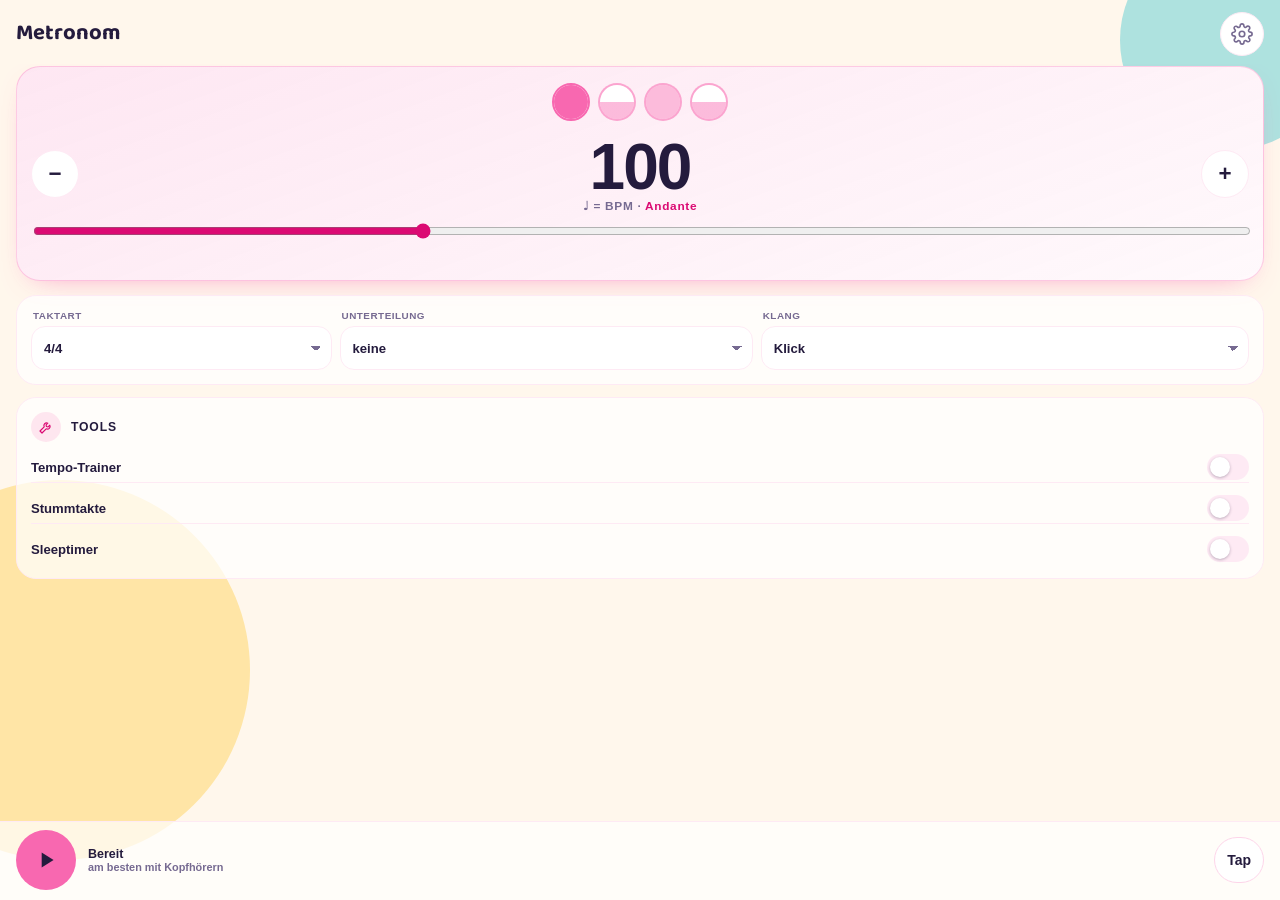
<file: metronom.html>
<!doctype html>
<html lang="de">
<head>
<meta charset="utf-8">
<!-- Wie index.html: nichts außer der eigenen Herkunft (kein Datenabfluss per fetch/Bild/Schrift).
     Anders als dort 'unsafe-inline' für Skripte — die Seite steckt in einem Inline-Skript;
     Hashes müssten bei jeder Änderung von Hand nachgezogen werden (kein Build-Schritt). -->
<meta http-equiv="Content-Security-Policy" content="default-src 'none'; script-src 'self' 'unsafe-inline'; style-src 'self' 'unsafe-inline'; img-src 'self' data:; font-src 'self' data:; media-src 'self'; connect-src 'self'; frame-src 'none'; worker-src 'none'; object-src 'none'; base-uri 'none'; form-action 'none';">
<meta name="viewport" content="width=device-width, initial-scale=1, viewport-fit=cover">
<meta name="robots" content="noindex">
<title>Metronom</title>
<!--
  METRONOM — eigenständiges Tool (Einstellungen → Tools → Metronom). Wie
  der Spielplatz als Vollbild-iframe eingebettet (?embedded=1, siehe
  openToolFrame in app.js; der Schließen-Knopf gehört der App), offline über
  SHELL_OPTIONAL in sw.js, keine STRINGS (vorerst nur Deutsch), keine
  Abhängigkeiten. Funktioniert auch direkt im Browser geöffnet.

  Zeitraster: 12 Ticks je Viertel — damit gehen Achtel (6), Triolen (4) und
  Sechzehntel (3) ohne Rundung auf. Lookahead-Scheduler auf der Audio-Uhr
  wie im Groove Lab; die Anzeige folgt per requestAnimationFrame den
  tatsächlich geplanten Zeiten, nicht dem setTimeout-Takt.

  Hintergrund: Läuft das Metronom, wenn die App die Ebene schließt, bleibt
  das iframe bestehen (nur ausgeblendet) und spielt weiter. Die Seite meldet
  der App dazu per postMessage ihren Stand ({type:'chor-metronome', running,
  bpm, showFab, beat?, level?}; siehe notifyParent) und nimmt Befehle an
  ({type:'chor-metronome-cmd', action:'stop'|'status'}). Ein ausgeblendetes
  iframe bekommt kein requestAnimationFrame — deshalb übernimmt dann der
  Scheduler-Takt (pump) Anzeige, Trainer-Stand und Sleeptimer.

  Einstellungen merkt sich das Tool über window.parent.chorToolStorage
  (von app.js bereitgestellt, IndexedDB-meta-Store) — nicht localStorage,
  der ist in dieser App dem Fehlerprotokoll vorbehalten. Direkt geöffnet
  gibt es diese Ablage nicht; dann gilt der Stand nur bis zum Neuladen.
-->
<style>
  :root {
    --accent: #F868B0; --accent-rgb: 248,104,176;
    --accent-foreground: #db0a73; --accent-ink: #241b3d;
    --bg: #fff7ec; --surface: #ffffff; --surface-2: #fff1e2; --line: #f1ddd0;
    --text: #241b3d; --muted: #766a91; --ok: #2f9e5b;
  }
  * { box-sizing: border-box; }
  html, body { height: 100%; margin: 0; }
  body {
    display: flex; flex-direction: column; color: var(--text);
    background: radial-gradient(120% 90% at 12% -10%, rgba(var(--accent-rgb), .14), transparent 55%), var(--bg);
    font-family: -apple-system, BlinkMacSystemFont, "Segoe UI", Roboto, sans-serif;
  }
  button, input { font: inherit; color: inherit; }
  button { cursor: pointer; -webkit-tap-highlight-color: transparent; background: none; border: 0; }
  button:focus-visible, input:focus-visible { outline: 3px solid var(--accent-foreground); outline-offset: 2px; }
  svg { width: 22px; height: 22px; fill: none; stroke: currentColor; stroke-width: 1.8; stroke-linecap: round; stroke-linejoin: round; }
  [hidden] { display: none !important; }

  /* Kopf (.k-head, .k-round, .k-title) kommt aus ueben.css. */

  main { flex: 1; min-height: 0; overflow-y: auto; padding: 2px 16px 18px; }

  /* ---- Bühne: Schläge, Tempo ---- */
  .hero {
    border-radius: 24px; padding: 16px 14px 14px; margin-bottom: 14px;
    background: linear-gradient(160deg, rgba(var(--accent-rgb), .16), rgba(var(--accent-rgb), .04)), var(--surface);
    border: 1px solid rgba(var(--accent-rgb), .3);
    box-shadow: 0 10px 30px -18px rgba(var(--accent-rgb), .8);
  }
  /* Schläge als Kreise. Stufen: betont = vollfarbig, mittel = heller,
     normal = heller und halb gefüllt, stumm = leer (nur Rand). */
  .beats { display: flex; justify-content: center; gap: 8px; flex-wrap: wrap; }
  .beat {
    width: 38px; height: 38px; border-radius: 50%; padding: 0; position: relative; overflow: hidden;
    border: 2px solid var(--accent); background: var(--surface);
    transition: transform .08s;
  }
  .beat::after { content: ""; position: absolute; inset: 0; }
  .beat[data-level="3"]::after { background: var(--accent); }
  .beat[data-level="2"]::after { background: rgba(var(--accent-rgb), .45); }
  .beat[data-level="1"]::after { background: linear-gradient(to top, rgba(var(--accent-rgb), .45) 50%, transparent 50%); }
  .beat[data-level="1"], .beat[data-level="2"] { border-color: rgba(var(--accent-rgb), .6); }
  .beat[data-level="0"] { border-color: rgba(var(--accent-rgb), .3); }
  .beat.is-now { transform: scale(1.18); box-shadow: 0 0 0 4px rgba(var(--accent-rgb), .25); }
  .beats.is-silent .beat { opacity: .35; }
  .beats.is-many { gap: 4px; }
  .beats.is-many .beat { width: 22px; height: 22px; }

  .tempo-row { display: grid; grid-template-columns: auto 1fr auto; align-items: center; gap: 10px; margin-top: 14px; }
  .round-btn { width: 48px; height: 48px; border-radius: 50%; border: 1px solid var(--line); background: var(--surface); font-size: 1.4rem; font-weight: 700; line-height: 1; touch-action: manipulation; }
  .bpm-display { text-align: center; }
  .bpm-value { font-size: 4rem; font-weight: 800; line-height: 1; letter-spacing: -.03em; font-variant-numeric: tabular-nums; display: inline-block; }
  .bpm-value.is-pulse { animation: pulse .14s ease-out; }
  @keyframes pulse { from { transform: scale(1.06); color: var(--accent-foreground); } to { transform: none; } }
  .bpm-unit { font-size: .74rem; font-weight: 800; color: var(--muted); letter-spacing: .06em; }
  .tempo-name { color: var(--accent-foreground); }
  input[type=range] { width: 100%; accent-color: var(--accent-foreground); }
  .tempo-slider { margin-top: 10px; }
  .silent-msg { text-align: center; font-weight: 800; font-size: .8rem; color: var(--accent-foreground); min-height: 1.2em; margin: 8px 0 0; }

  /* ---- Karten ---- */
  .card { border: 1px solid var(--line); border-radius: 20px; padding: 14px; margin-bottom: 12px; background: rgba(255, 255, 255, .72); }
  .card-head { display: flex; align-items: center; gap: 10px; margin-bottom: 12px; }
  .card-icon { width: 30px; height: 30px; border-radius: 50%; display: grid; place-items: center; background: rgba(var(--accent-rgb), .15); color: var(--accent-foreground); flex: 0 0 auto; }
  .card-icon svg { width: 16px; height: 16px; }
  .card-head h2 { margin: 0; font-size: .76rem; font-weight: 800; letter-spacing: .07em; text-transform: uppercase; }
  .sub-label { display: block; font-size: .62rem; font-weight: 800; color: var(--muted); text-transform: uppercase; letter-spacing: .05em; margin: 12px 0 6px; }
  .sub-label:first-of-type { margin-top: 0; }
  .foot-note { color: var(--muted); font-size: .68rem; line-height: 1.4; margin: 10px 0 0; }

  .chip-row { display: flex; flex-wrap: wrap; gap: 6px; }
  .chip { border: 1px solid var(--line); border-radius: 999px; background: var(--surface); padding: 7px 12px; font-size: .74rem; font-weight: 700; color: var(--muted); }
  .chip[aria-pressed="true"] { background: rgba(var(--accent-rgb), .16); border-color: var(--accent-foreground); color: var(--accent-foreground); }
  .chip:disabled { opacity: .35; cursor: default; }

  /* Taktart · Unterteilung · Klang als Dropdowns in einer Zeile. */
  .sel-row { display: grid; grid-template-columns: minmax(0, .8fr) minmax(0, 1.1fr) minmax(0, 1.3fr); gap: 8px; }
  .sel { display: block; min-width: 0; }
  .sel .sub-label { margin: 0 0 5px 2px; }
  .sel select {
    width: 100%; min-width: 0; height: 44px; padding: 0 26px 0 12px; border-radius: 14px;
    border: 1px solid var(--line); background: var(--surface); color: var(--text); font: inherit; font-size: .82rem; font-weight: 700;
    appearance: none; -webkit-appearance: none; text-overflow: ellipsis;
    background-image: linear-gradient(45deg, transparent 50%, var(--muted) 50%), linear-gradient(135deg, var(--muted) 50%, transparent 50%);
    background-position: calc(100% - 15px) 19px, calc(100% - 10px) 19px; background-size: 5px 5px; background-repeat: no-repeat;
  }
  .sel select:disabled { opacity: .45; }
  .sel select:focus-visible { outline: 3px solid var(--accent-foreground); outline-offset: 2px; }
  .grouping-box .sub-label { margin-top: 14px; }
  .loop-extra { margin-top: 14px; }
  .sheet { position: fixed; inset: 0; background: rgba(36,27,61,.35); display: flex; align-items: flex-end; justify-content: center; z-index: 5; }
  .sheet-card { width: 100%; max-width: 520px; max-height: 88%; overflow-y: auto; background: var(--bg); border-radius: 22px 22px 0 0; padding: 18px 16px max(18px, env(safe-area-inset-bottom)); }
  .sheet-title { margin: 0 0 14px; font-size: 1.05rem; font-weight: 800; }
  .sheet-card .extra { border-top: 1px solid var(--line); padding: 12px 0; }
  .sheet-card .sheet-close { display: flex; margin: 14px auto 0; min-width: 160px; justify-content: center; }
  .k-head .k-round[data-open-settings] { margin-left: auto; }

  .extra { border-top: 1px solid var(--line); padding: 12px 0 2px; }
  .extra:first-of-type { border-top: 0; padding-top: 0; }
  .card-head + .extra { border-top: 0; padding-top: 0; }
  .extra-head { display: flex; align-items: center; justify-content: space-between; gap: 10px; }
  .extra-title { font-size: .82rem; font-weight: 800; }
  .extra-sub { display: block; font-size: .68rem; font-weight: 600; color: var(--muted); margin-top: 2px; }
  .extra-body { margin-top: 10px; display: grid; gap: 8px; }
  .extra-line { display: flex; align-items: center; justify-content: space-between; gap: 10px; font-size: .76rem; font-weight: 700; }
  .stepper { display: inline-flex; align-items: center; gap: 4px; background: var(--surface); border: 1px solid var(--line); border-radius: 999px; padding: 3px; }
  .stepper button { width: 30px; height: 30px; border-radius: 50%; font-weight: 800; font-size: 1rem; }
  .stepper button:active { background: var(--surface-2); }
  .stepper output { min-width: 48px; text-align: center; font-weight: 800; font-size: .82rem; font-variant-numeric: tabular-nums; }
  .progress { height: 6px; border-radius: 3px; background: var(--line); overflow: hidden; }
  .progress i { display: block; height: 100%; width: 0; background: var(--accent); transition: width .3s; }

  .switch { position: relative; display: inline-flex; flex: 0 0 auto; cursor: pointer; }
  .switch input { position: absolute; opacity: 0; width: 1px; height: 1px; }
  .switch-track { width: 42px; height: 26px; border-radius: 999px; background: var(--line); position: relative; transition: background .15s; }
  .switch-track::after { content: ""; position: absolute; top: 3px; left: 3px; width: 20px; height: 20px; border-radius: 50%; background: #fff; box-shadow: 0 1px 3px rgba(36,27,61,.3); transition: transform .15s; }
  .switch input:checked + .switch-track { background: var(--accent); }
  .switch input:checked + .switch-track::after { transform: translateX(16px); }
  .switch input:focus-visible + .switch-track { outline: 3px solid var(--accent-foreground); outline-offset: 2px; }

  /* ---- Transportleiste ---- */
  /* Fußleiste: .k-foot, Play: .k-play--lg, Tap: .k-btn--ghost aus ueben.css. */
  .transport { flex: 1 1 auto; min-width: 0; display: grid; grid-template-columns: auto 1fr auto; align-items: center; gap: 12px; }
  .status { font-size: .78rem; font-weight: 700; min-width: 0; }
  .status small { display: block; font-size: .68rem; color: var(--muted); font-weight: 600; }
  .tap-btn { min-width: 64px; height: 48px; }
  .tap-btn.is-tapped { background: rgba(var(--accent-rgb), .2); }

  @media (prefers-reduced-motion: reduce) { * { animation: none !important; transition: none !important; } }
  /* Konfetti B2: Chips behalten ihre Höhe, die Trefferfläche wächst auf 44 px. */
  .chip { position: relative; }
  .chip::before { content: ''; position: absolute; inset: -7px -2px; }
</style>
<!-- Gemeinsame Designsprache „Konfetti B2“ (Kopf, Fußleiste, Tokens); nach dem eigenen <style>. -->
<link rel="stylesheet" href="./ueben.css">
</head>
<body>
<header class="k-head">
  <!-- Zurück: eingebettet schließt es das Tool (die App blendet ihr ✕ per data-own-back aus), eigenständig versteckt. -->
  <button class="k-round" type="button" data-own-back-btn aria-label="Zurück" hidden><svg viewBox="0 0 24 24" aria-hidden="true"><path d="M15 6l-6 6 6 6"/></svg></button>
  <div class="k-titles"><h1 class="k-title">Metronom</h1></div>
  <button class="k-round" type="button" data-open-settings aria-label="Einstellungen" aria-expanded="false" title="Einstellungen"><svg viewBox="0 0 24 24" aria-hidden="true"><circle cx="12" cy="12" r="3"/><path d="M19.4 15a1.7 1.7 0 0 0 .3 1.8l.1.1a2 2 0 1 1-2.8 2.8l-.1-.1a1.7 1.7 0 0 0-1.8-.3 1.7 1.7 0 0 0-1 1.5V21a2 2 0 1 1-4 0v-.1a1.7 1.7 0 0 0-1.1-1.5 1.7 1.7 0 0 0-1.8.3l-.1.1a2 2 0 1 1-2.8-2.8l.1-.1a1.7 1.7 0 0 0 .3-1.8 1.7 1.7 0 0 0-1.5-1H3a2 2 0 1 1 0-4h.1a1.7 1.7 0 0 0 1.5-1.1 1.7 1.7 0 0 0-.3-1.8l-.1-.1a2 2 0 1 1 2.8-2.8l.1.1a1.7 1.7 0 0 0 1.8.3H9a1.7 1.7 0 0 0 1-1.5V3a2 2 0 1 1 4 0v.1a1.7 1.7 0 0 0 1 1.5 1.7 1.7 0 0 0 1.8-.3l.1-.1a2 2 0 1 1 2.8 2.8l-.1.1a1.7 1.7 0 0 0-.3 1.8V9a1.7 1.7 0 0 0 1.5 1H21a2 2 0 1 1 0 4h-.1a1.7 1.7 0 0 0-1.5 1Z"/></svg></button>
</header>

<main>
  <section class="hero" aria-label="Tempo und Schläge">
    <div class="beats" role="group" aria-label="Betonung je Schlag — antippen: betont, mittel, normal, stumm"></div>
    <div class="tempo-row">
      <button class="round-btn" type="button" data-bpm="-1" aria-label="Langsamer">−</button>
      <div class="bpm-display">
        <output class="bpm-value" aria-live="off">100</output>
        <div class="bpm-unit"><span class="bpm-ref">♩ =</span> BPM · <span class="tempo-name"></span></div>
      </div>
      <button class="round-btn" type="button" data-bpm="1" aria-label="Schneller">+</button>
    </div>
    <input class="tempo-slider" type="range" min="30" max="250" value="100" aria-label="Tempo in BPM">
    <p class="silent-msg" role="status"></p>
  </section>

  <!-- Taktart, Unterteilung und Klang (Klicks und Drumloops der Taktart) in einer Zeile. -->
  <section class="card">
    <div class="sel-row">
      <label class="sel"><span class="sub-label">Taktart</span><select data-select="meter" aria-label="Taktart"></select></label>
      <label class="sel"><span class="sub-label">Unterteilung</span><select data-select="subdivision" aria-label="Unterteilung"></select></label>
      <label class="sel"><span class="sub-label">Klang</span><select data-select="sound" aria-label="Klang oder Drumloop"></select></label>
    </div>
    <div class="grouping-box" hidden>
      <span class="sub-label">Gruppierung</span>
      <div class="chip-row" data-chips="grouping"></div>
    </div>
    <div class="extra-line loop-extra" hidden>
      <span>Klick zusätzlich zum Drumloop</span>
      <label class="switch"><input type="checkbox" role="switch" data-switch="clickWithLoop" aria-label="Klick zusätzlich zum Drumloop"><span class="switch-track"></span></label>
    </div>
  </section>

  <section class="card">
    <div class="card-head">
      <span class="card-icon"><svg viewBox="0 0 24 24" aria-hidden="true"><path d="M14.7 6.3a4 4 0 0 0-5.4 5.4L3 18l3 3 6.3-6.3a4 4 0 0 0 5.4-5.4l-2.6 2.6-2.4-.6-.6-2.4Z"/></svg></span>
      <h2>Tools</h2>
    </div>

    <div class="extra">
      <div class="extra-head">
        <span class="extra-title">Tempo-Trainer</span>
        <label class="switch"><input type="checkbox" role="switch" data-switch="trainer" aria-label="Tempo-Trainer: wird Takt für Takt schneller bis zum Zieltempo"><span class="switch-track"></span></label>
      </div>
      <div class="extra-body" data-body="trainer">
        <div class="extra-line"><span>Zieltempo</span><span class="stepper" data-stepper="trainerTarget"></span></div>
        <div class="extra-line"><span>Schneller um</span><span class="stepper" data-stepper="trainerStep"></span></div>
        <div class="extra-line"><span>alle</span><span class="stepper" data-stepper="trainerEvery"></span></div>
        <div class="progress" aria-hidden="true"><i class="trainer-progress"></i></div>
      </div>
    </div>

    <div class="extra">
      <div class="extra-head">
        <span class="extra-title">Stummtakte</span>
        <label class="switch"><input type="checkbox" role="switch" data-switch="gap" aria-label="Stummtakte: zwischendurch still"><span class="switch-track"></span></label>
      </div>
      <div class="extra-body" data-body="gap">
        <div class="extra-line"><span>Hörbar</span><span class="stepper" data-stepper="gapPlay"></span></div>
        <div class="extra-line"><span>Stumm</span><span class="stepper" data-stepper="gapMute"></span></div>
      </div>
    </div>

    <div class="extra">
      <div class="extra-head">
        <span class="extra-title">Sleeptimer</span>
        <label class="switch"><input type="checkbox" role="switch" data-switch="timer" aria-label="Sleeptimer: stoppt nach der gewählten Zeit"><span class="switch-track"></span></label>
      </div>
      <div class="extra-body" data-body="timer">
        <div class="chip-row" data-chips="timerMinutes"></div>
      </div>
    </div>
  </section>
</main>

<!-- Einstellungen (Zahnrad oben rechts): selten gebraucht, deshalb nicht auf der Hauptseite. -->
<div class="sheet settings-sheet" hidden>
  <div class="sheet-card" role="dialog" aria-modal="true" aria-labelledby="settings-title">
    <h2 class="sheet-title" id="settings-title">Einstellungen</h2>
    <div class="extra">
      <div class="extra-head">
        <span><span class="extra-title">Bildschirm anlassen</span><span class="extra-sub">Solange das Metronom läuft, geht das Display nicht aus</span></span>
        <label class="switch"><input type="checkbox" role="switch" data-switch="keepAwake" aria-label="Bildschirm anlassen"><span class="switch-track"></span></label>
      </div>
    </div>
    <div class="extra">
      <div class="extra-head">
        <span><span class="extra-title">Schnellzugriff-Knopf</span><span class="extra-sub">Beim Schließen läuft das Metronom weiter — ein kleiner Knopf oben links holt es zurück oder stoppt es</span></span>
        <label class="switch"><input type="checkbox" role="switch" data-switch="showFab" aria-label="Schnellzugriff-Knopf zeigen, solange das Metronom im Hintergrund läuft"><span class="switch-track"></span></label>
      </div>
    </div>
    <div class="extra" data-extra="vibrate">
      <div class="extra-head">
        <span><span class="extra-title">Vibration</span><span class="extra-sub">Jeder Schlag auch spürbar (nur Android)</span></span>
        <label class="switch"><input type="checkbox" role="switch" data-switch="vibrate" aria-label="Vibration"><span class="switch-track"></span></label>
      </div>
    </div>
    <p class="foot-note">Tastatur: Leertaste startet/stoppt, Pfeil hoch/runter ändert das Tempo, T tippt das Tempo ein.</p>
    <button class="sheet-close k-btn" type="button" data-close-settings>Fertig</button>
  </div>
</div>

<footer class="k-foot">
  <div class="transport">
    <button class="play k-play k-play--lg" type="button" aria-label="Starten"></button>
    <p class="status" role="status" aria-live="polite">Bereit<small>am besten mit Kopfhörern</small></p>
    <button class="tap-btn k-btn k-btn--ghost" type="button" aria-label="Tempo eintippen">Tap</button>
  </div>
</footer>

<script>
(function () {
  'use strict';

  const EMBEDDED = new URLSearchParams(location.search).has('embedded');
  if (EMBEDDED) {
    document.documentElement.classList.add('is-embedded');
    // Eigener runder Zurück-Knopf: die App blendet dann ihr ✕ aus (data-own-back).
    document.documentElement.setAttribute('data-own-back', '');
  }
  // In der App eingebettet: deren Akzentfarbe übernehmen (gleiche Herkunft).
  try {
    if (window.parent !== window) {
      const appStyle = getComputedStyle(window.parent.document.documentElement);
      const accent = appStyle.getPropertyValue('--accent').trim();
      const rgb = appStyle.getPropertyValue('--accent-rgb').trim();
      if (/^#[0-9a-f]{6}$/i.test(accent)) document.documentElement.style.setProperty('--accent', accent);
      if (/^\d+,\s*\d+,\s*\d+$/.test(rgb)) document.documentElement.style.setProperty('--accent-rgb', rgb);
      // Dunkle Textvariante der Akzentfarbe (≥ 4,5:1, deriveAccentForeground in app.js).
      const fg = appStyle.getPropertyValue('--accent-foreground').trim();
      if (/^#[0-9a-f]{6}$/i.test(fg)) document.documentElement.style.setProperty('--accent-foreground', fg);
    }
  } catch { /* eigenständig geöffnet oder fremde Herkunft: Standardfarbe */ }

  const backBtn = document.querySelector('[data-own-back-btn]');
  backBtn.hidden = !EMBEDDED || window.parent === window;
  backBtn.addEventListener('click', () => { if (window.parent !== window) window.parent.postMessage({ type: 'chor-tool-close' }, location.origin); });

  const clamp = (v, lo, hi) => Math.min(hi, Math.max(lo, v));
  const $ = (sel) => document.querySelector(sel);
  const $$ = (sel) => Array.from(document.querySelectorAll(sel));

  /* ------------------------------------------------------------------------
     INHALT
     ------------------------------------------------------------------------ */

  const TICKS_PER_QUARTER = 12;

  // Tempo-Bezug (gleich in Metronom, Rhythmus-Training und Groove Lab):
  // in 6/8 und 12/8 zählt die punktierte Viertel, in 7/8 die Achtel, sonst
  // die Viertel. Beim Taktartwechsel bleibt die Achtel gleich schnell.
  const TEMPO_EIGHTHS = { '6/8': 3, '12/8': 3, '7/8': 1 };
  const eighthsPerBeat = (meterId) => TEMPO_EIGHTHS[meterId] ?? 2;
  const tempoSymbol = (meterId) => ({ 1: '♪', 2: '♩', 3: '♩.' })[eighthsPerBeat(meterId)];
  // Vorwahl der Gruppierung für ungerade Takte (setzt nur die Betonungen).
  const GROUPINGS = {
    '7/8': [['2+2+3', [3, 1, 2, 1, 2, 1, 1]], ['2+3+2', [3, 1, 2, 1, 1, 2, 1]], ['3+2+2', [3, 1, 1, 2, 1, 2, 1]]],
    '5/4': [['3+2', [3, 1, 1, 2, 1]], ['2+3', [3, 1, 2, 1, 1]]],
  };

  // Betonung: 3 = betont, 2 = mittel, 1 = normal, 0 = stumm. Die Vorgaben
  // bilden die übliche Gruppierung ab (6/8 = 3+3, 7/8 = 2+2+3 …).
  const METERS = [
    { id: '2/4', beats: 2, unit: 12, accents: [3, 1] },
    { id: '3/4', beats: 3, unit: 12, accents: [3, 1, 1] },
    { id: '4/4', beats: 4, unit: 12, accents: [3, 1, 2, 1] },
    { id: '5/4', beats: 5, unit: 12, accents: [3, 1, 1, 2, 1] },
    { id: '6/8', beats: 6, unit: 6, accents: [3, 1, 1, 2, 1, 1] },
    { id: '7/8', beats: 7, unit: 6, accents: [3, 1, 2, 1, 2, 1, 1] },
    { id: '12/8', beats: 12, unit: 6, accents: [3, 1, 1, 2, 1, 1, 2, 1, 1, 2, 1, 1] },
  ];
  // Unterteilung in Ticks; für Achtel-Takte gibt es nur Sechzehntel.
  const SUBDIVISIONS = [
    { id: 'none', label: 'keine', ticks: 0 },
    { id: 'eighth', label: 'Achtel', ticks: 6, quarterOnly: true },
    { id: 'triplet', label: 'Triolen', ticks: 4, quarterOnly: true },
    { id: 'sixteenth', label: 'Sechzehntel', ticks: 3 },
  ];

  const SOUNDS = [
    { id: 'click', label: 'Klick', icon: '<path d="M4 12h3l3-7 4 14 3-7h3"/>' },
    { id: 'wood', label: 'Holzblock', icon: '<rect x="3" y="8" width="18" height="8" rx="2"/><path d="M7 12h10"/>' },
    { id: 'beep', label: 'Elektro', icon: '<path d="M3 12h4V7h5v10h5v-5h4"/>' },
    { id: 'cowbell', label: 'Kuhglocke', icon: '<path d="M8 4h8l3 14H5Z"/><path d="M10 21h4"/>' },
    { id: 'soft', label: 'Sanft', icon: '<circle cx="12" cy="12" r="3"/><circle cx="12" cy="12" r="7" opacity=".5"/><circle cx="12" cy="12" r="10.5" opacity=".25"/>' },
    { id: 'drums', label: 'Drumloop', icon: '<ellipse cx="12" cy="8" rx="8" ry="3"/><path d="M4 8v8c0 1.7 3.6 3 8 3s8-1.3 8-3V8"/><path d="M15 3l5 3M9 3 4 6"/>' },
  ];

  // Drumloops: Positionen in Ticks innerhalb EINES Takts (12 je Viertel,
  // Achtel = 6, Sechzehntel = 3, Triolen-Achtel = 4). Ein Eintrag ist ein
  // Tick (Stärke 1) oder [Tick, Stärke 0,2–1]. variation spielt jeden 4. Takt
  // (kleiner Fill), variationFirst nur im allerersten Takt (Crash zum Einstieg).
  // Grooves von einer Drummerin/Musikpädagogin für den Popchor entworfen:
  // Puls klar, nicht überladen, Hi-Hat mit Betonung auf den Zählzeiten.
  // Instrumente: echte Samples (samples/drums/, VCSL) — ride und shaker synthetisch.
  const LOOPS = [
    // Pop: gerade Achtel, Kick auf 1, 3 und 3+, Backbeat auf 2 und 4
    { id: 'pop', label: 'Pop', meter: '4/4',
      kick: [0, [24, .9], [30, .7]], snare: [12, 36],
      hat: [[0, .85], [6, .5], [12, .75], [18, .5], [24, .8], [30, .5], [36, .75], [42, .5]],
      variation: { kick: [0, [24, .9], [30, .7]], snare: [12, 36, [45, .6]], hat: [[0, .85], [6, .5], [12, .75], [18, .5], [24, .8], [30, .5], [36, .75]], open: [[42, .6]] },
      variationFirst: { kick: [0, [24, .9], [30, .7]], snare: [12, 36], crash: [[0, .7]], hat: [[6, .5], [12, .75], [18, .5], [24, .8], [30, .5], [36, .75], [42, .5]] } },
    // Pop-Ballade: ruhig, Sidestick auf 2 und 4, leise Achtel-Hi-Hat, weiche Kick mit Vorschlag zur 3
    { id: 'ballade', label: 'Pop-Ballade', meter: '4/4',
      kick: [[0, .85], [22, .45], [24, .7]], rim: [[12, .8], [36, .8]],
      hatSoft: [[0, .7], [6, .4], [12, .6], [18, .4], [24, .65], [30, .4], [36, .6], [42, .4]],
      variation: { kick: [[0, .85], [22, .45], [24, .7]], rim: [[12, .8], [36, .8]], hatSoft: [[0, .7], [6, .4], [12, .6], [18, .4], [24, .65], [30, .4], [36, .6]], tomHi: [[42, .4]], tomLo: [[45, .45]] } },
    // Rock: kräftige Achtel-Hi-Hat, Kick auf 1, 1+, 3, 3+, satter Backbeat
    { id: 'rock', label: 'Rock', meter: '4/4',
      kick: [0, [6, .7], [24, .95], [30, .75]], snare: [12, 36],
      hat: [[0, 1], [6, .65], [12, .9], [18, .65], [24, .95], [30, .65], [36, .9], [42, .65]],
      variation: { kick: [0, [6, .7], [24, .95], [30, .75]], snare: [12, 36, [39, .7]], hat: [[0, 1], [6, .65], [12, .9], [18, .65], [24, .95], [30, .65], [36, .9]], tomHi: [[42, .8]], tomLo: [[45, .85]] },
      variationFirst: { kick: [0, [6, .7], [24, .95], [30, .75]], snare: [12, 36], crash: [[0, .8]], hat: [[6, .65], [12, .9], [18, .65], [24, .95], [30, .65], [36, .9], [42, .65]] } },
    // Four-on-the-floor / Dance: Kick auf allen Vierteln, Clap auf 2 und 4, offene Hi-Hat auf den Offbeats
    { id: 'dance', label: 'Dance', meter: '4/4',
      kick: [0, 12, 24, 36], clap: [[12, .85], [36, .85]], open: [[6, .55], [18, .55], [30, .55], [42, .55]],
      shaker: [[3, .3], [9, .3], [15, .3], [21, .3], [27, .3], [33, .3], [39, .3], [45, .3]],
      variation: { kick: [0, 12, 24, 36], clap: [[12, .85], [36, .85], [45, .6]], open: [[6, .55], [18, .55], [30, .55], [42, .55]], shaker: [[3, .3], [9, .3], [15, .3], [21, .3], [27, .3], [33, .3], [39, .3]] } },
    // Funk/Soul: Sechzehntel-Gefühl, synkopierte Kick, leise Ghostnotes zwischen den Backbeats
    { id: 'funk', label: 'Funk/Soul', meter: '4/4',
      kick: [0, [9, .75], [30, .85], [39, .65]], snare: [12, 36], snareSoft: [[21, .35], [27, .3], [45, .35]],
      hat: [[0, .85], [6, .55], [12, .8], [18, .55], [24, .8], [30, .55], [36, .8]], hatSoft: [[3, .35], [15, .35], [27, .35], [33, .35]], open: [[42, .5]],
      variation: { kick: [0, [9, .75], [30, .85], [39, .65]], snare: [12, 36, [42, .6]], snareSoft: [[21, .35], [27, .3], [33, .3], [45, .45]], hat: [[0, .85], [6, .55], [12, .8], [18, .55], [24, .8], [30, .55], [36, .8], [42, .55]], hatSoft: [[3, .35], [15, .35], [27, .35]] } },
    // Motown: Kick treibt auf allen Vierteln, harter Backbeat mit Tamburin-Shaker auf 2 und 4
    { id: 'motown', label: 'Motown', meter: '4/4',
      kick: [[0, .9], [12, .55], [24, .85], [36, .55]], snare: [12, 36], shaker: [[12, .8], [36, .8]],
      hat: [[0, .7], [6, .45], [12, .6], [18, .45], [24, .65], [30, .45], [36, .6], [42, .45]],
      variation: { kick: [[0, .9], [12, .55], [24, .85], [36, .55]], snare: [12, 36, [42, .55], [45, .75]], shaker: [[12, .8], [36, .8]], hat: [[0, .7], [6, .45], [12, .6], [18, .45], [24, .65], [30, .45], [36, .6]] } },
    // Shuffle: triolische Achtel (lang-kurz), Kick mit Shuffle-Vorschlag, Backbeat auf 2 und 4
    { id: 'shuffle', label: 'Shuffle', meter: '4/4',
      kick: [0, [20, .55], [24, .9], [44, .5]], snare: [12, 36], snareSoft: [[32, .3]],
      hat: [[0, .85], [8, .5], [12, .75], [20, .5], [24, .8], [32, .5], [36, .75], [44, .5]],
      variation: { kick: [0, [20, .55], [24, .9]], snare: [12, 36, [40, .55], [44, .75]], snareSoft: [[32, .3]], hat: [[0, .85], [8, .5], [12, .75], [20, .5], [24, .8], [32, .5], [36, .75]] } },
    // Swing: Ride „ding, ding-a-ding“, Fuß-Hi-Hat auf 2 und 4, gefederte Kick, leise Comping-Snare
    { id: 'swing', label: 'Swing', meter: '4/4',
      ride: [[0, .75], [12, .85], [20, .5], [24, .75], [36, .85], [44, .5]], hatSoft: [[12, .6], [36, .6]],
      kick: [[0, .3], [12, .25], [24, .3], [36, .25]], snareSoft: [[32, .3]],
      variation: { ride: [[0, .75], [12, .85], [20, .5], [24, .75], [36, .85], [44, .5]], hatSoft: [[12, .6], [36, .6]], kick: [[0, .3], [12, .25], [24, .3], [36, .25]], snareSoft: [[20, .3], [32, .4], [44, .5]] } },
    // Bossa Nova: Sidestick-Clave, Kick „1 – a2“, leise gerade Achtel
    { id: 'bossa', label: 'Bossa Nova', meter: '4/4',
      kick: [[0, .75], [9, .45], [12, .7], [21, .45], [24, .75], [33, .45], [36, .7], [45, .45]],
      rim: [[0, .75], [9, .7], [18, .7], [30, .75], [39, .7]],
      hatSoft: [[0, .55], [6, .35], [12, .5], [18, .35], [24, .55], [30, .35], [36, .5], [42, .35]] },
    // Reggae One-Drop: Kick und Sidestick nur auf der 3, Hi-Hat betont die Offbeats
    { id: 'reggae', label: 'Reggae', meter: '4/4',
      kick: [24], rim: [[24, .9]], hat: [[0, .45], [6, .75], [12, .45], [18, .75], [24, .45], [30, .75], [36, .45], [42, .75]],
      variation: { kick: [24], rim: [[24, .9]], hat: [[0, .45], [6, .75], [12, .45], [18, .75], [24, .45], [30, .75]], tomHi: [[36, .6], [40, .55]], tomLo: [[44, .65]] } },
    // Gospel: geswingte Achtel, Klatschen plus Snare auf 2 und 4 — zum Mitklatschen im Chor
    { id: 'gospel', label: 'Gospel/Clap', meter: '4/4',
      kick: [0, [20, .55], [24, .9]], clap: [12, 36], snare: [[12, .6], [36, .6]],
      hat: [[0, .75], [8, .4], [12, .6], [20, .4], [24, .7], [32, .4], [36, .6], [44, .4]],
      variation: { kick: [0, [20, .55], [24, .9]], clap: [12, 36, [44, .7]], snare: [[12, .6], [36, .6], [44, .5]], hat: [[0, .75], [8, .4], [12, .6], [20, .4], [24, .7], [32, .4], [36, .6]] } },
    // Latin-Pop: zurückhaltender Dembow-Rhythmus mit Sidestick, Kick auf allen Vierteln, Shaker-Achtel
    { id: 'latin', label: 'Latin-Pop', meter: '4/4',
      kick: [[0, .9], [12, .7], [24, .9], [36, .7]], rim: [[9, .75], [18, .8], [33, .75], [42, .8]],
      shaker: [[0, .45], [6, .3], [12, .45], [18, .3], [24, .45], [30, .3], [36, .45], [42, .3]], hatSoft: [[6, .4], [30, .4]] },
    // Halftime: Snare nur auf der 3, viel Raum, Kick mit Synkope, leise Ghostnote vor der Eins
    { id: 'halftime', label: 'Halftime', meter: '4/4',
      kick: [0, [9, .6], [33, .7]], snare: [24], snareSoft: [[45, .3]],
      hat: [[0, .8], [6, .45], [12, .65], [18, .45], [24, .75], [30, .45], [36, .65], [42, .45]],
      variation: { kick: [0, [9, .6], [33, .7]], snare: [24, [42, .5]], snareSoft: [[39, .3], [45, .45]], hat: [[0, .8], [6, .45], [12, .65], [18, .45], [24, .75], [30, .45], [36, .65]], open: [[42, .5]] } },
    // Walzer: schwere Eins mit Kick, leichte Zwei und Drei („Um-pa-pa“)
    { id: 'walzer', label: 'Walzer', meter: '3/4',
      kick: [0], snareSoft: [[12, .6], [24, .55]], hat: [[0, .7], [12, .5], [24, .45]],
      variation: { kick: [0], snareSoft: [[12, .6], [24, .55], [30, .4]], hat: [[0, .7], [12, .5], [24, .45]] } },
    // Jazz-Walzer / Ballade in 3: Ride mit geswingten Achteln, Fuß-Hi-Hat auf 2, weiche Kick auf der Eins
    { id: 'jazzwalzer', label: 'Jazz-Walzer', meter: '3/4',
      ride: [[0, .8], [12, .6], [20, .45], [24, .65], [32, .45]], hatSoft: [[12, .55]], kick: [[0, .5]], rim: [[24, .45]],
      variation: { ride: [[0, .8], [12, .6], [20, .45], [24, .65], [32, .45]], hatSoft: [[12, .55]], kick: [[0, .5]], snareSoft: [[20, .3], [32, .4]] } },
    // Marsch/Polka: Kick auf beiden Vierteln, Snare auf den Offbeats, kleiner Wirbel jeden 4. Takt
    { id: 'marsch', label: 'Marsch/Polka', meter: '2/4',
      kick: [0, [12, .8]], snare: [[6, .7], [18, .7]], hatSoft: [[0, .5], [12, .45]],
      variation: { kick: [0, [12, .8]], snare: [[6, .7], [18, .8]], snareSoft: [[15, .4], [21, .5]], hatSoft: [[0, .5], [12, .45]] } },
    // 5/4 (3+2): Kick auf den Gruppenanfängen 1 und 4, Snare auf 3 und 5
    { id: 'fuenfvier', label: '5/4 (3+2)', meter: '5/4',
      kick: [0, [18, .55], 36], snare: [24, 48],
      hat: [[0, .9], [6, .45], [12, .6], [18, .45], [24, .7], [30, .45], [36, .85], [42, .45], [48, .7], [54, .45]],
      variation: { kick: [0, [18, .55], 36], snare: [24, 48, [54, .55], [57, .7]], hat: [[0, .9], [6, .45], [12, .6], [18, .45], [24, .7], [30, .45], [36, .85], [42, .45]] } },
    // 6/8-Ballade: ruhig wiegend, Kick auf der 1, Sidestick auf der 4, leise Achtel-Hi-Hat
    { id: 'ballade68', label: '6/8-Ballade', meter: '6/8',
      kick: [0, [30, .45]], rim: [[18, .8]], hatSoft: [[0, .7], [6, .4], [12, .45], [18, .65], [24, .4], [30, .45]],
      variation: { kick: [0], rim: [[18, .8]], hatSoft: [[0, .7], [6, .4], [12, .45], [18, .65]], tomHi: [[24, .45]], tomLo: [[30, .55]] } },
    // Afro-6/8: bewegt, Ride mit Lücke, Toms als Antwort, durchlaufender Shaker
    { id: 'afro68', label: 'Afro 6/8', meter: '6/8',
      kick: [0, [18, .75]], ride: [[0, .8], [12, .6], [18, .75], [24, .6], [30, .6]], rim: [[12, .55]], tomLo: [[30, .55]],
      shaker: [[0, .4], [6, .3], [12, .35], [18, .4], [24, .3], [30, .35]],
      variation: { kick: [0, [18, .75]], ride: [[0, .8], [12, .6], [18, .75], [24, .6], [30, .6]], rim: [[12, .55]], tomHi: [[24, .55], [27, .5]], tomLo: [[30, .6], [33, .55]], shaker: [[0, .4], [6, .3], [12, .35], [18, .4], [24, .3], [30, .35]] } },
    // 7/8 (2+2+3): Kick markiert die Gruppenanfänge 1 und 3, Snare auf 2 und in der 3er-Gruppe
    { id: 'siebenacht', label: '7/8 (2+2+3)', meter: '7/8',
      kick: [0, 24], snare: [12, 36], hat: [[0, .9], [6, .45], [12, .75], [18, .45], [24, .85], [30, .45], [36, .6]],
      variation: { kick: [0, 24], snare: [12, [33, .55], 36, [39, .65]], hat: [[0, .9], [6, .45], [12, .75], [18, .45], [24, .85], [30, .45]] } },
    // 12/8 Blues/Slow-Rock: Triolen-Hi-Hat mit Betonung auf den Zählzeiten, Backbeat auf 2 und 4
    { id: 'blues128', label: '12/8 Blues', meter: '12/8',
      kick: [0, [30, .55], 36], snare: [18, 54],
      hat: [[0, .85], [6, .4], [12, .45], [18, .75], [24, .4], [30, .45], [36, .8], [42, .4], [48, .45], [54, .75], [60, .4], [66, .45]],
      variation: { kick: [0, [30, .55], 36], snare: [18, 54, [60, .6], [66, .75]], hat: [[0, .85], [6, .4], [12, .45], [18, .75], [24, .4], [30, .45], [36, .8], [42, .4], [48, .45], [54, .75]], tomLo: [[69, .6]] } },
  ];
  // Alte Loop-IDs gespeicherter Stände → nächster neuer Loop.
  const LOOP_ALIASES = { ballad: 'ballade', disco: 'dance', waltz: 'walzer', jazzwaltz: 'jazzwalzer', march: 'marsch', polka: 'marsch', five: 'fuenfvier', folk68: 'afro68', odd78: 'siebenacht' };
  const DRUM_KINDS = ['kick', 'snare', 'snareSoft', 'rim', 'hat', 'hatSoft', 'open', 'tomHi', 'tomLo', 'crash', 'clap', 'ride', 'shaker'];
  /** Ein Muster ({kick: [...], …}) → Map Tick → [[Instrument, Stärke], …]. */
  function compilePattern(pattern) {
    const map = new Map();
    for (const kind of DRUM_KINDS) {
      for (const hit of pattern[kind] || []) {
        const [tick, vel] = Array.isArray(hit) ? hit : [hit, 1];
        if (!map.has(tick)) map.set(tick, []);
        map.get(tick).push([kind, vel]);
      }
    }
    return map;
  }
  for (const loop of LOOPS) {
    loop.hits = compilePattern(loop);
    if (loop.variation) loop.variationHits = compilePattern(loop.variation);
    if (loop.variationFirst) loop.firstHits = compilePattern(loop.variationFirst);
  }
  /** Muster für Takt `bar`: erster Takt ggf. mit Crash, jeder 4. mit Fill. */
  function loopHits(loop, bar) {
    if (bar === 0 && loop.firstHits) return loop.firstHits;
    if (bar % 4 === 3 && loop.variationHits) return loop.variationHits;
    return loop.hits;
  }

  const TEMPO_NAMES = [[40, 'Grave'], [60, 'Largo'], [66, 'Larghetto'], [76, 'Adagio'], [108, 'Andante'], [120, 'Moderato'], [156, 'Allegro'], [176, 'Vivace'], [200, 'Presto'], [Infinity, 'Prestissimo']];
  const tempoName = (bpm) => TEMPO_NAMES.find(([limit]) => bpm < limit)[1];

  const STEPPERS = {
    trainerTarget: { min: 40, max: 250, step: 1, fmt: (v) => `${v} BPM` },
    trainerStep: { min: 1, max: 20, step: 1, fmt: (v) => `+${v} BPM` },
    trainerEvery: { min: 1, max: 16, step: 1, fmt: (v) => `${v} ${v === 1 ? 'Takt' : 'Takte'}` },
    gapPlay: { min: 1, max: 16, step: 1, fmt: (v) => `${v} ${v === 1 ? 'Takt' : 'Takte'}` },
    gapMute: { min: 1, max: 16, step: 1, fmt: (v) => `${v} ${v === 1 ? 'Takt' : 'Takte'}` },
  };
  const TIMER_CHOICES = [5, 10, 15, 20, 30, 45, 60];

  /* ------------------------------------------------------------------------
     ZUSTAND (wird gespeichert)
     ------------------------------------------------------------------------ */

  const state = {
    // bpm im Tempo-Bezug der Taktart (tempoRef 'beat', seit v305; vorher
    // immer Viertel — alte Stände rechnet sanitize einmal um).
    // eighths: genaues Tempo in Achteln pro Minute — bleibt beim
    // Taktartwechsel unverändert, damit 4/4 → 6/8 → 4/4 nicht durch Runden
    // wandert (auch über Speichern/Laden).
    bpm: 100, tempoRef: 'beat', eighths: 200, meter: '4/4', subdivision: 'none', accents: {},
    sound: 'click', loop: 'pop', clickWithLoop: false,
    trainer: false, trainerTarget: 130, trainerStep: 2, trainerEvery: 4,
    gap: false, gapPlay: 2, gapMute: 2,
    timer: false, timerMinutes: 20, // timer = Sleeptimer
    vibrate: false, keepAwake: true, showFab: true,
  };

  function sanitize(raw) {
    if (!raw || typeof raw !== 'object') return;
    const num = (v, lo, hi) => (typeof v === 'number' && Number.isFinite(v) ? clamp(Math.round(v), lo, hi) : null);
    const set = (key, value) => { if (value !== null && value !== undefined) state[key] = value; };
    set('meter', METERS.some((m) => m.id === raw.meter) ? raw.meter : null);
    // Alte Stände (ohne tempoRef) zählten immer in Vierteln.
    const fromQuarter = raw.tempoRef !== 'beat';
    const inRef = (v) => (fromQuarter && typeof v === 'number' ? v * 2 / eighthsPerBeat(state.meter) : v);
    set('bpm', num(inRef(raw.bpm), 30, 250));
    set('subdivision', SUBDIVISIONS.some((x) => x.id === raw.subdivision) ? raw.subdivision : null);
    set('sound', SOUNDS.some((x) => x.id === raw.sound) ? raw.sound : null);
    const loopId = LOOP_ALIASES[raw.loop] || raw.loop;
    set('loop', LOOPS.some((x) => x.id === loopId) ? loopId : null);
    for (const key of ['clickWithLoop', 'trainer', 'gap', 'timer', 'vibrate', 'keepAwake', 'showFab']) if (typeof raw[key] === 'boolean') state[key] = raw[key];
    for (const [key, cfg] of Object.entries(STEPPERS)) set(key, num(key === 'trainerTarget' ? inRef(raw[key]) : raw[key], cfg.min, cfg.max));
    set('timerMinutes', TIMER_CHOICES.includes(raw.timerMinutes) ? raw.timerMinutes : null);
    if (raw.accents && typeof raw.accents === 'object') {
      for (const m of METERS) {
        const list = raw.accents[m.id];
        if (Array.isArray(list) && list.length === m.beats && list.every((v) => [0, 1, 2, 3].includes(v))) state.accents[m.id] = list;
      }
    }
    ensureLoopFitsMeter();
    // Genaues Tempo mitgespeichert — passt es zur Anzeige, gilt es weiter.
    const exact = raw.eighths;
    state.eighths = !fromQuarter && typeof exact === 'number' && Number.isFinite(exact) && Math.round(exact / eighthsPerBeat(state.meter)) === state.bpm
      ? exact : state.bpm * eighthsPerBeat(state.meter);
  }

  // Ablage über die App (siehe Kopfkommentar). Gleiche Herkunft — der
  // Zugriff auf window.parent ist erlaubt; direkt geöffnet gibt es sie nicht.
  const storage = (() => {
    try { if (window.parent !== window && window.parent.chorToolStorage) return window.parent.chorToolStorage; } catch { /* fremde Herkunft */ }
    return null;
  })();
  let saveTimer = 0;
  function persist() {
    if (!storage) return;
    clearTimeout(saveTimer);
    saveTimer = setTimeout(writeNow, 400);
  }
  function writeNow() {
    saveTimer = 0;
    try { return Promise.resolve(storage.save('metronome', state)).catch(() => {}); } catch { return null; /* Ablage weg */ }
  }
  /* Noch ausstehendes Speichern sofort erledigen: Die App ruft das vor dem
     Schließen des Tools auf (danach liefe der Timer im entfernten iframe nie
     mehr — „Sitzt“ tippen und gleich zurück ging sonst verloren), dazu
     pagehide, wenn die ganze Seite geht. */
  function flushSave() {
    if (!saveTimer) return null;
    clearTimeout(saveTimer);
    return writeNow();
  }
  window.chorToolFlush = flushSave;
  window.addEventListener('pagehide', flushSave);
  /* Kontext endgültig schließen, wenn die App das Tool entfernt (chorToolRelease)
     oder die Seite geht: ein nur angehaltener Kontext eines entfernten iframes
     bleibt auf WebKit bis zur Garbage Collection bestehen und belegt die
     Audio-Hardware — der Song im Player ruckelt dann beim Verlangsamen. */
  function releaseEngine() {
    const c = engine.ctx; if (!c) return;
    engine.ctx = null;
    try { Promise.resolve(c.close()).catch(() => {}); } catch { /* schon zu */ }
  }
  window.chorToolRelease = releaseEngine;
  window.addEventListener('pagehide', (e) => { if (!e.persisted) releaseEngine(); });

  const meter = () => METERS.find((m) => m.id === state.meter);
  const accents = () => state.accents[state.meter] || meter().accents;
  const loopsForMeter = () => LOOPS.filter((l) => l.meter === state.meter);
  function ensureLoopFitsMeter() {
    if (!loopsForMeter().some((l) => l.id === state.loop)) state.loop = loopsForMeter()[0]?.id || state.loop;
  }

  /* ------------------------------------------------------------------------
     ENGINE
     ------------------------------------------------------------------------ */

  // Echte Schlagzeug-Samples (VCSL, CC0; Herkunft samples/LIZENZ.md) — wie
  // „Einsatz finden“ in uebe-lab.html. Bis sie geladen sind (oder ohne
  // Netz/Cache) springt die Synthese unten ein.
  const DRUM_FILES = { kick: 'kick', snare: 'snare', snareSoft: 'snare-soft', rim: 'rim', hat: 'hat', hatSoft: 'hat-soft', open: 'open', tomHi: 'tom-hi', tomLo: 'tom-lo', crash: 'crash', clap: 'clap' };
  const DRUM_GAIN = { kick: 1, snare: .75, snareSoft: .7, rim: .7, hat: .45, hatSoft: .45, open: .4, tomHi: .7, tomLo: .75, crash: .45, clap: .7 };

  const engine = {
    ctx: null, out: null, noise: null, samples: {}, samplesLoading: null,

    /** Samples einmal laden; das Versprechen erfüllt sich auch bei Fehlern. */
    loadSamples() {
      if (this.samplesLoading || !this.ctx) return this.samplesLoading || Promise.resolve();
      const ctx = this.ctx;
      this.samplesLoading = Promise.all(Object.entries(DRUM_FILES).map(([kind, file]) =>
        fetch(`./samples/drums/${file}.mp3`).then((r) => (r.ok ? r.arrayBuffer() : Promise.reject(new Error(r.status))))
          .then((buf) => ctx.decodeAudioData(buf)).then((b) => { this.samples[kind] = b; }).catch(() => {}))).then(() => {});
      return this.samplesLoading;
    },

    sample(kind, time, vel) {
      const buf = this.samples[kind];
      if (!buf) return false;
      const src = this.ctx.createBufferSource();
      const g = this.ctx.createGain();
      src.buffer = buf;
      g.gain.value = DRUM_GAIN[kind] * vel;
      src.connect(g).connect(this.out);
      src.start(time);
      return true;
    },

    /** Im Leerlauf anhalten (nie schließen): ein laufender Kontext hält die
     *  Audio-Sitzung offen und stört andere Apps und Bluetooth-Kopfhörer.
     *  start() weckt ihn wieder. `busy` liefert, ob gerade etwas klingt. */
    idle(busy) {
      const ctx = this.ctx;
      if (!ctx || ctx.state !== 'running' || (busy && busy())) return false;
      try { Promise.resolve(ctx.suspend()).catch(() => {}); } catch { return false; }
      return true;
    },

    async start() {
      cancelIdle();
      if (this.ctx) { if (this.ctx.state !== 'running') await this.ctx.resume(); return; }
      const Ctx = window.AudioContext || window.webkitAudioContext;
      if (!Ctx) throw new Error('Web Audio API nicht verfügbar');
      const ctx = new Ctx({ latencyHint: 'interactive' });
      this.ctx = ctx;
      this.out = ctx.createGain();
      this.out.gain.value = .8;
      const limiter = ctx.createDynamicsCompressor();
      limiter.threshold.value = -10; limiter.ratio.value = 8;
      this.out.connect(limiter).connect(ctx.destination);
      this.noise = ctx.createBuffer(1, ctx.sampleRate * .5, ctx.sampleRate);
      const d = this.noise.getChannelData(0);
      for (let i = 0; i < d.length; i++) d[i] = Math.random() * 2 - 1;
      await ctx.resume();
    },

    tone(time, { freq, type = 'sine', gain, decay, attack = .001, filter }) {
      const ctx = this.ctx;
      const osc = ctx.createOscillator();
      const g = ctx.createGain();
      osc.type = type;
      osc.frequency.setValueAtTime(freq, time);
      g.gain.setValueAtTime(.0001, time);
      g.gain.linearRampToValueAtTime(gain, time + attack);
      g.gain.exponentialRampToValueAtTime(.0001, time + attack + decay);
      let node = osc.connect(g);
      if (filter) {
        const f = ctx.createBiquadFilter();
        f.type = filter.type; f.frequency.value = filter.freq; f.Q.value = filter.q ?? .7;
        node = node.connect(f);
      }
      node.connect(this.out);
      osc.start(time); osc.stop(time + attack + decay + .02);
    },

    noiseHit(time, { type = 'highpass', freq, q = .7, gain, decay }) {
      const ctx = this.ctx;
      const src = ctx.createBufferSource();
      const f = ctx.createBiquadFilter();
      const g = ctx.createGain();
      src.buffer = this.noise;
      f.type = type; f.frequency.value = freq; f.Q.value = q;
      g.gain.setValueAtTime(gain, time);
      g.gain.exponentialRampToValueAtTime(.0001, time + decay);
      src.connect(f).connect(g).connect(this.out);
      src.start(time); src.stop(time + decay + .02);
    },

    /** Ein Metronom-Schlag. level: 3 betont, 2 mittel, 1 normal, 'sub' Unterteilung. */
    beat(sound, level, time) {
      const i = level === 'sub' ? 0 : level; // 0 = Unterteilung
      const vol = [.35, .6, .8, 1][i];
      switch (sound) {
        case 'wood':
          this.tone(time, { freq: [760, 900, 1050, 1250][i], type: 'triangle', gain: .5 * vol, decay: .045 });
          this.noiseHit(time, { type: 'bandpass', freq: [760, 900, 1050, 1250][i] * 1.5, q: 6, gain: .25 * vol, decay: .02 });
          break;
        case 'beep':
          this.tone(time, { freq: [660, 880, 990, 1320][i], type: 'square', gain: .16 * vol, decay: .07, attack: .002, filter: { type: 'lowpass', freq: 3200 } });
          break;
        case 'cowbell': {
          const k = i === 3 ? 1.12 : i === 2 ? 1.06 : 1;
          [540, 800].forEach((f) => this.tone(time, { freq: f * k, type: 'square', gain: .12 * vol, decay: .28, filter: { type: 'bandpass', freq: 900 * k, q: 1.2 } }));
          break;
        }
        case 'soft':
          this.tone(time, { freq: [523, 659, 784, 880][i], gain: .38 * vol, decay: .3, attack: .004 });
          this.tone(time, { freq: [523, 659, 784, 880][i] * 4, gain: .05 * vol, decay: .08, attack: .002 });
          break;
        default: // 'click' — der bisherige Metronom-Klang
          this.tone(time, { freq: [800, 1000, 1320, 1760][i], gain: [.12, .22, .26, .34][i], decay: .05 });
      }
    },

    drum(kind, time, vel = 1) {
      if (this.sample(kind, time, vel)) return;
      switch (kind) {
        case 'kick': {
          const ctx = this.ctx;
          const osc = ctx.createOscillator();
          const g = ctx.createGain();
          osc.frequency.setValueAtTime(150, time);
          osc.frequency.exponentialRampToValueAtTime(45, time + .11);
          g.gain.setValueAtTime(.8 * vel, time);
          g.gain.exponentialRampToValueAtTime(.0001, time + .22);
          osc.connect(g).connect(this.out);
          osc.start(time); osc.stop(time + .24);
          break;
        }
        case 'snare':
        case 'snareSoft':
        case 'clap': {
          const v = kind === 'snareSoft' ? .5 * vel : vel;
          this.tone(time, { freq: 185, type: 'triangle', gain: .28 * v, decay: .09 });
          this.noiseHit(time, { type: 'bandpass', freq: 1800, q: 1.1, gain: .3 * v, decay: .16 });
          break;
        }
        case 'rim':
          this.tone(time, { freq: 1700, type: 'square', gain: .12 * vel, decay: .025, filter: { type: 'bandpass', freq: 2000, q: 3 } });
          break;
        case 'hat':
        case 'hatSoft':
          this.noiseHit(time, { freq: 7000, gain: (kind === 'hatSoft' ? .045 : .07) * vel, decay: .045 });
          break;
        case 'shaker':
          this.noiseHit(time, { freq: 9000, q: .8, gain: .05 * vel, decay: .06 });
          break;
        case 'tomHi':
        case 'tomLo': {
          const ctx = this.ctx;
          const osc = ctx.createOscillator();
          const g = ctx.createGain();
          const f = kind === 'tomHi' ? 190 : 120;
          osc.frequency.setValueAtTime(f, time);
          osc.frequency.exponentialRampToValueAtTime(f * .6, time + .2);
          g.gain.setValueAtTime(.5 * vel, time);
          g.gain.exponentialRampToValueAtTime(.0001, time + .3);
          osc.connect(g).connect(this.out);
          osc.start(time); osc.stop(time + .32);
          break;
        }
        case 'crash':
          this.noiseHit(time, { freq: 5000, q: .6, gain: .07 * vel, decay: 1.2 });
          break;
        case 'open':
          this.noiseHit(time, { freq: 7200, q: .9, gain: .06 * vel, decay: .3 });
          break;
        case 'ride':
          this.noiseHit(time, { type: 'bandpass', freq: 6000, q: 1.2, gain: .08 * vel, decay: .35 });
          this.tone(time, { freq: 5100, gain: .012 * vel, decay: .3 });
          break;
        default: break;
      }
    },
  };

  /* ------------------------------------------------------------------------
     SCHEDULER
     ------------------------------------------------------------------------ */

  const run = {
    playing: false, tick: 0, nextTime: 0, timer: 0, frame: 0, queue: [],
    startedAt: 0, lastVisual: null, wakeLock: null, startBpm: 100, lastFrameAt: 0,
  };

  /* ------------------------------------------------------------------------
     VERBINDUNG ZUR APP (nur eingebettet, nur gleiche Herkunft)
     ------------------------------------------------------------------------ */

  const embeddedParent = window.parent !== window ? window.parent : null;
  function notifyParent(extra) {
    if (!embeddedParent) return;
    try {
      embeddedParent.postMessage({ type: 'chor-metronome', running: run.playing, bpm: state.bpm, showFab: state.showFab, ...extra }, location.origin);
    } catch { /* App weg oder fremde Herkunft — egal */ }
  }
  window.addEventListener('message', (e) => {
    if (e.origin !== location.origin || e.source !== embeddedParent || e.data?.type !== 'chor-metronome-cmd') return;
    if (e.data.action === 'stop' && run.playing) stop();
    else notifyParent();
  });
  let tapTimes = [];

  // 6 Ticks je Achtel; ein Bezugsschlag hat eighthsPerBeat Achtel.
  const tickSeconds = () => 60 / state.bpm / (eighthsPerBeat(state.meter) * TICKS_PER_QUARTER / 2);
  const barTicks = () => meter().beats * meter().unit;

  function isSilentBar(bar) {
    if (!state.gap) return false;
    return bar % (state.gapPlay + state.gapMute) >= state.gapPlay;
  }

  function scheduleTick(tick, time) {
    const m = meter();
    const bt = barTicks();
    const pos = tick % bt;
    const bar = Math.floor(tick / bt);

    // Tempo-Trainer: am Taktanfang, alle N Takte, bis zum Ziel — nur an
    // hörbaren Takten, sonst fiele der Tempowechsel in die Stille.
    if (pos === 0 && bar > 0 && state.trainer && bar % state.trainerEvery === 0 && !isSilentBar(bar)) {
      const dir = Math.sign(state.trainerTarget - state.bpm);
      if (dir) {
        state.bpm = dir > 0 ? Math.min(state.trainerTarget, state.bpm + state.trainerStep)
                            : Math.max(state.trainerTarget, state.bpm - state.trainerStep);
        state.eighths = state.bpm * eighthsPerBeat(state.meter);
        run.bpmChanged = true;
      }
    }

    const silent = isSilentBar(bar);
    if (pos % m.unit === 0) run.queue.push({ time, beat: pos / m.unit, bar, silent });
    if (silent) return;

    const drums = state.sound === 'drums';
    if (drums) {
      const loop = LOOPS.find((l) => l.id === state.loop);
      if (loop) for (const [kind, vel] of loopHits(loop, bar).get(pos) || []) engine.drum(kind, time, vel);
    }
    if (drums && !state.clickWithLoop) return;
    const sound = drums ? 'click' : state.sound;
    if (pos % m.unit === 0) {
      const level = accents()[pos / m.unit];
      if (level > 0) engine.beat(sound, level, time);
      return;
    }
    const sub = SUBDIVISIONS.find((x) => x.id === state.subdivision);
    if (sub?.ticks && pos % sub.ticks === 0) engine.beat(sound, 'sub', time);
  }

  function scheduleAhead() {
    if (!run.playing) return;
    while (run.nextTime < engine.ctx.currentTime + .1) {
      scheduleTick(run.tick, run.nextTime);
      run.nextTime += tickSeconds();
      run.tick++;
    }
    // Ausgeblendet (App hat die Ebene geschlossen) läuft kein
    // requestAnimationFrame — dann hier fällige Schläge, Trainer und Timer
    // abarbeiten, sonst wüchse run.queue endlos und der Timer stoppte nie.
    if (performance.now() - run.lastFrameAt > 150 && !pump()) return;
    run.timer = setTimeout(scheduleAhead, 25);
  }

  /** Fällige Anzeige-Ereignisse abarbeiten. false = Timer abgelaufen, gestoppt. */
  function pump() {
    const now = engine.ctx.currentTime;
    let latest = null;
    while (run.queue.length && run.queue[0].time <= now + .01) latest = run.queue.shift();
    if (latest) showBeat(latest);
    if (run.bpmChanged) { run.bpmChanged = false; renderTempo(); persist(); notifyParent(); }
    if (state.timer) {
      const left = state.timerMinutes * 60 - (performance.now() - run.startedAt) / 1000;
      if (left <= 0) { stop('Sleeptimer abgelaufen — gute Nacht!'); return false; }
      // Die letzten 10 Sekunden sanft ausblenden.
      if (left < 10 && !run.fading) {
        run.fading = true;
        const g = engine.out.gain, t = engine.ctx.currentTime;
        g.cancelScheduledValues(t); g.setValueAtTime(g.value, t); g.linearRampToValueAtTime(.0001, t + left);
      }
      renderStatus(left);
    }
    return true;
  }

  function draw() {
    if (!run.playing) return;
    run.lastFrameAt = performance.now();
    if (!pump()) return;
    run.frame = requestAnimationFrame(draw);
  }

  function showBeat({ beat, bar, silent }) {
    $$('.beat').forEach((el, i) => el.classList.toggle('is-now', i === beat));
    $('.beats').classList.toggle('is-silent', silent);
    $('.silent-msg').textContent = silent ? 'Stumm — innerlich weiterzählen!' : '';
    run.lastVisual = { beat, bar };
    notifyParent({ beat, level: silent ? 0 : accents()[beat] });
    if (!silent) {
      const v = $('.bpm-value');
      v.classList.remove('is-pulse'); void v.offsetWidth; v.classList.add('is-pulse');
      if (state.vibrate && navigator.vibrate && accents()[beat] > 0) navigator.vibrate(accents()[beat] === 3 ? 35 : 18);
    }
    if (!state.timer) renderStatus();
  }

  /* Leerlauf: 20 s nach dem Stopp den Kontext anhalten (kurze Pausen bleiben
     ohne Anlaufverzögerung), beim Wegschalten der Seite sofort. */
  const ENGINE_IDLE_SUSPEND_MS = 20000;
  let idleTimer = null;
  function cancelIdle() { clearTimeout(idleTimer); idleTimer = null; }
  function noteIdle() {
    cancelIdle();
    idleTimer = setTimeout(() => { idleTimer = null; engine.idle(() => run.playing); }, ENGINE_IDLE_SUSPEND_MS);
  }

  async function start() {
    try { await engine.start(); } catch { renderStatus(null, 'Web Audio ist auf diesem Gerät nicht verfügbar.'); return; }
    // Beim Drumloop kurz auf die Samples warten (sonst klingt der erste Takt synthetisch).
    const loading = engine.loadSamples();
    if (state.sound === 'drums') await Promise.race([loading, new Promise((r) => setTimeout(r, 1500))]);
    if (run.playing) return;
    run.fading = false;
    run.playing = true;
    run.tick = 0;
    run.queue = [];
    run.nextTime = engine.ctx.currentTime + .06;
    run.startedAt = performance.now();
    run.startBpm = state.bpm;
    run.lastFrameAt = performance.now();
    // Bildschirm anlassen, solange es läuft (im iframe per allow="screen-wake-lock").
    if (state.keepAwake) requestWakeLock();
    renderTransport();
    notifyParent();
    scheduleAhead();
    draw();
  }

  function stop(message) {
    run.playing = false;
    if (run.fading && engine.ctx) {
      // Ausblenden des Sleeptimers zurücknehmen — nach dem letzten Ton.
      const g = engine.out.gain, t = engine.ctx.currentTime + .15;
      g.cancelScheduledValues(t); g.setValueAtTime(.8, t);
    }
    run.fading = false;
    clearTimeout(run.timer);
    cancelAnimationFrame(run.frame);
    run.queue = [];
    run.lastVisual = null;
    run.wakeLock?.release?.().catch(() => {});
    run.wakeLock = null;
    $$('.beat').forEach((el) => el.classList.remove('is-now'));
    $('.beats').classList.remove('is-silent');
    $('.silent-msg').textContent = '';
    renderTransport();
    renderStatus(null, message);
    notifyParent();
    noteIdle();
  }

  /* ------------------------------------------------------------------------
     ANZEIGE
     ------------------------------------------------------------------------ */

  function renderBeats() {
    const list = accents();
    const label = ['stumm', 'normal', 'mittel', 'betont'];
    $('.beats').replaceChildren(...list.map((level, i) => {
      const b = document.createElement('button');
      b.type = 'button';
      b.className = 'beat';
      b.dataset.beatIndex = String(i);
      b.dataset.level = String(level);
      b.setAttribute('aria-label', `Schlag ${i + 1}: ${label[level]}`);
      return b;
    }));
    $('.beats').classList.toggle('is-many', list.length > 7);
  }

  function renderTempo() {
    $('.bpm-value').textContent = String(state.bpm);
    $('.bpm-ref').textContent = `${tempoSymbol(state.meter)} =`;
    $('.tempo-name').textContent = tempoName(state.bpm);
    $('.tempo-slider').value = String(state.bpm);
    const target = state.trainerTarget;
    const from = run.playing ? run.startBpm : state.bpm;
    const pct = target === from ? 100 : clamp((state.bpm - from) / (target - from) * 100, 0, 100);
    $('.trainer-progress').style.width = `${state.trainer && run.playing ? pct : 0}%`;
  }

  function renderStatus(secondsLeft, message) {
    const el = $('.status');
    if (message) { el.innerHTML = ''; el.append(message); return; }
    if (!run.playing) { el.innerHTML = 'Bereit<small>am besten mit Kopfhörern</small>'; return; }
    const v = run.lastVisual;
    const main = v ? `Takt ${v.bar + 1} · Schlag ${v.beat + 1}` : 'Läuft …';
    let sub = `${state.meter} · ${state.sound === 'drums' ? LOOPS.find((l) => l.id === state.loop)?.label : SOUNDS.find((x) => x.id === state.sound).label}`;
    if (secondsLeft !== undefined && secondsLeft !== null) {
      const mm = Math.floor(secondsLeft / 60), ss = Math.floor(secondsLeft % 60);
      sub = `noch ${mm}:${String(ss).padStart(2, '0')} min · ${sub}`;
    }
    el.innerHTML = '';
    el.append(main);
    const small = document.createElement('small');
    small.textContent = sub;
    el.append(small);
  }

  function renderTransport() {
    const btn = $('.play');
    btn.innerHTML = run.playing
      ? '<svg viewBox="0 0 24 24" aria-hidden="true"><rect x="6" y="6" width="12" height="12" rx="2" fill="currentColor" stroke="none"/></svg>'
      : '<svg viewBox="0 0 24 24" aria-hidden="true"><path d="m8 5 11 7-11 7z" fill="currentColor" stroke="none"/></svg>';
    btn.setAttribute('aria-label', run.playing ? 'Stoppen' : 'Starten');
  }

  function chips(name, entries, value) {
    const host = $(`[data-chips="${name}"]`);
    host.replaceChildren(...entries.map(([v, label, disabled]) => {
      const b = document.createElement('button');
      b.type = 'button'; b.className = 'chip';
      b.dataset.chip = name; b.dataset.value = String(v);
      b.textContent = label;
      b.disabled = !!disabled;
      b.setAttribute('aria-pressed', String(String(v) === String(value)));
      return b;
    }));
  }

  /** Dropdown füllen: entries = [[Wert, Text, deaktiviert?]] bzw. Gruppen [[Gruppenname, entries]]. */
  function fillSelect(name, groups, value) {
    const sel = $(`[data-select="${name}"]`);
    const opt = ([v, label, disabled]) => {
      const o = document.createElement('option');
      o.value = String(v); o.textContent = label; o.disabled = !!disabled;
      return o;
    };
    sel.replaceChildren(...groups.map((g) => {
      if (!Array.isArray(g[1])) return opt(g);
      const og = document.createElement('optgroup');
      og.label = g[0];
      og.append(...g[1].map(opt));
      return og;
    }));
    sel.value = String(value);
  }

  function renderSelects() {
    const m = meter();
    fillSelect('meter', METERS.map((x) => [x.id, x.id]), state.meter);
    fillSelect('subdivision', SUBDIVISIONS.map((x) => [x.id, x.label, x.quarterOnly && m.unit !== 12]), state.subdivision);
    const drums = state.sound === 'drums';
    fillSelect('sound', [
      ['Klick', SOUNDS.filter((x) => x.id !== 'drums').map((x) => [x.id, x.label])],
      [`Drumloops ${state.meter}`, loopsForMeter().map((l) => [`loop:${l.id}`, l.label])],
    ], drums ? `loop:${state.loop}` : state.sound);
    // Unterteilung klingt beim Drumloop nur mit „Klick zusätzlich“.
    $('[data-select="subdivision"]').disabled = drums && !state.clickWithLoop;
    $('.loop-extra').hidden = !drums;
  }

  function renderSteppers() {
    for (const [key, cfg] of Object.entries(STEPPERS)) {
      const host = $(`[data-stepper="${key}"]`);
      if (!host.childElementCount) {
        host.innerHTML = `<button type="button" data-step="-1" aria-label="weniger">−</button><output></output><button type="button" data-step="1" aria-label="mehr">+</button>`;
      }
      host.querySelector('output').textContent = cfg.fmt(state[key]);
    }
  }

  function renderAll() {
    renderBeats();
    renderTempo();
    const m = meter();
    const groupings = GROUPINGS[state.meter];
    $('.grouping-box').hidden = !groupings;
    if (groupings) chips('grouping', groupings.map(([label]) => [label, label]), groupings.find(([, list]) => list.join() === accents().join())?.[0] ?? '');
    renderSelects();
    $$('[data-switch]').forEach((input) => { input.checked = !!state[input.dataset.switch]; });
    $$('[data-body]').forEach((body) => { body.hidden = !state[body.dataset.body]; });
    chips('timerMinutes', TIMER_CHOICES.map((n) => [n, `${n} min`]), state.timerMinutes);
    $('[data-extra="vibrate"]').hidden = !('vibrate' in navigator);
    renderSteppers();
    renderTransport();
    if (!run.playing) renderStatus();
  }

  /* ------------------------------------------------------------------------
     AKTIONEN
     ------------------------------------------------------------------------ */

  function setBpm(value) {
    state.bpm = clamp(Math.round(value), 30, 250);
    state.eighths = state.bpm * eighthsPerBeat(state.meter);
    renderTempo();
    persist();
    notifyParent();
  }

  function tapTempo() {
    const now = performance.now();
    tapTimes = tapTimes.filter((x) => now - x < 2500);
    tapTimes.push(now);
    const btn = $('.tap-btn');
    btn.classList.add('is-tapped');
    setTimeout(() => btn.classList.remove('is-tapped'), 120);
    if (tapTimes.length < 2) return;
    const recent = tapTimes.slice(-6);
    setBpm(60000 / ((recent[recent.length - 1] - recent[0]) / (recent.length - 1)));
  }

  /** Wechsel der Taktart während des Spielens: sofort mit einer neuen Eins
   *  weiterzählen (Takt-, Trainer- und Stummtakt-Zähler beginnen neu). */
  function changeMeter(id) {
    // Tempo so umrechnen, dass die Achtel gleich schnell bleiben.
    const before = eighthsPerBeat(state.meter);
    state.meter = id;
    state.bpm = clamp(Math.round(state.eighths / eighthsPerBeat(id)), 30, 250);
    state.trainerTarget = clamp(Math.round(state.trainerTarget * before / eighthsPerBeat(id)), STEPPERS.trainerTarget.min, STEPPERS.trainerTarget.max);
    const m = meter();
    if (m.unit !== 12 && SUBDIVISIONS.find((x) => x.id === state.subdivision)?.quarterOnly) state.subdivision = 'none';
    ensureLoopFitsMeter();
    if (run.playing) { run.tick = 0; run.queue = []; }
    renderAll();
    persist();
  }

  document.addEventListener('click', (e) => {
    const bpmBtn = e.target.closest('[data-bpm]');
    if (bpmBtn) { setBpm(state.bpm + Number(bpmBtn.dataset.bpm)); return; }
    const beatBtn = e.target.closest('[data-beat-index]');
    if (beatBtn) {
      const list = [...accents()];
      const i = Number(beatBtn.dataset.beatIndex);
      list[i] = { 3: 2, 2: 1, 1: 0, 0: 3 }[list[i]];
      state.accents[state.meter] = list;
      renderBeats();
      persist();
      return;
    }
    const chip = e.target.closest('[data-chip]');
    if (chip) {
      const { chip: name, value } = chip.dataset;
      if (name === 'meter') { changeMeter(value); return; }
      if (name === 'grouping') {
        const found = GROUPINGS[state.meter]?.find(([label]) => label === value);
        if (found) { state.accents[state.meter] = [...found[1]]; renderAll(); persist(); }
        return;
      }
      if (name === 'timerMinutes') state.timerMinutes = Number(value);
      else state[name] = value;
      if (name === 'loop' || name === 'sound') ensureLoopFitsMeter();
      renderAll();
      persist();
      // Klang/Loop antippen spielt ihn kurz vor, wenn gerade nichts läuft.
      if ((name === 'sound' || name === 'loop') && !run.playing) preview();
      return;
    }
    const stepBtn = e.target.closest('[data-step]');
    if (stepBtn) {
      const key = stepBtn.closest('[data-stepper]').dataset.stepper;
      const cfg = STEPPERS[key];
      state[key] = clamp(state[key] + Number(stepBtn.dataset.step) * cfg.step, cfg.min, cfg.max);
      renderSteppers();
      renderTempo();
      persist();
      return;
    }
    if (e.target.closest('[data-open-settings]')) { openSettings(true); return; }
    if (e.target.closest('[data-close-settings]') || e.target.classList.contains('settings-sheet')) { openSettings(false); return; }
    if (e.target.closest('.play')) { if (run.playing) stop(); else start(); return; }
    if (e.target.closest('.tap-btn')) tapTempo();
  });

  document.addEventListener('change', (e) => {
    const sel = e.target.dataset?.select;
    if (sel) {
      const value = e.target.value;
      if (sel === 'meter') { changeMeter(value); return; }
      if (sel === 'subdivision') state.subdivision = value;
      if (sel === 'sound') {
        if (value.startsWith('loop:')) { state.sound = 'drums'; state.loop = value.slice(5); } else state.sound = value;
        ensureLoopFitsMeter();
      }
      renderAll();
      persist();
      // Klang/Loop wählen spielt ihn kurz vor, wenn gerade nichts läuft.
      if (sel === 'sound' && !run.playing) preview();
      return;
    }
    const key = e.target.dataset?.switch;
    if (!key) return;
    state[key] = e.target.checked;
    if (key === 'trainer' && run.playing) run.startBpm = state.bpm;
    if (key === 'keepAwake' && run.playing) {
      if (state.keepAwake) requestWakeLock();
      else { run.wakeLock?.release?.().catch(() => {}); run.wakeLock = null; }
    }
    renderAll();
    persist();
    if (key === 'showFab') notifyParent();
  });

  document.addEventListener('input', (e) => {
    if (e.target.classList.contains('tempo-slider')) setBpm(Number(e.target.value));
  });

  function openSettings(open) {
    $('.settings-sheet').hidden = !open;
    const btn = $('[data-open-settings]');
    btn.setAttribute('aria-expanded', String(open));
    if (open) $('[data-close-settings]').focus(); else btn.focus();
  }

  document.addEventListener('keydown', (e) => {
    if (e.key === 'Escape' && !$('.settings-sheet').hidden) { openSettings(false); return; }
    // Esc schließt das Tool auch dann, wenn der Fokus hier im iframe liegt
    // (die App hört auf diese Nachricht, siehe initTools in app.js).
    if (e.key === 'Escape' && window.parent !== window) { window.parent.postMessage({ type: 'chor-tool-close' }, location.origin); return; }
    if (e.metaKey || e.ctrlKey || e.altKey) return;
    const focused = document.activeElement;
    const onControl = focused && /BUTTON|INPUT/.test(focused.tagName);
    if (e.code === 'Space' && !onControl) { e.preventDefault(); if (run.playing) stop(); else start(); }
    else if ((e.key === 'ArrowUp' || e.key === 'ArrowDown') && !(focused?.type === 'range')) { e.preventDefault(); setBpm(state.bpm + (e.key === 'ArrowUp' ? 1 : -1)); }
    else if ((e.key === 't' || e.key === 'T') && !e.repeat) tapTempo();
  });

  /** Ein Takt zum Vorhören des gewählten Klangs bzw. Loops. */
  async function preview() {
    try { await engine.start(); } catch { return; }
    if (state.sound === 'drums') await Promise.race([engine.loadSamples(), new Promise((r) => setTimeout(r, 1500))]);
    if (run.playing) return;
    const t0 = engine.ctx.currentTime + .05;
    const bt = barTicks();
    const saved = run.queue;
    run.queue = [];
    for (let tick = 0; tick < bt; tick++) {
      // scheduleTick liest nur den Zustand und schreibt in run.queue — die
      // Einträge hier gleich wieder verwerfen.
      scheduleTick(tick, t0 + tick * tickSeconds());
    }
    run.queue = saved;
    noteIdle();
  }

  function requestWakeLock() {
    if (!navigator.wakeLock) return;
    navigator.wakeLock.request('screen').then((lock) => {
      if (!run.playing) { lock.release().catch(() => {}); return; }
      run.wakeLock = lock;
      lock.addEventListener('release', () => { if (run.wakeLock === lock) run.wakeLock = null; });
    }).catch(() => {});
  }

  document.addEventListener('visibilitychange', () => {
    // Die Bildschirm-Sperre verfällt beim Wegschalten; zurück im
    // Vordergrund neu anfordern, solange das Metronom läuft.
    if (document.visibilityState === 'visible' && run.playing && state.keepAwake && !run.wakeLock) requestWakeLock();
    if (document.visibilityState === 'hidden' && !run.playing) { cancelIdle(); engine.idle(() => run.playing); }
  });

  /** Selbstprüfung (Konsole des iframes: `metronom.selfCheck()`) — leer =
   *  bestanden. Stellt den Zustand danach wieder her. */
  function selfCheck() {
    const errors = [];
    const saved = JSON.parse(JSON.stringify(state));
    const persistBefore = storage;
    const roundtrip = () => { const copy = JSON.parse(JSON.stringify(state)); sanitize(copy); };
    try {
      state.meter = '6/8'; setBpm(60);
      const eighth = tickSeconds() * TICKS_PER_QUARTER / 2;
      if (Math.abs(eighth - 1 / 3) > 1e-9) errors.push(`6/8 ♩. = 60: Achtel ${eighth.toFixed(4)} s statt 0,333`);
      if (tempoSymbol('6/8') !== '♩.' || tempoSymbol('7/8') !== '♪' || tempoSymbol('4/4') !== '♩') errors.push('Tempo-Zeichen falsch');
      state.meter = '4/4'; setBpm(120);
      changeMeter('6/8'); roundtrip();
      if (state.bpm !== 80) errors.push(`4/4 ♩ = 120 → 6/8 zeigt ${state.bpm} statt ♩. = 80`);
      changeMeter('4/4'); roundtrip();
      if (state.bpm !== 120) errors.push(`6/8 → 4/4 zeigt ${state.bpm} statt 120`);
      state.meter = '6/8'; setBpm(80); changeMeter('4/4');
      if (state.bpm !== 120) errors.push(`6/8 ♩. = 80 → 4/4 zeigt ${state.bpm}`);
      setBpm(100);
      for (const id of ['7/8', '4/4', '6/8', '4/4', '12/8', '4/4']) { changeMeter(id); roundtrip(); }
      if (state.bpm !== 100) errors.push(`Taktwechsel mit Speichern/Laden driftet: ${state.bpm} statt 100`);
      state.meter = '4/4'; setBpm(120); changeMeter('7/8');
      if (state.bpm !== 240) errors.push(`4/4 ♩ = 120 → 7/8 zeigt ${state.bpm} statt ♪ = 240`);
      // Alter Stand (Viertel, ohne tempoRef): 6/8 mit 120 → ♩. = 80.
      sanitize({ meter: '6/8', bpm: 120 });
      if (state.bpm !== 80) errors.push(`alter Stand 6/8/120 → ${state.bpm} statt 80`);
      sanitize({ meter: '4/4', bpm: 120 });
      if (state.bpm !== 120) errors.push('alter Stand 4/4 verändert');
      sanitize({ meter: '6/8', bpm: 80, tempoRef: 'beat' });
      if (state.bpm !== 80) errors.push('neuer Stand doppelt umgerechnet');
      // Drumloops: jeder Schlag liegt ganzzahlig im Takt, bekannte Instrumente.
      for (const loop of LOOPS) {
        const m = METERS.find((x) => x.id === loop.meter);
        if (!m) { errors.push(`Loop ${loop.id}: Taktart ${loop.meter}`); continue; }
        for (const hits of [loop.hits, loop.variationHits, loop.firstHits].filter(Boolean)) {
          for (const [tick, list] of hits) {
            if (!Number.isInteger(tick) || tick < 0 || tick >= m.beats * m.unit) errors.push(`Loop ${loop.id}: Tick ${tick} außerhalb`);
            for (const [kind, vel] of list) if (!DRUM_KINDS.includes(kind) || !(vel > 0 && vel <= 1)) errors.push(`Loop ${loop.id}: ${kind}/${vel}`);
          }
        }
      }
      if (new Set(LOOPS.map((l) => l.id)).size !== LOOPS.length) errors.push('Loop-IDs doppelt');
      sanitize({ meter: '3/4', sound: 'drums', loop: 'waltz', tempoRef: 'beat', bpm: 90 });
      if (state.loop !== 'walzer') errors.push(`alte Loop-ID waltz → ${state.loop}`);
      // Gruppierungen passen zur Taktart.
      if (document.documentElement.hasAttribute('data-own-back') !== EMBEDDED) errors.push('data-own-back passt nicht zu ?embedded');
      if (!backBtn || !backBtn.hasAttribute('data-own-back-btn') || backBtn.hidden === (EMBEDDED && window.parent !== window)) errors.push('Zurück-Knopf fehlt oder falsch sichtbar');
      for (const [id, list] of Object.entries(GROUPINGS)) {
        const beats = METERS.find((m) => m.id === id).beats;
        list.forEach(([label, acc]) => { if (acc.length !== beats || label.split('+').reduce((a, b) => a + Number(b), 0) !== (id === '7/8' ? 7 : 5)) errors.push(`Gruppierung ${id} ${label}`); });
      }
    } finally {
      for (const k of Object.keys(state)) delete state[k];
      Object.assign(state, saved);
      void persistBefore;
      renderAll();
    }
    return errors;
  }
  window.metronom = { state, METERS, LOOPS, GROUPINGS, eighthsPerBeat, tempoSymbol, tickSeconds, sanitize, selfCheck };

  renderAll();
  if (storage) {
    Promise.resolve(storage.load('metronome')).then((data) => { if (data && !run.playing) { sanitize(data); renderAll(); notifyParent(); } }).catch(() => {});
  }
  notifyParent();
})();
</script>
</body>
</html>
</file>
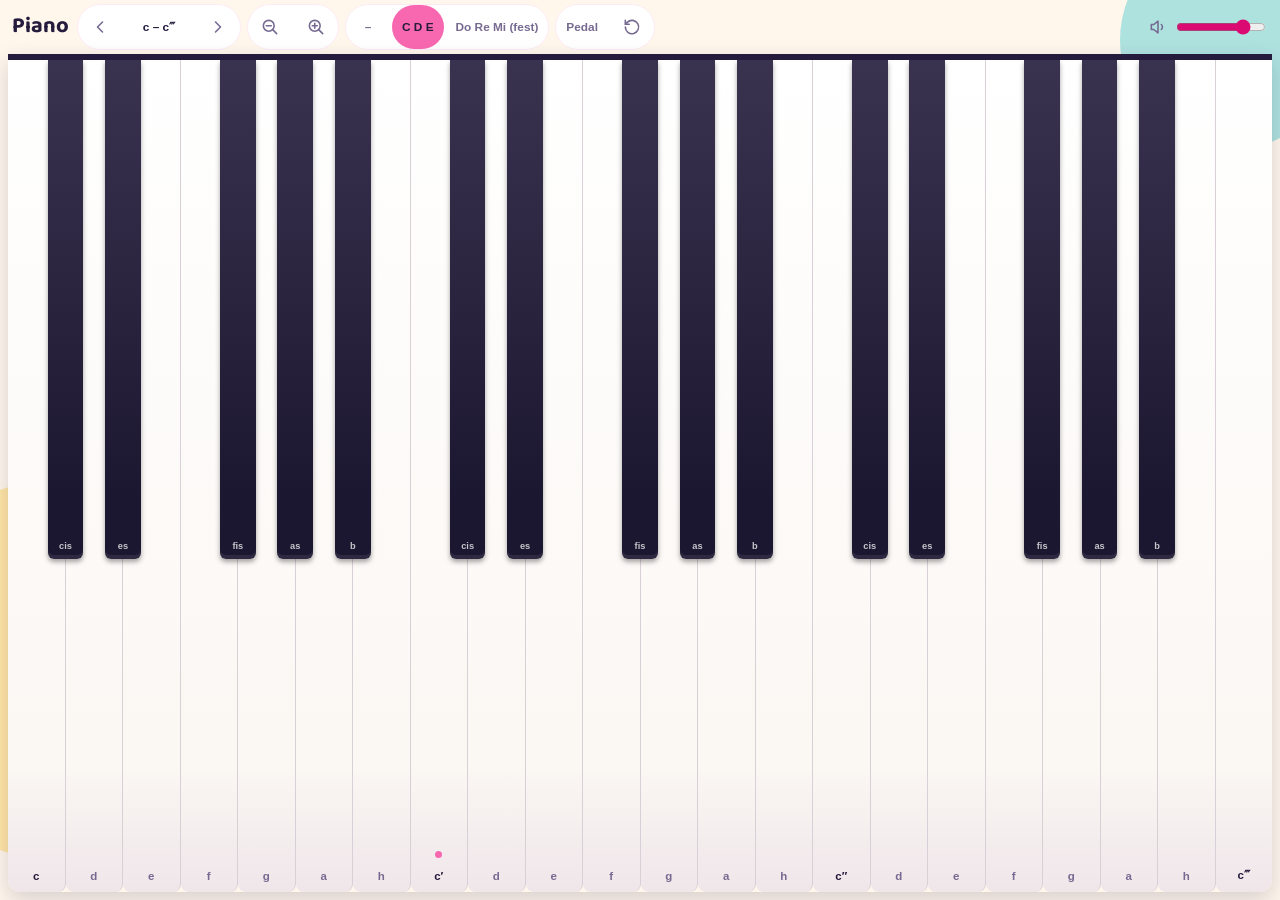
<file: piano.html>
<!doctype html>
<html lang="de">
<head>
<meta charset="utf-8">
<!-- Wie index.html: nichts außer der eigenen Herkunft (kein Datenabfluss per fetch/Bild/Schrift).
     Anders als dort 'unsafe-inline' für Skripte — die Seite steckt in einem Inline-Skript;
     Hashes müssten bei jeder Änderung von Hand nachgezogen werden (kein Build-Schritt). -->
<meta http-equiv="Content-Security-Policy" content="default-src 'none'; script-src 'self' 'unsafe-inline'; style-src 'self' 'unsafe-inline'; img-src 'self' data:; font-src 'self' data:; media-src 'self'; connect-src 'self'; frame-src 'none'; worker-src 'none'; object-src 'none'; base-uri 'none'; form-action 'none';">
<meta name="viewport" content="width=device-width, initial-scale=1, viewport-fit=cover">
<meta name="robots" content="noindex">
<title>Piano</title>
<!--
  PIANO (Datei: piano.html) — Klavier zum Singen-Üben: Anfangstöne geben,
  Linien spielen, Intervalle prüfen. Querformat zuerst (große Tasten über
  die ganze Breite), im Hochformat kompakter mit Hinweis zum Drehen.
  In der App: Einstellungen → Tools → Piano (Vollbild-iframe, ?embedded=1,
  der Schließen-Knopf gehört der App). Offline über SHELL_OPTIONAL in sw.js.
  Nur Deutsch, keine Abhängigkeiten.

  Klang ohne Samples und ohne Bibliotheken (Web Audio):
  - je Taste zwei leicht gegeneinander verstimmte "Saiten" (Schwebung wie
    beim echten Klavier, das zwei bis drei Saiten je Ton hat),
  - Wellenform mit Obertönen nach dem Anschlagpunkt des Hammers
    (Amplitude ~ |sin(π·n/7)|/n — der 7. Oberton fehlt fast),
  - Tiefpass, der nach dem Anschlag dunkler wird (hohe Obertöne klingen
    beim Klavier schneller ab), Anschlagstärke → Helligkeit,
  - zweistufiges Abklingen (schneller "Anschlagteil", langer Nachklang),
    tiefe Töne klingen länger als hohe,
  - kurzes Hammergeräusch und ein kleiner, erzeugter Raumhall.
-->
<style>
  :root {
    --accent: #F868B0; --accent-rgb: 248,104,176;
    --bg: #fff7ec; --surface: #ffffff; --surface-2: #fff1e2; --line: #f1ddd0;
    --text: #241b3d; --muted: #766a91;
    --accent-foreground: #db0a73; --accent-ink: #241b3d;
  }
  * { box-sizing: border-box; }
  html, body { height: 100%; margin: 0; overflow: hidden; }
  body {
    display: flex; flex-direction: column; color: var(--text); background: var(--bg);
    font-family: -apple-system, BlinkMacSystemFont, "Segoe UI", Roboto, sans-serif;
    -webkit-user-select: none; user-select: none;
  }
  button, select, input { font: inherit; color: inherit; }
  button { cursor: pointer; -webkit-tap-highlight-color: transparent; background: none; border: 0; }
  button:focus-visible, input:focus-visible { outline: 3px solid var(--accent-foreground); outline-offset: 2px; }
  svg { width: 20px; height: 20px; fill: none; stroke: currentColor; stroke-width: 1.9; stroke-linecap: round; stroke-linejoin: round; }
  [hidden] { display: none !important; }

  .bar {
    flex: 0 0 auto; display: flex; align-items: center; gap: 8px; flex-wrap: wrap;
    padding: max(8px, env(safe-area-inset-top)) max(12px, env(safe-area-inset-right)) 8px max(12px, env(safe-area-inset-left));
  }
  /* Quer: eine Zeile, knapp, damit die Klaviatur ihre Höhe behält. */
  @media (orientation: landscape) { .bar { flex-wrap: nowrap; gap: 6px; padding-top: max(3px, env(safe-area-inset-top)); padding-bottom: 3px; } }
  .bar .k-title { margin: 0 6px 0 0; }
  @media (orientation: landscape) { .bar .k-title { margin-right: 2px; } }
  .group { display: inline-flex; align-items: center; gap: 2px; border: 1px solid var(--line); border-radius: 999px; background: var(--surface); padding: 0; }
  .group button { min-width: 44px; height: 44px; padding: 0 10px; border-radius: 999px; font-size: .74rem; font-weight: 800; color: var(--muted); display: inline-flex; align-items: center; justify-content: center; gap: 4px; }
  .group button[aria-pressed="true"] { background: var(--accent); color: var(--accent-ink); }
  .group .range { min-width: 70px; text-align: center; font-size: .74rem; font-weight: 800; }
  .vol { display: inline-flex; align-items: center; gap: 6px; color: var(--muted); }
  .vol input { width: 90px; min-height: 44px; accent-color: var(--accent-foreground); }
  .spacer { flex: 1; }
  .hint { flex: 0 0 auto; margin: 0 12px 8px; padding: 8px 12px; border-radius: 12px; background: rgba(var(--accent-rgb), .12); color: var(--text); font-size: .74rem; font-weight: 700; display: flex; align-items: center; gap: 8px; }
  .hint svg { color: var(--accent-foreground); flex: 0 0 auto; }
  @media (orientation: landscape) { .hint:not(.hint-solf) { display: none; } }
  .hint-solf[hidden] { display: none; }

  .keyboard-wrap { flex: 1 1 auto; min-height: 0; display: flex; padding: 0 max(8px, env(safe-area-inset-right)) max(8px, env(safe-area-inset-bottom)) max(8px, env(safe-area-inset-left)); }
  .keyboard { position: relative; flex: 1; display: flex; touch-action: none; border-radius: 0 0 12px 12px; overflow: hidden;
    border-top: 6px solid var(--text); box-shadow: 0 8px 22px rgba(36,27,61,.18); }
  @media (orientation: portrait) { .keyboard-wrap { align-items: flex-end; } .keyboard { height: min(62vh, 100%); } }
  .white { position: relative; flex: 1 1 0; border-right: 1px solid #d9cfd6; background: linear-gradient(#fff, #fbf7f3 85%, #efe6ea); border-radius: 0 0 8px 8px; }
  .white:last-child { border-right: 0; }
  .white.is-down { background: linear-gradient(#f3eaf0, rgba(var(--accent-rgb), .35)); }
  .black { position: absolute; top: 0; height: 60%; z-index: 2; border-radius: 0 0 6px 6px;
    background: linear-gradient(#3a3350, #1c1730 88%); box-shadow: inset 0 -4px 0 rgba(255,255,255,.08), 0 3px 5px rgba(0,0,0,.35); }
  .black.is-down { background: linear-gradient(#2a2340, rgb(var(--accent-rgb))); }
  .label { position: absolute; left: 0; right: 0; bottom: 10px; text-align: center; font-size: .72rem; font-weight: 800; color: var(--muted); pointer-events: none; }
  .black .label { bottom: 8px; color: rgba(255,255,255,.75); font-size: .58rem; }
  .white.is-c .label { color: var(--text); }
  .mid-c::after { content: ""; position: absolute; left: 50%; bottom: 34px; width: 7px; height: 7px; margin-left: -3.5px; border-radius: 50%; background: var(--accent); pointer-events: none; }
  .white.is-mark { box-shadow: inset 0 -5px 0 rgba(var(--accent-rgb), .55); }
</style>
<!-- Gemeinsame Designsprache „Konfetti B2“ (Kopf, Tokens); nach dem eigenen <style>. -->
<link rel="stylesheet" href="./ueben.css">
</head>
<body>
<div class="bar">
  <!-- Zurück: eingebettet schließt es das Tool (die App blendet ihr ✕ per data-own-back aus), eigenständig versteckt. -->
  <button class="k-round" type="button" data-own-back-btn aria-label="Zurück" hidden><svg viewBox="0 0 24 24" aria-hidden="true"><path d="M15 6l-6 6 6 6"/></svg></button>
  <h1 class="k-title">Piano</h1>
  <div class="group" role="group" aria-label="Lage">
    <button type="button" data-act="down" aria-label="Eine Oktave tiefer"><svg viewBox="0 0 24 24"><path d="m15 6-6 6 6 6"/></svg></button>
    <span class="range" aria-live="polite"></span>
    <button type="button" data-act="up" aria-label="Eine Oktave höher"><svg viewBox="0 0 24 24"><path d="m9 6 6 6-6 6"/></svg></button>
  </div>
  <!-- Zoom: + macht die Tasten größer, − kleiner (die Anzahl ergibt sich). -->
  <div class="group" role="group" aria-label="Zoom">
    <button type="button" data-act="narrower" aria-label="Herauszoomen: Tasten kleiner" title="Tasten kleiner"><svg viewBox="0 0 24 24"><circle cx="10.5" cy="10.5" r="6.5"/><path d="m20 20-4.8-4.8M7.5 10.5h6"/></svg></button>
    <button type="button" data-act="wider" aria-label="Hineinzoomen: Tasten größer" title="Tasten größer"><svg viewBox="0 0 24 24"><circle cx="10.5" cy="10.5" r="6.5"/><path d="m20 20-4.8-4.8M7.5 10.5h6M10.5 7.5v6"/></svg></button>
  </div>
  <div class="group" role="group" aria-label="Beschriftung">
    <button type="button" data-labels="none">–</button>
    <button type="button" data-labels="names">C D E</button>
    <button type="button" data-labels="solf" title="Feste Silben: Do ist hier immer C – in den Übungen ist „do“ der Grundton der Tonart">Do Re Mi (fest)</button>
  </div>
  <div class="group">
    <button type="button" data-act="pedal" aria-pressed="false" title="Pedal (am Computer: Leertaste halten)">Pedal</button>
    <button type="button" data-act="repeat" aria-label="Letzten Ton oder Akkord nochmal" title="Letzten Ton oder Akkord nochmal">
      <svg viewBox="0 0 24 24"><path d="M4 12a8 8 0 1 0 2.3-5.6L4 8.7"/><path d="M4 4v4.7h4.7"/></svg></button>
  </div>
  <span class="spacer"></span>
  <label class="vol"><svg viewBox="0 0 24 24"><path d="M4 9h3l5-4v14l-5-4H4Z"/><path d="M16 9a4 4 0 0 1 0 6"/></svg>
    <input type="range" min="0" max="1" step=".01" value=".8" aria-label="Lautstärke"></label>
</div>
<p class="hint"><svg viewBox="0 0 24 24"><rect x="7" y="3" width="10" height="18" rx="2"/><path d="M3 9v6M21 9v6"/></svg>Gerät quer halten – dann gibt es mehr und größere Tasten.</p>
<p class="hint hint-solf" role="status" hidden><svg viewBox="0 0 24 24"><circle cx="12" cy="12" r="9"/><path d="M12 11v5M12 8h.01"/></svg>Hier ist Do immer C. In den Übungen ist „do“ der Grundton der Tonart.</p>
<div class="keyboard-wrap"><div class="keyboard" aria-label="Klaviatur"></div></div>

<script src="./harmony.js"></script>
<script src="./piano-samples.js"></script>
<script>
(function () {
  'use strict';

  const EMBEDDED = new URLSearchParams(location.search).has('embedded');
  if (EMBEDDED) {
    document.documentElement.classList.add('is-embedded');
    // Eigener runder Zurück-Knopf: die App blendet dann ihr ✕ aus (data-own-back).
    document.documentElement.setAttribute('data-own-back', '');
  }
  // In der App eingebettet: deren Akzentfarbe übernehmen (gleiche Herkunft).
  try {
    if (window.parent !== window) {
      const appStyle = getComputedStyle(window.parent.document.documentElement);
      const accent = appStyle.getPropertyValue('--accent').trim();
      const rgb = appStyle.getPropertyValue('--accent-rgb').trim();
      if (/^#[0-9a-f]{6}$/i.test(accent)) document.documentElement.style.setProperty('--accent', accent);
      if (/^\d+,\s*\d+,\s*\d+$/.test(rgb)) document.documentElement.style.setProperty('--accent-rgb', rgb);
      // Dunkle Textvariante der Akzentfarbe (≥ 4,5:1, deriveAccentForeground in app.js).
      const fg = appStyle.getPropertyValue('--accent-foreground').trim();
      if (/^#[0-9a-f]{6}$/i.test(fg)) document.documentElement.style.setProperty('--accent-foreground', fg);
    }
  } catch { /* eigenständig geöffnet */ }

  const $ = (sel) => document.querySelector(sel);
  const backBtn = $('[data-own-back-btn]');
  backBtn.hidden = !EMBEDDED || window.parent === window;
  backBtn.addEventListener('click', () => { if (window.parent !== window) window.parent.postMessage({ type: 'chor-tool-close' }, location.origin); });
  const $$ = (sel) => Array.from(document.querySelectorAll(sel));
  const clamp = (v, lo, hi) => Math.min(hi, Math.max(lo, v));
  const mod = (n, m) => ((n % m) + m) % m;


  // Feste Solmisation (romanische Tradition: Si = H) mit Vorzeichen wie
  // die neutralen Tonnamen — keine bewegliche Do-Silbe.
  const SOLF = ['Do', 'Do♯', 'Re', 'Mi♭', 'Mi', 'Fa', 'Fa♯', 'Sol', 'La♭', 'La', 'Si♭', 'Si'];
  // Tonnamen aus harmony.js (gemeinsam mit Groove Lab, Ausbildung, Einsingen).
  const { spell, noteLabel, spellCheck } = window.ChorHarmony;
  const IS_BLACK = [false, true, false, true, false, false, true, false, true, false, true, false];
  const LOWEST_C = 24;   // C1
  const HIGHEST = 96;    // C7

  /* ---------------- Zustand & Ablage ---------------- */

  // keySize: Stufe der Tastenbreite (KEY_SIZES), Standard breiter als früher.
  // solfHint: Hinweis „Do = C“ schon einmal gezeigt (beim ersten Einschalten von „Do Re Mi (fest)“).
  const state = { startC: 48, labels: 'names', pedal: false, volume: .8, keySize: 2, solfHint: false };
  const STORAGE_ID = 'piano';
  const storage = (() => { try { return window.parent !== window ? window.parent.chorToolStorage || null : null; } catch { return null; } })();
  let saveTimer = 0;
  function persist() {
    if (!storage) return;
    clearTimeout(saveTimer);
    // Nur Lage, Beschriftung und Lautstärke — das Pedal ist beim Öffnen
    // immer aus (sonst klingt ungewollt alles nach).
    saveTimer = setTimeout(writeNow, 300);
  }
  function writeNow() {
    saveTimer = 0;
    try { return Promise.resolve(storage.save(STORAGE_ID, { startC: state.startC, labels: state.labels, volume: state.volume, keySize: state.keySize, solfHint: state.solfHint })).catch(() => {}); } catch { return null; /* Ablage weg */ }
  }
  /* Noch ausstehendes Speichern sofort erledigen: Die App ruft das vor dem
     Schließen des Tools auf (danach liefe der Timer im entfernten iframe nie
     mehr — „Sitzt“ tippen und gleich zurück ging sonst verloren), dazu
     pagehide, wenn die ganze Seite geht. */
  function flushSave() {
    if (!saveTimer) return null;
    clearTimeout(saveTimer);
    return writeNow();
  }
  window.chorToolFlush = flushSave;
  window.addEventListener('pagehide', flushSave);
  /* Kontext endgültig schließen, wenn die App das Tool entfernt (chorToolRelease)
     oder die Seite geht: ein nur angehaltener Kontext eines entfernten iframes
     bleibt auf WebKit bis zur Garbage Collection bestehen und belegt die
     Audio-Hardware — der Song im Player ruckelt dann beim Verlangsamen. */
  function releaseEngine() {
    const c = audio.ctx; if (!c) return;
    audio.ctx = null;
    try { Promise.resolve(c.close()).catch(() => {}); } catch { /* schon zu */ }
  }
  window.chorToolRelease = releaseEngine;
  window.addEventListener('pagehide', (e) => { if (!e.persisted) releaseEngine(); });
  async function restore() {
    if (!storage) return;
    try {
      const data = await storage.load(STORAGE_ID);
      if (!data || typeof data !== 'object') return;
      if (Number.isInteger(data.startC) && mod(data.startC, 12) === 0) state.startC = clamp(data.startC, LOWEST_C, 72);
      if (['none', 'names', 'solf'].includes(data.labels)) state.labels = data.labels;
      if (Number.isFinite(data.volume)) state.volume = clamp(data.volume, 0, 1);
      if (Number.isInteger(data.keySize) && data.keySize >= 0 && data.keySize < KEY_SIZES.length) state.keySize = data.keySize;
      if (data.solfHint === true) state.solfHint = true;
    } catch { /* nichts gespeichert */ }
  }

  /* ---------------- Klang ---------------- */

  const audio = { ctx: null, master: null, dry: null, wet: null, noise: null, waves: new Map(), voices: new Map(), all: new Set() };

  /* Leerlauf: 20 s nach dem letzten Anschlag (und sobald alle Stimmen
     ausgeklungen sind) den Kontext anhalten — nie schließen. Ein laufender
     Kontext hält die Audio-Sitzung offen und stört andere Apps und
     Bluetooth-Kopfhörer. Töne werden in Kontextzeit geplant (currentTime
     steht im Suspend still), der erste Anschlag nach dem Wecken klingt also
     vollständig; ensureAudio() weckt den Kontext. */
  const ENGINE_IDLE_SUSPEND_MS = 20000;
  let idleTimer = null;
  function noteIdle(ms = ENGINE_IDLE_SUSPEND_MS) {
    clearTimeout(idleTimer);
    idleTimer = setTimeout(() => { idleTimer = null; engineIdle(); }, ms);
  }
  /** Hält den Kontext an, wenn keine Stimme mehr klingt. */
  function engineIdle() {
    const ctx = audio.ctx;
    if (!ctx || ctx.state !== 'running' || !ctx.suspend) return false;
    if (audio.all.size || keysDown.size || pointers.size) { noteIdle(document.hidden ? 1000 : ENGINE_IDLE_SUSPEND_MS); return false; }
    try { Promise.resolve(ctx.suspend()).catch(() => {}); } catch { return false; }
    return true;
  }

  function ensureAudio() {
    if (audio.ctx) {
      if (audio.ctx.state !== 'running' && audio.ctx.resume) Promise.resolve(audio.ctx.resume()).catch(() => {}); // (Offline-Kontext im Selbsttest)
      return audio.ctx;
    }
    const AC = window.AudioContext || window.webkitAudioContext;
    if (!AC) return null;
    const ctx = new AC({ latencyHint: 'interactive' });
    audio.ctx = ctx;
    const master = ctx.createGain();
    master.gain.value = state.volume;
    const limiter = ctx.createDynamicsCompressor();
    limiter.threshold.value = -10; limiter.ratio.value = 8; limiter.attack.value = .003; limiter.release.value = .2;
    master.connect(limiter).connect(ctx.destination);
    // Kleiner Raum: erzeugter Nachhall (abklingendes Rauschen, stereo).
    const convolver = ctx.createConvolver();
    const len = Math.floor(ctx.sampleRate * 1.4);
    const ir = ctx.createBuffer(2, len, ctx.sampleRate);
    for (let ch = 0; ch < 2; ch++) {
      const d = ir.getChannelData(ch);
      for (let i = 0; i < len; i++) d[i] = (Math.random() * 2 - 1) * Math.pow(1 - i / len, 3.2) * (i < 200 ? i / 200 : 1);
    }
    convolver.buffer = ir;
    const wet = ctx.createGain(); wet.gain.value = .16;
    const dry = ctx.createGain(); dry.gain.value = 1;
    dry.connect(master);
    dry.connect(convolver).connect(wet).connect(master);
    Object.assign(audio, { master, dry, wet });
    ensureNoise();
    return ctx;
  }
  /** Hammergeräusch: ein kurzer Rauschpuffer, je Anschlag gefiltert. */
  function ensureNoise() {
    if (audio.noise) return;
    const ctx = audio.ctx, nlen = Math.floor(ctx.sampleRate * .03);
    const noise = ctx.createBuffer(1, nlen, ctx.sampleRate);
    const nd = noise.getChannelData(0);
    for (let i = 0; i < nlen; i++) nd[i] = (Math.random() * 2 - 1) * Math.pow(1 - i / nlen, 2);
    audio.noise = noise;
  }

  /** Wellenform je Lage (gecacht): Obertöne nach dem Anschlagpunkt —
   *  tiefe Töne obertonreicher, hohe fast sinusförmig. */
  function waveFor(midi) {
    const band = midi < 48 ? 0 : midi < 64 ? 1 : midi < 76 ? 2 : 3;
    // Je Kontext (eine PeriodicWave gehört ihrem Kontext – Selbsttest rendert offline).
    if (audio.waves.get(band)?.ctx === audio.ctx) return audio.waves.get(band).wave;
    const count = [28, 20, 12, 6][band];
    const real = new Float32Array(count + 1);
    const imag = new Float32Array(count + 1);
    for (let n = 1; n <= count; n++) {
      const strike = Math.abs(Math.sin(Math.PI * n / 7.2));
      imag[n] = (strike + .08) / Math.pow(n, band === 0 ? .95 : 1.15);
    }
    const wave = audio.ctx.createPeriodicWave(real, imag, { disableNormalization: false });
    audio.waves.set(band, { ctx: audio.ctx, wave });
    return wave;
  }

  const hz = (midi) => 440 * Math.pow(2, (midi - 69) / 12);
  const MAX_VOICES = 28;
  /** Abklingzeit der Synthese (s): tief lang, hoch kurz – auch Maß für den
   *  verlängerten Ausklang der Samples. */
  const decayOf = (f) => clamp(9 * Math.pow(110 / f, .55), 1.1, 14);

  /* ---------------- Samples (echtes Klavier) ----------------
     Salamander Grand Piano (Yamaha C5, Alexander Holm, CC BY 3.0) über
     piano-samples.js – dasselbe Klavier wie in Hören/Singen und Einsingen.
     Alle Töne C1–C7, je nach Lage auf den natürlichen Ausklang gekürzt
     (tief bis 10 s, hoch 3 s), auf gleichstufig umgestimmt. Geladen beim
     Öffnen (offline aus dem Sample-Cache); bis dahin bzw. ohne Netz die
     Synthese unten. */
  const PLAY_GAIN = 1; // Pegel gegenüber der Synthese (piano.selfCheckAudio misst)
  const smp = { set: null, loading: null, failedAt: 0 };
  const keepOf = (n) => clamp(decayOf(hz(n)) * 1.1, 3, 10);
  function loadPianoSamples() {
    if (smp.set) return Promise.resolve(smp.set);
    if (smp.loading) return smp.loading;
    if (!window.ChorPiano) return Promise.reject(new Error('piano-samples.js fehlt'));
    smp.loading = ChorPiano.load({ keepSec: keepOf })
      .then((set) => (smp.set = set))
      .catch((err) => { smp.failedAt = Date.now(); throw err; })
      .finally(() => { smp.loading = null; });
    return smp.loading;
  }
  /** Ton aus den Samples; gleiche Stimme wie die Synthese ({ out, oscs, … }),
   *  damit Dämpfen, Pedal und Stimmenzahl unverändert funktionieren.
   *  Anschlagstärke: lauter und heller (eine Aufnahme, der Filter macht leise Töne weicher). */
  function sampledVoice(ctx, midi, velocity, t) {
    const f = hz(midi);
    const { src, out } = ChorPiano.play(ctx, smp.set, midi, t, {
      gain: PLAY_GAIN * (.3 + velocity * .7) * (midi < 40 ? .8 : 1),
      cutoff: clamp(f * (3 + velocity * 16), 1200, 18000),
    });
    return { out, oscs: [src] };
  }

  function noteOn(midi, velocity = .8) {
    const ctx = ensureAudio();
    if (!ctx) return;
    noteIdle();
    // Gleiche Taste nochmal: alte Saite abdämpfen (wie beim echten Klavier).
    const old = audio.voices.get(midi);
    if (old) damp(old, .03);
    if (audio.all.size >= MAX_VOICES) { const oldest = audio.all.values().next().value; damp(oldest, .02); }
    const t = ctx.currentTime + .005;
    const f = hz(midi);
    const pan = ctx.createStereoPanner ? ctx.createStereoPanner() : null;
    if (pan) pan.pan.value = clamp((midi - 60) / 40, -.5, .5);
    // Laden fehlgeschlagen (offline)? Beim Spielen höchstens alle 30 s neu versuchen.
    if (!smp.set && !smp.loading && Date.now() - smp.failedAt > 30000) loadPianoSamples().catch(() => {});
    if (smp.set) {
      const { out, oscs } = sampledVoice(ctx, midi, velocity, t);
      if (pan) out.connect(pan).connect(audio.dry); else out.connect(audio.dry);
      const voice = { midi, out, oscs, done: false, held: true, sampled: true };
      oscs[0].addEventListener('ended', () => { voice.done = true; audio.all.delete(voice); if (audio.voices.get(midi) === voice) audio.voices.delete(midi); }, { once: true });
      audio.voices.set(midi, voice);
      audio.all.add(voice);
      return;
    }
    // Synthese (bis die Samples geladen sind, ohne Netz). Abklingzeit: tief lang, hoch kurz.
    const decay = decayOf(f);
    const peak = .22 * (.45 + velocity * .55) * (midi < 40 ? .8 : 1);

    const out = ctx.createGain();
    out.gain.setValueAtTime(0, t);
    out.gain.linearRampToValueAtTime(peak, t + .004);
    out.gain.setTargetAtTime(peak * .42, t + .006, decay * .07);        // Anschlagteil
    out.gain.setTargetAtTime(0.0001, t + decay * .18, decay * .32);    // Nachklang

    const lp = ctx.createBiquadFilter();
    lp.type = 'lowpass';
    lp.Q.value = .4;
    const bright = clamp(f * (5 + velocity * 9), 900, 15000);
    lp.frequency.setValueAtTime(bright, t);
    lp.frequency.setTargetAtTime(clamp(f * 2.2, 400, 6000), t + .02, decay * .22);

    const wave = waveFor(midi);
    const oscs = [0, 1].map((i) => {
      const o = ctx.createOscillator();
      o.setPeriodicWave(wave);
      o.frequency.value = f;
      o.detune.value = i ? 1.8 : -.6;  // zwei Saiten, leicht verstimmt → Schwebung
      const g = ctx.createGain(); g.gain.value = i ? .45 : .55;
      o.connect(g).connect(lp);
      o.start(t);
      return o;
    });
    lp.connect(out);
    if (pan) out.connect(pan).connect(audio.dry); else out.connect(audio.dry);

    // Hammer: kurzes, gefiltertes Rauschen.
    const n = ctx.createBufferSource();
    n.buffer = audio.noise;
    const bp = ctx.createBiquadFilter();
    bp.type = 'bandpass'; bp.frequency.value = clamp(f * 3.5, 400, 7000); bp.Q.value = .9;
    const ng = ctx.createGain(); ng.gain.value = .05 * velocity;
    n.connect(bp).connect(ng).connect(out);
    n.start(t);

    const voice = { midi, out, oscs, done: false, held: true };
    const stopAt = t + decay * 2.2;
    oscs.forEach((o) => o.stop(stopAt));
    oscs[0].addEventListener('ended', () => { voice.done = true; audio.all.delete(voice); if (audio.voices.get(midi) === voice) audio.voices.delete(midi); }, { once: true });
    audio.voices.set(midi, voice);
    audio.all.add(voice);
  }

  function damp(voice, time = .09) {
    if (!voice || voice.done || !audio.ctx) return;
    const now = audio.ctx.currentTime;
    try {
      voice.out.gain.cancelScheduledValues(now);
      voice.out.gain.setValueAtTime(Math.max(voice.out.gain.value, .0001), now);
      voice.out.gain.setTargetAtTime(0, now, time);
      voice.oscs.forEach((o) => o.stop(now + time * 8));
    } catch { /* schon gestoppt */ }
    voice.done = true;
    audio.all.delete(voice);
    if (audio.voices.get(voice.midi) === voice) audio.voices.delete(voice.midi);
  }

  function noteOff(midi) {
    const voice = audio.voices.get(midi);
    if (!voice) return;
    voice.held = false;
    // Sehr hohe Saiten haben beim Klavier keinen Dämpfer.
    if (!state.pedal && midi < 89) damp(voice);
    noteIdle();
  }

  let pedalTouched = false;
  function setPedal(on) {
    pedalTouched = true;
    state.pedal = on;
    $('[data-act="pedal"]').setAttribute('aria-pressed', String(on));
    if (!on) audio.voices.forEach((v) => { if (!v.held && v.midi < 89) damp(v); });
    persist();
  }

  /* ---------------- Klaviatur ---------------- */

  let whiteCount = 14;
  const keyEls = new Map();

  // Mindestbreite einer weißen Taste in px je Stufe (−/+ in der Leiste);
  // Stufe 0 entspricht der früheren Breite, Standard ist Stufe 2.
  const KEY_SIZES = [[34, 40], [42, 48], [50, 56], [60, 66], [72, 80]]; // [hoch, quer]
  function visibleWhiteKeys() {
    const w = $('.keyboard').clientWidth || window.innerWidth;
    const landscape = window.innerWidth > window.innerHeight;
    const min = KEY_SIZES[state.keySize][landscape ? 1 : 0];
    return clamp(Math.floor(w / min), 5, 36);
  }

  function build() {
    whiteCount = visibleWhiteKeys();
    // Nicht über das obere Ende hinaus: Start notfalls nach unten schieben.
    const whites = [];
    let m = state.startC;
    while (whites.length < whiteCount) { if (!IS_BLACK[mod(m, 12)]) whites.push(m); m++; }
    while (whites[whites.length - 1] > HIGHEST && state.startC > LOWEST_C) { state.startC -= 12; return build(); }
    const kb = $('.keyboard');
    kb.replaceChildren();
    keyEls.clear();
    const wPct = 100 / whites.length;
    whites.forEach((midi, i) => {
      const el = document.createElement('div');
      el.className = `white${mod(midi, 12) === 0 ? ' is-c' : ''}${midi === 60 ? ' mid-c' : ''}`;
      el.dataset.midi = String(midi);
      el.innerHTML = '<span class="label"></span>';
      kb.append(el);
      keyEls.set(midi, el);
      const black = midi + 1;
      if (i < whites.length - 1 && IS_BLACK[mod(black, 12)]) {
        const b = document.createElement('div');
        b.className = 'black';
        b.dataset.midi = String(black);
        b.style.left = `${(i + 1) * wPct - wPct * .31}%`;
        b.style.width = `${wPct * .62}%`;
        b.innerHTML = '<span class="label"></span>';
        kb.append(b);
        keyEls.set(black, b);
      }
    });
    renderLabels();
    $('.range').textContent = `${noteLabel(whites[0])} – ${noteLabel(whites[whites.length - 1])}`;
    $('[data-act="down"]').disabled = state.startC <= LOWEST_C;
    $('[data-act="narrower"]').disabled = state.keySize <= 0;
    $('[data-act="wider"]').disabled = state.keySize >= KEY_SIZES.length - 1;
    $('[data-act="up"]').disabled = whites[whites.length - 1] + 12 > HIGHEST;
    paintDown();
  }

  /** Tastenbeschriftung in Helmholtz-Schreibweise: jedes C mit Oktave
   *  (c′ = MIDI 60), die übrigen Tasten nur mit Namen in der Groß-/
   *  Kleinschreibung ihrer Oktave (H, c, d … h, c′). */
  function keyLabel(midi) {
    if (mod(midi, 12) === 0) return noteLabel(midi);
    const name = spell(midi);
    return Math.floor(midi / 12) - 1 >= 3 ? name.toLowerCase() : name;
  }

  function renderLabels() {
    keyEls.forEach((el, midi) => {
      const pc = mod(midi, 12);
      let text = '';
      if (state.labels === 'names') text = keyLabel(midi);
      else if (state.labels === 'solf') text = SOLF[pc];
      el.querySelector('.label').textContent = text;
    });
    $$('[data-labels]').forEach((b) => b.setAttribute('aria-pressed', String(b.dataset.labels === state.labels)));
  }

  /* ---------------- Spielen: Finger, Maus, Tastatur ---------------- */

  const pointers = new Map();   // pointerId → midi
  const keysDown = new Map();   // KeyboardEvent.code → midi
  let lastGroup = [];
  let lastGroupAt = 0;

  function paintDown() {
    const down = new Set([...pointers.values(), ...keysDown.values()]);
    keyEls.forEach((el, midi) => el.classList.toggle('is-down', down.has(midi)));
  }

  function press(midi, velocity) {
    noteOn(midi, velocity);
    const now = performance.now();
    if (now - lastGroupAt > 90) lastGroup = [];
    lastGroup.push(midi);
    lastGroupAt = now;
  }

  function release(midi) {
    const stillDown = [...pointers.values(), ...keysDown.values()].includes(midi);
    if (!stillDown) noteOff(midi);
  }

  function keyAt(x, y) {
    const el = document.elementFromPoint(x, y);
    const key = el && el.closest('.white, .black');
    return key ? Number(key.dataset.midi) : null;
  }

  /** Anschlagstärke aus der Tiefe des Tipps auf der Taste (vorn = kräftig). */
  function velocityAt(midi, y) {
    const el = keyEls.get(midi);
    if (!el) return .75;
    const r = el.getBoundingClientRect();
    return clamp(.45 + ((y - r.top) / r.height) * .55, .4, 1);
  }

  const kb = $('.keyboard');
  kb.addEventListener('pointerdown', (e) => {
    e.preventDefault();
    const midi = keyAt(e.clientX, e.clientY);
    if (midi === null) return;
    pointers.set(e.pointerId, midi);
    press(midi, velocityAt(midi, e.clientY));
    paintDown();
  });
  // Gleiten: jeder Finger wechselt beim Überstreichen auf die neue Taste.
  kb.addEventListener('pointermove', (e) => {
    if (!pointers.has(e.pointerId)) return;
    const midi = keyAt(e.clientX, e.clientY);
    const prev = pointers.get(e.pointerId);
    if (midi === null || midi === prev) return;
    pointers.set(e.pointerId, midi);
    release(prev);
    press(midi, .7);
    paintDown();
  });
  const up = (e) => {
    if (!pointers.has(e.pointerId)) return;
    const midi = pointers.get(e.pointerId);
    pointers.delete(e.pointerId);
    release(midi);
    paintDown();
  };
  ['pointerup', 'pointercancel', 'pointerleave'].forEach((type) => kb.addEventListener(type, up));
  kb.addEventListener('contextmenu', (e) => e.preventDefault());

  // Computertastatur: zwei Reihen wie bei vielen Keyboard-Programmen, ab dem
  // ersten sichtbaren C (Z und Y sind beide G♯ — deutsches und englisches Layout).
  const KEY_OFFSETS = {
    KeyA: 0, KeyW: 1, KeyS: 2, KeyE: 3, KeyD: 4, KeyF: 5, KeyT: 6, KeyG: 7, KeyY: 8, KeyZ: 8, KeyH: 9, KeyU: 10, KeyJ: 11,
    KeyK: 12, KeyO: 13, KeyL: 14, KeyP: 15, Semicolon: 16, Quote: 17,
  };
  document.addEventListener('keydown', (e) => {
    if (e.key === 'Escape') {
      if (document.documentElement.classList.contains('is-embedded')) window.parent.postMessage({ type: 'chor-tool-close' }, location.origin);
      return;
    }
    if (e.metaKey || e.ctrlKey || e.altKey || e.target.matches('input')) return;
    if (e.code === 'Space') { e.preventDefault(); if (!e.repeat) setPedal(true); return; }
    if (e.repeat) return;
    const off = KEY_OFFSETS[e.code];
    if (off === undefined) return;
    e.preventDefault();
    const midi = state.startC + off;
    keysDown.set(e.code, midi);
    press(midi, .75);
    paintDown();
  });
  document.addEventListener('keyup', (e) => {
    if (e.code === 'Space') { setPedal(false); return; }
    const midi = keysDown.get(e.code);
    if (midi === undefined) return;
    keysDown.delete(e.code);
    release(midi);
    paintDown();
  });

  /* ---------------- Bedienleiste ---------------- */

  document.querySelector('.bar').addEventListener('click', (e) => {
    const btn = e.target.closest('button');
    if (!btn) return;
    const act = btn.dataset.act;
    if (btn.dataset.labels) { state.labels = btn.dataset.labels; showSolfHint(); renderLabels(); persist(); return; }
    if (act === 'down') { state.startC = Math.max(LOWEST_C, state.startC - 12); build(); persist(); }
    else if (act === 'up') { state.startC = Math.min(72, state.startC + 12); build(); persist(); }
    else if (act === 'narrower' || act === 'wider') { state.keySize = clamp(state.keySize + (act === 'wider' ? 1 : -1), 0, KEY_SIZES.length - 1); build(); persist(); }
    else if (act === 'pedal') setPedal(!state.pedal);
    else if (act === 'repeat' && lastGroup.length) {
      const group = [...lastGroup];
      group.forEach((midi) => noteOn(midi, .75));
      group.forEach((midi) => { const el = keyEls.get(midi); if (el) { el.classList.add('is-mark'); setTimeout(() => el.classList.remove('is-mark'), 500); } });
      setTimeout(() => group.forEach((midi) => { if (!state.pedal) { const v = audio.voices.get(midi); if (v) { v.held = false; damp(v, .25); } } }), 1400);
    }
  });
  /** Beim ersten Einschalten der festen Silben einmal erklären: Das Klavier
   *  zählt mit festem Do (Do = C), alle Übungen mit beweglichem do. */
  let solfHintTimer = 0;
  function showSolfHint() {
    const el = $('.hint-solf');
    if (state.labels !== 'solf') { el.hidden = true; return; }
    if (state.solfHint) return;
    state.solfHint = true;
    el.hidden = false;
    clearTimeout(solfHintTimer);
    solfHintTimer = setTimeout(() => { el.hidden = true; }, 8000);
  }
  $('.vol input').addEventListener('input', (e) => {
    state.volume = Number(e.target.value);
    if (audio.master) audio.master.gain.setTargetAtTime(state.volume, audio.ctx.currentTime, .02);
    persist();
  });

  let resizeTimer = 0;
  window.addEventListener('resize', () => { clearTimeout(resizeTimer); resizeTimer = setTimeout(build, 120); });
  // Beim Wegschalten alles abdämpfen, damit nichts hängen bleibt.
  document.addEventListener('visibilitychange', () => {
    if (document.hidden) {
      pointers.clear(); keysDown.clear(); audio.all.forEach((v) => damp(v, .05)); paintDown();
      // Erst die kurze Dämpfung ausklingen lassen, dann sofort anhalten.
      noteIdle(400);
    }
  });

  // Für Tests: Zugriff auf die Klangerzeugung.
  /** Selbstprüfung (Konsole des iframes: `piano.selfCheck()`) — leer = ok. */
  function selfCheck() {
    const errors = [...spellCheck()];
    if (SOLF.length !== 12 || SOLF[11] !== 'Si' || SOLF[10] !== 'Si♭' || SOLF[8] !== 'La♭' || SOLF[1] !== 'Do♯') errors.push(`Solmisation: ${SOLF.join(' ')}`);
    if (document.documentElement.hasAttribute('data-own-back') !== EMBEDDED) errors.push('data-own-back passt nicht zu ?embedded');
    if (!backBtn || !backBtn.hasAttribute('data-own-back-btn') || backBtn.hidden === (EMBEDDED && window.parent !== window)) errors.push('Zurück-Knopf fehlt oder falsch sichtbar');
    if (state.pedal && !pedalTouched) errors.push('Pedal ist nach dem Öffnen an');
    [[60, 'c′'], [62, 'd'], [59, 'h'], [47, 'H'], [58, 'b'], [49, 'cis'], [37, 'Cis'], [36, 'C']].forEach(([midi, want]) => {
      if (keyLabel(midi) !== want) errors.push(`Tastenname ${midi} = ${keyLabel(midi)}, erwartet ${want}`);
    });
    // Tastenbreite: breiter = weniger Tasten, nie unter 5.
    const savedSize = state.keySize;
    const counts = KEY_SIZES.map((_, i) => { state.keySize = i; return visibleWhiteKeys(); });
    state.keySize = savedSize;
    if (counts.some((n, i) => i && n > counts[i - 1]) || Math.min(...counts) < 5) errors.push(`Tastenbreite: ${counts.join(',')}`);
    if (KEY_SIZES[state.keySize] === undefined) errors.push('Tastenbreite ungültig');
    // Festes Do: Knopf mit title, Hinweis genau beim ersten Einschalten (Übe-Korrekturen 10d).
    {
      const saved = { labels: state.labels, solfHint: state.solfHint }, el = $('.hint-solf');
      const wasHidden = el.hidden;
      if (!/Do ist hier immer C/.test($('[data-labels="solf"]').title)) errors.push('Do Re Mi (fest): title fehlt');
      state.solfHint = false; state.labels = 'solf'; showSolfHint();
      if (el.hidden || !state.solfHint) errors.push('Hinweis „Do = C“ erscheint nicht beim ersten Einschalten');
      el.hidden = true; state.labels = 'names'; showSolfHint(); state.labels = 'solf'; showSolfHint();
      if (!el.hidden) errors.push('Hinweis „Do = C“ erscheint ein zweites Mal');
      clearTimeout(solfHintTimer);
      state.labels = saved.labels; state.solfHint = saved.solfHint; el.hidden = wasHidden;
    }
    return errors;
  }

  /** Klang-Prüfung (async, Konsole: `await piano.selfCheckAudio()`): Samples
   *  geladen, Tonhöhe auch zwischen den Dateien, verlängerter Ausklang ohne
   *  Sprung, Pegel wie die Synthese, Rückfall auf die Synthese. */
  async function selfCheckAudio() {
    const errors = [];
    const OAC = window.OfflineAudioContext || window.webkitOfflineAudioContext;
    if (!OAC) return ['OfflineAudioContext fehlt'];
    try { await loadPianoSamples(); } catch (err) { return [`Klavier-Samples nicht geladen (${err.message})`]; }
    const sr = 48000;
    const render = async (sec, fn) => {
      const ctx = new OAC(1, Math.round(sr * sec), sr);
      const save = { ctx: audio.ctx, dry: audio.dry, voices: audio.voices, all: audio.all };
      Object.assign(audio, { ctx, dry: ctx.destination, voices: new Map(), all: new Set() });
      try { fn(); } finally { Object.assign(audio, save); }
      return (await ctx.startRendering()).getChannelData(0);
    };
    const rms = (x, a, b) => { let e = 0; const i0 = Math.round(a * sr), i1 = Math.round(b * sr); for (let i = i0; i < i1; i++) e += x[i] * x[i]; return Math.sqrt(e / (i1 - i0)); };
    // Tonhöhe im Spektrum (fein gerasterte DFT, Hann-Fenster); bis 40 am 2. Teilton.
    const cents = (x, midi, a, b) => {
      const h = midi <= 40 ? 2 : 1, f0 = h * hz(midi), i0 = Math.round(a * sr), n = Math.round((b - a) * sr);
      const w = new Float64Array(n); for (let i = 0; i < n; i++) w[i] = x[i0 + i] * (.5 - .5 * Math.cos(2 * Math.PI * i / (n - 1)));
      const mag = (c) => { const k = 2 * Math.PI * f0 * Math.pow(2, c / 1200) / sr; let re = 0, im = 0; for (let i = 0; i < n; i++) { re += w[i] * Math.cos(k * i); im -= w[i] * Math.sin(k * i); } return re * re + im * im; };
      let best = 0, bm = -1;
      for (let c = -40; c <= 40; c += 2) { const v = mag(c); if (v > bm) { bm = v; best = c; } }
      for (let c = best - 2; c <= best + 2; c += .1) { const v = mag(c); if (v > bm) { bm = v; best = c; } }
      return best;
    };
    for (const midi of [26, 31, 40, 50, 61, 71, 79, 85]) {
      const x = await render(1.5, () => noteOn(midi, .8));
      const c = cents(x, midi, .15, 1.1);
      if (!(Math.abs(c) <= 4)) errors.push(`Sample ${noteLabel(midi)}: ${c.toFixed(1)} Cent daneben`);
    }
    // Langer tiefer Ton mit Pedal: klingt über die Datei hinaus weiter, ohne Sprung an den Nahtstellen.
    {
      const x = await render(9, () => noteOn(31, .8));
      const lv = []; for (let t = 1; t < 8.5; t += .25) lv.push(20 * Math.log10(rms(x, t, t + .25) + 1e-9));
      if (!(lv[lv.length - 8] > -90)) errors.push('Sample: tiefer Ton bricht nach der Datei ab');
      const jumps = lv.slice(1).map((v, i) => v - lv[i]).filter((dv) => dv > 3);
      if (jumps.length) errors.push(`Sample: Ausklang springt (${jumps.map((v) => v.toFixed(1))} dB)`);
    }
    // Pegel wie die Synthese (Mitte der Klaviatur, 0,05–0,6 s), Rückfall ohne Samples.
    const sampled = await render(1, () => noteOn(60, .8));
    const set = smp.set; smp.set = null; smp.failedAt = Date.now(); // kein Nachladen während der Prüfung
    let synth;
    try { synth = await render(1, () => { ensureNoise(); noteOn(60, .8); }); } finally { smp.set = set; }
    const ratio = rms(sampled, .05, .6) / rms(synth, .05, .6);
    if (!(ratio > .5 && ratio < 2)) errors.push(`Sample: Pegel ${ratio.toFixed(2)} × Synthese`);
    if (!(rms(synth, .05, .6) > 1e-3)) errors.push('Rückfall: ohne Samples keine Synthese');
    return errors;
  }

  window.piano = { state, audio, noteOn, noteOff, spell, noteLabel, keyLabel, SOLF, selfCheck, selfCheckAudio, loadPianoSamples, samplesReady: () => !!smp.set };

  restore().then(() => {
    $('.vol input').value = String(state.volume);
    $('[data-act="pedal"]').setAttribute('aria-pressed', String(state.pedal));
    build();
  });
  build();
  loadPianoSamples().catch((err) => console.warn('Klavier-Samples nicht geladen – Synthese:', err));
})();
</script>
</body>
</html>
</file>
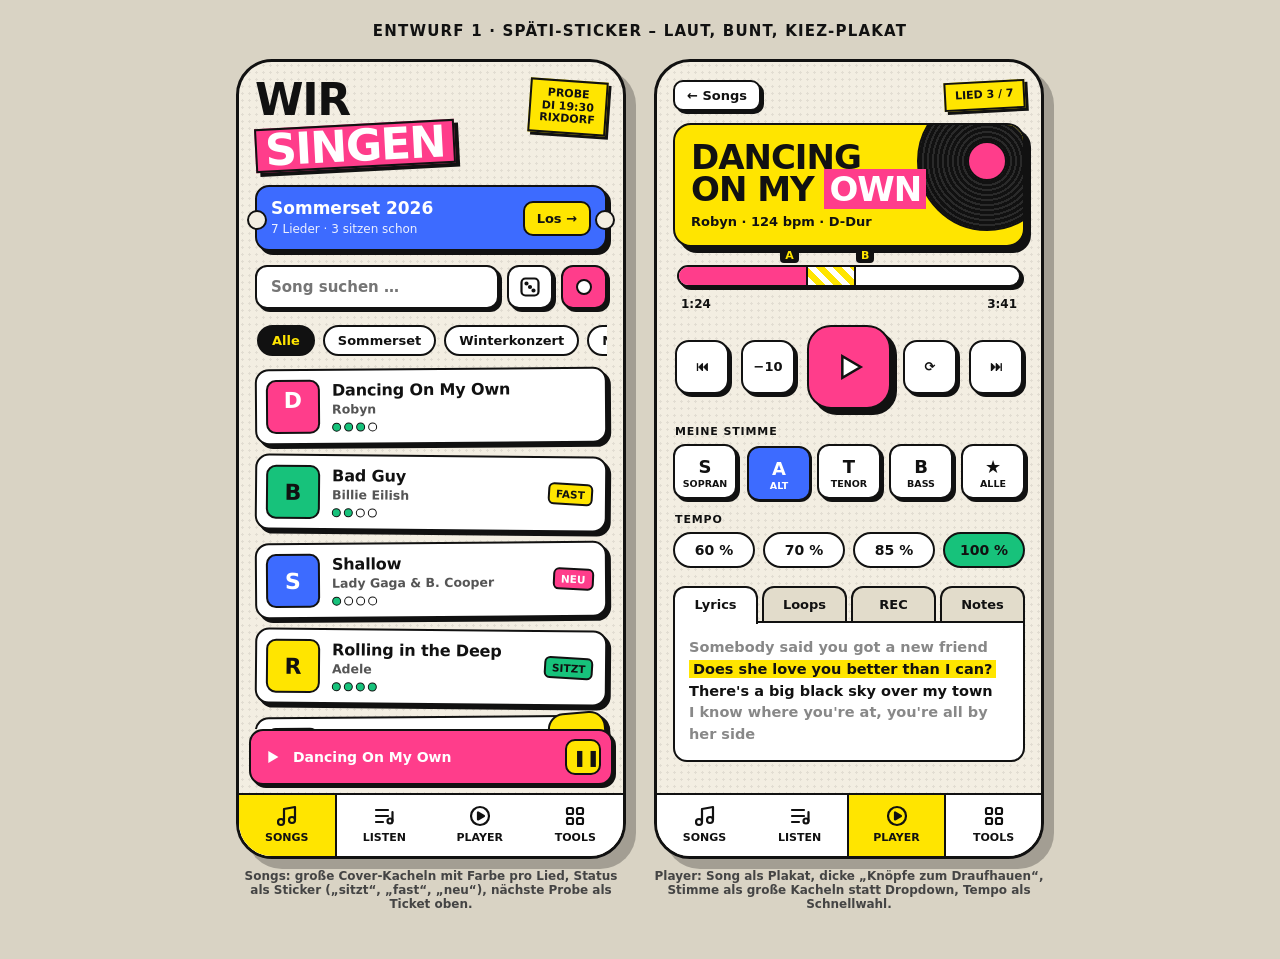
<file: docs/entwuerfe/1-spaeti-sticker.html>
<!doctype html>
<html lang="de">
<head>
<meta charset="utf-8">
<meta name="viewport" content="width=device-width, initial-scale=1">
<title>Entwurf 1 – Späti-Sticker</title>
<style>
  :root {
    --paper: #f3eee2; --ink: #111; --pink: #ff3d8b; --yellow: #ffe500;
    --green: #17c27b; --blue: #3d6bff; --white: #fff;
    --disp: "Arial Black", "Helvetica Neue", Impact, system-ui, sans-serif;
    --body: system-ui, -apple-system, "Segoe UI", Roboto, sans-serif;
    --b: 2.5px solid var(--ink); --sh: 4px 4px 0 var(--ink);
  }
  * { box-sizing: border-box; margin: 0; }
  body { background: #d9d3c4; font-family: var(--body); color: var(--ink); padding: 24px 12px 48px; }
  h1.page { font: 900 15px/1 var(--body); letter-spacing: .08em; text-transform: uppercase; text-align: center; margin-bottom: 20px; }
  .stage { display: flex; gap: 28px; justify-content: center; flex-wrap: wrap; }
  .phone { width: 390px; height: 800px; background: var(--paper); border: 3px solid var(--ink); border-radius: 36px; overflow: hidden; position: relative; display: flex; flex-direction: column; box-shadow: 10px 10px 0 rgba(0,0,0,.25); }
  .phone::before { content: ""; position: absolute; inset: 0; background-image: radial-gradient(rgba(0,0,0,.07) 1px, transparent 1.2px); background-size: 7px 7px; pointer-events: none; }
  .scroll { flex: 1; overflow-y: auto; padding: 18px 16px 80px; position: relative; scrollbar-width: none; }
  .scroll::-webkit-scrollbar { display: none; }
  button { font: inherit; color: inherit; cursor: pointer; }

  /* Header */
  .top { display: flex; align-items: flex-start; justify-content: space-between; }
  .logo { font: 900 44px/.9 var(--disp); letter-spacing: -.03em; text-transform: uppercase; }
  .logo span { display: inline-block; background: var(--pink); color: var(--white); padding: 0 8px; transform: rotate(-3deg); border: var(--b); box-shadow: var(--sh); margin-top: 4px; }
  .sticker { display: inline-block; border: var(--b); background: var(--yellow); font: 800 11px/1.15 var(--body); padding: 6px 9px; text-transform: uppercase; transform: rotate(4deg); box-shadow: 3px 3px 0 var(--ink); text-align: center; }

  .ticket { margin: 18px 0 14px; background: var(--blue); color: #fff; border: var(--b); box-shadow: var(--sh); border-radius: 14px; padding: 12px 14px; display: flex; align-items: center; gap: 12px; position: relative; }
  .ticket::before, .ticket::after { content: ""; position: absolute; width: 16px; height: 16px; background: var(--paper); border: var(--b); border-radius: 50%; top: 50%; margin-top: -8px; }
  .ticket::before { left: -10px; } .ticket::after { right: -10px; }
  .ticket b { font: 900 17px/1.1 var(--disp); display: block; }
  .ticket small { font-size: 12px; opacity: .9; }
  .ticket .go { margin-left: auto; background: var(--yellow); color: var(--ink); border: var(--b); border-radius: 10px; padding: 8px 12px; font-weight: 900; font-size: 13px; }

  .search { display: flex; gap: 8px; margin-bottom: 12px; }
  .search input { flex: 1; min-width: 0; border: var(--b); border-radius: 12px; padding: 11px 14px; font: 600 15px var(--body); background: var(--white); box-shadow: 3px 3px 0 var(--ink); }
  .sq { width: 46px; border: var(--b); border-radius: 12px; background: var(--white); box-shadow: 3px 3px 0 var(--ink); display: grid; place-items: center; }
  .sq.rec { background: var(--pink); } .sq.rec i { width: 16px; height: 16px; border-radius: 50%; background: #fff; border: 2px solid var(--ink); }
  .chips { display: flex; gap: 8px; overflow-x: auto; padding: 4px 2px 12px; scrollbar-width: none; }
  .chip { flex: none; border: var(--b); border-radius: 99px; background: var(--white); font: 800 13px var(--body); padding: 6px 13px; }
  .chip.on { background: var(--ink); color: var(--yellow); }
  .chip:nth-child(3n+2).on { transform: rotate(-2deg); }

  .row { display: flex; align-items: center; gap: 12px; background: var(--white); border: var(--b); border-radius: 14px; padding: 9px 12px 9px 9px; margin-bottom: 11px; box-shadow: var(--sh); width: 100%; text-align: left; position: relative; }
  .row:nth-child(even) { transform: rotate(.5deg); } .row:nth-child(odd) { transform: rotate(-.4deg); }
  .cover { flex: none; width: 54px; height: 54px; border: var(--b); border-radius: 10px; display: grid; place-items: center; font: 900 22px var(--disp); }
  .row h3 { font: 900 16px/1.15 var(--disp); letter-spacing: -.01em; }
  .row p { font-size: 12.5px; color: #555; margin-top: 2px; font-weight: 600; }
  .row .meta { flex: 1; min-width: 0; }
  .dots { display: flex; gap: 3px; margin-top: 6px; }
  .dots i { width: 9px; height: 9px; border-radius: 50%; border: 1.5px solid var(--ink); background: #fff; }
  .dots i.f { background: var(--green); }
  .tag { flex: none; font: 900 10.5px var(--body); text-transform: uppercase; border: 2px solid var(--ink); border-radius: 6px; padding: 3px 6px; transform: rotate(3deg); }
  .t-sitzt { background: var(--green); } .t-fast { background: var(--yellow); } .t-neu { background: var(--pink); color: #fff; }
  .playing .cover::after { content: ""; }
  .eq { display: flex; gap: 2px; align-items: flex-end; height: 18px; }
  .eq i { width: 4px; background: var(--ink); animation: eq 0.9s ease-in-out infinite alternate; }
  .eq i:nth-child(2) { animation-delay: .2s; } .eq i:nth-child(3) { animation-delay: .4s; }
  @keyframes eq { from { height: 4px; } to { height: 18px; } }
  @media (prefers-reduced-motion: reduce) { .eq i { animation: none; height: 12px; } }

  .fab { position: absolute; right: 16px; bottom: 86px; width: 58px; height: 58px; border-radius: 16px; background: var(--yellow); border: var(--b); box-shadow: var(--sh); font: 900 30px/1 var(--disp); transform: rotate(-5deg); z-index: 3; }

  .nav { display: flex; border-top: var(--b); background: var(--white); position: relative; z-index: 4; }
  .nav button { flex: 1; border: 0; background: none; padding: 9px 0 12px; font: 800 11px var(--body); text-transform: uppercase; display: grid; justify-items: center; gap: 3px; }
  .nav svg { width: 24px; height: 24px; fill: none; stroke: currentColor; stroke-width: 2.2; stroke-linecap: round; stroke-linejoin: round; }
  .nav button.on { background: var(--yellow); border-left: var(--b); border-right: var(--b); }
  .nav button.on:first-child { border-left: 0; } .nav button.on:last-child { border-right: 0; }
  .mini { margin: 0 10px 8px; border: var(--b); border-radius: 14px; background: var(--pink); color: #fff; display: flex; align-items: center; gap: 10px; padding: 8px 10px; box-shadow: 3px 3px 0 var(--ink); position: relative; z-index: 4; }
  .mini b { font: 900 14px var(--disp); flex: 1; }
  .mini button { width: 36px; height: 36px; border-radius: 10px; border: var(--b); background: var(--yellow); color: var(--ink); }

  /* Player */
  .pl-top { display: flex; justify-content: space-between; align-items: center; margin-bottom: 12px; }
  .back { border: var(--b); background: var(--white); border-radius: 10px; padding: 6px 12px; font-weight: 900; font-size: 13px; box-shadow: 3px 3px 0 var(--ink); }
  .poster { background: var(--yellow); border: var(--b); border-radius: 18px; box-shadow: 6px 6px 0 var(--ink); padding: 16px; position: relative; overflow: hidden; }
  .poster h2 { font: 900 34px/.95 var(--disp); text-transform: uppercase; letter-spacing: -.03em; position: relative; }
  .poster h2 mark { background: var(--pink); color: #fff; padding: 0 5px; }
  .poster p { font-weight: 800; font-size: 13px; margin-top: 8px; position: relative; }
  .vinyl { position: absolute; right: -34px; top: -34px; width: 140px; height: 140px; border-radius: 50%; background: repeating-radial-gradient(circle, #111 0 3px, #2a2a2a 3px 5px); border: var(--b); animation: spin 6s linear infinite; }
  .vinyl::after { content: ""; position: absolute; inset: 48px; border-radius: 50%; background: var(--pink); border: 2px solid var(--ink); }
  .paused .vinyl { animation-play-state: paused; }
  @keyframes spin { to { transform: rotate(360deg); } }
  @media (prefers-reduced-motion: reduce) { .vinyl { animation: none; } }

  .seekwrap { margin: 18px 4px 6px; position: relative; }
  .seek { height: 22px; border: var(--b); border-radius: 99px; background: var(--white); position: relative; overflow: hidden; box-shadow: 3px 3px 0 var(--ink); }
  .seek .loop { position: absolute; top: 0; bottom: 0; left: 30%; width: 22%; background: repeating-linear-gradient(45deg, var(--yellow) 0 6px, #fff 6px 12px); border-left: 2px solid var(--ink); border-right: 2px solid var(--ink); }
  .seek .fill { position: absolute; inset: 0 auto 0 0; width: 38%; background: var(--pink); border-right: var(--b); }
  .flag { position: absolute; top: -17px; font: 900 11px var(--body); background: var(--ink); color: var(--yellow); padding: 1px 5px; border-radius: 4px; }
  .times { display: flex; justify-content: space-between; font: 800 12px var(--body); margin: 10px 4px 0; font-variant-numeric: tabular-nums; }

  .transport { display: flex; align-items: center; justify-content: center; gap: 12px; margin: 14px 0 16px; }
  .tb { width: 54px; height: 54px; border-radius: 14px; border: var(--b); background: var(--white); box-shadow: 3px 3px 0 var(--ink); font: 900 13px var(--body); display: grid; place-items: center; }
  .tb:active, .play:active { transform: translate(3px,3px); box-shadow: 0 0 0 var(--ink); }
  .play { width: 84px; height: 84px; border-radius: 24px; background: var(--pink); color: #fff; border: var(--b); box-shadow: 6px 6px 0 var(--ink); display: grid; place-items: center; }
  .play svg { width: 40px; height: 40px; fill: #fff; stroke: var(--ink); stroke-width: 1.5; }

  .lbl { font: 900 11px var(--body); text-transform: uppercase; letter-spacing: .08em; margin: 14px 2px 6px; }
  .voices { display: grid; grid-template-columns: repeat(5, 1fr); gap: 8px; }
  .voices button { border: var(--b); border-radius: 12px; background: var(--white); padding: 10px 0 8px; font: 900 18px var(--disp); box-shadow: 3px 3px 0 var(--ink); display: grid; justify-items: center; gap: 1px; }
  .voices button small { font: 700 9.5px var(--body); text-transform: uppercase; }
  .voices button.on { background: var(--blue); color: #fff; transform: translate(2px,2px); box-shadow: 1px 1px 0 var(--ink); }
  .speed { display: flex; gap: 8px; }
  .speed button { flex: 1; border: var(--b); border-radius: 99px; background: var(--white); font: 900 14px var(--body); padding: 8px 0; }
  .speed button.on { background: var(--green); }
  .tabs { display: flex; margin-top: 18px; gap: 4px; position: relative; z-index: 2; }
  .tabs button { flex: 1; border: var(--b); border-bottom: 0; border-radius: 12px 12px 0 0; background: #e2dccb; font: 900 13px var(--body); padding: 9px 0; }
  .tabs button.on { background: var(--white); padding-bottom: 12px; margin-bottom: -2.5px; }
  .panel { background: var(--white); border: var(--b); border-radius: 0 0 14px 14px; padding: 14px; min-height: 120px; font-size: 14.5px; line-height: 1.5; font-weight: 600; }
  .panel .now { background: var(--yellow); padding: 1px 4px; font-weight: 800; }
  .panel .dim { color: #888; }
  .loopctl { display: flex; gap: 8px; align-items: center; }
  .loopctl button { border: var(--b); border-radius: 10px; background: var(--yellow); font-weight: 900; padding: 8px 14px; }
  [hidden] { display: none !important; }
  .cap { text-align: center; font: 700 12px var(--body); margin-top: 10px; color: #444; max-width: 390px; }
  .col { display: flex; flex-direction: column; align-items: center; }
</style>
</head>
<body>
<h1 class="page">Entwurf 1 · Späti-Sticker – laut, bunt, Kiez-Plakat</h1>
<div class="stage">

  <!-- ================= SONGS ================= -->
  <div class="col">
  <div class="phone" id="p-songs">
    <div class="scroll">
      <div class="top">
        <div class="logo">Wir<br><span>singen</span></div>
        <div class="sticker">Probe<br>Di 19:30<br>Rixdorf</div>
      </div>

      <div class="ticket">
        <div><b>Sommerset 2026</b><small>7 Lieder · 3 sitzen schon</small></div>
        <button class="go">Los →</button>
      </div>

      <div class="search">
        <input type="search" placeholder="Song suchen …" aria-label="Song suchen">
        <button class="sq" aria-label="Zufälliges Lied"><svg width="24" height="24" viewBox="0 0 24 24" fill="none" stroke="#111" stroke-width="2.2" stroke-linecap="round" stroke-linejoin="round"><rect x="3.5" y="3.5" width="17" height="17" rx="4"/><circle cx="8.5" cy="8.5" r="1" fill="#111"/><circle cx="15.5" cy="15.5" r="1" fill="#111"/><circle cx="12" cy="12" r="1" fill="#111"/></svg></button>
        <button class="sq rec" aria-label="Aufnehmen"><i></i></button>
      </div>
      <div class="chips" id="chips">
        <button class="chip on">Alle</button><button class="chip">Sommerset</button><button class="chip">Winterkonzert</button><button class="chip">Neu</button><button class="chip">Warm-ups</button>
      </div>

      <div id="list"></div>
    </div>
    <button class="fab" aria-label="Songs importieren">+</button>
    <div class="mini" id="mini1"><svg width="22" height="22" viewBox="0 0 24 24" fill="#fff"><path d="M8 5.5v13l11-6.5z"/></svg><b>Dancing On My Own</b><button aria-label="Pause">❚❚</button></div>
    <nav class="nav" aria-label="Hauptnavigation">
      <button class="on"><svg viewBox="0 0 24 24"><path d="M9 18V5l11-2v13"/><circle cx="6" cy="18" r="3"/><circle cx="17" cy="16" r="3"/></svg>Songs</button>
      <button><svg viewBox="0 0 24 24"><path d="M4 6h12M4 12h12M4 18h7"/><circle cx="18" cy="17" r="2.5"/><path d="M20.5 17V8"/></svg>Listen</button>
      <button><svg viewBox="0 0 24 24"><circle cx="12" cy="12" r="9"/><path d="M10 8.5v7l6-3.5z" fill="currentColor"/></svg>Player</button>
      <button><svg viewBox="0 0 24 24"><rect x="4" y="4" width="6" height="6" rx="1.5"/><rect x="14" y="4" width="6" height="6" rx="1.5"/><rect x="4" y="14" width="6" height="6" rx="1.5"/><rect x="14" y="14" width="6" height="6" rx="1.5"/></svg>Tools</button>
    </nav>
  </div>
  <div class="cap">Songs: große Cover-Kacheln mit Farbe pro Lied, Status als Sticker („sitzt“, „fast“, „neu“), nächste Probe als Ticket oben.</div>
  </div>

  <!-- ================= PLAYER ================= -->
  <div class="col">
  <div class="phone paused" id="p-player">
    <div class="scroll">
      <div class="pl-top"><button class="back">← Songs</button><span class="sticker" style="transform:rotate(-3deg)">Lied 3 / 7</span></div>
      <div class="poster">
        <div class="vinyl"></div>
        <h2>Dancing<br>on my <mark>own</mark></h2>
        <p>Robyn · 124 bpm · D-Dur</p>
      </div>

      <div class="seekwrap">
        <span class="flag" style="left:30%">A</span><span class="flag" style="left:52%">B</span>
        <div class="seek"><div class="loop"></div><div class="fill"></div></div>
        <div class="times"><span>1:24</span><span>3:41</span></div>
      </div>

      <div class="transport">
        <button class="tb" aria-label="Zum Anfang">⏮</button>
        <button class="tb" aria-label="10 Sekunden zurück">−10</button>
        <button class="play" id="play" aria-label="Abspielen"><svg viewBox="0 0 24 24" id="ico"><path d="M8 5.5v13l11-6.5z"/></svg></button>
        <button class="tb" aria-label="Loop">⟳</button>
        <button class="tb" aria-label="Nächstes Lied">⏭</button>
      </div>

      <div class="lbl">Meine Stimme</div>
      <div class="voices" id="voices">
        <button>S<small>Sopran</small></button><button class="on">A<small>Alt</small></button><button>T<small>Tenor</small></button><button>B<small>Bass</small></button><button>★<small>Alle</small></button>
      </div>
      <div class="lbl">Tempo</div>
      <div class="speed" id="speed"><button>60 %</button><button>70 %</button><button>85 %</button><button class="on">100 %</button></div>

      <div class="tabs" id="tabs"><button class="on" data-t="lyrics">Lyrics</button><button data-t="loops">Loops</button><button data-t="rec">REC</button><button data-t="notes">Notes</button></div>
      <div class="panel" id="panel"></div>
    </div>
    <nav class="nav" aria-label="Hauptnavigation">
      <button><svg viewBox="0 0 24 24"><path d="M9 18V5l11-2v13"/><circle cx="6" cy="18" r="3"/><circle cx="17" cy="16" r="3"/></svg>Songs</button>
      <button><svg viewBox="0 0 24 24"><path d="M4 6h12M4 12h12M4 18h7"/><circle cx="18" cy="17" r="2.5"/><path d="M20.5 17V8"/></svg>Listen</button>
      <button class="on"><svg viewBox="0 0 24 24"><circle cx="12" cy="12" r="9"/><path d="M10 8.5v7l6-3.5z" fill="currentColor"/></svg>Player</button>
      <button><svg viewBox="0 0 24 24"><rect x="4" y="4" width="6" height="6" rx="1.5"/><rect x="14" y="4" width="6" height="6" rx="1.5"/><rect x="4" y="14" width="6" height="6" rx="1.5"/><rect x="14" y="14" width="6" height="6" rx="1.5"/></svg>Tools</button>
    </nav>
  </div>
  <div class="cap">Player: Song als Plakat, dicke „Knöpfe zum Draufhauen“, Stimme als große Kacheln statt Dropdown, Tempo als Schnellwahl.</div>
  </div>
</div>

<script>
const songs = [
  ["Dancing On My Own","Robyn","#ff3d8b","D",3,"sitzt",1],
  ["Bad Guy","Billie Eilish","#17c27b","B",2,"fast"],
  ["Shallow","Lady Gaga & B. Cooper","#3d6bff","S",1,"neu"],
  ["Rolling in the Deep","Adele","#ffe500","R",4,"sitzt"],
  ["Mr. Brightside","The Killers","#ff9d3d","M",2,"fast"],
  ["Heroes","David Bowie","#b28bff","H",0,"neu"],
];
const tagCls = {sitzt:"t-sitzt", fast:"t-fast", neu:"t-neu"};
document.getElementById("list").innerHTML = songs.map(s => `
  <button class="row ${s[6]?'playing':''}">
    <span class="cover" style="background:${s[2]};color:${s[2]==='#3d6bff'||s[2]==='#ff3d8b'?'#fff':'#111'}">${s[3]}</span>
    <span class="meta"><h3>${s[0]}</h3><p>${s[1]}</p>
      <span class="dots">${[0,1,2,3].map(i=>`<i class="${i<s[4]?'f':''}"></i>`).join("")}</span></span>
    ${s[6] ? '<span class="eq"><i></i><i></i><i></i></span>' : `<span class="tag ${tagCls[s[5]]}">${s[5]}</span>`}
  </button>`).join("");

const toggleOne = (id, sel) => document.getElementById(id).addEventListener("click", e => {
  const b = e.target.closest("button"); if (!b) return;
  [...b.parentNode.children].forEach(x => x.classList.toggle("on", x === b));
});
toggleOne("chips"); toggleOne("voices"); toggleOne("speed");

const panels = {
  lyrics: `<span class="dim">Somebody said you got a new friend</span><br><span class="now">Does she love you better than I can?</span><br>There's a big black sky over my town<br><span class="dim">I know where you're at, you're all by her side</span>`,
  loops: `<div class="loopctl"><button>A setzen</button><button>B setzen</button><span>Loop: 1:03 – 1:52</span></div><p style="margin-top:10px">Gespeichert: „Refrain“, „Brücke“</p>`,
  rec: `<p>Noch keine Aufnahme. Tipp auf den roten Knopf und sing los – ohne Druck. 🎤</p>`,
  notes: `<p>Takt 17: Einsatz Alt <b>nach</b> dem Snare-Schlag. Atmen vor „own“.</p>`,
};
const panel = document.getElementById("panel");
panel.innerHTML = panels.lyrics;
document.getElementById("tabs").addEventListener("click", e => {
  const b = e.target.closest("button"); if (!b) return;
  [...b.parentNode.children].forEach(x => x.classList.toggle("on", x === b));
  panel.innerHTML = panels[b.dataset.t];
});
document.getElementById("play").addEventListener("click", () => {
  const ph = document.getElementById("p-player"); const paused = ph.classList.toggle("paused");
  document.getElementById("ico").innerHTML = paused ? '<path d="M8 5.5v13l11-6.5z"/>' : '<path d="M7 5h4v14H7zM13 5h4v14h-4z"/>';
});
</script>
</body>
</html>
</file>
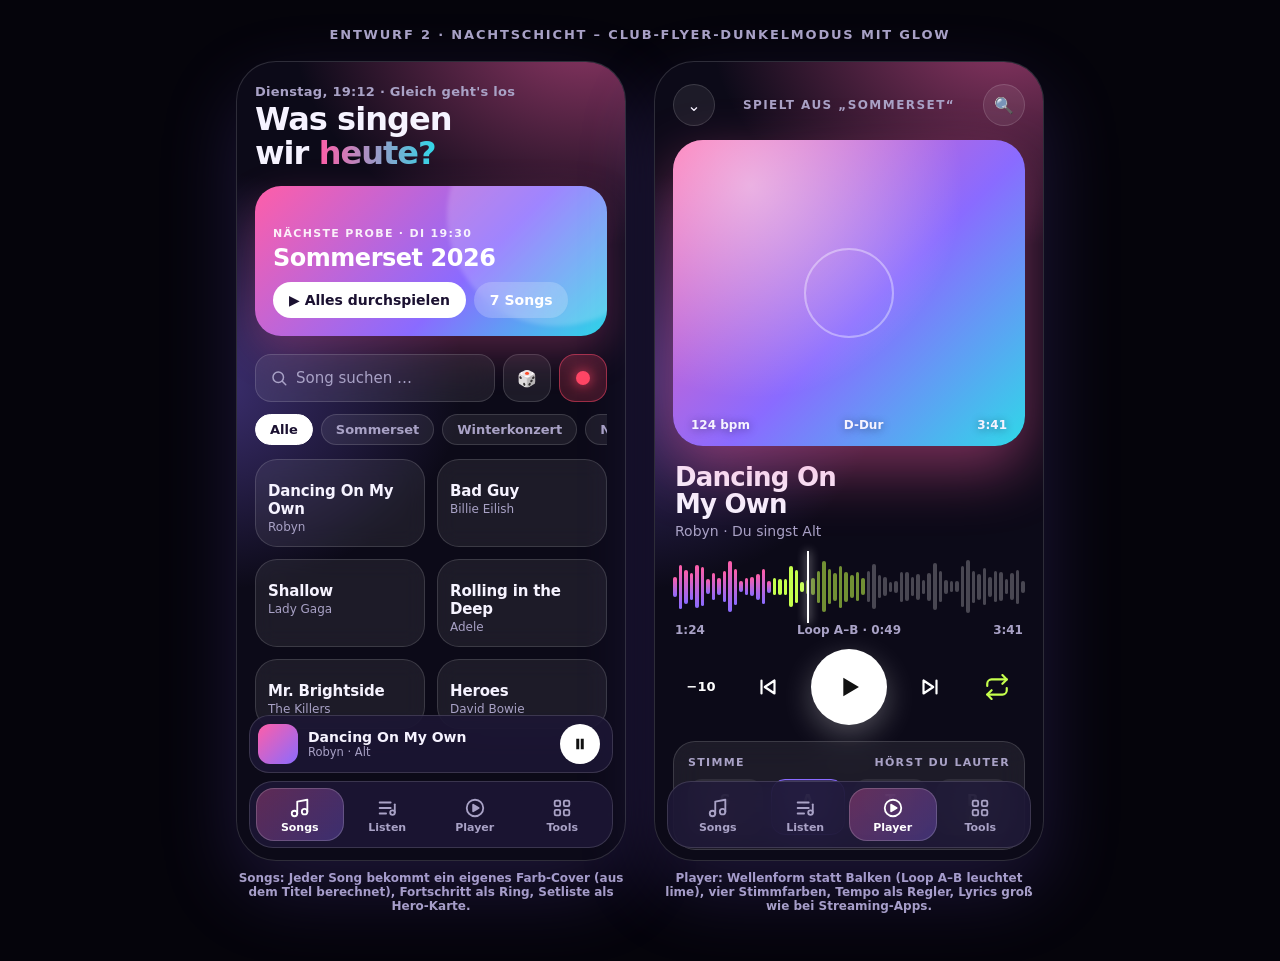
<file: docs/entwuerfe/2-nachtschicht.html>
<!doctype html>
<html lang="de">
<head>
<meta charset="utf-8">
<meta name="viewport" content="width=device-width, initial-scale=1">
<title>Entwurf 2 – Nachtschicht</title>
<style>
  :root {
    --bg: #0c0a18; --bg2: #151227; --glass: rgba(255,255,255,.07); --glass-line: rgba(255,255,255,.14);
    --text: #f6f3ff; --muted: #a9a2c6; --pink: #ff5ea8; --violet: #8a6bff; --cyan: #2fd8e8; --lime: #c6ff4d;
    --g: var(--pink); --g2: var(--violet);
    --font: "Inter", system-ui, -apple-system, "Segoe UI", Roboto, sans-serif;
  }
  * { box-sizing: border-box; margin: 0; }
  body { background: #05040b; color: var(--text); font-family: var(--font); padding: 24px 12px 48px; }
  h1.page { font: 700 13px/1 var(--font); letter-spacing: .14em; text-transform: uppercase; text-align: center; margin-bottom: 20px; color: var(--muted); }
  .stage { display: flex; gap: 28px; justify-content: center; flex-wrap: wrap; }
  .col { display: flex; flex-direction: column; align-items: center; }
  .phone { width: 390px; height: 800px; border-radius: 40px; background: var(--bg); border: 1px solid var(--glass-line); overflow: hidden; position: relative; display: flex; flex-direction: column; box-shadow: 0 30px 80px rgba(138,107,255,.18); }
  .glow { position: absolute; inset: 0; pointer-events: none; background:
      radial-gradient(420px 320px at 90% -5%, color-mix(in srgb, var(--g) 55%, transparent), transparent 70%),
      radial-gradient(380px 300px at -10% 40%, color-mix(in srgb, var(--g2) 40%, transparent), transparent 70%); }
  .scroll { flex: 1; overflow-y: auto; position: relative; padding: 22px 18px 130px; scrollbar-width: none; }
  .scroll::-webkit-scrollbar { display: none; }
  button { font: inherit; color: inherit; cursor: pointer; background: none; border: 0; }

  .hello { font-size: 13px; color: var(--muted); font-weight: 600; letter-spacing: .02em; }
  h1 { font-size: 32px; line-height: 1.05; letter-spacing: -.03em; margin: 4px 0 16px; font-weight: 800; }
  h1 em { font-style: normal; background: linear-gradient(90deg, var(--pink), var(--cyan)); -webkit-background-clip: text; background-clip: text; color: transparent; }

  .hero { border-radius: 26px; padding: 18px; position: relative; overflow: hidden; background: linear-gradient(135deg, #ff5ea8, #8a6bff 60%, #2fd8e8); color: #fff; min-height: 150px; display: flex; flex-direction: column; justify-content: flex-end; box-shadow: 0 16px 40px rgba(255,94,168,.28); }
  .hero::before { content: ""; position: absolute; width: 220px; height: 220px; border-radius: 50%; right: -60px; top: -80px; background: rgba(255,255,255,.18); filter: blur(2px); }
  .hero small { font-weight: 700; font-size: 11px; letter-spacing: .12em; text-transform: uppercase; opacity: .9; }
  .hero b { font-size: 24px; letter-spacing: -.02em; margin: 4px 0 10px; }
  .hero .btns { display: flex; gap: 8px; }
  .pillbtn { background: #fff; color: #1a1030; font-weight: 800; font-size: 14px; padding: 10px 16px; border-radius: 99px; }
  .pillbtn.ghost { background: rgba(255,255,255,.2); color: #fff; backdrop-filter: blur(10px); }

  .searchrow { display: flex; gap: 8px; margin: 18px 0 12px; }
  .search { flex: 1; min-width: 0; display: flex; gap: 8px; align-items: center; background: var(--glass); border: 1px solid var(--glass-line); border-radius: 16px; padding: 0 14px; backdrop-filter: blur(14px); }
  .search input { flex: 1; min-width: 0; background: none; border: 0; outline: 0; color: var(--text); font: 500 15px var(--font); padding: 13px 0; }
  .search input::placeholder { color: var(--muted); }
  .iconb { flex: none; width: 48px; height: 48px; border-radius: 16px; background: var(--glass); border: 1px solid var(--glass-line); display: grid; place-items: center; }
  .iconb.rec { background: rgba(255,70,100,.2); border-color: rgba(255,70,100,.5); } .iconb.rec i { width: 14px; height: 14px; border-radius: 50%; background: #ff4664; box-shadow: 0 0 14px #ff4664; }
  .chips { display: flex; gap: 8px; overflow-x: auto; padding-bottom: 14px; scrollbar-width: none; }
  .chip { flex: none; padding: 7px 14px; border-radius: 99px; background: var(--glass); border: 1px solid var(--glass-line); font-weight: 600; font-size: 13px; color: var(--muted); }
  .chip.on { background: #fff; color: #1a1030; border-color: #fff; }

  .grid { display: grid; grid-template-columns: 1fr 1fr; gap: 12px; }
  .card { border-radius: 22px; padding: 12px; text-align: left; background: var(--glass); border: 1px solid var(--glass-line); display: flex; flex-direction: column; gap: 10px; backdrop-filter: blur(10px); }
  .art { aspect-ratio: 1; border-radius: 16px; position: relative; overflow: hidden; }
  .art::after { content: ""; position: absolute; inset: 0; background: radial-gradient(circle at 25% 20%, rgba(255,255,255,.45), transparent 50%); }
  .ring { position: absolute; right: 8px; bottom: 8px; width: 34px; height: 34px; z-index: 2; }
  .ring svg { width: 34px; height: 34px; transform: rotate(-90deg); }
  .ring circle { fill: rgba(0,0,0,.35); stroke-width: 4; } .ring .tr { stroke: rgba(255,255,255,.3); fill: rgba(0,0,0,.35);} .ring .pr { stroke: #fff; fill: none; stroke-linecap: round; }
  .ring span { position: absolute; inset: 0; display: grid; place-items: center; font-size: 10px; font-weight: 800; }
  .card h3 { font-size: 15px; letter-spacing: -.01em; line-height: 1.2; }
  .card p { font-size: 12px; color: var(--muted); margin-top: 2px; }
  .live { position: absolute; left: 8px; top: 8px; z-index: 2; background: var(--lime); color: #111; font-size: 10px; font-weight: 900; padding: 3px 8px; border-radius: 99px; letter-spacing: .06em; }

  .dock { position: absolute; left: 12px; right: 12px; bottom: 12px; z-index: 5; display: grid; gap: 8px; }
  .mini { display: flex; align-items: center; gap: 10px; padding: 8px 12px 8px 8px; border-radius: 20px; background: rgba(30,24,56,.78); border: 1px solid var(--glass-line); backdrop-filter: blur(20px); }
  .mini .t { width: 40px; height: 40px; border-radius: 12px; background: linear-gradient(135deg, var(--pink), var(--violet)); }
  .mini b { flex: 1; font-size: 14px; } .mini small { display: block; color: var(--muted); font-weight: 500; font-size: 11.5px; }
  .mini button { width: 40px; height: 40px; border-radius: 50%; background: #fff; color: #111; display: grid; place-items: center; }
  .nav { display: flex; padding: 6px; border-radius: 24px; background: rgba(30,24,56,.82); border: 1px solid var(--glass-line); backdrop-filter: blur(20px); }
  .nav button { flex: 1; padding: 9px 0 7px; border-radius: 18px; font-size: 11px; font-weight: 700; color: var(--muted); display: grid; justify-items: center; gap: 2px; }
  .nav button.on { background: linear-gradient(135deg, rgba(255,94,168,.3), rgba(138,107,255,.3)); color: #fff; box-shadow: inset 0 0 0 1px rgba(255,255,255,.18); }
  .nav svg { width: 22px; height: 22px; fill: none; stroke: currentColor; stroke-width: 2; stroke-linecap: round; stroke-linejoin: round; }

  /* Player */
  .p-top { display: flex; align-items: center; justify-content: space-between; margin-bottom: 14px; }
  .p-top .iconb { width: 42px; height: 42px; border-radius: 50%; }
  .p-top span { font-size: 12px; font-weight: 700; letter-spacing: .12em; text-transform: uppercase; color: var(--muted); }
  .bigart { width: 100%; aspect-ratio: 1.15; border-radius: 30px; position: relative; overflow: hidden; background: linear-gradient(135deg, var(--pink), var(--violet) 55%, var(--cyan)); box-shadow: 0 24px 60px color-mix(in srgb, var(--pink) 45%, transparent); transition: transform .4s; }
  .bigart::before { content: ""; position: absolute; inset: -20%; background: radial-gradient(circle at 30% 25%, rgba(255,255,255,.5), transparent 45%); }
  .bigart .rings { position: absolute; inset: 0; display: grid; place-items: center; }
  .bigart .rings i { position: absolute; border-radius: 50%; border: 2px solid rgba(255,255,255,.35); animation: pulse 2.4s ease-out infinite; }
  .bigart .rings i:nth-child(1) { width: 90px; height: 90px; } .bigart .rings i:nth-child(2) { width: 90px; height: 90px; animation-delay: .8s; } .bigart .rings i:nth-child(3) { width: 90px; height: 90px; animation-delay: 1.6s; }
  .paused .rings i { animation-play-state: paused; opacity: .4; }
  @keyframes pulse { from { transform: scale(.6); opacity: .9; } to { transform: scale(3.2); opacity: 0; } }
  @media (prefers-reduced-motion: reduce) { .bigart .rings i { animation: none; } }
  .bigart .note { position: absolute; left: 18px; bottom: 14px; right: 18px; display: flex; justify-content: space-between; font-weight: 800; font-size: 12px; text-shadow: 0 1px 8px rgba(0,0,0,.4); }
  .titleblock { margin: 18px 2px 4px; display: flex; justify-content: space-between; align-items: flex-end; }
  .titleblock h2 { font-size: 26px; line-height: 1.05; letter-spacing: -.03em; font-weight: 800; }
  .titleblock p { color: var(--muted); font-size: 14px; margin-top: 4px; font-weight: 500; }

  .wave { margin: 16px 0 4px; height: 64px; display: flex; align-items: center; gap: 2px; position: relative; }
  .wave i { flex: 1; border-radius: 2px; background: rgba(255,255,255,.25); }
  .wave i.d { background: linear-gradient(var(--pink), var(--violet)); }
  .wave i.l { background: rgba(198,255,77,.55); }
  .wave i.d.l { background: var(--lime); }
  .wave .head { position: absolute; top: -4px; bottom: -4px; width: 2px; background: #fff; box-shadow: 0 0 10px #fff; left: 38%; }
  .wtimes { display: flex; justify-content: space-between; font-size: 12px; color: var(--muted); font-variant-numeric: tabular-nums; font-weight: 600; margin: 0 2px; }

  .ctrls { display: flex; align-items: center; justify-content: space-between; margin: 12px 4px 16px; }
  .cb { width: 48px; height: 48px; border-radius: 50%; display: grid; place-items: center; color: #fff; font-weight: 800; font-size: 13px; }
  .cb.on { color: var(--lime); }
  .cb svg { width: 26px; height: 26px; fill: none; stroke: currentColor; stroke-width: 2; stroke-linecap: round; stroke-linejoin: round; }
  .pbig { width: 76px; height: 76px; border-radius: 50%; background: #fff; color: #111; display: grid; place-items: center; box-shadow: 0 10px 30px rgba(255,255,255,.28); }
  .pbig svg { width: 34px; height: 34px; fill: #111; }

  .glass { border-radius: 22px; background: var(--glass); border: 1px solid var(--glass-line); backdrop-filter: blur(14px); padding: 14px; margin-bottom: 12px; }
  .glass h4 { font-size: 11px; letter-spacing: .12em; text-transform: uppercase; color: var(--muted); margin-bottom: 10px; font-weight: 700; display: flex; justify-content: space-between; }
  .vrow { display: grid; grid-template-columns: repeat(4, 1fr); gap: 8px; }
  .vrow button { padding: 12px 0; border-radius: 14px; background: rgba(255,255,255,.08); font-weight: 800; font-size: 15px; display: grid; justify-items: center; gap: 4px; border: 1px solid transparent; }
  .vrow button i { width: 8px; height: 8px; border-radius: 50%; background: var(--c); box-shadow: 0 0 10px var(--c); }
  .vrow button.on { background: color-mix(in srgb, var(--c) 28%, transparent); border-color: var(--c); }
  .slider { height: 6px; border-radius: 6px; background: rgba(255,255,255,.15); position: relative; margin: 8px 4px 4px; }
  .slider b { position: absolute; left: 0; width: 70%; top: 0; bottom: 0; background: linear-gradient(90deg, var(--violet), var(--cyan)); border-radius: 6px; }
  .slider u { position: absolute; left: 70%; top: -7px; width: 20px; height: 20px; border-radius: 50%; background: #fff; margin-left: -10px; }
  .ticks { display: flex; justify-content: space-between; font-size: 11px; color: var(--muted); font-weight: 600; }
  .seg { display: flex; background: rgba(255,255,255,.08); border-radius: 14px; padding: 4px; }
  .seg button { flex: 1; padding: 9px 0; border-radius: 11px; font-size: 13px; font-weight: 700; color: var(--muted); }
  .seg button.on { background: #fff; color: #111; }
  .lyric { font-size: 20px; line-height: 1.35; font-weight: 700; letter-spacing: -.01em; }
  .lyric span { color: rgba(255,255,255,.35); }
  .lyric .cur { color: #fff; }
  .cap { text-align: center; font: 600 12px var(--font); margin-top: 10px; color: var(--muted); max-width: 390px; }
</style>
</head>
<body>
<h1 class="page">Entwurf 2 · Nachtschicht – Club-Flyer-Dunkelmodus mit Glow</h1>
<div class="stage">

  <!-- ================= SONGS ================= -->
  <div class="col">
  <div class="phone">
    <div class="glow"></div>
    <div class="scroll">
      <div class="hello">Dienstag, 19:12 · Gleich geht's los</div>
      <h1>Was singen<br>wir <em>heute?</em></h1>

      <div class="hero">
        <small>Nächste Probe · Di 19:30</small>
        <b>Sommerset 2026</b>
        <div class="btns"><button class="pillbtn">▶ Alles durchspielen</button><button class="pillbtn ghost">7 Songs</button></div>
      </div>

      <div class="searchrow">
        <label class="search"><svg width="18" height="18" viewBox="0 0 24 24" fill="none" stroke="#a9a2c6" stroke-width="2" stroke-linecap="round"><circle cx="11" cy="11" r="7"/><path d="M21 21l-4.3-4.3"/></svg><input type="search" placeholder="Song suchen …" aria-label="Song suchen"></label>
        <button class="iconb" aria-label="Zufälliges Lied">🎲</button>
        <button class="iconb rec" aria-label="Aufnehmen"><i></i></button>
      </div>
      <div class="chips" id="chips"><button class="chip on">Alle</button><button class="chip">Sommerset</button><button class="chip">Winterkonzert</button><button class="chip">Neu</button><button class="chip">Warm-ups</button></div>

      <div class="grid" id="grid"></div>
    </div>
    <div class="dock">
      <div class="mini"><span class="t"></span><b>Dancing On My Own<small>Robyn · Alt</small></b><button aria-label="Pause"><svg width="18" height="18" viewBox="0 0 24 24" fill="#111"><path d="M7 5h4v14H7zM13 5h4v14h-4z"/></svg></button></div>
      <nav class="nav" aria-label="Hauptnavigation">
        <button class="on"><svg viewBox="0 0 24 24"><path d="M9 18V5l11-2v13"/><circle cx="6" cy="18" r="3"/><circle cx="17" cy="16" r="3"/></svg>Songs</button>
        <button><svg viewBox="0 0 24 24"><path d="M4 6h12M4 12h12M4 18h7"/><circle cx="18" cy="17" r="2.5"/><path d="M20.5 17V8"/></svg>Listen</button>
        <button><svg viewBox="0 0 24 24"><circle cx="12" cy="12" r="9"/><path d="M10 8.5v7l6-3.5z" fill="currentColor"/></svg>Player</button>
        <button><svg viewBox="0 0 24 24"><rect x="4" y="4" width="6" height="6" rx="1.5"/><rect x="14" y="4" width="6" height="6" rx="1.5"/><rect x="4" y="14" width="6" height="6" rx="1.5"/><rect x="14" y="14" width="6" height="6" rx="1.5"/></svg>Tools</button>
      </nav>
    </div>
  </div>
  <div class="cap">Songs: Jeder Song bekommt ein eigenes Farb-Cover (aus dem Titel berechnet), Fortschritt als Ring, Setliste als Hero-Karte.</div>
  </div>

  <!-- ================= PLAYER ================= -->
  <div class="col">
  <div class="phone paused" id="pp">
    <div class="glow"></div>
    <div class="scroll">
      <div class="p-top"><button class="iconb" aria-label="Zurück">⌄</button><span>Spielt aus „Sommerset“</span><button class="iconb" aria-label="Song online suchen">🔍</button></div>
      <div class="bigart"><div class="rings"><i></i><i></i><i></i></div><div class="note"><span>124 bpm</span><span>D-Dur</span><span>3:41</span></div></div>
      <div class="titleblock"><div><h2>Dancing On<br>My Own</h2><p>Robyn · Du singst Alt</p></div></div>

      <div class="wave" id="wave"><div class="head"></div></div>
      <div class="wtimes"><span>1:24</span><span>Loop A–B · 0:49</span><span>3:41</span></div>

      <div class="ctrls">
        <button class="cb" aria-label="10 s zurück">−10</button>
        <button class="cb" aria-label="Vorheriges"><svg viewBox="0 0 24 24"><path d="M6 6v12M18 6v12L9 12z"/></svg></button>
        <button class="pbig" id="play" aria-label="Abspielen"><svg viewBox="0 0 24 24" id="ico"><path d="M8 5.5v13l11-6.5z"/></svg></button>
        <button class="cb" aria-label="Nächstes"><svg viewBox="0 0 24 24"><path d="M18 6v12M6 6v12l9-6z"/></svg></button>
        <button class="cb on" aria-label="Loop"><svg viewBox="0 0 24 24"><polyline points="17 1 21 5 17 9"/><path d="M3 11V9a4 4 0 0 1 4-4h14"/><polyline points="7 23 3 19 7 15"/><path d="M21 13v2a4 4 0 0 1-4 4H3"/></svg></button>
      </div>

      <div class="glass"><h4>Stimme <span>hörst du lauter</span></h4>
        <div class="vrow" id="voices">
          <button style="--c:#ff5ea8">S<i></i></button><button class="on" style="--c:#8a6bff">A<i></i></button><button style="--c:#2fd8e8">T<i></i></button><button style="--c:#c6ff4d">B<i></i></button>
        </div>
      </div>
      <div class="glass"><h4>Tempo <span>85 %</span></h4>
        <div class="slider"><b></b><u></u></div><div class="ticks"><span>50</span><span>70</span><span>85</span><span>100 %</span></div>
      </div>
      <div class="glass"><div class="seg" id="seg"><button class="on" data-t="0">Lyrics</button><button data-t="1">Loops</button><button data-t="2">REC</button><button data-t="3">Notes</button></div>
        <div class="lyric" id="tabbody" style="margin-top:14px"></div>
      </div>
    </div>
    <div class="dock">
      <nav class="nav" aria-label="Hauptnavigation">
        <button><svg viewBox="0 0 24 24"><path d="M9 18V5l11-2v13"/><circle cx="6" cy="18" r="3"/><circle cx="17" cy="16" r="3"/></svg>Songs</button>
        <button><svg viewBox="0 0 24 24"><path d="M4 6h12M4 12h12M4 18h7"/><circle cx="18" cy="17" r="2.5"/><path d="M20.5 17V8"/></svg>Listen</button>
        <button class="on"><svg viewBox="0 0 24 24"><circle cx="12" cy="12" r="9"/><path d="M10 8.5v7l6-3.5z" fill="currentColor"/></svg>Player</button>
        <button><svg viewBox="0 0 24 24"><rect x="4" y="4" width="6" height="6" rx="1.5"/><rect x="14" y="4" width="6" height="6" rx="1.5"/><rect x="4" y="14" width="6" height="6" rx="1.5"/><rect x="14" y="14" width="6" height="6" rx="1.5"/></svg>Tools</button>
      </nav>
    </div>
  </div>
  <div class="cap">Player: Wellenform statt Balken (Loop A–B leuchtet lime), vier Stimmfarben, Tempo als Regler, Lyrics groß wie bei Streaming-Apps.</div>
  </div>
</div>

<script>
const songs = [
  ["Dancing On My Own","Robyn",["#ff5ea8","#8a6bff"],75,"LÄUFT"],
  ["Bad Guy","Billie Eilish",["#c6ff4d","#2fd8e8"],50],
  ["Shallow","Lady Gaga",["#2fd8e8","#3d6bff"],25],
  ["Rolling in the Deep","Adele",["#ffb347","#ff5e62"],100],
  ["Mr. Brightside","The Killers",["#ff5ea8","#ffb347"],50],
  ["Heroes","David Bowie",["#8a6bff","#2fd8e8"],0],
];
const ring = p => { const r = 13, c = 2*Math.PI*r; return `<span class="ring"><svg viewBox="0 0 34 34"><circle class="tr" cx="17" cy="17" r="${r}"/><circle class="pr" cx="17" cy="17" r="${r}" stroke-dasharray="${c}" stroke-dashoffset="${c*(1-p/100)}"/></svg><span>${p ? p : ""}</span></span>`; };
document.getElementById("grid").innerHTML = songs.map(s => `
  <button class="card"><div class="art" style="background:linear-gradient(135deg,${s[2][0]},${s[2][1]})">${s[4] ? `<span class="live">${s[4]}</span>` : ""}${ring(s[3])}</div>
  <div><h3>${s[0]}</h3><p>${s[1]}</p></div></button>`).join("");

const wave = document.getElementById("wave");
const head = wave.firstElementChild;
for (let i = 0; i < 64; i++) {
  const h = 10 + Math.abs(Math.sin(i * .5) * 22 + Math.sin(i * 1.7) * 14 + Math.cos(i * .23) * 10);
  const b = document.createElement("i");
  b.style.height = Math.min(h, 60) + "px";
  if (i < 24) b.classList.add("d");
  if (i >= 18 && i <= 34) b.classList.add("l");
  wave.insertBefore(b, head);
}
const tog = id => document.getElementById(id).addEventListener("click", e => { const b = e.target.closest("button"); if (!b) return; [...b.parentNode.children].forEach(x => x.classList.toggle("on", x === b)); });
tog("chips"); tog("voices");
const bodies = [
  `<span>Somebody said you got a new friend</span><br><span class="cur">Does she love you like I do?</span><br><span>Nobody'll ever love you like I do</span>`,
  `<div style="font-size:15px;font-weight:600">🔁 „Refrain“ 1:03–1:52<br>🔁 „Brücke“ 2:40–3:05<br><span style="color:#c6ff4d">+ Neuen Loop speichern</span></div>`,
  `<div style="font-size:15px;font-weight:600;color:#a9a2c6">Noch nichts aufgenommen. Hör das Playback und sing dich selbst ein.</div>`,
  `<div style="font-size:15px;font-weight:600">Alt-Einsatz nach dem Snare. Vor „own“ atmen.</div>`];
const tb = document.getElementById("tabbody"); tb.innerHTML = bodies[0];
document.getElementById("seg").addEventListener("click", e => { const b = e.target.closest("button"); if (!b) return; [...b.parentNode.children].forEach(x => x.classList.toggle("on", x === b)); tb.innerHTML = bodies[b.dataset.t]; });
document.getElementById("play").addEventListener("click", () => { const p = document.getElementById("pp").classList.toggle("paused"); document.getElementById("ico").innerHTML = p ? '<path d="M8 5.5v13l11-6.5z"/>' : '<path d="M7 5h4v14H7zM13 5h4v14h-4z"/>'; });
</script>
</body>
</html>
</file>
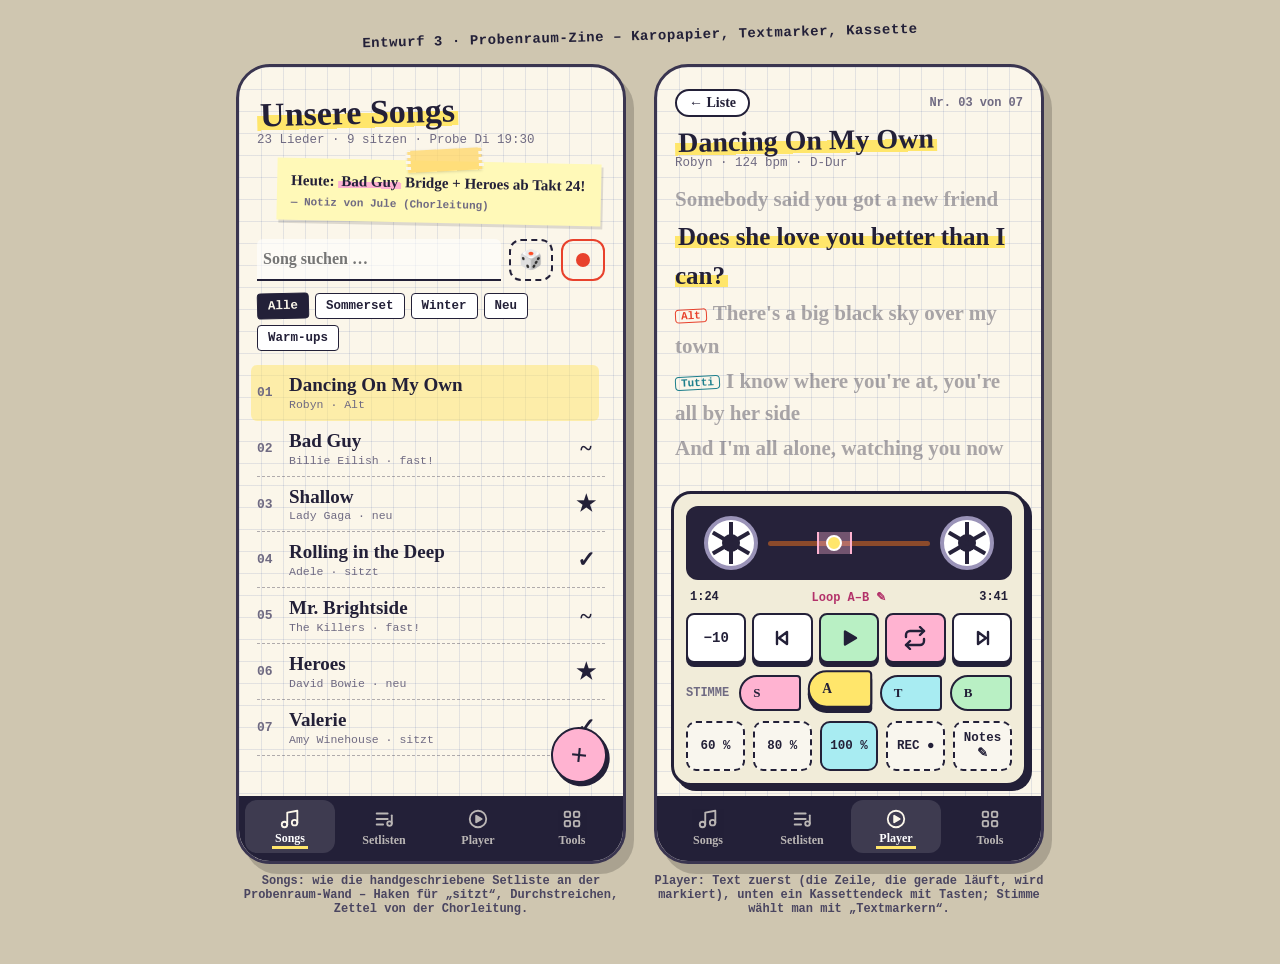
<file: docs/entwuerfe/3-probenraum-zine.html>
<!doctype html>
<html lang="de">
<head>
<meta charset="utf-8">
<meta name="viewport" content="width=device-width, initial-scale=1">
<title>Entwurf 3 – Probenraum-Zine</title>
<style>
  :root {
    --paper: #fbf6ea; --grid: rgba(60,90,160,.13); --ink: #232038; --muted: #6f6a82;
    --hl-y: #ffe66b; --hl-p: #ffb3d1; --hl-c: #a8ecf2; --hl-g: #b9f0c4; --red: #e8412c; --tape: rgba(255,214,102,.75);
    --hand: "Segoe Print", "Bradley Hand", "Chalkboard SE", "Comic Sans MS", "Marker Felt", cursive;
    --mono: ui-monospace, "SF Mono", Menlo, Consolas, monospace;
    --body: system-ui, -apple-system, "Segoe UI", Roboto, sans-serif;
  }
  * { box-sizing: border-box; margin: 0; }
  body { background: #cfc6b0; color: var(--ink); font-family: var(--body); padding: 24px 12px 48px; }
  h1.page { font: 700 14px var(--mono); text-align: center; margin-bottom: 20px; letter-spacing: .04em; }
  .stage { display: flex; gap: 28px; justify-content: center; flex-wrap: wrap; }
  .col { display: flex; flex-direction: column; align-items: center; }
  .phone { width: 390px; height: 800px; border-radius: 34px; background-color: var(--paper); background-image: linear-gradient(var(--grid) 1px, transparent 1px), linear-gradient(90deg, var(--grid) 1px, transparent 1px); background-size: 22px 22px; border: 3px solid #3a3550; overflow: hidden; position: relative; display: flex; flex-direction: column; box-shadow: 8px 10px 0 rgba(0,0,0,.18); }
  .scroll { flex: 1; overflow-y: auto; padding: 22px 18px 16px; position: relative; scrollbar-width: none; }
  .scroll::-webkit-scrollbar { display: none; }
  button { font: inherit; color: inherit; cursor: pointer; background: none; border: 0; }
  .hand { font-family: var(--hand); }
  .hl { background: linear-gradient(transparent 52%, var(--hl-y) 52% 92%, transparent 92%); padding: 0 3px; }
  .hl.p { background: linear-gradient(transparent 52%, var(--hl-p) 52% 92%, transparent 92%); }
  .hl.c { background: linear-gradient(transparent 52%, var(--hl-c) 52% 92%, transparent 92%); }
  .tape { position: absolute; width: 74px; height: 22px; background: var(--tape); box-shadow: 0 1px 3px rgba(0,0,0,.15); transform: rotate(-4deg); }
  .tape::before, .tape::after { content: ""; position: absolute; top: 0; bottom: 0; width: 5px; background: repeating-linear-gradient(0deg, transparent 0 3px, var(--paper) 3px 6px); }
  .tape::before { left: -2px; } .tape::after { right: -2px; }

  h1 { font: 700 34px/1.05 var(--hand); transform: rotate(-1.5deg); margin: 4px 0 4px; }
  .sub { font: 500 12.5px var(--mono); color: var(--muted); margin-bottom: 14px; }

  .note { background: #fff9b8; padding: 12px 14px 12px; position: relative; transform: rotate(1.2deg); box-shadow: 2px 3px 0 rgba(0,0,0,.12); margin: 10px 4px 16px 20px; font: 600 15px/1.35 var(--hand); }
  .note .tape { top: -12px; left: 40%; }
  .note small { display: block; font: 600 11px var(--mono); color: var(--muted); margin-top: 6px; }

  .search { display: flex; gap: 8px; margin-bottom: 12px; }
  .search input { flex: 1; min-width: 0; border: 0; border-bottom: 2.5px solid var(--ink); background: rgba(255,255,255,.6); padding: 11px 6px; font: 600 16px var(--hand); outline: 0; border-radius: 6px 6px 0 0; }
  .tool { width: 44px; border-radius: 12px; border: 2px dashed var(--ink); display: grid; place-items: center; font-size: 19px; }
  .tool.rec { border: 2px solid var(--red); color: var(--red); } .tool.rec i { width: 14px; height: 14px; border-radius: 50%; background: var(--red); }
  .chips { display: flex; gap: 6px; flex-wrap: wrap; margin-bottom: 14px; }
  .chip { font: 700 12.5px var(--mono); padding: 5px 10px; border: 1.8px solid var(--ink); border-radius: 4px; background: #fff; }
  .chip.on { background: var(--ink); color: var(--paper); transform: rotate(-1.5deg); }

  .setlist { list-style: none; padding: 0 0 70px; counter-reset: s; }
  .setlist li { counter-increment: s; }
  .song { display: flex; align-items: center; gap: 10px; width: 100%; text-align: left; padding: 9px 4px 9px 0; border-bottom: 1.5px dashed rgba(35,32,56,.35); }
  .song::before { content: counter(s, decimal-leading-zero); font: 700 13px var(--mono); color: var(--muted); width: 22px; flex: none; }
  .song .m { flex: 1; min-width: 0; }
  .song h3 { font: 700 19px/1.15 var(--hand); }
  .song p { font: 500 11.5px var(--mono); color: var(--muted); margin-top: 2px; }
  .song .st { flex: none; font: 700 22px var(--hand); line-height: 1; width: 30px; text-align: center; }
  .song.cur { background: rgba(255,230,107,.5); border-radius: 6px; border-bottom-color: transparent; padding-left: 6px; margin-left: -6px; }
    .bars { display: flex; gap: 2px; align-items: flex-end; height: 16px; }
  .bars i { width: 4px; background: var(--ink); animation: b .8s infinite alternate; } .bars i:nth-child(2){animation-delay:.25s} .bars i:nth-child(3){animation-delay:.5s}
  @keyframes b { from { height: 3px } to { height: 16px } }
  @media (prefers-reduced-motion: reduce) { .bars i { animation: none; height: 10px; } }

  .fab { position: absolute; right: 16px; bottom: 78px; z-index: 3; width: 56px; height: 56px; border-radius: 50%; background: var(--hl-p); border: 2.5px solid var(--ink); font: 700 30px var(--hand); box-shadow: 3px 3px 0 var(--ink); transform: rotate(6deg); }
  .nav { display: flex; background: var(--ink); color: var(--paper); position: relative; z-index: 4; padding: 4px 6px 8px; gap: 4px; }
  .nav button { flex: 1; padding: 8px 0 4px; display: grid; justify-items: center; gap: 1px; font: 700 12px var(--hand); opacity: .7; border-radius: 12px; }
  .nav button.on { opacity: 1; background: rgba(255,255,255,.12); }
  .nav button.on span { background: linear-gradient(transparent 55%, var(--hl-y) 55% 90%, transparent 90%); color: var(--paper); padding: 0 3px; color: #fff; }
  .nav button.on span { background: none; border-bottom: 3px solid var(--hl-y); }
  .nav svg { width: 22px; height: 22px; fill: none; stroke: currentColor; stroke-width: 2; stroke-linecap: round; stroke-linejoin: round; }

  /* Player */
  .ptop { display: flex; align-items: center; justify-content: space-between; margin-bottom: 4px; }
  .ptop button { font: 700 14px var(--hand); border: 2px solid var(--ink); border-radius: 99px; padding: 4px 12px; background: #fff; }
  .ptop span { font: 600 12px var(--mono); color: var(--muted); }
  .ptitle { font: 700 28px/1.05 var(--hand); transform: rotate(-1deg); margin: 8px 0 2px; }
  .partist { font: 500 12.5px var(--mono); color: var(--muted); }
  .lyrics { margin: 12px 0 8px; font: 700 21px/1.55 var(--hand); }
  .lyrics div { color: rgba(35,32,56,.38); padding: 1px 0; transition: all .2s; }
  .lyrics div.cur { color: var(--ink); font-size: 25px; }
  .lyrics div.cur span { background: linear-gradient(transparent 50%, var(--hl-y) 50% 92%, transparent 92%); padding: 0 3px; }
  .lyrics .mark { font: 700 11px var(--mono); color: var(--red); display: inline-block; border: 1.5px solid var(--red); border-radius: 4px; padding: 0 5px; transform: rotate(-3deg); margin-right: 6px; vertical-align: middle; }
  .lyrics .mark.k { color: #1d7f8c; border-color: #1d7f8c; }

  .deck { margin: 0 0 0; border: 3px solid var(--ink); border-radius: 20px; background: #f1ecd9; padding: 12px; box-shadow: 5px 5px 0 var(--ink); position: relative; }
  .reels { display: flex; justify-content: space-between; align-items: center; background: #26223a; border-radius: 12px; padding: 10px 18px; margin-bottom: 10px; position: relative; }
  .reel { width: 54px; height: 54px; border-radius: 50%; background: #fff; border: 4px solid #9a93b8; position: relative; animation: spin 3s linear infinite; }
  .reel::before { content: ""; position: absolute; inset: 14px; border-radius: 50%; background: #26223a; }
  .reel i { position: absolute; left: 50%; top: 2px; bottom: 2px; width: 4px; margin-left: -2px; background: #26223a; transform-origin: center; }
  .reel i:nth-child(2) { transform: rotate(60deg); } .reel i:nth-child(3) { transform: rotate(120deg); }
  .paused .reel { animation-play-state: paused; }
  @keyframes spin { to { transform: rotate(360deg); } }
  @media (prefers-reduced-motion: reduce) { .reel { animation: none; } }
  .tapeline { flex: 1; margin: 0 10px; height: 5px; background: #8b4a2b; border-radius: 3px; position: relative; }
  .tapeline u { position: absolute; left: 36%; top: -6px; width: 16px; height: 16px; border-radius: 50%; background: var(--hl-y); border: 2px solid #fff; }
  .tapeline em { position: absolute; left: 30%; width: 22%; top: -9px; height: 22px; background: rgba(255,179,209,.35); border-left: 2px solid var(--hl-p); border-right: 2px solid var(--hl-p); }
  .tm { display: flex; justify-content: space-between; font: 700 12px var(--mono); margin: 0 4px 8px; }
  .keys { display: grid; grid-template-columns: repeat(5, 1fr); gap: 6px; }
  .keys button { height: 50px; border: 2.5px solid var(--ink); border-radius: 8px; background: #fff; box-shadow: 0 4px 0 var(--ink); font: 700 14px var(--mono); display: grid; place-items: center; }
  .keys button:active { transform: translateY(3px); box-shadow: 0 1px 0 var(--ink); }
  .keys button.play { background: var(--hl-g); }
  .keys button.on { background: var(--hl-p); }
  .keys svg { width: 24px; height: 24px; fill: none; stroke: currentColor; stroke-width: 2.4; stroke-linecap: round; stroke-linejoin: round; }
  .keys .play svg { fill: currentColor; }

  .pens { display: flex; gap: 8px; margin-top: 12px; align-items: center; }
  .pens label { font: 700 12px var(--mono); color: var(--muted); margin-right: 2px; }
  .pen { height: 36px; flex: 1; border: 2px solid var(--ink); border-radius: 18px 4px 4px 18px; font: 700 13px var(--hand); text-align: left; padding: 0 0 0 12px; position: relative; background: var(--c); }
  .pen.on { transform: translateY(-4px) scale(1.04); box-shadow: 0 5px 0 var(--ink); }
  .tools { display: flex; gap: 8px; margin-top: 10px; }
  .tools button { flex: 1; border: 2px dashed var(--ink); border-radius: 10px; padding: 8px 0; font: 700 12.5px var(--mono); background: rgba(255,255,255,.55); }
  .tools button.on { border-style: solid; background: var(--hl-c); }
  .cap { text-align: center; font: 600 12px var(--mono); margin-top: 10px; color: #4a4560; max-width: 390px; }
</style>
</head>
<body>
<h1 class="page">Entwurf 3 · Probenraum-Zine – Karopapier, Textmarker, Kassette</h1>
<div class="stage">

  <!-- ================= SONGS ================= -->
  <div class="col">
  <div class="phone">
    <div class="scroll">
      <h1><span class="hl">Unsere Songs</span></h1>
      <div class="sub">23 Lieder · 9 sitzen · Probe Di 19:30</div>

      <div class="note"><div class="tape"></div>Heute: <span class="hl p">Bad Guy</span> Bridge + Heroes ab Takt 24!<small>— Notiz von Jule (Chorleitung)</small></div>

      <div class="search">
        <input type="search" placeholder="Song suchen …" aria-label="Song suchen">
        <button class="tool" aria-label="Zufälliges Lied">🎲</button>
        <button class="tool rec" aria-label="Aufnehmen"><i></i></button>
      </div>
      <div class="chips" id="chips"><button class="chip on">Alle</button><button class="chip">Sommerset</button><button class="chip">Winter</button><button class="chip">Neu</button><button class="chip">Warm-ups</button></div>

      <ul class="setlist" id="setlist"></ul>
    </div>
    <button class="fab" aria-label="Songs importieren">+</button>
    <nav class="nav" aria-label="Hauptnavigation">
      <button class="on"><svg viewBox="0 0 24 24"><path d="M9 18V5l11-2v13"/><circle cx="6" cy="18" r="3"/><circle cx="17" cy="16" r="3"/></svg><span>Songs</span></button>
      <button><svg viewBox="0 0 24 24"><path d="M4 6h12M4 12h12M4 18h7"/><circle cx="18" cy="17" r="2.5"/><path d="M20.5 17V8"/></svg><span>Setlisten</span></button>
      <button><svg viewBox="0 0 24 24"><circle cx="12" cy="12" r="9"/><path d="M10 8.5v7l6-3.5z" fill="currentColor"/></svg><span>Player</span></button>
      <button><svg viewBox="0 0 24 24"><rect x="4" y="4" width="6" height="6" rx="1.5"/><rect x="14" y="4" width="6" height="6" rx="1.5"/><rect x="4" y="14" width="6" height="6" rx="1.5"/><rect x="14" y="14" width="6" height="6" rx="1.5"/></svg><span>Tools</span></button>
    </nav>
  </div>
  <div class="cap">Songs: wie die handgeschriebene Setliste an der Probenraum-Wand – Haken für „sitzt“, Durchstreichen, Zettel von der Chorleitung.</div>
  </div>

  <!-- ================= PLAYER ================= -->
  <div class="col">
  <div class="phone paused" id="pp">
    <div class="scroll">
      <div class="ptop"><button>← Liste</button><span>Nr. 03 von 07</span></div>
      <div class="ptitle"><span class="hl">Dancing On My Own</span></div>
      <div class="partist">Robyn · 124 bpm · D-Dur</div>

      <div class="lyrics" id="lyrics">
        <div>Somebody said you got a new friend</div>
        <div class="cur"><span>Does she love you better than I can?</span></div>
        <div><span class="mark">Alt</span>There's a big black sky over my town</div>
        <div><span class="mark k">Tutti</span>I know where you're at, you're all by her side</div>
        <div>And I'm all alone, watching you now</div>
      </div>
    </div>

    <div style="padding: 0 14px 10px; position: relative; z-index: 3;">
      <div class="deck">
        <div class="reels"><div class="reel"><i></i><i></i><i></i></div><div class="tapeline"><em></em><u></u></div><div class="reel"><i></i><i></i><i></i></div></div>
        <div class="tm"><span>1:24</span><span style="color:#b3326a">Loop A–B ✎</span><span>3:41</span></div>
        <div class="keys">
          <button aria-label="10 Sekunden zurück">−10</button>
          <button aria-label="Zum Anfang"><svg viewBox="0 0 24 24"><path d="M6 6v12M8 12l8-6v12z"/></svg></button>
          <button class="play" id="play" aria-label="Abspielen"><svg viewBox="0 0 24 24" id="ico"><path d="M8 5.5v13l11-6.5z"/></svg></button>
          <button class="on" aria-label="Loop"><svg viewBox="0 0 24 24"><polyline points="17 1 21 5 17 9"/><path d="M3 11V9a4 4 0 0 1 4-4h14"/><polyline points="7 23 3 19 7 15"/><path d="M21 13v2a4 4 0 0 1-4 4H3"/></svg></button>
          <button aria-label="Nächstes Lied"><svg viewBox="0 0 24 24"><path d="M18 6v12M16 12L8 6v12z"/></svg></button>
        </div>
        <div class="pens" id="pens"><label>STIMME</label>
          <button class="pen" style="--c:var(--hl-p)">S</button><button class="pen on" style="--c:var(--hl-y)">A</button><button class="pen" style="--c:var(--hl-c)">T</button><button class="pen" style="--c:var(--hl-g)">B</button>
        </div>
        <div class="tools" id="tools"><button>60 %</button><button>80 %</button><button class="on">100 %</button><button>REC ●</button><button>Notes ✎</button></div>
      </div>
    </div>

    <nav class="nav" aria-label="Hauptnavigation">
      <button><svg viewBox="0 0 24 24"><path d="M9 18V5l11-2v13"/><circle cx="6" cy="18" r="3"/><circle cx="17" cy="16" r="3"/></svg><span>Songs</span></button>
      <button><svg viewBox="0 0 24 24"><path d="M4 6h12M4 12h12M4 18h7"/><circle cx="18" cy="17" r="2.5"/><path d="M20.5 17V8"/></svg><span>Setlisten</span></button>
      <button class="on"><svg viewBox="0 0 24 24"><circle cx="12" cy="12" r="9"/><path d="M10 8.5v7l6-3.5z" fill="currentColor"/></svg><span>Player</span></button>
      <button><svg viewBox="0 0 24 24"><rect x="4" y="4" width="6" height="6" rx="1.5"/><rect x="14" y="4" width="6" height="6" rx="1.5"/><rect x="4" y="14" width="6" height="6" rx="1.5"/><rect x="14" y="14" width="6" height="6" rx="1.5"/></svg><span>Tools</span></button>
    </nav>
  </div>
  <div class="cap">Player: Text zuerst (die Zeile, die gerade läuft, wird markiert), unten ein Kassettendeck mit Tasten; Stimme wählt man mit „Textmarkern“.</div>
  </div>
</div>

<script>
const songs = [
  ["Dancing On My Own","Robyn · Alt","✓","cur"],
  ["Bad Guy","Billie Eilish · fast!","~",""],
  ["Shallow","Lady Gaga · neu","★",""],
  ["Rolling in the Deep","Adele · sitzt","✓","done"],
  ["Mr. Brightside","The Killers · fast!","~",""],
  ["Heroes","David Bowie · neu","★",""],
  ["Valerie","Amy Winehouse · sitzt","✓","done"],
];
document.getElementById("setlist").innerHTML = songs.map(s => `<li><button class="song ${s[3]}"><span class="m"><h3>${s[0]}</h3><p>${s[1]}</p></span>${s[3]==='cur' ? '<span class="bars"><i></i><i></i><i></i></span>' : `<span class="st">${s[2]}</span>`}</button></li>`).join("");
const tog = (id, multi) => document.getElementById(id).addEventListener("click", e => { const b = e.target.closest("button"); if (!b) return; [...b.parentNode.querySelectorAll("button")].forEach(x => x.classList.toggle("on", x === b)); });
tog("chips"); tog("pens");
document.getElementById("tools").addEventListener("click", e => { const b = e.target.closest("button"); if (!b) return; const i = [...b.parentNode.children].indexOf(b); if (i < 3) [...b.parentNode.children].forEach((x, j) => j < 3 && x.classList.toggle("on", x === b)); else b.classList.toggle("on"); });
document.getElementById("play").addEventListener("click", () => { const p = document.getElementById("pp").classList.toggle("paused"); document.getElementById("ico").innerHTML = p ? '<path d="M8 5.5v13l11-6.5z"/>' : '<path d="M7 5h4v14H7zM13 5h4v14h-4z"/>'; });
</script>
</body>
</html>
</file>
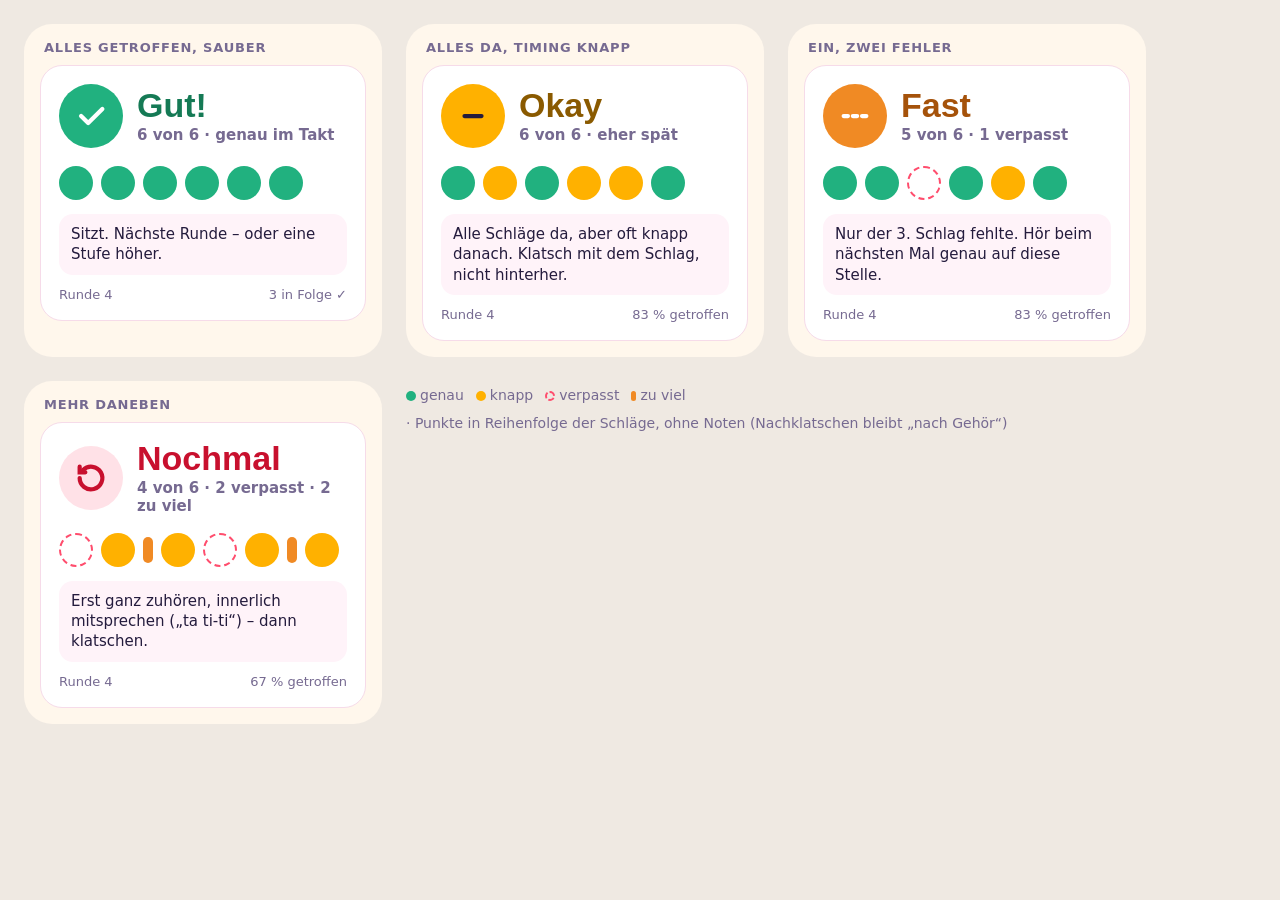
<file: docs/nachklatschen/entwurf.html>
<!doctype html><html lang="de"><head><meta charset="utf-8">
<!-- Bewusst kein Google-Fonts-Abruf (IP-Weitergabe, DSGVO): Baloo 2 nur, wenn lokal installiert; Bildvorlage siehe entwurf.png. -->
<style>
:root{--bg:#fff7ec;--surface:#fff;--text:#241b3d;--muted:#766a91;--line:#f6dbe9;--ok:#21b17f;--okfg:#157a55;--warn:#ffb100;--warnfg:#8a5a00;--orange:#f08a24;--danger:#ff4d6d;--dangerfg:#c8102e}
body{margin:0;background:#efe9e2;font-family:-apple-system,system-ui,sans-serif;color:var(--text);padding:24px;display:flex;gap:24px;flex-wrap:wrap}
.phone{width:358px;background:var(--bg);border-radius:28px;padding:16px;box-sizing:border-box}
.cap{font:700 13px system-ui;color:var(--muted);text-transform:uppercase;letter-spacing:.06em;margin:0 0 10px 4px}
.card{background:var(--surface);border:1px solid var(--line);border-radius:22px;padding:18px}
.verdict{display:flex;align-items:center;gap:14px}
.badge{width:64px;height:64px;border-radius:50%;display:flex;align-items:center;justify-content:center;flex:0 0 auto}
.badge svg{width:34px;height:34px}
.word{font:800 34px/1 'Baloo 2',sans-serif;margin:0}
.sub{margin:4px 0 0;font-size:15px;color:var(--muted);font-weight:600}
.dots{display:flex;gap:8px;margin:18px 0 6px;flex-wrap:wrap}
.d{width:34px;height:34px;border-radius:50%;display:flex;align-items:center;justify-content:center;font:700 12px system-ui}
.d.g{background:var(--ok)} .d.k{background:var(--warn)} .d.m{border:2.5px dashed var(--danger);box-sizing:border-box}
.d.x{background:var(--orange);width:10px;border-radius:5px;align-self:center;height:26px}
.legend{display:flex;gap:12px;font-size:12px;color:var(--muted);flex-wrap:wrap;margin-top:6px}
.legend i{display:inline-block;width:10px;height:10px;border-radius:50%;margin-right:4px;vertical-align:-1px}
.tip{margin:14px 0 0;padding:10px 12px;border-radius:14px;background:#fff3f9;font-size:15px;line-height:1.35}
.meta{display:flex;justify-content:space-between;margin-top:12px;font-size:13px;color:var(--muted)}
.gut .badge{background:var(--ok);color:#fff} .gut .word{color:var(--okfg)}
.okay .badge{background:var(--warn);color:var(--text)} .okay .word{color:var(--warnfg)}
.fast .badge{background:var(--orange);color:#fff} .fast .word{color:#a5520a}
.noch .badge{background:#ffe1e7;color:var(--dangerfg)} .noch .word{color:var(--dangerfg)}
</style></head><body>
<div class="phone"><p class="cap">Alles getroffen, sauber</p>
<div class="card gut"><div class="verdict"><span class="badge"><svg viewBox="0 0 24 24" fill="none" stroke="currentColor" stroke-width="3" stroke-linecap="round" stroke-linejoin="round"><path d="M5 12l5 5L20 7"/></svg></span><div><p class="word">Gut!</p><p class="sub">6 von 6 · genau im Takt</p></div></div>
<div class="dots"><span class="d g"></span><span class="d g"></span><span class="d g"></span><span class="d g"></span><span class="d g"></span><span class="d g"></span></div>
<p class="tip">Sitzt. Nächste Runde – oder eine Stufe höher.</p>
<div class="meta"><span>Runde 4</span><span>3 in Folge ✓</span></div></div></div>

<div class="phone"><p class="cap">Alles da, Timing knapp</p>
<div class="card okay"><div class="verdict"><span class="badge"><svg viewBox="0 0 24 24" fill="none" stroke="currentColor" stroke-width="3" stroke-linecap="round"><path d="M6 12h12"/></svg></span><div><p class="word">Okay</p><p class="sub">6 von 6 · eher spät</p></div></div>
<div class="dots"><span class="d g"></span><span class="d k"></span><span class="d g"></span><span class="d k"></span><span class="d k"></span><span class="d g"></span></div>
<p class="tip">Alle Schläge da, aber oft knapp danach. Klatsch mit dem Schlag, nicht hinterher.</p>
<div class="meta"><span>Runde 4</span><span>83 % getroffen</span></div></div></div>

<div class="phone"><p class="cap">Ein, zwei Fehler</p>
<div class="card fast"><div class="verdict"><span class="badge"><svg viewBox="0 0 24 24" fill="none" stroke="currentColor" stroke-width="3" stroke-linecap="round"><path d="M4 12h3M10.5 12h3M17 12h3"/></svg></span><div><p class="word">Fast</p><p class="sub">5 von 6 · 1 verpasst</p></div></div>
<div class="dots"><span class="d g"></span><span class="d g"></span><span class="d m"></span><span class="d g"></span><span class="d k"></span><span class="d g"></span></div>
<p class="tip">Nur der 3. Schlag fehlte. Hör beim nächsten Mal genau auf diese Stelle.</p>
<div class="meta"><span>Runde 4</span><span>83 % getroffen</span></div></div></div>

<div class="phone"><p class="cap">Mehr daneben</p>
<div class="card noch"><div class="verdict"><span class="badge"><svg viewBox="0 0 24 24" fill="none" stroke="currentColor" stroke-width="3" stroke-linecap="round"><path d="M4 12a8 8 0 1 0 2.4-5.7"/><path d="M4 4v4h4"/></svg></span><div><p class="word">Nochmal</p><p class="sub">4 von 6 · 2 verpasst · 2 zu viel</p></div></div>
<div class="dots"><span class="d m"></span><span class="d k"></span><span class="d x"></span><span class="d k"></span><span class="d m"></span><span class="d k"></span><span class="d x"></span><span class="d k"></span></div>
<p class="tip">Erst ganz zuhören, innerlich mitsprechen („ta ti-ti“) – dann klatschen.</p>
<div class="meta"><span>Runde 4</span><span>67 % getroffen</span></div></div></div>

<div class="phone" style="width:100%;max-width:760px;background:transparent;padding:0"><div class="legend" style="font-size:14px"><span><i style="background:var(--ok)"></i>genau</span><span><i style="background:var(--warn)"></i>knapp</span><span><i style="border:2px dashed var(--danger);box-sizing:border-box"></i>verpasst</span><span><i style="background:var(--orange);border-radius:3px;width:5px"></i>zu viel</span><span>· Punkte in Reihenfolge der Schläge, ohne Noten (Nachklatschen bleibt „nach Gehör“)</span></div></div>
</body></html>
</file>
<file: ueben.css>
/* ==========================================================================
   ueben.css — gemeinsame Designsprache „Konfetti B2“ der Übungsseiten
   (uebe-lab.html, licks.html, einsingen.html; Kopf/Fußleiste auch in
   metronom.html und piano.html). Grundlage: index.html :root und der
   Tools-Reiter (#view-tools). Die Werte stammen aus den Entwürfen
   (ARBEITSANWEISUNG-UEBUNGEN-REDESIGN.md, Abschnitt 3).

   Eingebunden per <link rel="stylesheet" href="./ueben.css"> NACH dem
   eigenen <style> der Seite: die Tokens hier gewinnen dann gegenüber den
   älteren Seitenwerten gleichen Namens. Die Akzentfarbe ist einstellbar;
   die Seiten übernehmen --accent, --accent-rgb und --accent-foreground aus
   der App (gleiche Herkunft). Darum hier nirgends feste Pink-Werte außer im
   Startzustand von :root.

   Steht in sw.js unter SHELL_OPTIONAL — jede Änderung braucht eine neue
   SW_VERSION.
   ========================================================================== */

/* Baloo 2 (Fett), dieselbe eingebettete Schrift wie index.html — die App
   lädt nichts aus dem Netz. Nur für Überschriften und Namen. */
@font-face {
  font-family: 'Baloo 2';
  font-style: normal;
  font-weight: 700;
  font-display: swap;
  src: url([data-uri]) format('woff2');
  unicode-range: U+0000-00FF, U+0131, U+0152-0153, U+02BB-02BC, U+02C6, U+02DA, U+02DC, U+0304, U+0308, U+0329, U+2000-206F, U+20AC, U+2122, U+2191, U+2193, U+2212, U+2215, U+FEFF, U+FFFD;
}

:root {
  --bg: #fff7ec;
  --surface: #ffffff;
  --surface-2: color-mix(in srgb, var(--accent) 6%, white);
  --line: color-mix(in srgb, var(--accent) 14%, white);
  --tint: color-mix(in srgb, var(--accent) 16%, white);
  --tint-line: color-mix(in srgb, var(--accent) 28%, white);
  /* Verbindungslinien (Stepper) und Linie der Gruppenüberschrift: etwas
     dunkler als --line, damit sie auf --bg sichtbar bleiben. */
  --rule: color-mix(in srgb, var(--accent) 12%, #e3d6df);
  --text: #241b3d;
  --muted: #766a91;      /* 4,66:1 auf --bg, 4,95:1 auf Weiß */
  --muted-2: #5e5277;    /* Nebentext auf getönten Flächen */
  --accent-foreground: #db0a73;
  --accent-ink: #241b3d; /* Text AUF der Akzentfläche */
  --accent-2: #33c9dc;
  --accent-3: #ffd23f;
  --ok: #21b17f;
  --ok-fg: #157a55;
  --ok-bg: #DDF5EA;
  /* Urteil einer Runde (Gut/Okay/Fast/Nochmal), Werte wie index.html.
     *-fg ≥ 4,5:1 auf Weiß; Flächen tragen Symbol + Wort. */
  --warn: #ffb100;
  --warn-fg: #8a5a00;    /* 5,9:1 auf Weiß */
  --fast: #f08a24;       /* Orange „Fast“; --text darauf 6,4:1 */
  --fast-fg: #a5520a;    /* 5,5:1 auf Weiß */
  --danger: #ff4d6d;
  --danger-fg: #c8102e;  /* 5,9:1 auf Weiß */
  --danger-bg: #ffe1e7;
  /* Farbcode: Cyan = Hören/Vorgabe, Gelb = Wiederholen/still. Immer mit
     Icon oder Text, nie nur Farbe. */
  --hear: #33c9dc;
  --hear-bg: #DDF5F8;
  --hear-line: #A9E4EC;
  --hear-fg: #0a6f7d;
  --rep-bg: #FFF3C4;
  --rep-line: #F4DE8C;
  --rep-fg: #6b4b00;
  --font: -apple-system, BlinkMacSystemFont, "Segoe UI", Roboto, sans-serif;
  --font-display: 'Baloo 2', var(--font);
}

body { background: var(--bg); }

/* Konfetti-Kreise wie in index.html: fest, scharf, hinter allem. Angedockte
   Leisten bekommen keinen eigenen deckenden Streifen, der sie abschneidet. */
body::before, body::after {
  content: '';
  position: fixed;
  border-radius: 50%;
  mix-blend-mode: multiply;
  opacity: .4;
  pointer-events: none;
  z-index: -1;
}
body::before { top: -70px; right: -60px; width: 220px; height: 220px; background: var(--accent-2); }
body::after { bottom: 40px; left: -130px; width: 380px; height: 380px; background: var(--accent-3); }

.visually-hidden {
  position: absolute !important; width: 1px; height: 1px; margin: -1px; padding: 0;
  overflow: hidden; clip: rect(0 0 0 0); white-space: nowrap; border: 0;
}

/* ---- Kopf: runder Zurück-Knopf, Überzeile, Titel, rechts „?“ und Zahnrad */
.k-head {
  flex: none; display: flex; align-items: center; gap: 10px;
  padding: max(12px, env(safe-area-inset-top)) 16px 8px;
}
.k-round {
  width: 44px; height: 44px; flex: none; margin: 0; padding: 0;
  border: 1px solid var(--line); border-radius: 50%;
  background: var(--surface); color: var(--muted);
  display: inline-flex; align-items: center; justify-content: center;
  font: inherit; font-weight: 700; font-size: 16px; line-height: 1;
}
.k-round svg { width: 22px; height: 22px; }
.k-round--help { width: 40px; height: 40px; }
/* 40 px sichtbar, Trefferfläche trotzdem 44 px */
.k-round--help { position: relative; }
.k-round--help::before { content: ''; position: absolute; inset: -2px; }
.k-round[aria-expanded="true"] { background: var(--accent); border-color: var(--accent); color: var(--accent-ink); }
.k-round:active { background: var(--surface-2); }
.k-titles { flex: 1 1 auto; min-width: 0; display: flex; flex-direction: column; }
.k-over {
  font-size: 11px; font-weight: 700; letter-spacing: .08em; text-transform: uppercase;
  color: var(--muted); line-height: 14px;
  overflow: hidden; text-overflow: ellipsis; white-space: nowrap;
}
.k-title {
  margin: 0; font-family: var(--font-display); font-weight: 700; font-size: 22px;
  line-height: 1.15; letter-spacing: 0; overflow-wrap: anywhere;
}
.k-actions { flex: none; display: flex; align-items: center; gap: 8px; }

/* ---- Gruppenüberschrift: 11 px Versalien + Linie bis zum Rand */
.k-group { display: flex; flex-direction: column; gap: 8px; }
.k-group-head {
  display: flex; align-items: center; gap: 8px; margin: 0 4px;
  font-size: 11px; font-weight: 700; letter-spacing: .08em; text-transform: uppercase;
  color: var(--muted); line-height: 14px;
}
.k-group-head::after { content: ''; flex: 1 1 auto; height: 1px; background: var(--rule); }

/* ---- Übersichtszeile: 52 px, Icon-Marke, Name, rechts Ring/Pille */
.k-list { display: flex; flex-direction: column; gap: 8px; }
.k-row {
  width: 100%; min-height: 52px; margin: 0; padding: 8px 12px;
  border: 1px solid var(--line); border-radius: 16px;
  background: var(--surface); color: var(--text);
  display: flex; align-items: center; gap: 10px; text-align: left; font: inherit;
}
.k-row:active { background: var(--surface-2); }
.k-row-icon {
  width: 36px; height: 36px; flex: none; border-radius: 50%;
  background: var(--line); color: var(--accent-foreground);
  display: flex; align-items: center; justify-content: center;
}
.k-row-icon svg { width: 20px; height: 20px; }
.k-row-name {
  flex: 1 1 auto; min-width: 0; font-family: var(--font-display); font-weight: 700;
  font-size: 15px; line-height: 1.2; overflow-wrap: anywhere;
}
.k-chev { flex: none; display: flex; color: var(--muted); }
.k-chev svg { width: 18px; height: 18px; }
/* „Heute wiederholen (n)“: gelb */
.k-row--repeat { background: var(--rep-bg); border-color: var(--rep-line); }
.k-row--repeat .k-row-icon { background: var(--rep-bg); color: var(--rep-fg); }
.k-row--repeat .k-chev { color: var(--rep-fg); }
.k-row--repeat:active { filter: brightness(.97); background: var(--rep-bg); }

/* ---- Stufen-Ring: 34 px, Zahl in der Mitte, Füllung --level (0…1) */
.k-ring { position: relative; width: 34px; height: 34px; flex: none; display: block; }
.k-ring svg { position: absolute; inset: 0; width: 34px; height: 34px; transform: rotate(-90deg); }
.k-ring circle { fill: none; stroke-width: 4; }
.k-ring .ring-bg { stroke: var(--line); }
.k-ring .ring-fg {
  stroke: var(--accent-foreground); stroke-linecap: round;
  stroke-dasharray: calc(var(--level, 0) * 87.96px) 87.96px;
}
.k-ring[data-level="0"] .ring-fg { stroke-opacity: 0; }
.k-ring b {
  position: absolute; inset: 0; display: flex; align-items: center; justify-content: center;
  font-size: 12px; font-weight: 700; font-variant-numeric: tabular-nums; color: var(--text);
}
.k-ring--sm, .k-ring--sm svg { width: 32px; height: 32px; }

/* ---- Pille / Tag */
.k-pill {
  flex: none; display: inline-flex; align-items: center; gap: 4px;
  padding: 2px 10px; border-radius: 999px;
  background: var(--line); color: var(--muted-2);
  font-size: 12px; font-weight: 700; line-height: 1.4; white-space: nowrap;
}
.k-pill svg { width: 14px; height: 14px; }
.k-pill--hear { background: var(--hear-bg); color: var(--hear-fg); }
.k-pill--ok { background: var(--ok-bg); color: var(--ok-fg); }
.k-pill--rep { background: var(--rep-bg); color: var(--rep-fg); }

/* ---- Hero-Karte (z. B. „Gemischt üben“): getönt, rundes Icon, Play */
.k-hero {
  width: 100%; margin: 0; padding: 12px 12px 12px 14px;
  border: 1px solid var(--tint-line); border-radius: 22px;
  background: var(--tint); color: var(--text);
  display: flex; align-items: center; gap: 12px; text-align: left; font: inherit;
}
.k-hero:active { filter: brightness(.98); }
.k-hero-icon {
  width: 40px; height: 40px; flex: none; border-radius: 50%;
  background: var(--surface); color: var(--accent-foreground);
  display: flex; align-items: center; justify-content: center;
}
.k-hero-icon svg { width: 22px; height: 22px; }
.k-hero-text { flex: 1 1 auto; min-width: 0; display: flex; flex-direction: column; }
.k-hero-over { font-size: 12px; font-weight: 700; color: var(--muted-2); line-height: 1.3; }
.k-hero-title {
  font-family: var(--font-display); font-weight: 700; font-size: 18px; line-height: 1.2;
  overflow-wrap: anywhere;
}

/* ---- Runde Knöpfe: Play (48) und groß (60) */
.k-play {
  width: 48px; height: 48px; flex: none; margin: 0; padding: 0; border: 0; border-radius: 50%;
  background: var(--accent); color: var(--accent-ink);
  display: inline-flex; align-items: center; justify-content: center;
}
.k-play svg { width: 22px; height: 22px; fill: currentColor; stroke: none; }
.k-play--lg { width: 60px; height: 60px; }
.k-play--lg svg { width: 26px; height: 26px; }
.k-play:disabled { opacity: .5; }

/* ---- Stepper: Punkte 22 px, nur der aktuelle Schritt beschriftet */
.k-stepper { display: flex; flex-direction: column; gap: 8px; }
.k-stepper ol { list-style: none; margin: 0; padding: 0 12px; display: flex; align-items: flex-start; }
.k-step { position: relative; flex: 1 1 0; min-width: 0; display: flex; justify-content: center; }
.k-step:not(:last-child)::after {
  content: ''; position: absolute; top: 10px; left: calc(50% + 16px); width: calc(100% - 32px);
  height: 3px; border-radius: 2px; background: var(--rule);
}
.k-step[data-state="done"]:not(:last-child)::after { background: var(--ok); }
.k-dot {
  width: 22px; height: 22px; flex: none; border-radius: 50%; box-sizing: border-box;
  background: var(--surface); border: 2px solid var(--rule); color: var(--ok-fg);
  display: flex; align-items: center; justify-content: center; padding: 0; margin: 0;
}
.k-dot svg { width: 13px; height: 13px; stroke-width: 3; }
.k-step[data-state="done"] .k-dot { background: var(--ok-bg); border-color: var(--ok); }
.k-step[data-state="now"] .k-dot {
  background: var(--accent); border-color: var(--accent);
  box-shadow: 0 0 0 4px rgba(var(--accent-rgb), .22);
}
/* Anklickbare Punkte: Trefferfläche 44 px, sichtbar bleibt der Punkt. */
button.k-dot { position: relative; cursor: pointer; }
button.k-dot::before { content: ''; position: absolute; inset: -11px; }
.k-step-label {
  margin: 0; text-align: center; font-family: var(--font-display); font-weight: 700;
  font-size: 16px; line-height: 1.2; color: var(--text);
}

/* ---- Fußleiste: schlank, halbtransparent, obere Linie, kein Streifen-
   Hintergrund über die Kreise hinaus */
.k-foot {
  flex: none; display: flex; align-items: center; gap: 10px;
  padding: 8px 16px max(10px, env(safe-area-inset-bottom));
  background: rgba(255, 255, 255, .7); border-top: 1px solid var(--line);
}
.k-tempo {
  flex: 1 1 auto; min-width: 0; height: 44px; display: flex; align-items: center;
  background: var(--surface); border: 1px solid var(--tint-line); border-radius: 999px;
}
.k-tempo button {
  width: 44px; height: 42px; flex: none; margin: 0; padding: 0; border: 0;
  background: transparent; color: var(--muted);
  display: flex; align-items: center; justify-content: center;
}
.k-tempo button svg { width: 18px; height: 18px; }
.k-tempo-val {
  flex: 1 1 auto; min-width: 0; display: flex; align-items: baseline; justify-content: center; gap: 4px;
}
.k-tempo-val b { font-family: var(--font-display); font-weight: 700; font-size: 22px; line-height: 1; font-variant-numeric: tabular-nums; }
.k-tempo-val small { font-size: 11px; font-weight: 700; color: var(--muted); }

/* ---- Breite Knöpfe: Hauptaktion (Pink), Hören (Cyan), neutral (Weiß) */
.k-btn {
  min-width: 0; height: 52px; margin: 0; padding: 0 20px; border: 0; border-radius: 999px;
  background: var(--accent); color: var(--accent-ink);
  display: inline-flex; align-items: center; justify-content: center; gap: 8px;
  font: inherit; font-weight: 700; font-size: 16px; line-height: 1.2; text-align: center;
}
.k-btn svg { width: 18px; height: 18px; }
.k-btn--hear { height: 46px; padding: 0 12px; font-size: 14px; background: var(--hear-bg); border: 1px solid var(--hear-line); color: var(--hear-fg); }
.k-btn--ghost { height: 46px; padding: 0 12px; font-size: 14px; background: var(--surface); border: 1px solid var(--tint-line); color: var(--text); }
.k-btn:disabled { opacity: .5; }

/* ---- Karten und Bühne */
.k-card { background: var(--surface); border: 1px solid var(--line); border-radius: 22px; padding: 12px; }
.k-stage { background: var(--tint); border: 1px solid var(--tint-line); border-radius: 24px; padding: 14px; }

@media (prefers-reduced-motion: reduce) {
  .k-row, .k-hero, .k-btn, .k-play, .k-round, .k-dot { transition: none !important; }
}

/* ---- Ergebnis nach dem Durchhalten (Klatsch-Grooves in uebe-lab.html und licks.html,
   holdResultHtml): Urteil, Takte, Muster/Gleichmäßig in Worten, ein Tipp, Verteilung
   mit Abspielknopf, Millisekunden unter „Details“. ---- */
.hr { display: flex; flex-direction: column; gap: 10px; }
.hr-head { display: flex; flex-direction: column; gap: 1px; }
.hr-what { font-family: var(--font-display); font-weight: 700; font-size: 20px; line-height: 1.15; color: var(--text); }
.hr-why { font-size: 13.5px; color: var(--muted-2); }
.hr-bars { display: grid; gap: 3px; }
.hr-bar { position: relative; height: 28px; border-radius: 7px; display: flex; align-items: center; justify-content: center; font-size: 11px; font-weight: 800; color: #173b2e; background: #9fdcc2; }
.hr-bar.is-err { background: #F4DE8C; color: #5a4500; }
.hr-bar.is-lost { background: #f3a9a9; color: #6e1020; }
.hr-bar.is-silent { background-image: repeating-linear-gradient(135deg, rgba(255,255,255,.6) 0 4px, transparent 4px 8px); }
.hr-bar i { position: absolute; top: -6px; right: -3px; width: 15px; height: 15px; border-radius: 50%; background: #a3162d; color: #fff; font-size: 10px; font-style: normal; display: grid; place-items: center; }
.hr-bar.is-now { outline: 3px solid var(--text); outline-offset: 1px; }
.hr-kpis { display: grid; grid-template-columns: 1fr 1fr; gap: 6px; }
.hr-kpi { display: flex; flex-direction: column; gap: 1px; padding: 8px 10px; border-radius: 16px; background: var(--surface); border: 2px solid #9fdcc2; min-width: 0; }
.hr-kpi.is-bad { border-color: #f3a9a9; }
.hr-kpi span { font-size: 11px; font-weight: 800; letter-spacing: .06em; text-transform: uppercase; color: var(--muted); }
.hr-kpi b { font-family: var(--font-display); font-weight: 700; font-size: 18px; line-height: 1.2; color: var(--text); }
.hr-kpi.is-bad b { color: #a3162d; }
.hr-scale { display: grid; grid-template-columns: repeat(3, 1fr); gap: 3px; margin-top: 4px; }
.hr-scale u { height: 7px; border-radius: 4px; background: var(--line); text-decoration: none; }
.hr-scale u.on { background: var(--ok); }
.hr-kpi.is-bad .hr-scale u.on { background: #e3b400; }
.hr-tip { margin: 0; padding: 9px 12px; border-radius: 14px; background: #d8eefb; color: #1d5f86; font-size: 14px; font-weight: 600; line-height: 1.4; }
.hr-tip small { display: block; margin-top: 3px; font-size: 12.5px; font-weight: 500; }
.hr-dist { position: relative; height: 104px; border-radius: 16px; background: var(--surface); overflow: hidden; }
.hr-band { position: absolute; top: 0; bottom: 20px; background: var(--ok-bg); }
.hr-axis { position: absolute; left: 8px; right: 8px; bottom: 20px; height: 2px; background: var(--rule); }
.hr-mid { position: absolute; left: 50%; top: 8px; bottom: 20px; width: 2px; margin-left: -1px; background: var(--muted); }
.hr-mean { position: absolute; top: 8px; bottom: 20px; border-left: 2px dashed #1d5f86; }
.hr-mean em { position: absolute; top: -4px; left: 4px; font-size: 10px; font-weight: 800; font-style: normal; color: #1d5f86; }
.hr-dot { position: absolute; width: 11px; height: 11px; margin-left: -5.5px; border-radius: 50%; border: 2px solid #fff; box-sizing: border-box; background: var(--ok); transition: transform .12s; }
.hr-dot.is-odd { background: #e3b400; }
.hr-dot.is-now { transform: scale(1.6); z-index: 1; }
.hr-lg { position: absolute; left: 10px; right: 10px; bottom: 2px; display: flex; justify-content: space-between; font-size: 11px; font-weight: 700; color: var(--muted); }
.hr-play { position: absolute; top: 6px; right: 6px; width: 40px; height: 40px; border-radius: 50%; border: none; background: var(--accent); color: var(--text); display: grid; place-items: center; cursor: pointer; z-index: 2; }
.hr-play svg { width: 18px; height: 18px; fill: currentColor; }
.hr-play::before { content: ''; position: absolute; inset: -4px; }
.hr-more { font-size: 13px; color: var(--muted-2); }
.hr-more summary { cursor: pointer; font-weight: 800; color: var(--text); }
.hr-more p { margin: 6px 0 0; }
.hr-grid { display: grid; grid-template-columns: repeat(5, minmax(0, 1fr)); gap: 4px; margin-top: 6px; text-align: center; font-size: 10.5px; font-weight: 700; }
.hr-grid b { display: block; font-family: var(--font-display); font-size: 17px; color: var(--text); font-variant-numeric: tabular-nums; }
@media (prefers-reduced-motion: reduce) { .hr-dot { transition: none; } }
</file>
